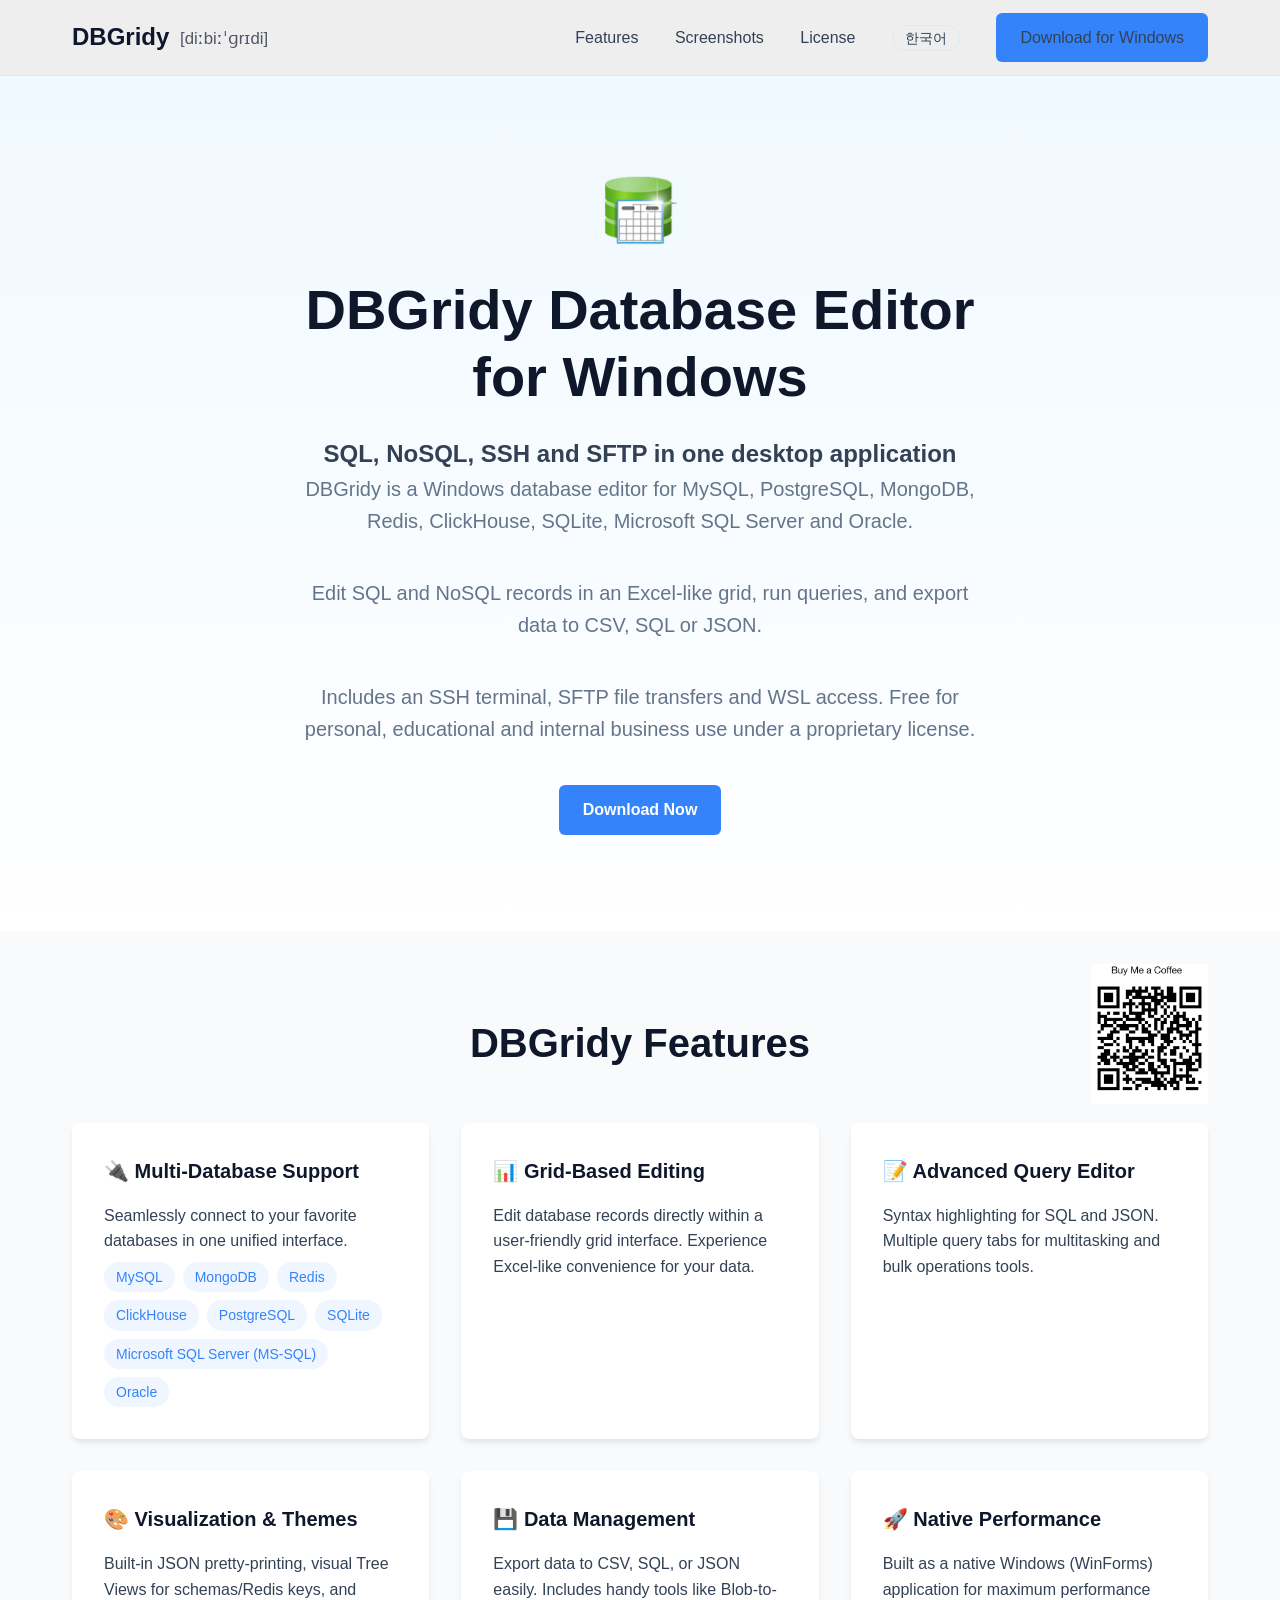
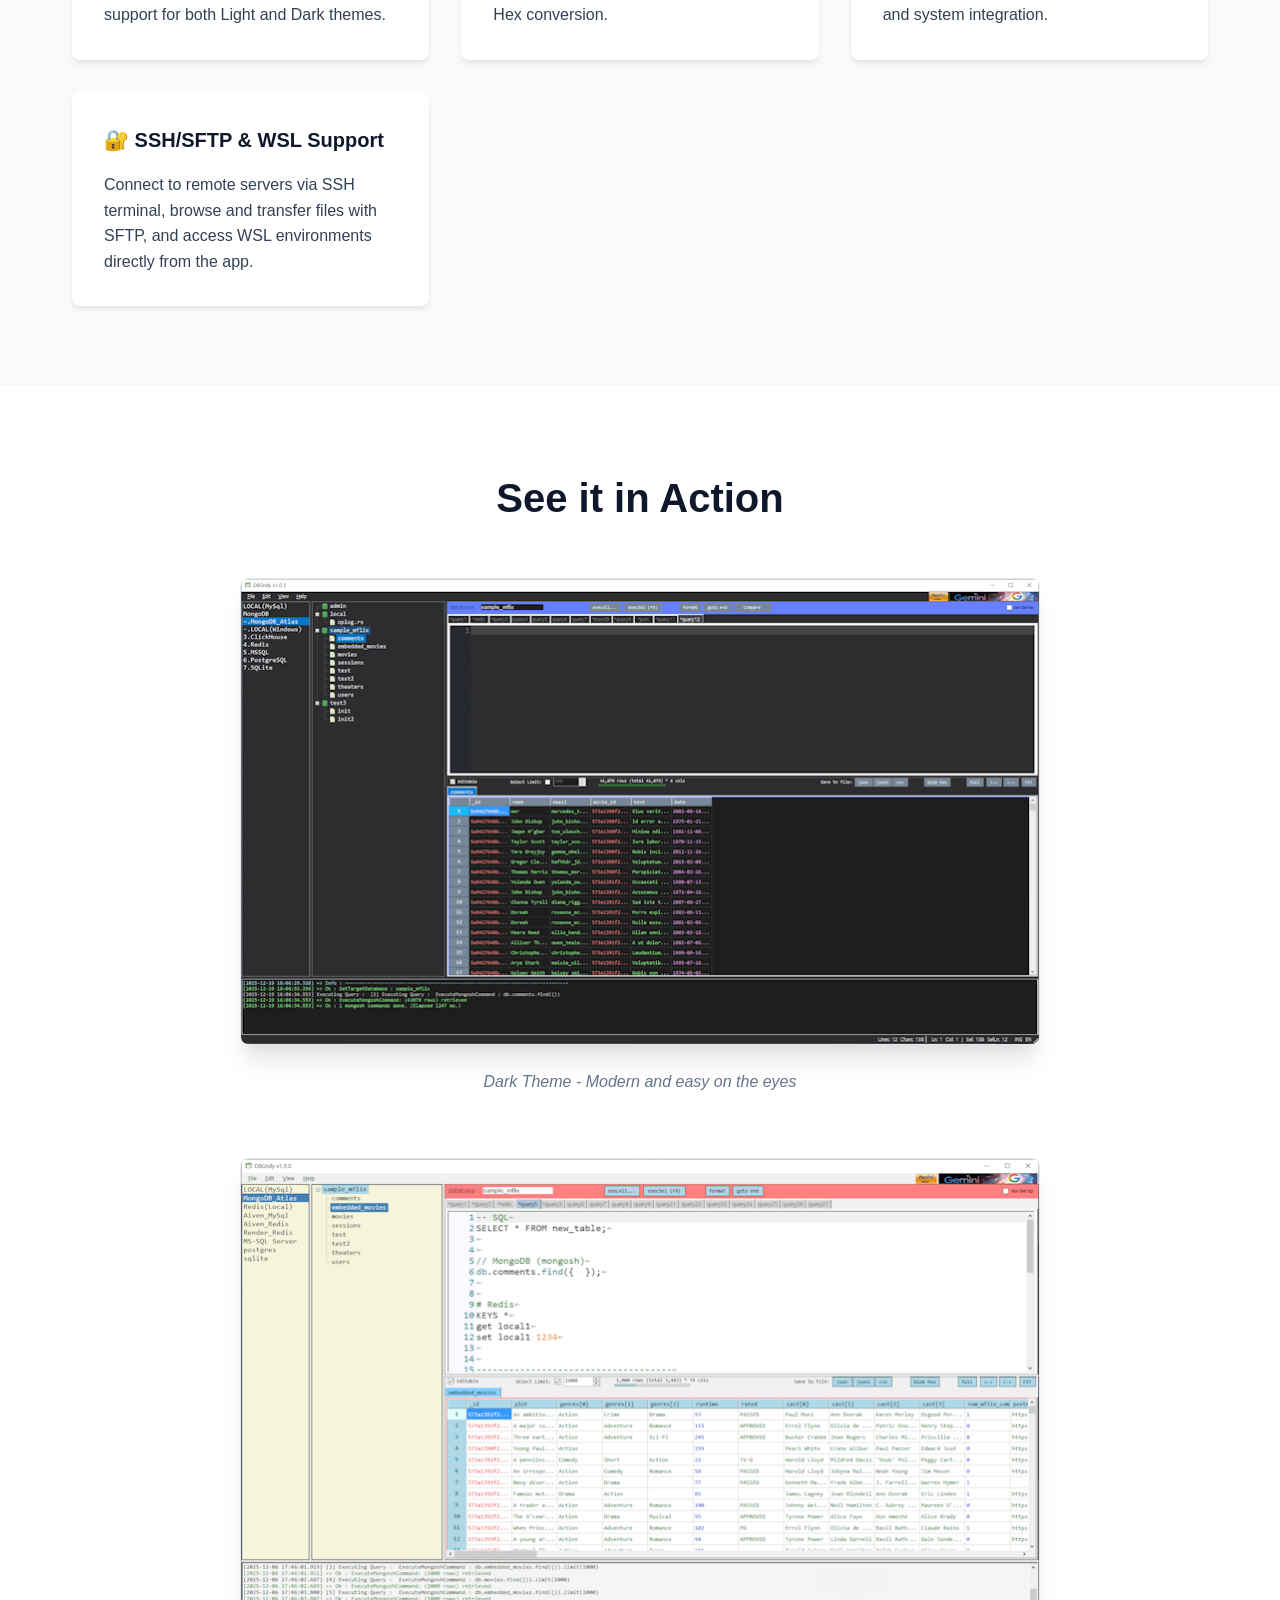
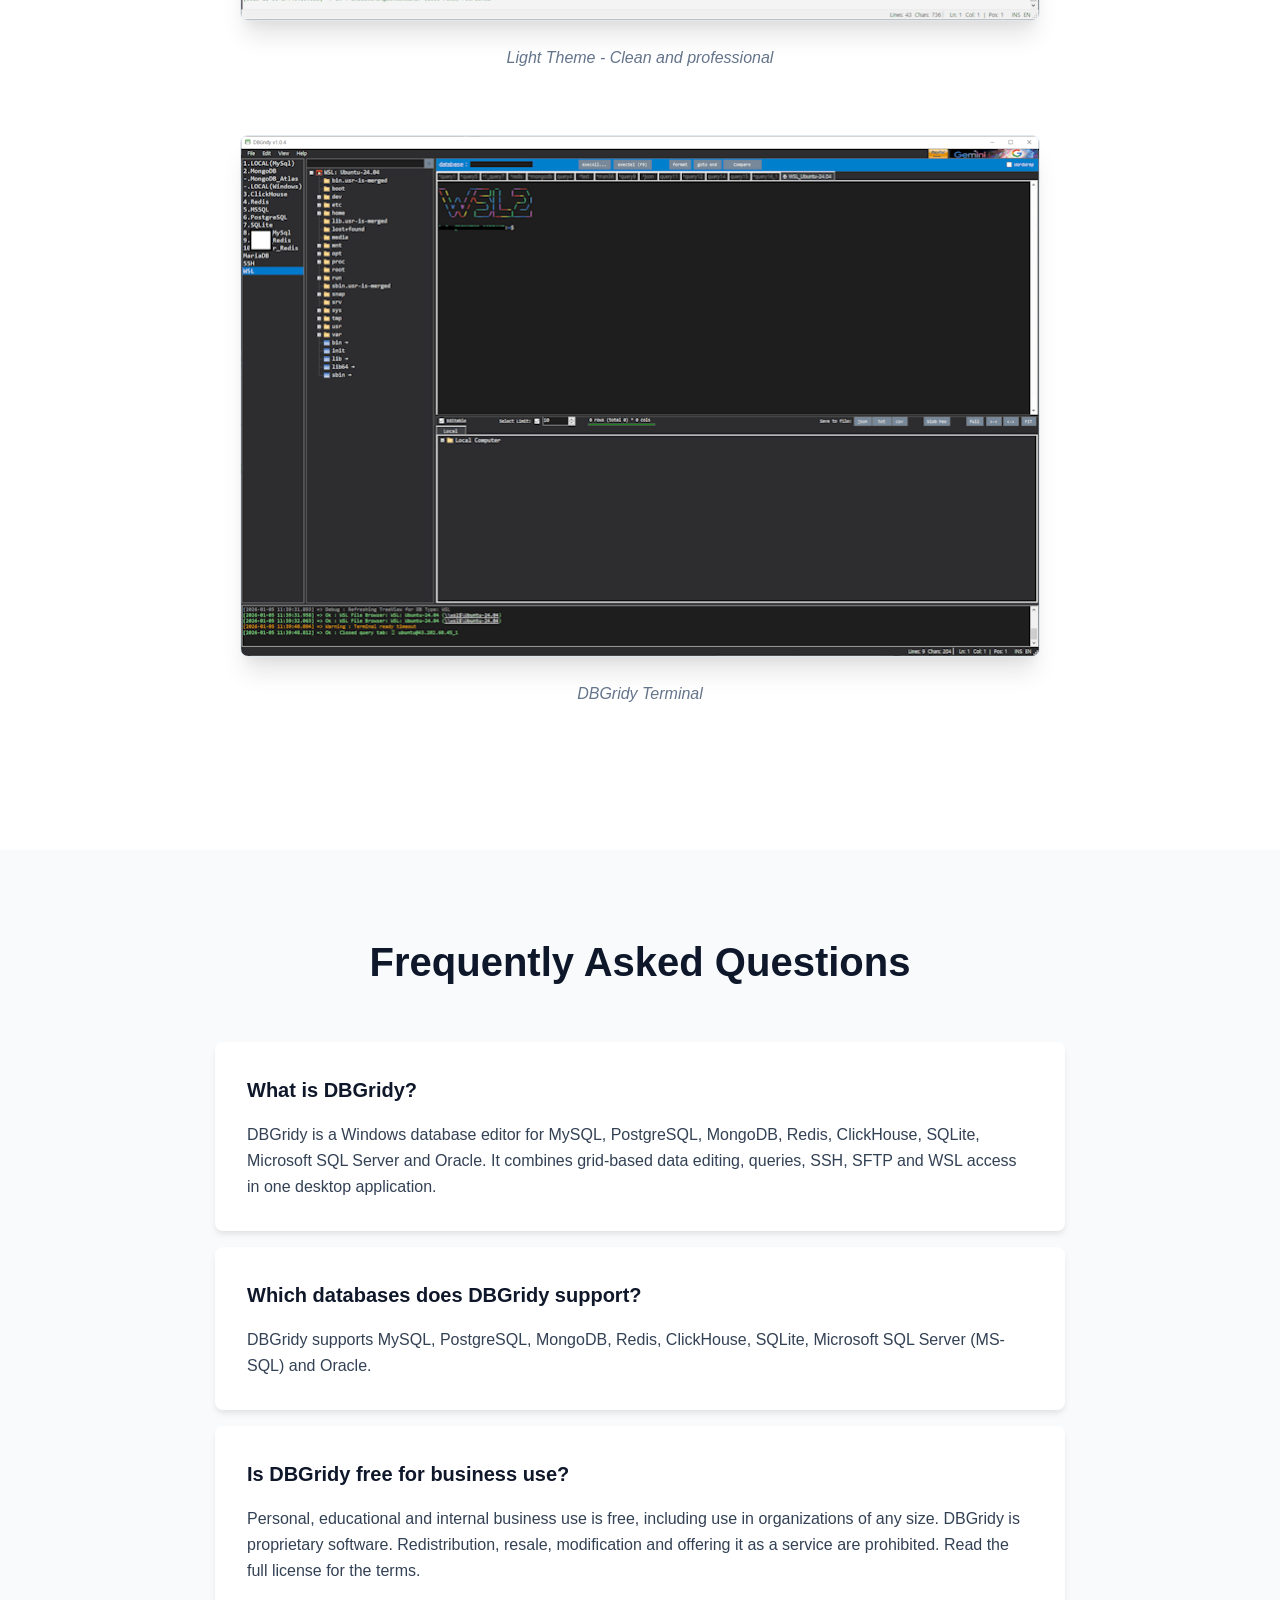
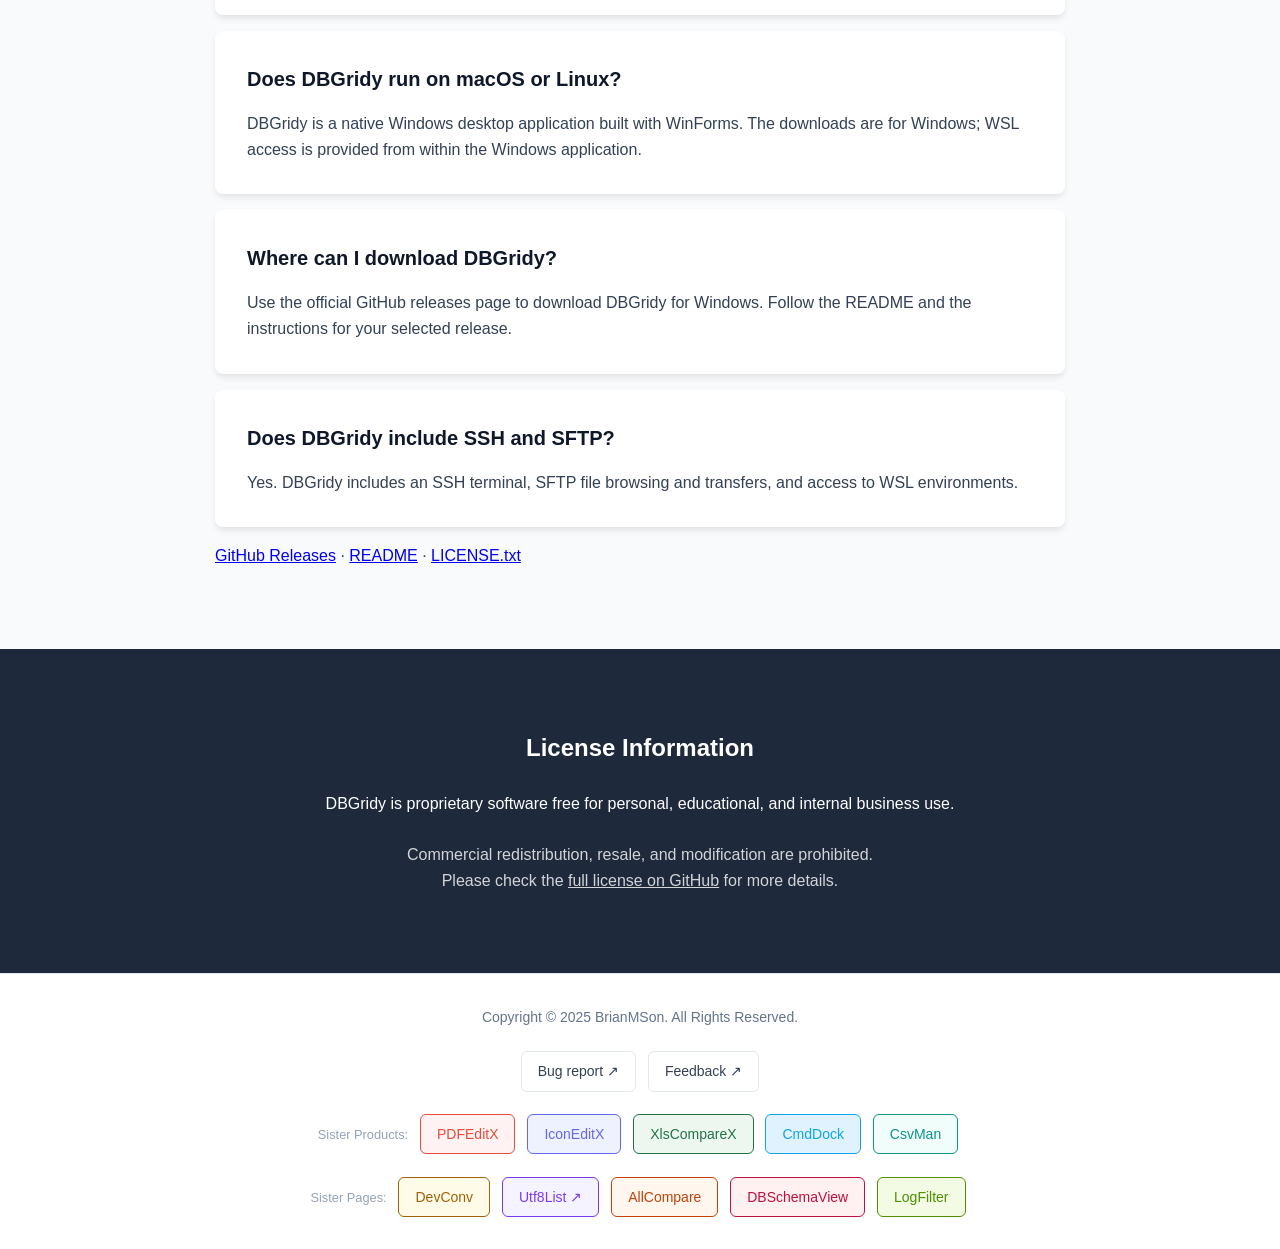
<file: index.html>
<!DOCTYPE html>
<html lang="en">
<head>
    <meta charset="UTF-8">
    <!-- Google tag (gtag.js) -->
    <script async src="https://www.googletagmanager.com/gtag/js?id=G-R4N5EPFZ1L"></script>
    <script>
      window.dataLayer = window.dataLayer || [];
      function gtag(){dataLayer.push(arguments);}
      gtag('js', new Date());

      gtag('config', 'G-R4N5EPFZ1L');
    </script>

    <!-- Google Tag Manager -->
    <script>(function(w,d,s,l,i){w[l]=w[l]||[];w[l].push({'gtm.start':
    new Date().getTime(),event:'gtm.js'});var f=d.getElementsByTagName(s)[0],
    j=d.createElement(s),dl=l!='dataLayer'?'&l='+l:'';j.async=true;j.src=
    'https://www.googletagmanager.com/gtm.js?id='+i+dl;f.parentNode.insertBefore(j,f);
    })(window,document,'script','dataLayer','GTM-PKTG3C6K');</script>
    <!-- End Google Tag Manager -->

    <meta name="viewport" content="width=device-width, initial-scale=1.0">
    <title>DBGridy | Windows Database Editor, SSH & SFTP Client</title>

    <link rel="icon" href="https://dbgridy.com/favicon-48.png">
    <link rel="shortcut icon" href="/favicon3.ico">

    <meta name="description" content="Edit SQL and NoSQL data in an Excel-like grid on Windows. DBGridy supports MySQL, PostgreSQL, MongoDB, Redis and more, with SSH, SFTP and WSL tools.">
    <meta name="robots" content="index, follow, max-image-preview:large">
    <link rel="canonical" href="https://dbgridy.com/">
    <link rel="alternate" hreflang="en" href="https://dbgridy.com/">
    <link rel="alternate" hreflang="ko" href="https://dbgridy.com/ko/">
    <link rel="alternate" hreflang="x-default" href="https://dbgridy.com/">

    <!-- Open Graph / Facebook -->
    <meta property="og:type" content="website">
    <meta property="og:site_name" content="DBGridy">
    <meta property="og:locale" content="en_US">
    <meta property="og:locale:alternate" content="ko_KR">
    <meta property="og:url" content="https://dbgridy.com/">
    <meta property="og:title" content="DBGridy | Windows Database Editor, SSH & SFTP Client">
    <meta property="og:description" content="Edit SQL and NoSQL data in an Excel-like grid on Windows. DBGridy supports MySQL, PostgreSQL, MongoDB, Redis and more, with SSH, SFTP and WSL tools.">
    <meta property="og:image" content="https://dbgridy.com/dbgridy-dark.png">
    <meta property="og:image:alt" content="DBGridy database editor with a dark theme">

    <!-- Twitter -->
    <meta property="twitter:card" content="summary_large_image">
    <meta property="twitter:url" content="https://dbgridy.com/">
    <meta property="twitter:title" content="DBGridy | Windows Database Editor, SSH & SFTP Client">
    <meta property="twitter:description" content="Edit SQL and NoSQL data in an Excel-like grid on Windows. DBGridy supports MySQL, PostgreSQL, MongoDB, Redis and more, with SSH, SFTP and WSL tools.">
    <meta property="twitter:image" content="https://dbgridy.com/dbgridy-dark.png">
    <meta property="twitter:image:alt" content="DBGridy database editor with a dark theme">

    <!-- Structured Data -->
    <script type="application/ld+json">
{
  "@context": "https://schema.org",
  "@graph": [
    {
      "@type": "WebSite",
      "@id": "https://dbgridy.com/#website",
      "url": "https://dbgridy.com/",
      "name": "DBGridy",
      "inLanguage": [
        "en",
        "ko"
      ]
    },
    {
      "@type": "WebPage",
      "@id": "https://dbgridy.com/#webpage",
      "url": "https://dbgridy.com/",
      "name": "DBGridy | Windows Database Editor, SSH & SFTP Client",
      "description": "Edit SQL and NoSQL data in an Excel-like grid on Windows. DBGridy supports MySQL, PostgreSQL, MongoDB, Redis and more, with SSH, SFTP and WSL tools.",
      "inLanguage": "en",
      "isPartOf": {
        "@id": "https://dbgridy.com/#website"
      },
      "about": {
        "@id": "https://dbgridy.com/#software"
      }
    },
    {
      "@type": "SoftwareApplication",
      "@id": "https://dbgridy.com/#software",
      "name": "DBGridy",
      "url": "https://dbgridy.com/",
      "operatingSystem": "Windows",
      "applicationCategory": "DeveloperApplication",
      "description": "DBGridy is a Windows database editor for MySQL, PostgreSQL, MongoDB, Redis, ClickHouse, SQLite, Microsoft SQL Server and Oracle.",
      "image": "https://dbgridy.com/dbgridy192.png",
      "screenshot": [
        "https://dbgridy.com/dbgridy-dark.png",
        "https://dbgridy.com/dbgridy-light.png",
        "https://dbgridy.com/terminal.png"
      ],
      "downloadUrl": "https://github.com/BrianMSon/DBGridy/releases",
      "license": "https://github.com/BrianMSon/DBGridy/blob/main/LICENSE.txt",
      "author": {
        "@type": "Person",
        "name": "BrianMSon",
        "url": "https://github.com/BrianMSon"
      },
      "offers": {
        "@type": "Offer",
        "price": "0",
        "priceCurrency": "USD",
        "url": "https://github.com/BrianMSon/DBGridy/releases"
      },
      "featureList": [
        "MySQL",
        "MongoDB",
        "Redis",
        "ClickHouse",
        "PostgreSQL",
        "SQLite",
        "Microsoft SQL Server",
        "Oracle",
        "Grid-based data editing",
        "SQL and JSON query editor",
        "CSV, SQL and JSON export",
        "SSH terminal",
        "SFTP",
        "WSL",
        "Light and dark themes"
      ]
    }
  ]
}
    </script>

    <style>
        :root {
            --primary-color: #3583fb;
            --secondary-color: #1e293b;
            --text-color: #334155;
            --light-bg: #f8fafc;
            --white: #ffffff;
            --gray: #eeeeee;
            --dark-text: #0f172a;
            --border-color: #e2e8f0;
        }

        * {
            margin: 0;
            padding: 0;
            box-sizing: border-box;
        }

        body {
            font-family: -apple-system, BlinkMacSystemFont, "Segoe UI", Roboto, Helvetica, Arial, sans-serif;
            line-height: 1.6;
            color: var(--text-color);
            background-color: var(--white);
        }

        body.lang-ko {
            font-family: "Pretendard", -apple-system, BlinkMacSystemFont, "Segoe UI", Roboto, Helvetica, Arial, sans-serif;
        }

        body.lang-ko .btn-primary {
            font-weight: 700;
            font-size: 1.05rem;
        }

        body.lang-ko .hero h1,
        body.lang-ko .hero p {
            word-break: keep-all;
        }

        header {
            background-color: var(--gray);
            border-bottom: 1px solid var(--border-color);
            position: sticky;
            top: 0;
            z-index: 100;
        }

        .container {
            max-width: 1200px;
            margin: 0 auto;
            padding: 0 2rem;
        }

        nav {
            display: flex;
            justify-content: space-between;
            align-items: center;
            padding-top: 0.8rem;
            padding-bottom: 0.8rem;
        }

        .logo {
            font-size: 1.5rem;
            font-weight: 800;
            color: var(--dark-text);
            text-decoration: none;
            cursor: pointer;
        }

        .phonetic {
            font-size: 0.7em;
            font-weight: 400;
            vertical-align: middle;
            opacity: 0.7;
            margin-left: 0.25rem;
        }

        .nav-links a {
            margin-left: 2rem;
            text-decoration: none;
            color: var(--text-color);
            font-weight: 500;
            transition: color 0.2s;
        }

        .nav-links a:hover {
            color: var(--primary-color);
        }

        .lang-switch {
            margin-left: 2rem;
            font-size: 0.9rem;
            border: 1px solid var(--border-color);
            padding: 0.25rem 0.75rem;
            border-radius: 20px;
            cursor: pointer;
        }

        .btn-primary {
            background-color: var(--primary-color);
            color: var(--white);
            padding: 0.75rem 1.5rem;
            border-radius: 6px;
            text-decoration: none;
            font-weight: 600;
            transition: background-color 0.2s;
            display: inline-block;
        }

        .btn-primary:hover {
            background-color: #1d5ee8;
        }

        /* Hero Section */
        .hero {
            padding: 6rem 0;
            text-align: center;
            background: linear-gradient(to bottom, #f0f9ff, #ffffff);
        }

        .hero h1 {
            font-size: 3.5rem;
            font-weight: 800;
            color: var(--dark-text);
            margin-bottom: 1.5rem;
            line-height: 1.2;
        }

        .hero p {
            font-size: 1.25rem;
            color: #64748b;
            max-width: 700px;
            margin: 0 auto 2.5rem;
        }

        .hero-icon {
            width: 80px;
            height: 80px;
            margin-bottom: 1.5rem;
            display: block;
            margin-left: auto;
            margin-right: auto;
        }

        /* Features Section */
        .features {
            padding: 5rem 0;
            background-color: var(--light-bg);
        }

        .section-title {
            text-align: center;
            font-size: 2.5rem;
            color: var(--dark-text);
            margin-bottom: 3rem;
        }

        .grid {
            display: grid;
            grid-template-columns: repeat(auto-fit, minmax(300px, 1fr));
            gap: 2rem;
        }

        .card {
            background: var(--white);
            padding: 2rem;
            border-radius: 8px;
            box-shadow: 0 4px 6px -1px rgba(0, 0, 0, 0.1);
            transition: transform 0.2s;
        }

        .card:hover {
            transform: translateY(-5px);
        }

        .card h3 {
            font-size: 1.25rem;
            margin-bottom: 1rem;
            color: var(--dark-text);
        }

        .db-list {
            list-style: none;
            display: flex;
            flex-wrap: wrap;
            gap: 0.5rem;
            margin-top: 0.5rem;
        }

        .db-tag {
            background: #eff6ff;
            color: var(--primary-color);
            padding: 0.25rem 0.75rem;
            border-radius: 15px;
            font-size: 0.875rem;
            font-weight: 500;
        }

        .buy-coffee-header {
            display: flex;
            justify-content: center;
            align-items: center;
            position: relative;
        }

        .buy-coffee-link {
            position: absolute;
            right: 0;
        }

        .buy-coffee-link img {
            height: 140px;
        }

        /* Screenshots Section */
        .screenshots {
            padding: 5rem 0;
        }

        .screenshot-container {
            text-align: center;
            margin-bottom: 4rem;
        }

        .screenshot-container img {
            max-width: 100%;
            height: auto;
            border-radius: 8px;
            box-shadow: 0 20px 25px -5px rgba(0, 0, 0, 0.1), 0 10px 10px -5px rgba(0, 0, 0, 0.04);
            border: 1px solid var(--border-color);
        }

        .screenshot-label {
            margin-top: 1rem;
            color: #64748b;
            font-style: italic;
        }

        /* License Section */
        .license-info {
            padding: 5rem 0;
            background-color: var(--secondary-color);
            color: var(--white);
            text-align: center;
        }

        .license-info h2 {
            color: var(--white);
            margin-bottom: 1.5rem;
        }

        .license-content {
            max-width: 800px;
            margin: 0 auto;
        }

        .license-content a {
            color: var(--white);
            text-decoration: underline;
        }

        .license-sub {
            opacity: 0.8;
        }

        .faq-list { max-width: 850px; margin: 0 auto; display: grid; gap: 1rem; }

        /* Footer */
        footer {
            padding: 2rem 0;
            border-top: 1px solid var(--border-color);
            text-align: center;
            color: #64748b;
            font-size: 0.875rem;
        }

        @media (max-width: 768px) {
            .buy-coffee-header {
                flex-direction: column;
            }

            .buy-coffee-link {
                position: static;
                margin-top: 1rem;
            }

            .hero h1 {
                font-size: 2.5rem;
            }

            .nav-links a:not(.lang-switch):not(.btn-primary) {
                display: none;
            }

            .nav-links {
                gap: 10px;
            }

            .nav-links a {
                margin-left: 0 !important;
            }

            .lang-switch {
                margin: 0;
                padding: 0.4rem 0.6rem;
            }

            .btn-primary {
                padding: 0.5rem 1rem;
                font-size: 0.9rem;
            }
        }

        .button-link {
            background-color: var(--white);
            border: 1px solid var(--border-color);
            color: var(--text-color);
            cursor: pointer;
            text-decoration: none;
            padding: 0.5rem 1rem;
            border-radius: 6px;
            font-size: 0.875rem;
            font-family: inherit;
            transition: all 0.2s ease;
            margin: 0 0.25rem;
            display: inline-block;
        }

        .button-link:hover {
            border-color: var(--primary-color);
            color: var(--primary-color);
            background-color: #f0f9ff;
        }
    </style>
</head>
<body class="lang-en">
    <!-- Google Tag Manager (noscript) -->
    <noscript><iframe src="https://www.googletagmanager.com/ns.html?id=GTM-PKTG3C6K"
    height="0" width="0" style="display:none;visibility:hidden"></iframe></noscript>
    <!-- End Google Tag Manager (noscript) -->

    <header>
        <div class="container">
            <nav>
                <a class="logo" href="/">DBGridy <span class="phonetic" data-i18n="phonetic">[diːbiːˈɡrɪdi]</span></a>
                <div class="nav-links">
                    <a href="#features" data-i18n="nav.features">Features</a>
                    <a href="#screenshots" data-i18n="nav.screenshots">Screenshots</a>
                    <a href="#license" data-i18n="nav.license">License</a>
                    <a href="/ko/" class="lang-switch" data-i18n="nav.langSwitch">한국어</a>
                    <a href="https://github.com/BrianMSon/DBGridy/releases" class="btn-primary" data-i18n="nav.download">Download for Windows</a>
                </div>
            </nav>
        </div>
    </header>

    <main>
    <section class="hero">
        <div class="container">
            <img width="192" height="192" src="/dbgridy192.png" alt="DBGridy Icon" class="hero-icon">
            <h1 data-i18n="hero.title">DBGridy Database Editor<br>for Windows</h1>
            <h2 data-i18n="hero.subtitle">SQL, NoSQL, SSH and SFTP in one desktop application</h2>
            <p data-i18n="hero.desc1">DBGridy is a Windows database editor for MySQL, PostgreSQL, MongoDB, Redis, ClickHouse, SQLite, Microsoft SQL Server and Oracle.</p>
            <p data-i18n="hero.desc2">Edit SQL and NoSQL records in an Excel-like grid, run queries, and export data to CSV, SQL or JSON.</p>
            <p data-i18n="hero.desc3">Includes an SSH terminal, SFTP file transfers and WSL access. Free for personal, educational and internal business use under a proprietary license.</p>
            <a href="https://github.com/BrianMSon/DBGridy/releases" class="btn-primary" data-i18n="hero.downloadBtn">Download Now</a>
        </div>
    </section>

    <section id="features" class="features">
        <div class="container">
            <h2 class="section-title buy-coffee-header">
                <span data-i18n="features.title">DBGridy Features</span>
                <a href="https://www.paypal.com/ncp/payment/YHJZY5GCV2ZAA" target="_blank" class="buy-coffee-link">
                    <img src="/buymeacoffee-brianmson.jpg" alt="Buy Me A Coffee">
                </a>
            </h2>
            <div class="grid">
                <div class="card">
                    <h3 data-i18n="features.multiDb.title">🔌 Multi-Database Support</h3>
                    <p data-i18n="features.multiDb.desc">Seamlessly connect to your favorite databases in one unified interface.</p>
                    <div class="db-list">
                        <span class="db-tag">MySQL</span>
                        <span class="db-tag">MongoDB</span>
                        <span class="db-tag">Redis</span>
                        <span class="db-tag">ClickHouse</span>
                        <span class="db-tag">PostgreSQL</span>
                        <span class="db-tag">SQLite</span>
                        <span class="db-tag">Microsoft SQL Server (MS-SQL)</span>
                        <span class="db-tag">Oracle</span>
                    </div>
                </div>

                <div class="card">
                    <h3 data-i18n="features.grid.title">📊 Grid-Based Editing</h3>
                    <p data-i18n="features.grid.desc">Edit database records directly within a user-friendly grid interface. Experience Excel-like convenience for your data.</p>
                </div>

                <div class="card">
                    <h3 data-i18n="features.query.title">📝 Advanced Query Editor</h3>
                    <p data-i18n="features.query.desc">Syntax highlighting for SQL and JSON. Multiple query tabs for multitasking and bulk operations tools.</p>
                </div>

                <div class="card">
                    <h3 data-i18n="features.visual.title">🎨 Visualization & Themes</h3>
                    <p data-i18n="features.visual.desc">Built-in JSON pretty-printing, visual Tree Views for schemas/Redis keys, and support for both Light and Dark themes.</p>
                </div>

                <div class="card">
                    <h3 data-i18n="features.data.title">💾 Data Management</h3>
                    <p data-i18n="features.data.desc">Export data to CSV, SQL, or JSON easily. Includes handy tools like Blob-to-Hex conversion.</p>
                </div>

                <div class="card">
                    <h3 data-i18n="features.native.title">🚀 Native Performance</h3>
                    <p data-i18n="features.native.desc">Built as a native Windows (WinForms) application for maximum performance and system integration.</p>
                </div>

                <div class="card">
                    <h3 data-i18n="features.ssh.title">🔐 SSH/SFTP & WSL Support</h3>
                    <p data-i18n="features.ssh.desc">Connect to remote servers via SSH terminal, browse and transfer files with SFTP, and access WSL environments directly from the app.</p>
                </div>
            </div>
        </div>
    </section>

    <section id="screenshots" class="screenshots">
        <div class="container">
            <h2 class="section-title" data-i18n="screenshots.title">See it in Action</h2>

            <div class="screenshot-container">
                <img width="800" height="466" loading="lazy" decoding="async" src="/dbgridy-dark.png" alt="DBGridy Dark Theme Interface">
                <p class="screenshot-label" data-i18n="screenshots.dark">Dark Theme - Modern and easy on the eyes</p>
            </div>

            <div class="screenshot-container">
                <img width="800" height="462" loading="lazy" decoding="async" src="/dbgridy-light.png" alt="DBGridy Light Theme Interface">
                <p class="screenshot-label" data-i18n="screenshots.light">Light Theme - Clean and professional</p>
            </div>

            <div class="screenshot-container">
                <img width="800" height="522" loading="lazy" decoding="async" src="/terminal.png" alt="DBGridy Terminal">
                <p class="screenshot-label">DBGridy Terminal</p>
            </div>
        </div>
    </section>

    <section id="faq" class="features">
        <div class="container">
            <h2 class="section-title" data-i18n="faq.title">Frequently Asked Questions</h2>
            <div class="faq-list">
                <article class="card">
                    <h3 data-i18n="faq.whatQ">What is DBGridy?</h3>
                    <p data-i18n="faq.whatA">DBGridy is a Windows database editor for MySQL, PostgreSQL, MongoDB, Redis, ClickHouse, SQLite, Microsoft SQL Server and Oracle. It combines grid-based data editing, queries, SSH, SFTP and WSL access in one desktop application.</p>
                </article>
                <article class="card">
                    <h3 data-i18n="faq.dbQ">Which databases does DBGridy support?</h3>
                    <p data-i18n="faq.dbA">DBGridy supports MySQL, PostgreSQL, MongoDB, Redis, ClickHouse, SQLite, Microsoft SQL Server (MS-SQL) and Oracle.</p>
                </article>
                <article class="card">
                    <h3 data-i18n="faq.freeQ">Is DBGridy free for business use?</h3>
                    <p data-i18n="faq.freeA">Personal, educational and internal business use is free, including use in organizations of any size. DBGridy is proprietary software. Redistribution, resale, modification and offering it as a service are prohibited. Read the full license for the terms.</p>
                </article>
                <article class="card">
                    <h3 data-i18n="faq.osQ">Does DBGridy run on macOS or Linux?</h3>
                    <p data-i18n="faq.osA">DBGridy is a native Windows desktop application built with WinForms. The downloads are for Windows; WSL access is provided from within the Windows application.</p>
                </article>
                <article class="card">
                    <h3 data-i18n="faq.downloadQ">Where can I download DBGridy?</h3>
                    <p data-i18n="faq.downloadA">Use the official GitHub releases page to download DBGridy for Windows. Follow the README and the instructions for your selected release.</p>
                </article>
                <article class="card">
                    <h3 data-i18n="faq.toolsQ">Does DBGridy include SSH and SFTP?</h3>
                    <p data-i18n="faq.toolsA">Yes. DBGridy includes an SSH terminal, SFTP file browsing and transfers, and access to WSL environments.</p>
                </article>
                <p><a href="https://github.com/BrianMSon/DBGridy/releases">GitHub Releases</a> · <a href="https://github.com/BrianMSon/DBGridy#readme">README</a> · <a href="https://github.com/BrianMSon/DBGridy/blob/main/LICENSE.txt">LICENSE.txt</a></p>
            </div>
        </div>
    </section>

    <section id="license" class="license-info">
        <div class="container">
            <h2 data-i18n="license.title">License Information</h2>
            <div class="license-content">
                <p data-i18n="license.desc">DBGridy is proprietary software free for personal, educational, and internal business use.</p>
                <br>
                <p class="license-sub" data-i18n-html="license.sub">Commercial redistribution, resale, and modification are prohibited.<br>Please check the <a href="https://github.com/BrianMSon/DBGridy/blob/main/LICENSE.txt" target="_blank">full license on GitHub</a> for more details.</p>
            </div>
        </div>
    </section>

    </main>

    <footer>
        <div class="container">
            <p>
                Copyright © 2025 BrianMSon. All Rights Reserved.
                <br><br>
                <a href="https://github.com/BrianMSon/DBGridy/issues" target="_blank" rel="noopener" class="button-link" data-i18n="footer.bugReport">Bug report <span aria-hidden='true'>↗</span></a>
                <a href="https://github.com/BrianMSon/DBGridy/discussions" target="_blank" rel="noopener" class="button-link" data-i18n="footer.feedback">Feedback <span aria-hidden='true'>↗</span></a>
                <br><br>
                <span style="color: #94a3b8; font-size: 0.8rem;" data-i18n="footer.sisterProduct">Sister Products:</span>
                <a href="/pdfeditx/" class="button-link" style="margin-left: 0.5rem; border-color: #e74c3c; color: #e74c3c; background-color: #fef2f2;">PDFEditX</a>
                <a href="/iconeditx/" class="button-link" style="border-color: #6366f1; color: #6366f1; background-color: #eef2ff;">IconEditX</a>
                <a href="/xlscomparex/" class="button-link" style="border-color: #217346; color: #217346; background-color: #edf7f0;">XlsCompareX</a>
                <a href="/cmddock/" class="button-link" style="border-color: #0ea5e9; color: #0ea5e9; background-color: #e0f2fe;">CmdDock</a>
                <a href="/csvman/" class="button-link" style="border-color: #0d9488; color: #0d9488; background-color: #f0fdfa;">CsvMan</a>
                <br><br>
                <span style="color: #94a3b8; font-size: 0.8rem;" data-i18n="footer.sisterPage">Sister Pages:</span>
                <a href="/devconv/" class="button-link" style="margin-left: 0.5rem; border-color: #a16207; color: #a16207; background-color: #fefce8;">DevConv</a>
                <a href="https://brianmson.github.io/utf8-character-list/" target="_blank" rel="noopener" class="button-link" style="border-color: #7c3aed; color: #7c3aed; background-color: #f5f3ff;">Utf8List <span aria-hidden="true">↗</span></a>
                <a href="/allcompare/" class="button-link" style="border-color: #c2410c; color: #c2410c; background-color: #fff7ed;">AllCompare</a>
                <a href="/dbschemaview/" class="button-link" style="border-color: #be123c; color: #be123c; background-color: #fff1f2;">DBSchemaView</a>
                <a href="/logfilter/" class="button-link" style="border-color: #4e9000; color: #4e9000; background-color: #f3fbe4;">LogFilter</a>
            </p>
        </div>
    </footer>

</body>
</html>
</file>
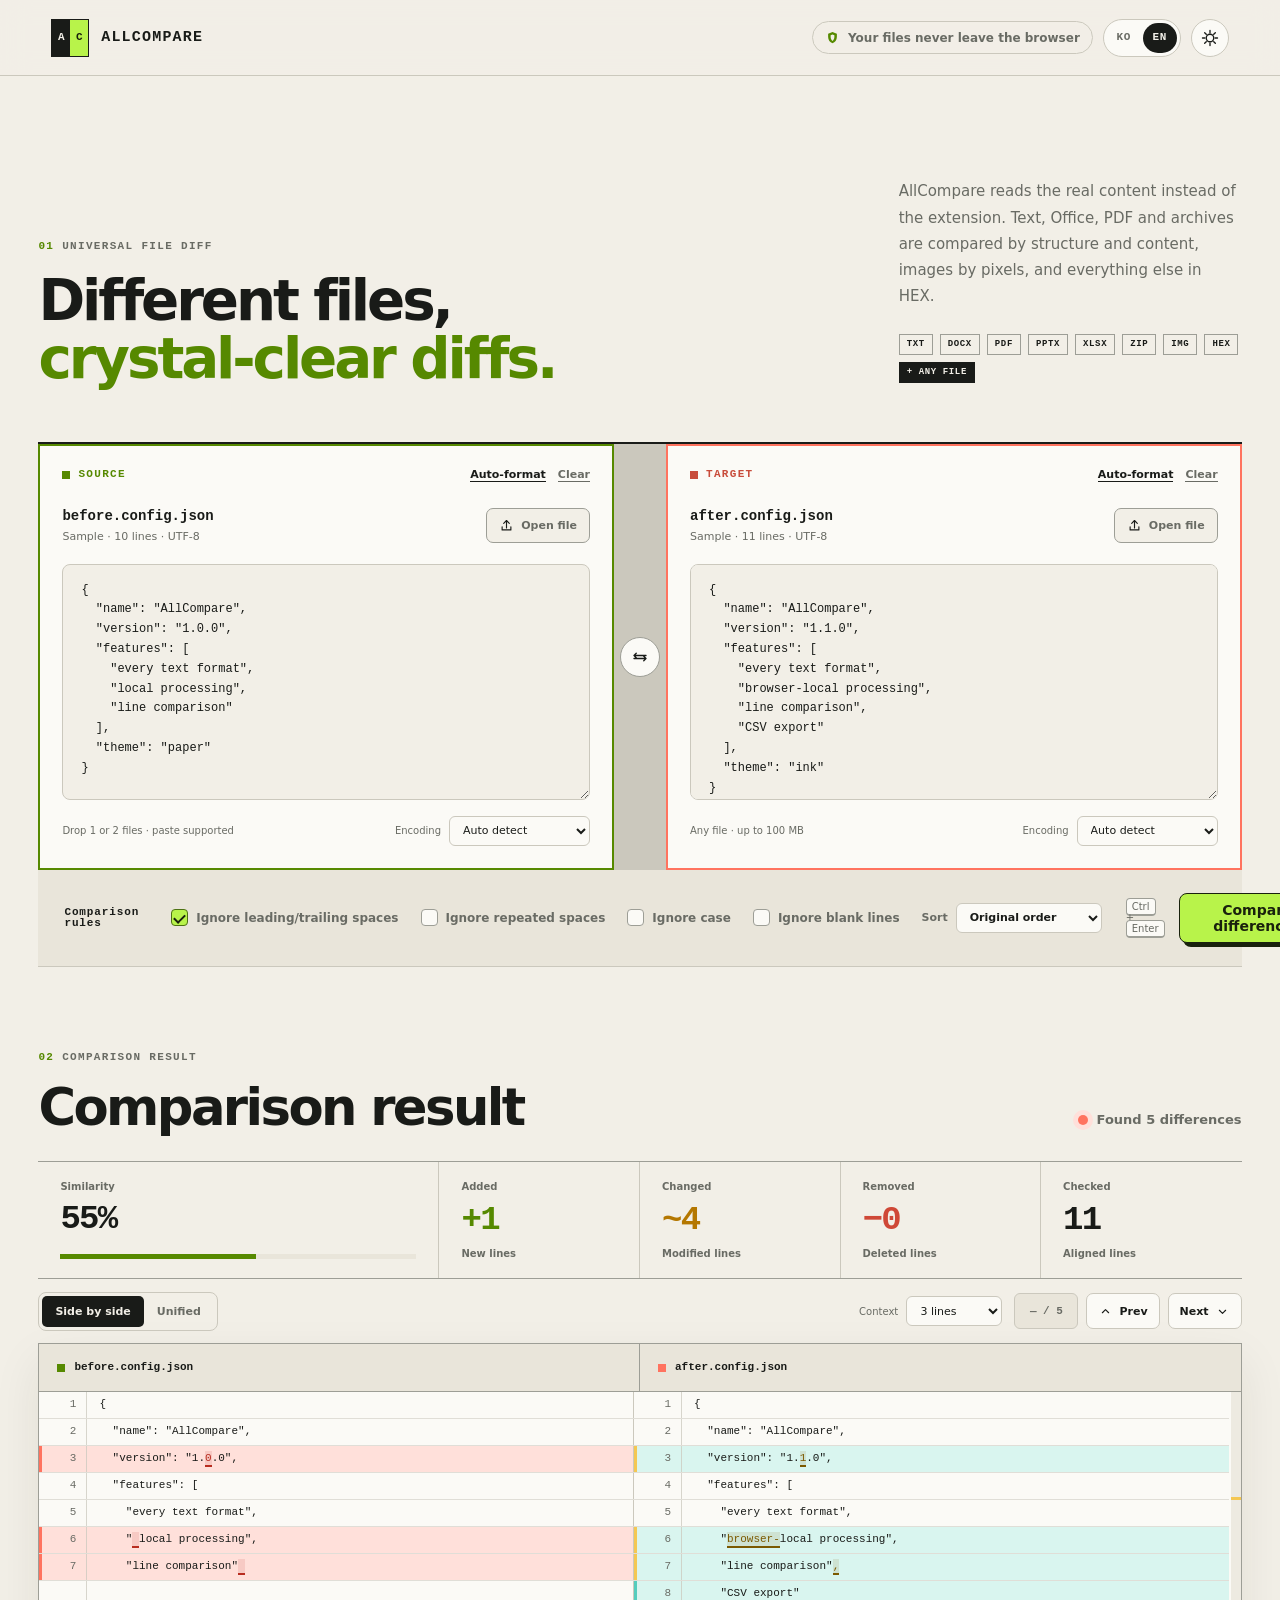
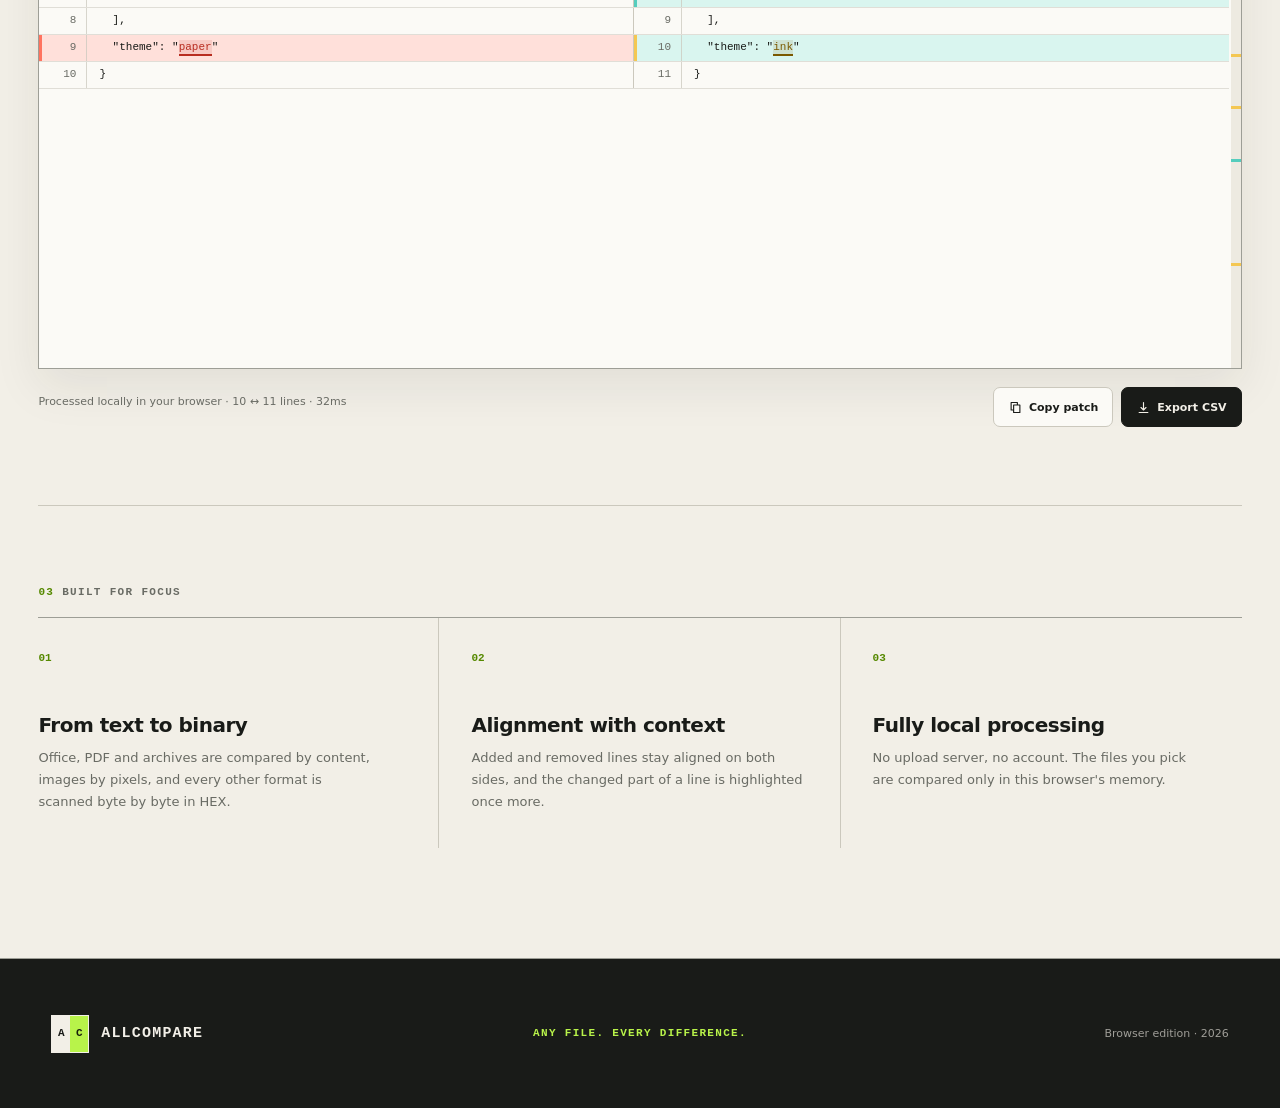
<file: allcompare/index.html>
<!doctype html>
<html lang="ko">
<head>
  <meta charset="utf-8">
  <meta name="viewport" content="width=device-width, initial-scale=1">
  <meta name="description" content="브라우저 안에서 텍스트, 문서, PDF, 압축파일과 모든 바이너리의 차이를 비교하는 AllCompare">
  <meta name="theme-color" content="#f2efe7">
  <title>AllCompare — 모든 파일 비교</title>
  <link rel="icon" href="favicon.svg" type="image/svg+xml">
  <link rel="stylesheet" href="styles.css">
</head>
<body>
  <header class="app-header">
    <a class="brand" href="#" data-i18n-attr="aria-label:header.brandHome">
      <span class="brand-mark" aria-hidden="true">
        <span>A</span>
        <span>C</span>
      </span>
      <span class="brand-name">ALLCOMPARE</span>
    </a>

    <div class="header-actions">
      <span class="privacy-note">
        <svg viewBox="0 0 24 24" aria-hidden="true"><path d="M12 3 5 6v5c0 4.7 2.9 8.7 7 10 4.1-1.3 7-5.3 7-10V6l-7-3Zm0 4.2 3 1.3V11c0 2.7-1.4 5.2-3 6.4-1.6-1.2-3-3.7-3-6.4V8.5l3-1.3Z"/></svg>
        <span data-i18n="header.privacy">파일은 브라우저 밖으로 나가지 않아요</span>
      </span>
      <div class="lang-switch" id="langSwitch" role="group" data-i18n-attr="aria-label:header.language">
        <button type="button" data-lang="ko" data-i18n-attr="title:header.languageKo">KO</button>
        <button type="button" data-lang="en" data-i18n-attr="title:header.languageEn">EN</button>
      </div>
      <button class="icon-button" id="themeButton" type="button" aria-label="다크 모드 전환" data-i18n-attr="title:header.themeTitle" title="화면 테마 전환">
        <svg class="sun-icon" viewBox="0 0 24 24" aria-hidden="true"><path d="M12 7a5 5 0 1 0 0 10 5 5 0 0 0 0-10Zm0-5v3m0 14v3M4.9 4.9 7 7m10 10 2.1 2.1M2 12h3m14 0h3M4.9 19.1 7 17m10-10 2.1-2.1"/></svg>
      </button>
    </div>
  </header>

  <main class="page-shell">
    <section class="hero" aria-labelledby="pageTitle">
      <div>
        <p class="eyebrow"><span>01</span> UNIVERSAL FILE DIFF</p>
        <h1 id="pageTitle" data-i18n-html="hero.title">파일은 달라도,<br><em>차이는 선명하게.</em></h1>
      </div>
      <div class="hero-copy">
        <p data-i18n="hero.copy">확장자 대신 실제 내용을 읽습니다. 텍스트, Office, PDF, 압축파일은 구조와 내용을, 이미지는 픽셀을, 그 밖의 파일은 HEX로 비교하세요.</p>
        <div class="format-row" data-i18n-attr="aria-label:hero.formats">
          <span>TXT</span><span>DOCX</span><span>PDF</span><span>PPTX</span><span>XLSX</span><span>ZIP</span><span>IMG</span><span>HEX</span><span>+ ANY FILE</span>
        </div>
      </div>
    </section>

    <section class="compare-workspace" data-i18n-attr="aria-label:workspace.label">
      <div class="input-grid">
        <article class="file-panel" id="leftDropzone" data-side="left">
          <div class="panel-kicker">
            <span class="side-label source">SOURCE</span>
            <div class="panel-actions">
              <button class="text-button" id="leftFormatButton" type="button" data-i18n="panel.format">자동 정리</button>
              <button class="text-button muted" id="leftClearButton" type="button" data-i18n="panel.clear">비우기</button>
            </div>
          </div>
          <div class="file-title-row">
            <div>
              <strong id="leftFileName">before.config.json</strong>
              <span id="leftFileMeta">샘플 · 10줄 · UTF-8</span>
            </div>
            <label class="file-picker" for="leftFileInput">
              <svg viewBox="0 0 24 24" aria-hidden="true"><path d="M12 16V4m0 0L7.5 8.5M12 4l4.5 4.5M5 14v5h14v-5"/></svg>
              <span data-i18n="panel.open">파일 열기</span>
            </label>
            <input id="leftFileInput" type="file" multiple hidden>
          </div>
          <figure class="image-preview" id="leftImagePreview" hidden>
            <div><img id="leftImage" alt="원본 이미지 미리보기" data-i18n-attr="alt:panel.sourceImageAlt" draggable="false"></div>
            <figcaption id="leftImageCaption"></figcaption>
          </figure>
          <textarea id="leftText" spellcheck="false" data-i18n-attr="aria-label:panel.sourceText;placeholder:panel.textPlaceholder" aria-label="원본 텍스트" placeholder="파일을 놓거나 비교할 텍스트를 붙여넣으세요."></textarea>
          <div class="file-footer">
            <span data-i18n="panel.sourceFooter">파일 1개/2개 드롭 · 붙여넣기 가능</span>
            <label><span data-i18n="panel.encoding">인코딩</span>
              <select id="leftEncoding" data-i18n-attr="aria-label:panel.sourceEncoding" aria-label="원본 파일 인코딩">
                <option value="auto" data-i18n="encoding.auto">자동 감지</option>
                <option value="utf-8">UTF-8</option>
                <option value="euc-kr">EUC-KR</option>
                <option value="utf-16le">UTF-16 LE</option>
                <option value="utf-16be">UTF-16 BE</option>
                <option value="windows-1252">Windows-1252</option>
              </select>
            </label>
          </div>
          <div class="drop-overlay" aria-hidden="true">
            <strong data-i18n="drop.title">한 개 또는 두 파일 놓기</strong>
            <span data-i18n="drop.hint">두 파일이면 SOURCE / TARGET에 자동 배치합니다</span>
          </div>
        </article>

        <button class="swap-button" id="swapButton" type="button" data-i18n-attr="aria-label:swap.label;title:swap.title" aria-label="원본과 대상 바꾸기" title="원본과 대상 바꾸기 · 이 영역에도 파일 드롭 가능">
          <svg viewBox="0 0 24 24" aria-hidden="true"><path d="m7 7-3 3 3 3m-3-3h16M17 17l3-3-3-3m3 3H4"/></svg>
        </button>

        <article class="file-panel" id="rightDropzone" data-side="right">
          <div class="panel-kicker">
            <span class="side-label target">TARGET</span>
            <div class="panel-actions">
              <button class="text-button" id="rightFormatButton" type="button" data-i18n="panel.format">자동 정리</button>
              <button class="text-button muted" id="rightClearButton" type="button" data-i18n="panel.clear">비우기</button>
            </div>
          </div>
          <div class="file-title-row">
            <div>
              <strong id="rightFileName">after.config.json</strong>
              <span id="rightFileMeta">샘플 · 11줄 · UTF-8</span>
            </div>
            <label class="file-picker" for="rightFileInput">
              <svg viewBox="0 0 24 24" aria-hidden="true"><path d="M12 16V4m0 0L7.5 8.5M12 4l4.5 4.5M5 14v5h14v-5"/></svg>
              <span data-i18n="panel.open">파일 열기</span>
            </label>
            <input id="rightFileInput" type="file" multiple hidden>
          </div>
          <figure class="image-preview" id="rightImagePreview" hidden>
            <div><img id="rightImage" alt="대상 이미지 미리보기" data-i18n-attr="alt:panel.targetImageAlt" draggable="false"></div>
            <figcaption id="rightImageCaption"></figcaption>
          </figure>
          <textarea id="rightText" spellcheck="false" data-i18n-attr="aria-label:panel.targetText;placeholder:panel.textPlaceholder" aria-label="대상 텍스트" placeholder="파일을 놓거나 비교할 텍스트를 붙여넣으세요."></textarea>
          <div class="file-footer">
            <span data-i18n="panel.targetFooter">모든 파일 · 최대 100 MB</span>
            <label><span data-i18n="panel.encoding">인코딩</span>
              <select id="rightEncoding" data-i18n-attr="aria-label:panel.targetEncoding" aria-label="대상 파일 인코딩">
                <option value="auto" data-i18n="encoding.auto">자동 감지</option>
                <option value="utf-8">UTF-8</option>
                <option value="euc-kr">EUC-KR</option>
                <option value="utf-16le">UTF-16 LE</option>
                <option value="utf-16be">UTF-16 BE</option>
                <option value="windows-1252">Windows-1252</option>
              </select>
            </label>
          </div>
          <div class="drop-overlay" aria-hidden="true">
            <strong data-i18n="drop.title">한 개 또는 두 파일 놓기</strong>
            <span data-i18n="drop.hint">두 파일이면 SOURCE / TARGET에 자동 배치합니다</span>
          </div>
        </article>
      </div>

      <div class="compare-controls">
        <fieldset class="option-list">
          <legend data-i18n="options.legend">비교 규칙</legend>
          <label class="check-control"><input id="trimWhitespace" type="checkbox" checked><span data-i18n="options.trim">앞뒤 공백 무시</span></label>
          <label class="check-control"><input id="collapseWhitespace" type="checkbox"><span data-i18n="options.collapse">연속 공백 무시</span></label>
          <label class="check-control"><input id="ignoreCase" type="checkbox"><span data-i18n="options.case">대소문자 무시</span></label>
          <label class="check-control"><input id="ignoreBlank" type="checkbox"><span data-i18n="options.blank">빈 줄 무시</span></label>
          <label class="sort-control">
            <span data-i18n="options.sort">정렬</span>
            <select id="sortMode" data-i18n-attr="aria-label:options.sortLabel" aria-label="정렬 후 비교 기준">
              <option value="none" data-i18n="sort.none">원본 순서</option>
              <option value="line-asc" data-i18n="sort.lineAsc">전체 라인 ↑</option>
              <option value="line-desc" data-i18n="sort.lineDesc">전체 라인 ↓</option>
              <option value="field-asc" data-i18n="sort.fieldAsc">첫 필드 ↑</option>
              <option value="field-desc" data-i18n="sort.fieldDesc">첫 필드 ↓</option>
            </select>
          </label>
        </fieldset>
        <div class="primary-actions">
          <span><kbd>Ctrl</kbd> + <kbd>Enter</kbd></span>
          <button class="compare-button" id="compareButton" type="button">
            <span data-i18n="action.compare">차이 비교하기</span>
            <svg viewBox="0 0 24 24" aria-hidden="true"><path d="M5 12h14m-5-5 5 5-5 5"/></svg>
          </button>
        </div>
      </div>
    </section>

    <section class="results-section" id="resultsSection" aria-labelledby="resultsTitle">
      <div class="results-topline">
        <div>
          <p class="eyebrow"><span>02</span> COMPARISON RESULT</p>
          <h2 id="resultsTitle" data-i18n="results.title">비교 결과</h2>
        </div>
        <div class="result-state" id="resultState">
          <span class="result-dot"></span>
          <strong id="resultStateText">차이 4개를 찾았습니다</strong>
        </div>
      </div>

      <div class="stats-grid" data-i18n-attr="aria-label:results.statsLabel">
        <div class="stat-cell">
          <span data-i18n="stat.similarity">유사도</span>
          <strong id="similarityStat">64%</strong>
          <div class="meter"><i id="similarityMeter" style="width:64%"></i></div>
        </div>
        <div class="stat-cell added">
          <span data-i18n="stat.added">추가</span>
          <strong id="addedStat">+1</strong>
          <small data-i18n="stat.addedNote">새로운 라인</small>
        </div>
        <div class="stat-cell changed">
          <span data-i18n="stat.changed">변경</span>
          <strong id="changedStat">~3</strong>
          <small data-i18n="stat.changedNote">수정된 라인</small>
        </div>
        <div class="stat-cell removed">
          <span data-i18n="stat.removed">삭제</span>
          <strong id="removedStat">−0</strong>
          <small data-i18n="stat.removedNote">사라진 라인</small>
        </div>
        <div class="stat-cell total">
          <span data-i18n="stat.total">검사</span>
          <strong id="totalStat">11</strong>
          <small data-i18n="stat.totalNote">정렬된 라인</small>
        </div>
      </div>

      <div class="result-toolbar">
        <div class="segmented" data-i18n-attr="aria-label:view.label">
          <button type="button" class="active" data-view="split" data-i18n="view.split">나란히</button>
          <button type="button" data-view="unified" data-i18n="view.unified">한 줄로</button>
        </div>
        <div class="toolbar-spacer"></div>
        <label class="compact-field"><span data-i18n="context.label">문맥</span>
          <select id="contextSelect">
            <option value="3" data-i18n="context.3">3줄</option>
            <option value="5" data-i18n="context.5">5줄</option>
            <option value="all" data-i18n="context.all">모두</option>
          </select>
        </label>
        <output class="diff-position" id="diffPosition" aria-live="polite" data-i18n-attr="aria-label:position.label" aria-label="현재 차이 위치">— / 5</output>
        <button class="tool-button" id="prevDiffButton" type="button" data-i18n-attr="title:nav.prevTitle" title="이전 차이">
          <svg viewBox="0 0 24 24" aria-hidden="true"><path d="m7 14 5-5 5 5"/></svg>
          <span data-i18n="nav.prev">이전</span>
        </button>
        <button class="tool-button" id="nextDiffButton" type="button" data-i18n-attr="title:nav.nextTitle" title="다음 차이">
          <span data-i18n="nav.next">다음</span>
          <svg viewBox="0 0 24 24" aria-hidden="true"><path d="m7 10 5 5 5-5"/></svg>
        </button>
      </div>

      <section class="image-diff-panel" id="imageDiffPanel" data-i18n-attr="aria-label:imageDiff.label" hidden>
        <div>
          <span>PIXEL DIFFERENCE</span>
          <strong id="imageDiffTitle" data-i18n="imageDiff.title">시각적 차이 마스크</strong>
          <p id="imageDiffMeta"></p>
        </div>
        <figure>
          <img id="imageDiffImage" alt="변경된 이미지 픽셀을 표시하는 차이 마스크" data-i18n-attr="alt:imageDiff.alt" draggable="false">
        </figure>
      </section>

      <div class="diff-frame">
        <div class="diff-head split-head" id="diffHead">
          <div><span class="source-dot"></span><strong id="leftDiffTitle">before.config.json</strong></div>
          <div><span class="target-dot"></span><strong id="rightDiffTitle">after.config.json</strong></div>
        </div>
        <div class="diff-body" id="diffBody" tabindex="0" data-i18n-attr="aria-label:diff.bodyLabel">
          <div id="diffRows"></div>
          <aside class="diff-map" id="diffMap" data-i18n-attr="aria-label:diff.mapLabel"></aside>
        </div>
      </div>

      <div class="result-footer">
        <p id="resultFootnote" data-i18n="result.footnoteIdle">모든 비교는 이 탭 안에서만 처리됩니다.</p>
        <div>
          <button class="secondary-button" id="copyButton" type="button">
            <svg viewBox="0 0 24 24" aria-hidden="true"><path d="M9 8h10v12H9zM5 4h10v4M5 4v12h4"/></svg>
            <span data-i18n="action.copyPatch">패치 복사</span>
          </button>
          <button class="secondary-button dark" id="exportButton" type="button">
            <svg viewBox="0 0 24 24" aria-hidden="true"><path d="M12 4v12m0 0 4-4m-4 4-4-4M5 20h14"/></svg>
            <span data-i18n="action.exportCsv">CSV 내보내기</span>
          </button>
        </div>
      </div>
    </section>

    <section class="how-it-works" data-i18n-attr="aria-label:features.label">
      <p class="eyebrow"><span>03</span> BUILT FOR FOCUS</p>
      <div class="feature-grid">
        <article><span>01</span><h3 data-i18n="feature.1.title">텍스트부터 바이너리까지</h3><p data-i18n="feature.1.body">Office·PDF·압축파일은 내용을, 이미지는 픽셀을 비교하고 나머지 형식은 전체 바이트를 HEX로 스캔합니다.</p></article>
        <article><span>02</span><h3 data-i18n="feature.2.title">맥락 있는 정렬</h3><p data-i18n="feature.2.body">추가·삭제된 줄을 정렬해 양쪽 위치를 유지하고, 바뀐 구간만 한 번 더 강조합니다.</p></article>
        <article><span>03</span><h3 data-i18n="feature.3.title">완전한 로컬 처리</h3><p data-i18n="feature.3.body">업로드 서버와 계정이 없습니다. 선택한 파일은 현재 브라우저 메모리 안에서만 비교됩니다.</p></article>
      </div>
    </section>
  </main>

  <footer class="site-footer">
    <div class="brand footer-brand"><span class="brand-mark" aria-hidden="true"><span>A</span><span>C</span></span><span class="brand-name">ALLCOMPARE</span></div>
    <p>ANY FILE. EVERY DIFFERENCE.</p>
    <span>Browser edition · 2026</span>
  </footer>

  <div class="toast" id="toast" role="status" aria-live="polite"></div>

  <script src="i18n.js"></script>
  <script src="binary-reader.js"></script>
  <script src="excel-reader.js"></script>
  <script src="app.js"></script>
</body>
</html>
</file>
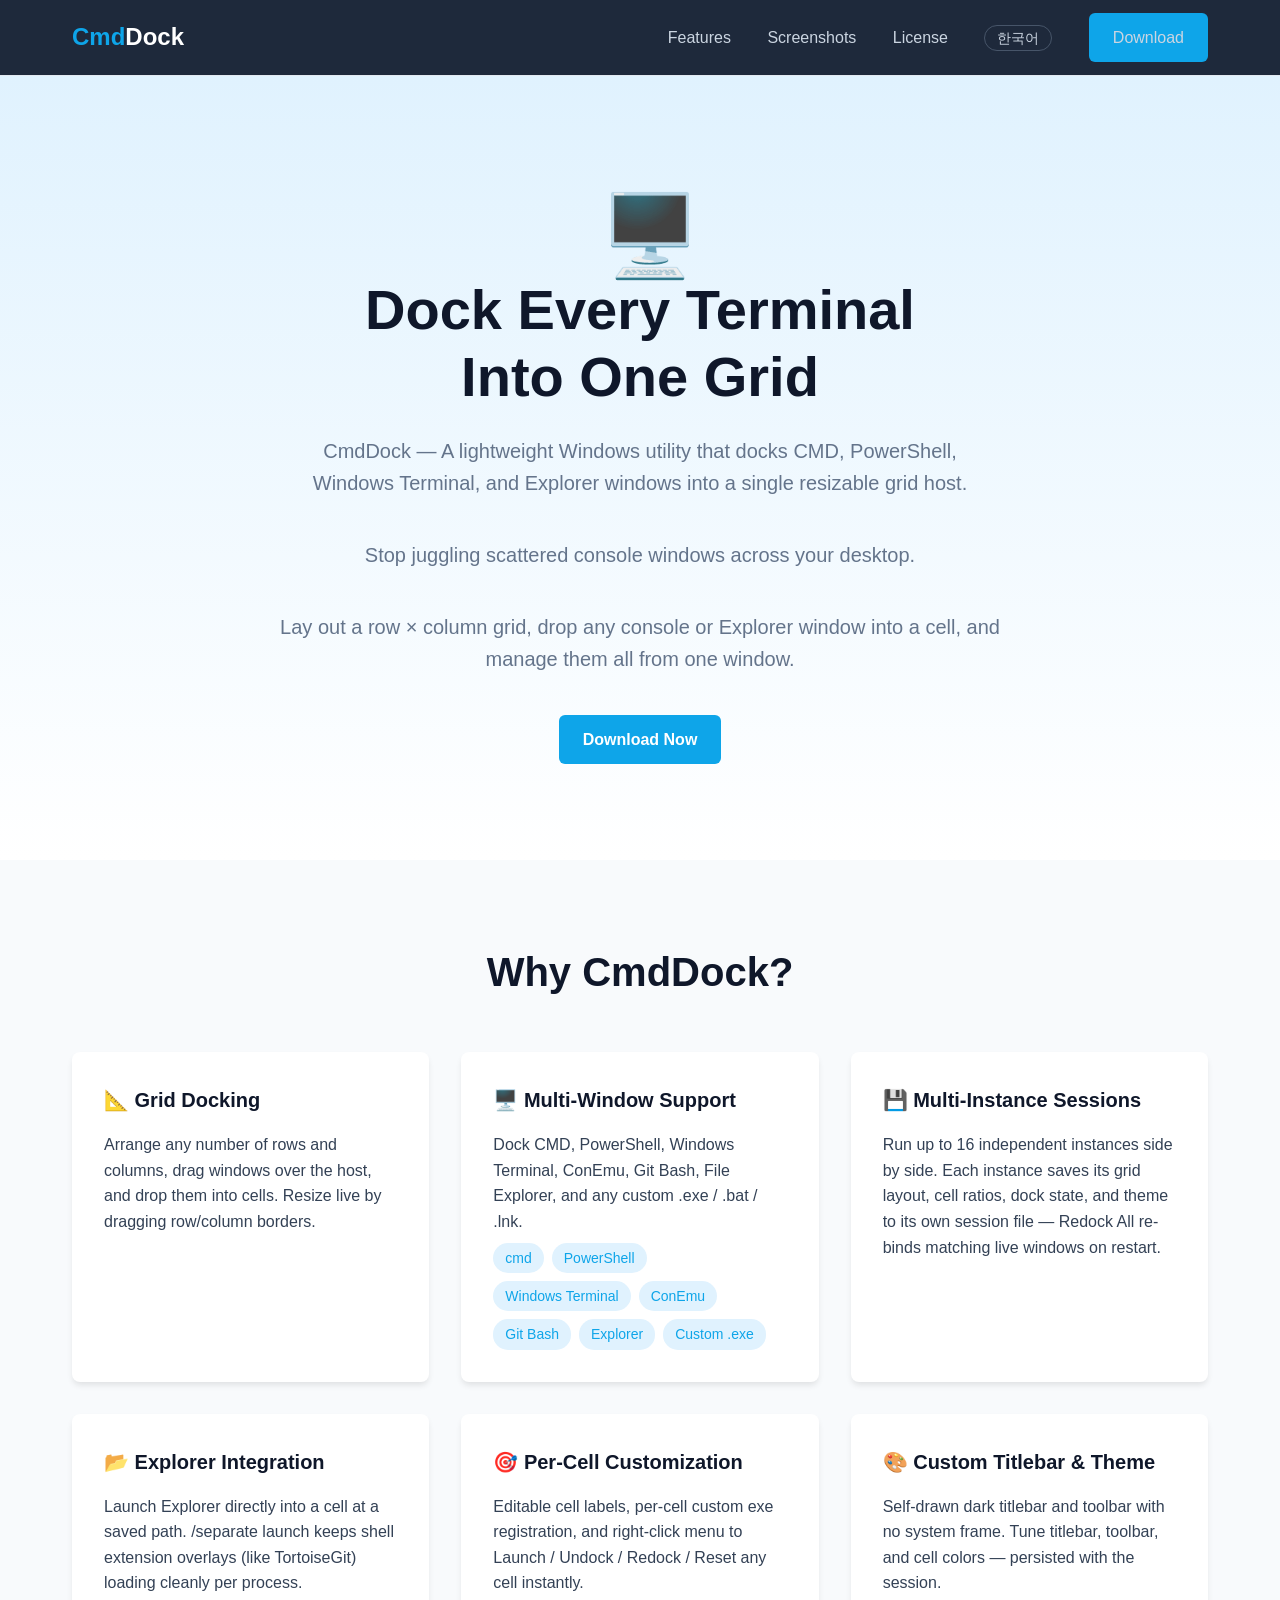
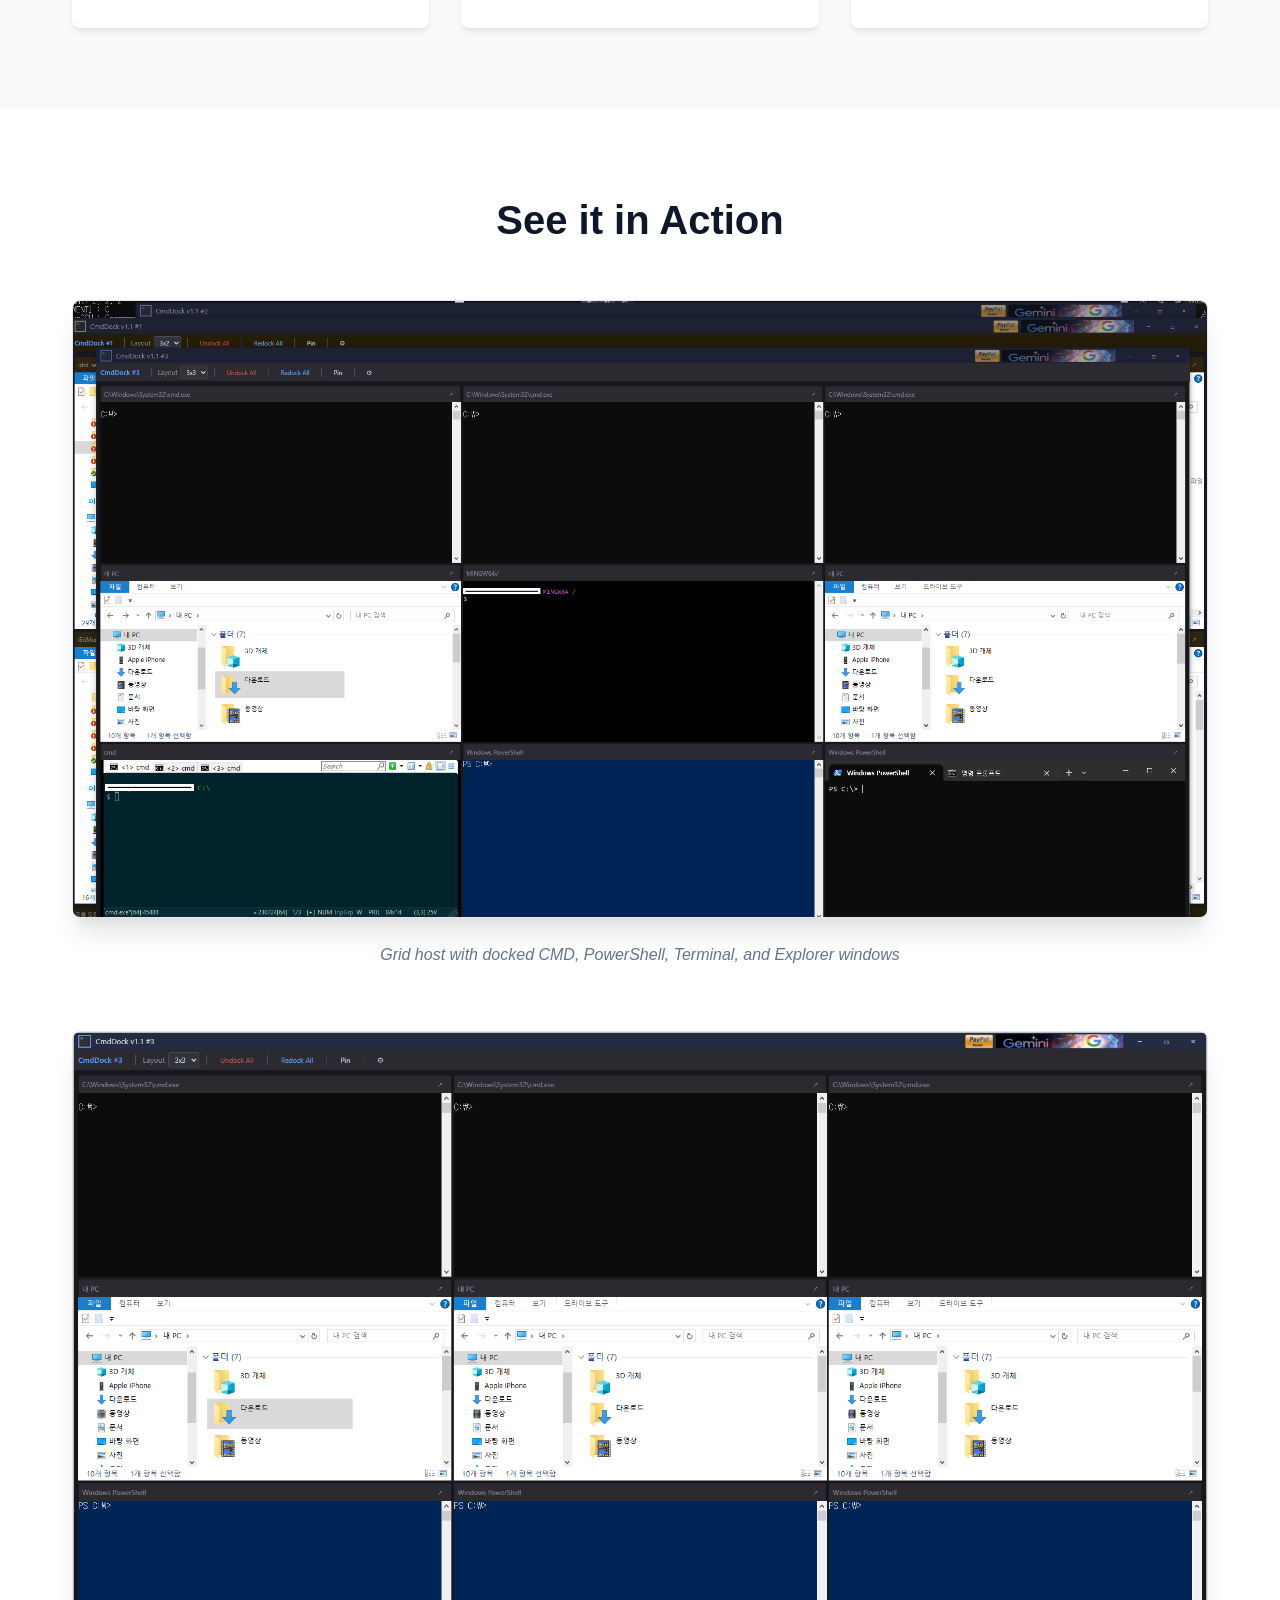
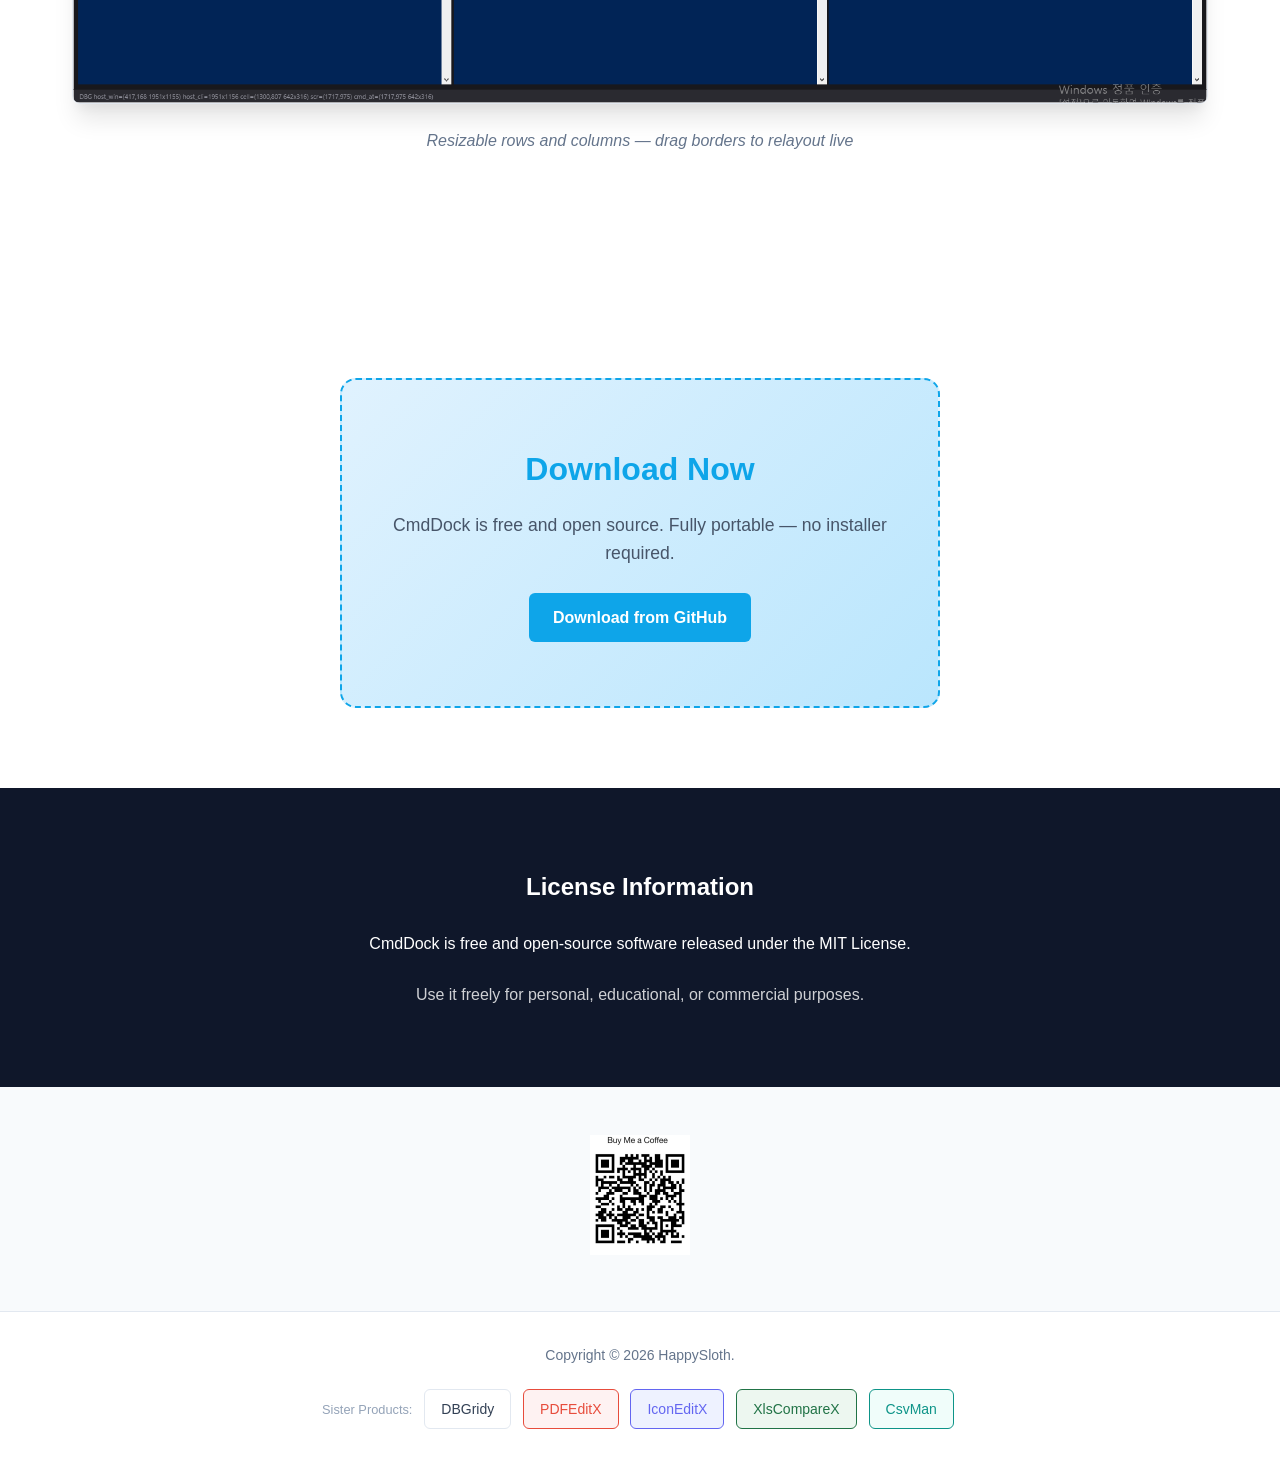
<file: cmddock/index.html>
<!DOCTYPE html>
<html lang="en">
<head>
    <!-- Google tag (gtag.js) -->
    <script async src="https://www.googletagmanager.com/gtag/js?id=G-R4N5EPFZ1L"></script>
    <script>
      window.dataLayer = window.dataLayer || [];
      function gtag(){dataLayer.push(arguments);}
      gtag('js', new Date());

      gtag('config', 'G-R4N5EPFZ1L');
    </script>

    <!-- Google Tag Manager -->
    <script>(function(w,d,s,l,i){w[l]=w[l]||[];w[l].push({'gtm.start':
    new Date().getTime(),event:'gtm.js'});var f=d.getElementsByTagName(s)[0],
    j=d.createElement(s),dl=l!='dataLayer'?'&l='+l:'';j.async=true;j.src=
    'https://www.googletagmanager.com/gtm.js?id='+i+dl;f.parentNode.insertBefore(j,f);
    })(window,document,'script','dataLayer','GTM-PKTG3C6K');</script>
    <!-- End Google Tag Manager -->

    <meta charset="UTF-8">
    <meta name="viewport" content="width=device-width, initial-scale=1.0">
    <title>CmdDock - Dock CMD, PowerShell & Terminal Windows into One Grid</title>

    <link rel="icon" href="https://dbgridy.com/favicon-48.png">
    <link rel="shortcut icon" href="../favicon3.ico">

    <meta name="description" content="CmdDock is a lightweight Windows utility that docks multiple CMD, PowerShell, Windows Terminal, and Explorer windows into a single resizable grid host.">
    <meta name="keywords" content="CmdDock, CMD Dock, PowerShell Dock, Windows Terminal Dock, Terminal Multiplexer Windows, Console Grid, Multi-Terminal, Explorer Dock, Window Tiling, Windows Productivity">
    <meta name="author" content="HappySloth">
    <meta name="robots" content="index, follow">
    <meta name="theme-color" content="#0ea5e9">
    <link rel="canonical" href="https://dbgridy.com/cmddock/">

    <!-- Open Graph / Facebook -->
    <meta property="og:type" content="website">
    <meta property="og:url" content="https://dbgridy.com/cmddock/">
    <meta property="og:site_name" content="CmdDock">
    <meta property="og:locale" content="en_US">
    <meta property="og:locale:alternate" content="ko_KR">
    <meta property="og:title" content="CmdDock - Dock CMD, PowerShell & Terminal Windows into One Grid">
    <meta property="og:description" content="A lightweight Windows utility that docks multiple CMD, PowerShell, Windows Terminal, and Explorer windows into a single resizable grid host.">
    <meta property="og:image" content="https://dbgridy.com/cmddock/screenshot-cmddock.png">

    <!-- Twitter -->
    <meta name="twitter:card" content="summary_large_image">
    <meta name="twitter:url" content="https://dbgridy.com/cmddock/">
    <meta name="twitter:title" content="CmdDock - Dock CMD, PowerShell & Terminal Windows into One Grid">
    <meta name="twitter:description" content="A lightweight Windows utility that docks multiple CMD, PowerShell, Windows Terminal, and Explorer windows into a single resizable grid host.">
    <meta name="twitter:image" content="https://dbgridy.com/cmddock/screenshot-cmddock.png">

    <!-- Structured Data -->
    <script type="application/ld+json">
    {
      "@context": "https://schema.org",
      "@type": "SoftwareApplication",
      "name": "CmdDock",
      "operatingSystem": "Windows",
      "applicationCategory": "DeveloperApplication",
      "offers": {
        "@type": "Offer",
        "price": "0",
        "priceCurrency": "USD"
      },
      "description": "A lightweight Windows utility that docks multiple CMD, PowerShell, Windows Terminal, and Explorer windows into a single resizable grid host.",
      "license": "https://opensource.org/licenses/MIT"
    }
    </script>

    <style>
        :root {
            --primary-color: #0ea5e9;
            --secondary-color: #0f172a;
            --text-color: #334155;
            --light-bg: #f8fafc;
            --white: #ffffff;
            --gray: #1e293b;
            --dark-text: #0f172a;
            --border-color: #e2e8f0;
        }

        * {
            margin: 0;
            padding: 0;
            box-sizing: border-box;
        }

        body {
            font-family: -apple-system, BlinkMacSystemFont, "Segoe UI", Roboto, Helvetica, Arial, "Segoe UI Emoji", "Segoe UI Symbol", "Apple Color Emoji", "Noto Color Emoji", sans-serif;
            line-height: 1.6;
            color: var(--text-color);
            background-color: var(--white);
        }

        body.lang-ko {
            font-family: "Pretendard", -apple-system, BlinkMacSystemFont, "Segoe UI", Roboto, Helvetica, Arial, "Segoe UI Emoji", "Segoe UI Symbol", "Apple Color Emoji", "Noto Color Emoji", sans-serif;
        }

        body.lang-ko .btn-primary {
            font-weight: 700;
            font-size: 1.05rem;
        }

        body.lang-ko .hero h1,
        body.lang-ko .hero p {
            word-break: keep-all;
        }

        header {
            background-color: var(--gray);
            border-bottom: 1px solid var(--border-color);
            position: sticky;
            top: 0;
            z-index: 100;
        }

        .container {
            max-width: 1200px;
            margin: 0 auto;
            padding: 0 2rem;
        }

        nav {
            display: flex;
            justify-content: space-between;
            align-items: center;
            padding-top: 0.8rem;
            padding-bottom: 0.8rem;
        }

        .logo {
            font-size: 1.5rem;
            font-weight: 800;
            color: var(--white);
            text-decoration: none;
            cursor: pointer;
        }

        .logo span.icon {
            color: var(--primary-color);
        }

        .nav-links a {
            margin-left: 2rem;
            text-decoration: none;
            color: #cbd5e1;
            font-weight: 500;
            transition: color 0.2s;
        }

        .nav-links a:hover {
            color: var(--primary-color);
        }

        .lang-switch {
            margin-left: 2rem;
            font-size: 0.9rem;
            border: 1px solid #475569;
            padding: 0.25rem 0.75rem;
            border-radius: 20px;
            cursor: pointer;
            color: #cbd5e1;
        }

        .btn-primary {
            background-color: var(--primary-color);
            color: var(--white);
            padding: 0.75rem 1.5rem;
            border-radius: 6px;
            text-decoration: none;
            font-weight: 600;
            transition: background-color 0.2s;
            display: inline-block;
        }

        .btn-primary:hover {
            background-color: #0284c7;
        }

        /* Hero Section */
        .hero {
            padding: 6rem 0;
            text-align: center;
            background: linear-gradient(to bottom, #e0f2fe, #ffffff);
        }

        .hero h1 {
            font-size: 3.5rem;
            font-weight: 800;
            color: var(--dark-text);
            margin-bottom: 1.5rem;
            line-height: 1.2;
        }

        .hero p {
            font-size: 1.25rem;
            color: #64748b;
            max-width: 720px;
            margin: 0 auto 2.5rem;
        }

        .hero-icon {
            width: 80px;
            height: 80px;
            margin-bottom: 1.5rem;
            display: block;
            margin-left: auto;
            margin-right: auto;
            font-size: 5rem;
        }

        /* Features Section */
        .features {
            padding: 5rem 0;
            background-color: var(--light-bg);
        }

        .section-title {
            text-align: center;
            font-size: 2.5rem;
            color: var(--dark-text);
            margin-bottom: 3rem;
        }

        .grid {
            display: grid;
            grid-template-columns: repeat(auto-fit, minmax(300px, 1fr));
            gap: 2rem;
        }

        .card {
            background: var(--white);
            padding: 2rem;
            border-radius: 8px;
            box-shadow: 0 4px 6px -1px rgba(0, 0, 0, 0.1);
            transition: transform 0.2s;
        }

        .card:hover {
            transform: translateY(-5px);
        }

        .card h3 {
            font-size: 1.25rem;
            margin-bottom: 1rem;
            color: var(--dark-text);
        }

        .feature-list {
            list-style: none;
            display: flex;
            flex-wrap: wrap;
            gap: 0.5rem;
            margin-top: 0.5rem;
        }

        .feature-tag {
            background: #e0f2fe;
            color: var(--primary-color);
            padding: 0.25rem 0.75rem;
            border-radius: 15px;
            font-size: 0.875rem;
            font-weight: 500;
        }

        /* Screenshots Section */
        .screenshots {
            padding: 5rem 0;
        }

        .screenshot-container {
            text-align: center;
            margin-bottom: 4rem;
        }

        .screenshot-container img {
            max-width: 100%;
            height: auto;
            border-radius: 8px;
            box-shadow: 0 20px 25px -5px rgba(0, 0, 0, 0.1), 0 10px 10px -5px rgba(0, 0, 0, 0.04);
            border: 1px solid var(--border-color);
        }

        .screenshot-label {
            margin-top: 1rem;
            color: #64748b;
            font-style: italic;
        }

        /* Download Section */
        .download-section {
            padding: 5rem 0;
            text-align: center;
        }

        .download-box {
            background: linear-gradient(135deg, #e0f2fe 0%, #bae6fd 100%);
            border: 2px dashed var(--primary-color);
            border-radius: 16px;
            padding: 4rem 2rem;
            max-width: 600px;
            margin: 0 auto;
        }

        .download-box h2 {
            font-size: 2rem;
            color: var(--primary-color);
            margin-bottom: 1rem;
        }

        .download-box p {
            color: #475569;
            font-size: 1.1rem;
        }

        /* License Section */
        .license-info {
            padding: 5rem 0;
            background-color: var(--secondary-color);
            color: var(--white);
            text-align: center;
        }

        .license-info h2 {
            color: var(--white);
            margin-bottom: 1.5rem;
        }

        .license-content {
            max-width: 800px;
            margin: 0 auto;
        }

        .license-content a {
            color: var(--white);
            text-decoration: underline;
        }

        .license-sub {
            opacity: 0.8;
        }

        /* Footer */
        footer {
            padding: 2rem 0;
            border-top: 1px solid var(--border-color);
            text-align: center;
            color: #64748b;
            font-size: 0.875rem;
        }

        @media (max-width: 768px) {
            .hero h1 {
                font-size: 2.5rem;
            }

            .nav-links a:not(.lang-switch):not(.btn-primary) {
                display: none;
            }

            .nav-links {
                gap: 10px;
            }

            .nav-links a {
                margin-left: 0 !important;
            }

            .lang-switch {
                margin: 0;
                padding: 0.4rem 0.6rem;
            }

            .btn-primary {
                padding: 0.5rem 1rem;
                font-size: 0.9rem;
            }
        }

        .button-link {
            background-color: var(--white);
            border: 1px solid var(--border-color);
            color: var(--text-color);
            cursor: pointer;
            text-decoration: none;
            padding: 0.5rem 1rem;
            border-radius: 6px;
            font-size: 0.875rem;
            font-family: inherit;
            transition: all 0.2s ease;
            margin: 0 0.25rem;
            display: inline-block;
        }

        .button-link:hover {
            border-color: var(--primary-color);
            color: var(--primary-color);
            background-color: #e0f2fe;
        }

        .buy-coffee-section {
            padding: 3rem 0;
            text-align: center;
            background-color: var(--light-bg);
        }

        .buy-coffee-link img {
            height: 120px;
            transition: transform 0.2s;
        }

        .buy-coffee-link img:hover {
            transform: scale(1.05);
        }
    </style>
</head>
<body>
    <!-- Google Tag Manager (noscript) -->
    <noscript><iframe src="https://www.googletagmanager.com/ns.html?id=GTM-PKTG3C6K"
    height="0" width="0" style="display:none;visibility:hidden"></iframe></noscript>
    <!-- End Google Tag Manager (noscript) -->

    <header>
        <div class="container">
            <nav>
                <a class="logo" href="#"><span class="icon">Cmd</span>Dock</a>
                <div class="nav-links">
                    <a href="#features" data-i18n="nav.features">Features</a>
                    <a href="#screenshots" data-i18n="nav.screenshots">Screenshots</a>
                    <a href="#license" data-i18n="nav.license">License</a>
                    <a href="#" onclick="toggleLanguage(); return false;" class="lang-switch" data-i18n="nav.langSwitch">한국어</a>
                    <a href="https://github.com/BrianMSon/CmdDock/releases" class="btn-primary" data-i18n="nav.download">Download</a>
                </div>
            </nav>
        </div>
    </header>

    <section class="hero">
        <div class="container">
            <div class="hero-icon">🖥️</div>
            <h1 data-i18n="hero.title">Dock Every Terminal<br>Into One Grid</h1>
            <p data-i18n="hero.desc1">CmdDock — A lightweight Windows utility that docks CMD, PowerShell, Windows Terminal, and Explorer windows into a single resizable grid host.</p>
            <p data-i18n="hero.desc2">Stop juggling scattered console windows across your desktop.</p>
            <p data-i18n="hero.desc3">Lay out a row × column grid, drop any console or Explorer window into a cell, and manage them all from one window.</p>
            <a href="https://github.com/BrianMSon/CmdDock/releases" class="btn-primary" data-i18n="hero.downloadBtn">Download Now</a>
        </div>
    </section>

    <section id="features" class="features">
        <div class="container">
            <h2 class="section-title" data-i18n="features.title">Why CmdDock?</h2>
            <div class="grid">
                <div class="card">
                    <h3 data-i18n="features.grid.title">📐 Grid Docking</h3>
                    <p data-i18n="features.grid.desc">Arrange any number of rows and columns, drag windows over the host, and drop them into cells. Resize live by dragging row/column borders.</p>
                </div>

                <div class="card">
                    <h3 data-i18n="features.windows.title">🖥️ Multi-Window Support</h3>
                    <p data-i18n="features.windows.desc">Dock CMD, PowerShell, Windows Terminal, ConEmu, Git Bash, File Explorer, and any custom .exe / .bat / .lnk.</p>
                    <div class="feature-list">
                        <span class="feature-tag">cmd</span>
                        <span class="feature-tag">PowerShell</span>
                        <span class="feature-tag">Windows Terminal</span>
                        <span class="feature-tag">ConEmu</span>
                        <span class="feature-tag">Git Bash</span>
                        <span class="feature-tag">Explorer</span>
                        <span class="feature-tag">Custom .exe</span>
                    </div>
                </div>

                <div class="card">
                    <h3 data-i18n="features.session.title">💾 Multi-Instance Sessions</h3>
                    <p data-i18n="features.session.desc">Run up to 16 independent instances side by side. Each instance saves its grid layout, cell ratios, dock state, and theme to its own session file — Redock All re-binds matching live windows on restart.</p>
                </div>

                <div class="card">
                    <h3 data-i18n="features.explorer.title">📂 Explorer Integration</h3>
                    <p data-i18n="features.explorer.desc">Launch Explorer directly into a cell at a saved path. /separate launch keeps shell extension overlays (like TortoiseGit) loading cleanly per process.</p>
                </div>

                <div class="card">
                    <h3 data-i18n="features.cell.title">🎯 Per-Cell Customization</h3>
                    <p data-i18n="features.cell.desc">Editable cell labels, per-cell custom exe registration, and right-click menu to Launch / Undock / Redock / Reset any cell instantly.</p>
                </div>

                <div class="card">
                    <h3 data-i18n="features.theme.title">🎨 Custom Titlebar &amp; Theme</h3>
                    <p data-i18n="features.theme.desc">Self-drawn dark titlebar and toolbar with no system frame. Tune titlebar, toolbar, and cell colors — persisted with the session.</p>
                </div>
            </div>
        </div>
    </section>

    <section id="screenshots" class="screenshots">
        <div class="container">
            <h2 class="section-title" data-i18n="screenshots.title">See it in Action</h2>

            <div class="screenshot-container">
                <img src="screenshot-cmddock.png" alt="CmdDock grid hosting multiple terminals">
                <p class="screenshot-label" data-i18n="screenshots.main">Grid host with docked CMD, PowerShell, Terminal, and Explorer windows</p>
            </div>

            <div class="screenshot-container">
                <img src="screenshot-cmddock1.png" alt="CmdDock layout example">
                <p class="screenshot-label" data-i18n="screenshots.alt">Resizable rows and columns — drag borders to relayout live</p>
            </div>
        </div>
    </section>

    <section class="download-section">
        <div class="container">
            <div class="download-box">
                <h2 data-i18n="download.title">Download Now</h2>
                <p data-i18n="download.desc">CmdDock is free and open source. Fully portable — no installer required.</p>
                <br>
                <a href="https://github.com/BrianMSon/CmdDock/releases" class="btn-primary" data-i18n="download.downloadBtn">Download from GitHub</a>
            </div>
        </div>
    </section>

    <section id="license" class="license-info">
        <div class="container">
            <h2 data-i18n="license.title">License Information</h2>
            <div class="license-content">
                <p data-i18n="license.desc">CmdDock is free and open-source software released under the MIT License.</p>
                <br>
                <p class="license-sub" data-i18n="license.sub">Use it freely for personal, educational, or commercial purposes.</p>
            </div>
        </div>
    </section>

    <section class="buy-coffee-section">
        <div class="container">
            <a href="https://www.paypal.com/ncp/payment/YHJZY5GCV2ZAA" target="_blank" class="buy-coffee-link">
                <img src="../buymeacoffee-brianmson.jpg" alt="Buy Me A Coffee">
            </a>
        </div>
    </section>

    <footer>
        <div class="container">
            <p>
                Copyright &copy; 2026 HappySloth.
                <br><br>
                <span style="color: #94a3b8; font-size: 0.8rem;" data-i18n="footer.sisterProduct">Sister Products:</span>
                <a href="https://dbgridy.com/" class="button-link" style="margin-left: 0.5rem;">DBGridy</a>
                <a href="https://dbgridy.com/pdfeditx/" class="button-link" style="border-color: #e74c3c; color: #e74c3c; background-color: #fef2f2;">PDFEditX</a>
                <a href="https://dbgridy.com/iconeditx/" class="button-link" style="border-color: #6366f1; color: #6366f1; background-color: #eef2ff;">IconEditX</a>
                <a href="https://dbgridy.com/xlscomparex/" class="button-link" style="border-color: #217346; color: #217346; background-color: #edf7f0;">XlsCompareX</a>
                <a href="https://dbgridy.com/csvman/" class="button-link" style="border-color: #0d9488; color: #0d9488; background-color: #f0fdfa;">CsvMan</a>
            </p>
        </div>
    </footer>

    <script>
        const i18n = {
            en: {
                title: "CmdDock - Dock CMD, PowerShell & Terminal Windows into One Grid",
                nav: {
                    features: "Features",
                    screenshots: "Screenshots",
                    license: "License",
                    langSwitch: "한국어",
                    download: "Download"
                },
                hero: {
                    title: "Dock Every Terminal<br>Into One Grid",
                    desc1: "CmdDock — A lightweight Windows utility that docks CMD, PowerShell, Windows Terminal, and Explorer windows into a single resizable grid host.",
                    desc2: "Stop juggling scattered console windows across your desktop.",
                    desc3: "Lay out a row × column grid, drop any console or Explorer window into a cell, and manage them all from one window.",
                    downloadBtn: "Download Now"
                },
                features: {
                    title: "Why CmdDock?",
                    grid: {
                        title: "📐 Grid Docking",
                        desc: "Arrange any number of rows and columns, drag windows over the host, and drop them into cells. Resize live by dragging row/column borders."
                    },
                    windows: {
                        title: "🖥️ Multi-Window Support",
                        desc: "Dock CMD, PowerShell, Windows Terminal, ConEmu, Git Bash, File Explorer, and any custom .exe / .bat / .lnk."
                    },
                    session: {
                        title: "💾 Multi-Instance Sessions",
                        desc: "Run up to 16 independent instances side by side. Each instance saves its grid layout, cell ratios, dock state, and theme to its own session file — Redock All re-binds matching live windows on restart."
                    },
                    explorer: {
                        title: "📂 Explorer Integration",
                        desc: "Launch Explorer directly into a cell at a saved path. /separate launch keeps shell extension overlays (like TortoiseGit) loading cleanly per process."
                    },
                    cell: {
                        title: "🎯 Per-Cell Customization",
                        desc: "Editable cell labels, per-cell custom exe registration, and right-click menu to Launch / Undock / Redock / Reset any cell instantly."
                    },
                    theme: {
                        title: "🎨 Custom Titlebar & Theme",
                        desc: "Self-drawn dark titlebar and toolbar with no system frame. Tune titlebar, toolbar, and cell colors — persisted with the session."
                    }
                },
                screenshots: {
                    title: "See it in Action",
                    main: "Grid host with docked CMD, PowerShell, Terminal, and Explorer windows",
                    alt: "Resizable rows and columns — drag borders to relayout live"
                },
                download: {
                    title: "Download Now",
                    desc: "CmdDock is free and open source. Fully portable — no installer required.",
                    downloadBtn: "Download from GitHub"
                },
                license: {
                    title: "License Information",
                    desc: "CmdDock is free and open-source software released under the MIT License.",
                    sub: "Use it freely for personal, educational, or commercial purposes."
                },
                footer: {
                    sisterProduct: "Sister Products:"
                }
            },
            ko: {
                title: "CmdDock - CMD, PowerShell, 터미널을 하나의 그리드로 도킹",
                nav: {
                    features: "주요기능",
                    screenshots: "스크린샷",
                    license: "라이선스",
                    langSwitch: "English",
                    download: "다운로드"
                },
                hero: {
                    title: "모든 터미널을<br>하나의 그리드로",
                    desc1: "CmdDock — CMD, PowerShell, Windows Terminal, 탐색기 창을 하나의 크기 조절 가능한 그리드 호스트에 도킹하는 가벼운 Windows 유틸리티입니다.",
                    desc2: "여기저기 흩어진 콘솔 창들과 씨름하지 마세요.",
                    desc3: "행 × 열 그리드를 구성하고, 콘솔이나 탐색기 창을 셀에 떨어뜨려서 한 창에서 모두 관리하세요.",
                    downloadBtn: "지금 다운로드"
                },
                features: {
                    title: "왜 CmdDock인가요?",
                    grid: {
                        title: "📐 그리드 도킹",
                        desc: "원하는 만큼 행과 열을 배치하고, 창을 호스트 위로 드래그하여 셀에 떨어뜨리세요. 행/열 경계를 드래그해 실시간으로 크기를 조절할 수 있습니다."
                    },
                    windows: {
                        title: "🖥️ 다양한 창 지원",
                        desc: "CMD, PowerShell, Windows Terminal, ConEmu, Git Bash, 파일 탐색기, 그리고 어떤 사용자 지정 .exe / .bat / .lnk도 도킹할 수 있습니다."
                    },
                    session: {
                        title: "💾 멀티 인스턴스 세션",
                        desc: "최대 16개의 독립 인스턴스를 나란히 실행할 수 있습니다. 각 인스턴스는 그리드 레이아웃, 셀 비율, 도킹 상태, 테마를 고유 세션 파일에 저장하며, Redock All로 살아 있는 창을 재시작 후 다시 도킹합니다."
                    },
                    explorer: {
                        title: "📂 탐색기 통합",
                        desc: "저장된 경로로 탐색기를 셀에 바로 실행합니다. /separate 실행으로 TortoiseGit 같은 셸 확장 오버레이가 프로세스마다 깨끗하게 로드됩니다."
                    },
                    cell: {
                        title: "🎯 셀 단위 커스터마이징",
                        desc: "셀 레이블 편집, 셀별 사용자 exe 등록, 우클릭 메뉴로 실행/도킹 해제/재도킹/리셋을 즉시 수행할 수 있습니다."
                    },
                    theme: {
                        title: "🎨 커스텀 타이틀바 & 테마",
                        desc: "시스템 프레임 없이 다크 타이틀바와 툴바를 직접 그립니다. 타이틀바, 툴바, 셀 색상을 자유롭게 조정하고 세션에 함께 저장됩니다."
                    }
                },
                screenshots: {
                    title: "실제 사용 화면",
                    main: "CMD, PowerShell, 터미널, 탐색기가 도킹된 그리드 호스트",
                    alt: "크기 조절 가능한 행/열 — 경계를 드래그해 실시간으로 재배치"
                },
                download: {
                    title: "지금 다운로드",
                    desc: "CmdDock는 무료 오픈소스이며, 설치 프로그램이 필요 없는 완전한 포터블 앱입니다.",
                    downloadBtn: "GitHub에서 다운로드"
                },
                license: {
                    title: "라이선스 정보",
                    desc: "CmdDock는 MIT 라이선스로 배포되는 무료 오픈소스 소프트웨어입니다.",
                    sub: "개인, 교육, 상업적 용도 모두 자유롭게 사용할 수 있습니다."
                },
                footer: {
                    sisterProduct: "자매품:"
                }
            }
        };

        let currentLang = 'en';

        function getNestedValue(obj, path) {
            return path.split('.').reduce((acc, part) => acc && acc[part], obj);
        }

        function applyTranslations(lang) {
            const translations = i18n[lang];

            // Update document title
            document.title = translations.title;
            document.documentElement.lang = lang;

            // Update body class for language-specific styles
            document.body.classList.remove('lang-en', 'lang-ko');
            document.body.classList.add('lang-' + lang);

            // Update all elements with data-i18n attribute
            document.querySelectorAll('[data-i18n]').forEach(el => {
                const key = el.getAttribute('data-i18n');
                const value = getNestedValue(translations, key);
                if (value) {
                    el.innerHTML = value;
                }
            });
        }

        function toggleLanguage(lang) {
            if (lang) {
                currentLang = lang;
            } else {
                currentLang = currentLang === 'en' ? 'ko' : 'en';
            }

            applyTranslations(currentLang);
            localStorage.setItem('cmddock-preferred-lang', currentLang);
        }

        document.addEventListener('DOMContentLoaded', () => {
            const savedLang = localStorage.getItem('cmddock-preferred-lang') || 'en';
            currentLang = savedLang;
            applyTranslations(currentLang);
        });
    </script>
</body>
</html>
</file>
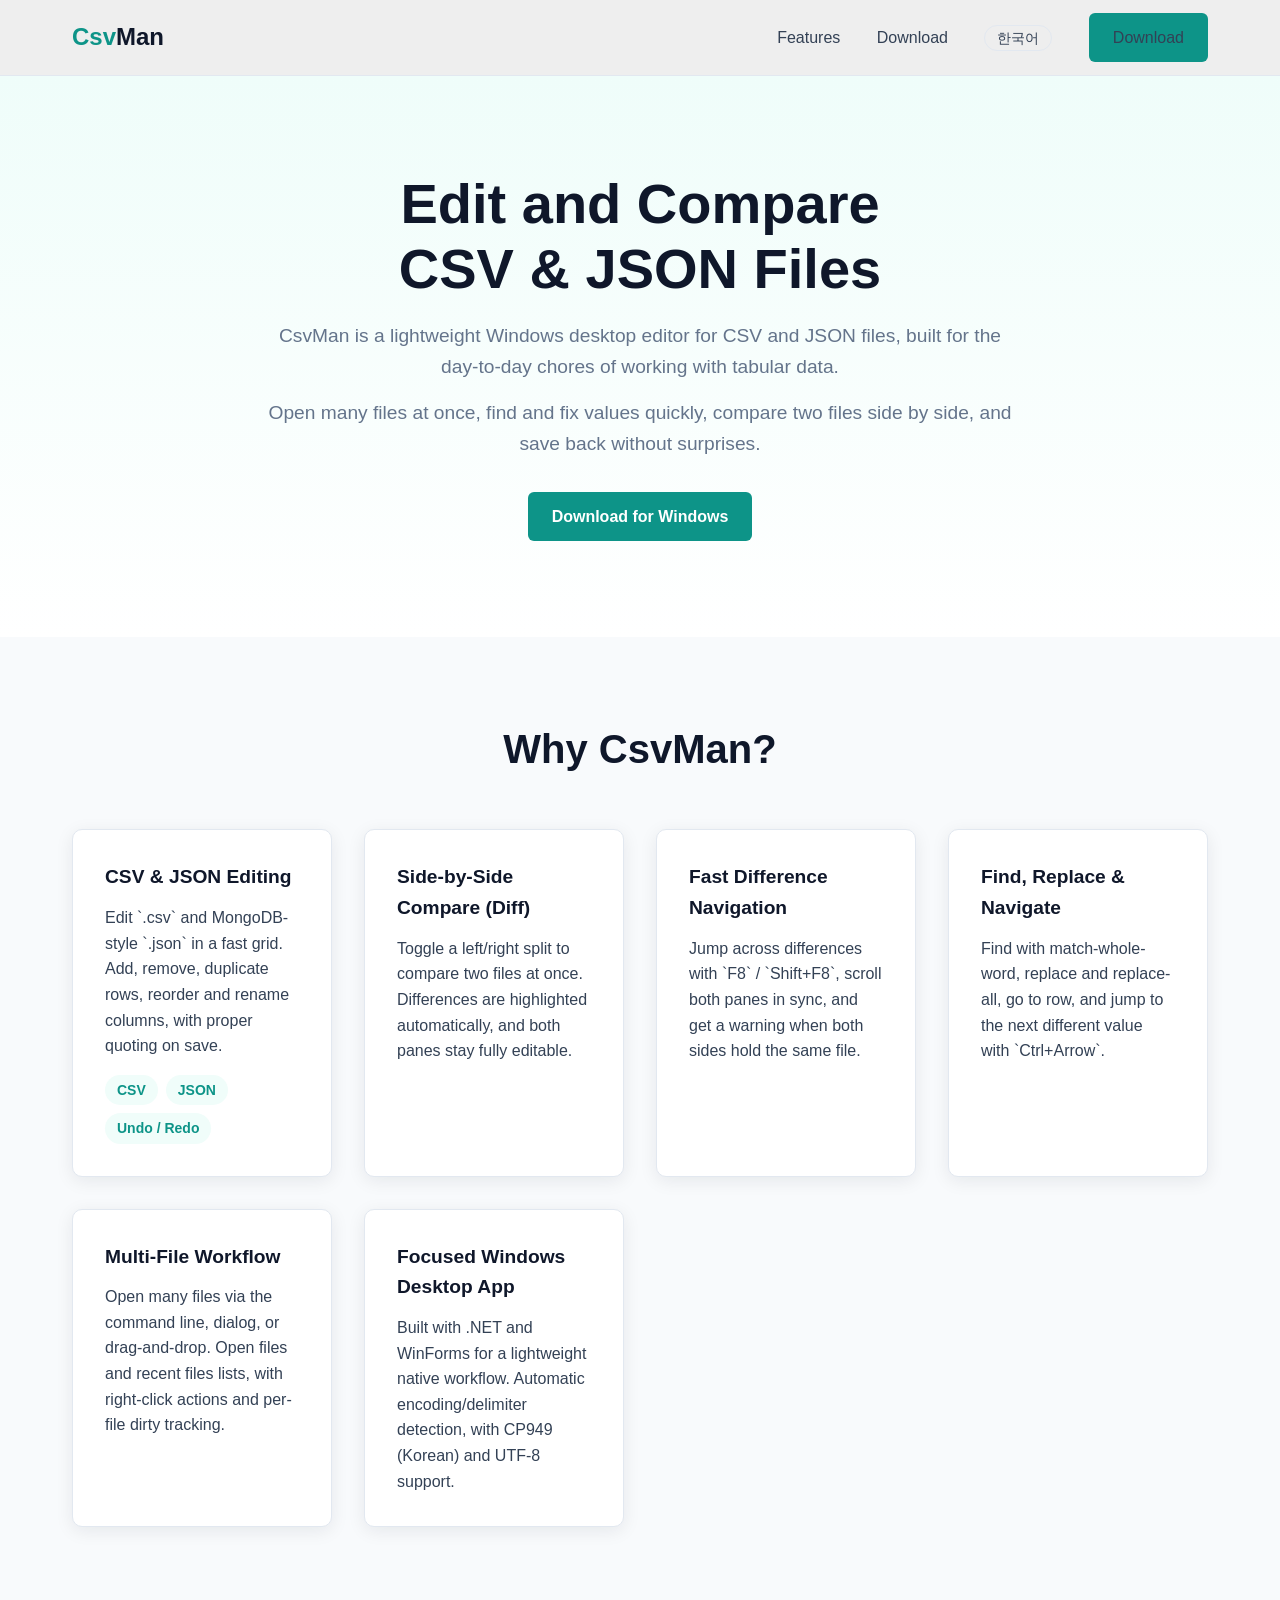
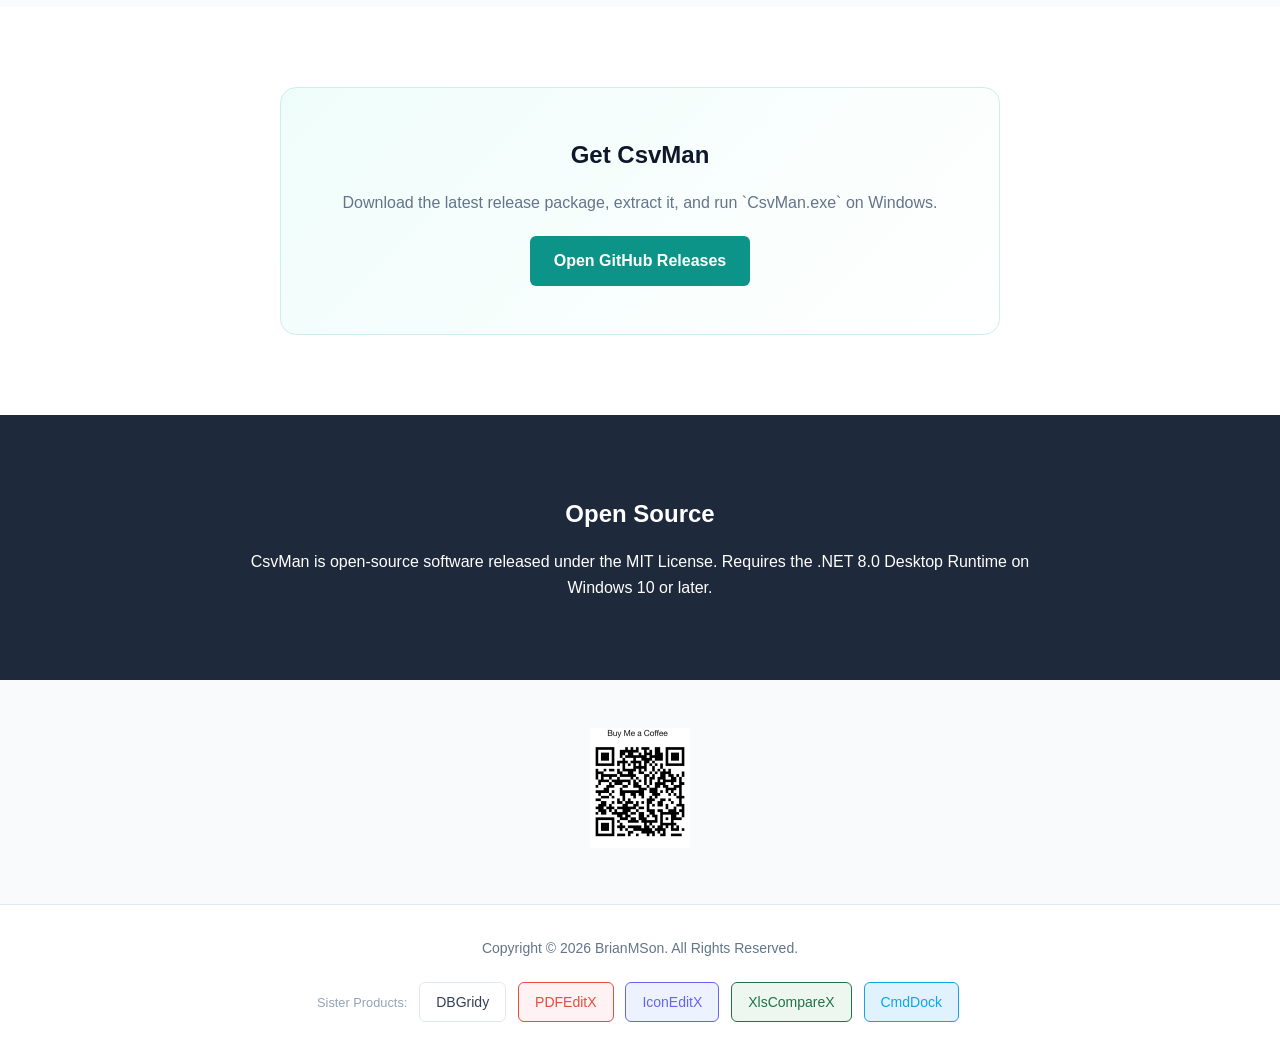
<file: csvman/index.html>
<!DOCTYPE html>
<html lang="en">
<head>
    <!-- Google tag (gtag.js) -->
    <script async src="https://www.googletagmanager.com/gtag/js?id=G-R4N5EPFZ1L"></script>
    <script>
      window.dataLayer = window.dataLayer || [];
      function gtag(){dataLayer.push(arguments);}
      gtag('js', new Date());
      gtag('config', 'G-R4N5EPFZ1L');
    </script>

    <!-- Google Tag Manager -->
    <script>(function(w,d,s,l,i){w[l]=w[l]||[];w[l].push({'gtm.start':
    new Date().getTime(),event:'gtm.js'});var f=d.getElementsByTagName(s)[0],
    j=d.createElement(s),dl=l!='dataLayer'?'&l='+l:'';j.async=true;j.src=
    'https://www.googletagmanager.com/gtm.js?id='+i+dl;f.parentNode.insertBefore(j,f);
    })(window,document,'script','dataLayer','GTM-PKTG3C6K');</script>
    <!-- End Google Tag Manager -->

    <meta charset="UTF-8">
    <meta name="viewport" content="width=device-width, initial-scale=1.0">
    <title>CsvMan - CSV and JSON Editor with Side-by-Side Compare for Windows</title>

    <link rel="icon" href="https://dbgridy.com/favicon-48.png">
    <link rel="shortcut icon" href="../favicon3.ico">

    <meta name="description" content="CsvMan is a lightweight Windows desktop editor for CSV and JSON files with a side-by-side compare (diff) mode, find/replace, undo/redo, and encoding/delimiter detection.">
    <meta name="keywords" content="CSV editor, JSON editor, CSV compare, CSV diff, JSON compare, Windows CSV tool, spreadsheet grid editor, CsvMan">
    <meta name="author" content="BrianMSon">
    <meta name="robots" content="index, follow">
    <meta name="theme-color" content="#0d9488">
    <link rel="canonical" href="https://dbgridy.com/csvman/">

    <meta property="og:type" content="website">
    <meta property="og:url" content="https://dbgridy.com/csvman/">
    <meta property="og:site_name" content="CsvMan">
    <meta property="og:locale" content="en_US">
    <meta property="og:locale:alternate" content="ko_KR">
    <meta property="og:title" content="CsvMan - CSV and JSON Editor with Side-by-Side Compare for Windows">
    <meta property="og:description" content="Edit CSV and JSON files in a fast grid, compare two files side by side, and save back without surprises.">

    <meta name="twitter:card" content="summary_large_image">
    <meta name="twitter:url" content="https://dbgridy.com/csvman/">
    <meta name="twitter:title" content="CsvMan - CSV and JSON Editor with Side-by-Side Compare for Windows">
    <meta name="twitter:description" content="Edit CSV and JSON files in a fast grid, compare two files side by side, and save back without surprises.">

    <script type="application/ld+json">
    {
      "@context": "https://schema.org",
      "@type": "SoftwareApplication",
      "name": "CsvMan",
      "operatingSystem": "Windows",
      "applicationCategory": "DeveloperApplication",
      "offers": {
        "@type": "Offer",
        "price": "0",
        "priceCurrency": "USD"
      },
      "description": "A lightweight Windows desktop editor for CSV and JSON files with a side-by-side compare (diff) mode."
    }
    </script>

    <style>
        :root {
            --primary-color: #0d9488;
            --secondary-color: #1e293b;
            --text-color: #334155;
            --light-bg: #f8fafc;
            --white: #ffffff;
            --gray: #eeeeee;
            --dark-text: #0f172a;
            --border-color: #e2e8f0;
            --brand-soft: #f0fdfa;
        }

        * {
            margin: 0;
            padding: 0;
            box-sizing: border-box;
        }

        body {
            font-family: -apple-system, BlinkMacSystemFont, "Segoe UI", Roboto, Helvetica, Arial, sans-serif;
            line-height: 1.6;
            color: var(--text-color);
            background-color: var(--white);
        }

        body.lang-ko {
            font-family: "Pretendard", -apple-system, BlinkMacSystemFont, "Segoe UI", Roboto, Helvetica, Arial, sans-serif;
        }

        body.lang-ko .btn-primary {
            font-weight: 700;
            font-size: 1.02rem;
        }

        body.lang-ko .hero h1,
        body.lang-ko .hero p,
        body.lang-ko .card p,
        body.lang-ko .download-box p,
        body.lang-ko .license-content p {
            word-break: keep-all;
        }

        header {
            background-color: var(--gray);
            border-bottom: 1px solid var(--border-color);
            position: sticky;
            top: 0;
            z-index: 100;
        }

        .container {
            max-width: 1200px;
            margin: 0 auto;
            padding: 0 2rem;
        }

        nav {
            display: flex;
            justify-content: space-between;
            align-items: center;
            padding-top: 0.8rem;
            padding-bottom: 0.8rem;
        }

        .logo {
            font-size: 1.5rem;
            font-weight: 800;
            color: var(--dark-text);
            text-decoration: none;
        }

        .logo span.csv {
            color: var(--primary-color);
        }

        .nav-links a {
            margin-left: 2rem;
            text-decoration: none;
            color: var(--text-color);
            font-weight: 500;
            transition: color 0.2s;
        }

        .nav-links a:hover {
            color: var(--primary-color);
        }

        .lang-switch {
            margin-left: 2rem;
            font-size: 0.9rem;
            border: 1px solid var(--border-color);
            padding: 0.25rem 0.75rem;
            border-radius: 20px;
            cursor: pointer;
        }

        .btn-primary {
            background-color: var(--primary-color);
            color: var(--white);
            padding: 0.75rem 1.5rem;
            border-radius: 6px;
            text-decoration: none;
            font-weight: 600;
            transition: background-color 0.2s;
            display: inline-block;
        }

        .btn-primary:hover {
            background-color: #0f766e;
        }

        .hero {
            padding: 6rem 0;
            text-align: center;
            background: linear-gradient(to bottom, #effdfa, #ffffff);
        }

        .hero h1 {
            font-size: 3.5rem;
            font-weight: 800;
            color: var(--dark-text);
            margin-bottom: 1.25rem;
            line-height: 1.15;
        }

        .hero p {
            font-size: 1.2rem;
            color: #64748b;
            max-width: 760px;
            margin: 0 auto 1rem;
        }

        .hero-actions {
            margin-top: 2rem;
        }

        .features {
            padding: 5rem 0;
            background-color: var(--light-bg);
        }

        .section-title {
            text-align: center;
            font-size: 2.5rem;
            color: var(--dark-text);
            margin-bottom: 3rem;
        }

        .grid {
            display: grid;
            grid-template-columns: repeat(auto-fit, minmax(260px, 1fr));
            gap: 2rem;
        }

        .card {
            background: var(--white);
            padding: 2rem;
            border-radius: 10px;
            box-shadow: 0 4px 18px rgba(15, 23, 42, 0.08);
            border: 1px solid var(--border-color);
        }

        .card h3 {
            font-size: 1.2rem;
            margin-bottom: 0.75rem;
            color: var(--dark-text);
        }

        .tag-list {
            list-style: none;
            display: flex;
            flex-wrap: wrap;
            gap: 0.5rem;
            margin-top: 1rem;
        }

        .tag {
            background: var(--brand-soft);
            color: var(--primary-color);
            padding: 0.25rem 0.75rem;
            border-radius: 999px;
            font-size: 0.875rem;
            font-weight: 600;
        }

        .download {
            padding: 5rem 0;
            text-align: center;
            background-color: var(--white);
        }

        .download-box {
            max-width: 720px;
            margin: 0 auto;
            padding: 3rem 2rem;
            background: linear-gradient(135deg, #effdfa 0%, #ffffff 100%);
            border: 1px solid #cdeee9;
            border-radius: 16px;
        }

        .download-box h2 {
            color: var(--dark-text);
            margin-bottom: 1rem;
        }

        .download-box p {
            color: #64748b;
            margin-bottom: 1.25rem;
        }

        .license-info {
            padding: 5rem 0;
            background-color: var(--secondary-color);
            color: var(--white);
            text-align: center;
        }

        .license-info h2 {
            color: var(--white);
            margin-bottom: 1rem;
        }

        .license-content {
            max-width: 820px;
            margin: 0 auto;
        }

        .buy-coffee-section {
            padding: 3rem 0;
            text-align: center;
            background-color: var(--light-bg);
        }

        .buy-coffee-link img {
            height: 120px;
            transition: transform 0.2s;
        }

        .buy-coffee-link img:hover {
            transform: scale(1.05);
        }

        footer {
            padding: 2rem 0;
            border-top: 1px solid var(--border-color);
            text-align: center;
            color: #64748b;
            font-size: 0.875rem;
        }

        .button-link {
            background-color: var(--white);
            border: 1px solid var(--border-color);
            color: var(--text-color);
            cursor: pointer;
            text-decoration: none;
            padding: 0.5rem 1rem;
            border-radius: 6px;
            font-size: 0.875rem;
            font-family: inherit;
            transition: all 0.2s ease;
            margin: 0 0.25rem;
            display: inline-block;
        }

        .button-link:hover {
            border-color: var(--primary-color);
            color: var(--primary-color);
            background-color: var(--brand-soft);
        }

        @media (max-width: 768px) {
            .hero h1 {
                font-size: 2.5rem;
            }

            .nav-links a:not(.lang-switch):not(.btn-primary) {
                display: none;
            }

            .nav-links {
                gap: 10px;
            }

            .nav-links a {
                margin-left: 0 !important;
            }

            .lang-switch {
                margin: 0;
                padding: 0.4rem 0.6rem;
            }

            .btn-primary {
                padding: 0.5rem 1rem;
                font-size: 0.9rem;
            }
        }
    </style>
</head>
<body>
    <!-- Google Tag Manager (noscript) -->
    <noscript><iframe src="https://www.googletagmanager.com/ns.html?id=GTM-PKTG3C6K"
    height="0" width="0" style="display:none;visibility:hidden"></iframe></noscript>
    <!-- End Google Tag Manager (noscript) -->

    <header>
        <div class="container">
            <nav>
                <a class="logo" href="#"><span class="csv">Csv</span>Man</a>
                <div class="nav-links">
                    <a href="#features" data-i18n="nav.features">Features</a>
                    <a href="#download" data-i18n="nav.downloadSection">Download</a>
                    <a href="#" onclick="toggleLanguage(); return false;" class="lang-switch" data-i18n="nav.langSwitch">한국어</a>
                    <a href="https://github.com/BrianMSon/CsvMan/releases" class="btn-primary" data-i18n="nav.download">Download</a>
                </div>
            </nav>
        </div>
    </header>

    <section class="hero">
        <div class="container">
            <h1 data-i18n="hero.title">Edit and Compare<br>CSV &amp; JSON Files</h1>
            <p data-i18n="hero.desc1">CsvMan is a lightweight Windows desktop editor for CSV and JSON files, built for the day-to-day chores of working with tabular data.</p>
            <p data-i18n="hero.desc2">Open many files at once, find and fix values quickly, compare two files side by side, and save back without surprises.</p>
            <div class="hero-actions">
                <a href="https://github.com/BrianMSon/CsvMan/releases" class="btn-primary" data-i18n="hero.downloadBtn">Download for Windows</a>
            </div>
        </div>
    </section>

    <section id="features" class="features">
        <div class="container">
            <h2 class="section-title" data-i18n="features.title">Why CsvMan?</h2>
            <div class="grid">
                <div class="card">
                    <h3 data-i18n="features.edit.title">CSV &amp; JSON Editing</h3>
                    <p data-i18n="features.edit.desc">Edit `.csv` and MongoDB-style `.json` in a fast grid. Add, remove, duplicate rows, reorder and rename columns, with proper quoting on save.</p>
                    <div class="tag-list">
                        <span class="tag">CSV</span>
                        <span class="tag">JSON</span>
                        <span class="tag">Undo / Redo</span>
                    </div>
                </div>

                <div class="card">
                    <h3 data-i18n="features.compare.title">Side-by-Side Compare (Diff)</h3>
                    <p data-i18n="features.compare.desc">Toggle a left/right split to compare two files at once. Differences are highlighted automatically, and both panes stay fully editable.</p>
                </div>

                <div class="card">
                    <h3 data-i18n="features.diffnav.title">Fast Difference Navigation</h3>
                    <p data-i18n="features.diffnav.desc">Jump across differences with `F8` / `Shift+F8`, scroll both panes in sync, and get a warning when both sides hold the same file.</p>
                </div>

                <div class="card">
                    <h3 data-i18n="features.search.title">Find, Replace &amp; Navigate</h3>
                    <p data-i18n="features.search.desc">Find with match-whole-word, replace and replace-all, go to row, and jump to the next different value with `Ctrl+Arrow`.</p>
                </div>

                <div class="card">
                    <h3 data-i18n="features.files.title">Multi-File Workflow</h3>
                    <p data-i18n="features.files.desc">Open many files via the command line, dialog, or drag-and-drop. Open files and recent files lists, with right-click actions and per-file dirty tracking.</p>
                </div>

                <div class="card">
                    <h3 data-i18n="features.desktop.title">Focused Windows Desktop App</h3>
                    <p data-i18n="features.desktop.desc">Built with .NET and WinForms for a lightweight native workflow. Automatic encoding/delimiter detection, with CP949 (Korean) and UTF-8 support.</p>
                </div>
            </div>
        </div>
    </section>

    <section id="download" class="download">
        <div class="container">
            <div class="download-box">
                <h2 data-i18n="download.title">Get CsvMan</h2>
                <p data-i18n="download.desc">Download the latest release package, extract it, and run `CsvMan.exe` on Windows.</p>
                <a href="https://github.com/BrianMSon/CsvMan/releases" class="btn-primary" data-i18n="download.button">Open GitHub Releases</a>
            </div>
        </div>
    </section>

    <section class="license-info">
        <div class="container">
            <h2 data-i18n="about.title">Open Source</h2>
            <div class="license-content">
                <p data-i18n="about.desc">CsvMan is open-source software released under the MIT License. Requires the .NET 8.0 Desktop Runtime on Windows 10 or later.</p>
            </div>
        </div>
    </section>

    <section class="buy-coffee-section">
        <div class="container">
            <a href="https://www.paypal.com/ncp/payment/YHJZY5GCV2ZAA" target="_blank" class="buy-coffee-link">
                <img src="../buymeacoffee-brianmson.jpg" alt="Buy Me A Coffee">
            </a>
        </div>
    </section>

    <footer>
        <div class="container">
            <p>
                Copyright &copy; 2026 BrianMSon. All Rights Reserved.
                <br><br>
                <span style="color: #94a3b8; font-size: 0.8rem;" data-i18n="footer.sisterProducts">Sister Products:</span>
                <a href="https://dbgridy.com/" class="button-link" style="margin-left: 0.5rem;">DBGridy</a>
                <a href="https://dbgridy.com/pdfeditx/" class="button-link" style="border-color: #e74c3c; color: #e74c3c; background-color: #fef2f2;">PDFEditX</a>
                <a href="https://dbgridy.com/iconeditx/" class="button-link" style="border-color: #6366f1; color: #6366f1; background-color: #eef2ff;">IconEditX</a>
                <a href="https://dbgridy.com/xlscomparex/" class="button-link" style="border-color: #217346; color: #217346; background-color: #edf7f0;">XlsCompareX</a>
                <a href="https://dbgridy.com/cmddock/" class="button-link" style="border-color: #0ea5e9; color: #0ea5e9; background-color: #e0f2fe;">CmdDock</a>
            </p>
        </div>
    </footer>

    <script>
        const i18n = {
            en: {
                title: "CsvMan - CSV and JSON Editor with Side-by-Side Compare for Windows",
                nav: {
                    features: "Features",
                    downloadSection: "Download",
                    langSwitch: "한국어",
                    download: "Download"
                },
                hero: {
                    title: "Edit and Compare<br>CSV &amp; JSON Files",
                    desc1: "CsvMan is a lightweight Windows desktop editor for CSV and JSON files, built for the day-to-day chores of working with tabular data.",
                    desc2: "Open many files at once, find and fix values quickly, compare two files side by side, and save back without surprises.",
                    downloadBtn: "Download for Windows"
                },
                features: {
                    title: "Why CsvMan?",
                    edit: {
                        title: "CSV & JSON Editing",
                        desc: "Edit `.csv` and MongoDB-style `.json` in a fast grid. Add, remove, duplicate rows, reorder and rename columns, with proper quoting on save."
                    },
                    compare: {
                        title: "Side-by-Side Compare (Diff)",
                        desc: "Toggle a left/right split to compare two files at once. Differences are highlighted automatically, and both panes stay fully editable."
                    },
                    diffnav: {
                        title: "Fast Difference Navigation",
                        desc: "Jump across differences with `F8` / `Shift+F8`, scroll both panes in sync, and get a warning when both sides hold the same file."
                    },
                    search: {
                        title: "Find, Replace & Navigate",
                        desc: "Find with match-whole-word, replace and replace-all, go to row, and jump to the next different value with `Ctrl+Arrow`."
                    },
                    files: {
                        title: "Multi-File Workflow",
                        desc: "Open many files via the command line, dialog, or drag-and-drop. Open files and recent files lists, with right-click actions and per-file dirty tracking."
                    },
                    desktop: {
                        title: "Focused Windows Desktop App",
                        desc: "Built with .NET and WinForms for a lightweight native workflow. Automatic encoding/delimiter detection, with CP949 (Korean) and UTF-8 support."
                    }
                },
                download: {
                    title: "Get CsvMan",
                    desc: "Download the latest release package, extract it, and run `CsvMan.exe` on Windows.",
                    button: "Open GitHub Releases"
                },
                about: {
                    title: "Open Source",
                    desc: "CsvMan is open-source software released under the MIT License. Requires the .NET 8.0 Desktop Runtime on Windows 10 or later."
                },
                footer: {
                    sisterProducts: "Sister Products:"
                }
            },
            ko: {
                title: "CsvMan - Windows용 CSV/JSON 편집기 및 좌우 비교 도구",
                nav: {
                    features: "주요기능",
                    downloadSection: "다운로드",
                    langSwitch: "English",
                    download: "다운로드"
                },
                hero: {
                    title: "CSV와 JSON 파일을<br>편집하고 비교하세요",
                    desc1: "CsvMan은 표 형태 데이터를 일상적으로 다루기 위해 만든 가벼운 Windows용 CSV/JSON 편집기입니다.",
                    desc2: "여러 파일을 한 번에 열고, 값을 빠르게 찾아 고치고, 두 파일을 좌우로 비교하고, 그대로 저장할 수 있습니다.",
                    downloadBtn: "Windows용 다운로드"
                },
                features: {
                    title: "왜 CsvMan인가요?",
                    edit: {
                        title: "CSV / JSON 편집",
                        desc: "`.csv`와 MongoDB 스타일 `.json`을 빠른 그리드에서 편집합니다. 행 추가/삭제/복제, 열 이동·이름변경을 지원하고 저장 시 따옴표 처리를 정확히 유지합니다."
                    },
                    compare: {
                        title: "좌우 비교 (Diff)",
                        desc: "좌/우 분할을 켜서 두 파일을 한 번에 비교합니다. 차이점이 자동으로 강조되며, 양쪽 패널 모두 편집할 수 있습니다."
                    },
                    diffnav: {
                        title: "빠른 차이 이동",
                        desc: "`F8` / `Shift+F8`로 차이 사이를 이동하고, 양쪽 패널을 동기 스크롤하며, 좌우가 같은 파일이면 경고를 표시합니다."
                    },
                    search: {
                        title: "찾기 · 바꾸기 · 이동",
                        desc: "단어 단위 찾기, 바꾸기/모두 바꾸기, 행 이동, `Ctrl+방향키`로 값이 다른 다음 셀로 이동을 지원합니다."
                    },
                    files: {
                        title: "다중 파일 작업 흐름",
                        desc: "명령줄, 대화상자, 드래그 앤 드롭으로 여러 파일을 엽니다. 열린 파일/최근 파일 목록과 우클릭 메뉴, 파일별 수정 상태 추적을 제공합니다."
                    },
                    desktop: {
                        title: "집중형 Windows 데스크톱 앱",
                        desc: ".NET과 WinForms로 만든 가벼운 네이티브 앱입니다. 인코딩/구분자 자동 감지와 CP949(한글)·UTF-8을 지원합니다."
                    }
                },
                download: {
                    title: "CsvMan 다운로드",
                    desc: "최신 릴리스 패키지를 내려받아 압축을 풀고 Windows에서 `CsvMan.exe`를 실행하세요.",
                    button: "GitHub Releases 열기"
                },
                about: {
                    title: "오픈 소스",
                    desc: "CsvMan은 MIT 라이선스로 배포되는 오픈 소스 소프트웨어입니다. Windows 10 이상에서 .NET 8.0 Desktop Runtime이 필요합니다."
                },
                footer: {
                    sisterProducts: "자매품:"
                }
            }
        };

        let currentLang = 'en';

        function getNestedValue(obj, path) {
            return path.split('.').reduce((acc, part) => acc && acc[part], obj);
        }

        function applyTranslations(lang) {
            const translations = i18n[lang];
            document.title = translations.title;
            document.documentElement.lang = lang;

            document.body.classList.remove('lang-en', 'lang-ko');
            document.body.classList.add('lang-' + lang);

            document.querySelectorAll('[data-i18n]').forEach(el => {
                const key = el.getAttribute('data-i18n');
                const value = getNestedValue(translations, key);
                if (value) {
                    el.innerHTML = value;
                }
            });
        }

        function toggleLanguage(lang) {
            if (lang) {
                currentLang = lang;
            } else {
                currentLang = currentLang === 'en' ? 'ko' : 'en';
            }

            applyTranslations(currentLang);
            localStorage.setItem('csvman-preferred-lang', currentLang);
        }

        document.addEventListener('DOMContentLoaded', () => {
            const savedLang = localStorage.getItem('csvman-preferred-lang') || 'en';
            currentLang = savedLang;
            applyTranslations(currentLang);
        });
    </script>
</body>
</html>
</file>
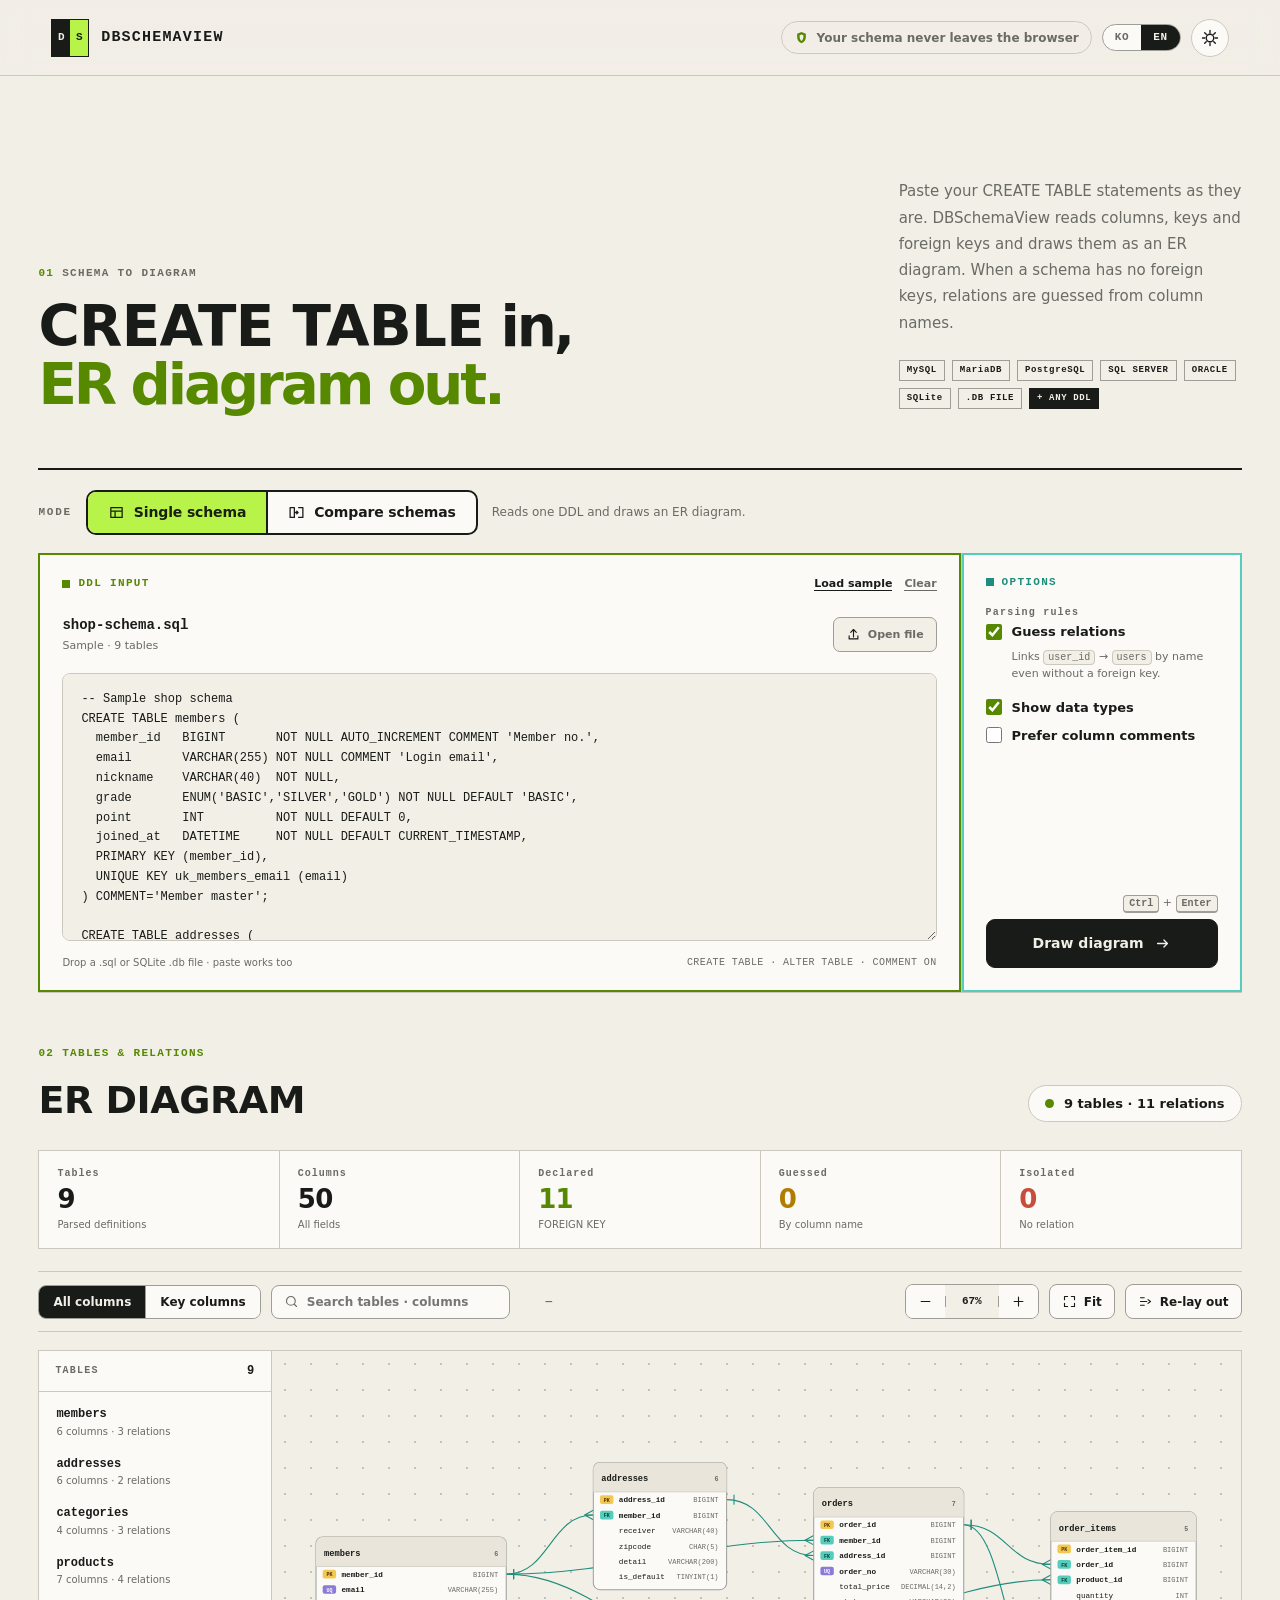
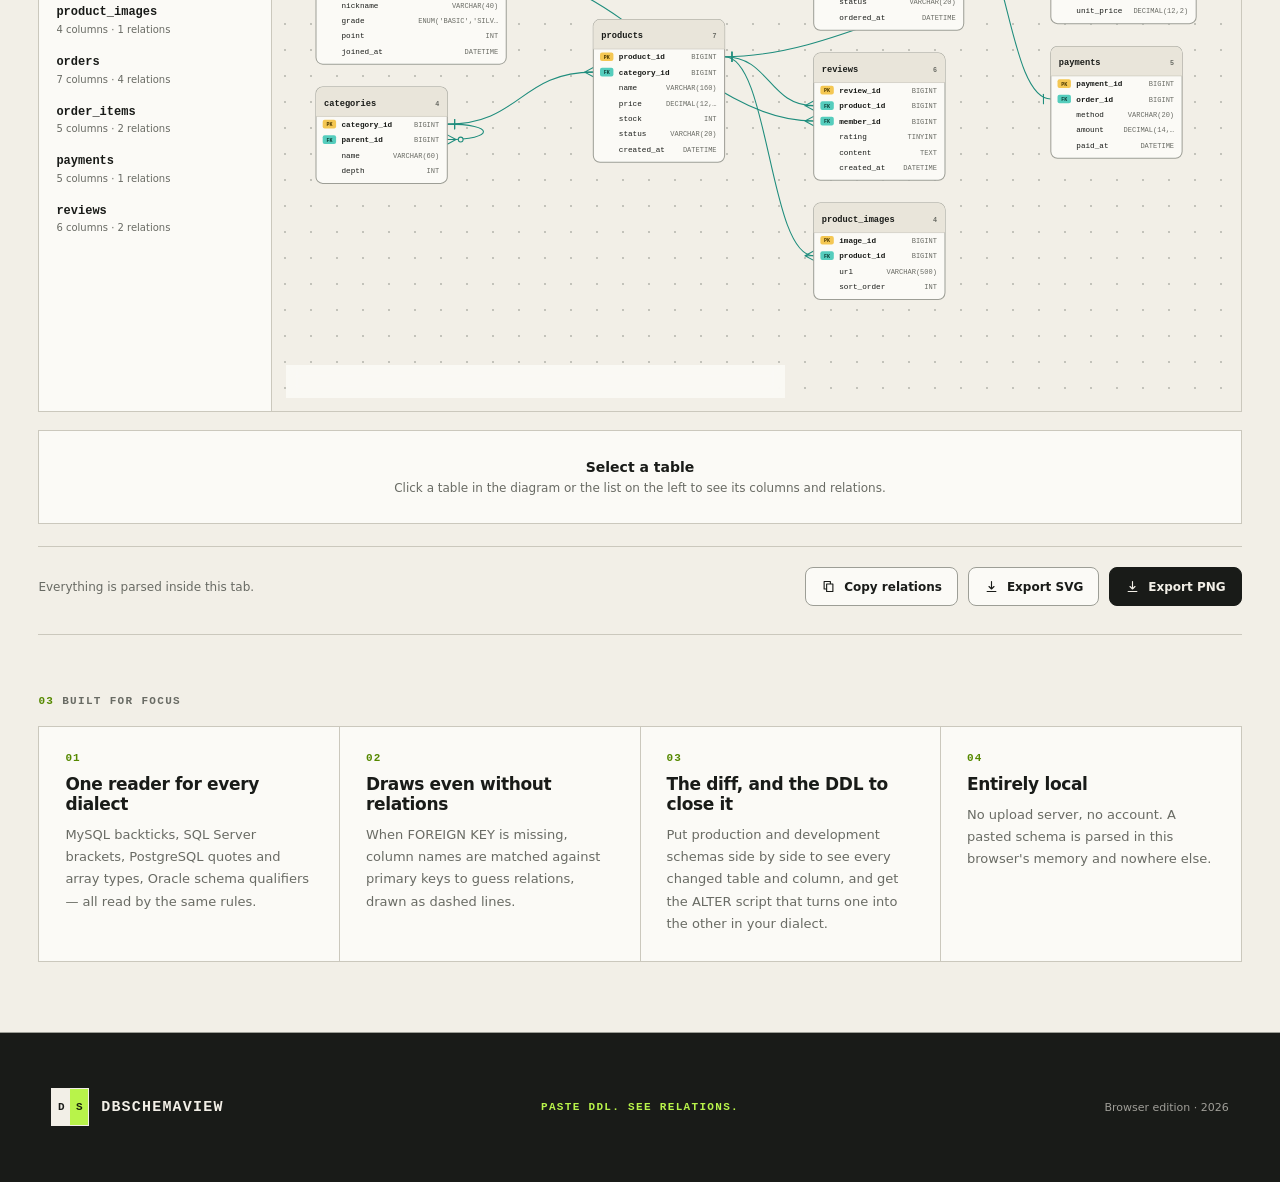
<file: dbschemaview/index.html>
<!doctype html>
<html lang="ko">
<head>
  <meta charset="utf-8">
  <meta name="viewport" content="width=device-width, initial-scale=1">
  <meta name="description" data-i18n-content="meta.description" content="CREATE TABLE 구문을 붙여넣으면 테이블 관계를 ER 다이어그램으로 그리고, 두 스키마를 비교해 마이그레이션 DDL을 만드는 DBSchemaView">
  <meta name="theme-color" content="#f2efe7">
  <title>DBSchemaView — DB 스키마 시각화와 비교</title>
  <link rel="icon" href="favicon.svg" type="image/svg+xml">
  <link rel="stylesheet" href="styles.css">
</head>
<body>
  <header class="app-header">
    <a class="brand" href="#" data-i18n-label="header.home" aria-label="DBSchemaView 홈">
      <span class="brand-mark" aria-hidden="true">
        <span>D</span>
        <span>S</span>
      </span>
      <span class="brand-name">DBSCHEMAVIEW</span>
    </a>

    <div class="header-actions">
      <span class="privacy-note">
        <svg viewBox="0 0 24 24" aria-hidden="true"><path d="M12 3 5 6v5c0 4.7 2.9 8.7 7 10 4.1-1.3 7-5.3 7-10V6l-7-3Zm0 4.2 3 1.3V11c0 2.7-1.4 5.2-3 6.4-1.6-1.2-3-3.7-3-6.4V8.5l3-1.3Z"/></svg>
        <span data-i18n="header.privacy">스키마는 브라우저 밖으로 나가지 않아요</span>
      </span>

      <div class="lang-switch" role="group" data-i18n-label="header.language" aria-label="언어 선택">
        <button type="button" data-lang="ko" aria-pressed="true">KO</button>
        <button type="button" data-lang="en" aria-pressed="false">EN</button>
      </div>

      <button class="icon-button" id="themeButton" type="button" data-i18n-title="header.themeTitle" aria-label="다크 모드 전환" title="화면 테마 전환">
        <svg class="sun-icon" viewBox="0 0 24 24" aria-hidden="true"><path d="M12 7a5 5 0 1 0 0 10 5 5 0 0 0 0-10Zm0-5v3m0 14v3M4.9 4.9 7 7m10 10 2.1 2.1M2 12h3m14 0h3M4.9 19.1 7 17m10-10 2.1-2.1"/></svg>
      </button>
    </div>
  </header>

  <main class="page-shell">
    <section class="hero" aria-labelledby="pageTitle">
      <div>
        <p class="eyebrow"><span>01</span> SCHEMA TO DIAGRAM</p>
        <h1 id="pageTitle" data-i18n-html="hero.title"><span class="sql-token">CREATE TABLE</span>에서<br><em>ER 다이어그램까지.</em></h1>
      </div>
      <div class="hero-copy">
        <p id="heroCopy">CREATE TABLE 구문을 그대로 붙여넣으세요. 컬럼과 키, 외래키를 읽어 ER 다이어그램으로 그립니다. 외래키가 없는 스키마는 컬럼 이름으로 관계를 추정합니다.</p>
        <div class="format-row" data-i18n-label="hero.dialects" aria-label="지원 방언">
          <span>MySQL</span><span>MariaDB</span><span>PostgreSQL</span><span>SQL SERVER</span><span>ORACLE</span><span>SQLite</span><span>.DB FILE</span><span>+ ANY DDL</span>
        </div>
      </div>
    </section>

    <section class="schema-workspace" data-i18n-label="workspace.aria" aria-label="스키마 입력 영역">
      <div class="mode-switch">
        <span class="mode-kicker">MODE</span>
        <div class="mode-tabs" role="group" data-i18n-label="mode.aria" aria-label="작업 모드">
          <button type="button" class="active" data-mode="single" aria-pressed="true">
            <svg viewBox="0 0 24 24" aria-hidden="true"><path d="M4 5h16v14H4zM4 10h16M10 10v9"/></svg>
            <span data-i18n="mode.single">단일 스키마</span>
          </button>
          <button type="button" data-mode="compare" aria-pressed="false">
            <svg viewBox="0 0 24 24" aria-hidden="true"><path d="M3 5h6v14H3zM15 5h6v14h-6M10 12h4m-1.6-1.8L14.2 12l-1.8 1.8"/></svg>
            <span data-i18n="mode.compare">스키마 비교</span>
          </button>
        </div>
        <span class="mode-note" id="modeNote">DDL 하나를 읽어 ER 다이어그램을 그립니다.</span>

        <button class="swap-button" id="swapButton" type="button" data-i18n-title="swap.title" title="SOURCE 와 TARGET 을 서로 바꿉니다" hidden>
          <svg viewBox="0 0 24 24" aria-hidden="true"><path d="M4 8h15l-3.5-3.5M19 8l-3.5 3.5M20 16H5l3.5-3.5M5 16l3.5 3.5"/></svg>
          <span data-i18n="swap.label">좌우 바꾸기</span>
        </button>
      </div>

      <div class="input-grid" id="inputGrid">
        <article class="ddl-panel" id="ddlDropzone">
          <div class="panel-kicker">
            <span class="side-label source" id="sourceLabel">DDL INPUT</span>
            <div class="panel-actions">
              <button class="text-button" id="sampleButton" type="button" data-i18n="panel.sample">샘플 넣기</button>
              <button class="text-button muted" id="clearButton" type="button" data-i18n="panel.clear">비우기</button>
            </div>
          </div>

          <div class="file-title-row">
            <div>
              <strong id="sourceName">shop-schema.sql</strong>
              <span id="sourceMeta">샘플 · 9개 테이블</span>
            </div>
            <label class="file-picker" for="ddlFileInput">
              <svg viewBox="0 0 24 24" aria-hidden="true"><path d="M12 16V4m0 0L7.5 8.5M12 4l4.5 4.5M5 14v5h14v-5"/></svg>
              <span data-i18n="panel.openFile">파일 열기</span>
            </label>
            <input id="ddlFileInput" type="file" accept=".sql,.ddl,.txt,.db,.sqlite,.sqlite3,.db3" hidden>
          </div>

          <textarea id="ddlText" spellcheck="false" data-i18n-label="panel.ddlAria" aria-label="테이블 구조 DDL" placeholder="CREATE TABLE users (&#10;  id BIGINT PRIMARY KEY,&#10;  email VARCHAR(255) NOT NULL&#10;);"></textarea>

          <div class="file-footer">
            <span id="sourceDropHint">.sql 또는 SQLite .db 파일 드롭 · 붙여넣기 가능</span>
            <span id="parseHint">CREATE TABLE · ALTER TABLE · COMMENT ON</span>
          </div>

          <div class="drop-overlay" aria-hidden="true">
            <strong id="sourceDropTitle">SQL 또는 SQLite 파일 놓기</strong>
            <span id="sourceDropNote">.db 파일은 안에 저장된 스키마를 꺼내 그립니다</span>
          </div>
        </article>

        <article class="ddl-panel target-panel" id="ddlDropzoneB" hidden>
          <div class="panel-kicker">
            <span class="side-label target" data-i18n="panel.target">TARGET · 목표</span>
            <div class="panel-actions">
              <button class="text-button" id="sampleButtonB" type="button" data-i18n="panel.sample">샘플 넣기</button>
              <button class="text-button muted" id="clearButtonB" type="button" data-i18n="panel.clear">비우기</button>
            </div>
          </div>

          <div class="file-title-row">
            <div>
              <strong id="targetName">shop-schema-v2.sql</strong>
              <span id="targetMeta">샘플 · 10개 테이블</span>
            </div>
            <label class="file-picker" for="ddlFileInputB">
              <svg viewBox="0 0 24 24" aria-hidden="true"><path d="M12 16V4m0 0L7.5 8.5M12 4l4.5 4.5M5 14v5h14v-5"/></svg>
              <span data-i18n="panel.openFile">파일 열기</span>
            </label>
            <input id="ddlFileInputB" type="file" accept=".sql,.ddl,.txt,.db,.sqlite,.sqlite3,.db3" hidden>
          </div>

          <textarea id="ddlTextB" spellcheck="false" data-i18n-label="panel.targetDdlAria" data-i18n-placeholder="panel.targetPlaceholder" aria-label="비교 대상 DDL" placeholder="바뀐 뒤의 스키마를 붙여넣으세요."></textarea>

          <div class="file-footer">
            <span data-i18n="panel.targetFooter">파일 1개/2개 드롭 · 이 모습이 되도록 만듭니다</span>
            <span>TARGET</span>
          </div>

          <div class="drop-overlay" aria-hidden="true">
            <strong data-i18n="panel.targetDropTitle">한 개 또는 두 파일 놓기</strong>
            <span data-i18n="panel.targetDropNote">두 파일이면 SOURCE / TARGET 에 자동 배치합니다</span>
          </div>
        </article>

        <aside class="option-panel">
          <div class="panel-kicker">
            <span class="side-label target">OPTIONS</span>
          </div>

          <fieldset class="option-list">
            <legend data-i18n="options.rules">해석 규칙</legend>
            <label class="check-control"><input id="inferRelations" type="checkbox" checked><span data-i18n="options.infer">관계 자동 추정</span></label>
            <p class="option-note" data-i18n-html="options.inferNote">외래키가 없어도 <code>user_id</code> → <code>users</code> 처럼 이름으로 연결합니다.</p>
            <label class="check-control"><input id="showTypes" type="checkbox" checked><span data-i18n="options.showTypes">데이터 타입 표시</span></label>
            <label class="check-control"><input id="showComments" type="checkbox"><span data-i18n="options.showComments">컬럼 설명 우선 표시</span></label>
          </fieldset>

          <fieldset class="option-list" id="dialectField" hidden>
            <legend data-i18n="options.migration">마이그레이션</legend>
            <label class="select-control">
              <span data-i18n="options.dialect">DDL 방언</span>
              <select id="dialectSelect" data-i18n-label="options.dialectAria" aria-label="마이그레이션 DDL 방언"></select>
            </label>
            <p class="option-note flush" data-i18n="options.dialectNote">SOURCE 를 TARGET 으로 만드는 스크립트를 이 문법으로 적습니다.</p>
            <label class="check-control"><input id="hideSameTables" type="checkbox" checked><span data-i18n="options.hideSame">변경된 테이블만 목록에 표시</span></label>
          </fieldset>

          <div class="warning-box" id="warningBox" hidden>
            <strong id="warningTitle" data-i18n="options.warningTitle">확인이 필요합니다</strong>
            <ul id="warningList"></ul>
          </div>

          <div class="primary-actions">
            <span><kbd>Ctrl</kbd> + <kbd>Enter</kbd></span>
            <button class="compare-button" id="renderButton" type="button">
              <span id="renderButtonLabel">다이어그램 그리기</span>
              <svg viewBox="0 0 24 24" aria-hidden="true"><path d="M5 12h14m-5-5 5 5-5 5"/></svg>
            </button>
          </div>
        </aside>
      </div>
    </section>

    <section class="results-section" id="resultsSection" aria-labelledby="resultsTitle">
      <div class="results-topline">
        <div>
          <p class="eyebrow"><span>02</span> <span id="resultsEyebrow">TABLES &amp; RELATIONS</span></p>
          <h2 id="resultsTitle">ER DIAGRAM</h2>
        </div>
        <div class="result-state" id="resultState">
          <span class="result-dot"></span>
          <strong id="resultStateText">—</strong>
        </div>
      </div>

      <div class="stats-grid" data-i18n-label="results.statsAria" aria-label="스키마 통계">
        <div class="stat-cell total">
          <span>테이블</span>
          <strong id="tableStat">0</strong>
          <small>해석된 정의</small>
        </div>
        <div class="stat-cell">
          <span>컬럼</span>
          <strong id="columnStat">0</strong>
          <small>전체 필드</small>
        </div>
        <div class="stat-cell added">
          <span>명시 관계</span>
          <strong id="explicitStat">0</strong>
          <small>FOREIGN KEY</small>
        </div>
        <div class="stat-cell changed">
          <span>추정 관계</span>
          <strong id="inferredStat">0</strong>
          <small>이름 기반</small>
        </div>
        <div class="stat-cell removed">
          <span>고립</span>
          <strong id="isolatedStat">0</strong>
          <small>연결 없음</small>
        </div>
      </div>

      <div class="result-toolbar">
        <div class="segmented" data-i18n-label="toolbar.columnsAria" aria-label="컬럼 표시 방식">
          <button type="button" class="active" data-columns="all" data-i18n="toolbar.allColumns">전체 컬럼</button>
          <button type="button" data-columns="keys" data-i18n="toolbar.keyColumns">키 컬럼만</button>
        </div>

        <label class="search-field">
          <svg viewBox="0 0 24 24" aria-hidden="true"><path d="M11 4a7 7 0 1 0 0 14 7 7 0 0 0 0-14Zm5 12 4 4"/></svg>
          <input id="searchInput" type="search" data-i18n-placeholder="toolbar.searchPlaceholder" data-i18n-label="toolbar.searchAria" placeholder="테이블 · 컬럼 검색" aria-label="테이블 또는 컬럼 검색">
        </label>

        <output class="diff-position" id="searchPosition" aria-live="polite">—</output>

        <div class="toolbar-spacer"></div>

        <div class="zoom-group" role="group" data-i18n-label="toolbar.zoomAria" aria-label="확대 축소">
          <button class="tool-button" id="zoomOutButton" type="button" data-i18n-title="toolbar.zoomOut" title="축소">
            <svg viewBox="0 0 24 24" aria-hidden="true"><path d="M5 12h14"/></svg>
          </button>
          <output id="zoomLevel">100%</output>
          <button class="tool-button" id="zoomInButton" type="button" data-i18n-title="toolbar.zoomIn" title="확대">
            <svg viewBox="0 0 24 24" aria-hidden="true"><path d="M12 5v14M5 12h14"/></svg>
          </button>
        </div>

        <button class="tool-button" id="fitButton" type="button" data-i18n-title="toolbar.fitTitle" title="화면에 맞추기">
          <svg viewBox="0 0 24 24" aria-hidden="true"><path d="M4 9V4h5M20 9V4h-5M4 15v5h5m11-5v5h-5"/></svg>
          <span data-i18n="toolbar.fit">맞춤</span>
        </button>
        <button class="tool-button" id="relayoutButton" type="button" data-i18n-title="toolbar.relayoutTitle" title="자동 재배치">
          <svg viewBox="0 0 24 24" aria-hidden="true"><path d="M4 6h6M4 12h10M4 18h6m6-9 4 3-4 3"/></svg>
          <span data-i18n="toolbar.relayout">재배치</span>
        </button>
      </div>

      <div class="diagram-frame">
        <aside class="table-rail" data-i18n-label="rail.aria" aria-label="테이블 목록">
          <div class="rail-head">
            <span>TABLES</span>
            <strong id="railCount">0</strong>
          </div>
          <ul id="tableRail"></ul>
        </aside>

        <div class="diagram-canvas" id="diagramCanvas" tabindex="0" role="group" data-i18n-label="canvas.aria" aria-label="관계 다이어그램. 위아래 방향키로 테이블을 선택하고, Ctrl과 마우스 휠로 확대·축소합니다.">
          <svg id="diagramSvg" data-i18n-label="canvas.svgAria" aria-label="테이블 관계 다이어그램" role="img">
            <g id="viewport">
              <g id="edgeLayer"></g>
              <g id="nodeLayer"></g>
            </g>
          </svg>

          <div class="diagram-empty" id="diagramEmpty" hidden>
            <strong data-i18n="diagram.emptyTitle">읽을 테이블이 없습니다</strong>
            <span data-i18n="diagram.emptyNote">CREATE TABLE 구문을 붙여넣고 다시 그려보세요.</span>
          </div>

          <div class="diagram-legend" data-i18n-label="legend.aria" aria-label="범례">
            <span><i class="legend-line explicit"></i><span data-i18n="legend.fk">외래키</span></span>
            <span><i class="legend-line inferred"></i><span data-i18n="legend.inferred">추정 관계</span></span>
            <span><i class="legend-badge pk">PK</i><span data-i18n="legend.pk">기본키</span></span>
            <span><i class="legend-badge fk">FK</i><span data-i18n="legend.fk">외래키</span></span>
            <span><i class="legend-badge uq">UQ</i><span data-i18n="legend.unique">고유</span></span>
          </div>

          <div class="diagram-legend diff-legend" id="diffLegend" data-i18n-label="legend.diffAria" aria-label="변경 범례" hidden>
            <span><i class="legend-swatch added"></i><span data-i18n="legend.added">추가</span></span>
            <span><i class="legend-swatch changed"></i><span data-i18n="legend.changed">변경</span></span>
            <span><i class="legend-swatch removed"></i><span data-i18n="legend.removed">삭제</span></span>
            <span><i class="legend-swatch same"></i><span data-i18n="legend.same">그대로</span></span>
          </div>
        </div>
      </div>

      <section class="compare-report" id="compareReport" aria-labelledby="reportTitle" hidden>
        <div class="report-head">
          <div>
            <p class="eyebrow"><span>03</span> MIGRATION</p>
            <h3 id="reportTitle" data-i18n="report.title">변경 목록과 마이그레이션 스크립트</h3>
          </div>
          <div class="report-actions">
            <button class="secondary-button" id="copyChangesButton" type="button">
              <svg viewBox="0 0 24 24" aria-hidden="true"><path d="M9 8h10v12H9zM5 4h10v4M5 4v12h4"/></svg>
              <span data-i18n="report.copyChanges">변경 목록 CSV</span>
            </button>
            <button class="secondary-button" id="copyScriptButton" type="button">
              <svg viewBox="0 0 24 24" aria-hidden="true"><path d="M9 8h10v12H9zM5 4h10v4M5 4v12h4"/></svg>
              <span data-i18n="report.copyScript">스크립트 복사</span>
            </button>
            <button class="secondary-button dark" id="saveScriptButton" type="button">
              <svg viewBox="0 0 24 24" aria-hidden="true"><path d="M12 4v12m0 0 4-4m-4 4-4-4M5 20h14"/></svg>
              <span data-i18n="report.saveScript">.sql 저장</span>
            </button>
          </div>
        </div>

        <div class="report-grid">
          <div class="change-list" id="changeList"></div>

          <div class="script-box">
            <div class="script-head">
              <span class="side-label target">MIGRATION DDL</span>
              <output id="scriptMeta">—</output>
            </div>
            <pre id="migrationScript" tabindex="0" data-i18n-label="report.scriptAria" aria-label="생성된 마이그레이션 스크립트"></pre>
            <div class="script-notes" id="scriptNotes" hidden>
              <strong data-i18n="report.notesTitle">확인이 필요합니다</strong>
              <ul id="scriptNoteList"></ul>
            </div>
          </div>
        </div>
      </section>

      <section class="detail-panel" id="detailPanel" aria-live="polite">
        <div class="detail-empty" id="detailEmpty">
          <strong data-i18n="detail.emptyTitle">테이블을 선택하세요</strong>
          <span data-i18n="detail.emptyNote">다이어그램이나 왼쪽 목록에서 테이블을 누르면 컬럼과 관계를 자세히 보여줍니다.</span>
        </div>
        <div class="detail-body" id="detailBody" hidden>
          <div class="detail-head">
            <div>
              <span class="detail-schema" id="detailSchema"></span>
              <strong id="detailName"></strong>
              <p id="detailComment"></p>
            </div>
            <button class="text-button muted" id="detailCloseButton" type="button" data-i18n="detail.close">선택 해제</button>
          </div>
          <div class="detail-columns">
            <table>
              <thead>
                <tr>
                  <th data-i18n="detail.key">키</th>
                  <th data-i18n="detail.column">컬럼</th>
                  <th data-i18n="detail.type">타입</th>
                  <th data-i18n="detail.null">NULL</th>
                  <th data-i18n="detail.default">기본값</th>
                  <th data-i18n="detail.comment">설명</th>
                </tr>
              </thead>
              <tbody id="detailColumnBody"></tbody>
            </table>
          </div>
          <div class="detail-relations" id="detailRelations"></div>
        </div>
      </section>

      <div class="result-footer">
        <p id="resultFootnote">모든 해석은 이 탭 안에서만 처리됩니다.</p>
        <div>
          <button class="secondary-button" id="copyButton" type="button">
            <svg viewBox="0 0 24 24" aria-hidden="true"><path d="M9 8h10v12H9zM5 4h10v4M5 4v12h4"/></svg>
            <span data-i18n="footer.copyRelations">관계 목록 복사</span>
          </button>
          <button class="secondary-button" id="exportSvgButton" type="button">
            <svg viewBox="0 0 24 24" aria-hidden="true"><path d="M12 4v12m0 0 4-4m-4 4-4-4M5 20h14"/></svg>
            <span data-i18n="footer.exportSvg">SVG 내보내기</span>
          </button>
          <button class="secondary-button dark" id="exportPngButton" type="button">
            <svg viewBox="0 0 24 24" aria-hidden="true"><path d="M12 4v12m0 0 4-4m-4 4-4-4M5 20h14"/></svg>
            <span data-i18n="footer.exportPng">PNG 내보내기</span>
          </button>
        </div>
      </div>
    </section>

    <section class="how-it-works" data-i18n-label="features.aria" aria-label="DBSchemaView 특징">
      <p class="eyebrow"><span id="focusStep">03</span> BUILT FOR FOCUS</p>
      <div class="feature-grid">
        <article><span>01</span><h3 data-i18n="features.1.title">방언을 가리지 않는 해석</h3><p data-i18n="features.1.body">MySQL 백틱, SQL Server 대괄호, PostgreSQL 따옴표와 배열 타입, Oracle 스키마 한정자를 같은 규칙으로 읽습니다.</p></article>
        <article><span>02</span><h3 data-i18n="features.2.title">관계가 없어도 그립니다</h3><p data-i18n="features.2.body">FOREIGN KEY가 빠진 스키마는 컬럼 이름과 기본키를 대조해 관계를 추정하고, 점선으로 구분해 표시합니다.</p></article>
        <article><span>03</span><h3 data-i18n="features.3.title">두 스키마의 차이와 이어 붙일 DDL</h3><p data-i18n="features.3.body">운영과 개발 스키마를 나란히 놓으면 바뀐 테이블과 컬럼을 짚어주고, 한쪽을 다른 쪽으로 만드는 ALTER 스크립트를 방언에 맞춰 적어줍니다.</p></article>
        <article><span>04</span><h3 data-i18n="features.4.title">완전한 로컬 처리</h3><p data-i18n="features.4.body">업로드 서버와 계정이 없습니다. 붙여넣은 스키마는 현재 브라우저 메모리 안에서만 해석됩니다.</p></article>
      </div>
    </section>
  </main>

  <footer class="site-footer">
    <div class="brand footer-brand"><span class="brand-mark" aria-hidden="true"><span>D</span><span>S</span></span><span class="brand-name">DBSCHEMAVIEW</span></div>
    <p>PASTE DDL. SEE RELATIONS.</p>
    <span>Browser edition · 2026</span>
  </footer>

  <div class="toast" id="toast" role="status" aria-live="polite"></div>

  <script src="i18n.js"></script>
  <script src="sqlite-reader.js"></script>
  <script src="sql-parser.js"></script>
  <script src="schema-diff.js"></script>
  <script src="ddl-writer.js"></script>
  <script src="layout.js"></script>
  <script src="app.js"></script>
</body>
</html>
</file>
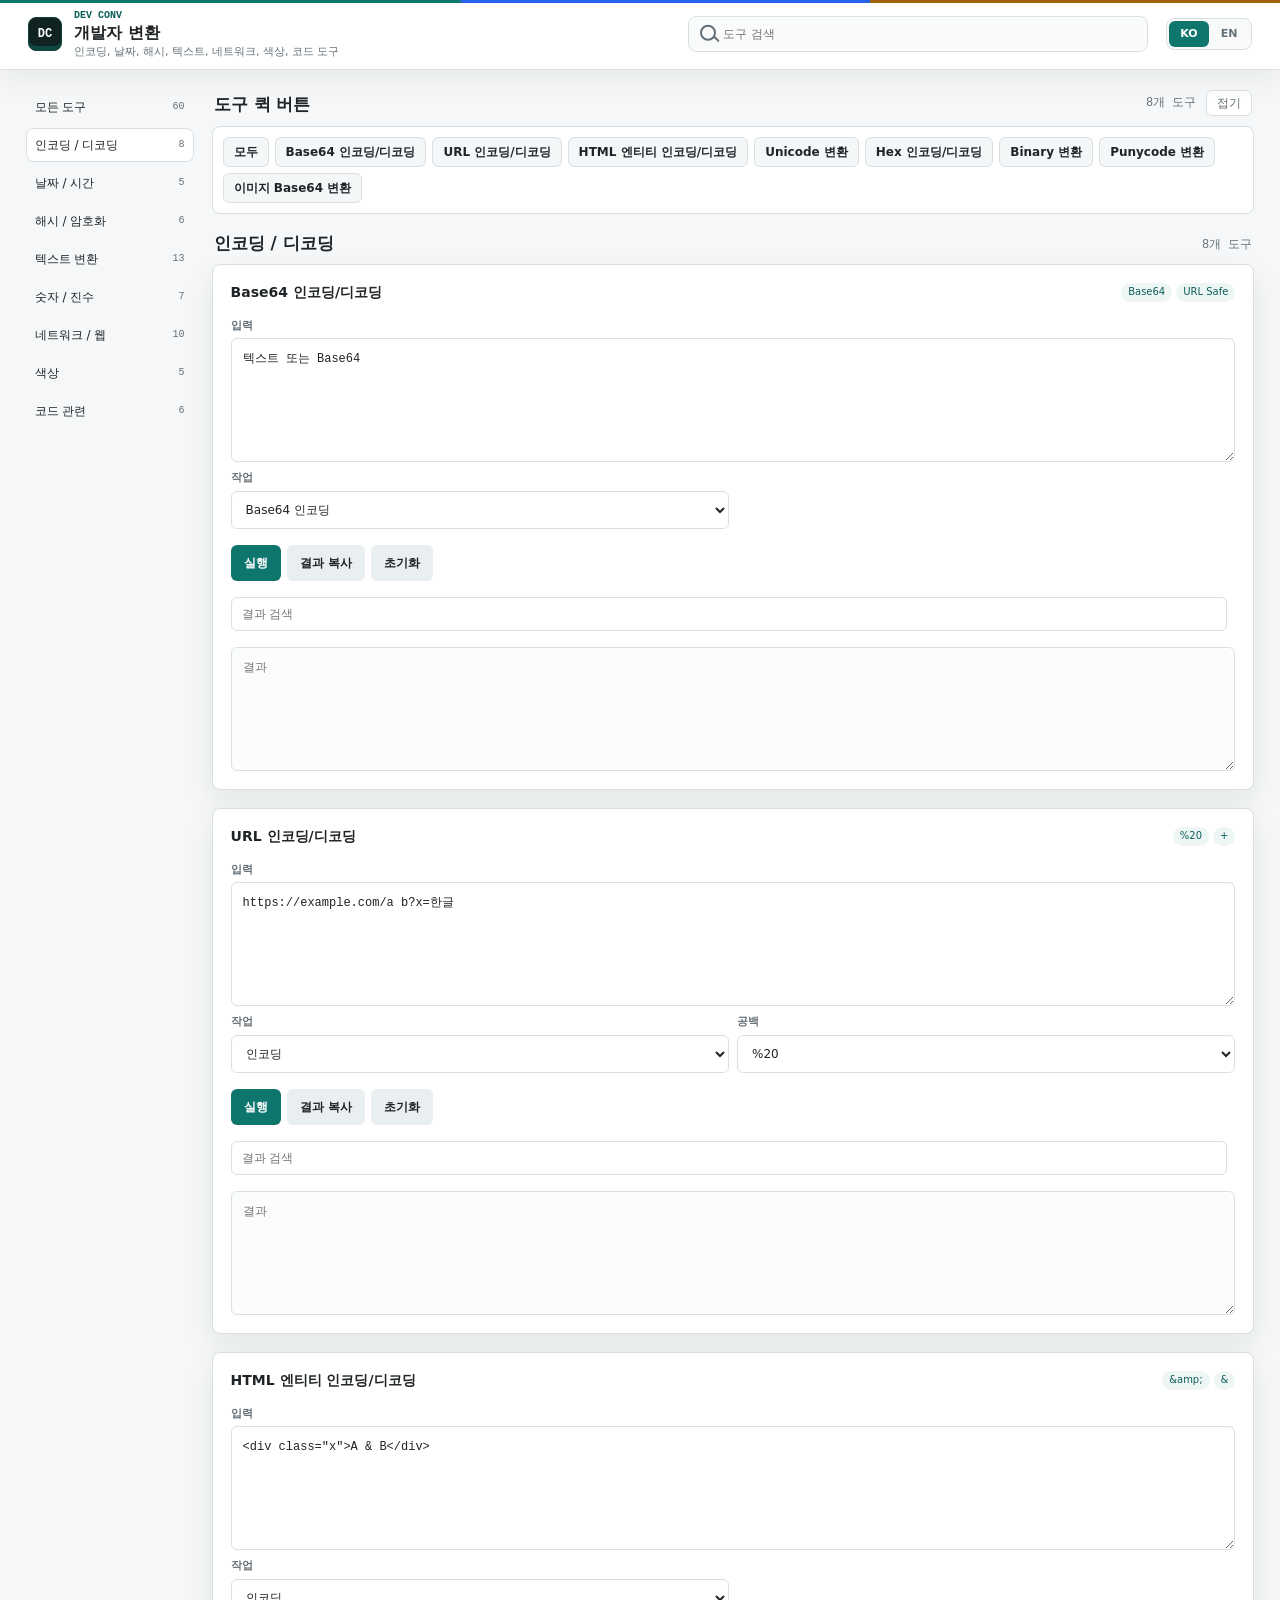
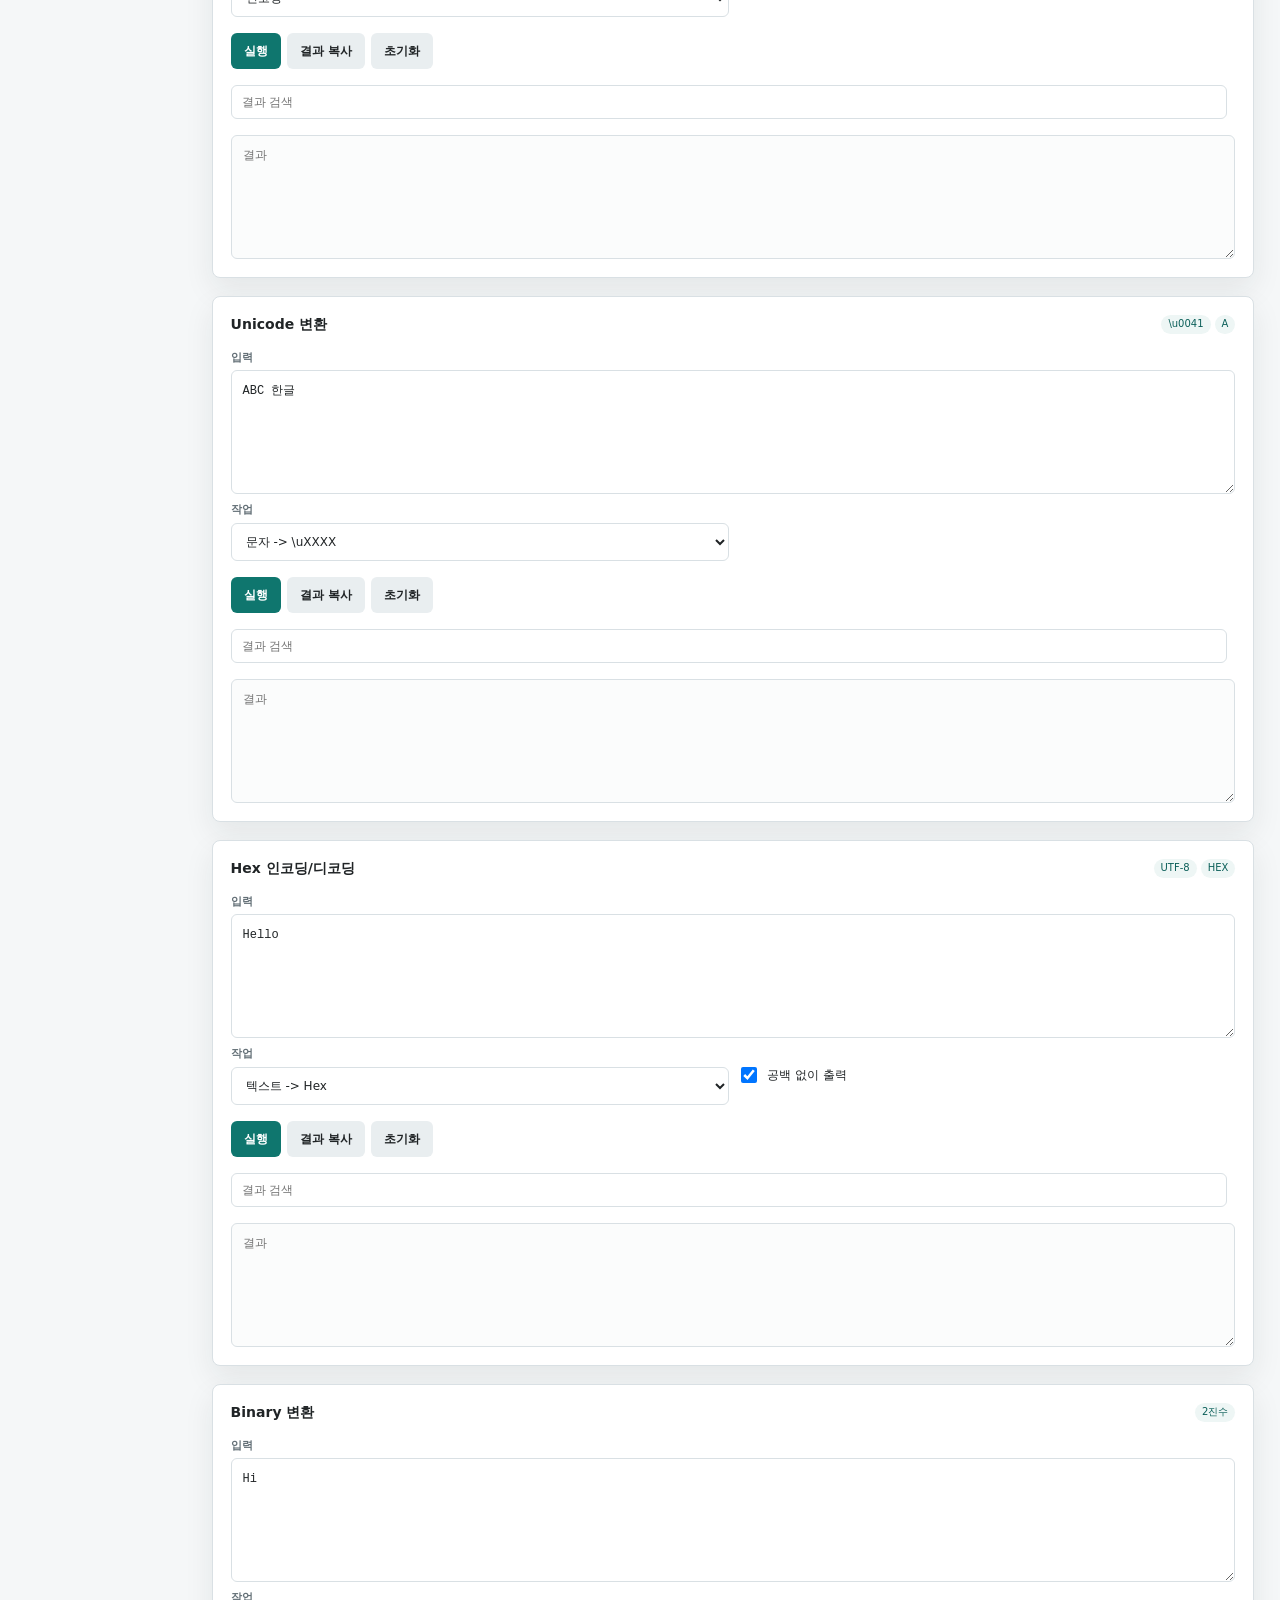
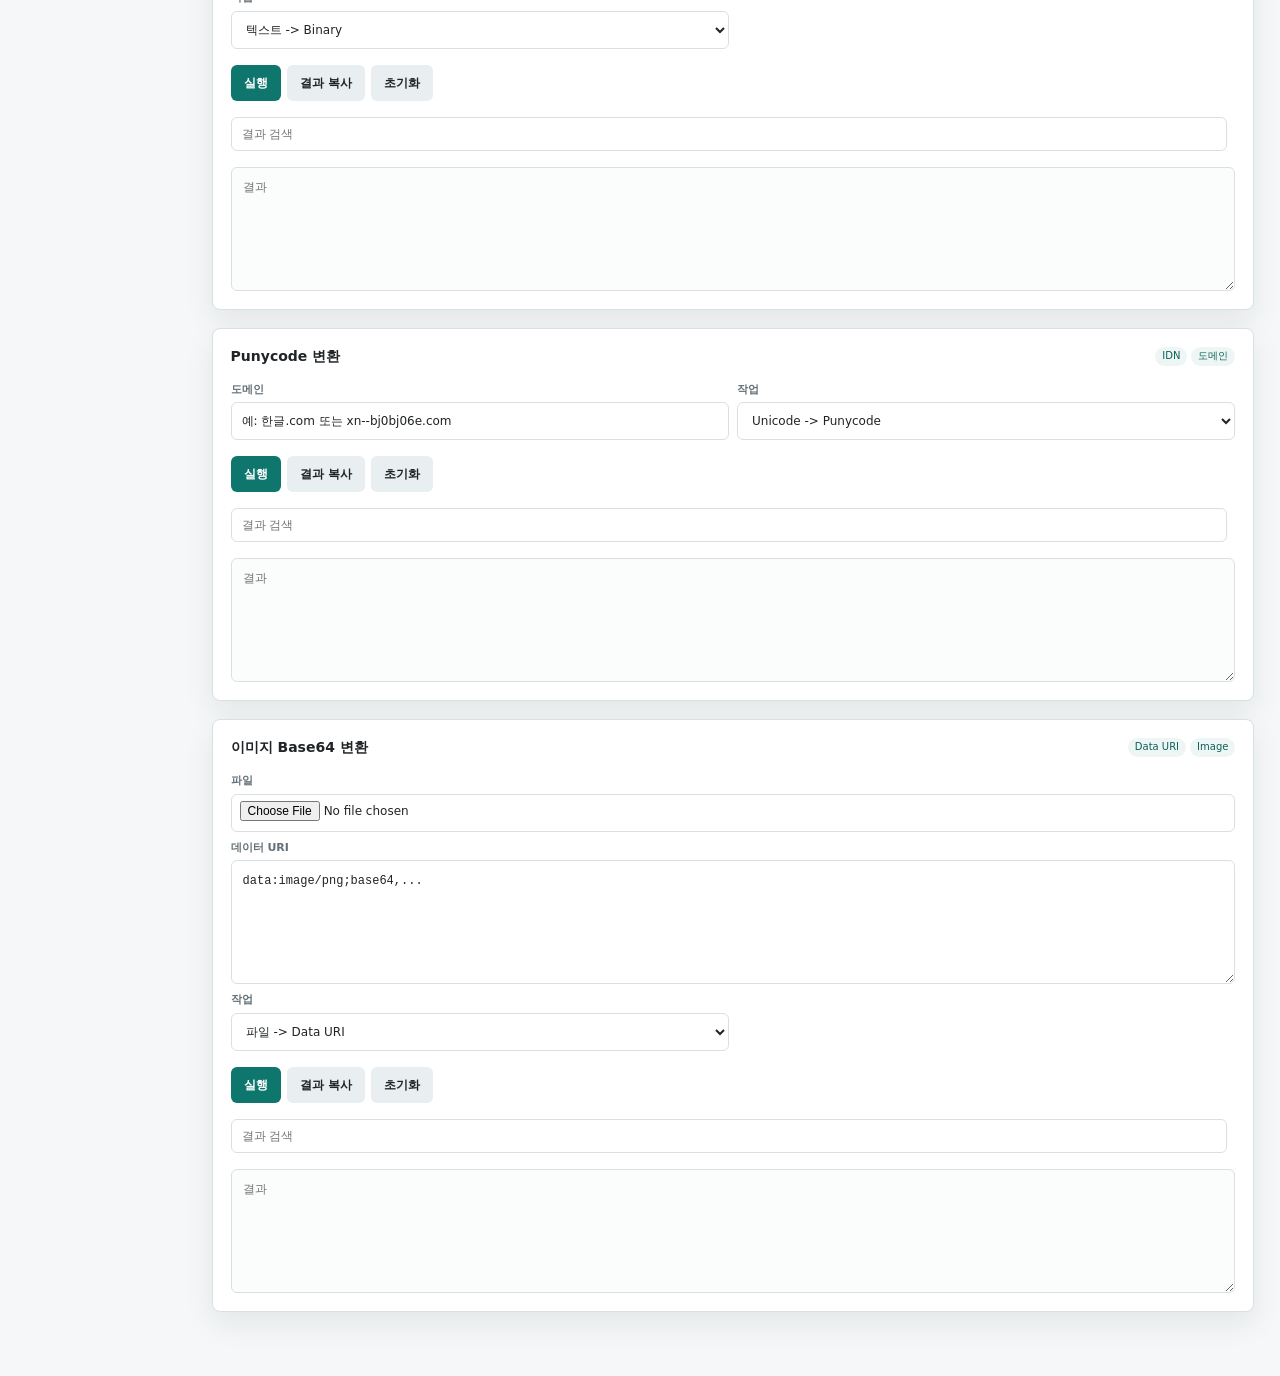
<file: devconv/index.html>
<!DOCTYPE html>
<html lang="ko">
<head>
<meta charset="UTF-8">
<meta name="viewport" content="width=device-width, initial-scale=1.0">
<title>개발자 변환 도구</title>
<style>
:root {
  --font-sans: "Malgun Gothic", "Apple SD Gothic Neo", system-ui, -apple-system, BlinkMacSystemFont, "Segoe UI", sans-serif;
  --font-mono: Consolas, "SFMono-Regular", Menlo, Monaco, monospace;
  --text: #202426;
  --muted: #647077;
  --bg: #f5f7f8;
  --panel: #ffffff;
  --line: #d9e0e4;
  --line-strong: #b8c3ca;
  --accent: #0f766e;
  --accent-dark: #0b5f59;
  --blue: #2563eb;
  --amber: #a16207;
  --red: #b91c1c;
  --shadow: 0 12px 30px rgba(22, 34, 39, 0.08);
}
* { box-sizing: border-box; }
html { scroll-behavior: smooth; -webkit-text-size-adjust: 100%; }
body {
  margin: 0;
  font-family: var(--font-sans);
  color: var(--text);
  background: var(--bg);
  line-height: 1.5;
}
button, input, textarea, select {
  font: inherit;
}
button {
  border: 0;
  cursor: pointer;
}
.app-header {
  position: sticky;
  top: 0;
  z-index: 10;
  padding: 0 clamp(12px, 3vw, 28px);
  border-bottom: 1px solid var(--line);
  background: rgba(255, 255, 255, 0.96);
  backdrop-filter: blur(14px);
  box-shadow: 0 10px 30px rgba(22, 34, 39, 0.06);
}
.app-header::before {
  content: "";
  position: absolute;
  left: 0;
  right: 0;
  top: 0;
  height: 3px;
  background: linear-gradient(90deg, var(--accent) 0 36%, var(--blue) 36% 68%, var(--amber) 68% 100%);
}
.header-inner {
  display: grid;
  grid-template-columns: minmax(260px, 1fr) minmax(240px, 460px) auto;
  gap: 18px;
  align-items: center;
  width: 100%;
  max-width: 1920px;
  min-height: 58px;
  margin: 0 auto;
  padding: 8px 0;
}
.brand {
  display: flex;
  align-items: center;
  gap: 12px;
  min-width: 0;
}
.brand-mark {
  display: grid;
  place-items: center;
  flex: 0 0 auto;
  width: 34px;
  height: 34px;
  border: 1px solid #113f3b;
  border-radius: 8px;
  background: #102321;
  color: #ffffff;
  font-family: var(--font-mono);
  font-size: 12px;
  font-weight: 800;
  letter-spacing: 0;
  box-shadow: inset 0 -4px 0 rgba(15, 118, 110, 0.45);
}
.brand-text {
  min-width: 0;
}
.title-wrap h1 {
  margin: 0;
  font-size: 16px;
  line-height: 1.25;
  font-weight: 800;
}
.title-wrap p {
  margin: 1px 0 0;
  color: var(--muted);
  font-size: 11px;
  white-space: nowrap;
  overflow: hidden;
  text-overflow: ellipsis;
}
.brand-kicker {
  display: block;
  margin: 0;
  color: var(--accent-dark);
  font-family: var(--font-mono);
  font-size: 10px;
  font-weight: 800;
  letter-spacing: 0;
  text-transform: uppercase;
}
.search-wrap {
  position: relative;
}
.search-wrap::before {
  content: "";
  position: absolute;
  left: 12px;
  top: 50%;
  width: 12px;
  height: 12px;
  border: 2px solid var(--muted);
  border-radius: 50%;
  transform: translateY(-58%);
  pointer-events: none;
}
.search-wrap::after {
  content: "";
  position: absolute;
  left: 25px;
  top: 22px;
  width: 7px;
  height: 2px;
  border-radius: 999px;
  background: var(--muted);
  transform: rotate(45deg);
  pointer-events: none;
}
.search {
  width: 100%;
  min-height: 36px;
  border: 1px solid var(--line);
  border-radius: 8px;
  padding: 0 12px 0 34px;
  background: #f9fbfb;
  color: var(--text);
  box-shadow: inset 0 1px 0 rgba(255,255,255,0.9);
}
.header-actions {
  display: flex;
  justify-content: flex-end;
}
.lang-toggle {
  display: inline-grid;
  grid-template-columns: repeat(2, 40px);
  min-height: 32px;
  border: 1px solid var(--line);
  border-radius: 8px;
  padding: 2px;
  background: #f7faf9;
}
.lang-btn {
  border-radius: 6px;
  background: transparent;
  color: var(--muted);
  font-size: 11px;
  font-weight: 700;
}
.lang-btn.active {
  background: var(--accent);
  color: #fff;
}
.layout {
  display: grid;
  grid-template-columns: 168px minmax(0, 1fr);
  gap: 18px;
  width: 100%;
  max-width: 1920px;
  margin: 0 auto;
  padding: 20px clamp(14px, 2vw, 34px) 38px;
}
.side {
  position: sticky;
  top: 74px;
  align-self: start;
  display: grid;
  gap: 4px;
}
.nav-btn {
  display: flex;
  align-items: center;
  justify-content: space-between;
  min-height: 34px;
  border: 1px solid transparent;
  border-radius: 8px;
  padding: 0 8px;
  background: transparent;
  color: var(--text);
  font-size: 12px;
  text-align: left;
}
.nav-btn:hover, .nav-btn.active {
  border-color: var(--line);
  background: #fff;
}
.nav-btn span:last-child {
  color: var(--muted);
  font-size: 10px;
  font-family: var(--font-mono);
}
.main {
  min-width: 0;
}
.category {
  margin-bottom: 26px;
  scroll-margin-top: 82px;
}
.quick-panel {
  margin-bottom: 18px;
}
.quick-panel.hidden {
  display: none;
}
.recent-panel h2 {
  color: var(--accent-dark);
}
.recent-panel .tool-jumps {
  border-color: var(--accent);
  background: #f2fbf9;
}
.quick-panel-head,
.category-head {
  display: flex;
  align-items: end;
  justify-content: space-between;
  gap: 12px;
  margin: 0 0 10px;
  padding: 0 2px;
}
.quick-panel h2,
.category h2 {
  margin: 0;
  font-size: 17px;
  line-height: 1.3;
}
.quick-panel-count,
.category-count {
  color: var(--muted);
  font-size: 12px;
  font-family: var(--font-mono);
}
.quick-panel-head-right {
  display: flex;
  align-items: center;
  gap: 10px;
}
.quick-toggle-btn {
  border: 1px solid var(--line);
  background: #fff;
  color: var(--muted);
  font-size: 12px;
  padding: 3px 10px;
  border-radius: 6px;
  cursor: pointer;
}
.quick-toggle-btn:hover {
  border-color: var(--accent);
  color: var(--accent-dark);
}
.quick-panel.collapsed .tool-jumps {
  display: none;
}
.tool-jumps {
  display: flex;
  flex-wrap: wrap;
  gap: 6px;
  margin: 0 0 14px;
  padding: 10px;
  border: 1px solid var(--line);
  border-radius: 8px;
  background: #fff;
}
.tool-jump-btn {
  min-height: 30px;
  max-width: 100%;
  border: 1px solid var(--line);
  border-radius: 6px;
  padding: 0 10px;
  background: #f4f7f8;
  color: var(--text);
  font-size: 12px;
  font-weight: 700;
  text-align: left;
  overflow-wrap: anywhere;
}
.recent-tool-chip {
  display: inline-flex;
  align-items: stretch;
  max-width: 100%;
}
.recent-tool-chip .tool-jump-btn {
  border-top-right-radius: 0;
  border-bottom-right-radius: 0;
}
.recent-remove-btn {
  min-width: 30px;
  min-height: 30px;
  border: 1px solid var(--line);
  border-left: 0;
  border-radius: 0 6px 6px 0;
  background: #fff;
  color: var(--muted);
  font-size: 12px;
  font-weight: 700;
}
.recent-remove-btn:hover {
  border-color: var(--accent);
  background: #eef6f5;
  color: var(--red);
}
.tool-jump-btn:hover {
  border-color: var(--accent);
  background: #eef6f5;
  color: var(--accent-dark);
}
.tool-jump-btn.hidden {
  display: none;
}
.tools-grid {
  display: grid;
  grid-template-columns: 1fr;
  gap: 18px;
}
.tool-card {
  display: grid;
  gap: 16px;
  align-content: start;
  min-width: 0;
  scroll-margin-top: 84px;
  border: 1px solid var(--line);
  border-radius: 8px;
  padding: 18px;
  background: var(--panel);
  box-shadow: var(--shadow);
}
.tool-card.hidden, .category.hidden {
  display: none;
}
.tool-top {
  display: flex;
  align-items: start;
  justify-content: space-between;
  gap: 10px;
}
.tool-title {
  margin: 0;
  font-size: 14px;
  line-height: 1.35;
  font-weight: 700;
}
.tool-tags {
  display: flex;
  flex-wrap: wrap;
  gap: 4px;
  justify-content: flex-end;
}
.tag {
  border-radius: 999px;
  padding: 1px 7px 2px;
  background: #eef6f5;
  color: var(--accent-dark);
  font-size: 10px;
  line-height: 1.6;
}
.fields {
  display: grid;
  grid-template-columns: repeat(2, minmax(0, 1fr));
  gap: 8px;
}
.field {
  display: grid;
  gap: 4px;
  min-width: 0;
}
.field.wide {
  grid-column: 1 / -1;
}
.field.check {
  display: flex;
  align-items: center;
  gap: 7px;
  min-height: 34px;
}
.field label {
  color: var(--muted);
  font-size: 11px;
  font-weight: 700;
}
.field.check label {
  color: var(--text);
  font-size: 12px;
  font-weight: 500;
}
textarea, input, select {
  width: 100%;
  min-width: 0;
  border: 1px solid var(--line);
  border-radius: 6px;
  background: #fff;
  color: var(--text);
  outline: 0;
}
textarea:focus, input:focus, select:focus {
  border-color: var(--accent);
  box-shadow: 0 0 0 3px rgba(15, 118, 110, 0.13);
}
textarea {
  min-height: 124px;
  max-height: 320px;
  overflow-y: auto;
  resize: vertical;
  padding: 11px;
  font-family: var(--font-mono);
  font-size: 12px;
  line-height: 1.5;
}
input, select {
  min-height: 38px;
  padding: 0 10px;
  font-size: 12px;
}
input[type="checkbox"] {
  width: 16px;
  height: 16px;
  min-height: 16px;
}
input[type="color"] {
  padding: 2px;
  height: 36px;
}
input[type="file"] {
  padding: 6px 8px;
}
.date-pick {
  position: relative;
  display: flex;
  gap: 6px;
}
.date-pick .btn {
  flex: none;
}
.date-pick-native {
  position: absolute;
  right: 0;
  bottom: 0;
  width: 1px;
  height: 1px;
  min-height: 1px;
  padding: 0;
  border: 0;
  opacity: 0;
  pointer-events: none;
}
.actions {
  display: flex;
  flex-wrap: wrap;
  gap: 6px;
}
.btn {
  min-height: 36px;
  border-radius: 6px;
  padding: 0 13px;
  background: #e9eef0;
  color: var(--text);
  font-size: 12px;
  font-weight: 700;
}
.btn.primary {
  background: var(--accent);
  color: #fff;
}
.btn.primary:hover {
  background: var(--accent-dark);
}
.btn:hover {
  filter: brightness(0.97);
}
.result-tools {
  display: grid;
  grid-template-columns: minmax(0, 1fr) auto;
  gap: 8px;
  align-items: center;
}
.result-search {
  min-height: 34px;
}
.result-match-count {
  color: var(--muted);
  font-family: var(--font-mono);
  font-size: 11px;
}
.output {
  min-height: 124px;
  max-height: none;
  overflow-y: hidden;
  background: #fbfcfc;
}
.result-highlight {
  display: none;
  max-height: 260px;
  overflow: auto;
  border: 1px solid var(--line);
  border-radius: 6px;
  padding: 11px;
  background: #fffdf4;
  font-family: var(--font-mono);
  font-size: 12px;
  line-height: 1.5;
  white-space: pre-wrap;
  overflow-wrap: anywhere;
}
.result-highlight.on {
  display: block;
}
.preview {
  display: none;
  min-height: 34px;
  border: 1px dashed var(--line-strong);
  border-radius: 8px;
  padding: 8px;
  overflow: auto;
  background: #fbfcfc;
}
.preview.on {
  display: block;
}
.swatches {
  display: grid;
  grid-template-columns: repeat(auto-fit, minmax(78px, 1fr));
  gap: 8px;
}
.swatch {
  min-height: 66px;
  border: 1px solid rgba(0,0,0,0.12);
  border-radius: 8px;
  display: grid;
  align-content: end;
  overflow: hidden;
}
.swatch span {
  display: block;
  padding: 3px 5px;
  background: rgba(255,255,255,0.88);
  color: #111;
  font-family: var(--font-mono);
  font-size: 10px;
}
.swatches.named .swatch span {
  overflow-wrap: anywhere;
}
.noise-meter {
  display: grid;
  gap: 10px;
}
.noise-meter-head {
  display: flex;
  align-items: center;
  justify-content: space-between;
  gap: 12px;
}
.noise-meter-value {
  font-family: var(--font-mono);
  font-size: 28px;
  line-height: 1.1;
  font-weight: 700;
}
.noise-meter-sub {
  color: var(--muted);
  font-size: 12px;
}
.noise-meter-bar {
  height: 14px;
  border-radius: 999px;
  overflow: hidden;
  background: #e9eef0;
}
.noise-meter-bar span {
  display: block;
  width: 0;
  height: 100%;
  border-radius: inherit;
  background: var(--accent);
  transition: width 0.08s linear, background 0.08s linear;
}
.noise-meter-graph {
  width: 100%;
  height: 100px;
  display: block;
  border-radius: 10px;
  background: #f4f7f8;
  border: 1px solid #dde4e6;
}
.noise-meter-graph-cap {
  display: flex;
  justify-content: space-between;
  color: var(--muted);
  font-family: var(--font-mono);
  font-size: 10px;
}
.noise-meter-scale {
  display: flex;
  justify-content: space-between;
  color: var(--muted);
  font-family: var(--font-mono);
  font-size: 10px;
}
.noise-meter-note {
  margin: 0;
  color: var(--muted);
  font-size: 11px;
}
.mini-table {
  width: 100%;
  border-collapse: collapse;
  font-size: 12px;
}
.mini-table th, .mini-table td {
  border-bottom: 1px solid var(--line);
  padding: 5px 6px;
  text-align: left;
  vertical-align: top;
}
.mini-table th {
  color: var(--muted);
  font-size: 11px;
}
.diff-table td:first-child {
  width: 38px;
  font-family: var(--font-mono);
  text-align: center;
}
.diff-add td {
  background: #ecfdf5;
}
.diff-del td {
  background: #fef2f2;
}
.diff-same td {
  background: #fbfcfc;
}
.match {
  border-radius: 3px;
  background: #fff3bf;
  color: #312700;
}
.toast {
  position: fixed;
  right: 16px;
  bottom: 72px;
  z-index: 20;
  max-width: min(420px, calc(100vw - 32px));
  border-radius: 8px;
  padding: 10px 12px;
  background: #1f2933;
  color: #fff;
  font-size: 12px;
  box-shadow: 0 14px 34px rgba(0,0,0,0.22);
  opacity: 0;
  transform: translateY(8px);
  pointer-events: none;
  transition: opacity 0.18s ease, transform 0.18s ease;
}
.toast.on {
  opacity: 1;
  transform: translateY(0);
}
.toast.error {
  background: var(--red);
}
.top-btn {
  position: fixed;
  right: 16px;
  bottom: 16px;
  z-index: 19;
  display: grid;
  place-items: center;
  width: 44px;
  height: 44px;
  border: 1px solid var(--line-strong);
  border-radius: 8px;
  background: #ffffff;
  color: var(--accent-dark);
  box-shadow: 0 12px 28px rgba(22, 34, 39, 0.16);
  opacity: 0;
  transform: translateY(8px);
  pointer-events: none;
  transition: opacity 0.18s ease, transform 0.18s ease, background 0.18s ease;
}
.top-btn.on {
  opacity: 1;
  transform: translateY(0);
  pointer-events: auto;
}
.top-btn:hover {
  background: #eef6f5;
}
.top-btn svg {
  width: 22px;
  height: 22px;
  stroke: currentColor;
}
.muted {
  color: var(--muted);
}
@media (max-width: 1120px) {
  .header-inner {
    grid-template-columns: minmax(230px, 1fr) minmax(220px, 380px) auto;
  }
  .tools-grid {
    gap: 14px;
  }
  .tool-card {
    padding: 14px;
  }
}
@media (max-width: 760px) {
  .app-header {
    position: static;
    padding: 0 14px;
  }
  .header-inner {
    grid-template-columns: 1fr;
    gap: 10px;
    min-height: 0;
    padding: 10px 0;
  }
  .brand {
    align-items: flex-start;
  }
  .brand-mark {
    width: 34px;
    height: 34px;
  }
  .title-wrap p {
    white-space: normal;
  }
  .header-actions {
    justify-content: flex-start;
  }
  .layout {
    grid-template-columns: 1fr;
    padding-top: 12px;
  }
  .side {
    position: static;
    grid-template-columns: repeat(2, minmax(0, 1fr));
  }
  .fields {
    grid-template-columns: 1fr;
  }
  .category {
    scroll-margin-top: 12px;
  }
}
</style>
</head>
<body>
<header class="app-header">
  <div class="header-inner">
    <div class="brand">
      <div class="brand-mark" aria-hidden="true">DC</div>
      <div class="title-wrap brand-text">
        <span class="brand-kicker">Dev Conv</span>
        <h1>개발자 변환</h1>
        <p>인코딩, 날짜, 해시, 텍스트, 네트워크, 색상, 코드 도구</p>
      </div>
    </div>
    <div class="search-wrap">
      <input id="toolSearch" class="search" type="search" placeholder="도구 검색">
    </div>
    <div class="header-actions">
      <div id="languageToggle" class="lang-toggle" role="group" aria-label="언어 선택">
        <button id="langKo" class="lang-btn" type="button" data-lang="ko">KO</button>
        <button id="langEn" class="lang-btn" type="button" data-lang="en">EN</button>
      </div>
    </div>
  </div>
</header>
<div class="layout">
  <nav id="sideNav" class="side" aria-label="도구 카테고리"></nav>
  <main id="main" class="main"></main>
</div>
<div id="toast" class="toast" role="status" aria-live="polite"></div>
<button id="topButton" class="top-btn" type="button" aria-label="맨 위로 이동">
  <svg viewBox="0 0 24 24" fill="none" stroke-width="2.2" stroke-linecap="round" stroke-linejoin="round" aria-hidden="true">
    <path d="M12 19V5"></path>
    <path d="M5 12l7-7 7 7"></path>
  </svg>
</button>

<script>
"use strict";

const categories = [
  ["encoding", "인코딩 / 디코딩"],
  ["datetime", "날짜 / 시간"],
  ["crypto", "해시 / 암호화"],
  ["text", "텍스트 변환"],
  ["number", "숫자 / 진수"],
  ["network", "네트워크 / 웹"],
  ["color", "색상"],
  ["code", "코드 관련"]
];
const ALL_CATEGORY = "all";
const LANG_STORAGE_KEY = "devconv.lang";
const RECENT_STORAGE_KEY = "devconv.recent";
const QUICK_COLLAPSE_STORAGE_KEY = "devconv.quickCollapsed";
const MAX_RECENT = 8;
const SUPPORTED_LANGS = new Set(["ko", "en"]);

const I18N = {
  ko: {
    documentTitle: "개발자 변환 도구",
    appTitle: "개발자 변환",
    appSubtitle: "인코딩, 날짜, 해시, 텍스트, 네트워크, 색상, 코드 도구",
    searchPlaceholder: "도구 검색",
    navAria: "도구 카테고리",
    topAria: "맨 위로 이동",
    languageAria: "언어 선택",
    koLabel: "한국어",
    enLabel: "영어",
    allTools: "모든 도구",
    quickPanelTitle: "도구 퀵 버튼",
    quickPanelAria: "도구 퀵 버튼",
    quickAll: "모두",
    quickPanelCollapse: "접기",
    quickPanelExpand: "펼치기",
    recentPanelTitle: "최근 사용한 도구",
    recentPanelAria: "최근 사용한 도구 퀵 버튼",
    recentRemoveAria: "최근 사용한 도구에서 제거",
    run: "실행",
    copy: "결과 복사",
    clear: "초기화",
    now: "현재시간",
    pickDate: "달력에서 날짜/시간 선택",
    stop: "정지",
    remeasure: "재측정",
    resultPlaceholder: "결과",
    resultSearchPlaceholder: "결과 검색",
    resultSearchAria: "결과 텍스트 검색",
    noCopyResult: "복사할 결과가 없습니다.",
    copiedResult: "결과를 복사했습니다.",
    processing: "처리 중...",
    genericError: "오류가 발생했습니다.",
    languageChanged: "언어를 한국어로 전환했습니다."
  },
  en: {
    documentTitle: "Developer Conversion Tools",
    appTitle: "Developer Converter",
    appSubtitle: "Encoding, dates, hashes, text, network, color, and code tools",
    searchPlaceholder: "Search tools",
    navAria: "Tool categories",
    topAria: "Back to top",
    languageAria: "Language",
    koLabel: "Korean",
    enLabel: "English",
    allTools: "All Tools",
    quickPanelTitle: "Tool Shortcuts",
    quickPanelAria: "Tool shortcuts",
    quickAll: "All",
    quickPanelCollapse: "Collapse",
    quickPanelExpand: "Expand",
    recentPanelTitle: "Recently Used",
    recentPanelAria: "Recently used tool shortcuts",
    recentRemoveAria: "Remove from recently used",
    run: "Run",
    copy: "Copy Result",
    clear: "Clear",
    now: "Now",
    pickDate: "Pick date/time from calendar",
    stop: "Stop",
    remeasure: "Re-measure",
    resultPlaceholder: "Result",
    resultSearchPlaceholder: "Search result",
    resultSearchAria: "Search result text",
    noCopyResult: "There is no result to copy.",
    copiedResult: "Result copied.",
    processing: "Processing...",
    genericError: "An error occurred.",
    languageChanged: "Language changed to English."
  }
};

const EN_LABELS = {
  "인코딩 / 디코딩": "Encoding / Decoding",
  "날짜 / 시간": "Date / Time",
  "해시 / 암호화": "Hash / Crypto",
  "텍스트 변환": "Text Conversion",
  "숫자 / 진수": "Numbers / Radix",
  "네트워크 / 웹": "Network / Web",
  "색상": "Color",
  "코드 관련": "Code",
  "Base64 인코딩/디코딩": "Base64 Encode/Decode",
  "URL 인코딩/디코딩": "URL Encode/Decode",
  "HTML 엔티티 인코딩/디코딩": "HTML Entity Encode/Decode",
  "Unicode 변환": "Unicode Converter",
  "Hex 인코딩/디코딩": "Hex Encode/Decode",
  "Binary 변환": "Binary Converter",
  "Punycode 변환": "Punycode Converter",
  "Unix Timestamp 변환": "Unix Timestamp Converter",
  "타임존 변환": "Time Zone Converter",
  "날짜 포맷 변환": "Date Format Converter",
  "날짜 계산": "Date Calculator",
  "Cron 표현식 해석": "Cron Expression Parser",
  "MD5 / SHA 해시 생성": "MD5 / SHA Hash Generator",
  "HMAC 생성": "HMAC Generator",
  "파일 해시 체크섬 계산": "File Hash Checksum",
  "bcrypt 해시 생성": "bcrypt Hash Generator",
  "UUID 생성": "UUID Generator",
  "랜덤 비밀번호/토큰 생성": "Random Password/Token Generator",
  "대소문자/케이스 변환": "Case Converter",
  "JSON 포맷팅 / 압축 / 검사": "JSON Format / Minify / Validate",
  "JSONPath / jq 테스트": "JSONPath / jq Tester",
  "JSON Schema 검사": "JSON Schema Validator",
  "XML / JSON 변환": "XML / JSON Converter",
  "YAML / JSON 변환": "YAML / JSON Converter",
  "CSV / JSON 변환": "CSV / JSON Converter",
  "Markdown / HTML 변환": "Markdown / HTML Converter",
  "줄바꿈 변환": "Line Ending Converter",
  "문자 수 / 바이트 수 / 줄 수": "Character / Byte / Line Count",
  "중복 줄 제거": "Remove Duplicate Lines",
  "줄 정렬": "Sort Lines",
  "Diff 도구": "Diff Tool",
  "진수 변환": "Radix Converter",
  "숫자 포맷": "Number Format",
  "파일 크기 단위 변환": "File Size Converter",
  "길이 단위 변환": "Length Unit Converter",
  "온도 단위 변환": "Temperature Converter",
  "데이터 속도 단위 변환": "Data Rate Converter",
  "소음(데시벨) 측정기": "Noise (Decibel) Meter",
  "IP 주소 정보 조회": "IP Address Lookup",
  "URL 파서": "URL Parser",
  "IP / 정수 변환": "IP / Integer Converter",
  "서브넷 마스크 계산": "Subnet Calculator",
  "MAC 주소 포맷 변환": "MAC Address Formatter",
  "DNS 조회": "DNS Lookup",
  "JWT 디코딩": "JWT Decode",
  "HTTP 상태 코드 설명": "HTTP Status Code Description",
  "HTTP Header 파서": "HTTP Header Parser",
  "User-Agent 파싱": "User-Agent Parser",
  "HEX / RGB / HSL 변환": "HEX / RGB / HSL Converter",
  "색상 팔레트 생성": "Color Palette Generator",
  "색상 대비 비율 계산": "Color Contrast Ratio",
  "CSS 색상명 / HEX 변환": "CSS Color Name / HEX Converter",
  "C# 색상명 테이블": "C# Color Name Table",
  "정규식 테스터": "Regex Tester",
  "JWT 인코딩/디코딩": "JWT Encode/Decode",
  "SQL 포맷팅": "SQL Formatter",
  "HTML/CSS/JS 압축": "HTML/CSS/JS Minifier",
  "이미지 Base64 변환": "Image Base64 Converter",
  "QR코드 생성": "QR Code Generator",
  "바코드 생성": "Barcode Generator",
  "입력": "Input",
  "작업": "Operation",
  "공백": "Space",
  "도메인": "Domain",
  "단위": "Unit",
  "날짜 입력": "Date Input",
  "날짜 입력 기준": "Date Input Zone",
  "날짜/시간": "Date/Time",
  "날짜": "Date",
  "출력 포맷": "Output Format",
  "시작일": "Start Date",
  "종료일": "End Date",
  "시작일에 더할 일수": "Days to Add to Start Date",
  "다음 실행 수": "Next Run Count",
  "알고리즘": "Algorithm",
  "메시지": "Message",
  "비밀키": "Secret Key",
  "파일": "File",
  "비밀번호": "Password",
  "버전": "Version",
  "개수": "Count",
  "종류": "Type",
  "길이": "Length",
  "대문자": "Uppercase",
  "소문자": "Lowercase",
  "숫자": "Numbers",
  "특수문자": "Symbols",
  "출력": "Output",
  "루트명": "Root Name",
  "앞뒤 공백 무시": "Ignore surrounding spaces",
  "순서": "Order",
  "숫자 정렬": "Numeric sort",
  "값": "Value",
  "입력 진수": "Input Base",
  "기준": "Base",
  "보정 오프셋(dB)": "Calibration Offset (dB)",
  "IP 주소": "IP Address",
  "IPv4 또는 정수": "IPv4 or Integer",
  "상태 코드": "Status Code",
  "기준 색상": "Base Color",
  "전경색": "Foreground",
  "배경색": "Background",
  "색상명 또는 HEX": "Color name or HEX",
  "검색 (이름 또는 HEX, 비우면 전체)": "Search (name or HEX, empty = all)",
  "패턴": "Pattern",
  "플래그": "Flags",
  "테스트 텍스트": "Test Text",
  "코드": "Code",
  "데이터": "Data",
  "데이터 URI": "Data URI",
  "크기": "Size",
  "형식": "Format",
  "경로": "Path",
  "왼쪽": "Left",
  "오른쪽": "Right",
  "치환": "Replacement",
  "스키마": "Schema",
  "URL": "URL",
  "헤더": "Header",
  "레코드": "Record",
  "인코딩": "Encode",
  "디코딩": "Decode",
  "파일 -> Data URI": "File -> Data URI",
  "Data URI -> 미리보기": "Data URI -> Preview",
  "Base64 인코딩": "Base64 Encode",
  "Base64 디코딩": "Base64 Decode",
  "URL Safe 인코딩": "URL Safe Encode",
  "URL Safe 디코딩": "URL Safe Decode",
  "문자 -> \\uXXXX": "Text -> \\uXXXX",
  "\\uXXXX -> 문자": "\\uXXXX -> Text",
  "텍스트 -> Hex": "Text -> Hex",
  "Hex -> 텍스트": "Hex -> Text",
  "공백 없이 출력": "Output without spaces",
  "텍스트 -> Binary": "Text -> Binary",
  "Binary -> 텍스트": "Binary -> Text",
  "자동 인식": "Auto Detect",
  "초": "Seconds",
  "밀리초": "Milliseconds",
  "Timestamp -> 날짜": "Timestamp -> Date",
  "날짜 -> Timestamp": "Date -> Timestamp",
  "5개": "5",
  "10개": "10",
  "20개": "20",
  "Hex 토큰": "Hex Token",
  "Base64 URL 토큰": "Base64 URL Token",
  "포맷팅": "Format",
  "압축": "Minify",
  "유효성 검사": "Validate",
  "HTML 태그 제거": "Strip HTML Tags",
  "오름차순": "Ascending",
  "내림차순": "Descending",
  "2진수": "Binary",
  "8진수": "Octal",
  "10진수": "Decimal",
  "16진수": "Hex",
  "콤마 추가": "Add commas",
  "콤마 제거": "Remove commas",
  "IP -> 정수": "IP -> Integer",
  "정수 -> IP": "Integer -> IP",
  "색상": "Color",
  "마이크": "Microphone",
  "텍스트 또는 Base64": "Text or Base64",
  "https://example.com/a b?x=한글": "https://example.com/a b?x=korean",
  "ABC 한글": "ABC Korean",
  "예: 한글.com 또는 xn--bj0bj06e.com": "e.g. hangul.com or xn--bj0bj06e.com",
  "# 제목\n\n**bold** and [link](https://example.com)": "# Title\n\n**bold** and [link](https://example.com)",
  "hello\n한글": "hello\nKorean",
  "차이": "Diff"
};

let currentLang = initLanguage();

const tzOptions = [
  ["UTC-12:00", "-720"], ["UTC-08:00", "-480"], ["UTC-05:00", "-300"],
  ["UTC", "0"], ["CET UTC+01:00", "60"], ["UTC+05:30", "330"],
  ["KST UTC+09:00", "540"], ["JST UTC+09:00", "540"], ["AEST UTC+10:00", "600"]
];

const BARCODE_DEFAULT_DATA = "1234567890";
const BARCODE_FORMAT_SAMPLES = {
  EAN13: { sample: "5901234123457", pattern: /^\d{13}$/, koRule: "숫자 13자리", enRule: "13 digits" },
  UPCA: { sample: "042100005264", pattern: /^\d{12}$/, koRule: "숫자 12자리", enRule: "12 digits" }
};

const tools = [
  { id: "base64", category: "encoding", title: "Base64 인코딩/디코딩", tags: ["Base64", "URL Safe"], fields: [
    area("input", "입력", "텍스트 또는 Base64"),
    select("mode", "작업", [["Base64 인코딩","b64enc"],["Base64 디코딩","b64dec"],["URL Safe 인코딩","b64uenc"],["URL Safe 디코딩","b64udec"]], "b64enc")
  ]},
  { id: "url", category: "encoding", title: "URL 인코딩/디코딩", tags: ["%20", "+"], fields: [
    area("input", "입력", "https://example.com/a b?x=한글"),
    select("mode", "작업", [["인코딩","enc"],["디코딩","dec"]], "enc"),
    select("space", "공백", [["%20","%20"],["+","plus"]], "%20")
  ]},
  { id: "htmlEntity", category: "encoding", title: "HTML 엔티티 인코딩/디코딩", tags: ["&amp;", "&"], fields: [
    area("input", "입력", "<div class=\"x\">A & B</div>"),
    select("mode", "작업", [["인코딩","enc"],["디코딩","dec"]], "enc")
  ]},
  { id: "unicode", category: "encoding", title: "Unicode 변환", tags: ["\\u0041", "A"], fields: [
    area("input", "입력", "ABC 한글"),
    select("mode", "작업", [["문자 -> \\uXXXX","enc"],["\\uXXXX -> 문자","dec"]], "enc")
  ]},
  { id: "hex", category: "encoding", title: "Hex 인코딩/디코딩", tags: ["UTF-8", "HEX"], fields: [
    area("input", "입력", "Hello"),
    select("mode", "작업", [["텍스트 -> Hex","enc"],["Hex -> 텍스트","dec"]], "enc"),
    checkbox("compact", "공백 없이 출력", true)
  ]},
  { id: "binary", category: "encoding", title: "Binary 변환", tags: ["2진수"], fields: [
    area("input", "입력", "Hi"),
    select("mode", "작업", [["텍스트 -> Binary","enc"],["Binary -> 텍스트","dec"]], "enc")
  ]},
  { id: "punycode", category: "encoding", title: "Punycode 변환", tags: ["IDN", "도메인"], fields: [
    input("domain", "도메인", "예: 한글.com 또는 xn--bj0bj06e.com"),
    select("mode", "작업", [["Unicode -> Punycode","enc"],["Punycode -> Unicode","dec"]], "enc")
  ]},
  { id: "imageBase64", category: "encoding", title: "이미지 Base64 변환", tags: ["Data URI", "Image"], fields: [
    file("file", "파일"),
    area("dataUri", "데이터 URI", "data:image/png;base64,..."),
    select("mode", "작업", [["파일 -> Data URI","fileToData"],["Data URI -> 미리보기","dataToPreview"]], "fileToData")
  ]},

  { id: "timestamp", category: "datetime", title: "Unix Timestamp 변환", tags: ["초", "밀리초"], fields: [
    input("value", "Timestamp", String(Math.floor(Date.now() / 1000))),
    select("unit", "단위", [["자동 인식","auto"],["초","s"],["밀리초","ms"]], "auto"),
    datetime("dateText", "날짜 입력", "2024-01-01 09:00:00"),
    select("zone", "날짜 입력 기준", [["Local","local"],["UTC","utc"]], "local"),
    select("mode", "작업", [["Timestamp -> 날짜","toDate"],["날짜 -> Timestamp","toTs"]], "toDate")
  ]},
  { id: "timezone", category: "datetime", title: "타임존 변환", tags: ["UTC", "KST"], fields: [
    datetime("dateText", "날짜/시간", "2024-01-01 09:00:00"),
    select("from", "From", tzOptions, "0"),
    select("to", "To", tzOptions, "540")
  ]},
  { id: "dateFormat", category: "datetime", title: "날짜 포맷 변환", tags: ["YYYY-MM-DD"], fields: [
    datetime("dateText", "날짜", "2024-01-01 09:05:07"),
    select("format", "출력 포맷", [["YYYY-MM-DD","YYYY-MM-DD"],["YYYY/MM/DD","YYYY/MM/DD"],["MM/DD/YYYY","MM/DD/YYYY"],["DD/MM/YYYY","DD/MM/YYYY"],["YYYY.MM.DD HH:mm:ss","YYYY.MM.DD HH:mm:ss"],["ISO 8601","ISO"]], "MM/DD/YYYY")
  ]},
  { id: "dateDiff", category: "datetime", title: "날짜 계산", tags: ["D-day", "차이"], fields: [
    date("start", "시작일", "2024-01-01"),
    date("end", "종료일", "2024-12-31"),
    input("addDays", "시작일에 더할 일수", "100")
  ]},
  { id: "cron", category: "datetime", title: "Cron 표현식 해석", tags: ["0 9 * * 1"], fields: [
    input("expr", "Cron", "0 9 * * 1"),
    select("count", "다음 실행 수", [["5개","5"],["10개","10"],["20개","20"]], "5"),
    select("tz", "타임존", tzOptions, "540")
  ]},

  { id: "hashText", category: "crypto", title: "MD5 / SHA 해시 생성", tags: ["MD5", "SHA"], fields: [
    area("input", "입력", "hello"),
    select("alg", "알고리즘", [["MD5","MD5"],["SHA1","SHA-1"],["SHA256","SHA-256"],["SHA384","SHA-384"],["SHA512","SHA-512"]], "SHA-256")
  ]},
  { id: "hmac", category: "crypto", title: "HMAC 생성", tags: ["Secret"], fields: [
    area("input", "메시지", "message"),
    input("key", "비밀키", "secret"),
    select("alg", "알고리즘", [["HMAC-MD5","MD5"],["HMAC-SHA1","SHA-1"],["HMAC-SHA256","SHA-256"],["HMAC-SHA512","SHA-512"]], "SHA-256")
  ]},
  { id: "fileHash", category: "crypto", title: "파일 해시 체크섬 계산", tags: ["File"], fields: [
    file("file", "파일"),
    select("alg", "알고리즘", [["MD5","MD5"],["SHA1","SHA-1"],["SHA256","SHA-256"],["SHA512","SHA-512"]], "SHA-256")
  ]},
  { id: "bcrypt", category: "crypto", title: "bcrypt 해시 생성", tags: ["bcryptjs"], fields: [
    input("password", "비밀번호", "password"),
    select("rounds", "Cost", [["8","8"],["10","10"],["12","12"]], "10")
  ]},
  { id: "uuid", category: "crypto", title: "UUID 생성", tags: ["v1", "v4", "v7"], fields: [
    select("version", "버전", [["v1","v1"],["v4","v4"],["v7","v7"]], "v4"),
    select("count", "개수", [["1","1"],["5","5"],["10","10"]], "5")
  ]},
  { id: "random", category: "crypto", title: "랜덤 비밀번호/토큰 생성", tags: ["Password", "Token"], fields: [
    select("kind", "종류", [["비밀번호","password"],["Hex 토큰","hex"],["Base64 URL 토큰","base64url"]], "password"),
    input("length", "길이", "32"),
    checkbox("upper", "대문자", true),
    checkbox("lower", "소문자", true),
    checkbox("number", "숫자", true),
    checkbox("symbol", "특수문자", true)
  ]},

  { id: "case", category: "text", title: "대소문자/케이스 변환", tags: ["camel", "snake"], fields: [
    area("input", "입력", "hello world sample_text"),
    select("target", "출력", [["camelCase","camel"],["snake_case","snake"],["PascalCase","pascal"],["kebab-case","kebab"],["UPPER CASE","upper"],["lower case","lower"],["Title Case","title"]], "camel")
  ]},
  { id: "json", category: "text", title: "JSON 포맷팅 / 압축 / 검사", tags: ["JSON"], fields: [
    area("input", "JSON", "{\"hello\":\"world\",\"n\":1}"),
    select("mode", "작업", [["포맷팅","format"],["압축","minify"],["유효성 검사","validate"]], "format")
  ]},
  { id: "jsonPath", category: "text", title: "JSONPath / jq 테스트", tags: ["JSONPath", "jq"], fields: [
    area("input", "JSON", "{\"items\":[{\"name\":\"alpha\"},{\"name\":\"beta\"}]}"),
    input("path", "경로", "$.items[0].name")
  ]},
  { id: "jsonSchema", category: "text", title: "JSON Schema 검사", tags: ["Schema", "JSON"], fields: [
    area("input", "JSON", "{\"name\":\"jinny\",\"count\":3}"),
    area("schema", "스키마", "{\"type\":\"object\",\"required\":[\"name\"],\"properties\":{\"name\":{\"type\":\"string\"},\"count\":{\"type\":\"number\"}}}")
  ]},
  { id: "xmlJson", category: "text", title: "XML / JSON 변환", tags: ["XML"], fields: [
    area("input", "입력", "<root><name>jinny</name></root>"),
    select("mode", "작업", [["XML -> JSON","xmlToJson"],["JSON -> XML","jsonToXml"]], "xmlToJson"),
    input("root", "루트명", "root")
  ]},
  { id: "yamlJson", category: "text", title: "YAML / JSON 변환", tags: ["YAML"], fields: [
    area("input", "입력", "name: jinny\ncount: 3"),
    select("mode", "작업", [["YAML -> JSON","yamlToJson"],["JSON -> YAML","jsonToYaml"]], "yamlToJson")
  ]},
  { id: "csvJson", category: "text", title: "CSV / JSON 변환", tags: ["CSV"], fields: [
    area("input", "입력", "name,age\njinny,3"),
    select("mode", "작업", [["CSV -> JSON","csvToJson"],["JSON -> CSV","jsonToCsv"]], "csvToJson")
  ]},
  { id: "markdownHtml", category: "text", title: "Markdown / HTML 변환", tags: ["MD"], fields: [
    area("input", "Markdown", "# 제목\n\n**bold** and [link](https://example.com)"),
    select("mode", "작업", [["Markdown -> HTML","mdToHtml"],["HTML 태그 제거","htmlToText"]], "mdToHtml")
  ]},
  { id: "newline", category: "text", title: "줄바꿈 변환", tags: ["CRLF", "LF"], fields: [
    area("input", "입력", "a\nb\nc"),
    select("target", "출력", [["LF","lf"],["CRLF","crlf"],["CR","cr"]], "lf")
  ]},
  { id: "counts", category: "text", title: "문자 수 / 바이트 수 / 줄 수", tags: ["Count"], fields: [
    area("input", "입력", "hello\n한글")
  ]},
  { id: "dedupeLines", category: "text", title: "중복 줄 제거", tags: ["Unique"], fields: [
    area("input", "입력", "b\na\nb\na\nc"),
    checkbox("trim", "앞뒤 공백 무시", true)
  ]},
  { id: "sortLines", category: "text", title: "줄 정렬", tags: ["Sort"], fields: [
    area("input", "입력", "b\na\nc"),
    select("order", "순서", [["오름차순","asc"],["내림차순","desc"]], "asc"),
    checkbox("numeric", "숫자 정렬", false)
  ]},
  { id: "diffText", category: "text", title: "Diff 도구", tags: ["Diff"], fields: [
    area("left", "왼쪽", "alpha\nbeta\ngamma"),
    area("right", "오른쪽", "alpha\nbeta changed\ngamma"),
    checkbox("trim", "앞뒤 공백 무시", false)
  ]},

  { id: "radix", category: "number", title: "진수 변환", tags: ["2", "8", "10", "16"], fields: [
    input("value", "값", "255"),
    select("from", "입력 진수", [["2진수","2"],["8진수","8"],["10진수","10"],["16진수","16"]], "10")
  ]},
  { id: "numberFormat", category: "number", title: "숫자 포맷", tags: ["1,000"], fields: [
    input("value", "숫자", "1000000.5"),
    select("mode", "작업", [["콤마 추가","format"],["콤마 제거","parse"]], "format")
  ]},
  { id: "fileSize", category: "number", title: "파일 크기 단위 변환", tags: ["Byte", "GB"], fields: [
    input("value", "값", "1024"),
    select("from", "From", [["Byte","B"],["KB","KB"],["MB","MB"],["GB","GB"],["TB","TB"]], "B"),
    select("to", "To", [["Byte","B"],["KB","KB"],["MB","MB"],["GB","GB"],["TB","TB"]], "KB"),
    select("base", "기준", [["1024","1024"],["1000","1000"]], "1024")
  ]},
  { id: "lengthUnit", category: "number", title: "길이 단위 변환", tags: ["km", "mile"], fields: [
    input("value", "값", "1"),
    select("from", "From", [["m","m"],["km","km"],["mile","mile"],["inch","inch"],["ft","ft"],["cm","cm"]], "km"),
    select("to", "To", [["m","m"],["km","km"],["mile","mile"],["inch","inch"],["ft","ft"],["cm","cm"]], "mile")
  ]},
  { id: "temperature", category: "number", title: "온도 단위 변환", tags: ["C", "F", "K"], fields: [
    input("value", "값", "25"),
    select("from", "From", [["Celsius","C"],["Fahrenheit","F"],["Kelvin","K"]], "C"),
    select("to", "To", [["Celsius","C"],["Fahrenheit","F"],["Kelvin","K"]], "F")
  ]},
  { id: "dataRate", category: "number", title: "데이터 속도 단위 변환", tags: ["Mbps", "MBps"], fields: [
    input("value", "값", "100"),
    select("from", "From", [["bps","bps"],["Kbps","Kbps"],["Mbps","Mbps"],["Gbps","Gbps"],["Bps","Bps"],["KBps","KBps"],["MBps","MBps"],["GBps","GBps"]], "Mbps"),
    select("to", "To", [["bps","bps"],["Kbps","Kbps"],["Mbps","Mbps"],["Gbps","Gbps"],["Bps","Bps"],["KBps","KBps"],["MBps","MBps"],["GBps","GBps"]], "MBps")
  ]},
  { id: "noiseMeter", category: "number", title: "소음(데시벨) 측정기", tags: ["dB", "마이크", "Live"], fields: [
    input("offset", "보정 오프셋(dB)", "100")
  ]},

  { id: "ipInfo", category: "network", title: "IP 주소 정보 조회", tags: ["Country", "ISP"], fields: [
    input("ip", "IP 주소", "8.8.8.8")
  ]},
  { id: "urlParser", category: "network", title: "URL 파서", tags: ["URL", "Query"], fields: [
    input("url", "URL", "https://example.com:8443/path/to/page?foo=1&bar=hello#section")
  ]},
  { id: "ipInteger", category: "network", title: "IP / 정수 변환", tags: ["IPv4"], fields: [
    input("value", "IPv4 또는 정수", "192.168.0.1"),
    select("mode", "작업", [["IP -> 정수","ipToInt"],["정수 -> IP","intToIp"]], "ipToInt")
  ]},
  { id: "subnet", category: "network", title: "서브넷 마스크 계산", tags: ["CIDR"], fields: [
    input("cidr", "CIDR", "192.168.0.10/24")
  ]},
  { id: "mac", category: "network", title: "MAC 주소 포맷 변환", tags: ["MAC"], fields: [
    input("value", "MAC", "aa:bb:cc:dd:ee:ff"),
    select("format", "출력", [["AA:BB:CC:DD:EE:FF","colonUpper"],["aa:bb:cc:dd:ee:ff","colonLower"],["AA-BB-CC-DD-EE-FF","dashUpper"],["aabb.ccdd.eeff","cisco"],["AABBCCDDEEFF","plainUpper"],["aabbccddeeff","plainLower"]], "colonUpper")
  ]},
  { id: "dns", category: "network", title: "DNS 조회", tags: ["A", "TXT"], fields: [
    input("name", "도메인", "example.com"),
    select("type", "레코드", [["A","A"],["AAAA","AAAA"],["CNAME","CNAME"],["MX","MX"],["NS","NS"],["TXT","TXT"],["SOA","SOA"]], "A")
  ]},
  { id: "jwtDecode", category: "network", title: "JWT 디코딩", tags: ["Payload"], fields: [
    area("token", "JWT", "eyJhbGciOiJub25lIiwidHlwIjoiSldUIn0.eyJzdWIiOiIxMjMiLCJleHAiOjE3MDQwNjcyMDB9.")
  ]},
  { id: "httpStatus", category: "network", title: "HTTP 상태 코드 설명", tags: ["HTTP"], fields: [
    input("code", "상태 코드", "404")
  ]},
  { id: "httpHeaders", category: "network", title: "HTTP Header 파서", tags: ["Header", "Cookie"], fields: [
    area("raw", "헤더", "HTTP/1.1 200 OK\ncontent-type: application/json\ncache-control: max-age=60, public\nset-cookie: sid=abc; Path=/; HttpOnly")
  ]},
  { id: "userAgent", category: "network", title: "User-Agent 파싱", tags: ["UA"], fields: [
    area("ua", "User-Agent", navigator.userAgent)
  ]},

  { id: "colorConvert", category: "color", title: "HEX / RGB / HSL 변환", tags: ["HEX", "RGB"], fields: [
    input("value", "색상", "#0f766e")
  ]},
  { id: "palette", category: "color", title: "색상 팔레트 생성", tags: ["Palette"], fields: [
    input("value", "기준 색상", "#0f766e")
  ]},
  { id: "contrast", category: "color", title: "색상 대비 비율 계산", tags: ["WCAG"], fields: [
    input("fg", "전경색", "#111827"),
    input("bg", "배경색", "#ffffff")
  ]},
  { id: "cssColor", category: "color", title: "CSS 색상명 / HEX 변환", tags: ["CSS"], fields: [
    input("value", "색상명 또는 HEX", "rebeccapurple")
  ]},
  { id: "csharpColor", category: "color", title: "C# 색상명 테이블", tags: ["C#", "System.Drawing"], fields: [
    input("filter", "검색 (이름 또는 HEX, 비우면 전체)", "")
  ]},

  { id: "regex", category: "code", title: "정규식 테스터", tags: ["RegExp"], fields: [
    input("pattern", "패턴", "\\b\\w+\\b"),
    input("flags", "플래그", "gi"),
    input("replacement", "치환", "[$&]"),
    area("text", "테스트 텍스트", "Hello hello 123")
  ]},
  { id: "jwtEncode", category: "code", title: "JWT 인코딩/디코딩", tags: ["HS256"], fields: [
    area("header", "Header JSON", "{\"alg\":\"HS256\",\"typ\":\"JWT\"}"),
    area("payload", "Payload JSON", "{\"sub\":\"123\",\"name\":\"jinny\"}"),
    input("secret", "HS256 Secret", "secret"),
    select("mode", "작업", [["인코딩","enc"],["디코딩","dec"]], "enc")
  ]},
  { id: "sqlFormat", category: "code", title: "SQL 포맷팅", tags: ["SQL"], fields: [
    area("input", "SQL", "select id,name from users where active=1 order by id desc")
  ]},
  { id: "minify", category: "code", title: "HTML/CSS/JS 압축", tags: ["Minify"], fields: [
    area("input", "코드", "function hello() {\n  console.log('hi');\n}"),
    select("kind", "종류", [["HTML","html"],["CSS","css"],["JS","js"]], "js")
  ]},
  { id: "qr", category: "code", title: "QR코드 생성", tags: ["QR"], fields: [
    area("data", "데이터", "https://example.com"),
    select("size", "크기", [["160","160"],["240","240"],["320","320"]], "240")
  ]},
  { id: "barcode", category: "code", title: "바코드 생성", tags: ["Code128"], fields: [
    input("data", "데이터", BARCODE_DEFAULT_DATA),
    select("format", "형식", [["Code128","Code128"],["Code39","Code39"],["EAN13","EAN13"],["UPC-A","UPCA"]], "Code128")
  ]}
];

function area(name, label, placeholder) { return { type: "textarea", name, label, placeholder: placeholder || "", wide: true }; }
function input(name, label, placeholder) { return { type: "input", name, label, placeholder: placeholder || "" }; }
function datetime(name, label, placeholder) { return { type: "datetime", name, label, placeholder: placeholder || "" }; }
function date(name, label, placeholder) { return { type: "date", name, label, placeholder: placeholder || "" }; }
function select(name, label, options, value) { return { type: "select", name, label, options, value }; }
function checkbox(name, label, checked) { return { type: "checkbox", name, label, checked: !!checked }; }
function file(name, label) { return { type: "file", name, label, wide: true }; }

const enc = new TextEncoder();
const dec = new TextDecoder();
let toastTimer = 0;
let activeCategory = categories[0][0];
let soloToolId = null;
let eventsBound = false;
const noiseMeters = new Map();
const INPUT_TEXTAREA_MAX_HEIGHT = 320;
let recentToolIds = loadRecentTools();
let quickCollapsed = loadQuickCollapsed();

function loadQuickCollapsed() {
  try {
    return localStorage.getItem(QUICK_COLLAPSE_STORAGE_KEY) === "1";
  } catch (_) {
    return false;
  }
}

function setQuickCollapsed(collapsed) {
  quickCollapsed = collapsed;
  try {
    localStorage.setItem(QUICK_COLLAPSE_STORAGE_KEY, collapsed ? "1" : "0");
  } catch (_) {
    // Collapse state still works in-memory without persisted storage.
  }
  applyQuickCollapsed();
}

function applyQuickCollapsed() {
  const panel = document.getElementById("toolQuickPanel");
  const toggle = document.getElementById("quickToggle");
  if (!panel) return;
  panel.classList.toggle("collapsed", quickCollapsed);
  if (toggle) {
    toggle.textContent = uiText(quickCollapsed ? "quickPanelExpand" : "quickPanelCollapse");
    toggle.setAttribute("aria-expanded", quickCollapsed ? "false" : "true");
  }
}

function loadRecentTools() {
  try {
    const raw = JSON.parse(localStorage.getItem(RECENT_STORAGE_KEY) || "[]");
    if (!Array.isArray(raw)) return [];
    const valid = new Set(tools.map(t => t.id));
    return raw.filter(id => valid.has(id)).slice(0, MAX_RECENT);
  } catch (_) {
    return [];
  }
}

function recordRecentTool(id) {
  if (!id) return;
  recentToolIds = [id, ...recentToolIds.filter(x => x !== id)].slice(0, MAX_RECENT);
  try {
    localStorage.setItem(RECENT_STORAGE_KEY, JSON.stringify(recentToolIds));
  } catch (_) {
    // Recent list still works in-memory without persisted storage.
  }
  renderRecentPanel();
}

function removeRecentTool(id) {
  recentToolIds = recentToolIds.filter(x => x !== id);
  try {
    localStorage.setItem(RECENT_STORAGE_KEY, JSON.stringify(recentToolIds));
  } catch (_) {
    // Recent list still works in-memory without persisted storage.
  }
  renderRecentPanel();
}

function renderRecentPanel() {
  const panel = document.getElementById("recentPanel");
  const buttons = document.getElementById("recentButtons");
  if (!panel || !buttons) return;
  const recentTools = recentToolIds
    .map(id => tools.find(t => t.id === id))
    .filter(Boolean);
  panel.classList.toggle("hidden", recentTools.length === 0);
  buttons.innerHTML = recentTools.map(recentButtonHtml).join("");
}

function recentButtonHtml(tool) {
  const id = escapeHtml(tool.id);
  const title = escapeHtml(localText(tool.title));
  return `<span class="recent-tool-chip"><button class="tool-jump-btn" data-recent="${id}">${title}</button><button class="recent-remove-btn" type="button" data-recent-remove="${id}" aria-label="${escapeHtml(uiText("recentRemoveAria"))}: ${title}" title="${escapeHtml(uiText("recentRemoveAria"))}">x</button></span>`;
}

function escapeHtml(value) {
  return String(value).replace(/[&<>"']/g, ch => ({ "&": "&amp;", "<": "&lt;", ">": "&gt;", '"': "&quot;", "'": "&#39;" }[ch]));
}

function initLanguage() {
  try {
    const saved = localStorage.getItem(LANG_STORAGE_KEY);
    if (SUPPORTED_LANGS.has(saved)) return saved;
  } catch (_) {
    // Ignore storage failures in private or restricted browser contexts.
  }
  return "ko";
}

function uiText(key) {
  return (I18N[currentLang] && I18N[currentLang][key]) || I18N.ko[key] || key;
}

function localText(value) {
  const text = String(value ?? "");
  return currentLang === "en" ? EN_LABELS[text] || text : text;
}

function langText(ko, en) {
  return currentLang === "en" ? en : ko;
}

function searchTextVariant(value) {
  const text = String(value ?? "");
  const en = EN_LABELS[text];
  return en && en !== text ? `${text} ${en}` : text;
}

function toolSearchText(tool) {
  const parts = [tool.title, ...tool.tags];
  for (const field of tool.fields) {
    parts.push(field.label, field.placeholder);
    if (field.options) {
      for (const [label] of field.options) parts.push(label);
    }
  }
  return parts.map(searchTextVariant).join(" ").toLowerCase();
}

function formatToolCount(count) {
  if (currentLang === "en") return `${count} ${count === 1 ? "tool" : "tools"}`;
  return `${count}개 도구`;
}

function formatSearchResultCount(count) {
  if (currentLang === "en") return `${count} ${count === 1 ? "search result" : "search results"}`;
  return `${count}개 검색 결과`;
}

function applyLanguageText() {
  document.documentElement.lang = currentLang;
  document.title = uiText("documentTitle");
  const title = document.querySelector(".title-wrap h1");
  const subtitle = document.querySelector(".title-wrap p");
  const search = document.getElementById("toolSearch");
  const nav = document.getElementById("sideNav");
  const topButton = document.getElementById("topButton");
  const langGroup = document.getElementById("languageToggle");

  if (title) title.textContent = uiText("appTitle");
  if (subtitle) subtitle.textContent = uiText("appSubtitle");
  if (search) search.placeholder = uiText("searchPlaceholder");
  if (nav) nav.setAttribute("aria-label", uiText("navAria"));
  if (topButton) topButton.setAttribute("aria-label", uiText("topAria"));
  if (langGroup) langGroup.setAttribute("aria-label", uiText("languageAria"));

  document.querySelectorAll(".lang-btn").forEach(button => {
    const active = button.dataset.lang === currentLang;
    button.classList.toggle("active", active);
    button.setAttribute("aria-pressed", String(active));
    button.setAttribute("aria-label", button.dataset.lang === "ko" ? uiText("koLabel") : uiText("enLabel"));
    button.title = button.getAttribute("aria-label");
  });
}

function setLanguage(lang) {
  if (!SUPPORTED_LANGS.has(lang) || lang === currentLang) return;
  stopAllNoiseMeters(false);
  const state = captureToolState();
  currentLang = lang;
  try {
    localStorage.setItem(LANG_STORAGE_KEY, currentLang);
  } catch (_) {
    // Language switching still works without persisted storage.
  }
  render(state);
  showToast(uiText("languageChanged"));
}

function captureToolState() {
  const state = {};
  document.querySelectorAll(".tool-card").forEach(card => {
    const values = {};
    card.querySelectorAll("[data-field]").forEach(el => {
      if (el.type === "file") return;
      values[el.dataset.field] = el.type === "checkbox" ? el.checked : el.value;
    });
    state[card.dataset.tool] = {
      values,
      output: card.querySelector(".output")?.value || "",
      resultQuery: card.querySelector(".result-search")?.value || "",
      preview: card.querySelector(".preview")?.innerHTML || ""
    };
  });
  return state;
}

function restoreToolState(state) {
  if (!state) return;
  document.querySelectorAll(".tool-card").forEach(card => {
    const item = state[card.dataset.tool];
    if (!item) return;
    card.querySelectorAll("[data-field]").forEach(el => {
      if (!(el.dataset.field in item.values) || el.type === "file") return;
      if (el.type === "checkbox") el.checked = !!item.values[el.dataset.field];
      else el.value = item.values[el.dataset.field];
      if (el.tagName === "TEXTAREA") autoResizeTextarea(el, INPUT_TEXTAREA_MAX_HEIGHT);
    });
    const output = card.querySelector(".output");
    const preview = card.querySelector(".preview");
    if (output) {
      output.value = item.output || "";
      autoResizeTextarea(output);
    }
    const resultSearch = card.querySelector(".result-search");
    if (resultSearch) resultSearch.value = item.resultQuery || "";
    updateResultHighlight(card);
    if (preview) {
      preview.innerHTML = item.preview || "";
      preview.classList.toggle("on", !!item.preview);
    }
  });
}

function render(state) {
  applyLanguageText();
  const nav = document.getElementById("sideNav");
  const main = document.getElementById("main");
  const counts = new Map(categories.map(([id]) => [id, tools.filter(t => t.category === id).length]));
  const navItems = [[ALL_CATEGORY, uiText("allTools")], ...categories.map(([id, name]) => [id, localText(name)])];
  counts.set(ALL_CATEGORY, tools.length);
  nav.innerHTML = navItems.map(([id, name]) => `<button class="nav-btn" data-target="${id}"><span>${escapeHtml(name)}</span><span>${counts.get(id)}</span></button>`).join("");
  main.innerHTML = `<section id="recentPanel" class="quick-panel recent-panel hidden">
    <div class="quick-panel-head"><h2>${escapeHtml(uiText("recentPanelTitle"))}</h2></div>
    <div id="recentButtons" class="tool-jumps" aria-label="${escapeHtml(uiText("recentPanelAria"))}"></div>
  </section>
  <section id="toolQuickPanel" class="quick-panel">
    <div class="quick-panel-head"><h2>${escapeHtml(uiText("quickPanelTitle"))}</h2><div class="quick-panel-head-right"><span id="toolQuickCount" class="quick-panel-count"></span><button type="button" id="quickToggle" class="quick-toggle-btn" data-quick-toggle aria-expanded="true"></button></div></div>
    <div id="toolQuickButtons" class="tool-jumps" aria-label="${escapeHtml(uiText("quickPanelAria"))}"></div>
  </section>` + categories.map(([id, name]) => {
    const categoryTools = tools.filter(t => t.category === id);
    const cards = categoryTools.map(toolHtml).join("");
    return `<section id="${id}" class="category" data-category="${id}">
      <div class="category-head"><h2>${escapeHtml(localText(name))}</h2><span class="category-count">${formatToolCount(counts.get(id))}</span></div>
      <div class="tools-grid">${cards}</div>
    </section>`;
  }).join("");

  bindEvents();
  restoreToolState(state);
  setActiveCategory(activeCategory, false);
  renderRecentPanel();
}

function bindEvents() {
  if (eventsBound) return;
  document.getElementById("sideNav").addEventListener("click", onNavClick);
  document.getElementById("main").addEventListener("click", onMainClick);
  document.getElementById("main").addEventListener("input", onMainInput);
  document.getElementById("main").addEventListener("change", onMainChange);
  document.getElementById("main").addEventListener("keydown", onMainKeydown);
  document.getElementById("toolSearch").addEventListener("input", filterTools);
  document.querySelectorAll(".lang-btn").forEach(button => {
    button.addEventListener("click", () => setLanguage(button.dataset.lang));
  });
  window.addEventListener("beforeunload", () => stopAllNoiseMeters(false));
  window.addEventListener("popstate", e => { if (e.state && e.state.devconvView) restoreViewState(e.state); });
  setupTopButton();
  eventsBound = true;
}

function onNavClick(e) {
  const btn = e.target.closest(".nav-btn");
  if (!btn) return;
  setActiveCategory(btn.dataset.target);
}

function toolHtml(tool) {
  return `<article class="tool-card" data-tool="${tool.id}" data-search="${escapeHtml(toolSearchText(tool))}">
    <div class="tool-top">
      <h3 class="tool-title">${escapeHtml(localText(tool.title))}</h3>
      <div class="tool-tags">${tool.tags.map(tag => `<span class="tag">${escapeHtml(localText(tag))}</span>`).join("")}</div>
    </div>
    <div class="fields">${tool.fields.map(fieldHtml).join("")}</div>
    <div class="actions">
      <button class="btn primary" data-action="run">${escapeHtml(uiText("run"))}</button>
      <button class="btn" data-action="copy">${escapeHtml(uiText("copy"))}</button>
      <button class="btn" data-action="clear">${escapeHtml(uiText("clear"))}</button>
    </div>
    <div class="result-tools">
      <input class="result-search" type="search" placeholder="${escapeHtml(uiText("resultSearchPlaceholder"))}" aria-label="${escapeHtml(uiText("resultSearchAria"))}">
      <span class="result-match-count" aria-live="polite"></span>
    </div>
    <textarea class="output" readonly placeholder="${escapeHtml(uiText("resultPlaceholder"))}"></textarea>
    <div class="result-highlight" aria-live="polite"></div>
    <div class="preview" aria-live="polite"></div>
  </article>`;
}

function toolQuickButtonHtml(tool) {
  return `<button class="tool-jump-btn" data-jump="${escapeHtml(tool.id)}" data-search="${escapeHtml(toolSearchText(tool))}">${escapeHtml(localText(tool.title))}</button>`;
}

function fieldHtml(f) {
  const wide = f.wide || f.type === "textarea" ? " wide" : "";
  const label = localText(f.label);
  const placeholder = localText(f.placeholder);
  if (f.type === "textarea") {
    return `<div class="field${wide}"><label>${escapeHtml(label)}</label><textarea data-field="${f.name}" placeholder="${escapeHtml(placeholder)}">${escapeHtml(placeholder || "")}</textarea></div>`;
  }
  if (f.type === "select") {
    return `<div class="field${wide}"><label>${escapeHtml(label)}</label><select data-field="${f.name}">${f.options.map(([optionLabel, value]) => `<option value="${escapeHtml(value)}"${value === f.value ? " selected" : ""}>${escapeHtml(localText(optionLabel))}</option>`).join("")}</select></div>`;
  }
  if (f.type === "checkbox") {
    return `<div class="field check"><input type="checkbox" data-field="${f.name}"${f.checked ? " checked" : ""}><label>${escapeHtml(label)}</label></div>`;
  }
  if (f.type === "file") {
    return `<div class="field${wide}"><label>${escapeHtml(label)}</label><input type="file" data-field="${f.name}"></div>`;
  }
  if (f.type === "datetime" || f.type === "date") {
    const pickLabel = escapeHtml(uiText("pickDate"));
    const nativeAttrs = f.type === "date" ? 'type="date"' : 'type="datetime-local" step="1"';
    return `<div class="field${wide}"><label>${escapeHtml(label)}</label><div class="date-pick"><input data-field="${f.name}" placeholder="${escapeHtml(placeholder)}" value="${escapeHtml(placeholder || "")}"><input class="date-pick-native" ${nativeAttrs} tabindex="-1" aria-hidden="true"><button class="btn" type="button" data-action="pickDate" title="${pickLabel}" aria-label="${pickLabel}">📅</button><button class="btn" type="button" data-action="now">${escapeHtml(uiText("now"))}</button></div></div>`;
  }
  return `<div class="field${wide}"><label>${escapeHtml(label)}</label><input data-field="${f.name}" placeholder="${escapeHtml(placeholder)}" value="${escapeHtml(placeholder || "")}"></div>`;
}

async function onMainClick(e) {
  const recentRemoveButton = e.target.closest("button[data-recent-remove]");
  if (recentRemoveButton) {
    removeRecentTool(recentRemoveButton.dataset.recentRemove);
    return;
  }
  const recentButton = e.target.closest("button[data-recent]");
  if (recentButton) {
    showSingleTool(recentButton.dataset.recent);
    return;
  }
  const quickToggle = e.target.closest("button[data-quick-toggle]");
  if (quickToggle) {
    setQuickCollapsed(!quickCollapsed);
    return;
  }
  if (e.target.closest("button[data-jump-all]")) {
    setActiveCategory(activeCategory);
    return;
  }
  const jumpButton = e.target.closest("button[data-jump]");
  if (jumpButton) {
    // Save the current view so the browser Back button can return to it
    history.replaceState(currentViewState(), "");
    showSingleTool(jumpButton.dataset.jump, { keepCategory: true });
    history.pushState({ devconvView: true, search: "", category: activeCategory, solo: soloToolId }, "");
    return;
  }
  const button = e.target.closest("button[data-action]");
  if (!button) return;
  const card = button.closest(".tool-card");
  const action = button.dataset.action;
  if (action === "run") {
    await runTool(card);
  } else if (action === "now") {
    const now = Date.now();
    const v = readFields(card);
    const wrap = button.closest(".date-pick");
    const tool = card.dataset.tool;
    if (tool === "timestamp") card.querySelector('[data-field="value"]').value = String(v.unit === "ms" ? now : Math.floor(now / 1000));
    const parts = tool === "timezone" ? dateToParts(new Date(now + Number(v.from) * 60000), "utc") : dateToParts(new Date(now), v.zone);
    const text = formatDateParts(parts, " ");
    wrap.querySelector("input[data-field]").value = wrap.querySelector(".date-pick-native").type === "date" ? text.slice(0, 10) : text;
    await runTool(card);
  } else if (action === "pickDate") {
    const wrap = button.closest(".date-pick");
    const native = wrap.querySelector(".date-pick-native");
    let parts;
    try {
      parts = parseDateParts(wrap.querySelector("input[data-field]").value);
    } catch (_) {
      parts = dateToParts(new Date(), readFields(card).zone);
    }
    native.value = native.type === "date" ? formatDateParts(parts, "T").slice(0, 10) : formatDateParts(parts, "T");
    native.showPicker();
  } else if (action === "noiseStop") {
    stopNoiseMeter(card, true);
  } else if (action === "noiseRestart") {
    await runTool(card);
  } else if (action === "copy") {
    const output = card.querySelector(".output").value;
    if (!output) return showToast(uiText("noCopyResult"), true);
    await navigator.clipboard.writeText(output);
    showToast(uiText("copiedResult"));
  } else if (action === "clear") {
    stopNoiseMeter(card, false);
    card.querySelectorAll("textarea[data-field], input[data-field]").forEach(el => {
      if (el.type === "checkbox") return;
      if (el.type === "file") el.value = "";
      else el.value = "";
      if (el.tagName === "TEXTAREA") autoResizeTextarea(el, INPUT_TEXTAREA_MAX_HEIGHT);
    });
    const resultSearch = card.querySelector(".result-search");
    if (resultSearch) resultSearch.value = "";
    setOutput(card, "");
    setPreview(card, "");
  }
}

function onMainInput(e) {
  if (e.target.matches(".result-search")) {
    updateResultHighlight(e.target.closest(".tool-card"));
    return;
  }
  if (e.target.matches("textarea[data-field]")) {
    autoResizeTextarea(e.target, INPUT_TEXTAREA_MAX_HEIGHT);
  }
}

function onMainKeydown(e) {
  // Enter in a single-line tool input runs the tool (skip while IME is composing)
  if (e.key !== "Enter" || e.isComposing || e.keyCode === 229) return;
  if (!e.target.matches(".tool-card input[data-field]:not([type])")) return;
  e.preventDefault();
  runTool(e.target.closest(".tool-card"));
}

function onMainChange(e) {
  if (e.target.matches(".date-pick-native")) {
    const picked = e.target.value;
    if (picked) e.target.closest(".date-pick").querySelector("input[data-field]").value = picked.replace("T", " ") + (picked.length === 16 ? ":00" : "");
    return;
  }
  if (e.target.matches('select[data-field="format"]')) {
    const card = e.target.closest(".tool-card");
    if (card && card.dataset.tool === "barcode") applyBarcodeFormatSample(card);
  }
}

function showSingleTool(id, options = {}) {
  if (!id) return;
  const search = document.getElementById("toolSearch");
  if (search) search.value = "";
  soloToolId = id;
  const tool = tools.find(t => t.id === id);
  if (!options.keepCategory) {
    activeCategory = ALL_CATEGORY;
  } else if (activeCategory !== ALL_CATEGORY && tool && tool.category !== activeCategory) {
    activeCategory = tool.category;
  }
  document.querySelectorAll(".nav-btn").forEach(btn => btn.classList.toggle("active", btn.dataset.target === activeCategory));
  filterTools();
  const target = document.querySelector(`.tool-card[data-tool="${id}"]`);
  if (target) target.scrollIntoView({ block: "start", behavior: "smooth" });
}

function currentViewState() {
  return { devconvView: true, search: document.getElementById("toolSearch").value, category: activeCategory, solo: soloToolId, scrollY: window.scrollY };
}

function restoreViewState(state) {
  document.getElementById("toolSearch").value = state.search || "";
  activeCategory = state.category || ALL_CATEGORY;
  soloToolId = state.solo || null;
  document.querySelectorAll(".nav-btn").forEach(btn => btn.classList.toggle("active", btn.dataset.target === activeCategory));
  filterTools();
  requestAnimationFrame(() => {
    if (typeof state.scrollY === "number") {
      window.scrollTo({ top: state.scrollY, behavior: "instant" });
    } else if (soloToolId) {
      const target = document.querySelector(`.tool-card[data-tool="${soloToolId}"]`);
      if (target) target.scrollIntoView({ block: "start", behavior: "instant" });
    }
  });
}

async function runTool(card) {
  const id = card.dataset.tool;
  try {
    setOutput(card, uiText("processing"));
    setPreview(card, "");
    await handlers[id](card, readFields(card));
    recordRecentTool(id);
  } catch (err) {
    setOutput(card, err && err.message ? err.message : String(err));
    showToast(uiText("genericError"), true);
  }
}

function readFields(card) {
  const values = {};
  card.querySelectorAll("[data-field]").forEach(el => {
    const name = el.dataset.field;
    if (el.type === "checkbox") values[name] = el.checked;
    else if (el.type === "file") values[name] = el.files && el.files[0] ? el.files[0] : null;
    else values[name] = el.value;
  });
  return values;
}

function setOutput(card, value) {
  const output = card.querySelector(".output");
  output.value = typeof value === "string" ? value : JSON.stringify(value, null, 2);
  autoResizeTextarea(output);
  updateResultHighlight(card);
}

function updateResultHighlight(card) {
  if (!card) return;
  const search = card.querySelector(".result-search");
  const output = card.querySelector(".output");
  const highlight = card.querySelector(".result-highlight");
  const count = card.querySelector(".result-match-count");
  if (!search || !output || !highlight || !count) return;
  const query = search.value.trim();
  if (!query || !output.value) {
    highlight.innerHTML = "";
    highlight.classList.remove("on");
    count.textContent = query ? formatResultMatchCount(0) : "";
    return;
  }
  const result = highlightLiteral(output.value, query);
  highlight.innerHTML = result.html;
  highlight.classList.add("on");
  count.textContent = formatResultMatchCount(result.count);
}

function highlightLiteral(text, query) {
  const re = new RegExp(escapeRegExp(query), "gi");
  let out = "", last = 0, count = 0, m;
  while ((m = re.exec(text))) {
    out += escapeHtml(text.slice(last, m.index)) + `<mark class="match">${escapeHtml(m[0])}</mark>`;
    last = m.index + m[0].length;
    count++;
    if (m[0] === "") re.lastIndex++;
  }
  out += escapeHtml(text.slice(last));
  return { html: out, count };
}

function escapeRegExp(value) {
  return String(value).replace(/[.*+?^${}()|[\]\\]/g, "\\$&");
}

function formatResultMatchCount(count) {
  if (currentLang === "en") return `${count} ${count === 1 ? "match" : "matches"}`;
  return `${count}개 일치`;
}

function setPreview(card, html) {
  const preview = card.querySelector(".preview");
  preview.innerHTML = html || "";
  preview.classList.toggle("on", !!html);
}

async function startNoiseMeter(card, offset) {
  if (!navigator.mediaDevices || !navigator.mediaDevices.getUserMedia) {
    throw new Error(langText("이 브라우저는 마이크 입력을 지원하지 않습니다.", "This browser does not support microphone input."));
  }
  const AudioContextClass = window.AudioContext || window.webkitAudioContext;
  if (!AudioContextClass) {
    throw new Error(langText("이 브라우저는 Web Audio API를 지원하지 않습니다.", "This browser does not support the Web Audio API."));
  }

  stopNoiseMeter(card, false);
  const calibration = Number.isFinite(offset) ? offset : 100;
  const stream = await navigator.mediaDevices.getUserMedia({
    audio: { echoCancellation: false, noiseSuppression: false, autoGainControl: false },
    video: false
  });
  let audioContext;
  try {
    audioContext = new AudioContextClass();
    if (audioContext.state === "suspended") await audioContext.resume();
    const source = audioContext.createMediaStreamSource(stream);
    const analyser = audioContext.createAnalyser();
    analyser.fftSize = 2048;
    analyser.smoothingTimeConstant = 0.72;
    source.connect(analyser);

    const useFloat = typeof analyser.getFloatTimeDomainData === "function";
    const data = useFloat ? new Float32Array(analyser.fftSize) : new Uint8Array(analyser.fftSize);
    const state = { stream, audioContext, source, analyser, data, useFloat, calibration, raf: 0, last: null, nextOutputAt: 0, history: [], viewPoints: 240, capPoints: 36000, nextSampleAt: 0, startAt: 0, warmupMs: 1000 };
    noiseMeters.set(card, state);
    setOutput(card, langText("측정 중...\n마이크 권한을 허용하면 값이 갱신됩니다.", "Measuring...\nValues will update after microphone permission is allowed."));
    setPreview(card, noiseMeterHtml());

    const tick = () => {
      if (!noiseMeters.has(card)) return;
      updateNoiseMeter(card, state);
      state.raf = requestAnimationFrame(tick);
    };
    tick();
  } catch (err) {
    for (const track of stream.getTracks()) track.stop();
    if (audioContext) {
      try { audioContext.close(); } catch (_) {}
    }
    throw err;
  }
}

function updateNoiseMeter(card, state) {
  if (state.useFloat) state.analyser.getFloatTimeDomainData(state.data);
  else state.analyser.getByteTimeDomainData(state.data);

  let sum = 0, peak = 0;
  for (let i = 0; i < state.data.length; i++) {
    const sample = state.useFloat ? state.data[i] : (state.data[i] - 128) / 128;
    sum += sample * sample;
    peak = Math.max(peak, Math.abs(sample));
  }
  const rms = Math.sqrt(sum / state.data.length);
  const dbfs = 20 * Math.log10(Math.max(rms, 0.00000001));
  const db = Math.max(0, Math.min(140, dbfs + state.calibration));
  state.last = { db, dbfs, peak, at: new Date() };

  const level = card.querySelector("[data-noise-level]");
  const sub = card.querySelector("[data-noise-sub]");
  const bar = card.querySelector("[data-noise-bar]");
  if (level) level.textContent = `${formatNoiseNumber(db)} dB`;
  if (sub) sub.textContent = `dBFS ${formatNoiseNumber(dbfs)} / peak ${peak.toFixed(3)}`;
  if (bar) {
    bar.style.width = `${Math.min(100, (db / 120) * 100)}%`;
    bar.style.background = noiseColor(db);
  }

  const now = Date.now();
  if (!state.startAt) state.startAt = now;
  const warmedUp = now - state.startAt >= state.warmupMs;
  if (warmedUp && now >= state.nextSampleAt) {
    state.history.push(db);
    if (state.history.length > state.capPoints) state.history.shift();
    state.nextSampleAt = now + 100;
    drawNoiseGraph(card, state, false);
  }
  if (now >= state.nextOutputAt) {
    setOutput(card, formatNoiseOutput(state, langText("측정 중", "Measuring")));
    state.nextOutputAt = now + 700;
  }
}

function drawNoiseGraph(card, state, isFinal) {
  const canvas = card.querySelector("[data-noise-graph]");
  if (!canvas) return;
  const dpr = window.devicePixelRatio || 1;
  const cssW = canvas.clientWidth || 320;
  const cssH = canvas.clientHeight || 100;
  const pxW = Math.round(cssW * dpr);
  const pxH = Math.round(cssH * dpr);
  if (canvas.width !== pxW || canvas.height !== pxH) {
    canvas.width = pxW;
    canvas.height = pxH;
  }
  const ctx = canvas.getContext("2d");
  if (!ctx) return;
  const w = canvas.width, h = canvas.height, maxDb = 120;
  ctx.clearRect(0, 0, w, h);

  ctx.lineWidth = Math.max(1, dpr);
  ctx.strokeStyle = "rgba(100,112,119,0.22)";
  ctx.fillStyle = "rgba(100,112,119,0.85)";
  ctx.font = `${Math.round(10 * dpr)}px Consolas, monospace`;
  ctx.textBaseline = "bottom";
  for (const g of [30, 60, 90, 120]) {
    const y = h - (g / maxDb) * h;
    ctx.beginPath();
    ctx.moveTo(0, y + 0.5);
    ctx.lineTo(w, y + 0.5);
    ctx.stroke();
    ctx.fillText(String(g), 3 * dpr, y - 2 * dpr);
  }

  const all = state.history;
  const hist = isFinal ? all : all.slice(-state.viewPoints);
  if (hist.length < 2) return;
  const len = hist.length;
  const denom = isFinal ? Math.max(len - 1, 1) : (state.viewPoints - 1);
  const stepX = w / denom;
  const xAt = (i) => isFinal ? i * stepX : w - (len - 1 - i) * stepX;
  const yAt = (db) => h - (Math.min(Math.max(db, 0), maxDb) / maxDb) * h;

  // filled area under the line
  ctx.beginPath();
  ctx.moveTo(xAt(0), h);
  for (let i = 0; i < len; i++) ctx.lineTo(xAt(i), yAt(hist[i]));
  ctx.lineTo(xAt(len - 1), h);
  ctx.closePath();
  ctx.fillStyle = "rgba(15,118,110,0.12)";
  ctx.fill();

  // line
  ctx.beginPath();
  for (let i = 0; i < len; i++) {
    const x = xAt(i), y = yAt(hist[i]);
    if (i === 0) ctx.moveTo(x, y); else ctx.lineTo(x, y);
  }
  ctx.lineWidth = Math.max(1.5, 1.5 * dpr);
  ctx.lineJoin = "round";
  ctx.strokeStyle = noiseCanvasColor(hist[len - 1]);
  ctx.stroke();

  // latest point marker
  const lx = xAt(len - 1), ly = yAt(hist[len - 1]);
  ctx.beginPath();
  ctx.arc(lx, ly, Math.max(2, 2.5 * dpr), 0, Math.PI * 2);
  ctx.fillStyle = noiseCanvasColor(hist[len - 1]);
  ctx.fill();
}

function noiseCanvasColor(db) {
  if (db >= 90) return "#b91c1c";
  if (db >= 70) return "#a16207";
  return "#0f766e";
}

function stopNoiseMeter(card, showResult) {
  const state = card ? noiseMeters.get(card) : null;
  if (!state) return false;
  if (state.raf) cancelAnimationFrame(state.raf);
  try { state.source.disconnect(); } catch (_) {}
  for (const track of state.stream.getTracks()) track.stop();
  try { state.audioContext.close(); } catch (_) {}
  noiseMeters.delete(card);
  if (showResult) {
    setOutput(card, formatNoiseOutput(state, langText("정지", "Stopped")));
    drawNoiseGraph(card, state, true);
    const label = card.querySelector("[data-noise-graph-label]");
    if (label) label.textContent = langText("전체 구간", "Full range");
    const span = card.querySelector("[data-noise-graph-span]");
    if (span) span.textContent = `${(state.history.length * 0.1).toFixed(1)}s`;
    const btn = card.querySelector("button[data-action='noiseStop']");
    if (btn) {
      btn.dataset.action = "noiseRestart";
      btn.textContent = uiText("remeasure");
    }
  } else {
    setPreview(card, "");
  }
  return true;
}

function stopAllNoiseMeters(showResult) {
  for (const card of [...noiseMeters.keys()]) stopNoiseMeter(card, showResult);
}

function noiseMeterHtml() {
  return `<div class="noise-meter">
    <div class="noise-meter-head">
      <div>
        <div class="noise-meter-value" data-noise-level>--.- dB</div>
        <div class="noise-meter-sub" data-noise-sub>${escapeHtml(langText("마이크 입력 대기 중", "Waiting for microphone input"))}</div>
      </div>
      <button class="btn" type="button" data-action="noiseStop">${escapeHtml(uiText("stop"))}</button>
    </div>
    <div class="noise-meter-bar" aria-hidden="true"><span data-noise-bar></span></div>
    <div class="noise-meter-scale"><span>0</span><span>30</span><span>60</span><span>90</span><span>120 dB</span></div>
    <canvas class="noise-meter-graph" data-noise-graph aria-hidden="true"></canvas>
    <div class="noise-meter-graph-cap"><span data-noise-graph-label>${escapeHtml(langText("최근 시계열", "Recent timeline"))}</span><span data-noise-graph-span>~24s</span></div>
    <p class="noise-meter-note">${escapeHtml(langText("마이크와 브라우저 gain 기반 추정치입니다. 보정된 소음계가 아닙니다.", "Estimated from microphone and browser gain. This is not a calibrated sound level meter."))}</p>
  </div>`;
}

function formatNoiseOutput(state, status) {
  const last = state.last || {};
  const lines = [
    `${langText("상태", "Status")}: ${status}`,
    `${langText("추정 소음", "Estimated noise")}: ${formatNoiseNumber(last.db)} dB`,
    `dBFS: ${formatNoiseNumber(last.dbfs)}`,
    `Peak: ${Number.isFinite(last.peak) ? last.peak.toFixed(4) : "----"}`
  ];
  const stats = noiseStats(state.history);
  if (stats) {
    lines.push(`${langText("최고", "Max")}: ${formatNoiseNumber(stats.max)} dB / ${langText("최저", "Min")}: ${formatNoiseNumber(stats.min)} dB / ${langText("평균", "Avg")}: ${formatNoiseNumber(stats.avg)} dB`);
    lines.push(`${langText("측정 구간", "Duration")}: ${(stats.count * 0.1).toFixed(1)}s (${stats.count} ${langText("샘플", "samples")})`);
  }
  lines.push(`${langText("보정 오프셋", "Calibration offset")}: ${formatNoiseNumber(state.calibration)} dB`);
  lines.push(langText("참고: 기기별 마이크 감도와 자동 보정에 따라 실제 SPL과 다를 수 있습니다.", "Note: actual SPL may differ depending on microphone sensitivity and device processing."));
  return lines.join("\n");
}

function noiseStats(history) {
  if (!history || !history.length) return null;
  let min = Infinity, max = -Infinity, sum = 0;
  for (const v of history) {
    if (v > 0 && v < min) min = v;
    if (v > max) max = v;
    sum += v;
  }
  if (!Number.isFinite(min)) min = max;
  return { min, max, avg: sum / history.length, count: history.length };
}

function formatNoiseNumber(value) {
  return Number.isFinite(value) ? value.toFixed(1) : "--.-";
}

function noiseColor(db) {
  if (db >= 90) return "var(--red)";
  if (db >= 70) return "var(--amber)";
  return "var(--accent)";
}

function applyBarcodeFormatSample(card) {
  const data = card.querySelector('[data-field="data"]');
  const format = card.querySelector('[data-field="format"]');
  if (!data || !format) return;
  const spec = BARCODE_FORMAT_SAMPLES[format.value];
  const knownSamples = [BARCODE_DEFAULT_DATA, ...Object.values(BARCODE_FORMAT_SAMPLES).map(item => item.sample)];
  const current = data.value.trim();
  if (spec) {
    data.placeholder = `${langText("샘플", "Sample")}: ${spec.sample}`;
    if (!current || knownSamples.includes(current)) data.value = spec.sample;
  } else {
    data.placeholder = BARCODE_DEFAULT_DATA;
    if (knownSamples.includes(current)) data.value = BARCODE_DEFAULT_DATA;
  }
}

function validateBarcodeData(format, data) {
  if (!data) {
    return {
      ok: false,
      message: `${langText("바코드 데이터를 입력하세요.", "Enter barcode data.")}\n\n${barcodeSampleText()}`
    };
  }
  const spec = BARCODE_FORMAT_SAMPLES[format];
  if (!spec || spec.pattern.test(data)) return { ok: true };
  return {
    ok: false,
    message: [
      `${barcodeFormatLabel(format)} ${langText("입력 형식 오류", "input format error")}`,
      `${langText("필요 조건", "Required")}: ${langText(spec.koRule, spec.enRule)}`,
      `${langText("샘플", "Sample")}: ${spec.sample}`,
      "",
      barcodeSampleText()
    ].join("\n")
  };
}

function barcodeSampleText() {
  return [
    `${langText("데이터 샘플", "Data samples")}:`,
    `- EAN13: ${BARCODE_FORMAT_SAMPLES.EAN13.sample} (${langText(BARCODE_FORMAT_SAMPLES.EAN13.koRule, BARCODE_FORMAT_SAMPLES.EAN13.enRule)})`,
    `- UPC-A: ${BARCODE_FORMAT_SAMPLES.UPCA.sample} (${langText(BARCODE_FORMAT_SAMPLES.UPCA.koRule, BARCODE_FORMAT_SAMPLES.UPCA.enRule)})`
  ].join("\n");
}

function barcodeSampleHtml() {
  return `<table class="mini-table">
    <thead><tr><th>${escapeHtml(langText("형식", "Format"))}</th><th>${escapeHtml(langText("샘플", "Sample"))}</th><th>${escapeHtml(langText("필요 조건", "Required"))}</th></tr></thead>
    <tbody>
      <tr><td>EAN13</td><td>${BARCODE_FORMAT_SAMPLES.EAN13.sample}</td><td>${escapeHtml(langText(BARCODE_FORMAT_SAMPLES.EAN13.koRule, BARCODE_FORMAT_SAMPLES.EAN13.enRule))}</td></tr>
      <tr><td>UPC-A</td><td>${BARCODE_FORMAT_SAMPLES.UPCA.sample}</td><td>${escapeHtml(langText(BARCODE_FORMAT_SAMPLES.UPCA.koRule, BARCODE_FORMAT_SAMPLES.UPCA.enRule))}</td></tr>
    </tbody>
  </table>`;
}

function barcodeFormatLabel(format) {
  return format === "UPCA" ? "UPC-A" : format;
}

function queryJsonPath(root, path) {
  let p = String(path || "$").trim();
  if (!p || p === "$" || p === ".") return [root];
  if (p.startsWith(".")) p = "$" + p;
  if (!p.startsWith("$")) p = "$." + p;
  const tokens = [];
  const re = /\.([A-Za-z_$][\w$-]*)|\[['"]([^'"]+)['"]\]|\[(\d+|\*)\]|\.\*/g;
  let m;
  while ((m = re.exec(p))) {
    if (m[1]) tokens.push({ type: "key", value: m[1] });
    else if (m[2]) tokens.push({ type: "key", value: m[2] });
    else if (m[3]) tokens.push({ type: m[3] === "*" ? "wild" : "index", value: Number(m[3]) });
    else tokens.push({ type: "wild" });
  }
  let current = [root];
  for (const token of tokens) {
    const next = [];
    for (const item of current) {
      if (token.type === "key" && item != null && Object.prototype.hasOwnProperty.call(Object(item), token.value)) {
        next.push(item[token.value]);
      } else if (token.type === "index" && Array.isArray(item) && token.value < item.length) {
        next.push(item[token.value]);
      } else if (token.type === "wild" && item != null) {
        if (Array.isArray(item)) next.push(...item);
        else if (typeof item === "object") next.push(...Object.values(item));
      }
    }
    current = next;
  }
  return current;
}

function jsonPathPreviewHtml(result) {
  return `<table class="mini-table"><tbody><tr><th>${escapeHtml(langText("결과 수", "Result count"))}</th><td>${result.length}</td></tr></tbody></table>`;
}

function validateJsonSchema(value, schema, path = "$") {
  const errors = [];
  if (!schema || typeof schema !== "object") return errors;
  const types = Array.isArray(schema.type) ? schema.type : schema.type ? [schema.type] : [];
  if (types.length && !types.some(type => jsonSchemaTypeMatches(value, type))) {
    errors.push(`${path}: ${langText("타입 불일치", "type mismatch")} (${types.join("|")})`);
    return errors;
  }
  if (schema.enum && !schema.enum.some(v => JSON.stringify(v) === JSON.stringify(value))) errors.push(`${path}: enum`);
  if ("const" in schema && JSON.stringify(schema.const) !== JSON.stringify(value)) errors.push(`${path}: const`);
  if (typeof value === "number") {
    if (typeof schema.minimum === "number" && value < schema.minimum) errors.push(`${path}: minimum ${schema.minimum}`);
    if (typeof schema.maximum === "number" && value > schema.maximum) errors.push(`${path}: maximum ${schema.maximum}`);
  }
  if (typeof value === "string") {
    if (typeof schema.minLength === "number" && value.length < schema.minLength) errors.push(`${path}: minLength ${schema.minLength}`);
    if (typeof schema.maxLength === "number" && value.length > schema.maxLength) errors.push(`${path}: maxLength ${schema.maxLength}`);
    if (schema.pattern && !(new RegExp(schema.pattern).test(value))) errors.push(`${path}: pattern ${schema.pattern}`);
  }
  if (Array.isArray(value)) {
    if (typeof schema.minItems === "number" && value.length < schema.minItems) errors.push(`${path}: minItems ${schema.minItems}`);
    if (typeof schema.maxItems === "number" && value.length > schema.maxItems) errors.push(`${path}: maxItems ${schema.maxItems}`);
    if (schema.items) value.forEach((item, i) => errors.push(...validateJsonSchema(item, schema.items, `${path}[${i}]`)));
  }
  if (value && typeof value === "object" && !Array.isArray(value)) {
    for (const key of schema.required || []) {
      if (!Object.prototype.hasOwnProperty.call(value, key)) errors.push(`${path}.${key}: ${langText("필수 값 누락", "required value missing")}`);
    }
    if (schema.properties && typeof schema.properties === "object") {
      for (const [key, childSchema] of Object.entries(schema.properties)) {
        if (Object.prototype.hasOwnProperty.call(value, key)) errors.push(...validateJsonSchema(value[key], childSchema, `${path}.${key}`));
      }
    }
  }
  return errors;
}

function jsonSchemaTypeMatches(value, type) {
  if (type === "array") return Array.isArray(value);
  if (type === "null") return value === null;
  if (type === "integer") return Number.isInteger(value);
  if (type === "number") return typeof value === "number" && Number.isFinite(value);
  if (type === "object") return value !== null && typeof value === "object" && !Array.isArray(value);
  return typeof value === type;
}

function buildLineDiff(left, right, trim) {
  const a = String(left).split(/\r\n|\r|\n/);
  const b = String(right).split(/\r\n|\r|\n/);
  const ak = trim ? a.map(line => line.trim()) : a;
  const bk = trim ? b.map(line => line.trim()) : b;
  const dp = Array.from({ length: a.length + 1 }, () => Array(b.length + 1).fill(0));
  for (let i = a.length - 1; i >= 0; i--) {
    for (let j = b.length - 1; j >= 0; j--) {
      dp[i][j] = ak[i] === bk[j] ? dp[i + 1][j + 1] + 1 : Math.max(dp[i + 1][j], dp[i][j + 1]);
    }
  }
  const out = [];
  let i = 0, j = 0;
  while (i < a.length || j < b.length) {
    if (i < a.length && j < b.length && ak[i] === bk[j]) {
      out.push({ type: "same", text: a[i] });
      i++; j++;
    } else if (j < b.length && (i === a.length || dp[i][j + 1] >= dp[i + 1][j])) {
      out.push({ type: "add", text: b[j++] });
    } else {
      out.push({ type: "del", text: a[i++] });
    }
  }
  return out;
}

function diffPreviewHtml(diff) {
  return `<table class="mini-table diff-table"><tbody>${diff.map(row => `<tr class="diff-${row.type}"><td>${row.type === "add" ? "+" : row.type === "del" ? "-" : ""}</td><td><pre style="margin:0;white-space:pre-wrap">${escapeHtml(row.text)}</pre></td></tr>`).join("")}</tbody></table>`;
}

function parseUrlDetails(value) {
  const url = new URL(String(value).trim(), window.location.href);
  const params = {};
  for (const [key, val] of url.searchParams.entries()) {
    if (Object.prototype.hasOwnProperty.call(params, key)) {
      if (!Array.isArray(params[key])) params[key] = [params[key]];
      params[key].push(val);
    } else params[key] = val;
  }
  return {
    href: url.href,
    protocol: url.protocol.replace(/:$/, ""),
    username: url.username,
    password: url.password ? "(set)" : "",
    host: url.host,
    hostname: url.hostname,
    port: url.port,
    pathname: url.pathname,
    search: url.search,
    hash: url.hash,
    queryParams: params
  };
}

function urlDetailsHtml(parsed) {
  const rows = Object.entries(parsed).filter(([key]) => key !== "queryParams").map(([key, value]) => `<tr><th>${escapeHtml(key)}</th><td>${escapeHtml(value)}</td></tr>`).join("");
  const params = Object.entries(parsed.queryParams).map(([key, value]) => `<tr><td>${escapeHtml(key)}</td><td>${escapeHtml(Array.isArray(value) ? value.join(", ") : value)}</td></tr>`).join("");
  return `<table class="mini-table"><tbody>${rows}</tbody></table>${params ? `<table class="mini-table"><thead><tr><th>query</th><th>value</th></tr></thead><tbody>${params}</tbody></table>` : ""}`;
}

function parseHttpHeaders(raw) {
  const lines = String(raw).split(/\r\n|\r|\n/).map(line => line.trim()).filter(Boolean);
  const startLine = lines[0] && !lines[0].includes(":") ? lines.shift() : "";
  const headers = {};
  const list = [];
  for (const line of lines) {
    const idx = line.indexOf(":");
    if (idx < 0) continue;
    const name = line.slice(0, idx).trim();
    const key = name.toLowerCase();
    const value = line.slice(idx + 1).trim();
    list.push({ name, value });
    if (headers[key]) {
      if (!Array.isArray(headers[key])) headers[key] = [headers[key]];
      headers[key].push(value);
    } else headers[key] = value;
  }
  return {
    startLine,
    headers,
    cacheControl: parseHeaderDirectives(headers["cache-control"]),
    cookies: list.filter(h => h.name.toLowerCase() === "set-cookie" || h.name.toLowerCase() === "cookie").map(h => parseCookieHeader(h.value))
  };
}

function parseHeaderDirectives(value) {
  const out = {};
  const text = Array.isArray(value) ? value.join(",") : String(value || "");
  for (const part of text.split(",")) {
    if (!part.trim()) continue;
    const [k, ...rest] = part.trim().split("=");
    out[k.toLowerCase()] = rest.length ? rest.join("=").replace(/^"|"$/g, "") : true;
  }
  return out;
}

function parseCookieHeader(value) {
  const parts = String(value).split(";").map(part => part.trim()).filter(Boolean);
  const [nameValue, ...attrs] = parts;
  const idx = nameValue.indexOf("=");
  const cookie = { name: idx >= 0 ? nameValue.slice(0, idx) : nameValue, value: idx >= 0 ? nameValue.slice(idx + 1) : "" };
  cookie.attributes = Object.fromEntries(attrs.map(attr => {
    const i = attr.indexOf("=");
    return i >= 0 ? [attr.slice(0, i).toLowerCase(), attr.slice(i + 1)] : [attr.toLowerCase(), true];
  }));
  return cookie;
}

function httpHeadersHtml(parsed) {
  const rows = Object.entries(parsed.headers).map(([key, value]) => `<tr><th>${escapeHtml(key)}</th><td>${escapeHtml(Array.isArray(value) ? value.join("\n") : value)}</td></tr>`).join("");
  return `<table class="mini-table"><tbody>${parsed.startLine ? `<tr><th>start</th><td>${escapeHtml(parsed.startLine)}</td></tr>` : ""}${rows}</tbody></table>`;
}

function readFileAsDataURL(file) {
  return new Promise((resolve, reject) => {
    const reader = new FileReader();
    reader.onload = () => resolve(String(reader.result || ""));
    reader.onerror = () => reject(reader.error || new Error("File read failed."));
    reader.readAsDataURL(file);
  });
}

function imageDataUriPreview(dataUri) {
  return `<img src="${escapeHtml(dataUri)}" alt="Image preview" style="max-width:100%;height:auto">`;
}

function showToast(message, error) {
  const toast = document.getElementById("toast");
  toast.textContent = message;
  toast.classList.toggle("error", !!error);
  toast.classList.add("on");
  clearTimeout(toastTimer);
  toastTimer = setTimeout(() => toast.classList.remove("on"), 2600);
}

function filterTools() {
  const q = document.getElementById("toolSearch").value.trim().toLowerCase();
  const hasSearch = q.length > 0;
  if (hasSearch) soloToolId = null;
  const solo = soloToolId;
  document.querySelectorAll(".tool-card").forEach(card => {
    const hide = solo ? card.dataset.tool !== solo : (hasSearch && !card.dataset.search.includes(q));
    card.classList.toggle("hidden", hide);
  });
  document.querySelectorAll(".category").forEach(section => {
    const total = section.querySelectorAll(".tool-card").length;
    const visible = section.querySelectorAll(".tool-card:not(.hidden)").length;
    const inActiveScope = activeCategory === ALL_CATEGORY || section.dataset.category === activeCategory;
    const shouldShow = (solo || hasSearch) ? visible > 0 : inActiveScope;
    section.classList.toggle("hidden", !shouldShow);
    const count = section.querySelector(".category-count");
    if (count) count.textContent = (solo || hasSearch) ? `${visible} / ${formatToolCount(total)}` : formatToolCount(total);
  });
  updateToolQuickPanel(q);
  requestAnimationFrame(autoResizeVisibleTextareas);
}

function setActiveCategory(categoryId, scrollToTop = true) {
  soloToolId = null;
  activeCategory = categoryId;
  document.querySelectorAll(".nav-btn").forEach(btn => btn.classList.toggle("active", btn.dataset.target === activeCategory));
  filterTools();
  if (scrollToTop) window.scrollTo({ top: 0, behavior: "smooth" });
}

function setupTopButton() {
  const button = document.getElementById("topButton");
  if (!button) return;
  button.addEventListener("click", () => window.scrollTo({ top: 0, behavior: "smooth" }));
  window.addEventListener("scroll", updateTopButton, { passive: true });
  updateTopButton();
}

function updateTopButton() {
  const button = document.getElementById("topButton");
  if (!button) return;
  button.classList.toggle("on", window.scrollY > 240);
}

function autoResizeTextarea(textarea, maxHeight) {
  textarea.style.height = "auto";
  const nextHeight = Math.ceil(textarea.scrollHeight) + 2;
  if (maxHeight && nextHeight > maxHeight) {
    textarea.style.height = `${maxHeight}px`;
    textarea.style.overflowY = "auto";
  } else {
    textarea.style.height = `${nextHeight}px`;
    textarea.style.overflowY = "hidden";
  }
}

function autoResizeVisibleTextareas() {
  document.querySelectorAll(".tool-card:not(.hidden) textarea").forEach(textarea => {
    if (textarea.offsetParent === null) return;
    autoResizeTextarea(textarea, textarea.classList.contains("output") ? 0 : INPUT_TEXTAREA_MAX_HEIGHT);
  });
}

function updateToolQuickPanel(query) {
  const q = String(query || "").trim().toLowerCase();
  const hasSearch = q.length > 0;
  const quickPanel = document.getElementById("toolQuickPanel");
  const quickButtons = document.getElementById("toolQuickButtons");
  const quickCount = document.getElementById("toolQuickCount");
  if (!quickPanel || !quickButtons || !quickCount) return;
  const scopedTools = hasSearch
    ? tools.filter(tool => toolMatchesSearch(tool, q))
    : activeCategory === ALL_CATEGORY
      ? tools
      : tools.filter(tool => tool.category === activeCategory);
  quickPanel.classList.toggle("hidden", scopedTools.length === 0);
  quickButtons.innerHTML = `<button class="tool-jump-btn" data-jump-all>${escapeHtml(uiText("quickAll"))}</button>` + scopedTools.map(toolQuickButtonHtml).join("");
  quickCount.textContent = hasSearch ? formatSearchResultCount(scopedTools.length) : formatToolCount(scopedTools.length);
  applyQuickCollapsed();
}

function toolMatchesSearch(tool, query) {
  return toolSearchText(tool).includes(query);
}

const handlers = {
  base64(card, v) {
    const bytes = enc.encode(v.input);
    if (v.mode === "b64enc") return setOutput(card, bytesToBase64(bytes));
    if (v.mode === "b64uenc") return setOutput(card, toBase64Url(bytesToBase64(bytes)));
    const input = v.mode === "b64udec" ? fromBase64Url(v.input) : v.input;
    setOutput(card, dec.decode(base64ToBytes(input)));
  },
  url(card, v) {
    if (v.mode === "enc") {
      let out = encodeURIComponent(v.input);
      if (v.space === "plus") out = out.replace(/%20/g, "+");
      setOutput(card, out);
    } else {
      const text = v.space === "plus" ? v.input.replace(/\+/g, "%20") : v.input;
      setOutput(card, decodeURIComponent(text));
    }
  },
  htmlEntity(card, v) {
    if (v.mode === "enc") return setOutput(card, escapeHtml(v.input));
    const textarea = document.createElement("textarea");
    textarea.innerHTML = v.input;
    setOutput(card, textarea.value);
  },
  unicode(card, v) {
    if (v.mode === "enc") {
      setOutput(card, [...v.input].map(ch => {
        const cp = ch.codePointAt(0);
        return cp <= 0xffff ? "\\u" + cp.toString(16).padStart(4, "0") : "\\u{" + cp.toString(16) + "}";
      }).join(""));
    } else {
      setOutput(card, v.input.replace(/\\u\{([0-9a-fA-F]+)\}|\\u([0-9a-fA-F]{4})/g, (_, braced, short) => String.fromCodePoint(parseInt(braced || short, 16))));
    }
  },
  hex(card, v) {
    if (v.mode === "enc") {
      const out = [...enc.encode(v.input)].map(b => b.toString(16).padStart(2, "0"));
      setOutput(card, v.compact ? out.join("") : out.join(" "));
    } else {
      const clean = v.input.replace(/[^0-9a-fA-F]/g, "");
      if (clean.length % 2) throw new Error(langText("Hex 길이가 짝수여야 합니다.", "Hex length must be even."));
      if (!clean) return setOutput(card, "");
      const bytes = new Uint8Array(clean.match(/.{2}/g).map(h => parseInt(h, 16)));
      setOutput(card, dec.decode(bytes));
    }
  },
  binary(card, v) {
    if (v.mode === "enc") {
      setOutput(card, [...enc.encode(v.input)].map(b => b.toString(2).padStart(8, "0")).join(" "));
    } else {
      const parts = v.input.trim().split(/\s+/).filter(Boolean);
      if (parts.some(part => !/^[01]{1,8}$/.test(part))) throw new Error(langText("2진수 바이트는 1~8자리 0/1로 입력하세요.", "Binary bytes must be 1 to 8 digits of 0 or 1."));
      const bytes = new Uint8Array(parts.map(b => parseInt(b, 2)));
      setOutput(card, dec.decode(bytes));
    }
  },
  punycode(card, v) {
    setOutput(card, v.mode === "enc" ? domainToAscii(v.domain) : domainToUnicode(v.domain));
  },

  timestamp(card, v) {
    if (v.mode === "toDate") {
      const rawText = v.value.trim();
      const raw = Number(rawText);
      if (!Number.isFinite(raw)) throw new Error(langText("Timestamp 숫자를 입력하세요.", "Enter a numeric timestamp."));
      const unit = detectTimestampUnit(rawText, raw, v.unit);
      const ms = unit === "s" ? raw * 1000 : raw;
      setOutput(card, [
        `${v.unit === "auto" ? langText("감지 단위", "Detected unit") : langText("선택 단위", "Selected unit")}: ${unit === "ms" ? langText("밀리초", "milliseconds") : langText("초", "seconds")}`,
        `Local: ${formatDateOffset(ms, -new Date(ms).getTimezoneOffset())}`,
        `UTC: ${formatDateOffset(ms, 0)}`,
        `KST: ${formatDateOffset(ms, 540)}`,
        `ISO: ${new Date(ms).toISOString()}`
      ].join("\n"));
    } else {
      let d;
      let basis;
      try {
        const p = parseDateParts(v.dateText);
        d = v.zone === "utc" ? new Date(Date.UTC(p.y, p.m - 1, p.d, p.hh, p.mm, p.ss)) : new Date(p.y, p.m - 1, p.d, p.hh, p.mm, p.ss);
        basis = v.zone === "utc" ? "UTC" : "Local";
      } catch (_) {
        d = parseDateLoose(v.dateText);
        basis = langText("입력값 그대로 해석", "Parsed as written");
      }
      const ms = d.getTime();
      setOutput(card, [
        `${langText("입력 기준", "Input zone")}: ${basis}`,
        `seconds: ${Math.floor(ms / 1000)}`,
        `milliseconds: ${ms}`,
        `Local: ${formatDateOffset(ms, -d.getTimezoneOffset())}`,
        `UTC: ${formatDateOffset(ms, 0)}`,
        `ISO: ${d.toISOString()}`
      ].join("\n"));
    }
  },
  timezone(card, v) {
    const from = Number(v.from);
    const to = Number(v.to);
    const parts = parseDateParts(v.dateText);
    const utcMs = Date.UTC(parts.y, parts.m - 1, parts.d, parts.hh, parts.mm, parts.ss) - from * 60000;
    setOutput(card, `UTC: ${formatDateOffset(utcMs, 0)}\n${langText("변환 결과", "Converted")}: ${formatDateOffset(utcMs, to)}`);
  },
  dateFormat(card, v) {
    const d = parseDateLoose(v.dateText);
    setOutput(card, formatByPattern(d, v.format));
  },
  dateDiff(card, v) {
    const start = parseDateLoose(v.start);
    const end = parseDateLoose(v.end);
    const diffMs = end.getTime() - start.getTime();
    const days = diffMs / 86400000;
    const add = Number(v.addDays || 0);
    const added = new Date(start.getTime() + add * 86400000);
    setOutput(card, [
      `${langText("차이", "Difference")}: ${days.toLocaleString()} ${langText("일", "days")}`,
      `${langText("시간", "Hours")}: ${(diffMs / 3600000).toLocaleString()}`,
      `${langText("분", "Minutes")}: ${(diffMs / 60000).toLocaleString()}`,
      `D-day: ${days >= 0 ? "D-" + Math.ceil(days) : "D+" + Math.abs(Math.floor(days))}`,
      `${langText("시작일", "Start date")} + ${add} ${langText("일", "days")}: ${formatDate(added).slice(0, 10)}`
    ].join("\n"));
  },
  cron(card, v) {
    const parsed = parseCron(v.expr);
    const offset = Number(v.tz || 0);
    const runs = nextCronRunsOffset(parsed, Number(v.count), offset);
    setOutput(card, `${describeCron(v.expr)}\n\n${langText("다음 실행", "Next runs")}:\n${runs.map(d => "- " + formatDateOffset(d.getTime(), offset)).join("\n")}`);
  },

  async hashText(card, v) {
    setOutput(card, bytesToHex(await digestBytes(v.alg, enc.encode(v.input))));
  },
  async hmac(card, v) {
    setOutput(card, bytesToHex(await hmacBytes(v.alg, enc.encode(v.key), enc.encode(v.input))));
  },
  async fileHash(card, v) {
    if (!v.file) throw new Error(langText("파일을 선택하세요.", "Select a file."));
    const bytes = new Uint8Array(await v.file.arrayBuffer());
    const hash = bytesToHex(await digestBytes(v.alg, bytes));
    setOutput(card, `${v.file.name}\nsize: ${v.file.size.toLocaleString()} bytes\n${v.alg}: ${hash}`);
  },
  async bcrypt(card, v) {
    const bcrypt = await loadBcrypt();
    const rounds = Math.max(4, Math.min(14, Number(v.rounds) || 10));
    const hash = bcrypt.hashSync ? bcrypt.hashSync(v.password, rounds) : await bcrypt.hash(v.password, rounds);
    setOutput(card, hash);
  },
  uuid(card, v) {
    const count = Number(v.count);
    const out = [];
    for (let i = 0; i < count; i++) {
      if (v.version === "v1") out.push(uuidV1());
      else if (v.version === "v7") out.push(uuidV7());
      else out.push(crypto.randomUUID());
    }
    setOutput(card, out.join("\n"));
  },
  random(card, v) {
    const len = Math.max(1, Math.min(4096, Number(v.length) || 32));
    if (v.kind === "hex") return setOutput(card, bytesToHex(randomBytes(Math.ceil(len / 2))).slice(0, len));
    if (v.kind === "base64url") return setOutput(card, toBase64Url(bytesToBase64(randomBytes(Math.ceil(len * 0.75 + 2)))).slice(0, len));
    let chars = "";
    if (v.upper) chars += "ABCDEFGHIJKLMNOPQRSTUVWXYZ";
    if (v.lower) chars += "abcdefghijklmnopqrstuvwxyz";
    if (v.number) chars += "0123456789";
    if (v.symbol) chars += "!@#$%^&*()-_=+[]{};:,.?/|~";
    if (!chars) throw new Error(langText("문자 종류를 하나 이상 선택하세요.", "Select at least one character type."));
    const bytes = randomBytes(len);
    setOutput(card, [...bytes].map(b => chars[b % chars.length]).join(""));
  },

  case(card, v) {
    const words = wordsOf(v.input);
    const map = {
      camel: words.map((w, i) => i ? cap(w) : w.toLowerCase()).join(""),
      snake: words.map(w => w.toLowerCase()).join("_"),
      pascal: words.map(cap).join(""),
      kebab: words.map(w => w.toLowerCase()).join("-"),
      upper: v.input.toUpperCase(),
      lower: v.input.toLowerCase(),
      title: words.map(cap).join(" ")
    };
    setOutput(card, map[v.target]);
  },
  json(card, v) {
    const obj = JSON.parse(v.input);
    if (v.mode === "format") setOutput(card, JSON.stringify(obj, null, 2));
    else if (v.mode === "minify") setOutput(card, JSON.stringify(obj));
    else setOutput(card, langText("유효한 JSON입니다.", "Valid JSON."));
  },
  jsonPath(card, v) {
    const obj = JSON.parse(v.input);
    const result = queryJsonPath(obj, v.path);
    setOutput(card, JSON.stringify(result.length === 1 ? result[0] : result, null, 2));
    setPreview(card, jsonPathPreviewHtml(result));
  },
  jsonSchema(card, v) {
    const obj = JSON.parse(v.input);
    const schema = JSON.parse(v.schema);
    const errors = validateJsonSchema(obj, schema);
    setOutput(card, errors.length ? errors.join("\n") : langText("스키마 검사를 통과했습니다.", "Schema validation passed."));
    setPreview(card, `<table class="mini-table"><tbody><tr><th>${escapeHtml(langText("결과", "Result"))}</th><td>${escapeHtml(errors.length ? langText("실패", "Failed") : langText("통과", "Passed"))}</td></tr><tr><th>${escapeHtml(langText("오류", "Errors"))}</th><td>${escapeHtml(String(errors.length))}</td></tr></tbody></table>`);
  },
  xmlJson(card, v) {
    if (v.mode === "xmlToJson") {
      const doc = new DOMParser().parseFromString(v.input, "application/xml");
      const err = doc.querySelector("parsererror");
      if (err) throw new Error(langText("XML 파싱 오류", "XML parse error."));
      setOutput(card, JSON.stringify(xmlNodeToJson(doc.documentElement), null, 2));
    } else {
      setOutput(card, jsonToXml(JSON.parse(v.input), v.root || "root"));
    }
  },
  yamlJson(card, v) {
    if (v.mode === "yamlToJson") setOutput(card, JSON.stringify(parseSimpleYaml(v.input), null, 2));
    else setOutput(card, jsonToYaml(JSON.parse(v.input)));
  },
  csvJson(card, v) {
    if (v.mode === "csvToJson") setOutput(card, JSON.stringify(csvToJson(v.input), null, 2));
    else setOutput(card, jsonToCsv(JSON.parse(v.input)));
  },
  markdownHtml(card, v) {
    if (v.mode === "mdToHtml") {
      const html = markdownToHtml(v.input);
      setOutput(card, html);
      setPreview(card, html);
    } else {
      const div = document.createElement("div");
      div.innerHTML = v.input;
      setOutput(card, div.textContent || "");
    }
  },
  newline(card, v) {
    const normalized = v.input.replace(/\r\n|\r|\n/g, "\n");
    const sep = v.target === "crlf" ? "\r\n" : v.target === "cr" ? "\r" : "\n";
    setOutput(card, normalized.split("\n").join(sep));
  },
  counts(card, v) {
    const bytes = enc.encode(v.input).length;
    const lines = v.input.length ? v.input.split(/\r\n|\r|\n/).length : 0;
    const words = (v.input.match(/\S+/g) || []).length;
    setOutput(card, `${langText("문자 수", "Characters")}: ${[...v.input].length}\nUTF-16 length: ${v.input.length}\nUTF-8 bytes: ${bytes}\n${langText("줄 수", "Lines")}: ${lines}\n${langText("단어 수", "Words")}: ${words}`);
  },
  dedupeLines(card, v) {
    const seen = new Set();
    const out = [];
    for (const line of v.input.split(/\r\n|\r|\n/)) {
      const key = v.trim ? line.trim() : line;
      if (!seen.has(key)) {
        seen.add(key);
        out.push(line);
      }
    }
    setOutput(card, out.join("\n"));
  },
  sortLines(card, v) {
    const lines = v.input.split(/\r\n|\r|\n/);
    lines.sort((a, b) => v.numeric ? Number(a) - Number(b) : a.localeCompare(b, "ko"));
    if (v.order === "desc") lines.reverse();
    setOutput(card, lines.join("\n"));
  },
  diffText(card, v) {
    const diff = buildLineDiff(v.left, v.right, v.trim);
    setOutput(card, diff.map(row => `${row.type === "add" ? "+" : row.type === "del" ? "-" : " "} ${row.text}`).join("\n"));
    setPreview(card, diffPreviewHtml(diff));
  },

  radix(card, v) {
    const n = parseBigIntBase(v.value.trim(), Number(v.from));
    setOutput(card, `${localText("2진수")}: ${n.toString(2)}\n${localText("8진수")}: ${n.toString(8)}\n${localText("10진수")}: ${n.toString(10)}\n${localText("16진수")}: ${n.toString(16).toUpperCase()}`);
  },
  numberFormat(card, v) {
    if (v.mode === "parse") return setOutput(card, v.value.replace(/,/g, ""));
    const n = Number(v.value.replace(/,/g, ""));
    if (!Number.isFinite(n)) throw new Error(langText("숫자를 입력하세요.", "Enter a number."));
    setOutput(card, n.toLocaleString());
  },
  fileSize(card, v) {
    const units = ["B","KB","MB","GB","TB"];
    const base = Number(v.base);
    const bytes = Number(v.value) * Math.pow(base, units.indexOf(v.from));
    const out = bytes / Math.pow(base, units.indexOf(v.to));
    setOutput(card, `${formatNumber(out)} ${v.to}\n${formatNumber(bytes)} bytes`);
  },
  lengthUnit(card, v) {
    const toMeters = { m: 1, km: 1000, mile: 1609.344, inch: 0.0254, ft: 0.3048, cm: 0.01 };
    const meters = Number(v.value) * toMeters[v.from];
    setOutput(card, `${formatNumber(meters / toMeters[v.to])} ${v.to}\n${formatNumber(meters)} m`);
  },
  temperature(card, v) {
    let c = Number(v.value);
    if (v.from === "F") c = (c - 32) * 5 / 9;
    if (v.from === "K") c = c - 273.15;
    const out = v.to === "F" ? c * 9 / 5 + 32 : v.to === "K" ? c + 273.15 : c;
    setOutput(card, `${formatNumber(out)} ${v.to}\n${formatNumber(c)} C`);
  },
  dataRate(card, v) {
    const factors = { bps: 1, Kbps: 1e3, Mbps: 1e6, Gbps: 1e9, Bps: 8, KBps: 8e3, MBps: 8e6, GBps: 8e9 };
    const bps = Number(v.value) * factors[v.from];
    setOutput(card, `${formatNumber(bps / factors[v.to])} ${v.to}\n${formatNumber(bps)} bps`);
  },
  async noiseMeter(card, v) {
    await startNoiseMeter(card, Number(v.offset));
  },

  async ipInfo(card, v) {
    const res = await fetch(`https://ipwho.is/${encodeURIComponent(v.ip.trim())}`);
    const data = await res.json();
    if (data.success === false) throw new Error(data.message || langText("IP 조회 실패", "IP lookup failed."));
    setOutput(card, JSON.stringify({
      ip: data.ip,
      country: data.country,
      region: data.region,
      city: data.city,
      isp: data.connection && data.connection.isp,
      org: data.connection && data.connection.org,
      timezone: data.timezone && data.timezone.id,
      latitude: data.latitude,
      longitude: data.longitude
    }, null, 2));
  },
  urlParser(card, v) {
    const parsed = parseUrlDetails(v.url);
    setOutput(card, JSON.stringify(parsed, null, 2));
    setPreview(card, urlDetailsHtml(parsed));
  },
  ipInteger(card, v) {
    if (v.mode === "ipToInt") setOutput(card, String(ipToInt(v.value)));
    else setOutput(card, intToIp(BigInt(v.value)));
  },
  subnet(card, v) {
    const [ip, prefixText] = v.cidr.split("/");
    const prefix = Number(prefixText);
    if (!ip || prefix < 0 || prefix > 32) throw new Error(langText("예: 192.168.0.10/24", "Example: 192.168.0.10/24"));
    const ipNum = ipToInt(ip);
    const mask = prefix === 0 ? 0n : (0xffffffffn << BigInt(32 - prefix)) & 0xffffffffn;
    const network = ipNum & mask;
    const broadcast = network | (~mask & 0xffffffffn);
    const hosts = prefix >= 31 ? broadcast - network + 1n : broadcast - network - 1n;
    setOutput(card, [
      `IP: ${ip}`,
      `Prefix: /${prefix}`,
      `Mask: ${intToIp(mask)}`,
      `Network: ${intToIp(network)}`,
      `Broadcast: ${intToIp(broadcast)}`,
      `First host: ${intToIp(prefix >= 31 ? network : network + 1n)}`,
      `Last host: ${intToIp(prefix >= 31 ? broadcast : broadcast - 1n)}`,
      `Hosts: ${hosts.toString()}`
    ].join("\n"));
  },
  mac(card, v) {
    const clean = v.value.replace(/[^0-9a-fA-F]/g, "");
    if (clean.length !== 12) throw new Error(langText("MAC 주소는 12자리 Hex여야 합니다.", "MAC address must be 12 hexadecimal digits."));
    const upper = clean.toUpperCase();
    const lower = clean.toLowerCase();
    const pairs = upper.match(/.{2}/g);
    const lowerPairs = lower.match(/.{2}/g);
    const out = {
      colonUpper: pairs.join(":"),
      colonLower: lowerPairs.join(":"),
      dashUpper: pairs.join("-"),
      cisco: lower.match(/.{4}/g).join("."),
      plainUpper: upper,
      plainLower: lower
    };
    setOutput(card, out[v.format]);
  },
  async dns(card, v) {
    const url = `https://dns.google/resolve?name=${encodeURIComponent(v.name.trim())}&type=${encodeURIComponent(v.type)}`;
    const res = await fetch(url);
    const data = await res.json();
    setOutput(card, JSON.stringify(data.Answer || data, null, 2));
  },
  jwtDecode(card, v) {
    setOutput(card, JSON.stringify(decodeJwt(v.token), null, 2));
  },
  httpStatus(card, v) {
    const info = httpStatusMap[String(v.code).trim()];
    setOutput(card, info ? `${v.code} ${info[0]}\n${info[currentLang === "en" ? 2 : 1]}` : langText("등록되지 않은 상태 코드입니다.", "Unknown status code."));
  },
  httpHeaders(card, v) {
    const parsed = parseHttpHeaders(v.raw);
    setOutput(card, JSON.stringify(parsed, null, 2));
    setPreview(card, httpHeadersHtml(parsed));
  },
  userAgent(card, v) {
    setOutput(card, JSON.stringify(parseUserAgent(v.ua), null, 2));
  },

  colorConvert(card, v) {
    const rgb = parseColor(v.value);
    const hsl = rgbToHsl(rgb.r, rgb.g, rgb.b);
    const hex = rgbToHex(rgb.r, rgb.g, rgb.b);
    setOutput(card, `HEX: ${hex}\nRGB: rgb(${rgb.r}, ${rgb.g}, ${rgb.b})\nHSL: hsl(${Math.round(hsl.h)}, ${Math.round(hsl.s)}%, ${Math.round(hsl.l)}%)`);
    setPreview(card, `<div class="swatches"><div class="swatch" style="background:${hex}"><span>${hex}</span></div></div>`);
  },
  palette(card, v) {
    const rgb = parseColor(v.value);
    const hsl = rgbToHsl(rgb.r, rgb.g, rgb.b);
    const colors = [
      ["base", hslToHex(hsl.h, hsl.s, hsl.l)],
      ["complement", hslToHex(hsl.h + 180, hsl.s, hsl.l)],
      ["analogous -30", hslToHex(hsl.h - 30, hsl.s, hsl.l)],
      ["analogous +30", hslToHex(hsl.h + 30, hsl.s, hsl.l)],
      ["triad 120", hslToHex(hsl.h + 120, hsl.s, hsl.l)],
      ["triad 240", hslToHex(hsl.h + 240, hsl.s, hsl.l)],
      ["tint", hslToHex(hsl.h, Math.max(0, hsl.s - 8), Math.min(96, hsl.l + 22))],
      ["shade", hslToHex(hsl.h, hsl.s, Math.max(8, hsl.l - 24))]
    ];
    setOutput(card, colors.map(([name, hex]) => `${name}: ${hex}`).join("\n"));
    setPreview(card, `<div class="swatches">${colors.map(([name, hex]) => `<div class="swatch" style="background:${hex}"><span>${escapeHtml(name)}<br>${hex}</span></div>`).join("")}</div>`);
  },
  contrast(card, v) {
    const fg = parseColor(v.fg);
    const bg = parseColor(v.bg);
    const ratio = contrastRatio(fg, bg);
    setOutput(card, [
      `${langText("대비 비율", "Contrast ratio")}: ${ratio.toFixed(2)}:1`,
      `WCAG AA ${langText("일반 텍스트", "normal text")}: ${ratio >= 4.5 ? langText("통과", "pass") : langText("실패", "fail")}`,
      `WCAG AA ${langText("큰 텍스트", "large text")}: ${ratio >= 3 ? langText("통과", "pass") : langText("실패", "fail")}`,
      `WCAG AAA ${langText("일반 텍스트", "normal text")}: ${ratio >= 7 ? langText("통과", "pass") : langText("실패", "fail")}`
    ].join("\n"));
    setPreview(card, `<div style="padding:16px;border-radius:8px;background:${rgbToHex(bg.r,bg.g,bg.b)};color:${rgbToHex(fg.r,fg.g,fg.b)};font-weight:700">Contrast Sample</div>`);
  },
  cssColor(card, v) {
    const value = v.value.trim();
    const rgb = parseColor(value);
    const hex = rgbToHex(rgb.r, rgb.g, rgb.b);
    const exactName = CSS_COLOR_NAMES.find(name => {
      const c = parseColor(name);
      return rgbToHex(c.r, c.g, c.b).toLowerCase() === hex.toLowerCase();
    });
    setOutput(card, `HEX: ${hex}\nCSS name: ${exactName || langText("(정확히 일치하는 표준 이름 없음)", "(no exact standard name)")}`);
    setPreview(card, `<div class="swatches"><div class="swatch" style="background:${hex}"><span>${escapeHtml(value)}<br>${hex}</span></div></div>`);
  },
  csharpColor(card, v) {
    const q = v.filter.trim().toLowerCase().replace(/^#/, "").replace(/^color\./, "");
    const rows = CSHARP_COLOR_NAMES.map(name => {
      // .NET Transparent is ARGB(0, 255, 255, 255)
      const c = name === "Transparent" ? { r: 255, g: 255, b: 255 } : parseColor(name);
      return { name, hex: name === "Transparent" ? "#00FFFFFF" : rgbToHex(c.r, c.g, c.b), c };
    }).filter(row => !q || row.name.toLowerCase().includes(q) || row.hex.toLowerCase().includes(q));
    if (!rows.length) throw new Error(langText("일치하는 C# 색상이 없습니다.", "No matching C# color."));
    setOutput(card, [
      `System.Drawing.Color - ${rows.length}${langText("개", " colors")}`,
      ...rows.map(row => `${("Color." + row.name).padEnd(28)}${row.hex.padEnd(10)}${row.c.r}, ${row.c.g}, ${row.c.b}${row.name === "RebeccaPurple" ? "  (.NET 8+)" : ""}`)
    ].join("\n"));
    setPreview(card, `<div class="swatches named">${rows.map(row => `<div class="swatch" style="background:${row.name === "Transparent" ? "transparent" : row.hex}"><span>${row.name}<br>${row.hex}</span></div>`).join("")}</div>`);
  },

  regex(card, v) {
    const flags = v.flags.includes("g") ? v.flags : v.flags + "g";
    const re = new RegExp(v.pattern, flags);
    const rows = [];
    let match;
    while ((match = re.exec(v.text)) && rows.length < 200) {
      rows.push({ match: match[0], index: match.index, groups: match.slice(1) });
      if (match[0] === "") re.lastIndex++;
    }
    const replaced = v.text.replace(new RegExp(v.pattern, flags), v.replacement || "");
    setOutput(card, JSON.stringify({ matches: rows, replaced }, null, 2));
    setPreview(card, highlightRegex(v.text, new RegExp(v.pattern, flags)));
  },
  async jwtEncode(card, v) {
    if (v.mode === "dec") return setOutput(card, JSON.stringify(decodeJwt(v.header), null, 2));
    const header = JSON.parse(v.header);
    const payload = JSON.parse(v.payload);
    const body = `${base64UrlJson(header)}.${base64UrlJson(payload)}`;
    let sig = "";
    if (header.alg === "HS256") {
      sig = toBase64Url(bytesToBase64(await hmacBytes("SHA-256", enc.encode(v.secret), enc.encode(body))));
    } else if (header.alg && header.alg !== "none") {
      throw new Error(langText("현재 인코딩은 alg none 또는 HS256만 지원합니다.", "Encoding currently supports only alg none or HS256."));
    }
    setOutput(card, `${body}.${sig}`);
  },
  sqlFormat(card, v) {
    setOutput(card, formatSql(v.input));
  },
  minify(card, v) {
    setOutput(card, minifyCode(v.input, v.kind));
  },
  qr(card, v) {
    const size = Number(v.size) || 240;
    const url = `https://api.qrserver.com/v1/create-qr-code/?size=${size}x${size}&data=${encodeURIComponent(v.data)}`;
    setOutput(card, url);
    setPreview(card, `<img src="${url}" width="${size}" height="${size}" alt="QR code">`);
  },
  async imageBase64(card, v) {
    if (v.mode === "fileToData") {
      if (!v.file) throw new Error(langText("이미지 파일을 선택하세요.", "Select an image file."));
      const dataUri = await readFileAsDataURL(v.file);
      setOutput(card, dataUri);
      setPreview(card, imageDataUriPreview(dataUri));
    } else {
      const dataUri = v.dataUri.trim();
      if (!/^data:image\/[a-z0-9.+-]+;base64,/i.test(dataUri)) throw new Error(langText("이미지 Data URI를 입력하세요.", "Enter an image Data URI."));
      setOutput(card, dataUri);
      setPreview(card, imageDataUriPreview(dataUri));
    }
  },
  barcode(card, v) {
    const data = String(v.data || "").trim();
    const validation = validateBarcodeData(v.format, data);
    if (!validation.ok) {
      setOutput(card, validation.message);
      setPreview(card, barcodeSampleHtml());
      return;
    }
    const url = `https://barcode.tec-it.com/barcode.ashx?data=${encodeURIComponent(data)}&code=${encodeURIComponent(v.format)}&translate-esc=on`;
    setOutput(card, url);
    setPreview(card, `<img src="${url}" alt="Barcode" style="max-width:100%;height:auto">`);
  }
};

function bytesToBase64(bytes) {
  let bin = "";
  for (let i = 0; i < bytes.length; i += 0x8000) {
    bin += String.fromCharCode(...bytes.subarray(i, i + 0x8000));
  }
  return btoa(bin);
}
function base64ToBytes(str) {
  const clean = str.replace(/\s/g, "");
  const bin = atob(clean);
  return Uint8Array.from(bin, ch => ch.charCodeAt(0));
}
function toBase64Url(str) { return str.replace(/\+/g, "-").replace(/\//g, "_").replace(/=+$/g, ""); }
function fromBase64Url(str) {
  const base = str.replace(/-/g, "+").replace(/_/g, "/");
  return base + "=".repeat((4 - base.length % 4) % 4);
}
function bytesToHex(bytes) { return [...bytes].map(b => b.toString(16).padStart(2, "0")).join(""); }
function randomBytes(length) {
  const bytes = new Uint8Array(length);
  crypto.getRandomValues(bytes);
  return bytes;
}

function parseDateLoose(text) {
  const s = String(text || "").trim();
  if (!s) throw new Error(langText("날짜를 입력하세요.", "Enter a date."));
  const normalized = s.replace(" ", "T");
  const d = new Date(normalized);
  if (Number.isNaN(d.getTime())) throw new Error(langText("날짜 형식을 확인하세요.", "Check the date format."));
  return d;
}
function detectTimestampUnit(rawText, raw, selectedUnit) {
  if (selectedUnit === "s" || selectedUnit === "ms") return selectedUnit;
  const digits = rawText.replace(/[^\d]/g, "");
  return digits.length >= 13 || Math.abs(raw) >= 1e12 ? "ms" : "s";
}
function parseDateParts(text) {
  const m = String(text).trim().match(/^(\d{4})[-/.](\d{1,2})[-/.](\d{1,2})(?:[ T](\d{1,2}):?(\d{2})?:?(\d{2})?)?$/);
  if (!m) throw new Error(langText("예: 2024-01-01 09:00:00", "Example: 2024-01-01 09:00:00"));
  return { y: +m[1], m: +m[2], d: +m[3], hh: +(m[4] || 0), mm: +(m[5] || 0), ss: +(m[6] || 0) };
}
function pad2(n) { return String(n).padStart(2, "0"); }
function dateToParts(d, zone) {
  return zone === "utc"
    ? { y: d.getUTCFullYear(), m: d.getUTCMonth() + 1, d: d.getUTCDate(), hh: d.getUTCHours(), mm: d.getUTCMinutes(), ss: d.getUTCSeconds() }
    : { y: d.getFullYear(), m: d.getMonth() + 1, d: d.getDate(), hh: d.getHours(), mm: d.getMinutes(), ss: d.getSeconds() };
}
function formatDateParts(p, sep) {
  return `${p.y}-${pad2(p.m)}-${pad2(p.d)}${sep}${pad2(p.hh)}:${pad2(p.mm)}:${pad2(p.ss)}`;
}
function formatDate(d) {
  return `${d.getFullYear()}-${pad2(d.getMonth() + 1)}-${pad2(d.getDate())} ${pad2(d.getHours())}:${pad2(d.getMinutes())}:${pad2(d.getSeconds())}`;
}
function formatDateOffset(ms, offsetMinutes) {
  const d = new Date(ms + offsetMinutes * 60000);
  const sign = offsetMinutes >= 0 ? "+" : "-";
  const abs = Math.abs(offsetMinutes);
  return `${d.getUTCFullYear()}-${pad2(d.getUTCMonth() + 1)}-${pad2(d.getUTCDate())} ${pad2(d.getUTCHours())}:${pad2(d.getUTCMinutes())}:${pad2(d.getUTCSeconds())} UTC${sign}${pad2(Math.floor(abs / 60))}:${pad2(abs % 60)}`;
}
function formatByPattern(d, pattern) {
  if (pattern === "ISO") return d.toISOString();
  const map = {
    YYYY: d.getFullYear(),
    MM: pad2(d.getMonth() + 1),
    DD: pad2(d.getDate()),
    HH: pad2(d.getHours()),
    mm: pad2(d.getMinutes()),
    ss: pad2(d.getSeconds())
  };
  return pattern.replace(/YYYY|MM|DD|HH|mm|ss/g, token => map[token]);
}

function parseCron(expr) {
  const parts = expr.trim().split(/\s+/);
  if (parts.length !== 5) throw new Error(langText("Cron은 5필드 형식이어야 합니다: minute hour day month weekday", "Cron must use five fields: minute hour day month weekday"));
  return {
    minute: parseCronField(parts[0], 0, 59),
    hour: parseCronField(parts[1], 0, 23),
    day: parseCronField(parts[2], 1, 31),
    month: parseCronField(parts[3], 1, 12),
    weekday: parseCronField(parts[4].replace(/7/g, "0"), 0, 6)
  };
}
function parseCronField(part, min, max) {
  const set = new Set();
  for (const piece of part.split(",")) {
    const [rangePart, stepText] = piece.split("/");
    const step = Number(stepText || 1);
    let start, end;
    if (rangePart === "*") [start, end] = [min, max];
    else if (rangePart.includes("-")) [start, end] = rangePart.split("-").map(Number);
    else start = end = Number(rangePart);
    if (!Number.isFinite(start) || !Number.isFinite(end) || step < 1) throw new Error(langText("Cron 필드 형식 오류", "Invalid cron field format."));
    for (let i = start; i <= end; i += step) if (i >= min && i <= max) set.add(i);
  }
  return set;
}
function nextCronRuns(parsed, count) {
  const out = [];
  const d = new Date();
  d.setSeconds(0, 0);
  d.setMinutes(d.getMinutes() + 1);
  const max = 366 * 24 * 60 * 2;
  for (let i = 0; i < max && out.length < count; i++) {
    if (parsed.minute.has(d.getMinutes()) && parsed.hour.has(d.getHours()) && parsed.day.has(d.getDate()) && parsed.month.has(d.getMonth() + 1) && parsed.weekday.has(d.getDay())) {
      out.push(new Date(d));
    }
    d.setMinutes(d.getMinutes() + 1);
  }
  if (!out.length) throw new Error(langText("향후 2년 안의 실행 시간을 찾지 못했습니다.", "No run time was found within the next two years."));
  return out;
}
function nextCronRunsOffset(parsed, count, offsetMinutes) {
  const out = [];
  let ms = Math.floor(Date.now() / 60000) * 60000 + 60000;
  const max = 366 * 24 * 60 * 2;
  for (let i = 0; i < max && out.length < count; i++, ms += 60000) {
    const d = new Date(ms + offsetMinutes * 60000);
    if (parsed.minute.has(d.getUTCMinutes()) && parsed.hour.has(d.getUTCHours()) && parsed.day.has(d.getUTCDate()) && parsed.month.has(d.getUTCMonth() + 1) && parsed.weekday.has(d.getUTCDay())) {
      out.push(new Date(ms));
    }
  }
  if (!out.length) throw new Error(langText("향후 2년 안의 실행 시간을 찾지 못했습니다.", "No run time was found within the next two years."));
  return out;
}
function describeCron(expr) {
  const parts = expr.trim().split(/\s+/);
  if (currentLang === "en") {
    const dow = ["Sunday", "Monday", "Tuesday", "Wednesday", "Thursday", "Friday", "Saturday"];
    if (parts.join(" ") === "0 9 * * 1") return "Every Monday at 09:00";
    const min = parts[0] === "*" ? "every minute" : `minute ${parts[0]}`;
    const hour = parts[1] === "*" ? "every hour" : `hour ${parts[1]}`;
    const day = parts[2] === "*" ? "every day" : `day ${parts[2]}`;
    const month = parts[3] === "*" ? "every month" : `month ${parts[3]}`;
    const week = parts[4] === "*" ? "" : `${dow[Number(parts[4].replace("7", "0"))] || parts[4]}`;
    return [month, day, week, hour, min].filter(Boolean).join(", ");
  }
  const dow = ["일요일", "월요일", "화요일", "수요일", "목요일", "금요일", "토요일"];
  if (parts.join(" ") === "0 9 * * 1") return "매주 월요일 오전 9시";
  const min = parts[0] === "*" ? "매분" : `${parts[0]}분`;
  const hour = parts[1] === "*" ? "매시간" : `${parts[1]}시`;
  const day = parts[2] === "*" ? "매일" : `매월 ${parts[2]}일`;
  const month = parts[3] === "*" ? "매월" : `${parts[3]}월`;
  const week = parts[4] === "*" ? "" : `${dow[Number(parts[4].replace("7", "0"))] || parts[4]}`;
  return [month, day, week, hour, min].filter(Boolean).join(" ");
}

async function digestBytes(alg, bytes) {
  if (alg === "MD5") return md5(bytes);
  return new Uint8Array(await crypto.subtle.digest(alg, bytes));
}
async function hmacBytes(alg, keyBytes, msgBytes) {
  if (alg === "MD5") return hmacMd5(keyBytes, msgBytes);
  const key = await crypto.subtle.importKey("raw", keyBytes, { name: "HMAC", hash: alg }, false, ["sign"]);
  return new Uint8Array(await crypto.subtle.sign("HMAC", key, msgBytes));
}
function md5(input) {
  const msg = input instanceof Uint8Array ? input : new Uint8Array(input);
  const bitLen = BigInt(msg.length) * 8n;
  const len = (((msg.length + 8) >> 6) + 1) * 64;
  const bytes = new Uint8Array(len);
  bytes.set(msg);
  bytes[msg.length] = 0x80;
  for (let i = 0; i < 8; i++) bytes[len - 8 + i] = Number((bitLen >> BigInt(8 * i)) & 0xffn);
  let a0 = 0x67452301, b0 = 0xefcdab89, c0 = 0x98badcfe, d0 = 0x10325476;
  const s = [7,12,17,22,7,12,17,22,7,12,17,22,7,12,17,22,5,9,14,20,5,9,14,20,5,9,14,20,5,9,14,20,4,11,16,23,4,11,16,23,4,11,16,23,4,11,16,23,6,10,15,21,6,10,15,21,6,10,15,21,6,10,15,21];
  const K = Array.from({ length: 64 }, (_, i) => Math.floor(Math.abs(Math.sin(i + 1)) * 2 ** 32) >>> 0);
  for (let i = 0; i < bytes.length; i += 64) {
    const M = Array.from({ length: 16 }, (_, j) => bytes[i + j * 4] | (bytes[i + j * 4 + 1] << 8) | (bytes[i + j * 4 + 2] << 16) | (bytes[i + j * 4 + 3] << 24));
    let A = a0, B = b0, C = c0, D = d0;
    for (let j = 0; j < 64; j++) {
      let F, g;
      if (j < 16) { F = (B & C) | (~B & D); g = j; }
      else if (j < 32) { F = (D & B) | (~D & C); g = (5 * j + 1) % 16; }
      else if (j < 48) { F = B ^ C ^ D; g = (3 * j + 5) % 16; }
      else { F = C ^ (B | ~D); g = (7 * j) % 16; }
      const tmp = D;
      D = C;
      C = B;
      B = (B + rotl((A + F + K[j] + M[g]) >>> 0, s[j])) >>> 0;
      A = tmp;
    }
    a0 = (a0 + A) >>> 0;
    b0 = (b0 + B) >>> 0;
    c0 = (c0 + C) >>> 0;
    d0 = (d0 + D) >>> 0;
  }
  const out = new Uint8Array(16);
  [a0,b0,c0,d0].forEach((n, i) => {
    out[i * 4] = n & 255;
    out[i * 4 + 1] = (n >>> 8) & 255;
    out[i * 4 + 2] = (n >>> 16) & 255;
    out[i * 4 + 3] = (n >>> 24) & 255;
  });
  return out;
}
function rotl(x, c) { return (x << c) | (x >>> (32 - c)); }
function hmacMd5(key, msg) {
  if (key.length > 64) key = md5(key);
  const ipad = new Uint8Array(64);
  const opad = new Uint8Array(64);
  ipad.fill(0x36);
  opad.fill(0x5c);
  key.forEach((b, i) => { ipad[i] ^= b; opad[i] ^= b; });
  const inner = new Uint8Array(ipad.length + msg.length);
  inner.set(ipad); inner.set(msg, ipad.length);
  const innerHash = md5(inner);
  const outer = new Uint8Array(opad.length + innerHash.length);
  outer.set(opad); outer.set(innerHash, opad.length);
  return md5(outer);
}
async function loadBcrypt() {
  if (window.dcodeIO && window.dcodeIO.bcrypt) return window.dcodeIO.bcrypt;
  if (window.bcrypt) return window.bcrypt;
  await new Promise((resolve, reject) => {
    const script = document.createElement("script");
    script.src = "https://cdn.jsdelivr.net/npm/bcryptjs@2.4.3/dist/bcrypt.min.js";
    script.onload = resolve;
    script.onerror = () => reject(new Error(langText("bcryptjs 로드 실패: 인터넷 연결 또는 CDN 접근을 확인하세요.", "Failed to load bcryptjs. Check the internet connection or CDN access.")));
    document.head.appendChild(script);
  });
  const bcrypt = (window.dcodeIO && window.dcodeIO.bcrypt) || window.bcrypt;
  if (!bcrypt) throw new Error(langText("bcryptjs 객체를 찾지 못했습니다.", "Could not find the bcryptjs object."));
  return bcrypt;
}

let uuidClockSeq = crypto.getRandomValues(new Uint8Array(2));
let uuidNode = crypto.getRandomValues(new Uint8Array(6));
uuidNode[0] |= 0x01;
function uuidV1() {
  const gregorianOffset = 12219292800000n;
  const now100ns = (BigInt(Date.now()) + gregorianOffset) * 10000n + BigInt(Math.floor(Math.random() * 10000));
  const timeLow = Number(now100ns & 0xffffffffn);
  const timeMid = Number((now100ns >> 32n) & 0xffffn);
  const timeHi = Number((now100ns >> 48n) & 0x0fffn) | 0x1000;
  const seq = ((uuidClockSeq[0] << 8) | uuidClockSeq[1]) & 0x3fff;
  const b = new Uint8Array(16);
  writeHexInt(b, 0, timeLow, 4);
  writeHexInt(b, 4, timeMid, 2);
  writeHexInt(b, 6, timeHi, 2);
  b[8] = (seq >>> 8) | 0x80;
  b[9] = seq & 255;
  b.set(uuidNode, 10);
  return uuidString(b);
}
function uuidV7() {
  const b = randomBytes(16);
  const ts = BigInt(Date.now());
  for (let i = 5; i >= 0; i--) b[5 - i] = Number((ts >> BigInt(i * 8)) & 255n);
  b[6] = (b[6] & 0x0f) | 0x70;
  b[8] = (b[8] & 0x3f) | 0x80;
  return uuidString(b);
}
function writeHexInt(bytes, offset, value, size) {
  for (let i = size - 1; i >= 0; i--) bytes[offset + size - 1 - i] = (value >>> (i * 8)) & 255;
}
function uuidString(b) {
  const h = bytesToHex(b);
  return `${h.slice(0,8)}-${h.slice(8,12)}-${h.slice(12,16)}-${h.slice(16,20)}-${h.slice(20)}`;
}

function wordsOf(text) {
  return String(text).replace(/([a-z0-9])([A-Z])/g, "$1 $2").split(/[^A-Za-z0-9가-힣]+/).filter(Boolean);
}
function cap(w) { return w.charAt(0).toUpperCase() + w.slice(1).toLowerCase(); }

function xmlNodeToJson(node) {
  const obj = {};
  if (node.attributes && node.attributes.length) {
    obj["@attributes"] = {};
    for (const attr of node.attributes) obj["@attributes"][attr.name] = attr.value;
  }
  const children = [...node.childNodes].filter(n => n.nodeType !== 8);
  if (children.length === 1 && children[0].nodeType === 3) return children[0].nodeValue.trim();
  for (const child of children) {
    if (child.nodeType === 3) {
      const text = child.nodeValue.trim();
      if (text) obj["#text"] = text;
    } else if (child.nodeType === 1) {
      const value = xmlNodeToJson(child);
      if (obj[child.nodeName]) {
        if (!Array.isArray(obj[child.nodeName])) obj[child.nodeName] = [obj[child.nodeName]];
        obj[child.nodeName].push(value);
      } else obj[child.nodeName] = value;
    }
  }
  return { [node.nodeName]: obj };
}
function jsonToXml(value, name) {
  if (Array.isArray(value)) return value.map(item => jsonToXml(item, name)).join("");
  if (value !== null && typeof value === "object") {
    const attrs = value["@attributes"] ? Object.entries(value["@attributes"]).map(([k, v]) => ` ${k}="${escapeHtml(v)}"`).join("") : "";
    const body = Object.entries(value).filter(([k]) => k !== "@attributes").map(([k, v]) => k === "#text" ? escapeHtml(v) : jsonToXml(v, k)).join("");
    return `<${name}${attrs}>${body}</${name}>`;
  }
  return `<${name}>${escapeHtml(value ?? "")}</${name}>`;
}

function parseSimpleYaml(text) {
  const lines = text.split(/\r?\n/).filter(line => line.trim() && !line.trim().startsWith("#"));
  const root = {};
  for (const line of lines) {
    const m = line.match(/^\s*([^:]+):\s*(.*)$/);
    if (!m) continue;
    root[m[1].trim()] = parseYamlValue(m[2].trim());
  }
  return root;
}
function parseYamlValue(value) {
  if (value === "") return null;
  if (value === "true") return true;
  if (value === "false") return false;
  if (value === "null") return null;
  if (/^-?\d+(\.\d+)?$/.test(value)) return Number(value);
  if ((value.startsWith('"') && value.endsWith('"')) || (value.startsWith("'") && value.endsWith("'"))) return value.slice(1, -1);
  return value;
}
function jsonToYaml(obj, indent = 0) {
  const pad = " ".repeat(indent);
  if (Array.isArray(obj)) return obj.map(v => `${pad}- ${typeof v === "object" && v !== null ? "\n" + jsonToYaml(v, indent + 2) : yamlScalar(v)}`).join("\n");
  if (obj && typeof obj === "object") {
    return Object.entries(obj).map(([k, v]) => `${pad}${k}: ${typeof v === "object" && v !== null ? "\n" + jsonToYaml(v, indent + 2) : yamlScalar(v)}`).join("\n");
  }
  return pad + yamlScalar(obj);
}
function yamlScalar(v) {
  if (typeof v === "string") return /[:#\n]/.test(v) ? JSON.stringify(v) : v;
  return String(v);
}

function parseCsv(text) {
  const rows = [];
  let row = [], cell = "", quote = false;
  for (let i = 0; i < text.length; i++) {
    const ch = text[i];
    if (quote) {
      if (ch === '"' && text[i + 1] === '"') { cell += '"'; i++; }
      else if (ch === '"') quote = false;
      else cell += ch;
    } else {
      if (ch === '"') quote = true;
      else if (ch === ",") { row.push(cell); cell = ""; }
      else if (ch === "\n") { row.push(cell); rows.push(row); row = []; cell = ""; }
      else if (ch !== "\r") cell += ch;
    }
  }
  row.push(cell);
  rows.push(row);
  return rows;
}
function csvToJson(text) {
  const rows = parseCsv(text);
  const header = rows.shift() || [];
  return rows.filter(r => r.some(c => c !== "")).map(row => Object.fromEntries(header.map((h, i) => [h, row[i] ?? ""])));
}
function jsonToCsv(arr) {
  if (!Array.isArray(arr)) throw new Error(langText("JSON 배열을 입력하세요.", "Enter a JSON array."));
  const keys = [...new Set(arr.flatMap(obj => Object.keys(obj)))];
  const esc = v => `"${String(v ?? "").replace(/"/g, '""')}"`;
  return [keys.map(esc).join(","), ...arr.map(obj => keys.map(k => esc(obj[k])).join(","))].join("\n");
}

function markdownToHtml(md) {
  const lines = md.split(/\r?\n/);
  let html = "", inList = false;
  for (let line of lines) {
    if (/^\s*[-*]\s+/.test(line)) {
      if (!inList) { html += "<ul>"; inList = true; }
      html += `<li>${inlineMd(line.replace(/^\s*[-*]\s+/, ""))}</li>`;
      continue;
    }
    if (inList) { html += "</ul>"; inList = false; }
    if (/^#{1,6}\s/.test(line)) {
      const level = line.match(/^#+/)[0].length;
      html += `<h${level}>${inlineMd(line.slice(level).trim())}</h${level}>`;
    } else if (line.trim()) {
      html += `<p>${inlineMd(line)}</p>`;
    }
  }
  if (inList) html += "</ul>";
  return html;
}
function inlineMd(text) {
  return escapeHtml(text)
    .replace(/`([^`]+)`/g, "<code>$1</code>")
    .replace(/\*\*([^*]+)\*\*/g, "<strong>$1</strong>")
    .replace(/\*([^*]+)\*/g, "<em>$1</em>")
    .replace(/\[([^\]]+)\]\(([^)]+)\)/g, '<a href="$2">$1</a>');
}

function parseBigIntBase(value, base) {
  const chars = "0123456789abcdef";
  let n = 0n;
  for (const ch of value.toLowerCase().replace(/^0x/, "")) {
    const digit = chars.indexOf(ch);
    if (digit < 0 || digit >= base) throw new Error(langText("입력 값과 진수가 맞지 않습니다.", "The input value does not match the selected base."));
    n = n * BigInt(base) + BigInt(digit);
  }
  return n;
}
function formatNumber(n) {
  return Number(n).toLocaleString(undefined, { maximumFractionDigits: 8 });
}

function ipToInt(ip) {
  const parts = String(ip).trim().split(".").map(Number);
  if (parts.length !== 4 || parts.some(p => !Number.isInteger(p) || p < 0 || p > 255)) throw new Error(langText("IPv4 형식 오류", "Invalid IPv4 format."));
  return parts.reduce((acc, p) => (acc << 8n) + BigInt(p), 0n);
}
function intToIp(n) {
  n = BigInt(n);
  if (n < 0n || n > 0xffffffffn) throw new Error(langText("0 ~ 4294967295 범위여야 합니다.", "Value must be in the range 0 to 4294967295."));
  return [24n,16n,8n,0n].map(s => Number((n >> s) & 255n)).join(".");
}

function decodeJwt(token) {
  const parts = token.trim().split(".");
  if (parts.length < 2) throw new Error(langText("JWT는 header.payload.signature 형식이어야 합니다.", "JWT must use the header.payload.signature format."));
  const header = JSON.parse(dec.decode(base64ToBytes(fromBase64Url(parts[0]))));
  const payload = JSON.parse(dec.decode(base64ToBytes(fromBase64Url(parts[1]))));
  const dates = {};
  const dateDetails = {};
  for (const key of ["iat", "nbf", "exp"]) {
    if (payload[key] !== undefined && payload[key] !== null && Number.isFinite(Number(payload[key]))) {
      const d = new Date(Number(payload[key]) * 1000);
      dates[key] = formatDate(d);
      dateDetails[key] = describeJwtTime(key, d);
    }
  }
  return { header, payload, dates, dateDetails, signature: parts[2] || "" };
}
function describeJwtTime(key, date) {
  const diff = date.getTime() - Date.now();
  const seconds = Math.round(diff / 1000);
  const abs = Math.abs(seconds);
  const days = Math.floor(abs / 86400);
  const hours = Math.floor((abs % 86400) / 3600);
  const minutes = Math.floor((abs % 3600) / 60);
  const relative = days ? `${days}d ${hours}h` : hours ? `${hours}h ${minutes}m` : `${minutes}m`;
  const status = key === "exp"
    ? diff < 0 ? langText("만료됨", "expired") : langText("유효", "valid")
    : key === "nbf"
      ? diff > 0 ? langText("아직 사용 전", "not active yet") : langText("사용 가능", "active")
      : diff > 0 ? langText("미래 시간", "future time") : langText("발급됨", "issued");
  return {
    local: formatDate(date),
    iso: date.toISOString(),
    status,
    relative: diff < 0 ? `${relative} ${langText("전", "ago")}` : `${relative} ${langText("남음", "left")}`,
    seconds
  };
}
function base64UrlJson(obj) {
  return toBase64Url(bytesToBase64(enc.encode(JSON.stringify(obj))));
}

const httpStatusMap = {
  100:["Continue","요청의 첫 부분을 받았고 계속 진행할 수 있습니다.","The first part of the request was received and processing can continue."],
  101:["Switching Protocols","프로토콜 전환을 승인했습니다.","The server accepted the protocol switch."],
  200:["OK","요청이 성공했습니다.","The request succeeded."],
  201:["Created","새 리소스가 생성되었습니다.","A new resource was created."],
  202:["Accepted","요청을 접수했지만 처리는 완료되지 않았습니다.","The request was accepted, but processing is not complete."],
  204:["No Content","성공했지만 응답 본문이 없습니다.","The request succeeded, but there is no response body."],
  301:["Moved Permanently","리소스가 영구 이동했습니다.","The resource has moved permanently."],
  302:["Found","리소스가 임시 이동했습니다.","The resource has moved temporarily."],
  304:["Not Modified","캐시된 리소스를 사용할 수 있습니다.","The cached resource can be used."],
  307:["Temporary Redirect","메서드를 유지하는 임시 리다이렉트입니다.","Temporary redirect while preserving the request method."],
  308:["Permanent Redirect","메서드를 유지하는 영구 리다이렉트입니다.","Permanent redirect while preserving the request method."],
  400:["Bad Request","요청 형식이 잘못되었습니다.","The request syntax is invalid."],
  401:["Unauthorized","인증이 필요합니다.","Authentication is required."],
  403:["Forbidden","권한이 없습니다.","Permission is denied."],
  404:["Not Found","리소스를 찾을 수 없습니다.","The resource was not found."],
  405:["Method Not Allowed","허용되지 않은 HTTP 메서드입니다.","The HTTP method is not allowed."],
  409:["Conflict","리소스 상태 충돌이 있습니다.","There is a conflict with the resource state."],
  422:["Unprocessable Content","문법은 맞지만 의미상 처리할 수 없습니다.","The syntax is valid, but the content cannot be processed semantically."],
  429:["Too Many Requests","요청 횟수 제한을 초과했습니다.","The request rate limit was exceeded."],
  500:["Internal Server Error","서버 내부 오류입니다.","The server encountered an internal error."],
  502:["Bad Gateway","상위 서버에서 잘못된 응답을 받았습니다.","An invalid response was received from an upstream server."],
  503:["Service Unavailable","서버가 일시적으로 요청을 처리할 수 없습니다.","The server is temporarily unable to handle the request."],
  504:["Gateway Timeout","상위 서버 응답 시간이 초과되었습니다.","The upstream server response timed out."]
};

function parseUserAgent(ua) {
  const browser = /Edg\/([\d.]+)/.exec(ua) ? ["Edge", RegExp.$1] :
    /Chrome\/([\d.]+)/.exec(ua) ? ["Chrome", RegExp.$1] :
    /Firefox\/([\d.]+)/.exec(ua) ? ["Firefox", RegExp.$1] :
    /Version\/([\d.]+).*Safari/.exec(ua) ? ["Safari", RegExp.$1] :
    /MSIE ([\d.]+)|Trident.*rv:([\d.]+)/.exec(ua) ? ["Internet Explorer", RegExp.$1 || RegExp.$2] : ["Unknown", ""];
  const os = /Windows NT 10/.test(ua) ? "Windows 10/11" :
    /Windows NT 6\.1/.test(ua) ? "Windows 7" :
    /Mac OS X ([\d_]+)/.test(ua) ? "macOS " + RegExp.$1.replace(/_/g, ".") :
    /Android ([\d.]+)/.test(ua) ? "Android " + RegExp.$1 :
    /iPhone OS ([\d_]+)/.test(ua) ? "iOS " + RegExp.$1.replace(/_/g, ".") :
    /Linux/.test(ua) ? "Linux" : "Unknown";
  return { browser: browser[0], browserVersion: browser[1], os, mobile: /Mobile|Android|iPhone|iPad/.test(ua), raw: ua };
}

function parseColor(value) {
  const s = value.trim();
  let m = s.match(/^#?([0-9a-f]{3}|[0-9a-f]{6})$/i);
  if (m) {
    let hex = m[1];
    if (hex.length === 3) hex = hex.split("").map(ch => ch + ch).join("");
    return { r: parseInt(hex.slice(0,2), 16), g: parseInt(hex.slice(2,4), 16), b: parseInt(hex.slice(4,6), 16) };
  }
  m = s.match(/^rgb\(\s*(\d+)\s*,\s*(\d+)\s*,\s*(\d+)\s*\)$/i);
  if (m) return { r: +m[1], g: +m[2], b: +m[3] };
  m = s.match(/^hsl\(\s*([\d.]+)\s*,\s*([\d.]+)%\s*,\s*([\d.]+)%\s*\)$/i);
  if (m) return hslToRgb(+m[1], +m[2], +m[3]);
  const el = document.createElement("span");
  el.style.color = s;
  if (!el.style.color) throw new Error(langText("색상을 해석할 수 없습니다.", "Could not parse the color."));
  document.body.appendChild(el);
  const computed = getComputedStyle(el).color;
  el.remove();
  m = computed.match(/rgba?\((\d+),\s*(\d+),\s*(\d+)/);
  if (!m) throw new Error(langText("색상을 해석할 수 없습니다.", "Could not parse the color."));
  return { r: +m[1], g: +m[2], b: +m[3] };
}
function rgbToHex(r, g, b) {
  return "#" + [r,g,b].map(n => Math.max(0, Math.min(255, Math.round(n))).toString(16).padStart(2, "0")).join("").toUpperCase();
}
function rgbToHsl(r, g, b) {
  r /= 255; g /= 255; b /= 255;
  const max = Math.max(r,g,b), min = Math.min(r,g,b);
  let h = 0, s = 0, l = (max + min) / 2;
  if (max !== min) {
    const d = max - min;
    s = l > 0.5 ? d / (2 - max - min) : d / (max + min);
    h = max === r ? (g - b) / d + (g < b ? 6 : 0) : max === g ? (b - r) / d + 2 : (r - g) / d + 4;
    h *= 60;
  }
  return { h, s: s * 100, l: l * 100 };
}
function hslToRgb(h, s, l) {
  h = ((h % 360) + 360) % 360 / 360;
  s /= 100; l /= 100;
  if (s === 0) {
    const v = Math.round(l * 255);
    return { r: v, g: v, b: v };
  }
  const hue2rgb = (p, q, t) => {
    if (t < 0) t += 1;
    if (t > 1) t -= 1;
    if (t < 1/6) return p + (q - p) * 6 * t;
    if (t < 1/2) return q;
    if (t < 2/3) return p + (q - p) * (2/3 - t) * 6;
    return p;
  };
  const q = l < 0.5 ? l * (1 + s) : l + s - l * s;
  const p = 2 * l - q;
  return { r: Math.round(hue2rgb(p, q, h + 1/3) * 255), g: Math.round(hue2rgb(p, q, h) * 255), b: Math.round(hue2rgb(p, q, h - 1/3) * 255) };
}
function hslToHex(h, s, l) {
  const rgb = hslToRgb(h, s, l);
  return rgbToHex(rgb.r, rgb.g, rgb.b);
}
function relLum(c) {
  const f = v => {
    v /= 255;
    return v <= 0.03928 ? v / 12.92 : Math.pow((v + 0.055) / 1.055, 2.4);
  };
  return 0.2126 * f(c.r) + 0.7152 * f(c.g) + 0.0722 * f(c.b);
}
function contrastRatio(a, b) {
  const l1 = relLum(a), l2 = relLum(b);
  return (Math.max(l1, l2) + 0.05) / (Math.min(l1, l2) + 0.05);
}

function highlightRegex(text, re) {
  let out = "", last = 0, m, count = 0;
  while ((m = re.exec(text)) && count++ < 200) {
    out += escapeHtml(text.slice(last, m.index)) + `<mark class="match">${escapeHtml(m[0])}</mark>`;
    last = m.index + m[0].length;
    if (m[0] === "") re.lastIndex++;
  }
  out += escapeHtml(text.slice(last));
  return `<pre style="white-space:pre-wrap;margin:0;font-family:var(--font-mono);font-size:12px">${out}</pre>`;
}
function formatSql(sql) {
  const keywords = ["SELECT","FROM","WHERE","INNER JOIN","LEFT JOIN","RIGHT JOIN","FULL JOIN","JOIN","GROUP BY","ORDER BY","HAVING","LIMIT","OFFSET","VALUES","SET","UPDATE","INSERT INTO","DELETE FROM","AND","OR"];
  let out = sql.replace(/\s+/g, " ").trim();
  for (const kw of keywords.sort((a,b) => b.length - a.length)) {
    out = out.replace(new RegExp("\\b" + kw.replace(" ", "\\s+") + "\\b", "ig"), "\n" + kw);
  }
  out = out.replace(/,\s*/g, ",\n  ").trim();
  return out;
}
function minifyCode(code, kind) {
  if (kind === "html") return code.replace(/<!--[\s\S]*?-->/g, "").replace(/>\s+</g, "><").replace(/\s{2,}/g, " ").trim();
  if (kind === "css") return code.replace(/\/\*[\s\S]*?\*\//g, "").replace(/\s*([{}:;,>+~])\s*/g, "$1").replace(/\s{2,}/g, " ").trim();
  return code.replace(/\/\*[\s\S]*?\*\//g, "").replace(/(^|[^:])\/\/.*$/gm, "$1").replace(/\s+/g, " ").replace(/\s*([{}();,:=+\-*/<>])\s*/g, "$1").trim();
}

const puny = (() => {
  const base = 36, tMin = 1, tMax = 26, skew = 38, damp = 700, initialBias = 72, initialN = 128, delimiter = "-";
  const adapt = (delta, points, first) => {
    delta = first ? Math.floor(delta / damp) : delta >> 1;
    delta += Math.floor(delta / points);
    let k = 0;
    while (delta > ((base - tMin) * tMax) >> 1) {
      delta = Math.floor(delta / (base - tMin));
      k += base;
    }
    return k + Math.floor(((base - tMin + 1) * delta) / (delta + skew));
  };
  const digit = d => String.fromCharCode(d + 22 + 75 * (d < 26));
  const value = cp => cp - 48 < 10 ? cp - 22 : cp - 65 < 26 ? cp - 65 : cp - 97 < 26 ? cp - 97 : base;
  function encode(input) {
    const cps = [...input].map(ch => ch.codePointAt(0));
    let n = initialN, delta = 0, bias = initialBias, out = "";
    for (const cp of cps) if (cp < 0x80) out += String.fromCharCode(cp);
    let handled = out.length;
    const basic = handled;
    if (basic) out += delimiter;
    while (handled < cps.length) {
      let m = Infinity;
      for (const cp of cps) if (cp >= n && cp < m) m = cp;
      delta += (m - n) * (handled + 1);
      n = m;
      for (const cp of cps) {
        if (cp < n) delta++;
        if (cp === n) {
          let q = delta;
          for (let k = base; ; k += base) {
            const t = k <= bias ? tMin : k >= bias + tMax ? tMax : k - bias;
            if (q < t) break;
            out += digit(t + ((q - t) % (base - t)));
            q = Math.floor((q - t) / (base - t));
          }
          out += digit(q);
          bias = adapt(delta, handled + 1, handled === basic);
          delta = 0;
          handled++;
        }
      }
      delta++;
      n++;
    }
    return out;
  }
  function decode(input) {
    let n = initialN, i = 0, bias = initialBias;
    const out = [];
    const dash = input.lastIndexOf(delimiter);
    if (dash > -1) {
      for (let j = 0; j < dash; j++) out.push(input.charCodeAt(j));
    }
    let index = dash > -1 ? dash + 1 : 0;
    while (index < input.length) {
      const oldi = i;
      let w = 1;
      for (let k = base; ; k += base) {
        const d = value(input.charCodeAt(index++));
        i += d * w;
        const t = k <= bias ? tMin : k >= bias + tMax ? tMax : k - bias;
        if (d < t) break;
        w *= base - t;
      }
      const len = out.length + 1;
      bias = adapt(i - oldi, len, oldi === 0);
      n += Math.floor(i / len);
      i %= len;
      out.splice(i, 0, n);
      i++;
    }
    return String.fromCodePoint(...out);
  }
  return { encode, decode };
})();
function domainToAscii(domain) {
  return domain.split(".").map(label => /^[\x00-\x7f]*$/.test(label) ? label : "xn--" + puny.encode(label)).join(".");
}
function domainToUnicode(domain) {
  return domain.split(".").map(label => label.toLowerCase().startsWith("xn--") ? puny.decode(label.slice(4)) : label).join(".");
}

const CSHARP_COLOR_NAMES = "AliceBlue,AntiqueWhite,Aqua,Aquamarine,Azure,Beige,Bisque,Black,BlanchedAlmond,Blue,BlueViolet,Brown,BurlyWood,CadetBlue,Chartreuse,Chocolate,Coral,CornflowerBlue,Cornsilk,Crimson,Cyan,DarkBlue,DarkCyan,DarkGoldenrod,DarkGray,DarkGreen,DarkKhaki,DarkMagenta,DarkOliveGreen,DarkOrange,DarkOrchid,DarkRed,DarkSalmon,DarkSeaGreen,DarkSlateBlue,DarkSlateGray,DarkTurquoise,DarkViolet,DeepPink,DeepSkyBlue,DimGray,DodgerBlue,Firebrick,FloralWhite,ForestGreen,Fuchsia,Gainsboro,GhostWhite,Gold,Goldenrod,Gray,Green,GreenYellow,Honeydew,HotPink,IndianRed,Indigo,Ivory,Khaki,Lavender,LavenderBlush,LawnGreen,LemonChiffon,LightBlue,LightCoral,LightCyan,LightGoldenrodYellow,LightGray,LightGreen,LightPink,LightSalmon,LightSeaGreen,LightSkyBlue,LightSlateGray,LightSteelBlue,LightYellow,Lime,LimeGreen,Linen,Magenta,Maroon,MediumAquamarine,MediumBlue,MediumOrchid,MediumPurple,MediumSeaGreen,MediumSlateBlue,MediumSpringGreen,MediumTurquoise,MediumVioletRed,MidnightBlue,MintCream,MistyRose,Moccasin,NavajoWhite,Navy,OldLace,Olive,OliveDrab,Orange,OrangeRed,Orchid,PaleGoldenrod,PaleGreen,PaleTurquoise,PaleVioletRed,PapayaWhip,PeachPuff,Peru,Pink,Plum,PowderBlue,Purple,RebeccaPurple,Red,RosyBrown,RoyalBlue,SaddleBrown,Salmon,SandyBrown,SeaGreen,SeaShell,Sienna,Silver,SkyBlue,SlateBlue,SlateGray,Snow,SpringGreen,SteelBlue,Tan,Teal,Thistle,Tomato,Transparent,Turquoise,Violet,Wheat,White,WhiteSmoke,Yellow,YellowGreen".split(",");
const CSS_COLOR_NAMES = "aliceblue,antiquewhite,aqua,aquamarine,azure,beige,bisque,black,blanchedalmond,blue,blueviolet,brown,burlywood,cadetblue,chartreuse,chocolate,coral,cornflowerblue,cornsilk,crimson,cyan,darkblue,darkcyan,darkgoldenrod,darkgray,darkgreen,darkgrey,darkkhaki,darkmagenta,darkolivegreen,darkorange,darkorchid,darkred,darksalmon,darkseagreen,darkslateblue,darkslategray,darkslategrey,darkturquoise,darkviolet,deeppink,deepskyblue,dimgray,dimgrey,dodgerblue,firebrick,floralwhite,forestgreen,fuchsia,gainsboro,ghostwhite,gold,goldenrod,gray,green,greenyellow,grey,honeydew,hotpink,indianred,indigo,ivory,khaki,lavender,lavenderblush,lawngreen,lemonchiffon,lightblue,lightcoral,lightcyan,lightgoldenrodyellow,lightgray,lightgreen,lightgrey,lightpink,lightsalmon,lightseagreen,lightskyblue,lightslategray,lightslategrey,lightsteelblue,lightyellow,lime,limegreen,linen,magenta,maroon,mediumaquamarine,mediumblue,mediumorchid,mediumpurple,mediumseagreen,mediumslateblue,mediumspringgreen,mediumturquoise,mediumvioletred,midnightblue,mintcream,mistyrose,moccasin,navajowhite,navy,oldlace,olive,olivedrab,orange,orangered,orchid,palegoldenrod,palegreen,paleturquoise,palevioletred,papayawhip,peachpuff,peru,pink,plum,powderblue,purple,rebeccapurple,red,rosybrown,royalblue,saddlebrown,salmon,sandybrown,seagreen,seashell,sienna,silver,skyblue,slateblue,slategray,slategrey,snow,springgreen,steelblue,tan,teal,thistle,tomato,turquoise,violet,wheat,white,whitesmoke,yellow,yellowgreen".split(",");

render();
</script>
</body>
</html>
</file>
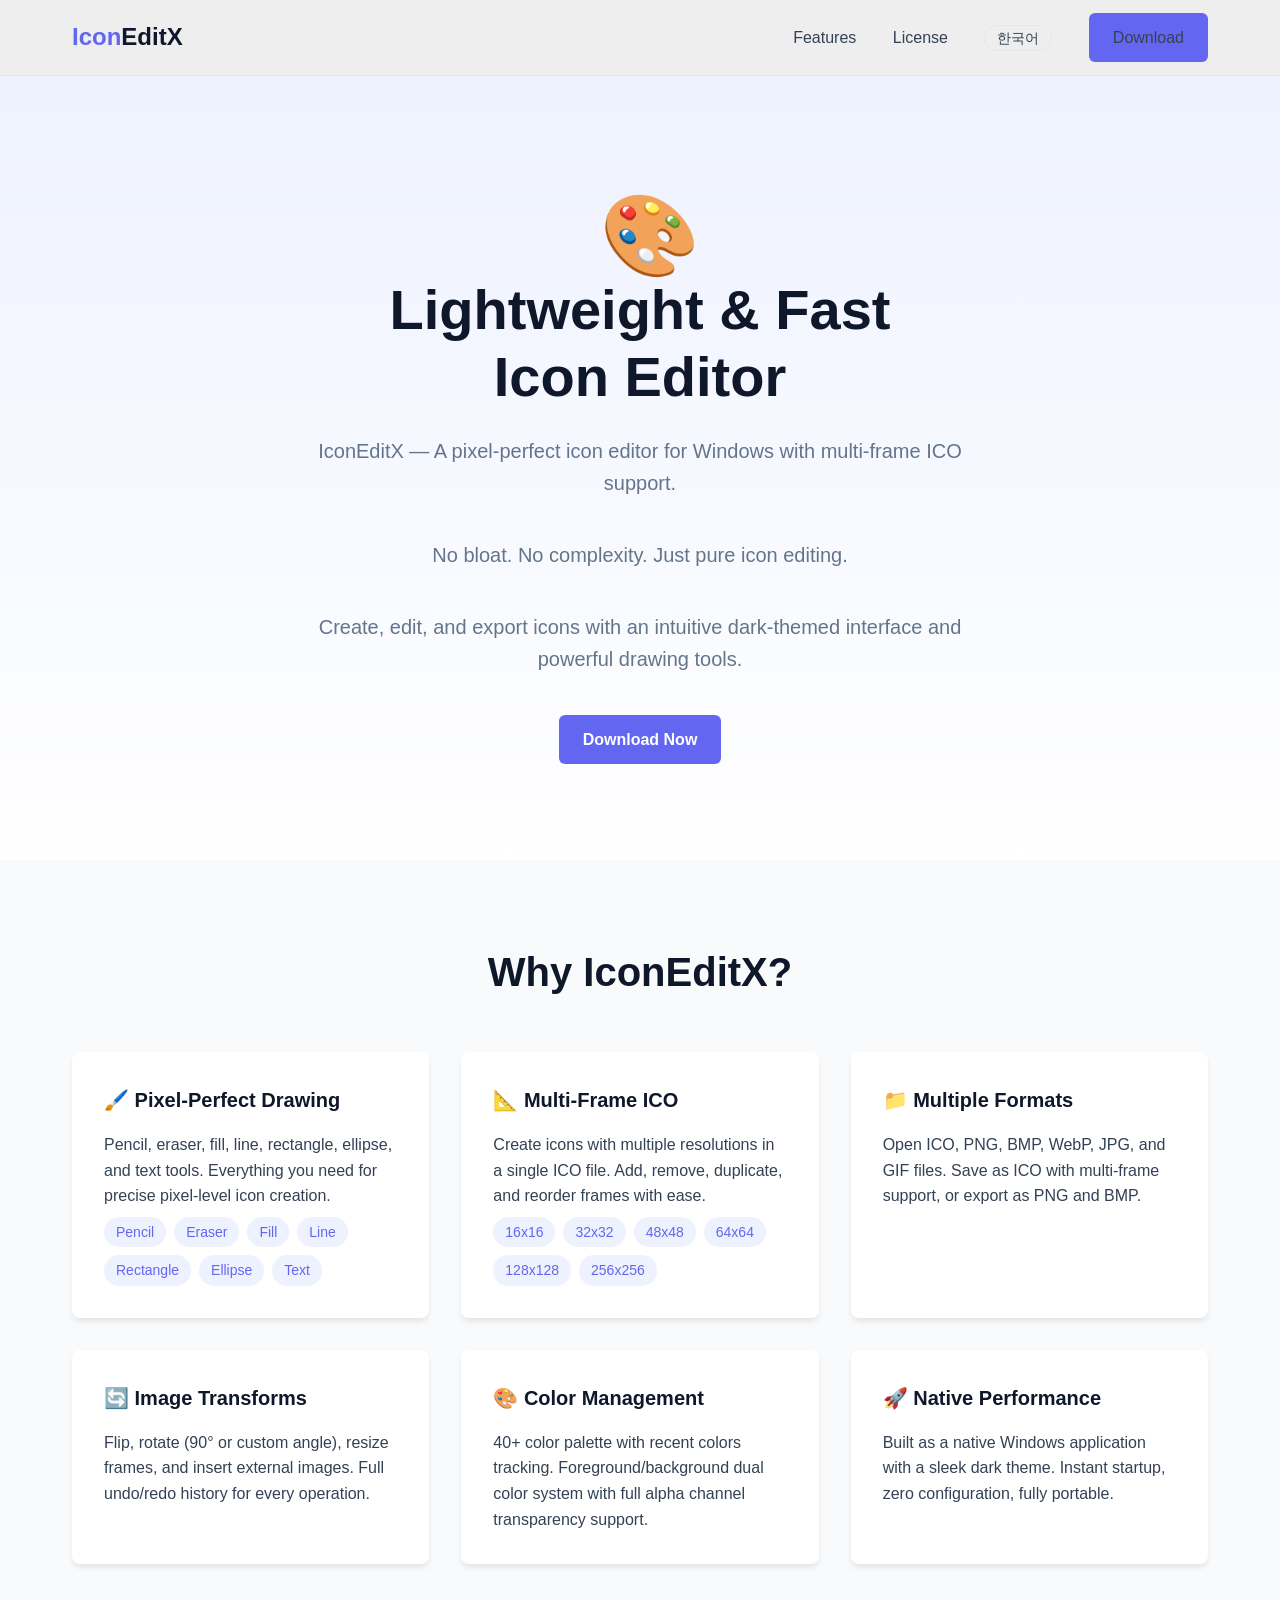
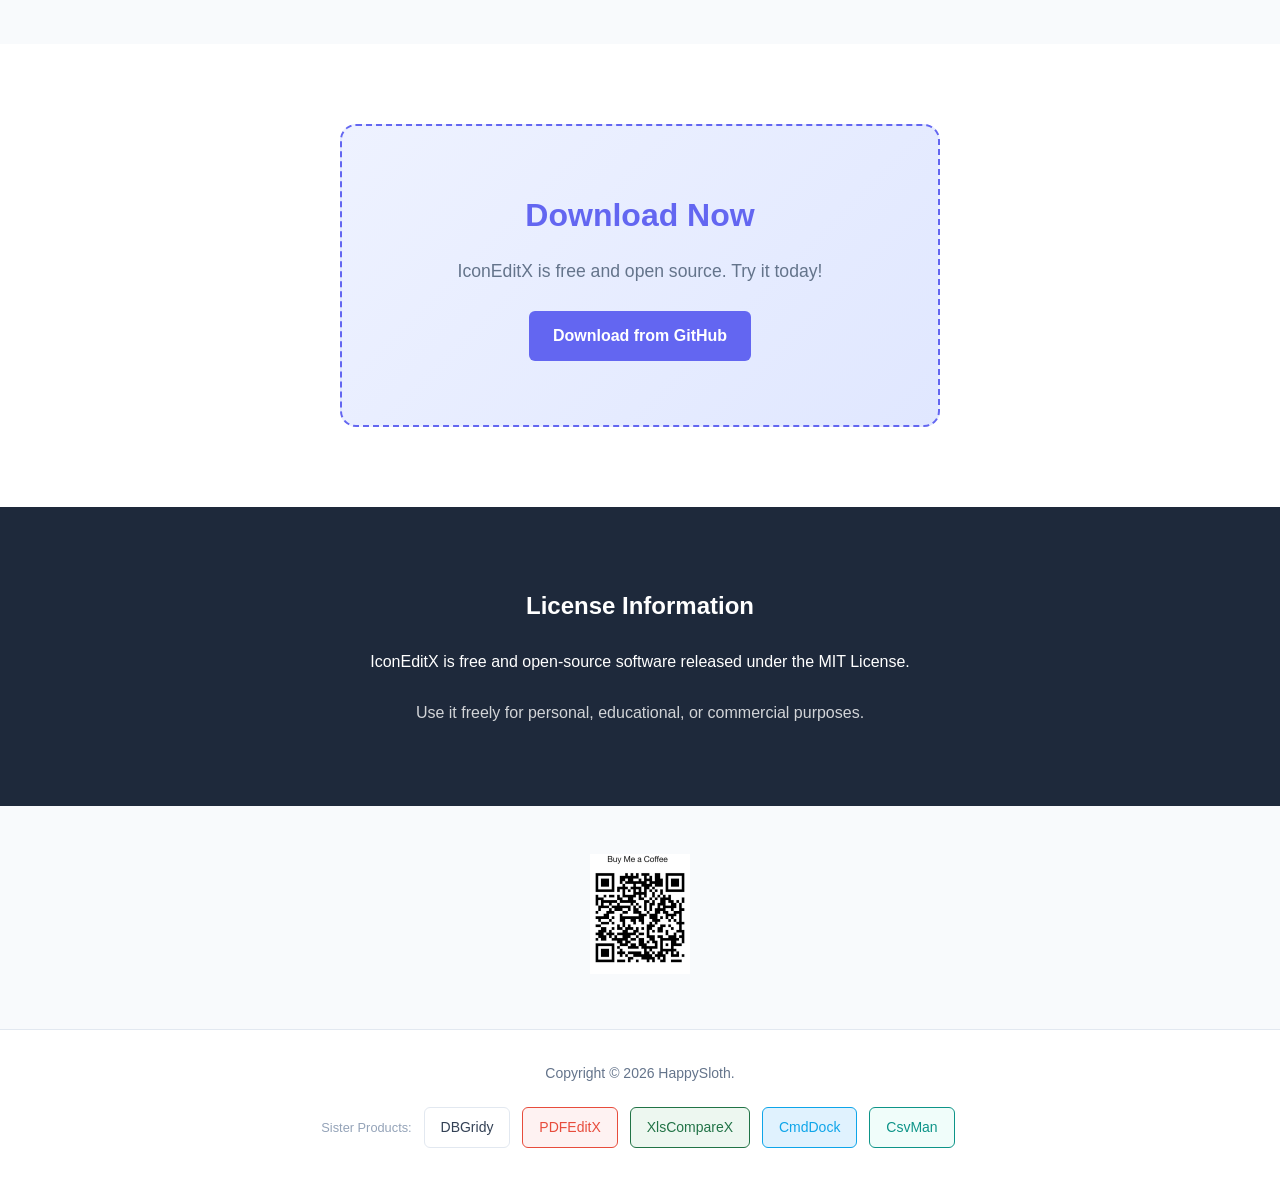
<file: iconeditx/index.html>
<!DOCTYPE html>
<html lang="en">
<head>
    <!-- Google tag (gtag.js) -->
    <script async src="https://www.googletagmanager.com/gtag/js?id=G-R4N5EPFZ1L"></script>
    <script>
      window.dataLayer = window.dataLayer || [];
      function gtag(){dataLayer.push(arguments);}
      gtag('js', new Date());

      gtag('config', 'G-R4N5EPFZ1L');
    </script>

    <!-- Google Tag Manager -->
    <script>(function(w,d,s,l,i){w[l]=w[l]||[];w[l].push({'gtm.start':
    new Date().getTime(),event:'gtm.js'});var f=d.getElementsByTagName(s)[0],
    j=d.createElement(s),dl=l!='dataLayer'?'&l='+l:'';j.async=true;j.src=
    'https://www.googletagmanager.com/gtm.js?id='+i+dl;f.parentNode.insertBefore(j,f);
    })(window,document,'script','dataLayer','GTM-PKTG3C6K');</script>
    <!-- End Google Tag Manager -->

    <meta charset="UTF-8">
    <meta name="viewport" content="width=device-width, initial-scale=1.0">
    <title>IconEditX - Lightweight Icon Editor for Windows</title>

    <link rel="icon" href="https://dbgridy.com/favicon-48.png">
    <link rel="shortcut icon" href="../favicon3.ico">

    <meta name="description" content="IconEditX is a lightweight and fast icon editor for Windows. Create and edit ICO files with multi-frame support, pixel-perfect drawing tools, and dark theme.">
    <meta name="keywords" content="Icon Editor, ICO Editor, Icon Editor Windows, Free Icon Editor, Pixel Editor, ICO File Editor, Multi-frame ICO, IconEditX, Open Source Icon Editor">
    <meta name="author" content="HappySloth">
    <meta name="robots" content="index, follow">
    <meta name="theme-color" content="#6366f1">
    <link rel="canonical" href="https://dbgridy.com/iconeditx/">

    <!-- Open Graph / Facebook -->
    <meta property="og:type" content="website">
    <meta property="og:url" content="https://dbgridy.com/iconeditx/">
    <meta property="og:site_name" content="IconEditX">
    <meta property="og:locale" content="en_US">
    <meta property="og:locale:alternate" content="ko_KR">
    <meta property="og:title" content="IconEditX - Lightweight Icon Editor for Windows">
    <meta property="og:description" content="IconEditX is a lightweight and fast icon editor for Windows. Create and edit ICO files with multi-frame support.">
    <meta property="og:image" content="https://dbgridy.com/dbgridy192.png">

    <!-- Twitter -->
    <meta name="twitter:card" content="summary_large_image">
    <meta name="twitter:url" content="https://dbgridy.com/iconeditx/">
    <meta name="twitter:title" content="IconEditX - Lightweight Icon Editor for Windows">
    <meta name="twitter:description" content="IconEditX is a lightweight and fast icon editor for Windows. Create and edit ICO files with multi-frame support.">
    <meta name="twitter:image" content="https://dbgridy.com/dbgridy192.png">

    <!-- Structured Data -->
    <script type="application/ld+json">
    {
      "@context": "https://schema.org",
      "@type": "SoftwareApplication",
      "name": "IconEditX",
      "operatingSystem": "Windows",
      "applicationCategory": "DesignApplication",
      "offers": {
        "@type": "Offer",
        "price": "0",
        "priceCurrency": "USD"
      },
      "description": "A lightweight and fast icon editor for Windows. Create and edit ICO files with multi-frame support and pixel-perfect drawing tools.",
      "license": "https://opensource.org/licenses/MIT"
    }
    </script>

    <style>
        :root {
            --primary-color: #6366f1;
            --secondary-color: #1e293b;
            --text-color: #334155;
            --light-bg: #f8fafc;
            --white: #ffffff;
            --gray: #eeeeee;
            --dark-text: #0f172a;
            --border-color: #e2e8f0;
        }

        * {
            margin: 0;
            padding: 0;
            box-sizing: border-box;
        }

        body {
            font-family: -apple-system, BlinkMacSystemFont, "Segoe UI", Roboto, Helvetica, Arial, sans-serif;
            line-height: 1.6;
            color: var(--text-color);
            background-color: var(--white);
        }

        body.lang-ko {
            font-family: "Pretendard", -apple-system, BlinkMacSystemFont, "Segoe UI", Roboto, Helvetica, Arial, sans-serif;
        }

        body.lang-ko .btn-primary {
            font-weight: 700;
            font-size: 1.05rem;
        }

        body.lang-ko .hero h1,
        body.lang-ko .hero p {
            word-break: keep-all;
        }

        header {
            background-color: var(--gray);
            border-bottom: 1px solid var(--border-color);
            position: sticky;
            top: 0;
            z-index: 100;
        }

        .container {
            max-width: 1200px;
            margin: 0 auto;
            padding: 0 2rem;
        }

        nav {
            display: flex;
            justify-content: space-between;
            align-items: center;
            padding-top: 0.8rem;
            padding-bottom: 0.8rem;
        }

        .logo {
            font-size: 1.5rem;
            font-weight: 800;
            color: var(--dark-text);
            text-decoration: none;
            cursor: pointer;
        }

        .logo span.icon {
            color: var(--primary-color);
        }

        .nav-links a {
            margin-left: 2rem;
            text-decoration: none;
            color: var(--text-color);
            font-weight: 500;
            transition: color 0.2s;
        }

        .nav-links a:hover {
            color: var(--primary-color);
        }

        .lang-switch {
            margin-left: 2rem;
            font-size: 0.9rem;
            border: 1px solid var(--border-color);
            padding: 0.25rem 0.75rem;
            border-radius: 20px;
            cursor: pointer;
        }

        .btn-primary {
            background-color: var(--primary-color);
            color: var(--white);
            padding: 0.75rem 1.5rem;
            border-radius: 6px;
            text-decoration: none;
            font-weight: 600;
            transition: background-color 0.2s;
            display: inline-block;
        }

        .btn-primary:hover {
            background-color: #4f46e5;
        }

        /* Hero Section */
        .hero {
            padding: 6rem 0;
            text-align: center;
            background: linear-gradient(to bottom, #eef2ff, #ffffff);
        }

        .hero h1 {
            font-size: 3.5rem;
            font-weight: 800;
            color: var(--dark-text);
            margin-bottom: 1.5rem;
            line-height: 1.2;
        }

        .hero p {
            font-size: 1.25rem;
            color: #64748b;
            max-width: 700px;
            margin: 0 auto 2.5rem;
        }

        .hero-icon {
            width: 80px;
            height: 80px;
            margin-bottom: 1.5rem;
            display: block;
            margin-left: auto;
            margin-right: auto;
            font-size: 5rem;
        }

        /* Features Section */
        .features {
            padding: 5rem 0;
            background-color: var(--light-bg);
        }

        .section-title {
            text-align: center;
            font-size: 2.5rem;
            color: var(--dark-text);
            margin-bottom: 3rem;
        }

        .grid {
            display: grid;
            grid-template-columns: repeat(auto-fit, minmax(300px, 1fr));
            gap: 2rem;
        }

        .card {
            background: var(--white);
            padding: 2rem;
            border-radius: 8px;
            box-shadow: 0 4px 6px -1px rgba(0, 0, 0, 0.1);
            transition: transform 0.2s;
        }

        .card:hover {
            transform: translateY(-5px);
        }

        .card h3 {
            font-size: 1.25rem;
            margin-bottom: 1rem;
            color: var(--dark-text);
        }

        .feature-list {
            list-style: none;
            display: flex;
            flex-wrap: wrap;
            gap: 0.5rem;
            margin-top: 0.5rem;
        }

        .feature-tag {
            background: #eef2ff;
            color: var(--primary-color);
            padding: 0.25rem 0.75rem;
            border-radius: 15px;
            font-size: 0.875rem;
            font-weight: 500;
        }

        /* Coming Soon Section */
        .coming-soon {
            padding: 5rem 0;
            text-align: center;
        }

        .coming-soon-box {
            background: linear-gradient(135deg, #eef2ff 0%, #e0e7ff 100%);
            border: 2px dashed var(--primary-color);
            border-radius: 16px;
            padding: 4rem 2rem;
            max-width: 600px;
            margin: 0 auto;
        }

        .coming-soon-box h2 {
            font-size: 2rem;
            color: var(--primary-color);
            margin-bottom: 1rem;
        }

        .coming-soon-box p {
            color: #64748b;
            font-size: 1.1rem;
        }

        /* License Section */
        .license-info {
            padding: 5rem 0;
            background-color: var(--secondary-color);
            color: var(--white);
            text-align: center;
        }

        .license-info h2 {
            color: var(--white);
            margin-bottom: 1.5rem;
        }

        .license-content {
            max-width: 800px;
            margin: 0 auto;
        }

        .license-content a {
            color: var(--white);
            text-decoration: underline;
        }

        .license-sub {
            opacity: 0.8;
        }

        /* Footer */
        footer {
            padding: 2rem 0;
            border-top: 1px solid var(--border-color);
            text-align: center;
            color: #64748b;
            font-size: 0.875rem;
        }

        @media (max-width: 768px) {
            .hero h1 {
                font-size: 2.5rem;
            }

            .nav-links a:not(.lang-switch):not(.btn-primary) {
                display: none;
            }

            .nav-links {
                gap: 10px;
            }

            .nav-links a {
                margin-left: 0 !important;
            }

            .lang-switch {
                margin: 0;
                padding: 0.4rem 0.6rem;
            }

            .btn-primary {
                padding: 0.5rem 1rem;
                font-size: 0.9rem;
            }
        }

        .button-link {
            background-color: var(--white);
            border: 1px solid var(--border-color);
            color: var(--text-color);
            cursor: pointer;
            text-decoration: none;
            padding: 0.5rem 1rem;
            border-radius: 6px;
            font-size: 0.875rem;
            font-family: inherit;
            transition: all 0.2s ease;
            margin: 0 0.25rem;
            display: inline-block;
        }

        .button-link:hover {
            border-color: var(--primary-color);
            color: var(--primary-color);
            background-color: #eef2ff;
        }

        .buy-coffee-section {
            padding: 3rem 0;
            text-align: center;
            background-color: var(--light-bg);
        }

        .buy-coffee-link img {
            height: 120px;
            transition: transform 0.2s;
        }

        .buy-coffee-link img:hover {
            transform: scale(1.05);
        }
    </style>
</head>
<body>
    <!-- Google Tag Manager (noscript) -->
    <noscript><iframe src="https://www.googletagmanager.com/ns.html?id=GTM-PKTG3C6K"
    height="0" width="0" style="display:none;visibility:hidden"></iframe></noscript>
    <!-- End Google Tag Manager (noscript) -->

    <header>
        <div class="container">
            <nav>
                <a class="logo" href="#"><span class="icon">Icon</span>EditX</a>
                <div class="nav-links">
                    <a href="#features" data-i18n="nav.features">Features</a>
                    <a href="#license" data-i18n="nav.license">License</a>
                    <a href="#" onclick="toggleLanguage(); return false;" class="lang-switch" data-i18n="nav.langSwitch">한국어</a>
                    <a href="https://github.com/BrianMSon/IconEditX/releases" class="btn-primary" data-i18n="nav.download">Download</a>
                </div>
            </nav>
        </div>
    </header>

    <section class="hero">
        <div class="container">
            <div class="hero-icon">🎨</div>
            <h1 data-i18n="hero.title">Lightweight & Fast<br>Icon Editor</h1>
            <p data-i18n="hero.desc1">IconEditX — A pixel-perfect icon editor for Windows with multi-frame ICO support.</p>
            <p data-i18n="hero.desc2">No bloat. No complexity. Just pure icon editing.</p>
            <p data-i18n="hero.desc3">Create, edit, and export icons with an intuitive dark-themed interface and powerful drawing tools.</p>
            <a href="https://github.com/BrianMSon/IconEditX/releases" class="btn-primary" data-i18n="hero.downloadBtn">Download Now</a>
        </div>
    </section>

    <section id="features" class="features">
        <div class="container">
            <h2 class="section-title" data-i18n="features.title">Why IconEditX?</h2>
            <div class="grid">
                <div class="card">
                    <h3 data-i18n="features.drawing.title">🖌️ Pixel-Perfect Drawing</h3>
                    <p data-i18n="features.drawing.desc">Pencil, eraser, fill, line, rectangle, ellipse, and text tools. Everything you need for precise pixel-level icon creation.</p>
                    <div class="feature-list">
                        <span class="feature-tag">Pencil</span>
                        <span class="feature-tag">Eraser</span>
                        <span class="feature-tag">Fill</span>
                        <span class="feature-tag">Line</span>
                        <span class="feature-tag">Rectangle</span>
                        <span class="feature-tag">Ellipse</span>
                        <span class="feature-tag">Text</span>
                    </div>
                </div>

                <div class="card">
                    <h3 data-i18n="features.multiframe.title">📐 Multi-Frame ICO</h3>
                    <p data-i18n="features.multiframe.desc">Create icons with multiple resolutions in a single ICO file. Add, remove, duplicate, and reorder frames with ease.</p>
                    <div class="feature-list">
                        <span class="feature-tag">16x16</span>
                        <span class="feature-tag">32x32</span>
                        <span class="feature-tag">48x48</span>
                        <span class="feature-tag">64x64</span>
                        <span class="feature-tag">128x128</span>
                        <span class="feature-tag">256x256</span>
                    </div>
                </div>

                <div class="card">
                    <h3 data-i18n="features.formats.title">📁 Multiple Formats</h3>
                    <p data-i18n="features.formats.desc">Open ICO, PNG, BMP, WebP, JPG, and GIF files. Save as ICO with multi-frame support, or export as PNG and BMP.</p>
                </div>

                <div class="card">
                    <h3 data-i18n="features.transform.title">🔄 Image Transforms</h3>
                    <p data-i18n="features.transform.desc">Flip, rotate (90° or custom angle), resize frames, and insert external images. Full undo/redo history for every operation.</p>
                </div>

                <div class="card">
                    <h3 data-i18n="features.color.title">🎨 Color Management</h3>
                    <p data-i18n="features.color.desc">40+ color palette with recent colors tracking. Foreground/background dual color system with full alpha channel transparency support.</p>
                </div>

                <div class="card">
                    <h3 data-i18n="features.performance.title">🚀 Native Performance</h3>
                    <p data-i18n="features.performance.desc">Built as a native Windows application with a sleek dark theme. Instant startup, zero configuration, fully portable.</p>
                </div>
            </div>
        </div>
    </section>

    <section class="coming-soon">
        <div class="container">
            <div class="coming-soon-box">
                <h2 data-i18n="coming.title">Download Now</h2>
                <p data-i18n="coming.desc">IconEditX is free and open source. Try it today!</p>
                <br>
                <a href="https://github.com/BrianMSon/IconEditX/releases" class="btn-primary" data-i18n="coming.downloadBtn">Download from GitHub</a>
            </div>
        </div>
    </section>

    <section id="license" class="license-info">
        <div class="container">
            <h2 data-i18n="license.title">License Information</h2>
            <div class="license-content">
                <p data-i18n="license.desc">IconEditX is free and open-source software released under the MIT License.</p>
                <br>
                <p class="license-sub" data-i18n="license.sub">Use it freely for personal, educational, or commercial purposes.</p>
            </div>
        </div>
    </section>

    <section class="buy-coffee-section">
        <div class="container">
            <a href="https://www.paypal.com/ncp/payment/YHJZY5GCV2ZAA" target="_blank" class="buy-coffee-link">
                <img src="../buymeacoffee-brianmson.jpg" alt="Buy Me A Coffee">
            </a>
        </div>
    </section>

    <footer>
        <div class="container">
            <p>
                Copyright &copy; 2026 HappySloth.
                <br><br>
                <span style="color: #94a3b8; font-size: 0.8rem;" data-i18n="footer.sisterProduct">Sister Products:</span>
                <a href="https://dbgridy.com/" class="button-link" style="margin-left: 0.5rem;">DBGridy</a>
                <a href="https://dbgridy.com/pdfeditx/" class="button-link" style="border-color: #e74c3c; color: #e74c3c; background-color: #fef2f2;">PDFEditX</a>
                <a href="https://dbgridy.com/xlscomparex/" class="button-link" style="border-color: #217346; color: #217346; background-color: #edf7f0;">XlsCompareX</a>
                <a href="https://dbgridy.com/cmddock/" class="button-link" style="border-color: #0ea5e9; color: #0ea5e9; background-color: #e0f2fe;">CmdDock</a>
                <a href="https://dbgridy.com/csvman/" class="button-link" style="border-color: #0d9488; color: #0d9488; background-color: #f0fdfa;">CsvMan</a>
            </p>
        </div>
    </footer>

    <script>
        const i18n = {
            en: {
                title: "IconEditX - Lightweight Icon Editor for Windows",
                nav: {
                    features: "Features",
                    license: "License",
                    langSwitch: "한국어",
                    download: "Download"
                },
                hero: {
                    title: "Lightweight & Fast<br>Icon Editor",
                    desc1: "IconEditX — A pixel-perfect icon editor for Windows with multi-frame ICO support.",
                    desc2: "No bloat. No complexity. Just pure icon editing.",
                    desc3: "Create, edit, and export icons with an intuitive dark-themed interface and powerful drawing tools.",
                    downloadBtn: "Download Now"
                },
                features: {
                    title: "Why IconEditX?",
                    drawing: {
                        title: "🖌️ Pixel-Perfect Drawing",
                        desc: "Pencil, eraser, fill, line, rectangle, ellipse, and text tools. Everything you need for precise pixel-level icon creation."
                    },
                    multiframe: {
                        title: "📐 Multi-Frame ICO",
                        desc: "Create icons with multiple resolutions in a single ICO file. Add, remove, duplicate, and reorder frames with ease."
                    },
                    formats: {
                        title: "📁 Multiple Formats",
                        desc: "Open ICO, PNG, BMP, WebP, JPG, and GIF files. Save as ICO with multi-frame support, or export as PNG and BMP."
                    },
                    transform: {
                        title: "🔄 Image Transforms",
                        desc: "Flip, rotate (90° or custom angle), resize frames, and insert external images. Full undo/redo history for every operation."
                    },
                    color: {
                        title: "🎨 Color Management",
                        desc: "40+ color palette with recent colors tracking. Foreground/background dual color system with full alpha channel transparency support."
                    },
                    performance: {
                        title: "🚀 Native Performance",
                        desc: "Built as a native Windows application with a sleek dark theme. Instant startup, zero configuration, fully portable."
                    }
                },
                coming: {
                    title: "Download Now",
                    desc: "IconEditX is free and open source. Try it today!",
                    downloadBtn: "Download from GitHub"
                },
                license: {
                    title: "License Information",
                    desc: "IconEditX is free and open-source software released under the MIT License.",
                    sub: "Use it freely for personal, educational, or commercial purposes."
                },
                footer: {
                    sisterProduct: "Sister Products:"
                }
            },
            ko: {
                title: "IconEditX - 가볍고 빠른 Windows용 아이콘 편집기",
                nav: {
                    features: "주요기능",
                    license: "라이선스",
                    langSwitch: "English",
                    download: "다운로드"
                },
                hero: {
                    title: "가볍고 빠른<br>아이콘 편집기",
                    desc1: "IconEditX — 멀티 프레임 ICO를 지원하는 픽셀 단위 아이콘 편집기입니다.",
                    desc2: "불필요한 기능 없음. 복잡함 없음. 순수한 아이콘 편집 기능만.",
                    desc3: "직관적인 다크 테마 인터페이스와 강력한 드로잉 도구로 아이콘을 만들고 편집하세요.",
                    downloadBtn: "지금 다운로드"
                },
                features: {
                    title: "왜 IconEditX인가요?",
                    drawing: {
                        title: "🖌️ 픽셀 단위 드로잉",
                        desc: "연필, 지우개, 채우기, 선, 사각형, 타원, 텍스트 도구를 제공합니다. 정밀한 픽셀 수준의 아이콘 제작에 필요한 모든 것을 갖추고 있습니다."
                    },
                    multiframe: {
                        title: "📐 멀티 프레임 ICO",
                        desc: "하나의 ICO 파일에 여러 해상도의 아이콘을 담을 수 있습니다. 프레임 추가, 삭제, 복제, 순서 변경이 자유롭습니다."
                    },
                    formats: {
                        title: "📁 다양한 파일 형식",
                        desc: "ICO, PNG, BMP, WebP, JPG, GIF 파일을 열 수 있습니다. 멀티 프레임 ICO로 저장하거나 PNG, BMP로 내보낼 수 있습니다."
                    },
                    transform: {
                        title: "🔄 이미지 변환",
                        desc: "뒤집기, 회전(90° 또는 사용자 지정 각도), 프레임 크기 조정, 외부 이미지 삽입을 지원합니다. 모든 작업에 대한 실행취소/다시실행을 지원합니다."
                    },
                    color: {
                        title: "🎨 색상 관리",
                        desc: "40가지 이상의 색상 팔레트와 최근 사용 색상 기록을 제공합니다. 전경/배경 이중 색상 시스템과 알파 채널 투명도를 완벽히 지원합니다."
                    },
                    performance: {
                        title: "🚀 네이티브 성능",
                        desc: "세련된 다크 테마의 Windows 네이티브 애플리케이션입니다. 즉시 실행, 설정 불필요, 완전한 포터블 앱입니다."
                    }
                },
                coming: {
                    title: "지금 다운로드",
                    desc: "IconEditX는 무료 오픈소스입니다. 지금 사용해 보세요!",
                    downloadBtn: "GitHub에서 다운로드"
                },
                license: {
                    title: "라이선스 정보",
                    desc: "IconEditX는 MIT 라이선스로 배포되는 무료 오픈소스 소프트웨어입니다.",
                    sub: "개인, 교육, 상업적 용도 모두 자유롭게 사용할 수 있습니다."
                },
                footer: {
                    sisterProduct: "자매품:"
                }
            }
        };

        let currentLang = 'en';

        function getNestedValue(obj, path) {
            return path.split('.').reduce((acc, part) => acc && acc[part], obj);
        }

        function applyTranslations(lang) {
            const translations = i18n[lang];

            // Update document title
            document.title = translations.title;
            document.documentElement.lang = lang;

            // Update body class for language-specific styles
            document.body.classList.remove('lang-en', 'lang-ko');
            document.body.classList.add('lang-' + lang);

            // Update all elements with data-i18n attribute
            document.querySelectorAll('[data-i18n]').forEach(el => {
                const key = el.getAttribute('data-i18n');
                const value = getNestedValue(translations, key);
                if (value) {
                    el.innerHTML = value;
                }
            });
        }

        function toggleLanguage(lang) {
            if (lang) {
                currentLang = lang;
            } else {
                currentLang = currentLang === 'en' ? 'ko' : 'en';
            }

            applyTranslations(currentLang);
            localStorage.setItem('iconeditx-preferred-lang', currentLang);
        }

        document.addEventListener('DOMContentLoaded', () => {
            const savedLang = localStorage.getItem('iconeditx-preferred-lang') || 'en';
            currentLang = savedLang;
            applyTranslations(currentLang);
        });
    </script>
</body>
</html>
</file>
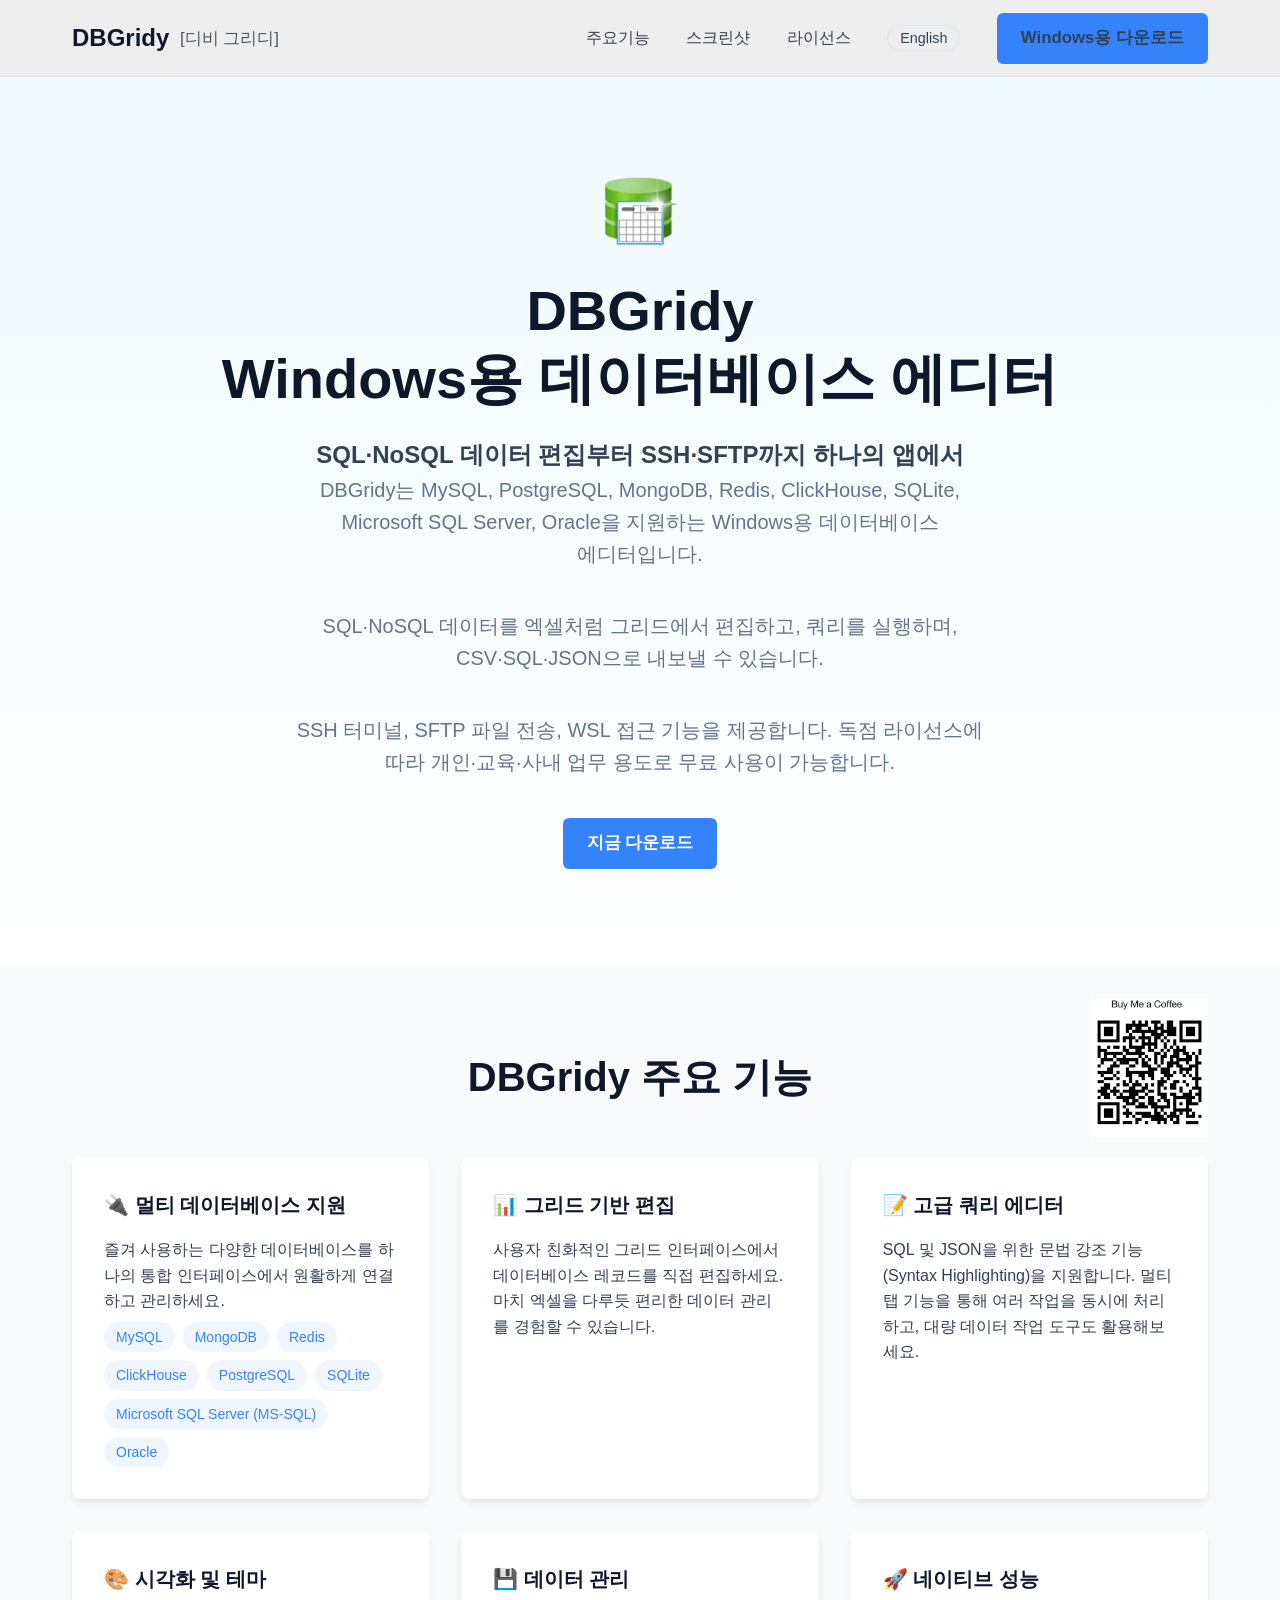
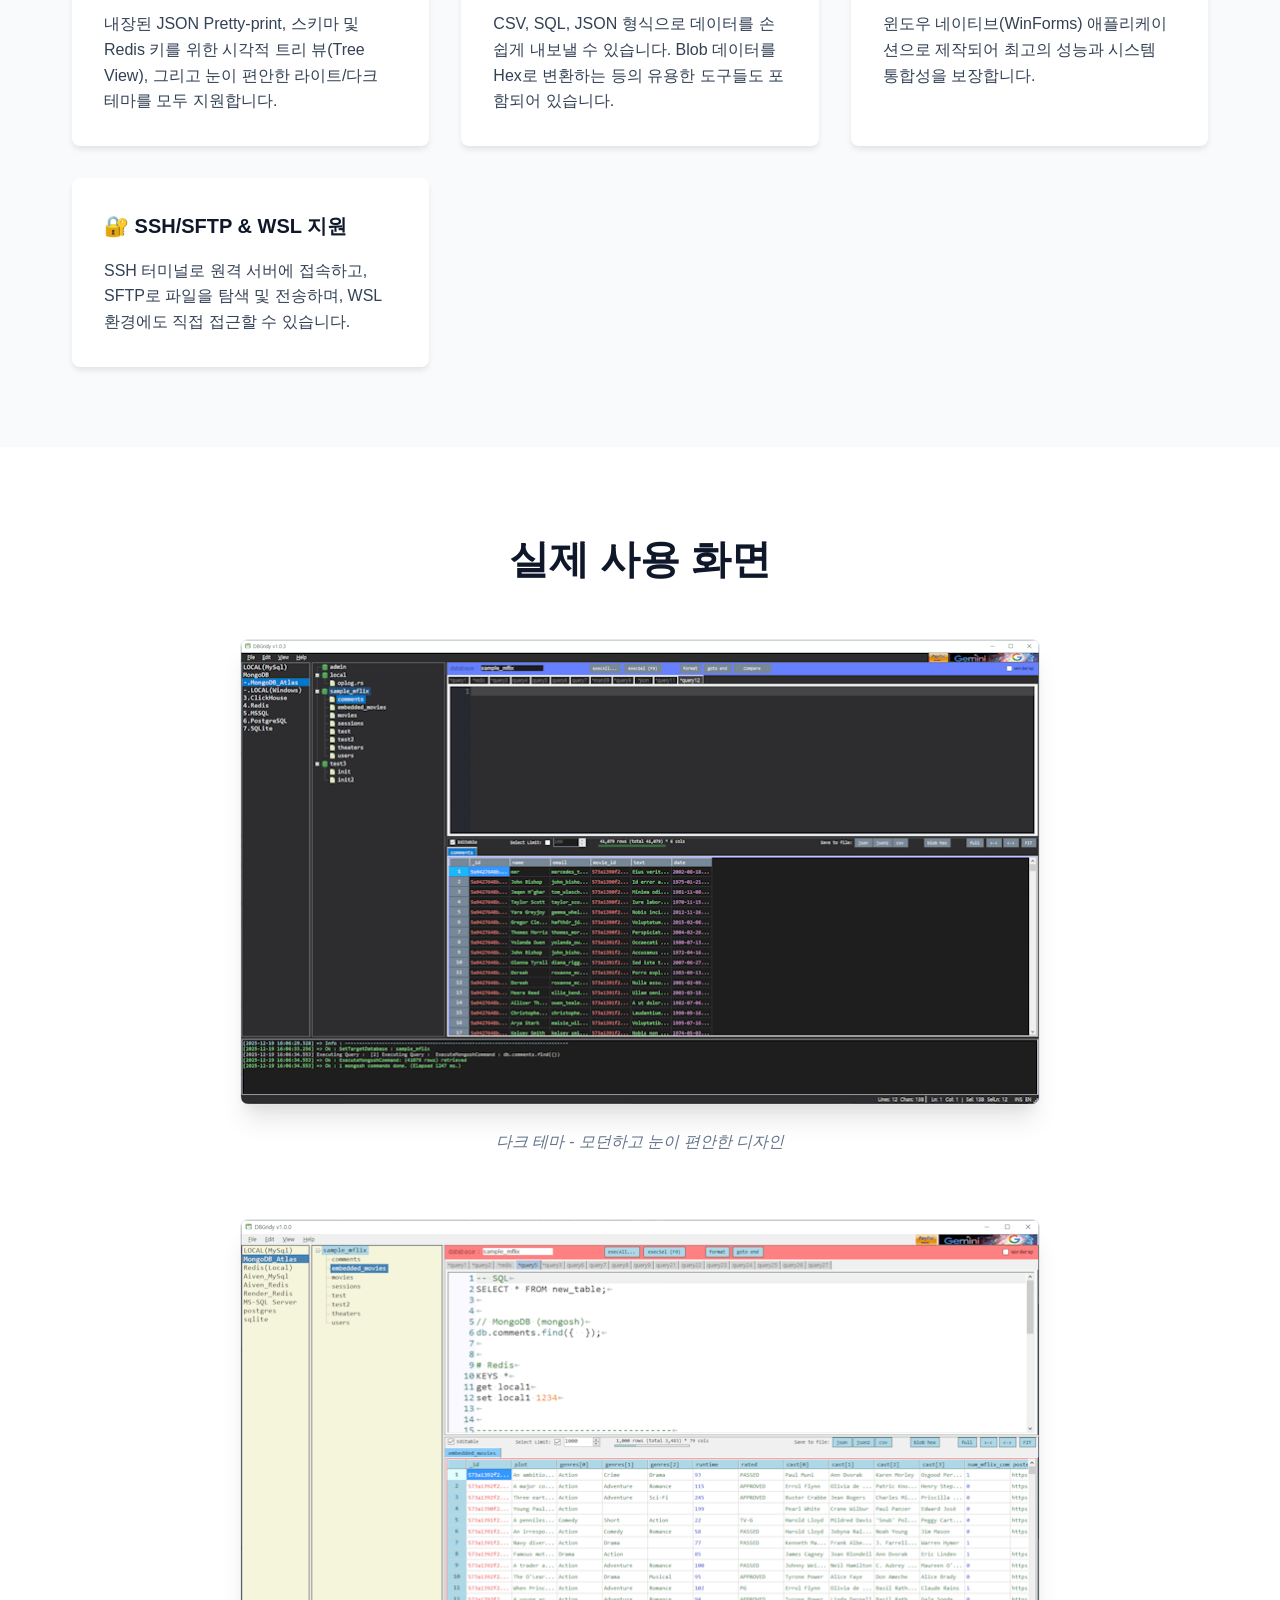
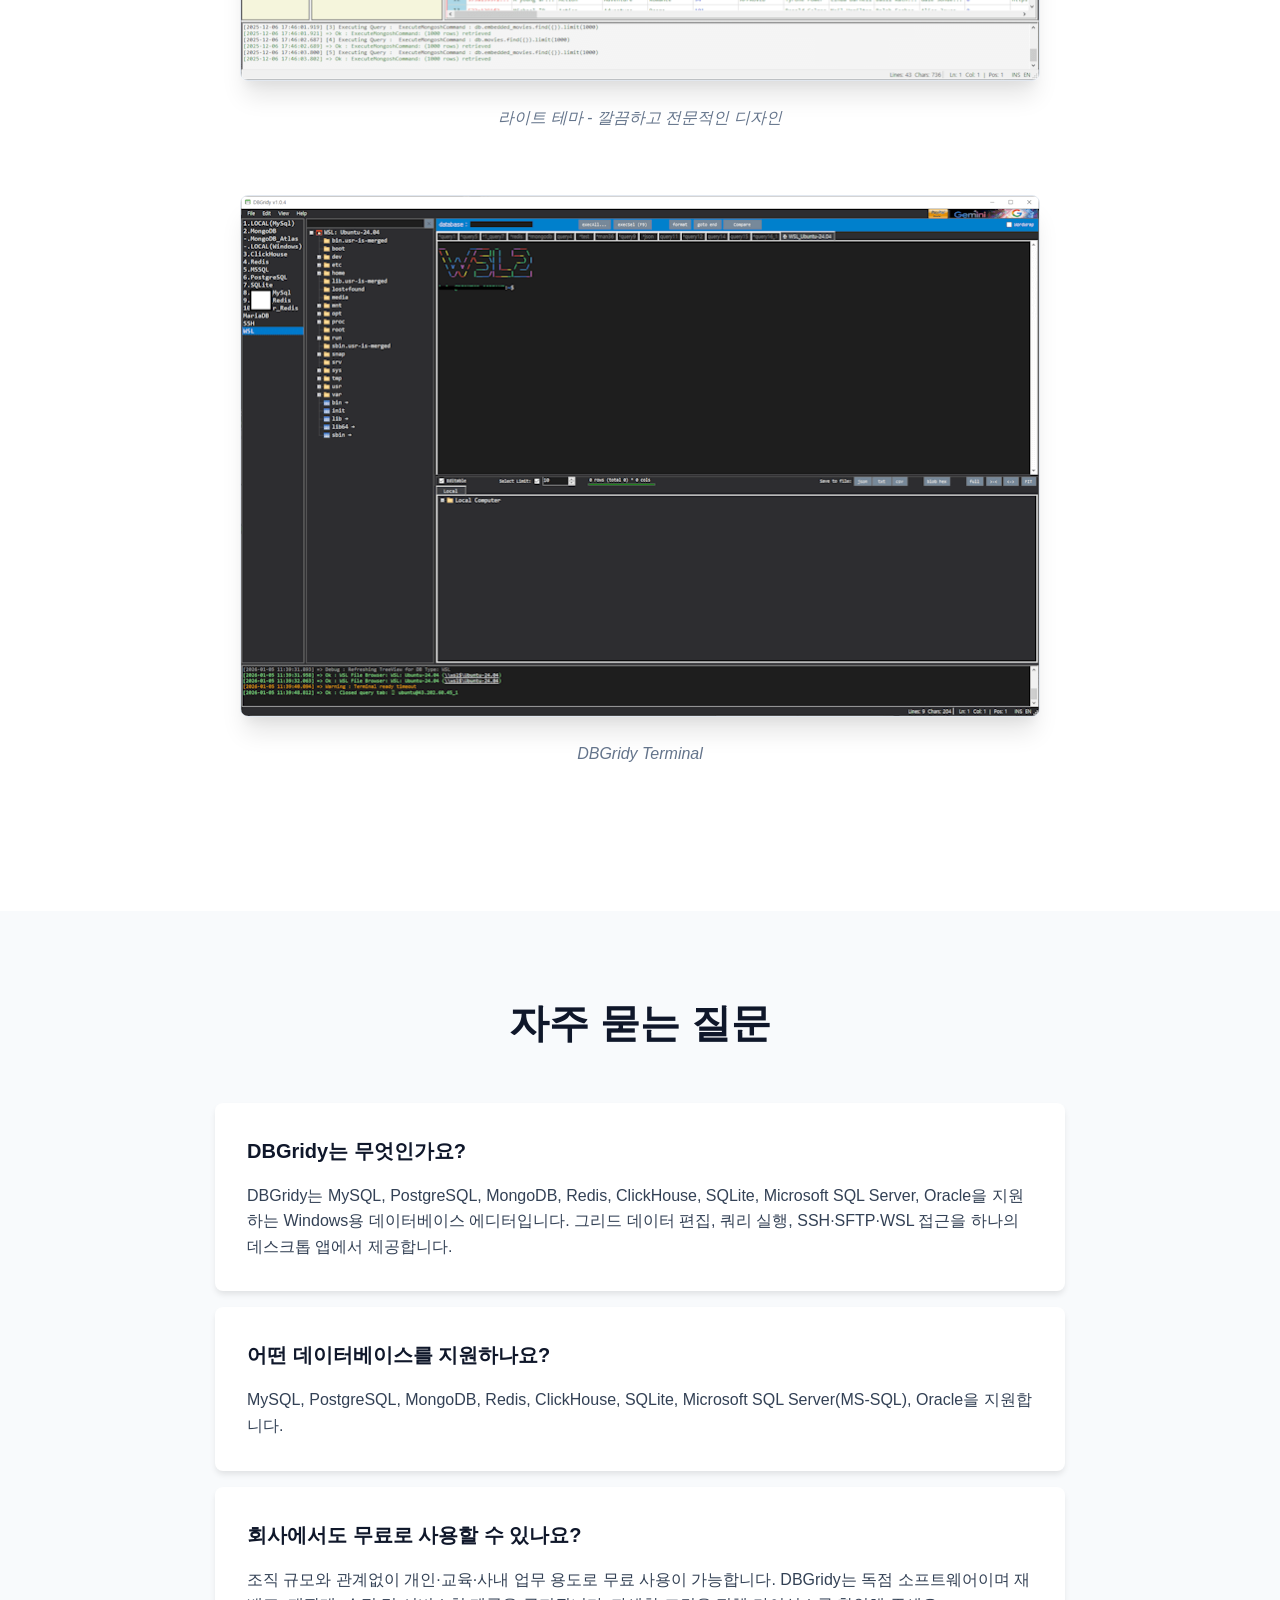
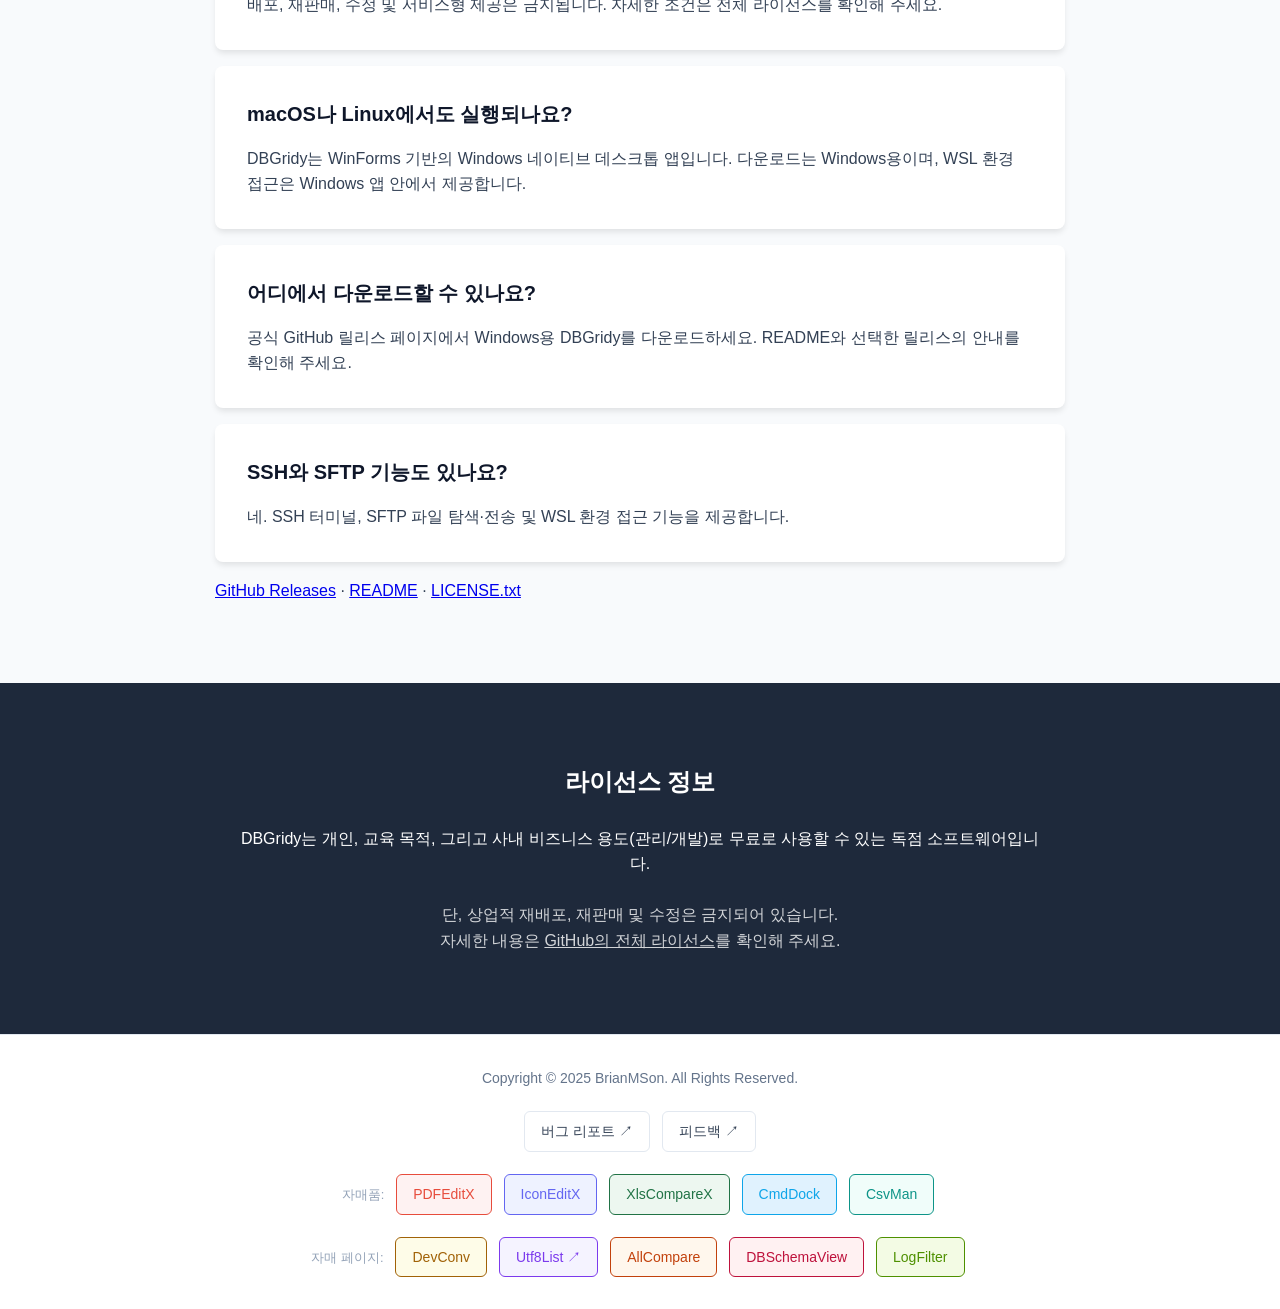
<file: ko/index.html>
<!DOCTYPE html>
<html lang="ko">
<head>
    <meta charset="UTF-8">
    <!-- Google tag (gtag.js) -->
    <script async src="https://www.googletagmanager.com/gtag/js?id=G-R4N5EPFZ1L"></script>
    <script>
      window.dataLayer = window.dataLayer || [];
      function gtag(){dataLayer.push(arguments);}
      gtag('js', new Date());

      gtag('config', 'G-R4N5EPFZ1L');
    </script>

    <!-- Google Tag Manager -->
    <script>(function(w,d,s,l,i){w[l]=w[l]||[];w[l].push({'gtm.start':
    new Date().getTime(),event:'gtm.js'});var f=d.getElementsByTagName(s)[0],
    j=d.createElement(s),dl=l!='dataLayer'?'&l='+l:'';j.async=true;j.src=
    'https://www.googletagmanager.com/gtm.js?id='+i+dl;f.parentNode.insertBefore(j,f);
    })(window,document,'script','dataLayer','GTM-PKTG3C6K');</script>
    <!-- End Google Tag Manager -->

    <meta name="viewport" content="width=device-width, initial-scale=1.0">
    <title>DBGridy | Windows DB 에디터 · SSH 터미널 · SFTP 클라이언트</title>

    <link rel="icon" href="https://dbgridy.com/favicon-48.png">
    <link rel="shortcut icon" href="/favicon3.ico">

    <meta name="description" content="DBGridy는 SQL·NoSQL 데이터를 엑셀처럼 편집하는 Windows DB 에디터입니다. MySQL, PostgreSQL, MongoDB, Redis 등 8개 DB와 SSH 터미널, SFTP, WSL을 지원합니다.">
    <meta name="robots" content="index, follow, max-image-preview:large">
    <link rel="canonical" href="https://dbgridy.com/ko/">
    <link rel="alternate" hreflang="en" href="https://dbgridy.com/">
    <link rel="alternate" hreflang="ko" href="https://dbgridy.com/ko/">
    <link rel="alternate" hreflang="x-default" href="https://dbgridy.com/">

    <!-- Open Graph / Facebook -->
    <meta property="og:type" content="website">
    <meta property="og:site_name" content="DBGridy">
    <meta property="og:locale" content="ko_KR">
    <meta property="og:locale:alternate" content="en_US">
    <meta property="og:url" content="https://dbgridy.com/ko/">
    <meta property="og:title" content="DBGridy | Windows DB 에디터 · SSH 터미널 · SFTP 클라이언트">
    <meta property="og:description" content="DBGridy는 SQL·NoSQL 데이터를 엑셀처럼 편집하는 Windows DB 에디터입니다. MySQL, PostgreSQL, MongoDB, Redis 등 8개 DB와 SSH 터미널, SFTP, WSL을 지원합니다.">
    <meta property="og:image" content="https://dbgridy.com/dbgridy-dark.png">
    <meta property="og:image:alt" content="DBGridy database editor with a dark theme">

    <!-- Twitter -->
    <meta property="twitter:card" content="summary_large_image">
    <meta property="twitter:url" content="https://dbgridy.com/ko/">
    <meta property="twitter:title" content="DBGridy | Windows DB 에디터 · SSH 터미널 · SFTP 클라이언트">
    <meta property="twitter:description" content="DBGridy는 SQL·NoSQL 데이터를 엑셀처럼 편집하는 Windows DB 에디터입니다. MySQL, PostgreSQL, MongoDB, Redis 등 8개 DB와 SSH 터미널, SFTP, WSL을 지원합니다.">
    <meta property="twitter:image" content="https://dbgridy.com/dbgridy-dark.png">
    <meta property="twitter:image:alt" content="DBGridy database editor with a dark theme">

    <!-- Structured Data -->
    <script type="application/ld+json">
{
  "@context": "https://schema.org",
  "@graph": [
    {
      "@type": "WebSite",
      "@id": "https://dbgridy.com/#website",
      "url": "https://dbgridy.com/",
      "name": "DBGridy",
      "inLanguage": [
        "en",
        "ko"
      ]
    },
    {
      "@type": "WebPage",
      "@id": "https://dbgridy.com/ko/#webpage",
      "url": "https://dbgridy.com/ko/",
      "name": "DBGridy | Windows DB 에디터 · SSH 터미널 · SFTP 클라이언트",
      "description": "DBGridy는 SQL·NoSQL 데이터를 엑셀처럼 편집하는 Windows DB 에디터입니다. MySQL, PostgreSQL, MongoDB, Redis 등 8개 DB와 SSH 터미널, SFTP, WSL을 지원합니다.",
      "inLanguage": "ko",
      "isPartOf": {
        "@id": "https://dbgridy.com/#website"
      },
      "about": {
        "@id": "https://dbgridy.com/#software"
      }
    },
    {
      "@type": "SoftwareApplication",
      "@id": "https://dbgridy.com/#software",
      "name": "DBGridy",
      "url": "https://dbgridy.com/",
      "operatingSystem": "Windows",
      "applicationCategory": "DeveloperApplication",
      "description": "DBGridy는 MySQL, PostgreSQL, MongoDB, Redis, ClickHouse, SQLite, Microsoft SQL Server, Oracle을 지원하는 Windows용 데이터베이스 에디터입니다.",
      "image": "https://dbgridy.com/dbgridy192.png",
      "screenshot": [
        "https://dbgridy.com/dbgridy-dark.png",
        "https://dbgridy.com/dbgridy-light.png",
        "https://dbgridy.com/terminal.png"
      ],
      "downloadUrl": "https://github.com/BrianMSon/DBGridy/releases",
      "license": "https://github.com/BrianMSon/DBGridy/blob/main/LICENSE.txt",
      "author": {
        "@type": "Person",
        "name": "BrianMSon",
        "url": "https://github.com/BrianMSon"
      },
      "offers": {
        "@type": "Offer",
        "price": "0",
        "priceCurrency": "USD",
        "url": "https://github.com/BrianMSon/DBGridy/releases"
      },
      "featureList": [
        "MySQL",
        "MongoDB",
        "Redis",
        "ClickHouse",
        "PostgreSQL",
        "SQLite",
        "Microsoft SQL Server",
        "Oracle",
        "Grid-based data editing",
        "SQL and JSON query editor",
        "CSV, SQL and JSON export",
        "SSH terminal",
        "SFTP",
        "WSL",
        "Light and dark themes"
      ]
    }
  ]
}
    </script>

    <style>
        :root {
            --primary-color: #3583fb;
            --secondary-color: #1e293b;
            --text-color: #334155;
            --light-bg: #f8fafc;
            --white: #ffffff;
            --gray: #eeeeee;
            --dark-text: #0f172a;
            --border-color: #e2e8f0;
        }

        * {
            margin: 0;
            padding: 0;
            box-sizing: border-box;
        }

        body {
            font-family: -apple-system, BlinkMacSystemFont, "Segoe UI", Roboto, Helvetica, Arial, sans-serif;
            line-height: 1.6;
            color: var(--text-color);
            background-color: var(--white);
        }

        body.lang-ko {
            font-family: "Pretendard", -apple-system, BlinkMacSystemFont, "Segoe UI", Roboto, Helvetica, Arial, sans-serif;
        }

        body.lang-ko .btn-primary {
            font-weight: 700;
            font-size: 1.05rem;
        }

        body.lang-ko .hero h1,
        body.lang-ko .hero p {
            word-break: keep-all;
        }

        header {
            background-color: var(--gray);
            border-bottom: 1px solid var(--border-color);
            position: sticky;
            top: 0;
            z-index: 100;
        }

        .container {
            max-width: 1200px;
            margin: 0 auto;
            padding: 0 2rem;
        }

        nav {
            display: flex;
            justify-content: space-between;
            align-items: center;
            padding-top: 0.8rem;
            padding-bottom: 0.8rem;
        }

        .logo {
            font-size: 1.5rem;
            font-weight: 800;
            color: var(--dark-text);
            text-decoration: none;
            cursor: pointer;
        }

        .phonetic {
            font-size: 0.7em;
            font-weight: 400;
            vertical-align: middle;
            opacity: 0.7;
            margin-left: 0.25rem;
        }

        .nav-links a {
            margin-left: 2rem;
            text-decoration: none;
            color: var(--text-color);
            font-weight: 500;
            transition: color 0.2s;
        }

        .nav-links a:hover {
            color: var(--primary-color);
        }

        .lang-switch {
            margin-left: 2rem;
            font-size: 0.9rem;
            border: 1px solid var(--border-color);
            padding: 0.25rem 0.75rem;
            border-radius: 20px;
            cursor: pointer;
        }

        .btn-primary {
            background-color: var(--primary-color);
            color: var(--white);
            padding: 0.75rem 1.5rem;
            border-radius: 6px;
            text-decoration: none;
            font-weight: 600;
            transition: background-color 0.2s;
            display: inline-block;
        }

        .btn-primary:hover {
            background-color: #1d5ee8;
        }

        /* Hero Section */
        .hero {
            padding: 6rem 0;
            text-align: center;
            background: linear-gradient(to bottom, #f0f9ff, #ffffff);
        }

        .hero h1 {
            font-size: 3.5rem;
            font-weight: 800;
            color: var(--dark-text);
            margin-bottom: 1.5rem;
            line-height: 1.2;
        }

        .hero p {
            font-size: 1.25rem;
            color: #64748b;
            max-width: 700px;
            margin: 0 auto 2.5rem;
        }

        .hero-icon {
            width: 80px;
            height: 80px;
            margin-bottom: 1.5rem;
            display: block;
            margin-left: auto;
            margin-right: auto;
        }

        /* Features Section */
        .features {
            padding: 5rem 0;
            background-color: var(--light-bg);
        }

        .section-title {
            text-align: center;
            font-size: 2.5rem;
            color: var(--dark-text);
            margin-bottom: 3rem;
        }

        .grid {
            display: grid;
            grid-template-columns: repeat(auto-fit, minmax(300px, 1fr));
            gap: 2rem;
        }

        .card {
            background: var(--white);
            padding: 2rem;
            border-radius: 8px;
            box-shadow: 0 4px 6px -1px rgba(0, 0, 0, 0.1);
            transition: transform 0.2s;
        }

        .card:hover {
            transform: translateY(-5px);
        }

        .card h3 {
            font-size: 1.25rem;
            margin-bottom: 1rem;
            color: var(--dark-text);
        }

        .db-list {
            list-style: none;
            display: flex;
            flex-wrap: wrap;
            gap: 0.5rem;
            margin-top: 0.5rem;
        }

        .db-tag {
            background: #eff6ff;
            color: var(--primary-color);
            padding: 0.25rem 0.75rem;
            border-radius: 15px;
            font-size: 0.875rem;
            font-weight: 500;
        }

        .buy-coffee-header {
            display: flex;
            justify-content: center;
            align-items: center;
            position: relative;
        }

        .buy-coffee-link {
            position: absolute;
            right: 0;
        }

        .buy-coffee-link img {
            height: 140px;
        }

        /* Screenshots Section */
        .screenshots {
            padding: 5rem 0;
        }

        .screenshot-container {
            text-align: center;
            margin-bottom: 4rem;
        }

        .screenshot-container img {
            max-width: 100%;
            height: auto;
            border-radius: 8px;
            box-shadow: 0 20px 25px -5px rgba(0, 0, 0, 0.1), 0 10px 10px -5px rgba(0, 0, 0, 0.04);
            border: 1px solid var(--border-color);
        }

        .screenshot-label {
            margin-top: 1rem;
            color: #64748b;
            font-style: italic;
        }

        /* License Section */
        .license-info {
            padding: 5rem 0;
            background-color: var(--secondary-color);
            color: var(--white);
            text-align: center;
        }

        .license-info h2 {
            color: var(--white);
            margin-bottom: 1.5rem;
        }

        .license-content {
            max-width: 800px;
            margin: 0 auto;
        }

        .license-content a {
            color: var(--white);
            text-decoration: underline;
        }

        .license-sub {
            opacity: 0.8;
        }

        .faq-list { max-width: 850px; margin: 0 auto; display: grid; gap: 1rem; }

        /* Footer */
        footer {
            padding: 2rem 0;
            border-top: 1px solid var(--border-color);
            text-align: center;
            color: #64748b;
            font-size: 0.875rem;
        }

        @media (max-width: 768px) {
            .buy-coffee-header {
                flex-direction: column;
            }

            .buy-coffee-link {
                position: static;
                margin-top: 1rem;
            }

            .hero h1 {
                font-size: 2.5rem;
            }

            .nav-links a:not(.lang-switch):not(.btn-primary) {
                display: none;
            }

            .nav-links {
                gap: 10px;
            }

            .nav-links a {
                margin-left: 0 !important;
            }

            .lang-switch {
                margin: 0;
                padding: 0.4rem 0.6rem;
            }

            .btn-primary {
                padding: 0.5rem 1rem;
                font-size: 0.9rem;
            }
        }

        .button-link {
            background-color: var(--white);
            border: 1px solid var(--border-color);
            color: var(--text-color);
            cursor: pointer;
            text-decoration: none;
            padding: 0.5rem 1rem;
            border-radius: 6px;
            font-size: 0.875rem;
            font-family: inherit;
            transition: all 0.2s ease;
            margin: 0 0.25rem;
            display: inline-block;
        }

        .button-link:hover {
            border-color: var(--primary-color);
            color: var(--primary-color);
            background-color: #f0f9ff;
        }
    </style>
</head>
<body class="lang-ko">
    <!-- Google Tag Manager (noscript) -->
    <noscript><iframe src="https://www.googletagmanager.com/ns.html?id=GTM-PKTG3C6K"
    height="0" width="0" style="display:none;visibility:hidden"></iframe></noscript>
    <!-- End Google Tag Manager (noscript) -->

    <header>
        <div class="container">
            <nav>
                <a class="logo" href="/ko/">DBGridy <span class="phonetic" data-i18n="phonetic">[디비 그리디]</span></a>
                <div class="nav-links">
                    <a href="#features" data-i18n="nav.features">주요기능</a>
                    <a href="#screenshots" data-i18n="nav.screenshots">스크린샷</a>
                    <a href="#license" data-i18n="nav.license">라이선스</a>
                    <a href="/" class="lang-switch" data-i18n="nav.langSwitch">English</a>
                    <a href="https://github.com/BrianMSon/DBGridy/releases" class="btn-primary" data-i18n="nav.download">Windows용 다운로드</a>
                </div>
            </nav>
        </div>
    </header>

    <main>
    <section class="hero">
        <div class="container">
            <img width="192" height="192" src="/dbgridy192.png" alt="DBGridy Icon" class="hero-icon">
            <h1 data-i18n="hero.title">DBGridy<br>Windows용 데이터베이스 에디터</h1>
            <h2 data-i18n="hero.subtitle">SQL·NoSQL 데이터 편집부터 SSH·SFTP까지 하나의 앱에서</h2>
            <p data-i18n="hero.desc1">DBGridy는 MySQL, PostgreSQL, MongoDB, Redis, ClickHouse, SQLite, Microsoft SQL Server, Oracle을 지원하는 Windows용 데이터베이스 에디터입니다.</p>
            <p data-i18n="hero.desc2">SQL·NoSQL 데이터를 엑셀처럼 그리드에서 편집하고, 쿼리를 실행하며, CSV·SQL·JSON으로 내보낼 수 있습니다.</p>
            <p data-i18n="hero.desc3">SSH 터미널, SFTP 파일 전송, WSL 접근 기능을 제공합니다. 독점 라이선스에 따라 개인·교육·사내 업무 용도로 무료 사용이 가능합니다.</p>
            <a href="https://github.com/BrianMSon/DBGridy/releases" class="btn-primary" data-i18n="hero.downloadBtn">지금 다운로드</a>
        </div>
    </section>

    <section id="features" class="features">
        <div class="container">
            <h2 class="section-title buy-coffee-header">
                <span data-i18n="features.title">DBGridy 주요 기능</span>
                <a href="https://www.paypal.com/ncp/payment/YHJZY5GCV2ZAA" target="_blank" class="buy-coffee-link">
                    <img src="/buymeacoffee-brianmson.jpg" alt="Buy Me A Coffee">
                </a>
            </h2>
            <div class="grid">
                <div class="card">
                    <h3 data-i18n="features.multiDb.title">🔌 멀티 데이터베이스 지원</h3>
                    <p data-i18n="features.multiDb.desc">즐겨 사용하는 다양한 데이터베이스를 하나의 통합 인터페이스에서 원활하게 연결하고 관리하세요.</p>
                    <div class="db-list">
                        <span class="db-tag">MySQL</span>
                        <span class="db-tag">MongoDB</span>
                        <span class="db-tag">Redis</span>
                        <span class="db-tag">ClickHouse</span>
                        <span class="db-tag">PostgreSQL</span>
                        <span class="db-tag">SQLite</span>
                        <span class="db-tag">Microsoft SQL Server (MS-SQL)</span>
                        <span class="db-tag">Oracle</span>
                    </div>
                </div>

                <div class="card">
                    <h3 data-i18n="features.grid.title">📊 그리드 기반 편집</h3>
                    <p data-i18n="features.grid.desc">사용자 친화적인 그리드 인터페이스에서 데이터베이스 레코드를 직접 편집하세요. 마치 엑셀을 다루듯 편리한 데이터 관리를 경험할 수 있습니다.</p>
                </div>

                <div class="card">
                    <h3 data-i18n="features.query.title">📝 고급 쿼리 에디터</h3>
                    <p data-i18n="features.query.desc">SQL 및 JSON을 위한 문법 강조 기능(Syntax Highlighting)을 지원합니다. 멀티 탭 기능을 통해 여러 작업을 동시에 처리하고, 대량 데이터 작업 도구도 활용해보세요.</p>
                </div>

                <div class="card">
                    <h3 data-i18n="features.visual.title">🎨 시각화 및 테마</h3>
                    <p data-i18n="features.visual.desc">내장된 JSON Pretty-print, 스키마 및 Redis 키를 위한 시각적 트리 뷰(Tree View), 그리고 눈이 편안한 라이트/다크 테마를 모두 지원합니다.</p>
                </div>

                <div class="card">
                    <h3 data-i18n="features.data.title">💾 데이터 관리</h3>
                    <p data-i18n="features.data.desc">CSV, SQL, JSON 형식으로 데이터를 손쉽게 내보낼 수 있습니다. Blob 데이터를 Hex로 변환하는 등의 유용한 도구들도 포함되어 있습니다.</p>
                </div>

                <div class="card">
                    <h3 data-i18n="features.native.title">🚀 네이티브 성능</h3>
                    <p data-i18n="features.native.desc">윈도우 네이티브(WinForms) 애플리케이션으로 제작되어 최고의 성능과 시스템 통합성을 보장합니다.</p>
                </div>

                <div class="card">
                    <h3 data-i18n="features.ssh.title">🔐 SSH/SFTP & WSL 지원</h3>
                    <p data-i18n="features.ssh.desc">SSH 터미널로 원격 서버에 접속하고, SFTP로 파일을 탐색 및 전송하며, WSL 환경에도 직접 접근할 수 있습니다.</p>
                </div>
            </div>
        </div>
    </section>

    <section id="screenshots" class="screenshots">
        <div class="container">
            <h2 class="section-title" data-i18n="screenshots.title">실제 사용 화면</h2>

            <div class="screenshot-container">
                <img width="800" height="466" loading="lazy" decoding="async" src="/dbgridy-dark.png" alt="DBGridy Dark Theme Interface">
                <p class="screenshot-label" data-i18n="screenshots.dark">다크 테마 - 모던하고 눈이 편안한 디자인</p>
            </div>

            <div class="screenshot-container">
                <img width="800" height="462" loading="lazy" decoding="async" src="/dbgridy-light.png" alt="DBGridy Light Theme Interface">
                <p class="screenshot-label" data-i18n="screenshots.light">라이트 테마 - 깔끔하고 전문적인 디자인</p>
            </div>

            <div class="screenshot-container">
                <img width="800" height="522" loading="lazy" decoding="async" src="/terminal.png" alt="DBGridy Terminal">
                <p class="screenshot-label">DBGridy Terminal</p>
            </div>
        </div>
    </section>

    <section id="faq" class="features">
        <div class="container">
            <h2 class="section-title" data-i18n="faq.title">자주 묻는 질문</h2>
            <div class="faq-list">
                <article class="card">
                    <h3 data-i18n="faq.whatQ">DBGridy는 무엇인가요?</h3>
                    <p data-i18n="faq.whatA">DBGridy는 MySQL, PostgreSQL, MongoDB, Redis, ClickHouse, SQLite, Microsoft SQL Server, Oracle을 지원하는 Windows용 데이터베이스 에디터입니다. 그리드 데이터 편집, 쿼리 실행, SSH·SFTP·WSL 접근을 하나의 데스크톱 앱에서 제공합니다.</p>
                </article>
                <article class="card">
                    <h3 data-i18n="faq.dbQ">어떤 데이터베이스를 지원하나요?</h3>
                    <p data-i18n="faq.dbA">MySQL, PostgreSQL, MongoDB, Redis, ClickHouse, SQLite, Microsoft SQL Server(MS-SQL), Oracle을 지원합니다.</p>
                </article>
                <article class="card">
                    <h3 data-i18n="faq.freeQ">회사에서도 무료로 사용할 수 있나요?</h3>
                    <p data-i18n="faq.freeA">조직 규모와 관계없이 개인·교육·사내 업무 용도로 무료 사용이 가능합니다. DBGridy는 독점 소프트웨어이며 재배포, 재판매, 수정 및 서비스형 제공은 금지됩니다. 자세한 조건은 전체 라이선스를 확인해 주세요.</p>
                </article>
                <article class="card">
                    <h3 data-i18n="faq.osQ">macOS나 Linux에서도 실행되나요?</h3>
                    <p data-i18n="faq.osA">DBGridy는 WinForms 기반의 Windows 네이티브 데스크톱 앱입니다. 다운로드는 Windows용이며, WSL 환경 접근은 Windows 앱 안에서 제공합니다.</p>
                </article>
                <article class="card">
                    <h3 data-i18n="faq.downloadQ">어디에서 다운로드할 수 있나요?</h3>
                    <p data-i18n="faq.downloadA">공식 GitHub 릴리스 페이지에서 Windows용 DBGridy를 다운로드하세요. README와 선택한 릴리스의 안내를 확인해 주세요.</p>
                </article>
                <article class="card">
                    <h3 data-i18n="faq.toolsQ">SSH와 SFTP 기능도 있나요?</h3>
                    <p data-i18n="faq.toolsA">네. SSH 터미널, SFTP 파일 탐색·전송 및 WSL 환경 접근 기능을 제공합니다.</p>
                </article>
                <p><a href="https://github.com/BrianMSon/DBGridy/releases">GitHub Releases</a> · <a href="https://github.com/BrianMSon/DBGridy#readme">README</a> · <a href="https://github.com/BrianMSon/DBGridy/blob/main/LICENSE.txt">LICENSE.txt</a></p>
            </div>
        </div>
    </section>

    <section id="license" class="license-info">
        <div class="container">
            <h2 data-i18n="license.title">라이선스 정보</h2>
            <div class="license-content">
                <p data-i18n="license.desc">DBGridy는 개인, 교육 목적, 그리고 사내 비즈니스 용도(관리/개발)로 무료로 사용할 수 있는 독점 소프트웨어입니다.</p>
                <br>
                <p class="license-sub" data-i18n-html="license.sub">단, 상업적 재배포, 재판매 및 수정은 금지되어 있습니다.<br>자세한 내용은 <a href="https://github.com/BrianMSon/DBGridy/blob/main/LICENSE.txt" target="_blank">GitHub의 전체 라이선스</a>를 확인해 주세요.</p>
            </div>
        </div>
    </section>

    </main>

    <footer>
        <div class="container">
            <p>
                Copyright © 2025 BrianMSon. All Rights Reserved.
                <br><br>
                <a href="https://github.com/BrianMSon/DBGridy/issues" target="_blank" rel="noopener" class="button-link" data-i18n="footer.bugReport">버그 리포트 <span aria-hidden='true'>↗</span></a>
                <a href="https://github.com/BrianMSon/DBGridy/discussions" target="_blank" rel="noopener" class="button-link" data-i18n="footer.feedback">피드백 <span aria-hidden='true'>↗</span></a>
                <br><br>
                <span style="color: #94a3b8; font-size: 0.8rem;" data-i18n="footer.sisterProduct">자매품:</span>
                <a href="/pdfeditx/" class="button-link" style="margin-left: 0.5rem; border-color: #e74c3c; color: #e74c3c; background-color: #fef2f2;">PDFEditX</a>
                <a href="/iconeditx/" class="button-link" style="border-color: #6366f1; color: #6366f1; background-color: #eef2ff;">IconEditX</a>
                <a href="/xlscomparex/" class="button-link" style="border-color: #217346; color: #217346; background-color: #edf7f0;">XlsCompareX</a>
                <a href="/cmddock/" class="button-link" style="border-color: #0ea5e9; color: #0ea5e9; background-color: #e0f2fe;">CmdDock</a>
                <a href="/csvman/" class="button-link" style="border-color: #0d9488; color: #0d9488; background-color: #f0fdfa;">CsvMan</a>
                <br><br>
                <span style="color: #94a3b8; font-size: 0.8rem;" data-i18n="footer.sisterPage">자매 페이지:</span>
                <a href="/devconv/" class="button-link" style="margin-left: 0.5rem; border-color: #a16207; color: #a16207; background-color: #fefce8;">DevConv</a>
                <a href="https://brianmson.github.io/utf8-character-list/" target="_blank" rel="noopener" class="button-link" style="border-color: #7c3aed; color: #7c3aed; background-color: #f5f3ff;">Utf8List <span aria-hidden="true">↗</span></a>
                <a href="/allcompare/" class="button-link" style="border-color: #c2410c; color: #c2410c; background-color: #fff7ed;">AllCompare</a>
                <a href="/dbschemaview/" class="button-link" style="border-color: #be123c; color: #be123c; background-color: #fff1f2;">DBSchemaView</a>
                <a href="/logfilter/" class="button-link" style="border-color: #4e9000; color: #4e9000; background-color: #f3fbe4;">LogFilter</a>
            </p>
        </div>
    </footer>

</body>
</html>
</file>
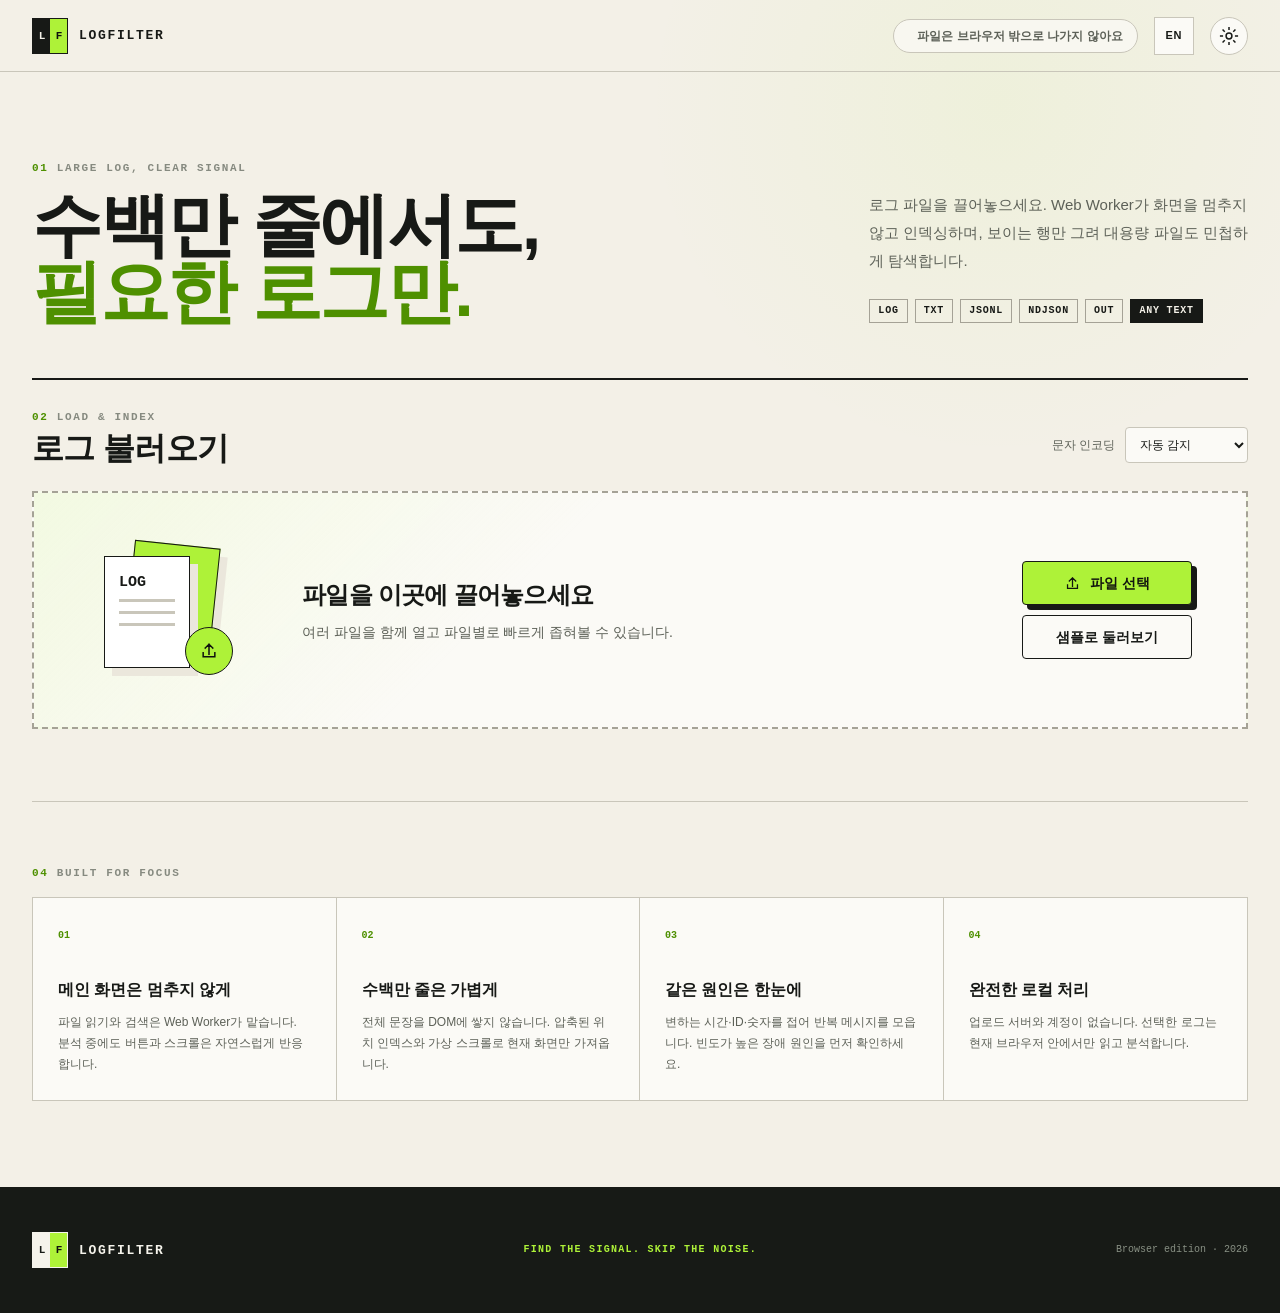
<file: logfilter/index.html>
<!doctype html>
<html lang="ko">
<head>
  <meta charset="utf-8">
  <meta name="viewport" content="width=device-width, initial-scale=1">
  <meta name="color-scheme" content="light dark">
  <meta name="theme-color" content="#f3f0e7">
  <title>LogFilter — 대용량 로그 분석기</title>
  <meta name="description" content="대용량 로그 파일을 브라우저에서 빠르게 검색하고, 필터링하고, 반복 패턴별로 모아보는 로컬 로그 분석기">
  <link rel="icon" href="data:image/svg+xml,%3Csvg%20xmlns%3D%22http%3A%2F%2Fwww.w3.org%2F2000%2Fsvg%22%20viewBox%3D%220%200%2064%2064%22%3E%0A%20%20%3Crect%20width%3D%2264%22%20height%3D%2264%22%20rx%3D%224%22%20fill%3D%22%23171916%22%2F%3E%0A%20%20%3Cpath%20d%3D%22M8%208h24v48H8z%22%20fill%3D%22%23f3f0e7%22%2F%3E%0A%20%20%3Cpath%20d%3D%22M32%208h24v48H32z%22%20fill%3D%22%23aef238%22%2F%3E%0A%20%20%3Cpath%20d%3D%22M16%2020v24h12%22%20fill%3D%22none%22%20stroke%3D%22%23171916%22%20stroke-width%3D%225%22%2F%3E%0A%20%20%3Cpath%20d%3D%22M39%2020h13M39%2020v24M39%2031h11%22%20fill%3D%22none%22%20stroke%3D%22%23171916%22%20stroke-width%3D%225%22%2F%3E%0A%3C%2Fsvg%3E%0A" type="image/svg+xml">
  <style>
:root {
  --paper: #f3f0e7;
  --paper-2: #ebe7dc;
  --surface: #fbfaf6;
  --surface-strong: #ffffff;
  --ink: #171916;
  --ink-soft: #5d6158;
  --muted: #868a80;
  --line: #c9c6ba;
  --line-strong: #a5a296;
  --lime: #aef238;
  --lime-dark: #4e9000;
  --lime-pale: #e4f8bd;
  --teal: #24b7a8;
  --teal-pale: #d8f3ed;
  --coral: #ff7564;
  --coral-pale: #ffe0da;
  --amber: #e5a900;
  --amber-pale: #fff0bc;
  --violet: #8467d7;
  --shadow: 0 18px 50px rgba(24, 27, 20, 0.1);
  --radius: 4px;
  --mono: "Cascadia Code", "JetBrains Mono", "SFMono-Regular", Consolas, "Liberation Mono", monospace;
  --sans: Inter, Pretendard, "Noto Sans KR", "Segoe UI", Arial, sans-serif;
  --display: "Arial Narrow", "Roboto Condensed", Impact, Haettenschweiler, sans-serif;
  color-scheme: light;
}

html[data-theme="dark"] {
  --paper: #161814;
  --paper-2: #1e211c;
  --surface: #20231e;
  --surface-strong: #282c25;
  --ink: #f3f1e9;
  --ink-soft: #b7bcb0;
  --muted: #898f83;
  --line: #3c4138;
  --line-strong: #555c4e;
  --lime: #a9ed38;
  --lime-dark: #91d52b;
  --lime-pale: #293a1a;
  --teal: #56d0c3;
  --teal-pale: #183b37;
  --coral: #ff8272;
  --coral-pale: #43251f;
  --amber: #f4bd29;
  --amber-pale: #403519;
  --violet: #aa91ef;
  --shadow: 0 18px 50px rgba(0, 0, 0, 0.26);
  color-scheme: dark;
}

* {
  box-sizing: border-box;
}

html {
  scroll-behavior: smooth;
}

body {
  margin: 0;
  min-width: 320px;
  background:
    radial-gradient(circle at 78% 8%, color-mix(in srgb, var(--lime) 7%, transparent), transparent 22rem),
    var(--paper);
  color: var(--ink);
  font-family: var(--sans);
  font-size: 14px;
  line-height: 1.5;
  transition: background-color 180ms ease, color 180ms ease;
}

button,
input,
select {
  font: inherit;
}

button,
select,
input[type="checkbox"] {
  cursor: pointer;
}

button {
  color: inherit;
}

button:focus-visible,
input:focus-visible,
select:focus-visible,
summary:focus-visible,
[tabindex]:focus-visible {
  outline: 3px solid color-mix(in srgb, var(--lime) 65%, transparent);
  outline-offset: 2px;
}

svg {
  width: 20px;
  height: 20px;
  fill: none;
  stroke: currentColor;
  stroke-width: 1.8;
  stroke-linecap: square;
  stroke-linejoin: miter;
}

.svg-sprite {
  position: absolute;
  width: 0;
  height: 0;
  overflow: hidden;
}

[hidden] {
  display: none !important;
}

.site-header {
  height: 72px;
  display: flex;
  align-items: center;
  justify-content: space-between;
  padding: 0 max(32px, calc((100vw - 1460px) / 2));
  border-bottom: 1px solid var(--line);
}

.brand {
  display: inline-flex;
  align-items: center;
  gap: 11px;
  color: var(--ink);
  text-decoration: none;
}

.brand-mark {
  display: grid;
  grid-template-columns: 1fr 1fr;
  width: 36px;
  height: 36px;
  border: 1px solid var(--ink);
  font: 800 11px/34px var(--mono);
  text-align: center;
  letter-spacing: -1px;
}

.brand-mark span:first-child {
  color: var(--paper);
  background: var(--ink);
}

.brand-mark span:last-child {
  color: #10120f;
  background: var(--lime);
}

.brand-name {
  font: 900 13px/1 var(--mono);
  letter-spacing: 0.13em;
}

.header-actions {
  display: flex;
  align-items: center;
  gap: 16px;
}

.privacy-chip,
.result-state {
  display: inline-flex;
  align-items: center;
  gap: 9px;
  min-height: 34px;
  padding: 0 14px;
  border: 1px solid var(--line);
  border-radius: 999px;
  background: color-mix(in srgb, var(--surface) 76%, transparent);
  color: var(--ink-soft);
  font-size: 12px;
  font-weight: 750;
}

.privacy-dot,
.result-state.busy .result-dot {
  animation: pulse 1.2s ease-in-out infinite;
}

/* `progress` rather than `wait`: the page stays usable while the worker searches, and
 * the override has to beat the cursor every control sets for itself. */
body.is-busy,
body.is-busy * {
  cursor: progress !important;
}

.result-dot,
.pulse-dot {
  display: inline-block;
  width: 8px;
  height: 8px;
  border-radius: 50%;
  background: var(--lime-dark);
  box-shadow: 0 0 0 4px color-mix(in srgb, var(--lime) 17%, transparent);
}

.lang-button {
  height: 38px;
  padding: 0 11px;
  border: 1px solid var(--line);
  background: var(--surface);
  font-size: 11px;
  font-weight: 800;
  letter-spacing: 0.05em;
}

.lang-button:hover {
  border-color: var(--ink);
}

.icon-button {
  width: 38px;
  height: 38px;
  display: inline-grid;
  place-items: center;
  border: 1px solid var(--line);
  border-radius: 50%;
  background: var(--surface);
}

.icon-button:hover {
  border-color: var(--ink);
}

.icon-button.small {
  width: 30px;
  height: 30px;
}

.icon-button.small svg {
  width: 16px;
  height: 16px;
}

.theme-moon {
  display: none;
}

html[data-theme="dark"] .theme-sun {
  display: none;
}

html[data-theme="dark"] .theme-moon {
  display: block;
}

main {
  width: min(1460px, calc(100% - 64px));
  margin: 0 auto;
}

/* The workbench is the one section that benefits from a wide monitor, so it breaks out
 * of the reading-width container and keeps tracking the window instead of being capped
 * with the prose. The 64px keeps a gutter and absorbs the scrollbar 100vw includes. */
.results-section {
  --stage-width: calc(100vw - 64px);
  width: var(--stage-width);
  margin-inline: calc((100% - var(--stage-width)) / 2);
}

.hero-section {
  min-height: 306px;
  display: grid;
  grid-template-columns: minmax(0, 1.4fr) minmax(360px, 0.7fr);
  align-items: end;
  gap: 80px;
  padding: 74px 0 52px;
}

.eyebrow {
  margin: 0 0 18px;
  color: var(--muted);
  font: 700 11px/1 var(--mono);
  letter-spacing: 0.15em;
}

.eyebrow span {
  color: var(--lime-dark);
}

h1,
h2 {
  margin: 0;
  font-family: var(--display);
  font-weight: 900;
  letter-spacing: -0.035em;
  line-height: 0.95;
}

h1 {
  font-size: clamp(52px, 5.5vw, 86px);
}

h1 em {
  color: var(--lime-dark);
  font-style: normal;
}

h2 {
  font-size: clamp(34px, 4vw, 54px);
}

.hero-note {
  align-self: center;
  padding-top: 42px;
}

.hero-note p {
  margin: 0 0 24px;
  color: var(--ink-soft);
  font-size: 15px;
  line-height: 1.85;
}

.format-badges {
  display: flex;
  flex-wrap: wrap;
  gap: 7px;
}

.format-badges span,
.side-label {
  display: inline-flex;
  align-items: center;
  min-height: 24px;
  padding: 0 8px;
  border: 1px solid var(--line-strong);
  font: 800 10px/1 var(--mono);
  letter-spacing: 0.08em;
}

.format-badges span:last-child {
  border-color: var(--ink);
  color: var(--paper);
  background: var(--ink);
}

.ingest-section {
  padding: 32px 0 72px;
  border-top: 2px solid var(--ink);
}

.section-topline {
  display: flex;
  align-items: end;
  justify-content: space-between;
  gap: 24px;
  margin-bottom: 28px;
}

.section-topline.compact h2 {
  font-size: 32px;
  letter-spacing: -0.02em;
}

.section-topline .eyebrow {
  margin-bottom: 10px;
}

.encoding-control {
  display: flex;
  align-items: center;
  gap: 10px;
  color: var(--ink-soft);
  font-size: 12px;
}

select,
input[type="datetime-local"] {
  height: 36px;
  border: 1px solid var(--line);
  border-radius: var(--radius);
  background: var(--surface);
  color: var(--ink);
}

select {
  padding: 0 30px 0 10px;
}

.dropzone {
  min-height: 238px;
  display: grid;
  grid-template-columns: 180px minmax(0, 1fr) auto;
  align-items: center;
  gap: 34px;
  padding: 42px 54px;
  border: 2px dashed var(--line-strong);
  background:
    linear-gradient(135deg, color-mix(in srgb, var(--lime-pale) 36%, transparent), transparent 40%),
    var(--surface);
  transition: border-color 150ms ease, background-color 150ms ease, transform 150ms ease;
}

.dropzone:hover,
.dropzone.is-dragging {
  border-color: var(--lime-dark);
  background-color: color-mix(in srgb, var(--lime-pale) 35%, var(--surface));
}

.dropzone.is-dragging {
  transform: translateY(-2px);
}

.drop-visual {
  position: relative;
  width: 145px;
  height: 132px;
}

.file-sheet {
  position: absolute;
  display: flex;
  flex-direction: column;
  gap: 9px;
  width: 86px;
  height: 112px;
  padding: 18px 14px;
  border: 1px solid var(--ink);
  background: var(--surface-strong);
  box-shadow: 8px 8px 0 var(--paper-2);
}

.file-sheet.rear {
  top: 0;
  left: 41px;
  transform: rotate(6deg);
  background: var(--lime);
}

.file-sheet.front {
  left: 16px;
  top: 12px;
}

.file-sheet b {
  font: 900 15px/1 var(--mono);
}

.file-sheet i {
  width: 100%;
  height: 3px;
  background: var(--line);
}

.upload-badge {
  position: absolute;
  right: 0;
  bottom: 1px;
  width: 48px;
  height: 48px;
  display: grid;
  place-items: center;
  border: 1px solid var(--ink);
  border-radius: 50%;
  color: #10120f;
  background: var(--lime);
}

.drop-copy strong {
  display: block;
  margin-bottom: 9px;
  font-size: 24px;
  letter-spacing: -0.03em;
}

.drop-copy span {
  color: var(--ink-soft);
}

.drop-actions {
  display: flex;
  flex-direction: column;
  gap: 10px;
  min-width: 170px;
}

.primary-button,
.secondary-button,
.bookmark-button {
  min-height: 44px;
  display: inline-flex;
  align-items: center;
  justify-content: center;
  gap: 9px;
  padding: 0 18px;
  border: 1px solid var(--ink);
  border-radius: var(--radius);
  font-weight: 800;
}

.primary-button {
  color: #11140e;
  background: var(--lime);
  box-shadow: 5px 5px 0 var(--ink);
}

.primary-button:hover {
  transform: translate(1px, 1px);
  box-shadow: 4px 4px 0 var(--ink);
}

.secondary-button {
  background: var(--surface);
}

.secondary-button:hover {
  background: var(--paper-2);
}

.primary-button svg,
.secondary-button svg {
  width: 17px;
  height: 17px;
}

.load-progress,
.loaded-files {
  border: 1px solid var(--line);
  border-top: 3px solid var(--lime-dark);
  background: var(--surface);
}

.load-progress {
  padding: 22px 26px;
}

.progress-head,
.progress-head > div,
.progress-meta,
.loaded-head {
  display: flex;
  align-items: center;
}

.progress-head,
.loaded-head {
  justify-content: space-between;
  gap: 20px;
}

.progress-head > div {
  gap: 10px;
  min-width: 0;
}

.progress-head strong {
  white-space: nowrap;
}

.progress-head span:last-child {
  min-width: 0;
  overflow: hidden;
  color: var(--ink-soft);
  text-overflow: ellipsis;
  white-space: nowrap;
}

.progress-head output {
  font: 800 18px/1 var(--mono);
}

/* The file name on the left is the part that may be clipped, never the cancel button. */
.progress-actions {
  flex: 0 0 auto;
}

.progress-actions button[disabled] {
  opacity: 0.5;
}

.pulse-dot {
  animation: pulse 1.2s ease-in-out infinite;
}

.pulse-dot.ready {
  animation: none;
}

@keyframes pulse {
  50% { opacity: 0.45; transform: scale(0.78); }
}

.progress-track {
  height: 8px;
  margin: 18px 0 12px;
  overflow: hidden;
  background: var(--paper-2);
}

.progress-track span {
  display: block;
  width: 0;
  height: 100%;
  background: var(--lime-dark);
  transition: width 120ms linear;
}

.progress-meta {
  gap: 22px;
  color: var(--muted);
  font-size: 11px;
}

.progress-meta span:last-child {
  margin-left: auto;
}

.loaded-files {
  border-top-color: var(--teal);
}

.recent-files {
  border: 1px solid var(--line);
  border-top: 3px solid var(--violet);
  background: var(--surface);
}

.recent-head {
  display: flex;
  align-items: center;
  justify-content: space-between;
  min-height: 44px;
  padding: 0 16px;
  border-bottom: 1px solid var(--line);
}

/* One row, scrolled sideways — like the open-file chips — so a long history can
 * never push the sections below it further down the page. */
.recent-list {
  display: flex;
  gap: 8px;
  overflow-x: auto;
  padding: 13px 16px 15px;
}

.recent-item {
  display: flex;
  flex: 0 0 auto;
  align-items: stretch;
}

.recent-open {
  padding: 8px 11px;
  border: 1px solid var(--line);
  background: var(--paper);
  text-align: left;
}

.recent-open strong {
  display: block;
  max-width: 220px;
  overflow: hidden;
  font: 700 11px/1.4 var(--mono);
  text-overflow: ellipsis;
  white-space: nowrap;
}

.recent-open span {
  display: block;
  margin-top: 2px;
  color: var(--muted);
  font-size: 10px;
}

.recent-open:hover {
  border-color: var(--ink);
}

.recent-add {
  width: 28px;
  border: 1px solid var(--line);
  border-left: 0;
  background: var(--surface);
  color: var(--ink-soft);
  font-weight: 800;
}

.recent-add:hover {
  border-color: var(--ink);
  color: var(--ink);
}

/* Appending only means something while an index is open to append to. */
.recent-files:not(.can-append) .recent-add {
  display: none;
}

.loaded-head {
  min-height: 48px;
  padding: 0 16px;
  border-bottom: 1px solid var(--line);
}

.loaded-head .side-label {
  border: 0;
  color: var(--teal);
}

.text-button {
  display: inline-flex;
  align-items: center;
  gap: 5px;
  padding: 3px 5px;
  border: 0;
  border-bottom: 1px solid currentColor;
  background: transparent;
  font-size: 11px;
  font-weight: 750;
}

.text-button.muted {
  color: var(--muted);
}

.text-button svg {
  width: 14px;
  height: 14px;
}

.file-chip-list {
  display: flex;
  gap: 9px;
  overflow-x: auto;
  padding: 14px 16px 16px;
}

.file-chip {
  position: relative;
  flex: 0 0 auto;
  min-width: 188px;
  padding: 11px 30px 11px 13px;
  border: 1px solid var(--line);
  background: var(--paper);
}

.chip-close {
  position: absolute;
  top: 5px;
  right: 5px;
  width: 20px;
  height: 20px;
  border: 0;
  background: transparent;
  color: var(--muted);
  font-size: 14px;
  line-height: 1;
}

.chip-close:hover {
  color: var(--coral);
}

.file-chip strong,
.file-chip span {
  display: block;
  max-width: 240px;
  overflow: hidden;
  text-overflow: ellipsis;
  white-space: nowrap;
}

.file-chip strong {
  font: 700 12px/1.4 var(--mono);
}

.file-chip span {
  margin-top: 4px;
  color: var(--muted);
  font-size: 10px;
}

.chip-move {
  display: flex;
  gap: 4px;
  margin-top: 8px;
}

.chip-move button {
  width: 24px;
  height: 20px;
  border: 1px solid var(--line);
  color: var(--ink-soft);
  background: var(--surface);
  font: 700 13px/1 var(--mono);
}

.chip-move button:hover:not([disabled]) {
  border-color: var(--ink);
  color: var(--ink);
}

.chip-move button[disabled] {
  cursor: default;
  opacity: 0.35;
}

.results-section {
  padding: 48px 0 76px;
  border-top: 1px solid var(--line);
}

.result-state {
  color: var(--ink);
  background: var(--surface);
}

.stats-grid {
  display: grid;
  grid-template-columns: 1.1fr repeat(4, 1fr);
  border: 1px solid var(--line);
  background: var(--surface);
}

.stat-cell {
  min-width: 0;
  min-height: 118px;
  padding: 19px 24px;
  border-right: 1px solid var(--line);
}

.stat-cell:last-child {
  border-right: 0;
}

.stat-cell > span,
.stat-cell > small {
  display: block;
}

.stat-cell > span {
  color: var(--ink-soft);
  font-size: 11px;
  font-weight: 750;
}

.stat-cell strong {
  display: block;
  margin: 8px 0 4px;
  overflow: hidden;
  font: 900 31px/1 var(--mono);
  letter-spacing: -0.06em;
  text-overflow: ellipsis;
  white-space: nowrap;
}

.stat-cell small {
  color: var(--muted);
  font-size: 10px;
}

.stat-cell.error strong { color: var(--coral); }
.stat-cell.warn strong { color: var(--amber); }
.stat-cell.pattern strong { color: var(--teal); }
.stat-cell.span strong { font-size: 24px; }

.activity-strip {
  display: grid;
  grid-template-columns: 190px minmax(0, 1fr);
  grid-template-rows: 76px 20px;
  align-items: end;
  gap: 0 22px;
  padding: 16px 22px 8px;
  border: 1px solid var(--line);
  border-top: 0;
  background: color-mix(in srgb, var(--surface) 72%, var(--paper));
}

.activity-copy {
  align-self: center;
}

.activity-copy .side-label {
  min-height: auto;
  padding: 0;
  border: 0;
  color: var(--lime-dark);
}

.activity-copy strong {
  display: block;
  margin-top: 7px;
  font-size: 12px;
}

.activity-chart {
  height: 62px;
  display: flex;
  align-items: end;
  gap: 2px;
  border-bottom: 1px solid var(--line-strong);
}

.activity-bar {
  flex: 1 1 0;
  min-width: 2px;
  height: max(2px, calc(var(--height) * 1%));
  background: color-mix(in srgb, var(--teal) 70%, var(--line));
  transition: height 240ms ease;
}

.activity-bar.hot {
  background: var(--lime-dark);
}

.activity-range {
  grid-column: 2;
  display: flex;
  justify-content: space-between;
  color: var(--muted);
  font: 10px/1 var(--mono);
}

.workbench {
  margin-top: 18px;
  border: 1px solid var(--line-strong);
  background: var(--surface);
  box-shadow: var(--shadow);
}

.result-toolbar {
  min-height: 64px;
  display: flex;
  align-items: center;
  gap: 12px;
  padding: 10px 12px;
  border-bottom: 1px solid var(--line);
  background: var(--paper-2);
}

.view-tabs {
  display: flex;
  flex: 0 0 auto;
  padding: 3px;
  border: 1px solid var(--line-strong);
  border-radius: 5px;
  background: var(--surface);
}

.view-tabs button {
  min-height: 34px;
  display: inline-flex;
  align-items: center;
  gap: 8px;
  padding: 0 12px;
  border: 0;
  border-radius: 3px;
  background: transparent;
  font-size: 12px;
  font-weight: 800;
}

.view-tabs button.active {
  color: var(--paper);
  background: var(--ink);
}

.view-tabs button span {
  min-width: 19px;
  padding: 1px 4px;
  border-radius: 10px;
  color: var(--ink);
  background: var(--paper-2);
  font: 700 9px/1.5 var(--mono);
}

.search-field {
  min-width: 220px;
  height: 42px;
  flex: 1 1 420px;
  display: flex;
  align-items: center;
  gap: 9px;
  padding: 0 10px 0 13px;
  border: 1px solid var(--line-strong);
  border-radius: var(--radius);
  background: var(--surface-strong);
}

.search-field:focus-within {
  border-color: var(--lime-dark);
  box-shadow: 0 0 0 2px color-mix(in srgb, var(--lime) 22%, transparent);
}

.search-field > svg {
  width: 18px;
  flex: 0 0 auto;
  color: var(--muted);
}

.search-field input,
.mini-search input {
  width: 100%;
  min-width: 0;
  border: 0;
  outline: 0;
  background: transparent;
  color: var(--ink);
}

/* The browser draws its own clear button on a search field, which appears on hover
 * beside the one this page already provides. */
.search-field input::-webkit-search-cancel-button,
.mini-search input::-webkit-search-cancel-button,
.search-field input::-webkit-search-decoration,
.mini-search input::-webkit-search-decoration {
  appearance: none;
  -webkit-appearance: none;
}

.search-field kbd,
.shortcut-list kbd {
  padding: 2px 5px;
  border: 1px solid var(--line);
  border-bottom-width: 2px;
  border-radius: 3px;
  color: var(--muted);
  background: var(--paper);
  font: 9px/1.4 var(--mono);
  white-space: nowrap;
}

.search-field button {
  width: 24px;
  height: 24px;
  padding: 0;
  border: 0;
  background: transparent;
}

.search-field button svg {
  width: 15px;
  height: 15px;
}

.toolbar-options {
  display: flex;
  flex: 0 0 auto;
  gap: 5px;
}

.option-toggle {
  width: 34px;
  height: 34px;
  padding: 0;
  border: 1px solid var(--line);
  border-radius: 3px;
  background: var(--surface);
  font: 800 11px/1 var(--mono);
}

.option-toggle[aria-pressed="true"] {
  border-color: var(--ink);
  color: #11140e;
  background: var(--lime);
}

.context-select {
  height: 34px;
  display: flex;
  align-items: center;
  border: 1px solid var(--line);
  border-radius: 3px;
  background: var(--surface);
}

.context-select span {
  padding-left: 8px;
  color: var(--muted);
  font-size: 10px;
}

.context-select select {
  height: 32px;
  padding-left: 5px;
  border: 0;
  background: transparent;
  font-size: 11px;
}

.compact-button {
  min-height: 38px;
  padding: 0 12px;
  font-size: 11px;
}

.compact-button .chevron {
  width: 13px;
  height: 13px;
}

.export-menu {
  position: relative;
}

.export-popover {
  position: absolute;
  z-index: 30;
  top: calc(100% + 8px);
  right: 0;
  width: 230px;
  padding: 5px;
  border: 1px solid var(--ink);
  background: var(--surface-strong);
  box-shadow: var(--shadow);
}

.export-popover button {
  width: 100%;
  display: block;
  padding: 10px;
  border: 0;
  text-align: left;
  background: transparent;
}

.export-popover button:hover {
  background: var(--lime-pale);
}

.export-popover strong,
.export-popover span {
  display: block;
}

.export-popover strong {
  font-size: 12px;
}

.export-popover span {
  margin-top: 2px;
  color: var(--muted);
  font-size: 10px;
}

.workbench-grid {
  --filter-panel-width: 236px;
  --detail-panel-width: 310px;
  --panel-resizer-width: 8px;
  display: grid;
  grid-template-columns:
    minmax(190px, var(--filter-panel-width))
    var(--panel-resizer-width)
    minmax(450px, 1fr)
    var(--panel-resizer-width)
    minmax(250px, var(--detail-panel-width));
  min-height: 690px;
}

.panel-resizer {
  position: relative;
  z-index: 2;
  min-width: 0;
  cursor: col-resize;
  touch-action: none;
  background: color-mix(in srgb, var(--surface) 72%, var(--paper));
}

.panel-resizer::after {
  position: absolute;
  top: 50%;
  left: 50%;
  width: 2px;
  height: 34px;
  border-radius: 2px;
  background: var(--line-strong);
  content: "";
  transform: translate(-50%, -50%);
  transition: height 120ms ease, background-color 120ms ease;
}

.panel-resizer:hover::after,
.panel-resizer:focus-visible::after,
.panel-resizer.is-dragging::after {
  height: 54px;
  background: var(--teal);
}

body.is-panel-resizing {
  cursor: col-resize;
  user-select: none;
}

.filter-panel,
.detail-panel {
  background: color-mix(in srgb, var(--surface) 70%, var(--paper));
}

.filter-panel {
  min-width: 0;
}

.panel-heading {
  min-height: 50px;
  display: flex;
  align-items: center;
  justify-content: space-between;
  padding: 0 15px;
  border-bottom: 1px solid var(--line);
}

.panel-heading > div {
  display: flex;
  align-items: center;
  gap: 8px;
}

.panel-heading svg {
  width: 16px;
  height: 16px;
}

.filter-group {
  min-width: 0;
  /* A legend ignores the fieldset's top padding, so the gap that keeps the rule above
   * off the label has to come from the fieldset's margin. */
  margin: 14px 0 0;
  padding: 14px 15px 16px;
  border: 0;
  border-bottom: 1px solid var(--line);
}

.filter-group legend {
  width: 100%;
  margin: 0 0 10px;
  padding: 0;
  color: var(--muted);
  font: 800 10px/1 var(--mono);
  letter-spacing: 0.08em;
}

.level-filter {
  display: grid;
  grid-template-columns: 1fr 1fr;
  gap: 6px;
}

.level-filter legend {
  grid-column: 1 / -1;
}

.level-choice {
  min-width: 0;
  height: 34px;
  display: flex;
  align-items: center;
  justify-content: space-between;
  gap: 5px;
  padding: 0 8px;
  border: 1px solid var(--line);
  border-left: 3px solid var(--level-color);
  border-radius: 2px;
  opacity: 0.5;
  background: var(--surface);
}

.level-choice.selected {
  opacity: 1;
  background: color-mix(in srgb, var(--level-color) 10%, var(--surface));
}

.level-choice span {
  overflow: hidden;
  font: 750 9px/1 var(--mono);
  text-overflow: ellipsis;
}

.level-choice output {
  color: var(--muted);
  font: 9px/1 var(--mono);
}

.trace { --level-color: #8a8f86; }
.debug { --level-color: var(--violet); }
.info { --level-color: var(--teal); }
.warn { --level-color: var(--amber); }
.error { --level-color: var(--coral); }
.fatal { --level-color: #d93852; }
.other { --level-color: #7c8277; }

.file-filter-list {
  display: grid;
  gap: 8px;
}

.file-filter-item {
  min-width: 0;
  display: grid;
  grid-template-columns: 17px minmax(0, 1fr) auto;
  align-items: center;
  gap: 7px;
}

.file-filter-item input {
  accent-color: var(--lime-dark);
}

.file-filter-item span {
  overflow: hidden;
  font: 11px/1.4 var(--mono);
  text-overflow: ellipsis;
  white-space: nowrap;
}

.file-filter-item output {
  color: var(--muted);
  font: 9px/1 var(--mono);
}

.date-field {
  display: grid;
  grid-template-columns: 34px 1fr;
  align-items: center;
  gap: 7px;
  margin-bottom: 7px;
}

.date-field span {
  color: var(--muted);
  font-size: 10px;
}

.date-field input {
  width: 100%;
  min-width: 0;
  padding: 0 6px;
  font-size: 10px;
}

.check-control {
  min-height: 28px;
  display: flex;
  align-items: center;
  gap: 7px;
  color: var(--ink-soft);
  font-size: 11px;
}

.check-control input {
  width: 15px;
  height: 15px;
  accent-color: var(--lime-dark);
}

.date-field + .check-control {
  margin-top: 9px;
}

.star-control svg {
  width: 16px;
  height: 16px;
  color: var(--amber);
}

.star-control output {
  margin-left: auto;
  color: var(--muted);
  font: 10px/1 var(--mono);
}

.log-stage {
  min-width: 0;
  background: var(--surface-strong);
}

.filter-summary {
  min-height: 50px;
  display: flex;
  align-items: center;
  justify-content: space-between;
  gap: 12px;
  padding: 0 14px;
  border-bottom: 1px solid var(--line);
}

.filter-summary > div {
  min-width: 0;
  display: flex;
  align-items: center;
  gap: 9px;
}

.filter-summary strong,
.filter-summary span {
  overflow: hidden;
  text-overflow: ellipsis;
  white-space: nowrap;
}

.filter-summary strong {
  font-size: 12px;
}

.filter-summary span {
  color: var(--muted);
  font-size: 10px;
}

.flow-view {
  min-width: 0;
  overflow: hidden;
}

.log-columns,
.log-row {
  display: grid;
  grid-template-columns: 34px 62px 68px 92px 70px 118px minmax(220px, 1fr);
  align-items: center;
}

/* Wide mode: rows grow past the viewport so a long message can be panned to its
 * tail. --row-width is set from the longest row currently rendered. */
.flow-view.wide .log-columns,
.flow-view.wide .virtual-rows,
.flow-view.wide .log-row {
  width: var(--row-width);
  min-width: 100%;
}

.flow-view.wide .virtual-rows {
  right: auto;
}

.line-cell,
.seq-cell {
  color: var(--muted);
  font-size: 10px;
  text-align: right;
  font-variant-numeric: tabular-nums;
}

/* The position in the current list is the one that keeps counting while scrolling, so
 * it reads a little stronger than the line number it came from. */
.seq-cell {
  color: var(--ink-soft);
  font-weight: 700;
}

.log-columns {
  height: 32px;
  border-bottom: 1px solid var(--line);
  color: var(--muted);
  background: var(--paper-2);
  font: 800 9px/1 var(--mono);
  letter-spacing: 0.08em;
}

.log-columns span {
  padding: 0 9px;
}

.log-viewport {
  position: relative;
  height: 575px;
  overflow: auto;
  overscroll-behavior: contain;
  background: var(--surface-strong);
}

.virtual-space {
  width: 1px;
  height: 0;
  pointer-events: none;
}

.virtual-rows {
  position: absolute;
  inset: 0 0 auto;
  height: 0;
}

.log-row {
  position: absolute;
  left: 0;
  width: 100%;
  height: 38px;
  border-left: 3px solid var(--level-color);
  color: var(--ink-soft);
  background: color-mix(in srgb, var(--surface-strong) 92%, var(--level-color));
  /* The row guide is drawn on the row itself. Painting it as a viewport background
   * left it standing still while the rows scrolled, so the two drifted apart — most
   * visibly through the translucent context rows. */
  box-shadow: inset 0 -1px 0 color-mix(in srgb, var(--line) 55%, transparent);
  font: 11px/1 var(--mono);
  cursor: default;
}

/* Neutral on purpose: the earlier lime tint was read as the amber WARN row. */
.log-row:hover {
  z-index: 1;
  background: color-mix(in srgb, var(--surface) 88%, var(--ink));
}

.log-row.selected {
  z-index: 2;
  outline: 1px solid var(--ink);
  outline-offset: -1px;
  background: var(--lime-pale);
}

.log-row.context-row {
  opacity: 0.58;
  border-left-color: transparent;
}

.log-cell {
  min-width: 0;
  padding: 0 8px;
  overflow: hidden;
  text-overflow: ellipsis;
  white-space: nowrap;
}

.time-cell {
  color: var(--muted);
  font-size: 10px;
}

.level-badge {
  display: inline-flex;
  width: 50px;
  height: 20px;
  align-items: center;
  justify-content: center;
  border: 1px solid color-mix(in srgb, var(--level-color) 65%, var(--line));
  color: var(--level-color);
  background: color-mix(in srgb, var(--level-color) 9%, var(--surface-strong));
  font: 800 9px/1 var(--mono);
}

.source-cell {
  color: var(--muted);
  font-size: 9px;
}

.message-cell {
  color: var(--ink);
}

.message-cell mark {
  padding: 1px 0;
  color: #11140e;
  background: var(--lime);
}

.row-star {
  width: 29px;
  height: 29px;
  display: grid;
  place-items: center;
  padding: 0;
  border: 0;
  color: var(--line-strong);
  background: transparent;
}

.row-star svg {
  width: 15px;
  height: 15px;
}

.row-star.active {
  color: var(--amber);
}

.row-star.active svg {
  fill: currentColor;
}

.log-empty {
  position: sticky;
  top: 110px;
  width: min(360px, calc(100% - 40px));
  margin: 110px auto 0;
  padding: 28px;
  border: 1px solid var(--line);
  text-align: center;
  background: var(--surface);
}

.empty-mark {
  display: grid;
  width: 48px;
  height: 48px;
  place-items: center;
  margin: 0 auto 14px;
  border-radius: 50%;
  color: var(--paper);
  background: var(--ink);
  font: 800 18px/1 var(--mono);
}

.log-empty strong {
  display: block;
}

.log-empty p {
  margin: 6px 0 16px;
  color: var(--muted);
  font-size: 11px;
}

.list-footer {
  height: 32px;
  display: flex;
  align-items: center;
  justify-content: space-between;
  padding: 0 12px;
  border-top: 1px solid var(--line);
  color: var(--muted);
  background: var(--paper-2);
  font: 9px/1 var(--mono);
}

.group-view {
  min-height: 639px;
  padding: 20px;
}

.group-intro {
  display: flex;
  align-items: end;
  justify-content: space-between;
  gap: 20px;
  margin-bottom: 18px;
  padding-bottom: 18px;
  border-bottom: 1px solid var(--line);
}

.group-intro .side-label {
  min-height: auto;
  padding: 0;
  border: 0;
  color: var(--teal);
}

.group-intro strong {
  display: block;
  margin-top: 6px;
}

.group-intro p {
  margin: 4px 0 0;
  color: var(--muted);
  font-size: 11px;
}

.mini-search {
  width: 220px;
  height: 36px;
  flex: 0 0 auto;
  display: flex;
  align-items: center;
  gap: 8px;
  padding: 0 10px;
  border: 1px solid var(--line);
  background: var(--surface);
}

.mini-search svg {
  width: 16px;
  height: 16px;
  color: var(--muted);
}

.pattern-list {
  display: grid;
  gap: 9px;
}

.pattern-card {
  display: grid;
  grid-template-columns: 78px minmax(0, 1fr) 110px 24px;
  align-items: center;
  gap: 12px;
  min-height: 72px;
  padding: 10px 12px;
  border: 1px solid var(--line);
  border-left: 4px solid var(--level-color);
  background: var(--surface);
  text-align: left;
}

.pattern-card:hover {
  border-color: var(--ink);
  transform: translateX(2px);
}

.pattern-rank {
  font: 900 27px/1 var(--mono);
  letter-spacing: -0.07em;
}

.pattern-rank small {
  display: block;
  margin-top: 5px;
  color: var(--muted);
  font: 9px/1 var(--mono);
  letter-spacing: 0;
}

.pattern-copy {
  min-width: 0;
}

.pattern-copy code,
.pattern-copy span {
  display: block;
  overflow: hidden;
  text-overflow: ellipsis;
  white-space: nowrap;
}

.pattern-copy code {
  color: var(--ink);
  font: 11px/1.5 var(--mono);
}

/* Folded-value chips: visibly UI, not log text. */
.pattern-copy code .ph {
  display: inline-block;
  margin: 0 1px;
  padding: 0 4px;
  border-radius: 3px;
  background: color-mix(in srgb, var(--teal) 15%, transparent);
  color: var(--teal);
  font-size: 9px;
  font-style: normal;
  font-weight: 800;
  letter-spacing: 0.02em;
  vertical-align: 0.5px;
}

.pattern-copy span {
  margin-top: 4px;
  color: var(--muted);
  font-size: 10px;
}

.pattern-count {
  text-align: right;
}

.pattern-count strong,
.pattern-count span {
  display: block;
}

.pattern-count strong {
  font: 800 17px/1 var(--mono);
}

.pattern-count span {
  margin-top: 5px;
  color: var(--muted);
  font-size: 9px;
}

.pattern-card > svg {
  width: 17px;
  height: 17px;
}

.goto-bar {
  display: flex;
  align-items: center;
  gap: 10px;
  min-height: 40px;
  padding: 0 12px;
  border: 1px solid var(--line);
  border-bottom: 0;
  background: var(--paper-2);
  font-size: 12px;
  font-weight: 750;
}

.goto-bar input {
  width: 190px;
  padding: 5px 8px;
  border: 1px solid var(--line-strong);
  background: var(--surface);
  color: var(--ink);
  font: 700 12px/1.2 var(--mono);
}

.goto-hint {
  color: var(--muted);
  font-size: 10px;
  font-weight: 700;
}

.goto-bar .icon-button {
  margin-left: auto;
}

/* Sits between the toolbar and the list, where the eye already is while waiting. It
 * always holds its 3px so appearing costs no layout shift. */
.filter-progress {
  height: 3px;
  overflow: hidden;
}

.filter-progress.busy {
  background: var(--paper-2);
}

.filter-progress > span {
  display: block;
  width: 0;
  height: 100%;
  background: var(--lime-dark);
  transition: width 120ms linear;
}

.filter-progress.busy > span {
  width: var(--progress, 0%);
}

/* Until the worker reports a percentage there is nothing to measure, so the bar sweeps. */
.filter-progress.indeterminate > span {
  width: 32%;
  transition: none;
  animation: filter-sweep 1.1s ease-in-out infinite;
}

@keyframes filter-sweep {
  from { transform: translateX(-110%); }
  to { transform: translateX(330%); }
}

.group-empty {
  padding: 60px 20px;
  color: var(--muted);
  text-align: center;
}

.pattern-summary {
  padding: 14px 4px 0;
  color: var(--muted);
  font-size: 11px;
  text-align: center;
}

/* Visible while a pattern filter narrows the list: the one way back out should not
 * have to be hunted for. Teal is the pattern accent throughout. */
.pattern-clear {
  display: inline-flex;
  align-items: center;
  flex: 0 0 auto;
  gap: 6px;
  padding: 5px 13px;
  border: 1px solid var(--teal);
  border-radius: 999px;
  background: color-mix(in srgb, var(--teal) 14%, var(--surface));
  color: color-mix(in srgb, var(--teal) 72%, var(--ink));
  font-size: 11px;
  font-weight: 800;
}

.pattern-clear:hover {
  background: color-mix(in srgb, var(--teal) 26%, var(--surface));
}

.pattern-clear svg {
  width: 12px;
  height: 12px;
  stroke-width: 2.4;
}

.detail-panel {
  min-width: 0;
}

.detail-placeholder {
  padding: 74px 26px 30px;
  text-align: center;
}

.detail-icon {
  display: grid;
  width: 58px;
  height: 58px;
  place-items: center;
  margin: 0 auto 18px;
  border: 1px solid var(--line-strong);
  border-radius: 50%;
  color: var(--teal);
  background: var(--surface);
}

.detail-placeholder strong {
  display: block;
}

.detail-placeholder p {
  margin: 8px 0 22px;
  color: var(--muted);
  font-size: 11px;
}

.shortcut-list {
  display: flex;
  flex-wrap: wrap;
  justify-content: center;
  gap: 8px 13px;
  color: var(--muted);
  font-size: 10px;
}

.shortcut-list span {
  display: inline-flex;
  align-items: center;
  gap: 3px;
}

.detail-content {
  height: 100%;
  padding: 14px;
  overflow: auto;
}

.detail-head {
  display: flex;
  align-items: center;
  justify-content: space-between;
  gap: 12px;
  padding-bottom: 14px;
  border-bottom: 1px solid var(--line);
}

.detail-head > div {
  display: flex;
  align-items: center;
  gap: 9px;
  min-width: 0;
}

.level-pill {
  padding: 4px 6px;
  border: 1px solid var(--level-color);
  color: var(--level-color);
  font: 800 9px/1 var(--mono);
}

.detail-head strong {
  overflow: hidden;
  font: 700 11px/1 var(--mono);
  text-overflow: ellipsis;
  white-space: nowrap;
}

.detail-meta {
  margin: 0;
}

.detail-meta div {
  display: grid;
  grid-template-columns: 48px minmax(0, 1fr);
  gap: 8px;
  padding: 9px 0;
  border-bottom: 1px solid var(--line);
}

.detail-meta dt,
.detail-meta dd {
  min-width: 0;
  margin: 0;
}

.detail-meta dt {
  color: var(--muted);
  font-size: 10px;
}

.detail-meta dd {
  overflow: hidden;
  font: 10px/1.5 var(--mono);
  overflow-wrap: anywhere;
}

.detail-section {
  margin-top: 16px;
}

.detail-section-head {
  display: flex;
  align-items: center;
  justify-content: space-between;
  margin-bottom: 7px;
  color: var(--muted);
  font: 800 9px/1 var(--mono);
  letter-spacing: 0.08em;
}

.json-section-head {
  align-items: flex-start;
  gap: 8px;
}

.json-tree-actions {
  display: flex;
  flex-wrap: wrap;
  justify-content: flex-end;
  gap: 5px 8px;
  letter-spacing: normal;
}

.json-tree-actions .text-button {
  flex: 0 0 auto;
  padding-top: 1px;
  padding-bottom: 1px;
  font-size: 9px;
}

.detail-section pre {
  max-height: 210px;
  margin: 0;
  padding: 12px;
  overflow: auto;
  border: 1px solid var(--line);
  background: var(--paper-2);
  color: var(--ink);
  font: 10px/1.65 var(--mono);
  white-space: pre-wrap;
  overflow-wrap: anywhere;
}

.field-list {
  margin: 0;
  max-height: min(65vh, 520px);
  overflow: auto;
  border: 1px solid var(--line);
  resize: vertical;
}

.field-list-adjustable {
  min-height: 100px;
}

.field-list div {
  display: grid;
  grid-template-columns: minmax(70px, 0.7fr) minmax(90px, 1.3fr);
  border-bottom: 1px solid var(--line);
}

.field-list div:last-child {
  border-bottom: 0;
}

.field-list dt,
.field-list dd {
  min-width: 0;
  margin: 0;
  padding: 7px 8px;
  overflow-wrap: anywhere;
  font: 9px/1.45 var(--mono);
}

.field-list dt {
  color: var(--muted);
  background: var(--paper-2);
}

.field-list dd {
  border-left: 1px solid var(--line);
}

.detail-inspections {
  min-width: 0;
}

.json-tree {
  max-height: 330px;
  overflow: auto;
  border: 1px solid var(--line);
  background: var(--paper-2);
  color: var(--ink-soft);
  font: 10px/1.5 var(--mono);
}

.json-tree summary,
.json-tree-leaf {
  display: flex;
  align-items: baseline;
  gap: 5px;
  min-width: max-content;
  padding: 4px 8px;
}

.json-tree summary {
  cursor: pointer;
  list-style: none;
  user-select: none;
}

.json-tree summary::-webkit-details-marker {
  display: none;
}

.json-tree summary::before,
.json-tree-leaf::before {
  width: 10px;
  flex: 0 0 10px;
  color: var(--muted);
  content: '';
}

.json-tree summary::before {
  content: '›';
  font: 800 14px/0.8 var(--mono);
  transform: translateY(1px);
  transform-origin: center;
}

.json-tree details[open] > summary::before {
  transform: translateY(1px) rotate(90deg);
}

.json-tree summary:hover,
.json-tree summary:focus-visible,
.json-tree-leaf:hover {
  background: color-mix(in srgb, var(--teal) 10%, transparent);
}

.json-tree-branch.root > summary {
  position: sticky;
  z-index: 1;
  top: 0;
  padding-top: 7px;
  padding-bottom: 7px;
  border-bottom: 1px solid var(--line);
  background: var(--surface);
}

.json-tree-children {
  margin-left: 13px;
  border-left: 1px solid color-mix(in srgb, var(--teal) 45%, var(--line));
}

.json-key {
  max-width: 180px;
  color: var(--ink);
  font-weight: 750;
  overflow-wrap: anywhere;
}

.json-index,
.json-separator,
.json-container-count {
  color: var(--muted);
}

.json-root-type,
.json-container-marker {
  color: var(--teal);
  font-weight: 800;
}

.json-container-count {
  font-size: 9px;
}

.json-value {
  max-width: 360px;
  white-space: pre-wrap;
  overflow-wrap: anywhere;
}

.json-value.string { color: var(--lime-dark); }
.json-value.number { color: var(--violet); }
.json-value.boolean { color: var(--amber); }
.json-value.null { color: var(--coral); font-style: italic; }

.json-tree-notice {
  padding: 5px 8px 5px 24px;
  color: var(--muted);
  font-style: italic;
}

.bookmark-button {
  width: 100%;
  margin-top: 18px;
  background: var(--surface);
}

.bookmark-button.active {
  border-color: var(--amber);
  color: #2a2107;
  background: var(--amber-pale);
}

.bookmark-button.active svg {
  fill: currentColor;
}

.guide-section {
  padding: 66px 0 86px;
  border-top: 1px solid var(--line);
}

.feature-grid {
  display: grid;
  grid-template-columns: repeat(4, 1fr);
  border: 1px solid var(--line);
  background: var(--surface);
}

.feature-grid article {
  min-height: 198px;
  padding: 25px;
  border-right: 1px solid var(--line);
}

.feature-grid article:last-child {
  border-right: 0;
}

.feature-grid article > span {
  color: var(--lime-dark);
  font: 800 10px/1 var(--mono);
}

.feature-grid h3 {
  margin: 34px 0 10px;
  font-size: 16px;
}

.feature-grid p {
  margin: 0;
  color: var(--ink-soft);
  font-size: 12px;
  line-height: 1.75;
}

.site-footer {
  min-height: 126px;
  display: flex;
  align-items: center;
  justify-content: space-between;
  padding: 0 max(32px, calc((100vw - 1460px) / 2));
  color: #f5f3eb;
  background: #171a16;
}

.footer-brand {
  color: #f5f3eb;
}

.footer-brand .brand-mark {
  border-color: #f5f3eb;
}

.footer-brand .brand-mark span:first-child {
  color: #171a16;
  background: #f5f3eb;
}

.site-footer p {
  color: var(--lime);
  font: 800 10px/1 var(--mono);
  letter-spacing: 0.13em;
}

.site-footer > span {
  color: #889084;
  font: 10px/1 var(--mono);
}

.global-drop-overlay {
  position: fixed;
  z-index: 100;
  inset: 0;
  display: grid;
  place-items: center;
  padding: 30px;
  background: color-mix(in srgb, var(--ink) 78%, transparent);
  backdrop-filter: blur(5px);
}

.global-drop-overlay .drop-single,
.global-drop-overlay .drop-choice {
  min-height: 240px;
  display: grid;
  place-items: center;
  align-content: center;
  gap: 10px;
  border: 2px dashed var(--lime);
  color: #f5f3eb;
  background: #171a16;
  text-align: center;
  padding: 20px;
}

.global-drop-overlay .drop-single {
  width: min(560px, 100%);
}

/* The anchor is a visible two-way switch. Shaped as a joined segmented pill with the
 * chosen side filled, so it reads as a mode — unlike the square action chips below,
 * which each do something when pressed. */
.anchor-toggle {
  display: inline-flex;
  margin-bottom: 8px;
  padding: 2px;
  border: 1px solid var(--line);
  border-radius: 999px;
  background: var(--paper-2);
}

.anchor-toggle button {
  padding: 3px 12px;
  border: 0;
  border-radius: 999px;
  background: transparent;
  color: var(--muted);
  font-size: 10px;
  font-weight: 750;
}

.anchor-toggle button:hover {
  color: var(--ink);
}

.anchor-toggle button.selected {
  background: var(--ink);
  color: var(--paper);
}

.moment-range {
  margin: 2px 0 11px;
}

.moment-range summary {
  cursor: pointer;
  color: var(--ink-soft);
  font-size: 11px;
  font-weight: 750;
}

.moment-range input[type="datetime-local"] {
  width: 100%;
  margin-top: 8px;
  padding: 6px 8px;
  border: 1px solid var(--line-strong);
  background: var(--surface);
  color: var(--ink);
  font-size: 11px;
}

.moment-row {
  display: flex;
  gap: 6px;
  margin-top: 7px;
}

.moment-row select,
.moment-row button {
  flex: 0 0 auto;
  padding: 3px 9px;
  border: 1px solid var(--line);
  background: var(--surface);
  color: var(--ink-soft);
  font-size: 11px;
  font-weight: 750;
}

.moment-row button:hover {
  border-color: var(--ink);
  color: var(--ink);
}

.moment-row .relative-input {
  flex: 1;
  width: auto;
  min-width: 0;
}

.quick-ranges {
  display: flex;
  flex-wrap: wrap;
  gap: 6px;
  margin-bottom: 11px;
}

.relative-input {
  width: 98px;
  padding: 3px 8px;
  border: 1px solid var(--line);
  background: var(--surface);
  color: var(--ink);
  font: 700 10px/1.7 var(--mono);
}

.quick-ranges button {
  padding: 3px 9px;
  border: 1px solid var(--line);
  background: var(--surface);
  color: var(--ink-soft);
  font-size: 10px;
  font-weight: 750;
}

.quick-ranges button:hover {
  border-color: var(--ink);
  color: var(--ink);
}

.bookmark-nav {
  display: flex;
  gap: 12px;
  margin-top: 9px;
}

/* Two landing areas once files are open: hovering one makes the aim unmistakable. */
.drop-split {
  width: min(760px, 100%);
  display: grid;
  grid-template-columns: 1fr 1fr;
  gap: 18px;
}

.drop-choice.hot {
  border-style: solid;
  background: color-mix(in srgb, var(--lime) 16%, #171a16);
}

@media (max-width: 700px) {
  .drop-split {
    grid-template-columns: 1fr;
  }
}

.global-drop-overlay svg {
  width: 44px;
  height: 44px;
  color: var(--lime);
}

.global-drop-overlay strong {
  font-size: 24px;
}

.global-drop-overlay span {
  color: #b9beb5;
}

.toast {
  position: fixed;
  z-index: 120;
  left: 50%;
  bottom: 28px;
  max-width: min(520px, calc(100% - 32px));
  padding: 12px 17px;
  border: 1px solid var(--ink);
  border-left: 5px solid var(--lime);
  color: var(--paper);
  background: var(--ink);
  box-shadow: var(--shadow);
  font-size: 12px;
  font-weight: 700;
  opacity: 0;
  pointer-events: none;
  transform: translate(-50%, 12px);
  transition: opacity 160ms ease, transform 160ms ease;
}

.toast.show {
  opacity: 1;
  transform: translate(-50%, 0);
}

.toast.error {
  border-left-color: var(--coral);
}

/* Only errors take the pointer: an ordinary toast must not swallow a click meant for
 * the list underneath it. */
.toast.error.show {
  cursor: pointer;
  pointer-events: auto;
  user-select: text;
}

.toast-copy {
  display: inline-flex;
  align-items: center;
  justify-content: center;
  width: 23px;
  height: 23px;
  margin-left: 12px;
  border: 1px solid currentColor;
  border-radius: 3px;
  opacity: 0.75;
  vertical-align: -6px;
}

.toast-copy svg {
  width: 13px;
  height: 13px;
}

.toast.error:hover .toast-copy {
  opacity: 1;
}

@media (max-width: 1240px) {
  .workbench-grid {
    grid-template-columns:
      minmax(190px, var(--filter-panel-width))
      var(--panel-resizer-width)
      minmax(420px, 1fr);
  }

  .panel-resizer[data-panel-resizer="detail"] {
    display: none;
  }

  .detail-panel {
    grid-column: 1 / -1;
    min-height: 240px;
    border-top: 1px solid var(--line);
    border-left: 0;
  }

  .detail-placeholder {
    padding: 38px 26px;
  }

  .detail-content {
    display: grid;
    grid-template-columns: 220px minmax(280px, 1fr) minmax(240px, 0.8fr);
    gap: 16px;
  }

  .detail-content .detail-head,
  .detail-content .detail-meta,
  .detail-content .bookmark-button {
    grid-column: 1;
  }

  .detail-content > .raw-section {
    grid-column: 2;
    grid-row: 1 / span 4;
    margin-top: 0;
  }

  .detail-content > .detail-inspections {
    grid-column: 3;
    grid-row: 1 / span 4;
  }

  .detail-inspections > .detail-section:first-child {
    margin-top: 0;
  }

  .result-toolbar {
    flex-wrap: wrap;
  }

  .search-field {
    order: 3;
    flex-basis: calc(100% - 12px);
  }
}

@media (max-width: 900px) {
  main {
    width: min(100% - 34px, 1460px);
  }

  .site-header {
    padding: 0 17px;
  }

  .privacy-chip {
    display: none;
  }

  .hero-section {
    grid-template-columns: 1fr;
    gap: 22px;
    padding-top: 56px;
  }

  .hero-note {
    padding-top: 0;
  }

  .dropzone {
    grid-template-columns: 120px 1fr;
    padding: 32px;
  }

  .drop-actions {
    grid-column: 1 / -1;
    flex-direction: row;
  }

  .drop-visual {
    transform: scale(0.78);
    transform-origin: left center;
  }

  .stats-grid {
    grid-template-columns: repeat(2, 1fr);
  }

  .stat-cell {
    border-bottom: 1px solid var(--line);
  }

  .stat-cell:nth-child(2n) {
    border-right: 0;
  }

  .stat-cell:last-child {
    grid-column: 1 / -1;
    border-bottom: 0;
  }

  .activity-strip {
    grid-template-columns: 1fr;
    grid-template-rows: auto 70px 18px;
    gap: 10px;
  }

  .activity-range {
    grid-column: 1;
  }

  .workbench-grid {
    grid-template-columns: 1fr;
  }

  .panel-resizer {
    display: none;
  }

  .filter-panel {
    display: grid;
    grid-template-columns: repeat(2, 1fr);
    border-right: 0;
    border-bottom: 1px solid var(--line);
  }

  .panel-heading {
    grid-column: 1 / -1;
  }

  .filter-group {
    border-right: 1px solid var(--line);
  }

  .filter-group:nth-child(odd) {
    border-right: 0;
  }

  .feature-grid {
    grid-template-columns: repeat(2, 1fr);
  }

  .feature-grid article:nth-child(2) {
    border-right: 0;
  }

  .feature-grid article:nth-child(-n + 2) {
    border-bottom: 1px solid var(--line);
  }

  .detail-content {
    display: block;
  }

  .detail-content > .raw-section,
  .detail-inspections > .detail-section:first-child {
    margin-top: 16px;
  }

  .site-footer {
    padding: 34px 17px;
  }
}

@media (max-width: 620px) {
  h1 {
    font-size: 47px;
  }

  .section-topline {
    align-items: start;
  }

  .encoding-control {
    align-items: end;
    flex-direction: column;
    gap: 4px;
  }

  .dropzone {
    grid-template-columns: 1fr;
    padding: 28px 22px;
    text-align: center;
  }

  .drop-visual {
    margin: 0 auto;
    transform-origin: center;
  }

  .drop-actions {
    grid-column: 1;
    flex-direction: column;
  }

  .progress-meta span:last-child {
    display: none;
  }

  .stats-grid {
    grid-template-columns: 1fr;
  }

  .stat-cell,
  .stat-cell:nth-child(2n) {
    border-right: 0;
  }

  .stat-cell:last-child {
    grid-column: 1;
  }

  .toolbar-options {
    order: 4;
  }

  .export-menu {
    margin-left: auto;
  }

  .view-tabs {
    width: 100%;
  }

  .view-tabs button {
    flex: 1;
    justify-content: center;
  }

  .filter-panel {
    grid-template-columns: 1fr;
  }

  .filter-group,
  .filter-group:nth-child(odd) {
    border-right: 0;
  }

  .log-columns,
  .log-row {
    grid-template-columns: 32px 78px 62px minmax(180px, 1fr);
  }

  .log-columns span:nth-child(2),
  .log-columns span:nth-child(3),
  .log-columns span:nth-child(6),
  .seq-cell,
  .line-cell,
  .source-cell {
    display: none;
  }

  .group-intro {
    align-items: stretch;
    flex-direction: column;
  }

  .mini-search {
    width: 100%;
  }

  .pattern-card {
    grid-template-columns: 58px minmax(0, 1fr) 24px;
  }

  .pattern-count {
    display: none;
  }

  .feature-grid {
    grid-template-columns: 1fr;
  }

  .feature-grid article,
  .feature-grid article:nth-child(2) {
    border-right: 0;
    border-bottom: 1px solid var(--line);
  }

  .site-footer {
    align-items: flex-start;
    flex-direction: column;
    gap: 22px;
  }
}

@media (prefers-reduced-motion: reduce) {
  *,
  *::before,
  *::after {
    scroll-behavior: auto !important;
    animation-duration: 0.01ms !important;
    animation-iteration-count: 1 !important;
    transition-duration: 0.01ms !important;
  }
}

</style>
</head>
<body>
  <svg class="svg-sprite" aria-hidden="true">
    <symbol id="icon-upload" viewBox="0 0 24 24"><path d="M12 16V4m0 0L7.5 8.5M12 4l4.5 4.5M5 14v5h14v-5"/></symbol>
    <symbol id="icon-search" viewBox="0 0 24 24"><path d="M10.8 4a6.8 6.8 0 1 0 0 13.6 6.8 6.8 0 0 0 0-13.6Zm5 11.8L20 20"/></symbol>
    <symbol id="icon-filter" viewBox="0 0 24 24"><path d="M4 6h16M7 12h10m-7 6h4"/></symbol>
    <symbol id="icon-download" viewBox="0 0 24 24"><path d="M12 4v12m0 0 4-4m-4 4-4-4M5 20h14"/></symbol>
    <symbol id="icon-sun" viewBox="0 0 24 24"><circle cx="12" cy="12" r="3.5"/><path d="M12 2v2m0 16v2M4.9 4.9l1.4 1.4m11.4 11.4 1.4 1.4M2 12h2m16 0h2M4.9 19.1l1.4-1.4M17.7 6.3l1.4-1.4"/></symbol>
    <symbol id="icon-moon" viewBox="0 0 24 24"><path d="M20 15.2A8 8 0 0 1 8.8 4 8 8 0 1 0 20 15.2Z"/></symbol>
    <symbol id="icon-star" viewBox="0 0 24 24"><path d="m12 3 2.8 5.7 6.2.9-4.5 4.4 1.1 6.2-5.6-2.9-5.6 2.9 1.1-6.2L3 9.6l6.2-.9L12 3Z"/></symbol>
    <symbol id="icon-copy" viewBox="0 0 24 24"><path d="M9 8h10v12H9zM5 4h10v4M5 4v12h4"/></symbol>
    <symbol id="icon-chevron" viewBox="0 0 24 24"><path d="m8 10 4 4 4-4"/></symbol>
    <symbol id="icon-close" viewBox="0 0 24 24"><path d="m6 6 12 12M18 6 6 18"/></symbol>
    <symbol id="icon-arrow" viewBox="0 0 24 24"><path d="M4 12h15m-5-5 5 5-5 5"/></symbol>
    <symbol id="icon-clock" viewBox="0 0 24 24"><circle cx="12" cy="12" r="8"/><path d="M12 7v5l3 2"/></symbol>
    <symbol id="icon-brackets" viewBox="0 0 24 24"><path d="M9 4H5v16h4m6-16h4v16h-4"/></symbol>
  </svg>

  <header class="site-header">
    <a class="brand" href="#" aria-label="LogFilter 처음으로" data-i18n-aria="brandAria">
      <span class="brand-mark" aria-hidden="true"><span>L</span><span>F</span></span>
      <span class="brand-name">LOGFILTER</span>
    </a>
    <div class="header-actions">
      <span class="privacy-chip" data-i18n="privacy">
        <span class="privacy-dot"></span>
        파일은 브라우저 밖으로 나가지 않아요
      </span>
      <button class="lang-button" id="langButton" type="button" aria-label="Switch to English">EN</button>
      <button class="icon-button" id="themeButton" type="button" aria-label="다크 모드 전환" title="테마 전환" data-i18n-aria="themeAria" data-i18n-title="themeTitle">
        <svg class="theme-sun"><use href="#icon-sun"/></svg>
        <svg class="theme-moon"><use href="#icon-moon"/></svg>
      </button>
    </div>
  </header>

  <main>
    <section class="hero-section">
      <div class="hero-copy">
        <p class="eyebrow"><span>01</span> LARGE LOG, CLEAR SIGNAL</p>
        <h1 data-i18n="heroTitle" data-i18n-rich>수백만 줄에서도,<br><em>필요한 로그만.</em></h1>
      </div>
      <div class="hero-note">
        <p data-i18n="heroNote">로그 파일을 끌어놓으세요. Web Worker가 화면을 멈추지 않고 인덱싱하며, 보이는 행만 그려 대용량 파일도 민첩하게 탐색합니다.</p>
        <div class="format-badges" aria-label="지원 형식" data-i18n-aria="formatsAria">
          <span>LOG</span><span>TXT</span><span>JSONL</span><span>NDJSON</span><span>OUT</span><span>ANY TEXT</span>
        </div>
      </div>
    </section>

    <section class="ingest-section" aria-labelledby="ingestTitle">
      <div class="section-topline compact">
        <div>
          <p class="eyebrow"><span>02</span> LOAD &amp; INDEX</p>
          <h2 id="ingestTitle" data-i18n="ingestTitle">로그 불러오기</h2>
        </div>
        <div class="encoding-control">
          <label for="encodingSelect" data-i18n="encodingLabel">문자 인코딩</label>
          <select id="encodingSelect">
            <option value="auto" data-i18n="encodingAuto">자동 감지</option>
            <option value="utf-8">UTF-8</option>
            <option value="euc-kr">EUC-KR</option>
            <option value="utf-16le">UTF-16 LE</option>
            <option value="utf-16be">UTF-16 BE</option>
          </select>
        </div>
      </div>

      <div class="dropzone" id="dropzone" tabindex="0" role="button" aria-label="로그 파일 선택 또는 끌어놓기" data-i18n-aria="dropAria">
        <div class="drop-visual" aria-hidden="true">
          <span class="file-sheet rear"></span>
          <span class="file-sheet front"><b>LOG</b><i></i><i></i><i></i></span>
          <span class="upload-badge"><svg><use href="#icon-upload"/></svg></span>
        </div>
        <div class="drop-copy">
          <strong data-i18n="dropTitle">파일을 이곳에 끌어놓으세요</strong>
          <span data-i18n="dropSub">여러 파일을 함께 열고 파일별로 빠르게 좁혀볼 수 있습니다.</span>
        </div>
        <div class="drop-actions">
          <button class="primary-button" id="openButton" type="button" data-i18n="chooseFiles">
            <svg><use href="#icon-upload"/></svg>
            파일 선택
          </button>
          <button class="secondary-button" id="sampleButton" type="button" data-i18n="sampleButton">샘플로 둘러보기</button>
        </div>
      </div>

      <input id="fileInput" type="file" multiple accept=".log,.txt,.jsonl,.ndjson,.out,.trace,.csv,text/*" hidden>

      <div class="load-progress" id="loadProgress" hidden>
        <div class="progress-head">
          <div>
            <span class="pulse-dot"></span>
            <strong id="progressTitle" data-i18n="indexingTitle">인덱스를 만들고 있습니다</strong>
            <span id="progressFile">—</span>
          </div>
          <div class="progress-actions">
            <output id="progressPercent">0%</output>
            <button class="text-button muted" id="cancelIndexButton" type="button" data-i18n="cancelEsc">취소 (Esc)</button>
          </div>
        </div>
        <div class="progress-track"><span id="progressBar"></span></div>
        <div class="progress-meta">
          <span id="progressBytes">0 B / 0 B</span>
          <span id="progressLines" data-i18n="zeroFound">0줄 발견</span>
          <span data-i18n="progressThread">분석은 별도 스레드에서 진행됩니다</span>
        </div>
      </div>

      <div class="loaded-files" id="loadedFiles" hidden>
        <div class="loaded-head">
          <span class="side-label">OPEN FILES</span>
          <div>
            <button class="text-button" id="addFilesButton" type="button" data-i18n="addFiles">파일 추가</button>
            <button class="text-button muted" id="reloadFilesButton" type="button" data-i18n="reloadFiles">다시 읽기</button>
            <button class="text-button muted" id="replaceFilesButton" type="button" data-i18n="replaceFiles">파일 다시 선택</button>
            <button class="text-button muted" id="clearFilesButton" type="button" data-i18n="closeAll">모두 닫기</button>
          </div>
        </div>
        <div class="file-chip-list" id="fileChipList"></div>
      </div>

      <div class="recent-files" id="recentFiles" hidden>
        <div class="recent-head">
          <span class="side-label">RECENT FILES</span>
          <button class="text-button muted" id="clearRecentButton" type="button" data-i18n="clearRecent">목록 지우기</button>
        </div>
        <div class="recent-list" id="recentList"></div>
      </div>
    </section>

    <section class="results-section" id="resultsSection" aria-labelledby="resultsTitle" hidden>
      <div class="section-topline">
        <div>
          <p class="eyebrow"><span>03</span> SEARCH &amp; TRIAGE</p>
          <h2 id="resultsTitle" data-i18n="resultsTitle">분석 결과</h2>
        </div>
        <div class="result-state" id="resultState">
          <span class="result-dot"></span>
          <strong id="resultStateText" data-i18n="ready">준비됨</strong>
        </div>
      </div>

      <div class="stats-grid" aria-label="로그 요약 통계" data-i18n-aria="statsAria">
        <article class="stat-cell total">
          <span data-i18n="totalLabel">전체 로그</span>
          <strong id="totalStat">0</strong>
          <small id="totalMeta">0 B</small>
        </article>
        <article class="stat-cell error">
          <span>ERROR · FATAL</span>
          <strong id="errorStat">0</strong>
          <small id="errorMeta">0%</small>
        </article>
        <article class="stat-cell warn">
          <span>WARN</span>
          <strong id="warnStat">0</strong>
          <small data-i18n="warnHint">주의 신호</small>
        </article>
        <article class="stat-cell pattern">
          <span data-i18n="patternLabel">반복 패턴</span>
          <strong id="patternStat">0</strong>
          <small data-i18n="patternHint">상위 패턴 집계</small>
        </article>
        <article class="stat-cell span">
          <span data-i18n="statSpanLabel">시간 범위</span>
          <strong id="spanStat">—</strong>
          <small id="spanMeta" data-i18n="beforeTs">타임스탬프 감지 전</small>
        </article>
      </div>

      <div class="activity-strip">
        <div class="activity-copy">
          <span class="side-label">ACTIVITY</span>
          <strong data-i18n="activityTitle">시간대별 로그 밀도</strong>
        </div>
        <div class="activity-chart" id="activityChart" aria-label="시간대별 로그 밀도 차트" data-i18n-aria="activityAria"></div>
        <div class="activity-range">
          <span id="activityStart">—</span>
          <span id="activityEnd">—</span>
        </div>
      </div>

      <div class="workbench">
        <div class="result-toolbar">
          <div class="view-tabs" role="tablist" aria-label="결과 보기 방식" data-i18n-aria="tabsAria">
            <button class="active" id="flowTab" type="button" role="tab" aria-selected="true" aria-controls="flowView" data-i18n="tabFlow">
              로그 흐름
              <span id="flowCount">0</span>
            </button>
            <button id="groupTab" type="button" role="tab" aria-selected="false" aria-controls="groupView" data-i18n="tabGroup">
              패턴
              <span id="groupCount">0</span>
            </button>
          </div>

          <label class="search-field" for="searchInput">
            <svg><use href="#icon-search"/></svg>
            <input id="searchInput" type="search" placeholder="메시지 검색 · / 또는 Ctrl K" data-i18n-placeholder="searchPh" autocomplete="off" spellcheck="false">
            <kbd>Ctrl K</kbd>
            <button id="clearSearchButton" type="button" aria-label="검색어 지우기" data-i18n-aria="clearSearchAria" hidden><svg><use href="#icon-close"/></svg></button>
          </label>

          <div class="toolbar-options">
            <button class="option-toggle" id="caseButton" type="button" aria-pressed="false" title="대/소문자 구분" data-i18n-title="caseTitle"><span>Aa</span></button>
            <button class="option-toggle" id="wordButton" type="button" aria-pressed="false" title="단어 단위" data-i18n-title="wordTitle"><span>ab</span></button>
            <button class="option-toggle" id="regexButton" type="button" aria-pressed="false" title="정규식" data-i18n-title="regexTitle"><span>.*</span></button>
            <button class="option-toggle" id="wideButton" type="button" aria-pressed="false" title="긴 줄 펼치기 · 가로로 밀어 뒷부분 보기" data-i18n-title="wideTitle"><span>&gt;&gt;</span></button>
            <label class="context-select" title="여러 파일을 한 줄기로 섞어 시간순으로 보기" data-i18n-title="sortTitle">
              <span data-i18n="sortLabel">정렬</span>
              <select id="sortSelect">
                <option value="file" selected data-i18n="sortFile">파일 순서</option>
                <option value="time" data-i18n="sortTime">시간순</option>
                <option value="time-desc" data-i18n="sortTimeDesc">시간역순</option>
              </select>
            </label>
            <label class="context-select" title="검색 결과 앞뒤의 로그도 함께 표시" data-i18n-title="contextTitle">
              <span data-i18n="contextLabel">주변</span>
              <select id="contextSelect">
                <option value="0" selected data-i18n="ctx0">0줄</option>
                <option value="1" data-i18n="ctx1">1줄</option>
                <option value="2" data-i18n="ctx2">2줄</option>
                <option value="5" data-i18n="ctx5">5줄</option>
                <option value="10" data-i18n="ctx10">10줄</option>
              </select>
            </label>
          </div>

          <div class="export-menu">
            <button class="secondary-button compact-button" id="exportButton" type="button" aria-expanded="false" data-i18n="exportLabel">
              <svg><use href="#icon-download"/></svg>
              내보내기
              <svg class="chevron"><use href="#icon-chevron"/></svg>
            </button>
            <div class="export-popover" id="exportPopover" hidden>
              <button type="button" data-format="log"><strong data-i18n="expLog">원문 .log</strong><span data-i18n="expLogSub">현재 결과 최대 10만 줄</span></button>
              <button type="button" data-format="csv"><strong data-i18n="expCsv">테이블 .csv</strong><span data-i18n="expCsvSub">파일·줄·시간·레벨 포함</span></button>
            </div>
          </div>
        </div>

        <div class="goto-bar" id="gotoBar" hidden>
          <label for="gotoInput" data-i18n="gotoLabel">이동</label>
          <input id="gotoInput" type="text" inputmode="numeric" autocomplete="off" spellcheck="false"
            placeholder="순번 · 원본 줄은 #1234" data-i18n-placeholder="gotoPh" aria-describedby="gotoHint">
          <span class="goto-hint" id="gotoHint" data-i18n="gotoHint">Enter 이동 · Esc 닫기</span>
          <button class="icon-button small" id="gotoClose" type="button" aria-label="이동 닫기" data-i18n-aria="gotoCloseAria">
            <svg><use href="#icon-close"/></svg>
          </button>
        </div>

        <div class="filter-progress" id="filterProgress" aria-hidden="true"><span></span></div>

        <div class="workbench-grid" id="workbenchGrid">
          <aside class="filter-panel" id="filterPanel" aria-label="로그 필터" data-i18n-aria="filterAria">
            <div class="panel-heading">
              <div><svg><use href="#icon-filter"/></svg><strong data-i18n="filtersTitle">필터</strong></div>
              <button class="text-button muted" id="resetFilterButton" type="button" data-i18n="resetLabel">초기화</button>
            </div>

            <fieldset class="filter-group level-filter">
              <legend data-i18n="legendLevel">로그 레벨</legend>
              <button type="button" class="level-choice trace selected" data-level="0"><span>TRACE</span><output id="traceCount">0</output></button>
              <button type="button" class="level-choice debug selected" data-level="1"><span>DEBUG</span><output id="debugCount">0</output></button>
              <button type="button" class="level-choice info selected" data-level="2"><span>INFO</span><output id="infoCount">0</output></button>
              <button type="button" class="level-choice warn selected" data-level="3"><span>WARN</span><output id="levelWarnCount">0</output></button>
              <button type="button" class="level-choice error selected" data-level="4"><span>ERROR</span><output id="levelErrorCount">0</output></button>
              <button type="button" class="level-choice fatal selected" data-level="5"><span>FATAL</span><output id="fatalCount">0</output></button>
              <button type="button" class="level-choice other selected" data-level="6"><span>OTHER</span><output id="otherCount">0</output></button>
            </fieldset>

            <fieldset class="filter-group">
              <legend data-i18n="legendFiles">파일</legend>
              <div class="file-filter-list" id="fileFilterList"></div>
            </fieldset>

            <fieldset class="filter-group">
              <legend data-i18n="legendTimeRange">시간 범위</legend>
              <div class="anchor-toggle" id="anchorToggle" role="group"
                title="단축 버튼과 상대 시간이 어느 시점에서 거슬러 갈지" data-i18n-title="anchorTitle">
                <button type="button" data-anchor="log" class="selected" data-i18n="anchorLog">로그 끝</button>
                <button type="button" data-anchor="now" data-i18n="anchorNow">지금</button>
              </div>
              <div class="quick-ranges" id="quickRanges">
                <button type="button" data-range="1h" data-i18n="qr1h">1시간</button>
                <button type="button" data-range="day" data-i18n="qrDay">당일</button>
                <button type="button" data-range="1d" data-i18n="qr1d">1일</button>
                <button type="button" data-range="2d" data-i18n="qr2d">2일</button>
                <button type="button" data-range="1w" data-i18n="qr1w">1주일</button>
                <button type="button" data-range="all" data-i18n="qrAll">전체</button>
                <input id="relativeInput" class="relative-input" type="text" autocomplete="off" spellcheck="false"
                  placeholder="90m · 6h · 3d" title="기준에서 거슬러 갈 상대 시간 · Enter로 적용" data-i18n-title="relTitle">
              </div>
              <details class="moment-range" id="momentRange">
                <summary data-i18n="momentTitle">특정 시각 기준…</summary>
                <input id="momentInput" type="datetime-local" step="1">
                <div class="moment-row">
                  <select id="momentDirection">
                    <option value="before" selected data-i18n="dirBefore">이전</option>
                    <option value="after" data-i18n="dirAfter">이후</option>
                    <option value="around" data-i18n="dirAround">전후</option>
                  </select>
                  <input id="momentSpan" class="relative-input" type="text" autocomplete="off" spellcheck="false" placeholder="90m · 6h · 3d">
                  <button id="momentApply" type="button" data-i18n="applyLabel">적용</button>
                </div>
              </details>
              <label class="date-field"><span data-i18n="fromLabel">시작</span><input id="fromInput" type="datetime-local" step="1"></label>
              <label class="date-field"><span data-i18n="toLabel">종료</span><input id="toInput" type="datetime-local" step="1"></label>
              <label class="check-control"><input id="includeUndated" type="checkbox" checked><span data-i18n="inclUndated">시간 없는 로그 포함</span></label>
            </fieldset>

            <fieldset class="filter-group">
              <legend data-i18n="legendShow">표시</legend>
              <label class="check-control star-control">
                <input id="bookmarkOnly" type="checkbox">
                <svg><use href="#icon-star"/></svg>
                <span data-i18n="starredOnly">별표한 로그만</span>
                <output id="bookmarkCount">0</output>
              </label>
              <div class="bookmark-nav">
                <button class="text-button muted" id="prevBookmarkButton" type="button" data-i18n="prevStar">‹ 이전 별표</button>
                <button class="text-button muted" id="nextBookmarkButton" type="button" data-i18n="nextStar">다음 별표 ›</button>
              </div>
            </fieldset>
          </aside>

          <div class="panel-resizer" id="filterPanelResizer" data-panel-resizer="filter" role="separator"
            tabindex="0" aria-orientation="vertical" aria-controls="filterPanel logStage" aria-valuemin="190"
            aria-valuemax="420" aria-valuenow="236" aria-label="필터 패널 너비 조절"
            data-i18n-aria="filterResizeAria"></div>

          <section class="log-stage" id="logStage">
            <div class="filter-summary" id="filterSummary">
              <div>
                <span class="pulse-dot ready"></span>
                <strong id="matchSummary">전체 로그를 표시합니다</strong>
                <span id="searchDuration"></span>
              </div>
              <button class="pattern-clear" id="clearPatternButton" type="button" data-i18n="clearPattern" hidden>
                <svg><use href="#icon-close"/></svg>
                패턴 필터 해제
              </button>
            </div>

            <div class="flow-view" id="flowView" role="tabpanel" aria-labelledby="flowTab">
              <div class="log-columns" id="logColumns" aria-hidden="true">
                <span></span><span>NO</span><span>#</span><span>TIME</span><span>LEVEL</span><span>SOURCE</span><span>MESSAGE</span>
              </div>
              <div class="log-viewport" id="logViewport" tabindex="0" aria-label="검색된 로그 목록" data-i18n-aria="listAria">
                <div class="virtual-space" id="virtualSpace"></div>
                <div class="virtual-rows" id="virtualRows"></div>
                <div class="log-empty" id="logEmpty" hidden>
                  <span class="empty-mark">0</span>
                  <strong data-i18n="emptyTitle">조건에 맞는 로그가 없습니다</strong>
                  <p data-i18n="emptySub">검색어 또는 왼쪽 필터를 조금 넓혀보세요.</p>
                  <button class="secondary-button" id="emptyResetButton" type="button" data-i18n="resetFilters">필터 초기화</button>
                </div>
              </div>
              <div class="list-footer">
                <span id="listPosition">—</span>
              </div>
            </div>

            <div class="group-view" id="groupView" role="tabpanel" aria-labelledby="groupTab" hidden>
              <div class="group-intro">
                <div>
                  <span class="side-label">REPEATED PATTERNS</span>
                  <strong data-i18n="groupTitle">변하는 값은 접고, 같은 메시지는 한곳에.</strong>
                  <p data-i18n="groupSub">시간·숫자·UUID·IP처럼 매번 바뀌는 값은 자리표시자로 정규화했습니다.</p>
                </div>
                <label class="mini-search">
                  <svg><use href="#icon-search"/></svg>
                  <input id="groupSearchInput" type="search" placeholder="패턴 안에서 찾기" data-i18n-placeholder="groupPh">
                </label>
              </div>
              <div class="pattern-list" id="patternList"></div>
              <p class="pattern-summary" id="patternSummary" hidden></p>
              <div class="group-empty" id="groupEmpty" data-i18n="groupEmpty" hidden>일치하는 반복 패턴이 없습니다.</div>
            </div>
          </section>

          <div class="panel-resizer" id="detailPanelResizer" data-panel-resizer="detail" role="separator"
            tabindex="0" aria-orientation="vertical" aria-controls="logStage detailPanel" aria-valuemin="250"
            aria-valuemax="600" aria-valuenow="310" aria-label="상세 패널 너비 조절"
            data-i18n-aria="detailResizeAria"></div>

          <aside class="detail-panel" id="detailPanel" aria-label="로그 상세" data-i18n-aria="detailAria">
            <div class="detail-placeholder" id="detailPlaceholder">
              <span class="detail-icon"><svg><use href="#icon-brackets"/></svg></span>
              <strong data-i18n="pickTitle">로그 한 줄을 선택하세요</strong>
              <p data-i18n="pickSub">원문, 감지된 필드, 파일 위치를 이곳에서 자세히 볼 수 있습니다.</p>
              <div class="shortcut-list">
                <span data-i18n="scSearch"><kbd>/</kbd> 검색</span>
                <span data-i18n="scMove"><kbd>J</kbd><kbd>K</kbd> 행 이동</span>
                <span data-i18n="scStar"><kbd>S</kbd> 별표</span>
                <span data-i18n="scStarNav"><kbd>[</kbd><kbd>]</kbd> 별표 이동</span>
              </div>
            </div>
            <div class="detail-content" id="detailContent" hidden>
              <div class="detail-head">
                <div>
                  <span class="level-pill" id="detailLevel">INFO</span>
                  <strong id="detailPosition">—</strong>
                </div>
                <button class="icon-button small" id="detailCloseButton" type="button" aria-label="상세 닫기" data-i18n-aria="detailCloseAria"><svg><use href="#icon-close"/></svg></button>
              </div>
              <dl class="detail-meta">
                <div><dt data-i18n="dtFile">파일</dt><dd id="detailFile">—</dd></div>
                <div><dt data-i18n="dtLine">줄</dt><dd id="detailLine">—</dd></div>
                <div><dt data-i18n="dtTime">시간</dt><dd id="detailTime">—</dd></div>
              </dl>
              <div class="detail-section raw-section">
                <div class="detail-section-head"><span data-i18n="rawLabel">원문</span><button class="text-button" id="copyRowButton" type="button" data-i18n="copyLabel"><svg><use href="#icon-copy"/></svg> 복사</button></div>
                <pre id="detailRaw"></pre>
              </div>
              <div class="detail-inspections">
                <div class="detail-section fields-section">
                  <div class="detail-section-head"><span data-i18n="fieldsLabel">감지된 필드</span><output id="fieldCount">0</output></div>
                  <dl class="field-list" id="fieldList" tabindex="0" aria-label="감지된 필드 목록" title="오른쪽 아래 모서리를 드래그해 필드 목록 높이 조절" data-i18n-aria="fieldListAria" data-i18n-title="fieldResizeTitle"></dl>
                </div>
                <div class="detail-section json-section" id="jsonSection" hidden>
                  <div class="detail-section-head json-section-head">
                    <span data-i18n="jsonLabel">감지된 JSON</span>
                    <div class="json-tree-actions">
                      <button class="text-button" id="jsonExpandAllButton" type="button" aria-controls="jsonTree" data-i18n="jsonExpandAllLabel">모두 펼치기</button>
                      <button class="text-button" id="jsonCollapseAllButton" type="button" aria-controls="jsonTree" data-i18n="jsonCollapseAllLabel">모두 접기</button>
                      <button class="text-button" id="copyJsonButton" type="button" data-i18n="copyJsonLabel"><svg><use href="#icon-copy"/></svg> JSON 복사</button>
                    </div>
                  </div>
                  <div class="json-tree" id="jsonTree" role="tree" aria-label="JSON 트리" data-i18n-aria="jsonTreeAria"></div>
                </div>
              </div>
              <button class="bookmark-button" id="detailBookmarkButton" type="button">
                <svg><use href="#icon-star"/></svg>
                <span data-i18n="starThis">이 로그에 별표</span>
              </button>
            </div>
          </aside>
        </div>
      </div>
    </section>

    <section class="guide-section" id="guide" aria-label="LogFilter 특징">
      <p class="eyebrow"><span>04</span> BUILT FOR FOCUS</p>
      <div class="feature-grid">
        <article><span>01</span><h3 data-i18n="g1t">메인 화면은 멈추지 않게</h3><p data-i18n="g1p">파일 읽기와 검색은 Web Worker가 맡습니다. 분석 중에도 버튼과 스크롤은 자연스럽게 반응합니다.</p></article>
        <article><span>02</span><h3 data-i18n="g2t">수백만 줄은 가볍게</h3><p data-i18n="g2p">전체 문장을 DOM에 쌓지 않습니다. 압축된 위치 인덱스와 가상 스크롤로 현재 화면만 가져옵니다.</p></article>
        <article><span>03</span><h3 data-i18n="g3t">같은 원인은 한눈에</h3><p data-i18n="g3p">변하는 시간·ID·숫자를 접어 반복 메시지를 모읍니다. 빈도가 높은 장애 원인을 먼저 확인하세요.</p></article>
        <article><span>04</span><h3 data-i18n="g4t">완전한 로컬 처리</h3><p data-i18n="g4p">업로드 서버와 계정이 없습니다. 선택한 로그는 현재 브라우저 안에서만 읽고 분석합니다.</p></article>
      </div>
    </section>
  </main>

  <footer class="site-footer">
    <div class="brand footer-brand"><span class="brand-mark" aria-hidden="true"><span>L</span><span>F</span></span><span class="brand-name">LOGFILTER</span></div>
    <p>FIND THE SIGNAL. SKIP THE NOISE.</p>
    <span>Browser edition · 2026</span>
  </footer>

  <div class="global-drop-overlay" id="globalDropOverlay" aria-hidden="true">
    <div class="drop-single" id="dropSingle"><svg><use href="#icon-upload"/></svg><strong data-i18n="overlayTitle">놓아서 바로 분석하기</strong><span data-i18n="overlaySub">여러 로그 파일을 한 번에 열 수 있습니다</span></div>
    <div class="drop-split" id="dropSplit" hidden>
      <div class="drop-choice" data-drop="replace">
        <svg><use href="#icon-upload"/></svg>
        <strong data-i18n="overlayOpenTitle">새로 열기</strong>
        <span data-i18n="overlayOpenSub">열려 있는 로그를 닫고 이 파일로 시작합니다</span>
      </div>
      <div class="drop-choice" data-drop="append">
        <svg><use href="#icon-copy"/></svg>
        <strong data-i18n="overlayAddTitle">파일 추가</strong>
        <span data-i18n="overlayAddSub">열려 있는 로그는 그대로 두고 이어서 인덱싱합니다</span>
      </div>
    </div>
  </div>
  <div class="toast" id="toast" role="status" aria-live="polite" title="클릭하면 메시지를 복사합니다" data-i18n-title="toastTitle"></div>

  <script id="workerSource" type="text/js-worker">
/* LogFilter worker
 * Large files stay inside this worker. The main thread only receives summaries
 * and the small row window currently visible on screen.
 */
'use strict';

const READ_SIZE = 4 * 1024 * 1024;
const RECORD_CHUNK = 65_536;
const MAX_PATTERN_KEYS = 50_000;
const PATTERN_PAGE = 160;
const MAX_SAMPLE_LENGTH = 360;
const MAX_NORMALIZE_LENGTH = 4096;

const LEVELS = Object.freeze({
  TRACE: 0,
  DEBUG: 1,
  INFO: 2,
  WARN: 3,
  ERROR: 4,
  FATAL: 5,
  OTHER: 6,
});

const LEVEL_NAMES = ['TRACE', 'DEBUG', 'INFO', 'WARN', 'ERROR', 'FATAL', 'OTHER'];

class RecordStore {
  constructor() {
    this.length = 0;
    this.chunks = [];
  }

  push(offset, length, timestamp, level, fileId, lineNo) {
    const index = this.length;
    const chunkIndex = Math.floor(index / RECORD_CHUNK);
    const itemIndex = index % RECORD_CHUNK;
    if (!this.chunks[chunkIndex]) {
      this.chunks[chunkIndex] = {
        offsets: new Float64Array(RECORD_CHUNK),
        lengths: new Uint32Array(RECORD_CHUNK),
        timestamps: new Float64Array(RECORD_CHUNK),
        levels: new Uint8Array(RECORD_CHUNK),
        fileIds: new Uint16Array(RECORD_CHUNK),
        lineNos: new Uint32Array(RECORD_CHUNK),
      };
      this.chunks[chunkIndex].timestamps.fill(Number.NaN);
    }
    const chunk = this.chunks[chunkIndex];
    chunk.offsets[itemIndex] = offset;
    chunk.lengths[itemIndex] = length;
    chunk.timestamps[itemIndex] = timestamp;
    chunk.levels[itemIndex] = level;
    chunk.fileIds[itemIndex] = fileId;
    chunk.lineNos[itemIndex] = lineNo;
    this.length += 1;
    return index;
  }

  get(index) {
    const chunk = this.chunks[Math.floor(index / RECORD_CHUNK)];
    const item = index % RECORD_CHUNK;
    return {
      offset: chunk.offsets[item],
      length: chunk.lengths[item],
      timestamp: chunk.timestamps[item],
      level: chunk.levels[item],
      fileId: chunk.fileIds[item],
      lineNo: chunk.lineNos[item],
    };
  }

  // Filter loops read millions of records, so they read fields straight off the
  // typed arrays instead of allocating a record object per line.
  chunkAt(index) {
    return this.chunks[Math.floor(index / RECORD_CHUNK)];
  }

  // Slots past `length` are never read, and a later push overwrites them, so the
  // partially filled chunk at the boundary can stay as it is.
  truncate(length) {
    if (length >= this.length) return;
    this.length = length;
    this.chunks.length = Math.ceil(length / RECORD_CHUNK);
  }
}

class ResultStore {
  constructor() {
    this.length = 0;
    this.ids = [];
    this.matches = [];
    // Where the last row sits in the view order, which is the record id itself until
    // the rows are sorted by time. Context windows are merged against this.
    this.lastPosition = -1;
  }

  push(id, isMatch = true, position = id) {
    const index = this.length;
    const chunkIndex = Math.floor(index / RECORD_CHUNK);
    const itemIndex = index % RECORD_CHUNK;
    if (!this.ids[chunkIndex]) {
      this.ids[chunkIndex] = new Uint32Array(RECORD_CHUNK);
      this.matches[chunkIndex] = new Uint8Array(RECORD_CHUNK);
    }
    this.ids[chunkIndex][itemIndex] = id;
    this.matches[chunkIndex][itemIndex] = isMatch ? 1 : 0;
    this.length += 1;
    this.lastPosition = position;
  }

  setMatch(index) {
    if (index < 0 || index >= this.length) return;
    this.matches[Math.floor(index / RECORD_CHUNK)][index % RECORD_CHUNK] = 1;
  }

  getId(index) {
    return this.ids[Math.floor(index / RECORD_CHUNK)][index % RECORD_CHUNK];
  }

  isMatch(index) {
    return this.matches[Math.floor(index / RECORD_CHUNK)][index % RECORD_CHUNK] === 1;
  }
}

let records = new RecordStore();
let fileEntries = [];
let timeOrder = false;
let sortMode = 'file';
let fileSequence = [];
/* View order as a permutation of record ids, and its inverse. Both stay null while the
 * rows follow the files as they were opened, where a view position is already the
 * record id. `orderSignature` records what the pair was built from. */
let orderIndex = null;
let orderRank = null;
let orderSignature = '';
let indexActive = false;
let indexRestore = null;
let indexGeneration = 0;
let filterGeneration = 0;
let currentView = { identity: true, count: 0, matchedCount: 0, results: null };
let globalSummary = null;
let patterns = new Map();
let levelCounts = new Array(7).fill(0);
let firstTimestamp = Number.POSITIVE_INFINITY;
let lastTimestamp = Number.NEGATIVE_INFINITY;
let timestampedLines = 0;
let bucketCounts = new Map();

function send(type, payload = {}) {
  self.postMessage({ type, ...payload });
}

class StaleFileError extends Error {
  // The reason travels as a code so the page can word it in its own language.
  constructor(message, reason) {
    super(message);
    this.code = 'stale-file';
    this.reason = reason;
  }
}

/* A log that is still being written invalidates the File the page was handed: every read
 * after the file changed on disk fails. A file handle can produce a fresh File, so the
 * read is taken once more against it. Byte offsets survive because bytes already written
 * do not move; a file that shrank has been rotated or truncated, and the index that
 * describes it is gone, so that case is reported instead of read. */
async function readSlice(meta, start, end) {
  try {
    return new Uint8Array(await meta.file.slice(start, end).arrayBuffer());
  } catch (error) {
    if (!meta.handle) {
      throw new StaleFileError('파일이 디스크에서 바뀌어 더 읽을 수 없습니다', 'changed');
    }
    meta.file = await meta.handle.getFile();
    if (meta.size && meta.file.size < meta.size) {
      throw new StaleFileError('파일이 짧아져 지금 인덱스로는 읽을 수 없습니다', 'shrunk');
    }
    // Whatever was appended since is outside the index, and searches cannot cover it.
    if (meta.file.size > meta.size) meta.outdated = true;
    return new Uint8Array(await meta.file.slice(start, end).arrayBuffer());
  }
}

function concatBytes(left, right) {
  if (!left.length) return right;
  const combined = new Uint8Array(left.length + right.length);
  combined.set(left);
  combined.set(right, left.length);
  return combined;
}

function detectEncoding(bytes, requested) {
  if (requested && requested !== 'auto') return requested;
  if (bytes[0] === 0xff && bytes[1] === 0xfe) return 'utf-16le';
  if (bytes[0] === 0xfe && bytes[1] === 0xff) return 'utf-16be';
  return 'utf-8';
}

function newlineLength(encoding) {
  return encoding.startsWith('utf-16') ? 2 : 1;
}

function findLineBreak(bytes, start, encoding) {
  if (encoding === 'utf-16le') {
    for (let index = start + (start % 2); index + 1 < bytes.length; index += 2) {
      if (bytes[index] === 0x0a && bytes[index + 1] === 0x00) return index;
    }
    return -1;
  }
  if (encoding === 'utf-16be') {
    for (let index = start + (start % 2); index + 1 < bytes.length; index += 2) {
      if (bytes[index] === 0x00 && bytes[index + 1] === 0x0a) return index;
    }
    return -1;
  }
  return bytes.indexOf(0x0a, start);
}

function withoutCarriageReturn(bytes, start, end, encoding) {
  if (encoding === 'utf-16le' && end - start >= 2 && bytes[end - 2] === 0x0d && bytes[end - 1] === 0x00) {
    return end - 2;
  }
  if (encoding === 'utf-16be' && end - start >= 2 && bytes[end - 2] === 0x00 && bytes[end - 1] === 0x0d) {
    return end - 2;
  }
  if (!encoding.startsWith('utf-16') && end > start && bytes[end - 1] === 0x0d) return end - 1;
  return end;
}

function cleanDecodedText(text) {
  const size = text.length;
  if (!size) return text;
  const start = text.charCodeAt(0) === 0xfeff ? 1 : 0;
  let end = size;
  while (end > start && text.charCodeAt(end - 1) === 0) end -= 1;
  return start === 0 && end === size ? text : text.slice(start, end);
}

function parseLevel(text) {
  const head = text.slice(0, 600);
  // The JSON form starts with a quote, so a line without one cannot match; the indexOf
  // gate spares every plain-text line the more expensive scan.
  const quoted = head.indexOf('"') >= 0 || head.indexOf("'") >= 0;
  const jsonLevel = quoted ? head.match(/["'](?:level|severity|loglevel)["']\s*:\s*["']?([a-z]+)["']?/i) : null;
  const token = jsonLevel?.[1] || head.match(/\b(TRACE|DEBUG|INFO|NOTICE|WARN(?:ING)?|ERROR|ERR|FATAL|CRITICAL|CRIT|SEVERE)\b/i)?.[1];
  if (!token) return LEVELS.OTHER;
  const value = token.toUpperCase();
  if (value === 'TRACE') return LEVELS.TRACE;
  if (value === 'DEBUG') return LEVELS.DEBUG;
  if (value === 'INFO' || value === 'NOTICE') return LEVELS.INFO;
  if (value.startsWith('WARN')) return LEVELS.WARN;
  if (value === 'ERROR' || value === 'ERR' || value === 'SEVERE') return LEVELS.ERROR;
  return LEVELS.FATAL;
}

function safeDate(value) {
  const parsed = Date.parse(value);
  return Number.isFinite(parsed) ? parsed : Number.NaN;
}

function parseTimestamp(text) {
  const head = text.slice(0, 240);
  let match = head.match(/\b(\d{4}-\d{2}-\d{2}[T ][0-2]\d:[0-5]\d:[0-5]\d(?:[.,]\d{1,9})?(?:Z|[+-]\d{2}:?\d{2})?)\b/);
  if (match) {
    let value = match[1].replace(',', '.');
    if (value[10] === ' ') value = `${value.slice(0, 10)}T${value.slice(11)}`;
    return safeDate(value);
  }

  match = head.match(/\b(\d{4}[/.]\d{2}[/.]\d{2})\s+([0-2]\d:[0-5]\d:[0-5]\d(?:[.,]\d{1,6})?)/);
  if (match) return safeDate(`${match[1].replace(/[/.]/g, '-')}T${match[2].replace(',', '.')}`);

  match = head.match(/\b(1[5-9]\d{8,11}|2\d{9,12})\b/);
  if (match) {
    const raw = Number(match[1]);
    const millis = match[1].length === 10 ? raw * 1000 : raw;
    if (millis > 946684800000 && millis < 4102444800000) return millis;
  }

  return Number.NaN;
}

const TIME_PREFIX = /^\s*(?:\d{4}-\d{2}-\d{2}[T ][0-2]\d:[0-5]\d:[0-5]\d(?:[.,]\d+)?(?:Z|[+-]\d{2}:?\d{2})?|\d{4}[/.]\d{2}[/.]\d{2}\s+[0-2]\d:[0-5]\d:[0-5]\d(?:[.,]\d+)?)\s*/i;

/* Every varying token class in one ordered alternation so a line is scanned once
 * instead of eight times. The quoted-text branch spells the escape case as
 * `\\[\s\S]` against `[^\\]`; the two can never match the same character, which
 * is what keeps a run of backslashes from backtracking exponentially.
 *
 * Whitespace is matched as `\s{2,}|[^\S ]`, not `\s+`: a lone plain space would map to
 * itself anyway, and leaving it unmatched keeps the most common character in a log line
 * from dragging the replace callback into the hottest loop (~35% of indexing time). */
const VARIABLE_TOKEN = /([?&](?:token|key|secret|password|signature)=)[^&\s]+|(["'])(?:\\[\s\S]|(?!\2)[^\\]){24,}\2|\[[^[\]\r\n]{0,400}\]|\b[0-9a-f]{8}-[0-9a-f]{4}-[1-5][0-9a-f]{3}-[89ab][0-9a-f]{3}-[0-9a-f]{12}\b|\b(?:\d{1,3}\.){3}\d{1,3}\b|\b0x[0-9a-f]+\b|\b[a-f0-9]{16,}\b|-?\b\d+(?:\.\d+)?\b|\s{2,}|[^\S ]/gi;

function variableToken(match, secretKey, quote) {
  if (secretKey) return `${secretKey}<VALUE>`;
  if (quote) return `${quote}<TEXT>${quote}`;
  const head = match.charCodeAt(0);
  if (head === 32 || head === 9 || head === 10 || head === 13 || head === 12 || head === 11) return ' ';
  /* A bracketed run whose contents vary — "Cards=[400039,401032]" — collapses whole so
   * that lines differing only in how many entries they list group together. Invariant
   * tags such as [INFO] or [main] carry no digits and are left alone. */
  if (head === 91) return /[\d,]/.test(match) ? '<LIST>' : match.replace(/\s+/g, ' ');
  if (match.length === 36 && match.charCodeAt(8) === 45 && match.charCodeAt(23) === 45) return '<UUID>';
  if (head === 48 && (match.charCodeAt(1) | 32) === 120) return '<HEX>';
  if (match.indexOf('.') !== match.lastIndexOf('.')) return '<IP>';
  return match.length >= 16 && match.indexOf('.') < 0 ? '<ID>' : '<N>';
}

function normalizePattern(text) {
  const value = (text.length > MAX_NORMALIZE_LENGTH ? text.slice(0, MAX_NORMALIZE_LENGTH) : text)
    .replace(TIME_PREFIX, '<TIME> ')
    .replace(VARIABLE_TOKEN, variableToken)
    .trim();
  if (!value) return '<EMPTY>';
  return value.length > MAX_SAMPLE_LENGTH ? value.slice(0, MAX_SAMPLE_LENGTH) : value;
}

function addPattern(text, level, timestamp, recordId) {
  const signature = normalizePattern(text);
  let entry = patterns.get(signature);
  if (!entry) {
    if (patterns.size >= MAX_PATTERN_KEYS) return;
    entry = {
      signature,
      sample: text.trim().slice(0, MAX_SAMPLE_LENGTH),
      count: 0,
      levels: new Array(7).fill(0),
      firstTimestamp: Number.NaN,
      lastTimestamp: Number.NaN,
      sampleId: recordId,
    };
    patterns.set(signature, entry);
  }
  entry.count += 1;
  entry.levels[level] += 1;
  if (Number.isFinite(timestamp)) {
    if (!Number.isFinite(entry.firstTimestamp)) entry.firstTimestamp = timestamp;
    entry.lastTimestamp = timestamp;
  }
}

function addTimeBucket(timestamp) {
  if (!Number.isFinite(timestamp) || bucketCounts.size > 20_000) return;
  const bucket = Math.floor(timestamp / 300_000) * 300_000;
  bucketCounts.set(bucket, (bucketCounts.get(bucket) || 0) + 1);
}

function summarizeTimeline() {
  const source = [...bucketCounts.entries()].sort((a, b) => a[0] - b[0]);
  if (source.length <= 80) return source.map(([time, count]) => ({ time, count }));
  const start = source[0][0];
  const end = source[source.length - 1][0];
  const width = Math.max(300_000, Math.ceil((end - start) / 79 / 300_000) * 300_000);
  const output = new Map();
  for (const [time, count] of source) {
    const bucket = start + Math.floor((time - start) / width) * width;
    output.set(bucket, (output.get(bucket) || 0) + count);
  }
  return [...output.entries()].map(([time, count]) => ({ time, count }));
}

/* Searching happens here rather than on the page: only the busiest PATTERN_PAGE entries
 * are ever sent over, so a page-side search would silently never see the rest of them.
 *
 * Levels narrow a pattern rather than drop it: a message that is mostly INFO but turns
 * up as an ERROR a few times still belongs in an ERROR-only list, counted by those few
 * lines. Patterns hold a per level tally, so the counts stay exact and the ranking
 * follows the levels being looked at. */
function matchPatterns(query = '', levels) {
  const needle = String(query).trim().toLocaleLowerCase();
  const chosen = Array.isArray(levels) && levels.length < LEVEL_NAMES.length
    ? new Set(levels.map(Number))
    : null;
  const countIn = (entry) => (chosen
    ? entry.levels.reduce((sum, value, level) => (chosen.has(level) ? sum + value : sum), 0)
    : entry.count);

  const entries = [];
  for (const entry of patterns.values()) {
    if (needle
      && !entry.signature.toLocaleLowerCase().includes(needle)
      && !entry.sample.toLocaleLowerCase().includes(needle)) continue;
    const count = countIn(entry);
    if (!count) continue;
    entries.push({ entry, count });
  }

  const list = entries
    .sort((a, b) => b.count - a.count)
    .slice(0, PATTERN_PAGE)
    .map(({ entry, count }) => {
      let dominantLevel = -1;
      for (let level = 0; level < entry.levels.length; level += 1) {
        if (chosen && !chosen.has(level)) continue;
        if (dominantLevel < 0 || entry.levels[level] > entry.levels[dominantLevel]) dominantLevel = level;
      }
      return {
        signature: entry.signature,
        sample: entry.sample,
        count,
        level: dominantLevel < 0 ? LEVELS.OTHER : dominantLevel,
        levels: entry.levels,
        firstTimestamp: entry.firstTimestamp,
        lastTimestamp: entry.lastTimestamp,
        sampleId: entry.sampleId,
      };
    });
  return { list, matched: entries.length, total: patterns.size };
}

/* onLine receives (lineNo, offset, length, decode). `decode` is a shared closure over
 * the current line's byte range, so a caller that rejects the line on metadata alone
 * never pays for decoding it. */
async function readFileLines(meta, onLine, generation, mode) {
  const { encoding } = meta;
  /* Always the size the index was built from, never `meta.file.size`: reading a live
   * log can swap in a longer File, and reading past what the index describes would
   * hand the caller line numbers no record answers to. */
  const limit = meta.size;
  let carry = new Uint8Array(0);
  let carryStart = 0;
  let filePosition = 0;
  let lineNo = 0;
  const decoder = new TextDecoder(encoding);
  const breakLength = newlineLength(encoding);
  let lineSource = null;
  let lineFrom = 0;
  let lineTo = 0;
  /* Indexing decodes every line, and one decoder call per chunk costs half of what a
   * call per line does, so index mode decodes the chunk whole and hands out the split
   * parts. A 0x0A byte can only ever be a newline in the supported encodings, which is
   * what keeps the byte scan and the string split describing the same lines; if broken
   * input desyncs them anyway, the per-line decode below is the fallback. Filtering
   * keeps the lazy per-line decode, so metadata can reject lines that are never paid
   * for. */
  let preparedLine = null;
  const decode = () => (preparedLine !== null
    ? preparedLine
    : cleanDecodedText(decoder.decode(lineSource.subarray(lineFrom, lineTo))));
  const cleanPart = (part) => cleanDecodedText(
    part.charCodeAt(part.length - 1) === 13 ? part.slice(0, -1) : part,
  );

  // The next chunk is requested before this one is parsed, so the file read and the
  // CPU work overlap instead of taking turns.
  const startRead = (from) => {
    const read = readSlice(meta, from, Math.min(limit, from + READ_SIZE));
    // Marks an abandoned prefetch as handled; awaiting it still rethrows.
    read.catch(() => {});
    return read;
  };
  let pendingRead = limit > 0 ? startRead(0) : null;

  while (filePosition < limit) {
    const end = Math.min(limit, filePosition + READ_SIZE);
    const fresh = await pendingRead;
    // Checked after the read, not before it: a cancel can only arrive while this
    // await is pending, and the chunk that follows must not be written afterwards.
    if ((mode === 'index' ? generation !== indexGeneration : generation !== filterGeneration)) return false;
    pendingRead = end < limit ? startRead(end) : null;
    const bytes = concatBytes(carry, fresh);
    const parts = mode === 'index' ? decoder.decode(bytes).split('\n') : null;
    let partIndex = 0;
    let lineStart = 0;
    let lineBreak = findLineBreak(bytes, lineStart, encoding);

    while (lineBreak >= 0) {
      const contentEnd = withoutCarriageReturn(bytes, lineStart, lineBreak, encoding);
      lineSource = bytes;
      lineFrom = lineStart;
      lineTo = contentEnd;
      preparedLine = parts && partIndex < parts.length - 1 ? cleanPart(parts[partIndex]) : null;
      partIndex += 1;
      lineNo += 1;
      const keepGoing = onLine(lineNo, carryStart + lineStart, Math.max(0, contentEnd - lineStart), decode);
      // A caller that stops early already has what it needs. Only a newer run leaves
      // the read incomplete, and callers check the generation for that themselves.
      if (keepGoing === false) return true;
      lineStart = lineBreak + breakLength;
      lineBreak = findLineBreak(bytes, lineStart, encoding);
    }

    carry = bytes.slice(lineStart);
    filePosition = end;
    carryStart = filePosition - carry.length;

    if (mode === 'index') {
      send('index-progress', {
        fileId: meta.id,
        fileName: meta.name,
        fileBytes: filePosition,
        fileSize: limit,
        totalLines: records.length,
      });
    } else {
      send('filter-progress', {
        fileId: meta.id,
        fileName: meta.name,
        fileBytes: filePosition,
        fileSize: limit,
      });
    }
  }

  if (carry.length) {
    lineSource = carry;
    lineFrom = 0;
    lineTo = carry.length;
    // The last line never went through a chunk split, so it decodes on its own.
    preparedLine = null;
    lineNo += 1;
    onLine(lineNo, carryStart, carry.length, decode);
  }
  return true;
}

/* Cancelling an append has to put back exactly what the appended lines changed, and
 * every aggregate here is additive, so the cheapest undo is a copy taken up front.
 * `patterns` is capped at MAX_PATTERN_KEYS and buckets at 20k, so the copy is bounded. */
function snapshotIndex() {
  return {
    recordCount: records.length,
    fileCount: fileEntries.length,
    levelCounts: [...levelCounts],
    firstTimestamp,
    lastTimestamp,
    timestampedLines,
    bucketCounts: new Map(bucketCounts),
    patterns: new Map([...patterns].map(([key, entry]) => [key, { ...entry, levels: [...entry.levels] }])),
    summary: globalSummary,
    orderIndex,
    orderRank,
    orderSignature,
    sortMode,
    fileSequence,
  };
}

function restoreIndex(snapshot) {
  records.truncate(snapshot.recordCount);
  orderIndex = snapshot.orderIndex;
  orderRank = snapshot.orderRank;
  orderSignature = snapshot.orderSignature;
  sortMode = snapshot.sortMode;
  fileSequence = snapshot.fileSequence;
  fileEntries.length = snapshot.fileCount;
  levelCounts = snapshot.levelCounts;
  firstTimestamp = snapshot.firstTimestamp;
  lastTimestamp = snapshot.lastTimestamp;
  timestampedLines = snapshot.timestampedLines;
  bucketCounts = snapshot.bucketCounts;
  patterns = snapshot.patterns;
  globalSummary = snapshot.summary;
}

// A newer run, or a cancel, already owns the state when the generation has moved on.
function endIndexRun(generation) {
  if (generation !== indexGeneration) return;
  indexActive = false;
  indexRestore = null;
}

function cancelIndex() {
  if (!indexActive) return;
  indexActive = false;
  const snapshot = indexRestore;
  indexRestore = null;
  // The running read loop stops at the chunk boundary it is waiting on.
  indexGeneration += 1;
  filterGeneration += 1;

  if (!snapshot) {
    // A first index has no earlier state to go back to; the page drops this worker.
    send('index-cancelled', { summary: null });
    return;
  }

  restoreIndex(snapshot);
  applyOrderMode(sortMode, fileSequence);
  currentView = { identity: true, count: records.length, matchedCount: records.length, results: null };
  send('index-cancelled', {
    summary: globalSummary,
    patterns: matchPatterns().list,
    view: { count: records.length, matchedCount: records.length, contextCount: 0 },
  });
}

async function buildIndex(request) {
  const generation = ++indexGeneration;
  filterGeneration += 1;
  indexActive = true;
  indexRestore = null;
  sortMode = request.sort === 'time' || request.sort === 'time-desc' ? request.sort : 'file';
  timeOrder = sortMode !== 'file';
  fileSequence = [];
  orderIndex = null;
  orderRank = null;
  orderSignature = '';
  records = new RecordStore();
  fileEntries = [];
  patterns = new Map();
  levelCounts = new Array(7).fill(0);
  firstTimestamp = Number.POSITIVE_INFINITY;
  lastTimestamp = Number.NEGATIVE_INFINITY;
  timestampedLines = 0;
  bucketCounts = new Map();
  globalSummary = null;
  currentView = { identity: true, count: 0, matchedCount: 0, results: null };

  try {
    await indexFiles(request, generation);
  } finally {
    endIndexRun(generation);
  }
}

/* Appended files are indexed onto the end of the existing store. Records already held
 * keep their ids, and every aggregate (patterns, level counts, time buckets) simply
 * keeps accumulating, so nothing that is already open is read a second time. */
async function appendIndex(request) {
  if (!fileEntries.length) return buildIndex(request);
  const restore = snapshotIndex();
  sortMode = request.sort === 'time' || request.sort === 'time-desc' ? request.sort : 'file';
  timeOrder = sortMode !== 'file';
  const generation = ++indexGeneration;
  filterGeneration += 1;
  indexActive = true;
  indexRestore = restore;
  globalSummary = null;
  currentView = { identity: true, count: 0, matchedCount: 0, results: null };
  try {
    await indexFiles(request, generation);
  } finally {
    endIndexRun(generation);
  }
}

async function indexFiles({ files: inputFiles, handles: inputHandles, encoding: requestedEncoding }, generation) {
  const baseFileId = fileEntries.length;

  send('index-start', {
    totalBytes: inputFiles.reduce((sum, file) => sum + file.size, 0),
    fileCount: inputFiles.length,
    baseFileId,
  });

  for (let index = 0; index < inputFiles.length; index += 1) {
    if (generation !== indexGeneration) return;
    const fileId = baseFileId + index;
    const file = inputFiles[index];
    const meta = {
      id: fileId,
      file,
      handle: inputHandles?.[index] || null,
      name: file.name,
      size: file.size,
      encoding: 'utf-8',
      startId: records.length,
      count: 0,
    };
    const probe = await readSlice(meta, 0, 4);
    if (generation !== indexGeneration) return;
    meta.encoding = detectEncoding(probe, requestedEncoding);
    fileEntries.push(meta);

    const complete = await readFileLines(meta, (lineNo, offset, length, decode) => {
      const text = decode();
      const level = parseLevel(text);
      const timestamp = parseTimestamp(text);
      const recordId = records.push(offset, length, timestamp, level, fileId, lineNo);
      meta.count += 1;
      levelCounts[level] += 1;
      if (Number.isFinite(timestamp)) {
        timestampedLines += 1;
        firstTimestamp = Math.min(firstTimestamp, timestamp);
        lastTimestamp = Math.max(lastTimestamp, timestamp);
        addTimeBucket(timestamp);
      }
      addPattern(text, level, timestamp, recordId);
      return true;
    }, generation, 'index');
    if (!complete) return;
  }

  if (generation !== indexGeneration) return;
  applyOrderMode(sortMode, fileSequence);
  currentView = { identity: true, count: records.length, matchedCount: records.length, results: null };
  globalSummary = {
    totalLines: records.length,
    totalBytes: fileEntries.reduce((sum, entry) => sum + entry.size, 0),
    fileCount: fileEntries.length,
    patternCount: patterns.size,
    levelCounts,
    firstTimestamp: Number.isFinite(firstTimestamp) ? firstTimestamp : Number.NaN,
    lastTimestamp: Number.isFinite(lastTimestamp) ? lastTimestamp : Number.NaN,
    timestampedLines,
    timeline: summarizeTimeline(),
    files: fileEntries.map((entry) => ({
      id: entry.id,
      name: entry.name,
      size: entry.size,
      count: entry.count,
      encoding: entry.encoding,
    })),
  };

  send('index-complete', {
    summary: globalSummary,
    patterns: matchPatterns().list,
    view: { count: records.length, matchedCount: records.length, contextCount: 0 },
  });
}

const recordIdAt = (position) => (orderIndex ? orderIndex[position] : position);
const orderPositionOf = (id) => (orderRank ? orderRank[id] : id);

/* Sort keys carry the last timestamp seen in the same file forward, so a stack trace or
 * any other undated continuation stays directly under the line it belongs to. Lines
 * above a file's first timestamp borrow the one that follows them, and a file with no
 * timestamps at all keeps its own order at the end of the list. */
function buildOrderKeys(total) {
  const keys = new Float64Array(total);
  let carried = Number.NaN;
  let currentFile = -1;
  for (let id = 0; id < total; id += 1) {
    const chunk = records.chunkAt(id);
    const item = id % RECORD_CHUNK;
    if (chunk.fileIds[item] !== currentFile) {
      currentFile = chunk.fileIds[item];
      carried = Number.NaN;
    }
    const timestamp = chunk.timestamps[item];
    if (Number.isFinite(timestamp)) carried = timestamp;
    keys[id] = carried;
  }

  let following = Number.NaN;
  currentFile = -1;
  for (let id = total - 1; id >= 0; id -= 1) {
    const chunk = records.chunkAt(id);
    const item = id % RECORD_CHUNK;
    if (chunk.fileIds[item] !== currentFile) {
      currentFile = chunk.fileIds[item];
      following = Number.NaN;
    }
    if (Number.isNaN(keys[id])) keys[id] = following;
    else following = keys[id];
  }
  return keys;
}

function buildTimeOrder(descending) {
  const total = records.length;
  const keys = buildOrderKeys(total);
  const order = new Uint32Array(total);
  // Files with no timestamps at all land at the end in either direction.
  const missing = descending ? Number.NEGATIVE_INFINITY : Number.POSITIVE_INFINITY;
  for (let id = 0; id < total; id += 1) {
    order[id] = id;
    if (Number.isNaN(keys[id])) keys[id] = missing;
  }
  /* The record id breaks ties in ascending file order both ways, so a stack trace that
   * inherited its parent's timestamp stays right below the parent even newest-first. */
  order.sort(descending
    ? (a, b) => keys[b] - keys[a] || a - b
    : (a, b) => keys[a] - keys[b] || a - b);
  const rank = new Uint32Array(total);
  for (let position = 0; position < total; position += 1) rank[order[position]] = position;
  orderIndex = order;
  orderRank = rank;
}

function buildFileOrder() {
  const order = new Uint32Array(records.length);
  const rank = new Uint32Array(records.length);
  let position = 0;
  for (const fileId of fileSequence) {
    const meta = fileEntries[fileId];
    for (let offset = 0; offset < meta.count; offset += 1) {
      order[position] = meta.startId + offset;
      rank[meta.startId + offset] = position;
      position += 1;
    }
  }
  orderIndex = order;
  orderRank = rank;
}

/* Repaired rather than rejected: files opened after the order was chosen join the end,
 * and anything unknown drops out, so a stale sequence still names every file once. */
function normalizeFileOrder(sequence) {
  const seen = new Set();
  const output = [];
  for (const value of Array.isArray(sequence) ? sequence : []) {
    const fileId = Number(value);
    if (Number.isInteger(fileId) && fileId >= 0 && fileId < fileEntries.length && !seen.has(fileId)) {
      seen.add(fileId);
      output.push(fileId);
    }
  }
  for (let fileId = 0; fileId < fileEntries.length; fileId += 1) {
    if (!seen.has(fileId)) output.push(fileId);
  }
  return output;
}

function applyOrderMode(sort, requestedFileOrder) {
  sortMode = sort === 'time' || sort === 'time-desc' ? sort : 'file';
  timeOrder = sortMode !== 'file';
  fileSequence = normalizeFileOrder(requestedFileOrder);
  const signature = timeOrder
    ? `${sortMode}:${records.length}`
    : `file:${records.length}:${fileSequence.join(',')}`;
  if (signature === orderSignature) return;
  orderSignature = signature;

  if (timeOrder) {
    buildTimeOrder(sortMode === 'time-desc');
    return;
  }
  // Files in the order they were opened need no permutation at all.
  if (fileSequence.every((fileId, index) => fileId === index)) {
    orderIndex = null;
    orderRank = null;
    return;
  }
  buildFileOrder();
}

function isIdentityFilter(filter) {
  const allLevels = !filter.levels || filter.levels.length === 7;
  const allFiles = !filter.files || filter.files.length === fileEntries.length;
  return !filter.query
    && !filter.pattern
    && !filter.from
    && !filter.to
    && filter.includeUndated !== false
    && !filter.onlyBookmarks
    && allLevels
    && allFiles
    && !filter.context;
}

function makeTextMatcher(filter) {
  if (filter.pattern) {
    return (text) => normalizePattern(text) === filter.pattern;
  }
  if (!filter.query) return null;
  if (filter.regex) {
    const flags = filter.caseSensitive ? '' : 'i';
    const expression = new RegExp(filter.query, flags);
    return (text) => expression.test(text);
  }
  const escaped = filter.query.replace(/[.*+?^${}()|[\]\\]/g, '\\$&');
  if (filter.wholeWord) {
    const expression = new RegExp(`(^|[^\\p{L}\\p{N}_])${escaped}(?=$|[^\\p{L}\\p{N}_])`, filter.caseSensitive ? 'u' : 'iu');
    return (text) => expression.test(text);
  }
  if (filter.caseSensitive) return (text) => text.includes(filter.query);
  // Matching with an /i regexp avoids allocating a lower-cased copy of every line.
  const expression = new RegExp(escaped, 'i');
  return (text) => expression.test(text);
}

function makeBaseMatcher(filter) {
  const levels = new Set(Array.isArray(filter.levels) ? filter.levels : LEVEL_NAMES.map((_, index) => index));
  const files = new Set(Array.isArray(filter.files) ? filter.files : fileEntries.map((entry) => entry.id));
  const bookmarks = filter.onlyBookmarks ? new Set(filter.bookmarks || []) : null;
  const from = filter.from ? Number(filter.from) : Number.NEGATIVE_INFINITY;
  const to = filter.to ? Number(filter.to) : Number.POSITIVE_INFINITY;
  const includeUndated = filter.includeUndated !== false;
  return (id, level, fileId, timestamp) => {
    if (!levels.has(level) || !files.has(fileId)) return false;
    if (bookmarks && !bookmarks.has(id)) return false;
    if (Number.isFinite(timestamp)) {
      if (timestamp < from || timestamp > to) return false;
    } else if (!includeUndated) {
      return false;
    }
    return true;
  };
}

/* Context rows are the neighbours in the order the list is shown in: the rest of the
 * same file when rows follow the files, and whatever happened around that moment across
 * every file when they are sorted by time. Matches must arrive in ascending position. */
function pushMatchWithContext(result, matchPosition, context, firstPosition, finalPosition) {
  if (!context) {
    result.push(recordIdAt(matchPosition), true, matchPosition);
    return;
  }
  const start = Math.max(firstPosition, matchPosition - context);
  const end = Math.min(finalPosition, matchPosition + context);

  if (result.length === 0 || start > result.lastPosition + 1) {
    for (let position = start; position <= end; position += 1) {
      result.push(recordIdAt(position), position === matchPosition, position);
    }
    return;
  }

  if (matchPosition <= result.lastPosition) {
    result.setMatch((result.length - 1) - (result.lastPosition - matchPosition));
  }
  for (let position = result.lastPosition + 1; position <= end; position += 1) {
    result.push(recordIdAt(position), position === matchPosition, position);
  }
}

async function applyFilter(filter) {
  const generation = ++filterGeneration;
  if (!globalSummary) return;
  applyOrderMode(filter.sort, filter.fileOrder);

  if (isIdentityFilter(filter)) {
    currentView = { identity: true, count: records.length, matchedCount: records.length, results: null };
    send('filter-complete', {
      view: { count: records.length, matchedCount: records.length, contextCount: 0 },
      duration: 0,
    });
    return;
  }

  let textMatcher;
  try {
    textMatcher = makeTextMatcher(filter);
  } catch (error) {
    send('filter-error', { message: error.message || 'Invalid regular expression' });
    return;
  }

  const started = performance.now();
  const baseMatcher = makeBaseMatcher(filter);
  const result = new ResultStore();
  const context = Math.max(0, Math.min(20, Number(filter.context) || 0));
  let matchedCount = 0;
  // Set when a file turns out to hold more than the index describes.
  let outdated = fileEntries.some((meta) => meta.outdated);

  const lastPosition = records.length - 1;
  /* Where a match may pull context from, in view positions: the block its own file
   * occupies, or the whole merged list once the rows are sorted by time. */
  const blockStarts = fileEntries.map((meta) => (timeOrder ? 0 : orderPositionOf(meta.startId)));
  const blockEnds = fileEntries.map((meta, index) => (timeOrder ? lastPosition : blockStarts[index] + meta.count - 1));

  if (!textMatcher) {
    for (let position = 0; position < records.length; position += 1) {
      if (generation !== filterGeneration) return;
      const id = recordIdAt(position);
      const chunk = records.chunkAt(id);
      const item = id % RECORD_CHUNK;
      const fileId = chunk.fileIds[item];
      if (baseMatcher(id, chunk.levels[item], fileId, chunk.timestamps[item])) {
        matchedCount += 1;
        pushMatchWithContext(result, position, context, blockStarts[fileId], blockEnds[fileId]);
      }
      if (position > 0 && position % 250_000 === 0) {
        send('filter-progress', { metadataLines: position, metadataTotal: records.length });
        await new Promise((resolve) => setTimeout(resolve, 0));
      }
    }
  } else {
    /* Text matching has to read each file end to end, so whenever the view is not in
     * file order the matches turn up out of sequence: they are collected first, then
     * replayed in view order. */
    const pending = orderIndex ? [] : null;
    for (const meta of fileEntries) {
      const complete = await readFileLines(meta, (lineNo, offset, length, decode) => {
        // Lines the index never saw (the log grew since) have no record to match against.
        if (lineNo > meta.count) {
          outdated = true;
          return false;
        }
        const id = meta.startId + lineNo - 1;
        const chunk = records.chunkAt(id);
        const item = id % RECORD_CHUNK;
        // Metadata rejects the line before it is ever decoded.
        if (baseMatcher(id, chunk.levels[item], chunk.fileIds[item], chunk.timestamps[item]) && textMatcher(decode())) {
          matchedCount += 1;
          if (pending) pending.push(orderPositionOf(id));
          else pushMatchWithContext(result, id, context, blockStarts[meta.id], blockEnds[meta.id]);
        }
        return generation === filterGeneration;
      }, generation, 'filter');
      if (!complete || generation !== filterGeneration) return;
    }
    if (pending) {
      pending.sort((a, b) => a - b);
      for (const position of pending) {
        const id = recordIdAt(position);
        const fileId = records.chunkAt(id).fileIds[id % RECORD_CHUNK];
        pushMatchWithContext(result, position, context, blockStarts[fileId], blockEnds[fileId]);
      }
    }
  }

  if (generation !== filterGeneration) return;
  currentView = { identity: false, count: result.length, matchedCount, results: result };
  send('filter-complete', {
    view: {
      count: result.length,
      matchedCount,
      contextCount: Math.max(0, result.length - matchedCount),
    },
    outdated,
    duration: performance.now() - started,
  });
}

/* Where a source line number sits in the list as it stands. The view can hold a couple
 * of million positions, so the fields are read straight off the typed arrays. */
function findLinePosition(lineNo, fileId) {
  const wanted = Number(lineNo);
  if (!Number.isFinite(wanted)) return null;
  const wantedFile = Number.isInteger(fileId) ? fileId : null;
  for (let position = 0; position < currentView.count; position += 1) {
    const id = currentView.identity ? recordIdAt(position) : currentView.results.getId(position);
    const chunk = records.chunkAt(id);
    const item = id % RECORD_CHUNK;
    if (chunk.lineNos[item] !== wanted) continue;
    if (wantedFile !== null && chunk.fileIds[item] !== wantedFile) continue;
    return { position, fileId: chunk.fileIds[item], fileName: fileEntries[chunk.fileIds[item]].name };
  }
  return null;
}

/* The next starred row in view order, in the asked direction only — reaching the last
 * star stays put rather than rolling over. When nothing lies ahead, the other side is
 * still checked so the page can say "no more this way" apart from "none in this view".
 * Bookmarks live on the page as record ids; the view resolves them. */
function findBookmarkPosition(from, direction, ids) {
  const wanted = new Set((Array.isArray(ids) ? ids : []).map(Number));
  const count = currentView.count;
  if (!wanted.size || !count) return { position: -1, anyInView: false };
  const step = direction < 0 ? -1 : 1;
  const start = Number.isFinite(from) ? from : (step > 0 ? -1 : count);
  const idAt = (position) => (currentView.identity ? recordIdAt(position) : currentView.results.getId(position));

  for (let position = start + step; position >= 0 && position < count; position += step) {
    if (wanted.has(idAt(position))) return { position, anyInView: true };
  }
  for (let position = start; position >= 0 && position < count; position -= step) {
    if (wanted.has(idAt(position))) return { position: -1, anyInView: true };
  }
  return { position: -1, anyInView: false };
}

function viewRecordAt(position) {
  if (position < 0 || position >= currentView.count) return null;
  const id = currentView.identity ? recordIdAt(position) : currentView.results.getId(position);
  return {
    id,
    isMatch: currentView.identity ? true : currentView.results.isMatch(position),
    ...records.get(id),
  };
}

/* Rows are read file by file in offset order and written back to the caller's own
 * order. Sorting by time interleaves the files, and reading the window as it appears
 * on screen would turn one slice per file into one slice per row. */
async function readRowTexts(descriptors) {
  const output = new Array(descriptors.length);
  const sequence = descriptors.map((descriptor, index) => index);
  sequence.sort((a, b) => descriptors[a].fileId - descriptors[b].fileId
    || descriptors[a].offset - descriptors[b].offset);

  let cursor = 0;
  while (cursor < sequence.length) {
    const first = descriptors[sequence[cursor]];
    const meta = fileEntries[first.fileId];
    let endCursor = cursor + 1;
    let sliceEnd = first.offset + first.length;
    while (endCursor < sequence.length) {
      const next = descriptors[sequence[endCursor]];
      if (next.fileId !== first.fileId) break;
      const nextEnd = next.offset + next.length;
      if (next.offset - sliceEnd > 65_536 || nextEnd - first.offset > 2 * 1024 * 1024) break;
      sliceEnd = Math.max(sliceEnd, nextEnd);
      endCursor += 1;
    }

    const buffer = await readSlice(meta, first.offset, sliceEnd);
    const decoder = new TextDecoder(meta.encoding);
    for (let index = cursor; index < endCursor; index += 1) {
      const descriptor = descriptors[sequence[index]];
      const start = descriptor.offset - first.offset;
      output[sequence[index]] = cleanDecodedText(decoder.decode(buffer.subarray(start, start + descriptor.length)));
    }
    cursor = endCursor;
  }
  return output;
}

async function getRows(requestId, start, count) {
  const safeStart = Math.max(0, Math.min(currentView.count, Number(start) || 0));
  const safeCount = Math.max(0, Math.min(500, Number(count) || 0));
  const descriptors = [];
  for (let position = safeStart; position < Math.min(currentView.count, safeStart + safeCount); position += 1) {
    const record = viewRecordAt(position);
    if (record) descriptors.push({ position, ...record });
  }
  const texts = await readRowTexts(descriptors);
  const rows = descriptors.map((descriptor, index) => ({
    id: descriptor.id,
    position: descriptor.position,
    lineNo: descriptor.lineNo,
    fileId: descriptor.fileId,
    fileName: fileEntries[descriptor.fileId].name,
    level: descriptor.level,
    timestamp: descriptor.timestamp,
    text: texts[index],
    isMatch: descriptor.isMatch,
  }));
  send('rows', { requestId, start: safeStart, rows });
}

function csvCell(value) {
  const text = String(value ?? '');
  return /[",\r\n]/.test(text) ? `"${text.replace(/"/g, '""')}"` : text;
}

async function exportView(requestId, format, limit) {
  const safeLimit = Math.max(1, Math.min(100_000, Number(limit) || 50_000));
  const count = Math.min(currentView.count, safeLimit);
  const parts = [];
  if (format === 'csv') parts.push('\uFEFFfile,line,time,level,message\r\n');

  for (let start = 0; start < count; start += 1000) {
    const descriptors = [];
    for (let position = start; position < Math.min(count, start + 1000); position += 1) {
      const record = viewRecordAt(position);
      if (record) descriptors.push({ position, ...record });
    }
    const texts = await readRowTexts(descriptors);
    for (let index = 0; index < descriptors.length; index += 1) {
      const descriptor = descriptors[index];
      const meta = fileEntries[descriptor.fileId];
      const time = Number.isFinite(descriptor.timestamp) ? new Date(descriptor.timestamp).toISOString() : '';
      if (format === 'csv') {
        parts.push([
          csvCell(meta.name),
          descriptor.lineNo,
          csvCell(time),
          LEVEL_NAMES[descriptor.level],
          csvCell(texts[index]),
        ].join(','), '\r\n');
      } else {
        parts.push(texts[index], '\n');
      }
    }
    send('export-progress', { requestId, completed: Math.min(count, start + 1000), total: count });
    await new Promise((resolve) => setTimeout(resolve, 0));
  }

  const mime = format === 'csv' ? 'text/csv;charset=utf-8' : 'text/plain;charset=utf-8';
  const extension = format === 'csv' ? 'csv' : 'log';
  send('export-complete', {
    requestId,
    blob: new Blob(parts, { type: mime }),
    fileName: `logfilter-results-${new Date().toISOString().slice(0, 10)}.${extension}`,
    exported: count,
    truncated: currentView.count > count,
  });
}

const indexRequest = (message) => ({
  files: message.files || [],
  handles: message.handles || null,
  encoding: message.encoding || 'auto',
  sort: message.sort,
});

self.onmessage = (event) => {
  const message = event.data || {};
  if (message.type === 'init') {
    buildIndex(indexRequest(message)).catch((error) => {
      send('fatal-error', { message: error.message || String(error), code: error.code, reason: error.reason });
    });
  } else if (message.type === 'add') {
    appendIndex(indexRequest(message)).catch((error) => {
      send('fatal-error', { message: error.message || String(error), code: error.code, reason: error.reason });
    });
  } else if (message.type === 'patterns') {
    const found = matchPatterns(message.query, message.levels);
    send('patterns', { requestId: message.requestId, ...found });
  } else if (message.type === 'find-bookmark') {
    send('bookmark-position', {
      requestId: message.requestId,
      ...findBookmarkPosition(message.from, message.direction, message.ids),
    });
  } else if (message.type === 'find-line') {
    send('line-position', {
      requestId: message.requestId,
      found: findLinePosition(message.lineNo, message.fileId),
    });
  } else if (message.type === 'cancel-index') {
    cancelIndex();
  } else if (message.type === 'filter') {
    applyFilter(message.filter || {}).catch((error) => {
      send('filter-error', { message: error.message || String(error), code: error.code, reason: error.reason });
    });
  } else if (message.type === 'get-rows') {
    getRows(message.requestId, message.start, message.count).catch((error) => {
      send('rows-error', { requestId: message.requestId, message: error.message || String(error), code: error.code, reason: error.reason });
    });
  } else if (message.type === 'export') {
    exportView(message.requestId, message.format, message.limit).catch((error) => {
      send('export-error', { requestId: message.requestId, message: error.message || String(error), code: error.code, reason: error.reason });
    });
  }
};

</script>
  <script>
'use strict';

const $ = (id) => document.getElementById(id);
const $$ = (selector, root = document) => [...root.querySelectorAll(selector)];

const LEVEL_NAMES = ['TRACE', 'DEBUG', 'INFO', 'WARN', 'ERROR', 'FATAL', 'OTHER'];
const LEVEL_CLASSES = ['trace', 'debug', 'info', 'warn', 'error', 'fatal', 'other'];
const ROW_HEIGHT = 38;
const MAX_SCROLL_HEIGHT = 16_000_000;
const ROW_BUFFER = 8;
const MAX_JSON_TREE_NODES = 500;
const MAX_JSON_TREE_DEPTH = 20;
const FIELD_LIST_INITIAL_HEIGHT = 230;
const PANEL_SIZE_KEY = 'logfilter-panel-sizes';
const PANEL_DEFAULT_SIZES = { filter: 236, detail: 310 };
const PANEL_MIN_SIZES = { filter: 190, detail: 250 };
const PANEL_MAX_SIZES = { filter: 420, detail: 600 };
const PANEL_RESIZER_WIDTH = 8;
const LOG_PANEL_MIN_WIDTH = 450;
// Rows fetched beyond the visible window on each side, so ordinary scrolling and
// arrow-key stepping repaint from cache instead of waiting on the worker.
const ROW_OVERFETCH = 90;
let uiLang = 'ko';
let numberFormat = new Intl.NumberFormat('ko-KR');
const uiLocale = () => (uiLang === 'en' ? 'en-US' : 'ko-KR');

const state = {
  worker: null,
  workerUrl: '',
  files: [],
  summary: null,
  patterns: [],
  patternResults: [],
  patternMatched: 0,
  patternRequest: 0,
  patternTimer: 0,
  view: { count: 0, matchedCount: 0, contextCount: 0 },
  selectedLevels: new Set([0, 1, 2, 3, 4, 5, 6]),
  selectedFiles: new Set(),
  fileOrder: [],
  bookmarks: new Set(),
  activePattern: '',
  activeTab: 'flow',
  selectedRow: null,
  selectedJson: null,
  selectedPosition: -1,
  pendingSelectPosition: -1,
  currentRows: new Map(),
  rowElements: new Map(),
  cacheStart: 0,
  cacheEnd: 0,
  renderEpoch: 0,
  rowRequest: 0,
  exportRequest: 0,
  gotoRequest: 0,
  gotoLine: 0,
  bookmarkNavRequest: 0,
  recentEntries: [],
  anchorMode: 'log',
  filterTimer: 0,
  filterBusyTimer: 0,
  toastTimer: 0,
  toastMessage: '',
  pendingFilterToast: '',
  outdatedNotified: false,
  wideRows: false,
  rowWidth: 0,
  renderFrame: 0,
  dragging: 0,
  totalBytes: 0,
  indexStarted: 0,
  indexBaseFileId: 0,
  indexing: false,
  pendingAppend: false,
};

/* ---------- Language (ko / en) ----------
 * Korean is the source of truth: the page ships in Korean, and at startup every
 * element marked with data-i18n* has that Korean harvested into UI_KO. Switching to
 * English lays UI_EN over the same keys; switching back restores the harvest, so the
 * two dictionaries can never drift apart in coverage without a key going missing.
 * Strings composed at runtime live in MSG with both languages side by side. */
const LANG_KEY = 'logfilter-lang';
const UI_KO = {};
const UI_EN = {
  privacy: 'Files never leave your browser',
  brandAria: 'LogFilter home',
  themeAria: 'Toggle dark mode',
  themeTitle: 'Switch theme',
  heroTitle: 'From millions of lines,<br><em>only the logs you need.</em>',
  heroNote: 'Drop a log file. A Web Worker indexes it without freezing the page, and only visible rows are drawn, so even huge files stay quick to explore.',
  formatsAria: 'Supported formats',
  ingestTitle: 'Load logs',
  encodingLabel: 'Encoding',
  encodingAuto: 'Auto detect',
  dropAria: 'Choose or drop log files',
  dropTitle: 'Drop files here',
  dropSub: 'Open several files together and narrow down by file.',
  chooseFiles: 'Choose files',
  sampleButton: 'Try the sample',
  indexingTitle: 'Building the index',
  cancelEsc: 'Cancel (Esc)',
  zeroFound: '0 lines found',
  progressThread: 'Analysis runs on a separate thread',
  addFiles: 'Add files',
  reloadFiles: 'Reload',
  replaceFiles: 'Replace files',
  closeAll: 'Close all',
  resultsTitle: 'Results',
  ready: 'Ready',
  statsAria: 'Log summary',
  totalLabel: 'Total lines',
  warnHint: 'Warning signs',
  patternLabel: 'Repeated patterns',
  patternHint: 'Top patterns',
  statSpanLabel: 'Time span',
  beforeTs: 'Before timestamp detection',
  activityTitle: 'Log density over time',
  activityAria: 'Log density chart',
  tabsAria: 'Result views',
  tabFlow: 'Log flow',
  tabGroup: 'Patterns',
  searchPh: 'Search messages · / or Ctrl K',
  clearSearchAria: 'Clear search',
  caseTitle: 'Match case',
  wordTitle: 'Whole word',
  regexTitle: 'Regular expression',
  wideTitle: 'Expand long lines · pan sideways to the tail',
  sortTitle: 'Merge the open files into one timeline',
  sortLabel: 'Sort',
  sortFile: 'File order',
  sortTime: 'By time',
  sortTimeDesc: 'Newest first',
  contextTitle: 'Show surrounding lines with each match',
  contextLabel: 'Context',
  ctx0: '0 lines',
  ctx1: '1 line',
  ctx2: '2 lines',
  ctx5: '5 lines',
  ctx10: '10 lines',
  exportLabel: 'Export',
  expLog: 'Raw .log',
  expLogSub: 'Current results, up to 100k lines',
  expCsv: 'Table .csv',
  expCsvSub: 'With file, line, time and level',
  gotoLabel: 'Go to',
  gotoPh: 'Position · #1234 for a source line',
  gotoHint: 'Enter to jump · Esc to close',
  gotoCloseAria: 'Close go-to',
  filterAria: 'Log filters',
  filterResizeAria: 'Resize filter panel',
  filtersTitle: 'Filters',
  resetLabel: 'Reset',
  legendLevel: 'Log level',
  legendFiles: 'Files',
  legendTimeRange: 'Time range',
  legendShow: 'Show',
  fromLabel: 'From',
  toLabel: 'To',
  inclUndated: 'Include undated lines',
  starredOnly: 'Starred only',
  clearPattern: 'Clear pattern filter',
  listAria: 'Log list',
  emptyTitle: 'No logs match',
  emptySub: 'Loosen the search or the filters on the left.',
  resetFilters: 'Reset filters',
  groupTitle: 'Fold the changing values, gather the same message.',
  groupSub: 'Values that differ every line — times, numbers, UUIDs, IPs — are folded into placeholders.',
  groupPh: 'Search within patterns',
  groupEmpty: 'No matching patterns.',
  detailAria: 'Log detail',
  detailResizeAria: 'Resize detail panel',
  pickTitle: 'Select a log line',
  pickSub: 'The raw line, detected fields and file position appear here.',
  scSearch: ' Search',
  scMove: ' Move',
  scStar: ' Star',
  scStarNav: ' Stars',
  qr1h: '1h',
  qrDay: 'Day',
  qr1d: '1d',
  qr2d: '2d',
  qr1w: '1w',
  qrAll: 'All',
  prevStar: '‹ Prev star',
  nextStar: 'Next star ›',
  clearRecent: 'Clear list',
  anchorTitle: 'What the quick buttons and relative spans measure back from',
  anchorLog: 'Log end',
  anchorNow: 'Now',
  relTitle: 'Relative span back from the anchor · Enter to apply',
  momentTitle: 'Around a specific time…',
  dirBefore: 'Before',
  dirAfter: 'After',
  dirAround: 'Around',
  applyLabel: 'Apply',
  detailCloseAria: 'Close detail',
  dtFile: 'File',
  dtLine: 'Line',
  dtTime: 'Time',
  rawLabel: 'Raw',
  copyLabel: ' Copy',
  fieldsLabel: 'Detected fields',
  fieldListAria: 'Detected field list',
  fieldResizeTitle: 'Drag the lower-right corner to resize the field list',
  jsonLabel: 'Detected JSON',
  jsonExpandAllLabel: 'Expand all',
  jsonCollapseAllLabel: 'Collapse all',
  copyJsonLabel: ' Copy JSON',
  jsonTreeAria: 'Detected JSON tree',
  starThis: 'Star this line',
  g1t: 'The main screen never stalls',
  g1p: 'Reading and searching run in a Web Worker, so buttons and scrolling stay responsive during analysis.',
  g2t: 'Millions of lines, kept light',
  g2p: 'Full text never piles into the DOM. A compact positional index and virtual scrolling fetch only the visible screen.',
  g3t: 'Same cause at a glance',
  g3p: 'Changing times, IDs and numbers are folded so repeated messages group together. Check the busiest causes first.',
  g4t: 'Fully local processing',
  g4p: 'No upload server, no account. Selected logs are read and analyzed inside this browser only.',
  overlayTitle: 'Drop to analyze',
  overlaySub: 'Open several log files at once',
  overlayOpenTitle: 'Open fresh',
  overlayOpenSub: 'Close the open logs and start with these files',
  overlayAddTitle: 'Add files',
  overlayAddSub: 'Keep the open logs and index these after them',
  toastTitle: 'Click to copy this message',
};

const MSG = {
  ko: {
    docTitle: 'LogFilter — 대용량 로그 분석기',
    elapsedSec: (v) => `${v}초`,
    elapsedMinSec: (m, sec) => `${m}분 ${sec}초`,
    spanSec: (v) => `${v}초`,
    spanMin: (v) => `${v}분`,
    spanHM: (h, m) => `${h}시간 ${m}분`,
    spanDH: (d, h) => `${d}일 ${h}시간`,
    notDetected: '감지되지 않음',
    copyHint: '복사',
    copied: '메시지를 복사했습니다',
    copyFailed: '복사하지 못했습니다 · 직접 선택해 복사해주세요',
    rawCopied: '로그 원문을 복사했습니다',
    jsonCopied: 'JSON을 복사했습니다',
    staleChanged: "파일이 디스크에서 바뀌어 더 읽을 수 없습니다 · OPEN FILES의 '다시 읽기'를 눌러 지금 내용으로 다시 읽어주세요",
    staleShrunk: "파일이 짧아져 지금 인덱스로는 읽을 수 없습니다 · OPEN FILES의 '다시 읽기'를 눌러 지금 내용으로 다시 읽어주세요",
    workerStartFail: 'Web Worker를 시작할 수 없습니다. README 안내처럼 로컬 HTTP 서버로 열어주세요.',
    engineError: (m) => `분석 엔진 오류: ${m}`,
    error: '오류',
    appendingTitle: '추가한 파일을 인덱싱하고 있습니다',
    indexingTitle: '인덱스를 만들고 있습니다',
    cancelTitle: '인덱싱을 취소하고 있습니다',
    cancelling: '취소하는 중…',
    cancelEsc: '취소 (Esc)',
    searchExprError: '검색식 오류',
    checkQuery: (m) => `검색식을 확인하세요: ${m}`,
    rowsReadFail: (m) => `로그 행을 읽지 못했습니다: ${m}`,
    exporting: (p) => `내보내는 중 ${p}%`,
    exportingPlain: '내보내는 중',
    ready: '준비됨',
    readyIn: (t) => `준비됨 · ${t}`,
    exportFail: (m) => `내보내기 실패: ${m}`,
    analyzeFail: (m) => `파일을 분석하지 못했습니다: ${m}`,
    linesFound: (n) => `${n}줄 발견`,
    appendCancelled: (n) => `추가를 취소했습니다 · 열려 있던 ${n}줄은 그대로입니다`,
    indexedDone: (n) => `${n}줄 인덱싱을 마쳤습니다`,
    indexCancelled: '인덱싱을 취소했습니다',
    filtering: (p) => `필터링 중 · ${p}%`,
    searching: (p) => `검색 중 · ${p}%`,
    searchingPlain: '검색 중',
    searchPrep: '검색 준비 중',
    patternGathering: '선택한 반복 패턴의 로그를 모으는 중…',
    patternGathered: (n) => `선택한 반복 패턴 ${n}줄을 모았습니다`,
    outdatedNote: '인덱싱 이후 늘어난 줄은 검색에서 빠집니다 · 다시 읽기로 최신 내용을 담을 수 있습니다',
    chipMeta: (size, count, enc) => `${size} · ${count}줄 · ${enc}`,
    moveEarlier: '앞으로',
    moveLater: '뒤로',
    moveEarlierAria: (name) => `${name} 앞으로`,
    moveLaterAria: (name) => `${name} 뒤로`,
    filesMeta: (size, n) => `${size} · ${n}개 파일`,
    ofTotal: (p) => `전체의 ${p}%`,
    timesDetected: (n) => `${n}줄에서 시간 감지`,
    noTimestamps: '타임스탬프를 찾지 못함',
    noTimeInfo: '시간 정보 없음',
    densityTitle: (time, n) => `${time} · ${n}줄`,
    contextNote: (n) => ` · 주변 ${n}줄 포함`,
    matches: (n) => `${n}개 일치`,
    showingAll: (n) => `전체 ${n}줄을 표시합니다`,
    zeroResults: '0개 결과',
    rowAria: (level, file, line) => `${level} ${file} ${line}줄`,
    starAdd: '별표 추가',
    starRemove: '별표 해제',
    resultN: (n) => `결과 ${n}`,
    lineN: (n) => `${n}번째 줄`,
    noFields: '구조화된 필드를 찾지 못했습니다',
    jsonObject: '객체',
    jsonArray: '배열',
    jsonKeys: (n) => `${formatNumber(n)}개 키`,
    jsonItems: (n) => `${formatNumber(n)}개 항목`,
    jsonMore: (n) => `나머지 ${formatNumber(n)}개 항목은 생략됨`,
    jsonDepthLimit: '더 깊은 항목은 생략됨',
    starThis: '이 로그에 별표',
    patternCardTitle: '이 패턴의 로그만 보기',
    patternCap: (m, n) => `${m}개 패턴 중 많이 나온 순으로 ${n}개만 표시합니다`,
    pickNonEmpty: '내용이 있는 로그 파일을 선택하세요',
    addAfterIndex: '인덱싱이 끝난 뒤에 파일을 추가할 수 있습니다',
    alreadyOpen: '이미 열려 있는 파일입니다',
    confirmClose: (n) => `열려 있는 로그 ${n}개를 모두 닫습니다. 계속할까요?`,
    closeFile: '이 파일 닫기',
    closeFileAria: (name) => `${name} 닫기`,
    confirmRemoveFile: (name) => `${name}을(를) 닫고 나머지를 다시 인덱싱합니다. 별표는 사라집니다. 계속할까요?`,
    closedAll: '열린 로그를 모두 닫았습니다',
    nothingToExport: '내보낼 결과가 없습니다',
    saved: (n, capped) => `${n}줄을 저장했습니다${capped ? ' · 최대 10만 줄까지만 포함' : ''}`,
    gotoAskNumber: '이동할 번호를 입력하세요',
    gotoMax: (n) => `목록에는 ${n}개까지 있습니다`,
    gotoNotVisible: '그 줄은 지금 목록에 없습니다 · 필터를 넓혀보세요',
    gotoWent: (file, n) => `${file} · ${n}번째 줄`,
    noBookmarks: '별표한 로그가 없습니다',
    noStarInView: '현재 목록에는 별표한 로그가 없습니다 · 필터를 넓혀보세요',
    noMoreStars: '이 방향으로는 더 이상 별표가 없습니다',
    recentOpenTitle: '이 파일 열기',
    recentAddTitle: '열려 있는 로그 뒤에 추가',
    recentDenied: '파일 읽기 권한이 거부되었습니다',
    recentGone: '파일을 찾을 수 없어 목록에서 제거했습니다',
    relBad: '상대 시간을 이해하지 못했습니다 · 예: 90m, 6h, 3d',
    momentNeed: '기준 시각을 입력하세요',
  },
  en: {
    docTitle: 'LogFilter — Large log analyzer',
    elapsedSec: (v) => `${v}s`,
    elapsedMinSec: (m, sec) => `${m}m ${sec}s`,
    spanSec: (v) => `${v}s`,
    spanMin: (v) => `${v}m`,
    spanHM: (h, m) => `${h}h ${m}m`,
    spanDH: (d, h) => `${d}d ${h}h`,
    notDetected: 'Not detected',
    copyHint: 'Copy',
    copied: 'Message copied',
    copyFailed: 'Copy failed · select the text by hand',
    rawCopied: 'Raw line copied',
    jsonCopied: 'JSON copied',
    staleChanged: "The file changed on disk and can no longer be read · press 'Reload' under OPEN FILES to read it as it is now",
    staleShrunk: "The file shrank and no longer matches the index · press 'Reload' under OPEN FILES to read it as it is now",
    workerStartFail: 'The Web Worker could not start. Serve the folder over a local HTTP server as the README describes.',
    engineError: (m) => `Engine error: ${m}`,
    error: 'Error',
    appendingTitle: 'Indexing the added files',
    indexingTitle: 'Building the index',
    cancelTitle: 'Cancelling the indexing',
    cancelling: 'Cancelling…',
    cancelEsc: 'Cancel (Esc)',
    searchExprError: 'Bad search expression',
    checkQuery: (m) => `Check the search expression: ${m}`,
    rowsReadFail: (m) => `Could not read log rows: ${m}`,
    exporting: (p) => `Exporting ${p}%`,
    exportingPlain: 'Exporting',
    ready: 'Ready',
    readyIn: (t) => `Ready · ${t}`,
    exportFail: (m) => `Export failed: ${m}`,
    analyzeFail: (m) => `Could not analyze the files: ${m}`,
    linesFound: (n) => `${n} lines found`,
    appendCancelled: (n) => `Append cancelled · the ${n} lines already open are untouched`,
    indexedDone: (n) => `Indexed ${n} lines`,
    indexCancelled: 'Indexing cancelled',
    filtering: (p) => `Filtering · ${p}%`,
    searching: (p) => `Searching · ${p}%`,
    searchingPlain: 'Searching',
    searchPrep: 'Preparing search',
    patternGathering: 'Gathering the chosen pattern…',
    patternGathered: (n) => `Gathered ${n} lines of the chosen pattern`,
    outdatedNote: 'Lines added after indexing are left out of searches · Reload to include the latest content',
    chipMeta: (size, count, enc) => `${size} · ${count} lines · ${enc}`,
    moveEarlier: 'Move forward',
    moveLater: 'Move back',
    moveEarlierAria: (name) => `Move ${name} forward`,
    moveLaterAria: (name) => `Move ${name} back`,
    filesMeta: (size, n) => `${size} · ${n} files`,
    ofTotal: (p) => `${p}% of all lines`,
    timesDetected: (n) => `Timestamps on ${n} lines`,
    noTimestamps: 'No timestamps found',
    noTimeInfo: 'No time info',
    densityTitle: (time, n) => `${time} · ${n} lines`,
    contextNote: (n) => ` · incl. ${n} context lines`,
    matches: (n) => `${n} matches`,
    showingAll: (n) => `Showing all ${n} lines`,
    zeroResults: '0 results',
    rowAria: (level, file, line) => `${level} ${file} line ${line}`,
    starAdd: 'Add star',
    starRemove: 'Remove star',
    resultN: (n) => `Result ${n}`,
    lineN: (n) => `Line ${n}`,
    noFields: 'No structured fields found',
    jsonObject: 'Object',
    jsonArray: 'Array',
    jsonKeys: (n) => `${formatNumber(n)} ${n === 1 ? 'key' : 'keys'}`,
    jsonItems: (n) => `${formatNumber(n)} ${n === 1 ? 'item' : 'items'}`,
    jsonMore: (n) => `${formatNumber(n)} more items omitted`,
    jsonDepthLimit: 'Deeper items omitted',
    starThis: 'Star this line',
    patternCardTitle: 'Show only this pattern',
    patternCap: (m, n) => `Showing the ${n} most frequent of ${m} patterns`,
    pickNonEmpty: 'Choose log files that are not empty',
    addAfterIndex: 'Files can be added once indexing finishes',
    alreadyOpen: 'Those files are already open',
    confirmClose: (n) => `Close all ${n} open logs?`,
    closeFile: 'Close this file',
    closeFileAria: (name) => `Close ${name}`,
    confirmRemoveFile: (name) => `Close ${name} and re-index the rest? Stars will be lost.`,
    closedAll: 'All logs closed',
    nothingToExport: 'Nothing to export',
    saved: (n, capped) => `Saved ${n} lines${capped ? ' · capped at 100k lines' : ''}`,
    gotoAskNumber: 'Enter a number to jump to',
    gotoMax: (n) => `The list only has ${n} rows`,
    gotoNotVisible: 'That line is not in the current list · loosen the filters',
    gotoWent: (file, n) => `${file} · line ${n}`,
    noBookmarks: 'No starred lines yet',
    noStarInView: 'No starred lines in the current list · loosen the filters',
    noMoreStars: 'No more starred lines in this direction',
    recentOpenTitle: 'Open this file',
    recentAddTitle: 'Append after the open logs',
    recentDenied: 'Permission to read the file was denied',
    recentGone: 'The file could not be found and was removed from the list',
    relBad: 'Could not read that span · e.g. 90m, 6h, 3d',
    momentNeed: 'Enter the reference time',
  },
};

const msg = (key, ...args) => {
  const entry = MSG[uiLang][key];
  return typeof entry === 'function' ? entry(...args) : entry;
};

const I18N_ATTRS = [
  ['data-i18n-title', 'title'],
  ['data-i18n-placeholder', 'placeholder'],
  ['data-i18n-aria', 'aria-label'],
];

function findI18nTextNode(element) {
  for (const node of element.childNodes) {
    if (node.nodeType === Node.TEXT_NODE && node.nodeValue.trim()) return node;
  }
  return null;
}

function harvestKoreanTexts() {
  $$('[data-i18n]').forEach((element) => {
    const key = element.dataset.i18n;
    if (element.hasAttribute('data-i18n-rich')) {
      UI_KO[key] = element.innerHTML;
      return;
    }
    const node = findI18nTextNode(element);
    UI_KO[key] = node ? node.nodeValue : element.textContent;
  });
  for (const [marker, attribute] of I18N_ATTRS) {
    $$(`[${marker}]`).forEach((element) => {
      UI_KO[element.getAttribute(marker)] = element.getAttribute(attribute);
    });
  }
}

function applyUiTexts() {
  const dictionary = uiLang === 'en' ? UI_EN : UI_KO;
  $$('[data-i18n]').forEach((element) => {
    const value = dictionary[element.dataset.i18n];
    if (value == null) return;
    if (element.hasAttribute('data-i18n-rich')) {
      element.innerHTML = value;
      return;
    }
    const node = findI18nTextNode(element);
    if (node) node.nodeValue = value;
    else element.textContent = value;
  });
  for (const [marker, attribute] of I18N_ATTRS) {
    $$(`[${marker}]`).forEach((element) => {
      const value = dictionary[element.getAttribute(marker)];
      if (value != null) element.setAttribute(attribute, value);
    });
  }
}

function setLanguage(next, { save = true } = {}) {
  uiLang = next === 'en' ? 'en' : 'ko';
  if (save) localStorage.setItem(LANG_KEY, uiLang);
  document.documentElement.lang = uiLang;
  document.title = msg('docTitle');
  numberFormat = new Intl.NumberFormat(uiLocale());
  $('langButton').textContent = uiLang === 'en' ? '한국어' : 'EN';
  $('langButton').setAttribute('aria-label', uiLang === 'en' ? '한국어로 전환' : 'Switch to English');
  applyUiTexts();
  renderRecentFiles();
  // Everything painted from data carries language too; redraw what is on screen.
  if (state.summary) {
    renderLoadedFiles();
    renderFileFilters();
    renderStats();
    renderPatterns();
    updateViewCounts();
    if (!state.indexing) setBusy(msg('ready'));
    if (state.selectedRow) selectRow(state.selectedRow);
    state.renderEpoch += 1;
    scheduleRowsRender();
  }
}

function initializeLanguage() {
  harvestKoreanTexts();
  const requested = new URLSearchParams(window.location.search).get('lang');
  const saved = localStorage.getItem(LANG_KEY);
  setLanguage(saved || requested || 'ko', { save: false });
}

function escapeHtml(value) {
  return String(value)
    .replace(/&/g, '&amp;')
    .replace(/</g, '&lt;')
    .replace(/>/g, '&gt;')
    .replace(/"/g, '&quot;')
    .replace(/'/g, '&#039;');
}

function formatNumber(value) {
  return numberFormat.format(Number(value) || 0);
}

function formatCompact(value) {
  const number = Number(value) || 0;
  if (number < 10_000) return formatNumber(number);
  return new Intl.NumberFormat(uiLocale(), { notation: 'compact', maximumFractionDigits: 1 }).format(number);
}

function formatBytes(bytes) {
  const value = Number(bytes) || 0;
  if (value < 1024) return `${value} B`;
  const units = ['KB', 'MB', 'GB', 'TB'];
  let number = value / 1024;
  let unit = units[0];
  for (let index = 1; index < units.length && number >= 1024; index += 1) {
    number /= 1024;
    unit = units[index];
  }
  return `${number >= 100 ? number.toFixed(0) : number.toFixed(1)} ${unit}`;
}

function formatElapsed(milliseconds) {
  const value = Math.max(0, Number(milliseconds) || 0);
  if (value < 1000) return `${Math.round(value)}ms`;
  if (value < 60_000) return msg('elapsedSec', (value / 1000).toFixed(1));
  return msg('elapsedMinSec', Math.floor(value / 60_000), Math.round((value % 60_000) / 1000));
}

function formatSpan(start, end) {
  if (!Number.isFinite(start) || !Number.isFinite(end)) return '—';
  const milliseconds = Math.max(0, end - start);
  if (milliseconds < 1000) return `${milliseconds}ms`;
  if (milliseconds < 60_000) return msg('spanSec', Math.round(milliseconds / 1000));
  if (milliseconds < 3_600_000) return msg('spanMin', Math.floor(milliseconds / 60_000));
  if (milliseconds < 86_400_000) {
    const hours = Math.floor(milliseconds / 3_600_000);
    const minutes = Math.floor((milliseconds % 3_600_000) / 60_000);
    return msg('spanHM', hours, minutes);
  }
  const days = Math.floor(milliseconds / 86_400_000);
  const hours = Math.floor((milliseconds % 86_400_000) / 3_600_000);
  return msg('spanDH', days, hours);
}

function formatFullTime(timestamp) {
  if (!Number.isFinite(timestamp)) return msg('notDetected');
  const date = new Date(timestamp);
  const main = new Intl.DateTimeFormat(uiLocale(), {
    year: 'numeric',
    month: '2-digit',
    day: '2-digit',
    hour: '2-digit',
    minute: '2-digit',
    second: '2-digit',
    hour12: false,
  }).format(date);
  return `${main}.${String(date.getMilliseconds()).padStart(3, '0')}`;
}

function formatRowTime(timestamp) {
  if (!Number.isFinite(timestamp)) return '—';
  const date = new Date(timestamp);
  return `${String(date.getHours()).padStart(2, '0')}:${String(date.getMinutes()).padStart(2, '0')}:${String(date.getSeconds()).padStart(2, '0')}.${String(date.getMilliseconds()).padStart(3, '0')}`;
}

function formatShortDate(timestamp) {
  if (!Number.isFinite(timestamp)) return '—';
  return new Intl.DateTimeFormat(uiLocale(), {
    month: '2-digit',
    day: '2-digit',
    hour: '2-digit',
    minute: '2-digit',
    hour12: false,
  }).format(new Date(timestamp));
}

function toast(message, type = '') {
  clearTimeout(state.toastTimer);
  const element = $('toast');
  state.toastMessage = message;
  element.textContent = message;
  if (type === 'error') {
    // An error is worth reporting elsewhere, so it stays long enough to read and offers
    // to put itself on the clipboard.
    const hint = document.createElement('span');
    hint.className = 'toast-copy';
    hint.innerHTML = '<svg><use href="#icon-copy"/></svg>';
    hint.title = msg('copyHint');
    hint.setAttribute('aria-label', msg('copyHint'));
    element.append(hint);
  }
  element.className = `toast show ${type}`.trim();
  state.toastTimer = window.setTimeout(() => {
    element.className = 'toast';
  }, type === 'error' ? 12_000 : 2600);
}

async function copyText(text) {
  try {
    await navigator.clipboard.writeText(text);
    return true;
  } catch {
    // Clipboard permission can be refused; a throwaway selection still copies.
    const area = document.createElement('textarea');
    area.value = text;
    area.setAttribute('readonly', '');
    area.style.cssText = 'position:fixed;top:-1000px;opacity:0';
    document.body.append(area);
    area.select();
    const copied = document.execCommand('copy');
    area.remove();
    return copied;
  }
}

async function copyToast() {
  // Selecting part of the message by hand must not be interrupted by the click.
  if (!state.toastMessage || window.getSelection()?.toString()) return;
  const copied = await copyText(state.toastMessage);
  const element = $('toast');
  element.textContent = copied ? msg('copied') : msg('copyFailed');
  clearTimeout(state.toastTimer);
  state.toastTimer = window.setTimeout(() => {
    element.className = 'toast';
  }, 2000);
}

function setBusy(label) {
  $('resultStateText').textContent = label;
}

/* Reading a log that is still being written fails once the file changes on disk. The
 * browser wording for it explains nothing, so it is replaced by what to do about it. */
function reportStaleFile(message) {
  if (message.code !== 'stale-file') return false;
  toast(msg(message.reason === 'shrunk' ? 'staleShrunk' : 'staleChanged'), 'error');
  return true;
}

/* The single file build carries the worker as inline source, and a Blob URL is both the
 * only way to start it and what lets the page run straight from disk with no server.
 * Served as separate files the plain path is used, so the worker stays debuggable. */
function workerSourceUrl() {
  const inline = document.getElementById('workerSource');
  if (!inline) return 'worker.js';
  if (!state.workerUrl) {
    state.workerUrl = URL.createObjectURL(new Blob([inline.textContent], { type: 'text/javascript' }));
  }
  return state.workerUrl;
}

function createWorker() {
  if (state.worker) state.worker.terminate();
  try {
    state.worker = new Worker(workerSourceUrl());
  } catch {
    state.worker = null;
    $('loadProgress').hidden = true;
    $('dropzone').hidden = false;
    toast(msg('workerStartFail'), 'error');
    return false;
  }
  state.worker.addEventListener('message', handleWorkerMessage);
  state.worker.addEventListener('error', (event) => {
    toast(msg('engineError', event.message), 'error');
    setBusy(msg('error'));
  });
  return true;
}

function handleWorkerMessage(event) {
  const message = event.data || {};
  switch (message.type) {
    case 'index-start':
      state.totalBytes = message.totalBytes;
      state.indexBaseFileId = message.baseFileId || 0;
      state.indexStarted = performance.now();
      $('progressTitle').textContent = state.indexBaseFileId
        ? msg('appendingTitle')
        : msg('indexingTitle');
      $('progressBar').style.width = '0%';
      $('progressPercent').textContent = '0%';
      break;
    case 'index-progress':
      updateIndexProgress(message);
      break;
    case 'index-complete':
      finishIndex(message);
      break;
    case 'index-cancelled':
      finishCancel(message);
      break;
    case 'filter-progress':
      updateFilterProgress(message);
      break;
    case 'filter-complete':
      finishFilter(message);
      break;
    case 'filter-error':
      endFilterBusy();
      state.pendingFilterToast = '';
      setBusy(msg('error'));
      if (reportStaleFile(message)) break;
      $('searchInput').setAttribute('aria-invalid', 'true');
      setBusy(msg('searchExprError'));
      toast(msg('checkQuery', message.message), 'error');
      break;
    case 'patterns':
      receivePatterns(message);
      break;
    case 'line-position':
      receiveLinePosition(message);
      break;
    case 'bookmark-position':
      receiveBookmarkPosition(message);
      break;
    case 'rows':
      receiveRows(message);
      break;
    case 'rows-error':
      if (message.requestId !== state.rowRequest) break;
      if (reportStaleFile(message)) break;
      toast(msg('rowsReadFail', message.message), 'error');
      break;
    case 'export-progress':
      if (message.requestId === state.exportRequest) {
        setBusy(msg('exporting', Math.round(message.completed / Math.max(1, message.total) * 100)));
      }
      break;
    case 'export-complete':
      finishExport(message);
      break;
    case 'export-error':
      setBusy(msg('ready'));
      if (reportStaleFile(message)) break;
      toast(msg('exportFail', message.message), 'error');
      break;
    case 'fatal-error':
      endFilterBusy();
      state.indexing = false;
      $('loadProgress').hidden = true;
      $('dropzone').hidden = false;
      setBusy(msg('error'));
      if (reportStaleFile(message)) break;
      toast(msg('analyzeFail', message.message), 'error');
      break;
    default:
      break;
  }
}

function updateIndexProgress(message) {
  // Progress is measured over the files being read now, not the ones already indexed.
  const previousBytes = state.files
    .slice(state.indexBaseFileId, message.fileId)
    .reduce((sum, file) => sum + file.size, 0);
  const completed = previousBytes + message.fileBytes;
  const percent = Math.min(100, Math.round(completed / Math.max(1, state.totalBytes) * 100));
  $('progressFile').textContent = message.fileName;
  $('progressPercent').textContent = `${percent}%`;
  $('progressBar').style.width = `${percent}%`;
  $('progressBytes').textContent = `${formatBytes(completed)} / ${formatBytes(state.totalBytes)}`;
  $('progressLines').textContent = msg('linesFound', formatNumber(message.totalLines));
}

function finishIndex(message, cancelled = false) {
  state.indexing = false;
  state.summary = message.summary;
  state.patterns = message.patterns || [];
  state.patternResults = state.patterns;
  state.patternMatched = message.summary.patternCount ?? state.patterns.length;
  state.outdatedNotified = false;
  $('groupSearchInput').value = '';
  state.view = message.view;
  state.selectedFiles = new Set(state.summary.files.map((file) => file.id));
  syncFileOrder();

  $('loadProgress').hidden = true;
  $('loadedFiles').hidden = false;
  $('resultsSection').hidden = false;
  renderPanelSizes();
  renderLoadedFiles();
  renderFileFilters();
  renderStats();
  renderPatterns();
  // The + on recent entries only makes sense while an index is open to append to.
  renderRecentFiles();
  // The list that arrived with the index covers every level; narrow it if the reader
  // had already put some levels aside.
  if (state.selectedLevels.size !== LEVEL_NAMES.length) requestPatterns();
  updateViewCounts();
  resetVirtualScroll();
  setBusy(cancelled ? msg('ready') : msg('readyIn', formatElapsed(performance.now() - state.indexStarted)));
  // Only when something is actually filtered, so a plain load does not pay for a second
  // render pass. Without this a stale query would sit in the toolbar beside a full list.
  if (hasActiveFilter()) scheduleFilter(0);
  if (cancelled) {
    toast(msg('appendCancelled', formatNumber(state.summary.totalLines)));
    return;
  }
  $('resultsSection').scrollIntoView({ behavior: 'smooth', block: 'start' });
  toast(msg('indexedDone', formatNumber(state.summary.totalLines)));
}

/* The worker answers a cancel with the state it fell back to: the index that was open
 * before `파일 추가`, or nothing at all when the cancelled run was the first one. */
function finishCancel(message) {
  if (!message.summary) {
    resetWorkspace();
    toast(msg('indexCancelled'));
    return;
  }
  state.files = state.files.slice(0, message.summary.fileCount);
  finishIndex(message, true);
}

function cancelIndexing() {
  if (!state.indexing) return;
  if (!state.worker) {
    resetWorkspace();
    return;
  }
  $('cancelIndexButton').disabled = true;
  $('cancelIndexButton').textContent = msg('cancelling');
  $('progressTitle').textContent = msg('cancelTitle');
  state.worker.postMessage({ type: 'cancel-index' });
}

/* A search over a large log runs long enough to look like nothing is happening. The bar
 * only appears once the wait is worth reporting, so ordinary quick searches do not make
 * the toolbar flicker. */
function markFilterBusy() {
  $('filterProgress').classList.add('busy');
  $('resultState').classList.add('busy');
  // The pointer says "working" over the whole page, which is the part a reader notices
  // without looking for it.
  document.body.classList.add('is-busy');
}

function beginFilterBusy() {
  clearTimeout(state.filterBusyTimer);
  state.filterBusyTimer = window.setTimeout(() => {
    markFilterBusy();
    $('filterProgress').classList.add('indeterminate');
  }, 250);
}

function updateFilterBusy(percent) {
  clearTimeout(state.filterBusyTimer);
  markFilterBusy();
  const bar = $('filterProgress');
  bar.classList.remove('indeterminate');
  bar.style.setProperty('--progress', `${Math.max(3, Math.min(100, percent))}%`);
}

function endFilterBusy() {
  clearTimeout(state.filterBusyTimer);
  $('filterProgress').classList.remove('busy', 'indeterminate');
  $('resultState').classList.remove('busy');
  document.body.classList.remove('is-busy');
}

function updateFilterProgress(message) {
  if (Number.isFinite(message.metadataLines)) {
    const percent = Math.round(message.metadataLines / Math.max(1, message.metadataTotal) * 100);
    setBusy(msg('filtering', percent));
    updateFilterBusy(percent);
    return;
  }
  if (message.fileSize) {
    // Measured over every file being searched, so the bar does not restart per file.
    const earlier = state.summary.files
      .slice(0, message.fileId)
      .reduce((sum, file) => sum + file.size, 0);
    const percent = Math.round((earlier + message.fileBytes) / Math.max(1, state.summary.totalBytes) * 100);
    setBusy(msg('searching', percent));
    updateFilterBusy(percent);
  }
}

function finishFilter(message) {
  endFilterBusy();
  state.view = message.view;
  $('searchInput').removeAttribute('aria-invalid');
  $('searchDuration').textContent = message.duration ? `${formatElapsed(message.duration)}` : '';
  setBusy(msg('ready'));
  updateViewCounts();
  resetVirtualScroll();
  if (state.pendingFilterToast) {
    toast(msg('patternGathered', formatNumber(state.view.matchedCount)));
    state.pendingFilterToast = '';
    return;
  }
  // Said once per index: searching a log that kept growing can only cover what was read.
  if (message.outdated && !state.outdatedNotified) {
    state.outdatedNotified = true;
    toast(msg('outdatedNote'));
  }
}

/* Files opened later join the end of the chosen order, and files that closed drop out,
 * so `파일 추가` never disturbs an order the reader arranged by hand. */
function syncFileOrder() {
  const ids = state.summary.files.map((file) => file.id);
  const known = new Set(ids);
  state.fileOrder = state.fileOrder.filter((id) => known.has(id));
  for (const id of ids) {
    if (!state.fileOrder.includes(id)) state.fileOrder.push(id);
  }
}

function orderedFiles() {
  const byId = new Map(state.summary.files.map((file) => [file.id, file]));
  return state.fileOrder.map((id) => byId.get(id)).filter(Boolean);
}

function renderLoadedFiles() {
  const files = orderedFiles();
  $('fileChipList').innerHTML = files.map((file, index) => `
    <article class="file-chip">
      <button type="button" class="chip-close" data-close="${file.id}"
        title="${msg('closeFile')}" aria-label="${msg('closeFileAria', escapeHtml(file.name))}">×</button>
      <strong title="${escapeHtml(file.name)}">${escapeHtml(file.name)}</strong>
      <span>${msg('chipMeta', formatBytes(file.size), formatNumber(file.count), escapeHtml(file.encoding.toUpperCase()))}</span>
      ${files.length < 2 ? '' : `
      <div class="chip-move">
        <button type="button" data-move="${file.id}" data-step="-1" title="${msg('moveEarlier')}" aria-label="${msg('moveEarlierAria', escapeHtml(file.name))}"${index === 0 ? ' disabled' : ''}>‹</button>
        <button type="button" data-move="${file.id}" data-step="1" title="${msg('moveLater')}" aria-label="${msg('moveLaterAria', escapeHtml(file.name))}"${index === files.length - 1 ? ' disabled' : ''}>›</button>
      </div>`}
    </article>
  `).join('');
}

function moveFile(fileId, step) {
  const from = state.fileOrder.indexOf(fileId);
  const to = from + step;
  if (from < 0 || to < 0 || to >= state.fileOrder.length) return;
  state.fileOrder.splice(to, 0, state.fileOrder.splice(from, 1)[0]);
  renderLoadedFiles();
  renderFileFilters();
  scheduleFilter(0);
}

function renderFileFilters() {
  $('fileFilterList').innerHTML = orderedFiles().map((file) => `
    <label class="file-filter-item">
      <input type="checkbox" value="${file.id}"${state.selectedFiles.has(file.id) ? ' checked' : ''}>
      <span title="${escapeHtml(file.name)}">${escapeHtml(file.name)}</span>
      <output>${formatCompact(file.count)}</output>
    </label>
  `).join('');
}

function renderStats() {
  const summary = state.summary;
  const errorCount = summary.levelCounts[4] + summary.levelCounts[5];
  const errorPercent = summary.totalLines ? errorCount / summary.totalLines * 100 : 0;
  $('totalStat').textContent = formatNumber(summary.totalLines);
  $('totalMeta').textContent = msg('filesMeta', formatBytes(summary.totalBytes), summary.fileCount);
  $('errorStat').textContent = formatNumber(errorCount);
  $('errorMeta').textContent = msg('ofTotal', errorPercent < 0.1 && errorPercent > 0 ? '<0.1' : errorPercent.toFixed(1));
  $('warnStat').textContent = formatNumber(summary.levelCounts[3]);
  $('patternStat').textContent = formatNumber(summary.patternCount ?? state.patterns.length);
  $('spanStat').textContent = formatSpan(summary.firstTimestamp, summary.lastTimestamp);
  $('spanMeta').textContent = summary.timestampedLines
    ? msg('timesDetected', formatNumber(summary.timestampedLines))
    : msg('noTimestamps');

  const countIds = ['traceCount', 'debugCount', 'infoCount', 'levelWarnCount', 'levelErrorCount', 'fatalCount', 'otherCount'];
  countIds.forEach((id, index) => {
    $(id).textContent = formatCompact(summary.levelCounts[index]);
  });

  renderActivity(summary.timeline || []);
}

function renderActivity(timeline) {
  const chart = $('activityChart');
  if (!timeline.length) {
    chart.innerHTML = '<span class="activity-bar" style="--height:2"></span>';
    $('activityStart').textContent = msg('noTimeInfo');
    $('activityEnd').textContent = '—';
    return;
  }
  const max = Math.max(...timeline.map((entry) => entry.count), 1);
  chart.innerHTML = timeline.map((entry) => {
    const height = Math.max(3, Math.round(entry.count / max * 100));
    const hot = entry.count / max > 0.82 ? ' hot' : '';
    return `<span class="activity-bar${hot}" style="--height:${height}" title="${msg('densityTitle', escapeHtml(formatFullTime(entry.time)), formatNumber(entry.count))}"></span>`;
  }).join('');
  $('activityStart').textContent = formatShortDate(timeline[0].time);
  $('activityEnd').textContent = formatShortDate(timeline[timeline.length - 1].time);
}

function updateViewCounts() {
  $('flowCount').textContent = formatCompact(state.view.count);
  const contextNote = state.view.contextCount ? msg('contextNote', formatNumber(state.view.contextCount)) : '';
  const filtered = state.summary && state.view.matchedCount !== state.summary.totalLines;
  $('matchSummary').textContent = filtered || state.activePattern || $('searchInput').value
    ? `${msg('matches', formatNumber(state.view.matchedCount))}${contextNote}`
    : msg('showingAll', formatNumber(state.view.count));
  $('clearPatternButton').hidden = !state.activePattern;
  $('logEmpty').hidden = state.view.count !== 0;
  $('virtualRows').hidden = state.view.count === 0;
  $('listPosition').textContent = state.view.count ? `1–${Math.min(state.view.count, 1)} / ${formatNumber(state.view.count)}` : msg('zeroResults');
}

function dateInputValue(value) {
  if (!value) return 0;
  const parsed = new Date(value).getTime();
  return Number.isFinite(parsed) ? parsed : 0;
}

function hasActiveFilter() {
  return Boolean($('searchInput').value.trim())
    || Boolean(state.activePattern)
    || state.selectedLevels.size !== LEVEL_NAMES.length
    || Boolean($('fromInput').value)
    || Boolean($('toInput').value)
    || !$('includeUndated').checked
    || $('bookmarkOnly').checked;
}

function collectFilter() {
  const query = $('searchInput').value.trim();
  return {
    query,
    pattern: state.activePattern,
    regex: $('regexButton').getAttribute('aria-pressed') === 'true',
    caseSensitive: $('caseButton').getAttribute('aria-pressed') === 'true',
    wholeWord: $('wordButton').getAttribute('aria-pressed') === 'true',
    context: (query || state.activePattern) ? Number($('contextSelect').value) : 0,
    levels: [...state.selectedLevels],
    files: [...state.selectedFiles],
    from: dateInputValue($('fromInput').value),
    to: dateInputValue($('toInput').value),
    includeUndated: $('includeUndated').checked,
    onlyBookmarks: $('bookmarkOnly').checked,
    bookmarks: [...state.bookmarks],
    sort: $('sortSelect').value,
    fileOrder: state.fileOrder,
  };
}

function scheduleFilter(delay = 180) {
  if (!state.summary) return;
  clearTimeout(state.filterTimer);
  setBusy(msg('searchPrep'));
  state.filterTimer = window.setTimeout(() => {
    state.worker.postMessage({ type: 'filter', filter: collectFilter() });
    setBusy(msg('searchingPlain'));
    beginFilterBusy();
  }, delay);
}

function resetFilters({ keepSearch = false } = {}) {
  state.selectedLevels = new Set([0, 1, 2, 3, 4, 5, 6]);
  state.selectedFiles = new Set(state.summary?.files.map((file) => file.id) || []);
  state.activePattern = '';
  $$('.level-choice').forEach((button) => button.classList.add('selected'));
  $$('#fileFilterList input').forEach((input) => { input.checked = true; });
  $('fromInput').value = '';
  $('toInput').value = '';
  $('includeUndated').checked = true;
  $('bookmarkOnly').checked = false;
  $('contextSelect').value = '0';
  if (!keepSearch) {
    $('searchInput').value = '';
    $('clearSearchButton').hidden = true;
  }
  ['caseButton', 'wordButton', 'regexButton'].forEach((id) => {
    $(id).setAttribute('aria-pressed', 'false');
  });
  scheduleFilter(0);
  requestPatterns();
}

function toggleOption(button) {
  const enabled = button.getAttribute('aria-pressed') === 'true';
  button.setAttribute('aria-pressed', String(!enabled));
  scheduleFilter(0);
}

function clearRowCache() {
  state.currentRows.clear();
  state.cacheStart = 0;
  state.cacheEnd = 0;
  state.rowWidth = 0;
  for (const element of state.rowElements.values()) element.remove();
  state.rowElements.clear();
}

function resetVirtualScroll() {
  clearRowCache();
  state.selectedRow = null;
  state.selectedPosition = -1;
  state.pendingSelectPosition = -1;
  state.renderEpoch += 1;
  $('logViewport').scrollTop = 0;
  hideDetails();
  scheduleRowsRender();
}

function scheduleRowsRender() {
  cancelAnimationFrame(state.renderFrame);
  state.renderFrame = requestAnimationFrame(renderVisibleRows);
}

function virtualMetrics() {
  const viewport = $('logViewport');
  const logicalHeight = state.view.count * ROW_HEIGHT;
  const scrollHeight = Math.min(MAX_SCROLL_HEIGHT, logicalHeight);
  const visibleCore = Math.ceil(viewport.clientHeight / ROW_HEIGHT);
  const requestCount = Math.min(state.view.count, visibleCore + ROW_BUFFER * 2);
  let start = 0;
  let top = 0;

  if (logicalHeight <= MAX_SCROLL_HEIGHT) {
    start = Math.max(0, Math.floor(viewport.scrollTop / ROW_HEIGHT) - ROW_BUFFER);
    start = Math.min(start, Math.max(0, state.view.count - requestCount));
    top = start * ROW_HEIGHT;
  } else {
    const maxScroll = Math.max(1, scrollHeight - viewport.clientHeight);
    const ratio = viewport.scrollTop / maxScroll;
    const anchor = Math.floor(ratio * Math.max(0, state.view.count - visibleCore));
    start = Math.max(0, Math.min(state.view.count - requestCount, anchor - ROW_BUFFER));
    top = Math.max(0, viewport.scrollTop - ROW_BUFFER * ROW_HEIGHT);
  }
  return { logicalHeight, scrollHeight, visibleCore, requestCount, start, top };
}

function windowEnd(metrics) {
  return Math.min(state.view.count, metrics.start + metrics.requestCount);
}

// Fixed 11px monospace cells, so character count estimates the pixel width closely
// enough to size the pannable area without measuring the DOM.
const MESSAGE_CHAR_WIDTH = 6.7;
const NON_MESSAGE_WIDTH = 382;
const ROW_WIDTH_STEP = 400;

/* Grows to fit the longest row rendered so far and never shrinks inside one view,
 * so panning right does not make the scrollbar jump under the cursor. */
function updateRowWidth() {
  const flow = $('flowView');
  if (!state.wideRows) {
    flow.style.removeProperty('--row-width');
    return;
  }
  let longest = 0;
  for (const row of state.currentRows.values()) longest = Math.max(longest, row.text.length);
  const needed = NON_MESSAGE_WIDTH + Math.ceil(longest * MESSAGE_CHAR_WIDTH);
  const quantized = Math.ceil(needed / ROW_WIDTH_STEP) * ROW_WIDTH_STEP;
  if (quantized <= state.rowWidth) return;
  state.rowWidth = quantized;
  flow.style.setProperty('--row-width', `${state.rowWidth}px`);
}

function syncColumnHeader() {
  $('logColumns').style.transform = `translateX(${-$('logViewport').scrollLeft}px)`;
}

function setWideRows(enabled) {
  state.wideRows = enabled;
  state.rowWidth = 0;
  $('wideButton').setAttribute('aria-pressed', String(enabled));
  $('flowView').classList.toggle('wide', enabled);
  if (!enabled) {
    $('logViewport').scrollLeft = 0;
    syncColumnHeader();
  }
  updateRowWidth();
  scheduleRowsRender();
}

/* The worker answers asynchronously, so the previously painted rows stay on screen
 * until replacements arrive. Blanking the list here is what used to make every
 * scroll frame flash empty. */
function renderVisibleRows() {
  const viewport = $('logViewport');
  if (!state.summary || !state.view.count || !viewport.clientHeight) {
    $('virtualSpace').style.height = '0px';
    clearRowCache();
    return;
  }
  const metrics = virtualMetrics();
  $('virtualSpace').style.height = `${metrics.scrollHeight}px`;
  if (metrics.start >= state.cacheStart && windowEnd(metrics) <= state.cacheEnd) {
    paintRows(metrics);
    return;
  }
  const start = Math.max(0, metrics.start - ROW_OVERFETCH);
  const end = Math.min(state.view.count, windowEnd(metrics) + ROW_OVERFETCH);
  state.rowRequest += 1;
  state.worker.postMessage({
    type: 'get-rows',
    requestId: state.rowRequest,
    start,
    count: end - start,
  });
}

function receiveRows(message) {
  if (message.requestId !== state.rowRequest) return;
  state.currentRows.clear();
  for (const row of message.rows) state.currentRows.set(row.position, row);
  state.cacheStart = message.start;
  state.cacheEnd = message.start + message.rows.length;
  const metrics = virtualMetrics();
  if (metrics.start >= state.cacheStart && windowEnd(metrics) <= state.cacheEnd) paintRows(metrics);
  else scheduleRowsRender();
}

function createRowElement() {
  const element = document.createElement('div');
  element.className = 'log-row';
  element.setAttribute('role', 'row');
  element.innerHTML = '<button class="row-star" type="button"><svg><use href="#icon-star"/></svg></button>'
    + '<span class="log-cell seq-cell"></span>'
    + '<span class="log-cell line-cell"></span>'
    + '<span class="log-cell time-cell"></span>'
    + '<span class="log-cell"><i class="level-badge"></i></span>'
    + '<span class="log-cell source-cell"></span>'
    + '<span class="log-cell message-cell"></span>';
  return element;
}

function updateRowElement(element, row) {
  const levelName = LEVEL_NAMES[row.level] || 'OTHER';
  const levelClass = LEVEL_CLASSES[row.level] || 'other';
  const starred = state.bookmarks.has(row.id);
  const selected = state.selectedRow?.id === row.id;
  const [star, seqCell, lineCell, timeCell, levelCell, sourceCell, messageCell] = element.children;

  element.className = `log-row ${levelClass}${selected ? ' selected' : ''}${row.isMatch ? '' : ' context-row'}`;
  element.dataset.position = row.position;
  element.dataset.id = row.id;
  element.setAttribute('aria-label', msg('rowAria', levelName, row.fileName, row.lineNo));
  // Where the row sits in what is on screen now, beside its number in the original file.
  seqCell.textContent = formatNumber(row.position + 1);
  lineCell.textContent = formatNumber(row.lineNo);
  timeCell.textContent = formatRowTime(row.timestamp);
  timeCell.title = formatFullTime(row.timestamp);
  levelCell.firstElementChild.textContent = levelName;
  sourceCell.textContent = row.fileName;
  sourceCell.title = row.fileName;
  messageCell.innerHTML = highlightMessage(row.text.length > 30_000 ? `${row.text.slice(0, 30_000)}…` : row.text);
  messageCell.title = row.text.slice(0, 800);
  star.classList.toggle('active', starred);
  star.setAttribute('aria-label', starred ? msg('starRemove') : msg('starAdd'));
  star.dataset.star = row.id;
}

/* Row elements are keyed by record id, so scrolling reuses the elements already on
 * screen and only builds the few rows that actually entered the window. */
function paintRows(metrics) {
  const container = $('virtualRows');
  const end = windowEnd(metrics);
  const live = new Set();
  updateRowWidth();

  for (let position = metrics.start; position < end; position += 1) {
    const row = state.currentRows.get(position);
    if (!row) continue;
    live.add(row.id);
    let element = state.rowElements.get(row.id);
    if (!element) {
      element = createRowElement();
      state.rowElements.set(row.id, element);
      container.appendChild(element);
    }
    if (element.__epoch !== state.renderEpoch || element.__position !== position) {
      updateRowElement(element, row);
      element.__epoch = state.renderEpoch;
      element.__position = position;
    }
    element.style.transform = `translateY(${metrics.top + (position - metrics.start) * ROW_HEIGHT}px)`;
  }

  for (const [id, element] of state.rowElements) {
    if (live.has(id)) continue;
    element.remove();
    state.rowElements.delete(id);
  }

  const firstVisible = Math.max(0, Math.floor(($('logViewport').scrollTop - metrics.top) / ROW_HEIGHT) + metrics.start);
  const lastVisible = Math.min(state.view.count, firstVisible + metrics.visibleCore);
  $('listPosition').textContent = `${formatNumber(firstVisible + 1)}–${formatNumber(lastVisible)} / ${formatNumber(state.view.count)}`;

  if (state.pendingSelectPosition >= 0) {
    const row = state.currentRows.get(state.pendingSelectPosition);
    if (row) {
      selectRow(row);
      state.pendingSelectPosition = -1;
    }
  }
}

function highlightMessage(text) {
  const value = String(text);
  const query = $('searchInput').value.trim();
  if (!query || $('regexButton').getAttribute('aria-pressed') === 'true') return escapeHtml(value);
  const caseSensitive = $('caseButton').getAttribute('aria-pressed') === 'true';
  const haystack = caseSensitive ? value : value.toLocaleLowerCase();
  const needle = caseSensitive ? query : query.toLocaleLowerCase();
  if (!needle) return escapeHtml(value);

  let cursor = 0;
  let index = haystack.indexOf(needle);
  const parts = [];
  let matches = 0;
  while (index >= 0 && matches < 40) {
    parts.push(escapeHtml(value.slice(cursor, index)));
    parts.push(`<mark>${escapeHtml(value.slice(index, index + query.length))}</mark>`);
    cursor = index + query.length;
    matches += 1;
    index = haystack.indexOf(needle, cursor);
  }
  parts.push(escapeHtml(value.slice(cursor)));
  return parts.join('');
}

function scrollToPosition(position) {
  const viewport = $('logViewport');
  const safePosition = Math.max(0, Math.min(state.view.count - 1, position));
  const logicalHeight = state.view.count * ROW_HEIGHT;
  if (logicalHeight <= MAX_SCROLL_HEIGHT) {
    const rowTop = safePosition * ROW_HEIGHT;
    if (rowTop < viewport.scrollTop) viewport.scrollTop = rowTop;
    else if (rowTop + ROW_HEIGHT > viewport.scrollTop + viewport.clientHeight) {
      viewport.scrollTop = rowTop - viewport.clientHeight + ROW_HEIGHT;
    }
  } else {
    const ratio = safePosition / Math.max(1, state.view.count - 1);
    viewport.scrollTop = ratio * Math.max(0, MAX_SCROLL_HEIGHT - viewport.clientHeight);
  }
  state.pendingSelectPosition = safePosition;
  scheduleRowsRender();
}

/* Finds the first complete JSON object or array even when a timestamp, level, or
 * message surrounds it. A balanced scan prevents braces inside quoted strings from
 * ending the candidate early; JSON.parse remains the final validity check. */
function detectJson(text) {
  const source = String(text);
  let attempts = 0;

  for (let start = 0; start < source.length && attempts < 100; start += 1) {
    const opening = source[start];
    if (opening !== '{' && opening !== '[') continue;
    attempts += 1;

    const stack = [opening];
    let inString = false;
    let escaped = false;
    for (let cursor = start + 1; cursor < source.length; cursor += 1) {
      const character = source[cursor];
      if (inString) {
        if (escaped) escaped = false;
        else if (character === '\\') escaped = true;
        else if (character === '"') inString = false;
        continue;
      }
      if (character === '"') {
        inString = true;
        continue;
      }
      if (character === '{' || character === '[') {
        stack.push(character);
        continue;
      }
      if (character !== '}' && character !== ']') continue;

      const expected = character === '}' ? '{' : '[';
      if (stack.at(-1) !== expected) break;
      stack.pop();
      if (stack.length) continue;

      const json = source.slice(start, cursor + 1);
      try {
        const value = JSON.parse(json);
        /* Numeric bracket tokens such as [444] and [0,401120] are common log
         * context/field notation. Treating those root fragments as JSON makes the
         * detail pane noisy, while numeric arrays nested in a JSON object remain
         * visible through that enclosing object. */
        const structuredArray = Array.isArray(value)
          && value.length > 0
          && value.some((item) => typeof item !== 'number');
        if (value && typeof value === 'object' && (!Array.isArray(value) || structuredArray)) {
          return { value, source: json, formatted: JSON.stringify(value, null, 2) };
        }
      } catch {
        // A balanced bracket expression may still be ordinary log text.
      }
      break;
    }
  }
  return null;
}

function jsonContainerInfo(value) {
  const array = Array.isArray(value);
  const size = array ? value.length : Object.keys(value).length;
  return { array, size };
}

function appendJsonKey(parent, key, arrayItem) {
  const name = document.createElement('span');
  name.className = arrayItem ? 'json-key json-index' : 'json-key';
  name.textContent = arrayItem ? `[${key}]` : key;
  parent.append(name);

  const separator = document.createElement('span');
  separator.className = 'json-separator';
  separator.textContent = ':';
  parent.append(separator);
}

function appendJsonNotice(parent, message) {
  const notice = document.createElement('div');
  notice.className = 'json-tree-notice';
  notice.textContent = `… ${message}`;
  parent.append(notice);
}

function appendJsonTreeNode(parent, key, value, depth, context, { root = false, arrayItem = false } = {}) {
  context.rendered += 1;
  const container = value !== null && typeof value === 'object';
  if (!container) {
    const row = document.createElement('div');
    row.className = 'json-tree-leaf';
    row.setAttribute('role', 'treeitem');
    appendJsonKey(row, key, arrayItem);

    const rendered = document.createElement('span');
    const kind = value === null ? 'null' : typeof value;
    rendered.className = `json-value ${kind}`;
    rendered.textContent = kind === 'string' ? JSON.stringify(value) : String(value);
    row.append(rendered);
    parent.append(row);
    return;
  }

  const { array, size } = jsonContainerInfo(value);
  const branch = document.createElement('details');
  branch.className = `json-tree-branch${root ? ' root' : ''}`;
  branch.open = root || depth < 2;
  const summary = document.createElement('summary');
  if (root) {
    const type = document.createElement('span');
    type.className = 'json-root-type';
    type.textContent = `${array ? '[ ]' : '{ }'} ${msg(array ? 'jsonArray' : 'jsonObject')}`;
    summary.append(type);
  } else {
    appendJsonKey(summary, key, arrayItem);
    const marker = document.createElement('span');
    marker.className = 'json-container-marker';
    marker.textContent = array ? '[ ]' : '{ }';
    summary.append(marker);
  }
  const count = document.createElement('span');
  count.className = 'json-container-count';
  count.textContent = msg(array ? 'jsonItems' : 'jsonKeys', size);
  summary.append(count);
  branch.append(summary);

  const children = document.createElement('div');
  children.className = 'json-tree-children';
  children.setAttribute('role', 'group');
  if (depth >= MAX_JSON_TREE_DEPTH) {
    appendJsonNotice(children, msg('jsonDepthLimit'));
  } else if (array) {
    for (let index = 0; index < value.length; index += 1) {
      if (context.rendered >= MAX_JSON_TREE_NODES) {
        appendJsonNotice(children, msg('jsonMore', value.length - index));
        break;
      }
      appendJsonTreeNode(children, index, value[index], depth + 1, context, { arrayItem: true });
    }
  } else {
    const entries = Object.entries(value);
    for (let index = 0; index < entries.length; index += 1) {
      if (context.rendered >= MAX_JSON_TREE_NODES) {
        appendJsonNotice(children, msg('jsonMore', entries.length - index));
        break;
      }
      const [childKey, childValue] = entries[index];
      appendJsonTreeNode(children, childKey, childValue, depth + 1, context);
    }
  }
  branch.append(children);
  parent.append(branch);
}

function renderJsonTree(value) {
  const tree = $('jsonTree');
  tree.replaceChildren();
  appendJsonTreeNode(tree, '', value, 0, { rendered: 0 }, { root: true });
}

function setJsonTreeExpanded(expanded) {
  $$('details', $('jsonTree')).forEach((branch) => {
    branch.open = expanded;
  });
}

function parseFields(text, detectedJson = detectJson(text)) {
  const trimmed = String(text).trim();
  const candidates = [];
  if (detectedJson && !Array.isArray(detectedJson.value)) {
    for (const [key, value] of Object.entries(detectedJson.value).slice(0, 60)) {
      candidates.push([key, typeof value === 'object' && value !== null ? JSON.stringify(value) : String(value)]);
    }
    return candidates;
  }

  /* A bracketed value is taken whole, so "Cards=[0,401120]" or "Client={0, 402135}"
   * keeps both entries instead of stopping at the first comma or space. Each bracket
   * branch excludes its own pair, so an unclosed one falls through to the plain value.
   * The escape branches use `[^"\\]` / `[^'\\]` so they cannot overlap `\\.` and
   * backtrack exponentially on a run of backslashes. */
  const expression = /(?:^|[\s,;])([A-Za-z_][\w.-]{1,40})\s*(?:=|:)\s*("(?:\\[\s\S]|[^"\\])*"|'(?:\\[\s\S]|[^'\\])*'|\[[^[\]\r\n]{0,200}\]|\{[^{}\r\n]{0,200}\}|\([^()\r\n]{0,200}\)|<[^<>\r\n]{0,200}>|[^\s,;]+)/g;
  let match = expression.exec(trimmed);
  while (match && candidates.length < 60) {
    candidates.push([match[1], match[2].replace(/^(['"])(.*)\1$/, '$2')]);
    match = expression.exec(trimmed);
  }

  // Brackets already reported as a field value would only repeat themselves here.
  const claimed = new Set(candidates.map(([, value]) => value));
  const bracketTokens = [...trimmed.matchAll(/\[([^\]\r\n]{1,80})\]/g)]
    .filter((token) => !claimed.has(token[0]))
    .slice(0, 8);
  bracketTokens.forEach((token, index) => {
    if (!candidates.some(([key]) => key === `context_${index + 1}`)) {
      candidates.push([`context_${index + 1}`, token[1]]);
    }
  });
  return candidates;
}

function selectRow(row) {
  state.selectedRow = row;
  state.selectedPosition = row.position;
  state.renderEpoch += 1;
  $$('.log-row.selected', $('virtualRows')).forEach((element) => element.classList.remove('selected'));
  const element = state.rowElements.get(row.id);
  if (element) element.classList.add('selected');

  $('detailPlaceholder').hidden = true;
  $('detailContent').hidden = false;
  const levelName = LEVEL_NAMES[row.level] || 'OTHER';
  $('detailLevel').textContent = levelName;
  $('detailLevel').className = `level-pill ${LEVEL_CLASSES[row.level] || 'other'}`;
  $('detailPosition').textContent = msg('resultN', formatNumber(row.position + 1));
  $('detailFile').textContent = row.fileName;
  $('detailLine').textContent = msg('lineN', formatNumber(row.lineNo));
  $('detailTime').textContent = formatFullTime(row.timestamp);
  $('detailRaw').textContent = row.text;

  const detectedJson = detectJson(row.text);
  state.selectedJson = detectedJson;
  const fields = parseFields(row.text, detectedJson);
  $('fieldCount').textContent = `${fields.length}`;
  const fieldList = $('fieldList');
  fieldList.classList.remove('field-list-adjustable');
  fieldList.style.height = '';
  fieldList.innerHTML = fields.length
    ? fields.map(([key, value]) => `<div><dt>${escapeHtml(key)}</dt><dd>${escapeHtml(value)}</dd></div>`).join('')
    : `<div><dt>—</dt><dd>${msg('noFields')}</dd></div>`;
  if (fieldList.scrollHeight > FIELD_LIST_INITIAL_HEIGHT) {
    fieldList.style.height = `${FIELD_LIST_INITIAL_HEIGHT}px`;
    fieldList.classList.add('field-list-adjustable');
  }
  $('jsonSection').hidden = !detectedJson;
  if (detectedJson) renderJsonTree(detectedJson.value);
  else $('jsonTree').replaceChildren();
  updateDetailBookmark();
}

function hideDetails() {
  state.selectedJson = null;
  $('detailPlaceholder').hidden = false;
  $('detailContent').hidden = true;
}

function clearSelection() {
  state.selectedRow = null;
  state.selectedPosition = -1;
  state.renderEpoch += 1;
  hideDetails();
  scheduleRowsRender();
}

function updateDetailBookmark() {
  const active = state.selectedRow && state.bookmarks.has(state.selectedRow.id);
  $('detailBookmarkButton').classList.toggle('active', Boolean(active));
  $('detailBookmarkButton').querySelector('span').textContent = active ? msg('starRemove') : msg('starThis');
}

function toggleBookmark(id) {
  if (state.bookmarks.has(id)) state.bookmarks.delete(id);
  else state.bookmarks.add(id);
  $('bookmarkCount').textContent = formatNumber(state.bookmarks.size);
  updateDetailBookmark();
  state.renderEpoch += 1;
  scheduleRowsRender();
  if ($('bookmarkOnly').checked) scheduleFilter(0);
}

/* The worker holds every pattern but only sends the busiest ones over, so searching has
 * to happen there: filtering the page's copy would never see the rest of them. */
function requestPatterns() {
  if (!state.summary || !state.worker) return;
  clearTimeout(state.patternTimer);
  const query = $('groupSearchInput').value.trim();
  state.patternTimer = window.setTimeout(() => {
    state.patternRequest += 1;
    state.worker.postMessage({
      type: 'patterns',
      requestId: state.patternRequest,
      query,
      levels: [...state.selectedLevels],
    });
  }, query ? 200 : 0);
}

function receivePatterns(message) {
  if (message.requestId !== state.patternRequest) return;
  state.patternResults = message.list;
  state.patternMatched = message.matched;
  renderPatterns();
}

/* The worker folds varying values into <TIME>/<N>/… placeholder tokens. Printed as-is
 * they read like log content, or like the page glitched, so they render as labelled
 * chips that say what was folded away. */
const PLACEHOLDER_LABELS = {
  ko: {
    TIME: ['시간', '줄마다 바뀌는 시각'],
    N: ['숫자', '줄마다 바뀌는 숫자'],
    UUID: ['UUID', '줄마다 바뀌는 UUID'],
    IP: ['IP', '줄마다 바뀌는 IP 주소'],
    HEX: ['HEX', '줄마다 바뀌는 16진수 값'],
    ID: ['ID', '줄마다 바뀌는 긴 식별자'],
    LIST: ['목록', '항목이 바뀌는 대괄호 목록'],
    TEXT: ['문자열', '내용이 바뀌는 따옴표 문자열'],
    VALUE: ['값', '가려진 토큰·키 값'],
    EMPTY: ['빈 줄', '내용이 없는 줄'],
  },
  en: {
    TIME: ['time', 'timestamp that changes every line'],
    N: ['num', 'number that changes every line'],
    UUID: ['UUID', 'UUID that changes every line'],
    IP: ['IP', 'IP address that changes every line'],
    HEX: ['HEX', 'hex value that changes every line'],
    ID: ['ID', 'long identifier that changes every line'],
    LIST: ['list', 'bracketed list with changing entries'],
    TEXT: ['text', 'quoted text with changing content'],
    VALUE: ['value', 'masked token or key value'],
    EMPTY: ['empty', 'line with no content'],
  },
};

function renderSignature(signature) {
  return escapeHtml(signature).replace(
    /&lt;(TIME|N|UUID|IP|HEX|ID|LIST|TEXT|VALUE|EMPTY)&gt;/g,
    (match, key) => `<i class="ph" title="${PLACEHOLDER_LABELS[uiLang][key][1]}">${PLACEHOLDER_LABELS[uiLang][key][0]}</i>`,
  );
}

function renderPatterns() {
  const filtered = state.patternResults;
  // Share of the lines currently being looked at, not of the whole log.
  const scope = [...state.selectedLevels].reduce((sum, level) => sum + state.summary.levelCounts[level], 0);
  $('patternList').innerHTML = filtered.map((pattern, index) => {
    const levelClass = LEVEL_CLASSES[pattern.level] || 'other';
    const percentage = scope ? pattern.count / scope * 100 : 0;
    const span = Number.isFinite(pattern.firstTimestamp)
      ? `${formatShortDate(pattern.firstTimestamp)} → ${formatShortDate(pattern.lastTimestamp)}`
      : msg('noTimeInfo');
    return `
      <button class="pattern-card ${levelClass}" type="button" data-pattern-index="${index}" title="${msg('patternCardTitle')}">
        <span class="pattern-rank">${String(index + 1).padStart(2, '0')}<small>${LEVEL_NAMES[pattern.level]}</small></span>
        <span class="pattern-copy"><code>${renderSignature(pattern.signature)}</code><span>${escapeHtml(span)} · ${escapeHtml(pattern.sample)}</span></span>
        <span class="pattern-count"><strong>${formatNumber(pattern.count)}</strong><span>${percentage < 0.1 ? '<0.1' : percentage.toFixed(1)}%</span></span>
        <svg><use href="#icon-arrow"/></svg>
      </button>
    `;
  }).join('');
  $('groupEmpty').hidden = filtered.length !== 0;
  // The tab counts every pattern in scope, not the page of them that fits on screen.
  $('groupCount').textContent = formatCompact(state.patternMatched);
  // Saying so beats letting a capped list look like the whole answer.
  const capped = state.patternMatched > filtered.length;
  $('patternSummary').hidden = !capped;
  $('patternSummary').textContent = capped
    ? msg('patternCap', formatNumber(state.patternMatched), formatNumber(filtered.length))
    : '';
}

function activatePattern(index) {
  const pattern = state.patternResults[index];
  if (!pattern) return;
  state.activePattern = pattern.signature;
  $('searchInput').value = '';
  $('clearSearchButton').hidden = true;
  switchTab('flow');
  // Gathering a pattern out of a large log takes a moment, so the news of it having
  // been gathered waits for the filter to actually come back.
  state.pendingFilterToast = 'pattern';
  toast(msg('patternGathering'));
  scheduleFilter(0);
}

function switchTab(tab) {
  state.activeTab = tab;
  const isFlow = tab === 'flow';
  $('flowView').hidden = !isFlow;
  $('groupView').hidden = isFlow;
  $('flowTab').classList.toggle('active', isFlow);
  $('groupTab').classList.toggle('active', !isFlow);
  $('flowTab').setAttribute('aria-selected', String(isFlow));
  $('groupTab').setAttribute('aria-selected', String(!isFlow));
  if (isFlow) scheduleRowsRender();
  else renderPatterns();
}

function buildSampleFiles() {
  const gateway = [];
  const worker = [];
  const start = Date.now() - 42 * 60 * 1000;
  const routes = ['/api/orders', '/api/products', '/api/members', '/api/payments'];
  const regions = ['ap-northeast-2', 'us-west-2', 'eu-central-1'];

  for (let index = 0; index < 3600; index += 1) {
    const timestamp = new Date(start + index * 700).toISOString();
    const route = routes[index % routes.length];
    const requestId = `${(index * 2654435761 >>> 0).toString(16).padStart(8, '0')}-cafe-4bee-8bad-${String(index).padStart(12, '0')}`;
    if (index % 173 === 0) {
      gateway.push(`${timestamp} ERROR gateway request failed route=${route} status=502 duration=${1800 + index % 700}ms request_id=${requestId} upstream=checkout`);
    } else if (index % 47 === 0) {
      gateway.push(`${timestamp} WARN gateway slow response route=${route} status=200 duration=${840 + index % 300}ms request_id=${requestId}`);
    } else if (index % 5 === 0) {
      gateway.push(JSON.stringify({ timestamp, level: 'DEBUG', service: 'gateway', route, cache: index % 10 ? 'hit' : 'miss', request_id: requestId }));
    } else {
      gateway.push(`${timestamp} INFO gateway request completed route=${route} status=200 duration=${18 + index % 120}ms request_id=${requestId}`);
    }
  }

  for (let index = 0; index < 2800; index += 1) {
    const timestamp = new Date(start + index * 910 + 250).toISOString();
    const orderId = 820_000 + index;
    const region = regions[index % regions.length];
    if (index % 211 === 0) {
      worker.push(`${timestamp} FATAL payment-worker circuit breaker opened provider=fastpay failures=${6 + index % 5} region=${region}`);
      worker.push(`java.net.SocketTimeoutException: Read timed out`);
      worker.push(`\tat com.example.payment.FastPayClient.charge(FastPayClient.java:${80 + index % 30})`);
    } else if (index % 83 === 0) {
      worker.push(`${timestamp} ERROR payment-worker payment declined order_id=${orderId} code=CARD_DECLINED region=${region}`);
    } else if (index % 29 === 0) {
      worker.push(`${timestamp} WARN payment-worker queue lag high partition=${index % 8} lag=${1400 + index % 900}`);
    } else {
      worker.push(`${timestamp} INFO payment-worker order processed order_id=${orderId} amount=${1000 + index % 90000} region=${region} duration=${22 + index % 180}ms`);
    }
  }

  return [
    new File([gateway.join('\n')], 'gateway-demo.log', { type: 'text/plain', lastModified: Date.now() }),
    new File([worker.join('\n')], 'payment-worker-demo.log', { type: 'text/plain', lastModified: Date.now() }),
  ];
}

const fileKey = (file) => `${file.name}:${file.size}:${file.lastModified}`;

/* Appending reuses the running worker so the files already open keep their index.
 * Only the new files are read, and existing record ids never move, which is what
 * lets the bookmarks stay on the same lines. */
function loadFiles(files, { append = false } = {}) {
  const incoming = [...files].filter((file) => file.size > 0);
  if (!incoming.length) {
    toast(msg('pickNonEmpty'), 'error');
    return;
  }

  let selected = incoming;
  if (append) {
    if (!state.summary || !state.worker) {
      toast(msg('addAfterIndex'), 'error');
      return;
    }
    const open = new Set(state.files.map(fileKey));
    selected = incoming.filter((file) => !open.has(fileKey(file)));
    if (!selected.length) {
      toast(msg('alreadyOpen'), 'error');
      return;
    }
  }

  state.files = append ? [...state.files, ...selected] : selected;
  saveRecentFiles(selected);
  if (!append) state.fileOrder = [];
  state.summary = null;
  state.patterns = [];
  state.activePattern = '';
  state.view = { count: 0, matchedCount: 0, contextCount: 0 };
  if (!append) {
    state.bookmarks.clear();
    $('bookmarkCount').textContent = '0';
  }
  closeGoto();
  $('dropzone').hidden = true;
  $('loadedFiles').hidden = true;
  $('loadProgress').hidden = false;
  $('resultsSection').hidden = true;
  $('progressFile').textContent = selected[0].name;
  $('progressBytes').textContent = `0 B / ${formatBytes(selected.reduce((sum, file) => sum + file.size, 0))}`;
  $('progressLines').textContent = msg('linesFound', '0');
  $('cancelIndexButton').disabled = false;
  $('cancelIndexButton').textContent = msg('cancelEsc');
  state.indexing = true;
  if (!append && !createWorker()) {
    state.indexing = false;
    return;
  }
  const payload = {
    type: append ? 'add' : 'init',
    files: selected,
    handles: selected.map((file) => fileHandles.get(file) || null),
    encoding: $('encodingSelect').value,
    sort: $('sortSelect').value,
  };
  try {
    state.worker.postMessage(payload);
  } catch {
    // A browser that cannot pass handles to a worker still indexes the files themselves.
    state.worker.postMessage({ ...payload, handles: null });
  }
}

function resetWorkspace() {
  if (state.worker) state.worker.terminate();
  state.worker = null;
  state.files = [];
  state.summary = null;
  state.patterns = [];
  state.patternResults = [];
  state.patternMatched = 0;
  state.bookmarks.clear();
  state.activePattern = '';
  state.fileOrder = [];
  state.indexing = false;
  state.view = { count: 0, matchedCount: 0, contextCount: 0 };
  $('fileInput').value = '';
  $('loadedFiles').hidden = true;
  $('loadProgress').hidden = true;
  $('resultsSection').hidden = true;
  $('dropzone').hidden = false;
  clearRowCache();
  renderRecentFiles();
}

/* Files opened through a handle are asked for a fresh snapshot, so a log that kept
 * growing is re-indexed as it is now. Files that came from the plain picker can only be
 * read as they were, because the browser refuses a reference whose file has changed. */
async function freshCopies(files) {
  return Promise.all(files.map(async (file) => {
    const handle = fileHandles.get(file);
    if (!handle) return file;
    try {
      const fresh = await handle.getFile();
      fileHandles.set(fresh, handle);
      return fresh;
    } catch {
      return file;
    }
  }));
}

async function reloadFiles() {
  if (!state.files.length) return;
  loadFiles(await freshCopies(state.files));
}

/* Aggregates and record ids are tied to whole file blocks, so dropping one file means
 * re-indexing the rest. The order the reader arranged carries over into the new index,
 * and closing the last file simply closes the workspace. */
async function removeFile(fileId) {
  const file = state.files[fileId];
  if (!file) return;
  if (state.files.length === 1) {
    resetWorkspace();
    toast(msg('closedAll'));
    return;
  }
  if (state.bookmarks.size && !window.confirm(msg('confirmRemoveFile', file.name))) return;
  const rank = new Map(state.fileOrder.map((id, position) => [id, position]));
  const remaining = state.files
    .map((entry, id) => ({ entry, id }))
    .filter(({ id }) => id !== fileId)
    .sort((a, b) => (rank.get(a.id) ?? a.id) - (rank.get(b.id) ?? b.id))
    .map(({ entry }) => entry);
  loadFiles(await freshCopies(remaining));
}

function clearFiles() {
  if (state.files.length && !window.confirm(msg('confirmClose', state.files.length))) return;
  resetWorkspace();
  toast(msg('closedAll'));
}

function startExport(format) {
  if (!state.view.count) {
    toast(msg('nothingToExport'), 'error');
    return;
  }
  $('exportPopover').hidden = true;
  $('exportButton').setAttribute('aria-expanded', 'false');
  const requestId = ++state.exportRequest;
  setBusy(msg('exportingPlain'));
  state.worker.postMessage({ type: 'export', requestId, format, limit: 100_000 });
}

function finishExport(message) {
  if (message.requestId !== state.exportRequest) return;
  const url = URL.createObjectURL(message.blob);
  const anchor = document.createElement('a');
  anchor.href = url;
  anchor.download = message.fileName;
  document.body.appendChild(anchor);
  anchor.click();
  anchor.remove();
  setTimeout(() => URL.revokeObjectURL(url), 1000);
  setBusy(msg('ready'));
  toast(msg('saved', formatNumber(message.exported), message.truncated));
}

function initializeTheme() {
  const saved = localStorage.getItem('logfilter-theme');
  const dark = saved ? saved === 'dark' : window.matchMedia('(prefers-color-scheme: dark)').matches;
  document.documentElement.dataset.theme = dark ? 'dark' : 'light';
}

function toggleTheme() {
  const next = document.documentElement.dataset.theme === 'dark' ? 'light' : 'dark';
  document.documentElement.dataset.theme = next;
  localStorage.setItem('logfilter-theme', next);
}

/* A File taken from <input type="file"> is a snapshot: once the log grows on disk every
 * read against it fails. A file handle keeps giving out fresh Files, which is what lets
 * a log that is still being written stay readable, so it is preferred where it exists
 * and remembered next to the File it produced. */
const fileHandles = new WeakMap();

function rememberHandles(files, handles) {
  files.forEach((file, index) => {
    if (handles[index]) fileHandles.set(file, handles[index]);
  });
  return files;
}

/* ---------- Recently opened files ----------
 * A file handle can be kept in IndexedDB and asked for the file again later, even in a
 * new session (after a permission prompt). Files that arrived without a handle — the
 * plain <input> fallback, browsers without the File System Access API — cannot be
 * reopened this way and simply never join the list. */
const RECENT_LIMIT = 12;
const recentDb = new Promise((resolve) => {
  if (!window.indexedDB || !window.showOpenFilePicker) {
    resolve(null);
    return;
  }
  const request = indexedDB.open('logfilter-recent', 1);
  request.onupgradeneeded = () => request.result.createObjectStore('files', { keyPath: 'key' });
  request.onsuccess = () => resolve(request.result);
  request.onerror = () => resolve(null);
});

const idbRequest = (request) => new Promise((resolve, reject) => {
  request.onsuccess = () => resolve(request.result);
  request.onerror = () => reject(request.error);
});

async function refreshRecentFiles() {
  const db = await recentDb;
  if (!db) return;
  try {
    const entries = await idbRequest(db.transaction('files').objectStore('files').getAll());
    entries.sort((a, b) => b.lastOpened - a.lastOpened);
    if (entries.length > RECENT_LIMIT) {
      const store = db.transaction('files', 'readwrite').objectStore('files');
      entries.slice(RECENT_LIMIT).forEach((entry) => store.delete(entry.key));
    }
    state.recentEntries = entries.slice(0, RECENT_LIMIT);
  } catch {
    state.recentEntries = [];
  }
  renderRecentFiles();
}

async function saveRecentFiles(files) {
  const db = await recentDb;
  if (!db) return;
  const stamps = files
    .map((file) => ({ file, handle: fileHandles.get(file) }))
    .filter((stamp) => stamp.handle);
  if (!stamps.length) return;
  try {
    const store = db.transaction('files', 'readwrite').objectStore('files');
    for (const { file, handle } of stamps) {
      store.put({ key: file.name, name: file.name, size: file.size, lastOpened: Date.now(), handle });
    }
  } catch {
    // A handle that cannot be stored just stays out of the list.
  }
  refreshRecentFiles();
}

async function removeRecentEntry(key) {
  const db = await recentDb;
  if (db) {
    try {
      db.transaction('files', 'readwrite').objectStore('files').delete(key);
    } catch {
      // Nothing to remove is fine.
    }
  }
  refreshRecentFiles();
}

function renderRecentFiles() {
  const entries = state.recentEntries;
  $('recentFiles').hidden = !entries.length;
  $('recentFiles').classList.toggle('can-append', Boolean(state.summary));
  $('recentList').innerHTML = entries.map((entry, index) => `
    <div class="recent-item">
      <button class="recent-open" type="button" data-recent-open="${index}" title="${msg('recentOpenTitle')}">
        <strong>${escapeHtml(entry.name)}</strong>
        <span>${formatBytes(entry.size)} · ${formatShortDate(entry.lastOpened)}</span>
      </button>
      <button class="recent-add" type="button" data-recent-add="${index}" title="${msg('recentAddTitle')}">+</button>
    </div>
  `).join('');
}

async function openRecent(index, { append = false } = {}) {
  const entry = state.recentEntries[index];
  if (!entry) return;
  try {
    let permission = await entry.handle.queryPermission({ mode: 'read' });
    if (permission === 'prompt') permission = await entry.handle.requestPermission({ mode: 'read' });
    if (permission !== 'granted') {
      toast(msg('recentDenied'), 'error');
      return;
    }
    const file = await entry.handle.getFile();
    fileHandles.set(file, entry.handle);
    loadFiles([file], { append });
  } catch {
    // Deleted, moved, or the stored handle is unusable: say so and drop the entry.
    toast(msg('recentGone'), 'error');
    removeRecentEntry(entry.key);
  }
}

async function openFilePicker({ append = false } = {}) {
  if (window.showOpenFilePicker) {
    try {
      const handles = await window.showOpenFilePicker({ multiple: true });
      const files = await Promise.all(handles.map((handle) => handle.getFile()));
      loadFiles(rememberHandles(files, handles), { append });
      return;
    } catch (error) {
      if (error.name === 'AbortError') return;
      // Any other refusal (a context the picker is not allowed in) falls back below.
    }
  }
  state.pendingAppend = append;
  $('fileInput').value = '';
  $('fileInput').click();
}

function isFileDrag(event) {
  return [...(event.dataTransfer?.types || [])].includes('Files');
}

function handleGlobalDragEnter(event) {
  if (!isFileDrag(event)) return;
  event.preventDefault();
  state.dragging += 1;
  // With logs already open the drop has two meanings, so the overlay offers both.
  const split = Boolean(state.summary);
  $('dropSplit').hidden = !split;
  $('dropSingle').hidden = split;
  $('globalDropOverlay').hidden = false;
  $('globalDropOverlay').setAttribute('aria-hidden', 'false');
}

function hideDropOverlay() {
  $('globalDropOverlay').hidden = true;
  $('globalDropOverlay').setAttribute('aria-hidden', 'true');
  $$('.drop-choice').forEach((element) => element.classList.remove('hot'));
}

function handleGlobalDragLeave(event) {
  if (!isFileDrag(event)) return;
  event.preventDefault();
  state.dragging = Math.max(0, state.dragging - 1);
  if (!state.dragging) hideDropOverlay();
}

async function handleDrop(event) {
  if (!isFileDrag(event)) return;
  event.preventDefault();
  state.dragging = 0;
  // Which half of the overlay took the drop decides between opening fresh and
  // appending; with nothing open there is only one meaning.
  const append = Boolean(state.summary)
    && Boolean(event.target instanceof Element && event.target.closest('[data-drop="append"]'));
  hideDropOverlay();
  // The transfer is emptied as soon as this handler returns, so everything it holds is
  // taken now and awaited afterwards.
  const dropped = [...event.dataTransfer.files];
  const items = [...(event.dataTransfer.items || [])].filter((item) => item.kind === 'file');
  const pending = items[0]?.getAsFileSystemHandle
    ? items.map((item) => item.getAsFileSystemHandle())
    : null;
  if (!pending) {
    loadFiles(dropped, { append });
    return;
  }

  const handles = (await Promise.all(pending.map((promise) => promise.catch(() => null))))
    .filter((handle) => handle?.kind === 'file');
  if (handles.length !== dropped.length) {
    loadFiles(dropped, { append });
    return;
  }
  const files = await Promise.all(handles.map((handle) => handle.getFile()));
  loadFiles(rememberHandles(files, handles), { append });
}

function firstVisiblePosition() {
  const metrics = virtualMetrics();
  const offset = Math.floor(($('logViewport').scrollTop - metrics.top) / ROW_HEIGHT);
  return Math.max(0, Math.min(state.view.count - 1, metrics.start + offset));
}

function navigateRows(delta) {
  if (!state.view.count || state.activeTab !== 'flow') return;
  const current = state.selectedPosition >= 0 ? state.selectedPosition : firstVisiblePosition();
  scrollToPosition(Math.max(0, Math.min(state.view.count - 1, current + delta)));
}

function navigatePage(direction) {
  navigateRows(direction * Math.max(1, virtualMetrics().visibleCore - 1));
}

function navigateEdge(position) {
  if (!state.view.count || state.activeTab !== 'flow') return;
  scrollToPosition(position < 0 ? state.view.count - 1 : position);
}

/* Cycles through the starred rows in view order, wrapping at the ends. The worker owns
 * the view, so it resolves which position the next starred record sits at. */
function navigateBookmarks(direction) {
  if (!state.view.count || state.activeTab !== 'flow' || !state.worker) return;
  if (!state.bookmarks.size) {
    toast(msg('noBookmarks'), 'error');
    return;
  }
  const from = state.selectedPosition >= 0 ? state.selectedPosition : firstVisiblePosition() - direction;
  state.bookmarkNavRequest += 1;
  state.worker.postMessage({
    type: 'find-bookmark',
    requestId: state.bookmarkNavRequest,
    from,
    direction,
    ids: [...state.bookmarks],
  });
}

function receiveBookmarkPosition(message) {
  if (message.requestId !== state.bookmarkNavRequest) return;
  if (message.position < 0) {
    // Stars exist behind the cursor: the edge was reached, nothing rolled over.
    toast(msg(message.anyInView ? 'noMoreStars' : 'noStarInView'), 'error');
    return;
  }
  scrollToPosition(message.position);
}

function toDateInputValue(timestamp) {
  const date = new Date(timestamp);
  const pad = (value) => String(value).padStart(2, '0');
  return `${date.getFullYear()}-${pad(date.getMonth() + 1)}-${pad(date.getDate())}`
    + `T${pad(date.getHours())}:${pad(date.getMinutes())}:${pad(date.getSeconds())}`;
}

/* Quick ranges measure back from a chosen reference: the newest timestamp in the log
 * (so an archived log still answers for the last day it covers), the wall clock, or a
 * date the reader typed in. */
function anchorTimestamp() {
  if (state.anchorMode === 'now') return Date.now();
  return state.summary && Number.isFinite(state.summary.lastTimestamp)
    ? state.summary.lastTimestamp
    : Date.now();
}

function parseSpan(raw) {
  const match = String(raw).trim().match(/^(\d+(?:\.\d+)?)\s*([smhd])?$/i);
  if (!match) return null;
  return Number(match[1]) * { s: 1000, m: 60_000, h: 3_600_000, d: 86_400_000 }[(match[2] || 'h').toLowerCase()];
}

function applyRange(from, to) {
  $('fromInput').value = from === '' ? '' : toDateInputValue(from);
  $('toInput').value = to === '' ? '' : toDateInputValue(to);
  scheduleFilter(0);
}

/* Presets and the inline span always measure back from the anchor the two-chip toggle
 * shows — the end of the log or the wall clock — with the end left open, since nothing
 * meaningful lies beyond either. 당일 is the calendar day that anchor falls on. */
function applyQuickRange(range) {
  if (!state.summary) return;
  if (range === 'all') {
    applyRange('', '');
    return;
  }
  const anchor = anchorTimestamp();
  if (range === 'day') {
    const day = new Date(anchor);
    day.setHours(0, 0, 0, 0);
    applyRange(day.getTime(), day.getTime() + 86_399_000);
    return;
  }
  applyRange(anchor - { '1h': 1, '1d': 24, '2d': 48, '1w': 168 }[range] * 3_600_000, '');
}

function applyRelativeRange(raw) {
  if (!state.summary) return;
  const span = parseSpan(raw);
  if (span === null) {
    toast(msg('relBad'), 'error');
    return;
  }
  applyRange(anchorTimestamp() - span, '');
}

/* Reads as one sentence: this moment, then a direction, then a span. 이전 runs back to
 * the moment, 이후 forward from it, 전후 the same span on either side of it. */
function applyMomentRange() {
  if (!state.summary) return;
  const moment = dateInputValue($('momentInput').value);
  if (!moment) {
    toast(msg('momentNeed'), 'error');
    return;
  }
  const span = parseSpan($('momentSpan').value);
  if (span === null) {
    toast(msg('relBad'), 'error');
    return;
  }
  const direction = $('momentDirection').value;
  if (direction === 'before') applyRange(moment - span, moment);
  else if (direction === 'after') applyRange(moment, moment + span);
  else applyRange(moment - span, moment + span);
}

function focusLogList() {
  $('logViewport').focus({ preventScroll: true });
}

/* Two numbers name a row: where it sits in the list right now, and which line it was in
 * its file. A plain number means the first, `#` means the second, matching the NO and #
 * column headers. */
function openGoto() {
  if (!state.view.count) return;
  $('gotoBar').hidden = false;
  $('gotoInput').select();
  $('gotoInput').focus();
}

function closeGoto({ toList = false } = {}) {
  $('gotoBar').hidden = true;
  if (toList) focusLogList();
}

function submitGoto() {
  const raw = $('gotoInput').value.trim();
  const bySourceLine = raw.startsWith('#');
  const number = Number(raw.replace(/^#/, '').replace(/[\s,]/g, ''));
  if (!Number.isFinite(number) || number < 1) {
    toast(msg('gotoAskNumber'), 'error');
    return;
  }

  if (!bySourceLine) {
    if (number > state.view.count) {
      toast(msg('gotoMax', formatNumber(state.view.count)), 'error');
      return;
    }
    closeGoto({ toList: true });
    scrollToPosition(number - 1);
    return;
  }

  state.gotoRequest += 1;
  state.gotoLine = number;
  state.worker.postMessage({ type: 'find-line', requestId: state.gotoRequest, lineNo: number });
}

function receiveLinePosition(message) {
  if (message.requestId !== state.gotoRequest) return;
  if (!message.found) {
    toast(msg('gotoNotVisible'), 'error');
    return;
  }
  closeGoto({ toList: true });
  scrollToPosition(message.found.position);
  // With several files open, the same line number exists in each of them.
  if (state.summary.fileCount > 1) {
    toast(msg('gotoWent', message.found.fileName, formatNumber(state.gotoLine)));
  }
}

let panelSizes = { ...PANEL_DEFAULT_SIZES };
let renderedPanelSizes = { ...PANEL_DEFAULT_SIZES };

function panelLayoutMode() {
  if (window.matchMedia('(max-width: 900px)').matches) return 'stacked';
  if (window.matchMedia('(max-width: 1240px)').matches) return 'compact';
  return 'wide';
}

function clamp(value, minimum, maximum) {
  return Math.max(minimum, Math.min(maximum, value));
}

function renderPanelSizes(activePanel = null) {
  const grid = $('workbenchGrid');
  if (!grid) return;

  const mode = panelLayoutMode();
  let filter = clamp(
    activePanel === 'detail' ? renderedPanelSizes.filter : panelSizes.filter,
    PANEL_MIN_SIZES.filter,
    PANEL_MAX_SIZES.filter,
  );
  let detail = clamp(
    activePanel === 'filter' ? renderedPanelSizes.detail : panelSizes.detail,
    PANEL_MIN_SIZES.detail,
    PANEL_MAX_SIZES.detail,
  );
  let filterMax = PANEL_MAX_SIZES.filter;
  let detailMax = PANEL_MAX_SIZES.detail;

  if (grid.clientWidth > 0 && mode === 'wide') {
    const sidePanelSpace = Math.max(
      PANEL_MIN_SIZES.filter + PANEL_MIN_SIZES.detail,
      grid.clientWidth - LOG_PANEL_MIN_WIDTH - PANEL_RESIZER_WIDTH * 2,
    );
    filter = Math.min(filter, sidePanelSpace - PANEL_MIN_SIZES.detail);
    detail = Math.min(detail, sidePanelSpace - PANEL_MIN_SIZES.filter);
    if (filter + detail > sidePanelSpace) {
      if (activePanel === 'filter') {
        filter = Math.max(PANEL_MIN_SIZES.filter, sidePanelSpace - detail);
      } else {
        detail = Math.max(PANEL_MIN_SIZES.detail, sidePanelSpace - filter);
      }
    }
    filterMax = Math.min(PANEL_MAX_SIZES.filter, sidePanelSpace - detail);
    detailMax = Math.min(PANEL_MAX_SIZES.detail, sidePanelSpace - filter);
  } else if (grid.clientWidth > 0 && mode === 'compact') {
    filterMax = Math.min(
      PANEL_MAX_SIZES.filter,
      Math.max(PANEL_MIN_SIZES.filter, grid.clientWidth - LOG_PANEL_MIN_WIDTH - PANEL_RESIZER_WIDTH),
    );
    filter = clamp(filter, PANEL_MIN_SIZES.filter, filterMax);
  }

  grid.style.setProperty('--filter-panel-width', `${filter}px`);
  grid.style.setProperty('--detail-panel-width', `${detail}px`);
  renderedPanelSizes = { filter, detail };

  const values = { filter, detail };
  const maxima = { filter: filterMax, detail: detailMax };
  for (const panel of ['filter', 'detail']) {
    const handle = $(`${panel}PanelResizer`);
    handle.setAttribute('aria-valuenow', String(Math.round(values[panel])));
    handle.setAttribute('aria-valuemax', String(Math.round(maxima[panel])));
  }
  scheduleRowsRender();
}

function savePanelSizes() {
  try {
    localStorage.setItem(PANEL_SIZE_KEY, JSON.stringify(panelSizes));
  } catch {
    // Resizing should still work when storage is unavailable or full.
  }
}

function setPanelSize(panel, value, { save = true } = {}) {
  panelSizes[panel] = clamp(
    Math.round(value),
    PANEL_MIN_SIZES[panel],
    PANEL_MAX_SIZES[panel],
  );
  renderPanelSizes(panel);
  if (save) savePanelSizes();
}

function initializePanelResizers() {
  try {
    const saved = JSON.parse(localStorage.getItem(PANEL_SIZE_KEY) || '{}');
    for (const panel of ['filter', 'detail']) {
      if (Number.isFinite(saved[panel])) panelSizes[panel] = saved[panel];
    }
  } catch {
    panelSizes = { ...PANEL_DEFAULT_SIZES };
  }
  renderPanelSizes();

  for (const panel of ['filter', 'detail']) {
    const handle = $(`${panel}PanelResizer`);
    let drag = null;

    const finishDrag = (event) => {
      if (!drag || (event.pointerId != null && event.pointerId !== drag.pointerId)) return;
      panelSizes[panel] = Number(handle.getAttribute('aria-valuenow'));
      drag = null;
      handle.classList.remove('is-dragging');
      document.body.classList.remove('is-panel-resizing');
      savePanelSizes();
    };

    handle.addEventListener('pointerdown', (event) => {
      if (event.button !== 0 || panelLayoutMode() === 'stacked') return;
      event.preventDefault();
      drag = {
        pointerId: event.pointerId,
        startX: event.clientX,
        startSize: Number(handle.getAttribute('aria-valuenow')),
      };
      handle.classList.add('is-dragging');
      document.body.classList.add('is-panel-resizing');
      try {
        handle.setPointerCapture(event.pointerId);
      } catch {
        // Synthetic pointers and older browsers can still resize without capture.
      }
    });
    handle.addEventListener('pointermove', (event) => {
      if (!drag || event.pointerId !== drag.pointerId) return;
      const direction = panel === 'filter' ? 1 : -1;
      setPanelSize(panel, drag.startSize + (event.clientX - drag.startX) * direction, { save: false });
    });
    handle.addEventListener('pointerup', finishDrag);
    handle.addEventListener('pointercancel', finishDrag);
    handle.addEventListener('lostpointercapture', finishDrag);

    handle.addEventListener('keydown', (event) => {
      const direction = panel === 'filter' ? 1 : -1;
      const step = event.shiftKey ? 40 : 12;
      const current = Number(handle.getAttribute('aria-valuenow'));
      let next = null;
      if (event.key === 'ArrowLeft') next = current - step * direction;
      else if (event.key === 'ArrowRight') next = current + step * direction;
      else if (event.key === 'Home') next = PANEL_MIN_SIZES[panel];
      else if (event.key === 'End') next = Number(handle.getAttribute('aria-valuemax'));
      if (next == null) return;
      event.preventDefault();
      setPanelSize(panel, next);
    });

    handle.addEventListener('dblclick', () => setPanelSize(panel, PANEL_DEFAULT_SIZES[panel]));
  }
}

function bindEvents() {
  $('themeButton').addEventListener('click', toggleTheme);
  $('langButton').addEventListener('click', () => setLanguage(uiLang === 'en' ? 'ko' : 'en'));
  $('openButton').addEventListener('click', (event) => {
    event.stopPropagation();
    openFilePicker();
  });
  $('addFilesButton').addEventListener('click', () => openFilePicker({ append: true }));
  $('reloadFilesButton').addEventListener('click', reloadFiles);
  $('fileChipList').addEventListener('click', (event) => {
    const close = event.target.closest('[data-close]');
    if (close) {
      removeFile(Number(close.dataset.close));
      return;
    }
    const button = event.target.closest('[data-move]');
    if (button) moveFile(Number(button.dataset.move), Number(button.dataset.step));
  });
  $('replaceFilesButton').addEventListener('click', () => openFilePicker());
  $('sampleButton').addEventListener('click', (event) => {
    event.stopPropagation();
    loadFiles(buildSampleFiles());
  });
  $('dropzone').addEventListener('click', (event) => {
    if (!event.target.closest('button')) openFilePicker();
  });
  $('dropzone').addEventListener('keydown', (event) => {
    if (event.key === 'Enter' || event.key === ' ') {
      event.preventDefault();
      openFilePicker();
    }
  });
  $('fileInput').addEventListener('change', () => {
    if ($('fileInput').files.length) loadFiles($('fileInput').files, { append: state.pendingAppend });
    state.pendingAppend = false;
  });
  $('clearFilesButton').addEventListener('click', clearFiles);
  $('cancelIndexButton').addEventListener('click', cancelIndexing);
  $('toast').addEventListener('click', copyToast);
  $('prevBookmarkButton').addEventListener('click', () => navigateBookmarks(-1));
  $('nextBookmarkButton').addEventListener('click', () => navigateBookmarks(1));
  $('recentList').addEventListener('click', (event) => {
    const add = event.target.closest('[data-recent-add]');
    if (add) {
      openRecent(Number(add.dataset.recentAdd), { append: true });
      return;
    }
    const open = event.target.closest('[data-recent-open]');
    if (open) openRecent(Number(open.dataset.recentOpen));
  });
  $('clearRecentButton').addEventListener('click', async () => {
    const db = await recentDb;
    if (db) {
      try {
        db.transaction('files', 'readwrite').objectStore('files').clear();
      } catch {
        // An unwritable store leaves nothing worth keeping anyway.
      }
    }
    state.recentEntries = [];
    renderRecentFiles();
  });
  $('quickRanges').addEventListener('click', (event) => {
    const button = event.target.closest('[data-range]');
    if (button) applyQuickRange(button.dataset.range);
  });
  $('anchorToggle').addEventListener('click', (event) => {
    const button = event.target.closest('[data-anchor]');
    if (!button) return;
    state.anchorMode = button.dataset.anchor;
    $$('#anchorToggle button').forEach((chip) => chip.classList.toggle('selected', chip === button));
  });
  $('relativeInput').addEventListener('keydown', (event) => {
    if (event.key === 'Enter') {
      event.preventDefault();
      applyRelativeRange($('relativeInput').value);
    }
  });
  $('momentRange').addEventListener('toggle', () => {
    // Opening starts from the end of the log, which is almost always the day in question.
    if ($('momentRange').open && !$('momentInput').value) {
      $('momentInput').value = toDateInputValue(anchorTimestamp());
    }
  });
  $('momentApply').addEventListener('click', applyMomentRange);
  $('momentSpan').addEventListener('keydown', (event) => {
    if (event.key === 'Enter') {
      event.preventDefault();
      applyMomentRange();
    }
  });
  $('encodingSelect').addEventListener('change', () => {
    if (state.files.length) loadFiles(state.files);
  });

  window.addEventListener('dragenter', handleGlobalDragEnter);
  window.addEventListener('dragleave', handleGlobalDragLeave);
  window.addEventListener('dragover', (event) => {
    if (!isFileDrag(event)) return;
    event.preventDefault();
    // Light up the half the pointer is over, so the aim is visible before letting go.
    if ($('dropSplit').hidden) return;
    const zone = event.target instanceof Element ? event.target.closest('.drop-choice') : null;
    $$('.drop-choice').forEach((element) => element.classList.toggle('hot', element === zone));
  });
  window.addEventListener('drop', handleDrop);

  $('searchInput').addEventListener('input', () => {
    $('clearSearchButton').hidden = !$('searchInput').value;
    state.activePattern = '';
    scheduleFilter(260);
  });
  $('searchInput').addEventListener('keydown', (event) => {
    // Escape leaves the field for the log list, keeping the query so the arrow keys
    // can walk the results that were just found.
    if (event.key === 'Escape') {
      event.preventDefault();
      event.stopPropagation();
      focusLogList();
    } else if (event.key === 'Enter') {
      scheduleFilter(0);
    }
  });
  $('clearSearchButton').addEventListener('click', () => {
    $('searchInput').value = '';
    $('clearSearchButton').hidden = true;
    state.activePattern = '';
    scheduleFilter(0);
    $('searchInput').focus();
  });

  ['caseButton', 'wordButton', 'regexButton'].forEach((id) => {
    $(id).addEventListener('click', () => toggleOption($(id)));
  });
  $('contextSelect').addEventListener('change', () => scheduleFilter(0));
  // Re-running the filter is what reorders the list: the worker rebuilds the view order
  // first, and finishFilter drops the row cache that belonged to the previous order.
  $('sortSelect').addEventListener('change', () => scheduleFilter(0));

  $$('.level-choice').forEach((button) => {
    button.addEventListener('click', () => {
      const level = Number(button.dataset.level);
      if (state.selectedLevels.has(level)) state.selectedLevels.delete(level);
      else state.selectedLevels.add(level);
      button.classList.toggle('selected', state.selectedLevels.has(level));
      scheduleFilter(0);
      // The pattern list is scoped to the same levels, so it has to be asked again.
      requestPatterns();
    });
  });

  $('fileFilterList').addEventListener('change', (event) => {
    const input = event.target.closest('input[type="checkbox"]');
    if (!input) return;
    const fileId = Number(input.value);
    if (input.checked) state.selectedFiles.add(fileId);
    else state.selectedFiles.delete(fileId);
    scheduleFilter(0);
  });

  ['fromInput', 'toInput', 'includeUndated', 'bookmarkOnly'].forEach((id) => {
    $(id).addEventListener('change', () => scheduleFilter(0));
  });
  $('resetFilterButton').addEventListener('click', () => resetFilters());
  $('emptyResetButton').addEventListener('click', () => resetFilters());
  $('clearPatternButton').addEventListener('click', () => {
    state.activePattern = '';
    scheduleFilter(0);
  });

  $('flowTab').addEventListener('click', () => switchTab('flow'));
  $('groupTab').addEventListener('click', () => switchTab('group'));
  $('groupSearchInput').addEventListener('input', requestPatterns);
  $('patternList').addEventListener('click', (event) => {
    const card = event.target.closest('[data-pattern-index]');
    if (card) activatePattern(Number(card.dataset.patternIndex));
  });

  $('wideButton').addEventListener('click', () => {
    setWideRows($('wideButton').getAttribute('aria-pressed') !== 'true');
  });
  $('logViewport').addEventListener('scroll', () => {
    syncColumnHeader();
    scheduleRowsRender();
  }, { passive: true });
  $('virtualRows').addEventListener('click', (event) => {
    const star = event.target.closest('[data-star]');
    if (star) {
      event.stopPropagation();
      toggleBookmark(Number(star.dataset.star));
      return;
    }
    const rowElement = event.target.closest('.log-row');
    if (!rowElement) return;
    const row = state.currentRows.get(Number(rowElement.dataset.position));
    if (row) selectRow(row);
  });

  $('detailCloseButton').addEventListener('click', clearSelection);
  $('detailBookmarkButton').addEventListener('click', () => {
    if (state.selectedRow) toggleBookmark(state.selectedRow.id);
  });
  $('copyRowButton').addEventListener('click', async () => {
    if (!state.selectedRow) return;
    const copied = await copyText(state.selectedRow.text);
    toast(copied ? msg('rawCopied') : msg('copyFailed'), copied ? '' : 'error');
  });
  $('copyJsonButton').addEventListener('click', async () => {
    if (!state.selectedJson) return;
    const copied = await copyText(state.selectedJson.formatted);
    toast(copied ? msg('jsonCopied') : msg('copyFailed'), copied ? '' : 'error');
  });
  $('jsonExpandAllButton').addEventListener('click', () => setJsonTreeExpanded(true));
  $('jsonCollapseAllButton').addEventListener('click', () => setJsonTreeExpanded(false));

  $('exportButton').addEventListener('click', () => {
    const willOpen = $('exportPopover').hidden;
    $('exportPopover').hidden = !willOpen;
    $('exportButton').setAttribute('aria-expanded', String(willOpen));
  });
  $('exportPopover').addEventListener('click', (event) => {
    const button = event.target.closest('[data-format]');
    if (button) startExport(button.dataset.format);
  });
  document.addEventListener('click', (event) => {
    if (!event.target.closest('.export-menu')) {
      $('exportPopover').hidden = true;
      $('exportButton').setAttribute('aria-expanded', 'false');
    }
  });

  $('gotoInput').addEventListener('keydown', (event) => {
    if (event.key === 'Enter') {
      event.preventDefault();
      submitGoto();
    } else if (event.key === 'Escape') {
      event.preventDefault();
      event.stopPropagation();
      closeGoto({ toList: true });
    }
  });
  $('gotoClose').addEventListener('click', () => closeGoto({ toList: true }));

  document.addEventListener('keydown', (event) => {
    const typing = /INPUT|TEXTAREA|SELECT/.test(document.activeElement?.tagName || '');
    if ((event.ctrlKey || event.metaKey) && event.key.toLocaleLowerCase() === 'g') {
      event.preventDefault();
      openGoto();
      return;
    }
    if (event.key === 'Escape' && state.indexing) {
      event.preventDefault();
      cancelIndexing();
      return;
    }
    if ((event.ctrlKey || event.metaKey) && event.key.toLocaleLowerCase() === 'k') {
      event.preventDefault();
      $('searchInput').focus();
      $('searchInput').select();
      return;
    }
    if (!typing && event.key === '/') {
      event.preventDefault();
      $('searchInput').focus();
      return;
    }
    if (typing) return;
    // Arrow and page keys would otherwise scroll the viewport on their own, which
    // would fight the row cursor.
    if (event.key === 'ArrowDown') {
      event.preventDefault();
      navigateRows(1);
    } else if (event.key === 'ArrowUp') {
      event.preventDefault();
      navigateRows(-1);
    } else if (event.key === 'PageDown') {
      event.preventDefault();
      navigatePage(1);
    } else if (event.key === 'PageUp') {
      event.preventDefault();
      navigatePage(-1);
    } else if (event.key === 'Home') {
      event.preventDefault();
      navigateEdge(0);
    } else if (event.key === 'End') {
      event.preventDefault();
      navigateEdge(-1);
    } else if (event.key === ']') {
      navigateBookmarks(1);
    } else if (event.key === '[') {
      navigateBookmarks(-1);
    } else if (event.key.toLocaleLowerCase() === 'j') navigateRows(1);
    else if (event.key.toLocaleLowerCase() === 'k') navigateRows(-1);
    else if (event.key.toLocaleLowerCase() === 's' && state.selectedRow) toggleBookmark(state.selectedRow.id);
    else if (event.key === 'Escape' && state.selectedRow) clearSelection();
  });

  window.addEventListener('resize', renderPanelSizes);
}

initializeTheme();
initializePanelResizers();
bindEvents();
initializeLanguage();
refreshRecentFiles();
$('globalDropOverlay').hidden = true;

</script>
</body>
</html>
</file>
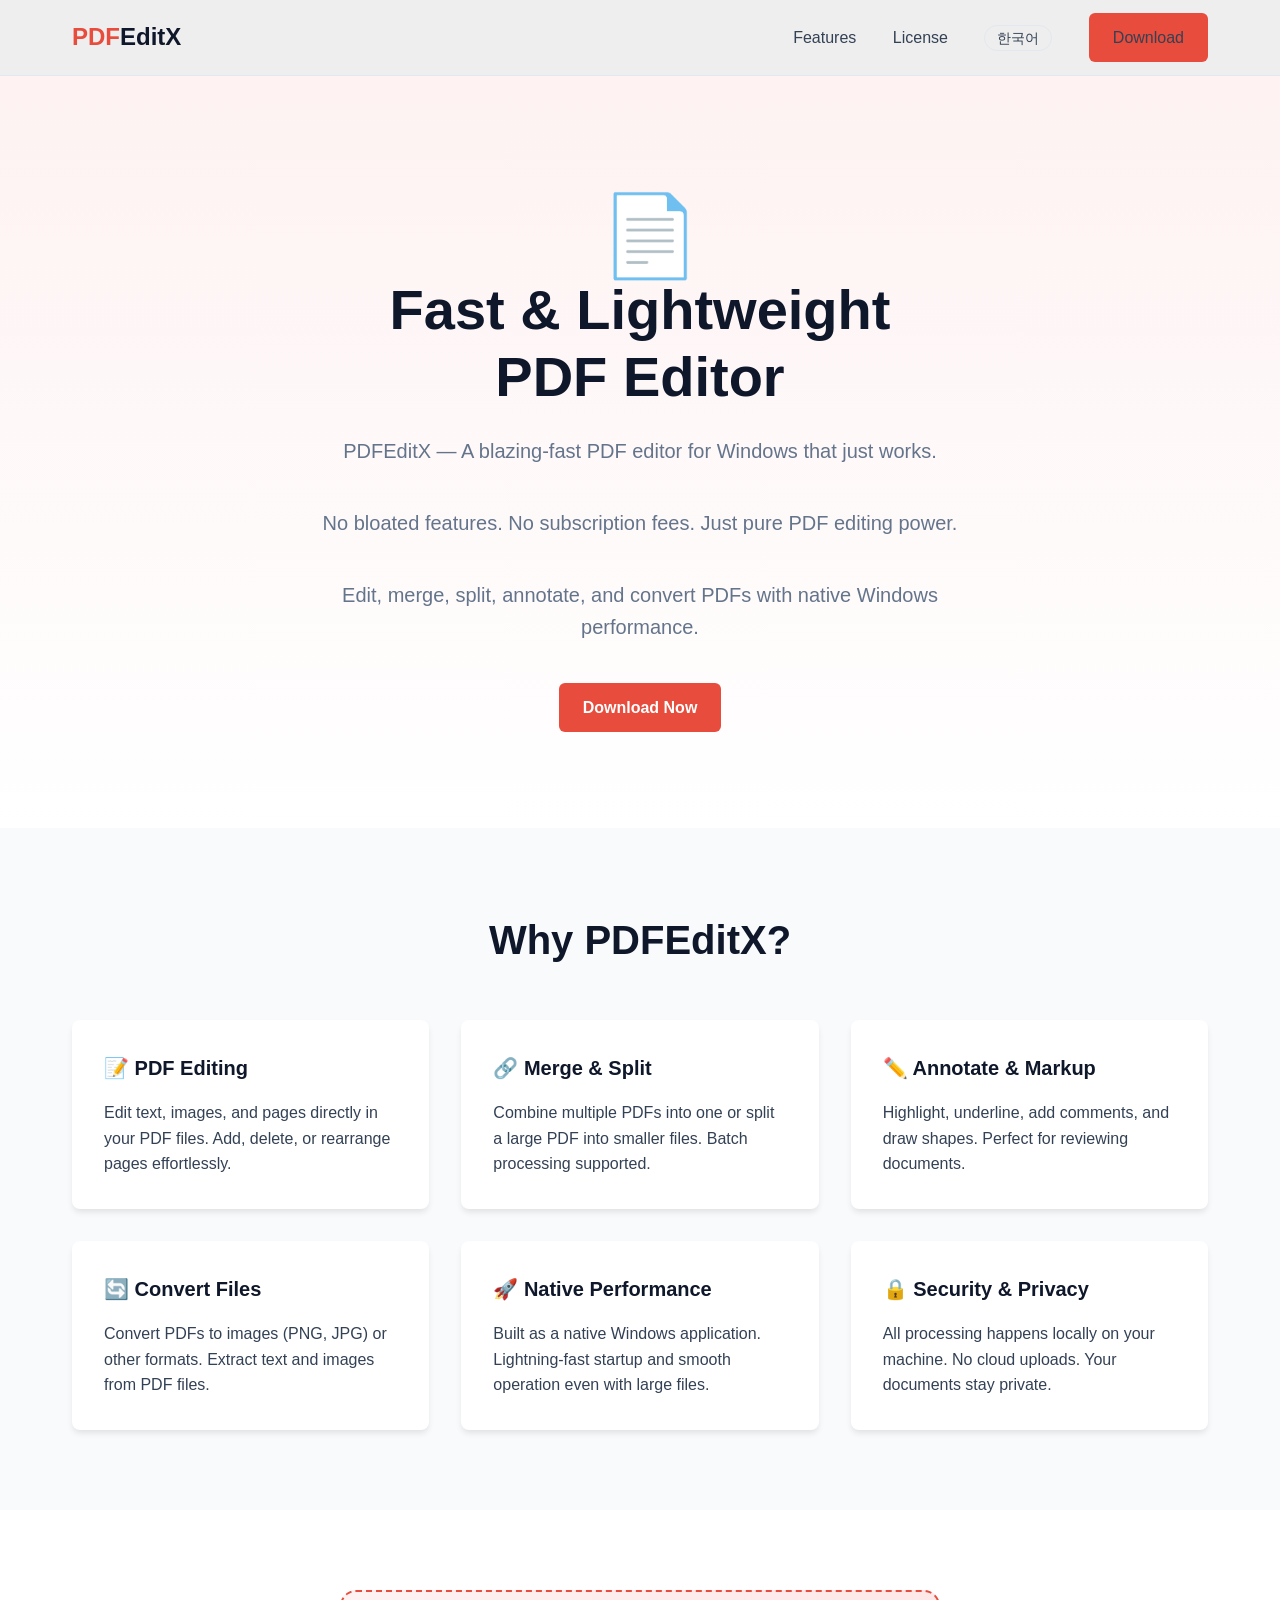
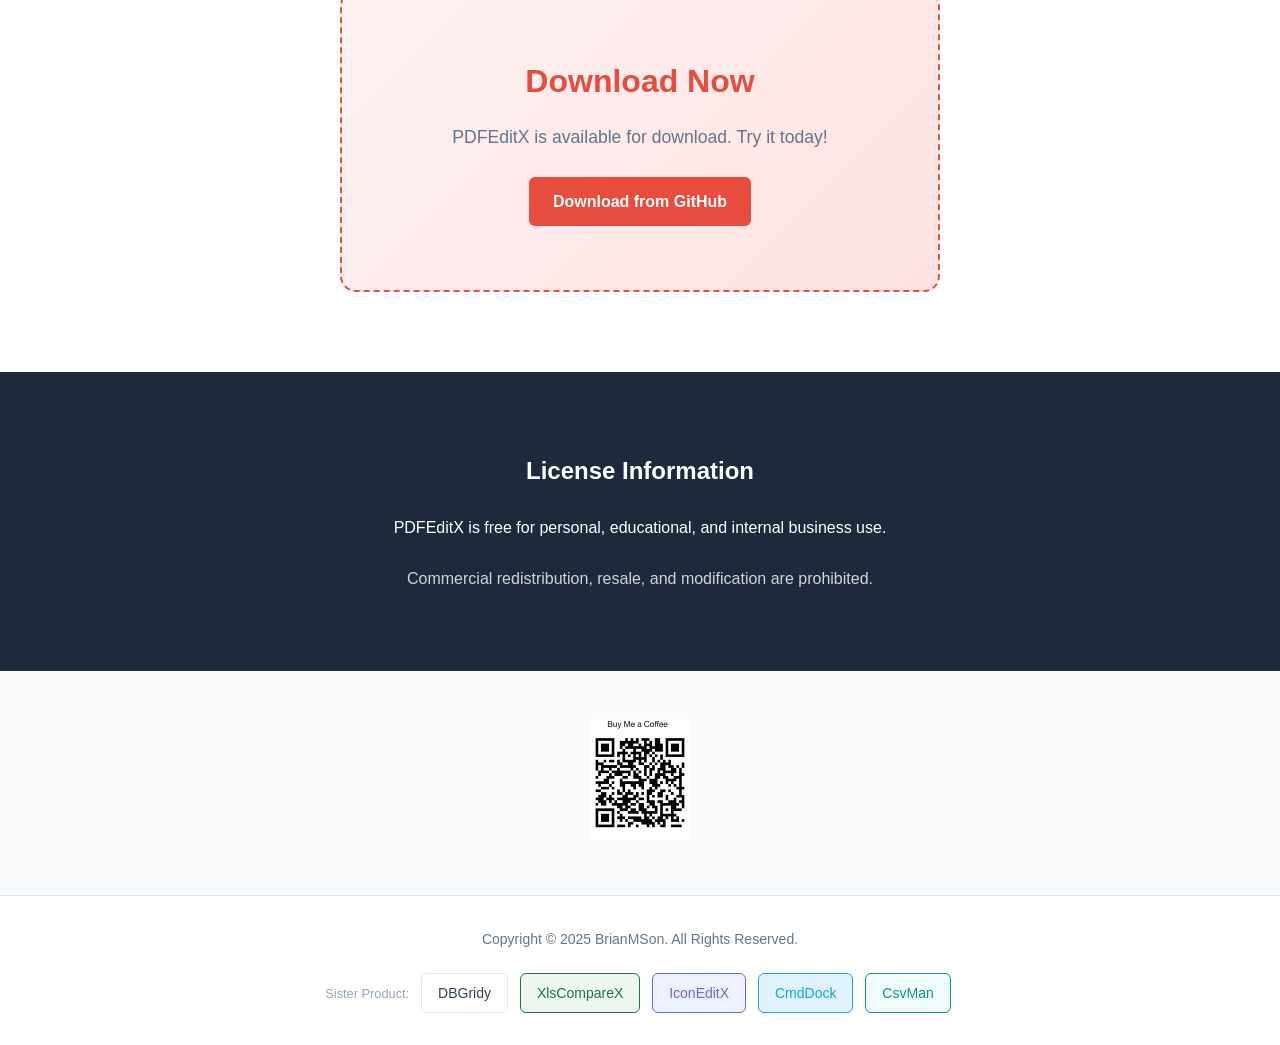
<file: pdfeditx/index.html>
<!DOCTYPE html>
<html lang="en">
<head>
    <!-- Google tag (gtag.js) -->
    <script async src="https://www.googletagmanager.com/gtag/js?id=G-R4N5EPFZ1L"></script>
    <script>
      window.dataLayer = window.dataLayer || [];
      function gtag(){dataLayer.push(arguments);}
      gtag('js', new Date());

      gtag('config', 'G-R4N5EPFZ1L');
    </script>

    <!-- Google Tag Manager -->
    <script>(function(w,d,s,l,i){w[l]=w[l]||[];w[l].push({'gtm.start':
    new Date().getTime(),event:'gtm.js'});var f=d.getElementsByTagName(s)[0],
    j=d.createElement(s),dl=l!='dataLayer'?'&l='+l:'';j.async=true;j.src=
    'https://www.googletagmanager.com/gtm.js?id='+i+dl;f.parentNode.insertBefore(j,f);
    })(window,document,'script','dataLayer','GTM-PKTG3C6K');</script>
    <!-- End Google Tag Manager -->

    <meta charset="UTF-8">
    <meta name="viewport" content="width=device-width, initial-scale=1.0">
    <title>PDFEditX - Fast & Lightweight PDF Editor for Windows</title>

    <link rel="icon" href="https://dbgridy.com/favicon-48.png">
    <link rel="shortcut icon" href="../favicon3.ico">

    <meta name="description" content="PDFEditX is a fast, lightweight PDF editor for Windows. Edit, merge, split, and annotate PDF files with ease. Free for personal use.">
    <meta name="keywords" content="PDF Editor, PDF Editor Windows, Free PDF Editor, PDF Merge, PDF Split, PDF Annotate, Lightweight PDF Editor, PDFEditX">
    <meta name="author" content="BrianMSon">
    <meta name="robots" content="index, follow">
    <meta name="theme-color" content="#e74c3c">
    <link rel="canonical" href="https://dbgridy.com/pdfeditx/">

    <!-- Open Graph / Facebook -->
    <meta property="og:type" content="website">
    <meta property="og:url" content="https://dbgridy.com/pdfeditx/">
    <meta property="og:site_name" content="PDFEditX">
    <meta property="og:locale" content="en_US">
    <meta property="og:locale:alternate" content="ko_KR">
    <meta property="og:title" content="PDFEditX - Fast & Lightweight PDF Editor for Windows">
    <meta property="og:description" content="PDFEditX is a fast, lightweight PDF editor for Windows. Edit, merge, split, and annotate PDF files with ease.">
    <meta property="og:image" content="https://dbgridy.com/dbgridy192.png">

    <!-- Twitter -->
    <meta name="twitter:card" content="summary_large_image">
    <meta name="twitter:url" content="https://dbgridy.com/pdfeditx/">
    <meta name="twitter:title" content="PDFEditX - Fast & Lightweight PDF Editor for Windows">
    <meta name="twitter:description" content="PDFEditX is a fast, lightweight PDF editor for Windows. Edit, merge, split, and annotate PDF files with ease.">
    <meta name="twitter:image" content="https://dbgridy.com/dbgridy192.png">

    <!-- Structured Data -->
    <script type="application/ld+json">
    {
      "@context": "https://schema.org",
      "@type": "SoftwareApplication",
      "name": "PDFEditX",
      "operatingSystem": "Windows",
      "applicationCategory": "UtilitiesApplication",
      "offers": {
        "@type": "Offer",
        "price": "0",
        "priceCurrency": "USD"
      },
      "description": "A fast, lightweight PDF editor for Windows. Edit, merge, split, and annotate PDF files with ease."
    }
    </script>

    <style>
        :root {
            --primary-color: #e74c3c;
            --secondary-color: #1e293b;
            --text-color: #334155;
            --light-bg: #f8fafc;
            --white: #ffffff;
            --gray: #eeeeee;
            --dark-text: #0f172a;
            --border-color: #e2e8f0;
        }

        * {
            margin: 0;
            padding: 0;
            box-sizing: border-box;
        }

        body {
            font-family: -apple-system, BlinkMacSystemFont, "Segoe UI", Roboto, Helvetica, Arial, sans-serif;
            line-height: 1.6;
            color: var(--text-color);
            background-color: var(--white);
        }

        body.lang-ko {
            font-family: "Pretendard", -apple-system, BlinkMacSystemFont, "Segoe UI", Roboto, Helvetica, Arial, sans-serif;
        }

        body.lang-ko .btn-primary {
            font-weight: 700;
            font-size: 1.05rem;
        }

        body.lang-ko .hero h1,
        body.lang-ko .hero p {
            word-break: keep-all;
        }

        header {
            background-color: var(--gray);
            border-bottom: 1px solid var(--border-color);
            position: sticky;
            top: 0;
            z-index: 100;
        }

        .container {
            max-width: 1200px;
            margin: 0 auto;
            padding: 0 2rem;
        }

        nav {
            display: flex;
            justify-content: space-between;
            align-items: center;
            padding-top: 0.8rem;
            padding-bottom: 0.8rem;
        }

        .logo {
            font-size: 1.5rem;
            font-weight: 800;
            color: var(--dark-text);
            text-decoration: none;
            cursor: pointer;
        }

        .logo span.pdf {
            color: var(--primary-color);
        }

        .nav-links a {
            margin-left: 2rem;
            text-decoration: none;
            color: var(--text-color);
            font-weight: 500;
            transition: color 0.2s;
        }

        .nav-links a:hover {
            color: var(--primary-color);
        }

        .lang-switch {
            margin-left: 2rem;
            font-size: 0.9rem;
            border: 1px solid var(--border-color);
            padding: 0.25rem 0.75rem;
            border-radius: 20px;
            cursor: pointer;
        }

        .btn-primary {
            background-color: var(--primary-color);
            color: var(--white);
            padding: 0.75rem 1.5rem;
            border-radius: 6px;
            text-decoration: none;
            font-weight: 600;
            transition: background-color 0.2s;
            display: inline-block;
        }

        .btn-primary:hover {
            background-color: #c0392b;
        }

        /* Hero Section */
        .hero {
            padding: 6rem 0;
            text-align: center;
            background: linear-gradient(to bottom, #fef2f2, #ffffff);
        }

        .hero h1 {
            font-size: 3.5rem;
            font-weight: 800;
            color: var(--dark-text);
            margin-bottom: 1.5rem;
            line-height: 1.2;
        }

        .hero p {
            font-size: 1.25rem;
            color: #64748b;
            max-width: 700px;
            margin: 0 auto 2.5rem;
        }

        .hero-icon {
            width: 80px;
            height: 80px;
            margin-bottom: 1.5rem;
            display: block;
            margin-left: auto;
            margin-right: auto;
            font-size: 5rem;
        }

        /* Features Section */
        .features {
            padding: 5rem 0;
            background-color: var(--light-bg);
        }

        .section-title {
            text-align: center;
            font-size: 2.5rem;
            color: var(--dark-text);
            margin-bottom: 3rem;
        }

        .grid {
            display: grid;
            grid-template-columns: repeat(auto-fit, minmax(300px, 1fr));
            gap: 2rem;
        }

        .card {
            background: var(--white);
            padding: 2rem;
            border-radius: 8px;
            box-shadow: 0 4px 6px -1px rgba(0, 0, 0, 0.1);
            transition: transform 0.2s;
        }

        .card:hover {
            transform: translateY(-5px);
        }

        .card h3 {
            font-size: 1.25rem;
            margin-bottom: 1rem;
            color: var(--dark-text);
        }

        .feature-list {
            list-style: none;
            display: flex;
            flex-wrap: wrap;
            gap: 0.5rem;
            margin-top: 0.5rem;
        }

        .feature-tag {
            background: #fef2f2;
            color: var(--primary-color);
            padding: 0.25rem 0.75rem;
            border-radius: 15px;
            font-size: 0.875rem;
            font-weight: 500;
        }

        /* Coming Soon Section */
        .coming-soon {
            padding: 5rem 0;
            text-align: center;
        }

        .coming-soon-box {
            background: linear-gradient(135deg, #fef2f2 0%, #fee2e2 100%);
            border: 2px dashed var(--primary-color);
            border-radius: 16px;
            padding: 4rem 2rem;
            max-width: 600px;
            margin: 0 auto;
        }

        .coming-soon-box h2 {
            font-size: 2rem;
            color: var(--primary-color);
            margin-bottom: 1rem;
        }

        .coming-soon-box p {
            color: #64748b;
            font-size: 1.1rem;
        }

        /* License Section */
        .license-info {
            padding: 5rem 0;
            background-color: var(--secondary-color);
            color: var(--white);
            text-align: center;
        }

        .license-info h2 {
            color: var(--white);
            margin-bottom: 1.5rem;
        }

        .license-content {
            max-width: 800px;
            margin: 0 auto;
        }

        .license-content a {
            color: var(--white);
            text-decoration: underline;
        }

        .license-sub {
            opacity: 0.8;
        }

        /* Footer */
        footer {
            padding: 2rem 0;
            border-top: 1px solid var(--border-color);
            text-align: center;
            color: #64748b;
            font-size: 0.875rem;
        }

        @media (max-width: 768px) {
            .hero h1 {
                font-size: 2.5rem;
            }

            .nav-links a:not(.lang-switch):not(.btn-primary) {
                display: none;
            }

            .nav-links {
                gap: 10px;
            }

            .nav-links a {
                margin-left: 0 !important;
            }

            .lang-switch {
                margin: 0;
                padding: 0.4rem 0.6rem;
            }

            .btn-primary {
                padding: 0.5rem 1rem;
                font-size: 0.9rem;
            }
        }

        .button-link {
            background-color: var(--white);
            border: 1px solid var(--border-color);
            color: var(--text-color);
            cursor: pointer;
            text-decoration: none;
            padding: 0.5rem 1rem;
            border-radius: 6px;
            font-size: 0.875rem;
            font-family: inherit;
            transition: all 0.2s ease;
            margin: 0 0.25rem;
            display: inline-block;
        }

        .button-link:hover {
            border-color: var(--primary-color);
            color: var(--primary-color);
            background-color: #fef2f2;
        }

        .buy-coffee-section {
            padding: 3rem 0;
            text-align: center;
            background-color: var(--light-bg);
        }

        .buy-coffee-link img {
            height: 120px;
            transition: transform 0.2s;
        }

        .buy-coffee-link img:hover {
            transform: scale(1.05);
        }
    </style>
</head>
<body>
    <!-- Google Tag Manager (noscript) -->
    <noscript><iframe src="https://www.googletagmanager.com/ns.html?id=GTM-PKTG3C6K"
    height="0" width="0" style="display:none;visibility:hidden"></iframe></noscript>
    <!-- End Google Tag Manager (noscript) -->

    <header>
        <div class="container">
            <nav>
                <a class="logo" href="#"><span class="pdf">PDF</span>EditX</a>
                <div class="nav-links">
                    <a href="#features" data-i18n="nav.features">Features</a>
                    <a href="#license" data-i18n="nav.license">License</a>
                    <a href="#" onclick="toggleLanguage(); return false;" class="lang-switch" data-i18n="nav.langSwitch">한국어</a>
                    <a href="https://github.com/BrianMSon/PDFEditX/releases" class="btn-primary" data-i18n="nav.download">Download</a>
                </div>
            </nav>
        </div>
    </header>

    <section class="hero">
        <div class="container">
            <div class="hero-icon">📄</div>
            <h1 data-i18n="hero.title">Fast & Lightweight<br>PDF Editor</h1>
            <p data-i18n="hero.desc1">PDFEditX — A blazing-fast PDF editor for Windows that just works.</p>
            <p data-i18n="hero.desc2">No bloated features. No subscription fees. Just pure PDF editing power.</p>
            <p data-i18n="hero.desc3">Edit, merge, split, annotate, and convert PDFs with native Windows performance.</p>
            <a href="https://github.com/BrianMSon/PDFEditX/releases" class="btn-primary" data-i18n="hero.downloadBtn">Download Now</a>
        </div>
    </section>

    <section id="features" class="features">
        <div class="container">
            <h2 class="section-title" data-i18n="features.title">Why PDFEditX?</h2>
            <div class="grid">
                <div class="card">
                    <h3 data-i18n="features.edit.title">📝 PDF Editing</h3>
                    <p data-i18n="features.edit.desc">Edit text, images, and pages directly in your PDF files. Add, delete, or rearrange pages effortlessly.</p>
                </div>

                <div class="card">
                    <h3 data-i18n="features.merge.title">🔗 Merge & Split</h3>
                    <p data-i18n="features.merge.desc">Combine multiple PDFs into one or split a large PDF into smaller files. Batch processing supported.</p>
                </div>

                <div class="card">
                    <h3 data-i18n="features.annotate.title">✏️ Annotate & Markup</h3>
                    <p data-i18n="features.annotate.desc">Highlight, underline, add comments, and draw shapes. Perfect for reviewing documents.</p>
                </div>

                <div class="card">
                    <h3 data-i18n="features.convert.title">🔄 Convert Files</h3>
                    <p data-i18n="features.convert.desc">Convert PDFs to images (PNG, JPG) or other formats. Extract text and images from PDF files.</p>
                </div>

                <div class="card">
                    <h3 data-i18n="features.performance.title">🚀 Native Performance</h3>
                    <p data-i18n="features.performance.desc">Built as a native Windows application. Lightning-fast startup and smooth operation even with large files.</p>
                </div>

                <div class="card">
                    <h3 data-i18n="features.security.title">🔒 Security & Privacy</h3>
                    <p data-i18n="features.security.desc">All processing happens locally on your machine. No cloud uploads. Your documents stay private.</p>
                </div>
            </div>
        </div>
    </section>

    <section class="coming-soon">
        <div class="container">
            <div class="coming-soon-box">
                <h2 data-i18n="coming.title">Download Now</h2>
                <p data-i18n="coming.desc">PDFEditX is available for download. Try it today!</p>
                <br>
                <a href="https://github.com/BrianMSon/PDFEditX/releases" class="btn-primary" data-i18n="coming.downloadBtn">Download from GitHub</a>
            </div>
        </div>
    </section>

    <section id="license" class="license-info">
        <div class="container">
            <h2 data-i18n="license.title">License Information</h2>
            <div class="license-content">
                <p data-i18n="license.desc">PDFEditX is free for personal, educational, and internal business use.</p>
                <br>
                <p class="license-sub" data-i18n="license.sub">Commercial redistribution, resale, and modification are prohibited.</p>
            </div>
        </div>
    </section>

    <section class="buy-coffee-section">
        <div class="container">
            <a href="https://www.paypal.com/ncp/payment/YHJZY5GCV2ZAA" target="_blank" class="buy-coffee-link">
                <img src="../buymeacoffee-brianmson.jpg" alt="Buy Me A Coffee">
            </a>
        </div>
    </section>

    <footer>
        <div class="container">
            <p>
                Copyright © 2025 BrianMSon. All Rights Reserved.
                <br><br>
                <span style="color: #94a3b8; font-size: 0.8rem;" data-i18n="footer.sisterProduct">Sister Product:</span>
                <a href="https://dbgridy.com/" class="button-link" style="margin-left: 0.5rem;">DBGridy</a>
                <a href="https://dbgridy.com/xlscomparex/" class="button-link" style="border-color: #217346; color: #217346; background-color: #edf7f0;">XlsCompareX</a>
                <a href="https://dbgridy.com/iconeditx/" class="button-link" style="border-color: #6366f1; color: #6366f1; background-color: #eef2ff;">IconEditX</a>
                <a href="https://dbgridy.com/cmddock/" class="button-link" style="border-color: #0ea5e9; color: #0ea5e9; background-color: #e0f2fe;">CmdDock</a>
                <a href="https://dbgridy.com/csvman/" class="button-link" style="border-color: #0d9488; color: #0d9488; background-color: #f0fdfa;">CsvMan</a>
            </p>
        </div>
    </footer>

    <script>
        const i18n = {
            en: {
                title: "PDFEditX - Fast & Lightweight PDF Editor for Windows",
                nav: {
                    features: "Features",
                    license: "License",
                    langSwitch: "한국어",
                    download: "Download"
                },
                hero: {
                    title: "Fast & Lightweight<br>PDF Editor",
                    desc1: "PDFEditX — A blazing-fast PDF editor for Windows that just works.",
                    desc2: "No bloated features. No subscription fees. Just pure PDF editing power.",
                    desc3: "Edit, merge, split, annotate, and convert PDFs with native Windows performance.",
                    downloadBtn: "Download Now"
                },
                features: {
                    title: "Why PDFEditX?",
                    edit: {
                        title: "📝 PDF Editing",
                        desc: "Edit text, images, and pages directly in your PDF files. Add, delete, or rearrange pages effortlessly."
                    },
                    merge: {
                        title: "🔗 Merge & Split",
                        desc: "Combine multiple PDFs into one or split a large PDF into smaller files. Batch processing supported."
                    },
                    annotate: {
                        title: "✏️ Annotate & Markup",
                        desc: "Highlight, underline, add comments, and draw shapes. Perfect for reviewing documents."
                    },
                    convert: {
                        title: "🔄 Convert Files",
                        desc: "Convert PDFs to images (PNG, JPG) or other formats. Extract text and images from PDF files."
                    },
                    performance: {
                        title: "🚀 Native Performance",
                        desc: "Built as a native Windows application. Lightning-fast startup and smooth operation even with large files."
                    },
                    security: {
                        title: "🔒 Security & Privacy",
                        desc: "All processing happens locally on your machine. No cloud uploads. Your documents stay private."
                    }
                },
                coming: {
                    title: "Download Now",
                    desc: "PDFEditX is available for download. Try it today!",
                    downloadBtn: "Download from GitHub"
                },
                license: {
                    title: "License Information",
                    desc: "PDFEditX is free for personal, educational, and internal business use.",
                    sub: "Commercial redistribution, resale, and modification are prohibited."
                },
                footer: {
                    sisterProduct: "Sister Product:"
                }
            },
            ko: {
                title: "PDFEditX - 빠르고 가벼운 Windows용 PDF 편집기",
                nav: {
                    features: "주요기능",
                    license: "라이선스",
                    langSwitch: "English",
                    download: "다운로드"
                },
                hero: {
                    title: "빠르고 가벼운<br>PDF 편집기",
                    desc1: "PDFEditX — 복잡한 설정 없이 바로 사용할 수 있는 초고속 Windows용 PDF 편집기입니다.",
                    desc2: "불필요한 기능 없음. 구독료 없음. 순수한 PDF 편집 기능만.",
                    desc3: "네이티브 Windows 성능으로 PDF 편집, 병합, 분할, 주석 및 변환을 수행하세요.",
                    downloadBtn: "지금 다운로드"
                },
                features: {
                    title: "왜 PDFEditX인가요?",
                    edit: {
                        title: "📝 PDF 편집",
                        desc: "PDF 파일의 텍스트, 이미지, 페이지를 직접 편집하세요. 페이지 추가, 삭제, 재정렬을 손쉽게 할 수 있습니다."
                    },
                    merge: {
                        title: "🔗 병합 & 분할",
                        desc: "여러 PDF를 하나로 합치거나 큰 PDF를 작은 파일로 분할하세요. 일괄 처리를 지원합니다."
                    },
                    annotate: {
                        title: "✏️ 주석 & 마크업",
                        desc: "형광펜, 밑줄, 코멘트 추가, 도형 그리기 등 다양한 주석 기능. 문서 검토에 완벽합니다."
                    },
                    convert: {
                        title: "🔄 파일 변환",
                        desc: "PDF를 이미지(PNG, JPG) 또는 다른 형식으로 변환하세요. PDF에서 텍스트와 이미지를 추출할 수 있습니다."
                    },
                    performance: {
                        title: "🚀 네이티브 성능",
                        desc: "Windows 네이티브 애플리케이션으로 제작되어 빠른 시작과 대용량 파일에서도 부드러운 작동을 보장합니다."
                    },
                    security: {
                        title: "🔒 보안 & 프라이버시",
                        desc: "모든 처리가 로컬 컴퓨터에서 이루어집니다. 클라우드 업로드 없음. 문서의 프라이버시가 보장됩니다."
                    }
                },
                coming: {
                    title: "지금 다운로드",
                    desc: "PDFEditX를 다운로드할 수 있습니다. 지금 사용해 보세요!",
                    downloadBtn: "GitHub에서 다운로드"
                },
                license: {
                    title: "라이선스 정보",
                    desc: "PDFEditX는 개인, 교육 목적, 그리고 사내 비즈니스 용도로 무료입니다.",
                    sub: "상업적 재배포, 재판매 및 수정은 금지됩니다."
                },
                footer: {
                    sisterProduct: "자매품:"
                }
            }
        };

        let currentLang = 'en';

        function getNestedValue(obj, path) {
            return path.split('.').reduce((acc, part) => acc && acc[part], obj);
        }

        function applyTranslations(lang) {
            const translations = i18n[lang];

            // Update document title
            document.title = translations.title;
            document.documentElement.lang = lang;

            // Update body class for language-specific styles
            document.body.classList.remove('lang-en', 'lang-ko');
            document.body.classList.add('lang-' + lang);

            // Update all elements with data-i18n attribute
            document.querySelectorAll('[data-i18n]').forEach(el => {
                const key = el.getAttribute('data-i18n');
                const value = getNestedValue(translations, key);
                if (value) {
                    el.innerHTML = value;
                }
            });
        }

        function toggleLanguage(lang) {
            if (lang) {
                currentLang = lang;
            } else {
                currentLang = currentLang === 'en' ? 'ko' : 'en';
            }

            applyTranslations(currentLang);
            localStorage.setItem('pdfeditx-preferred-lang', currentLang);
        }

        document.addEventListener('DOMContentLoaded', () => {
            const savedLang = localStorage.getItem('pdfeditx-preferred-lang') || 'en';
            currentLang = savedLang;
            applyTranslations(currentLang);
        });
    </script>
</body>
</html>
</file>
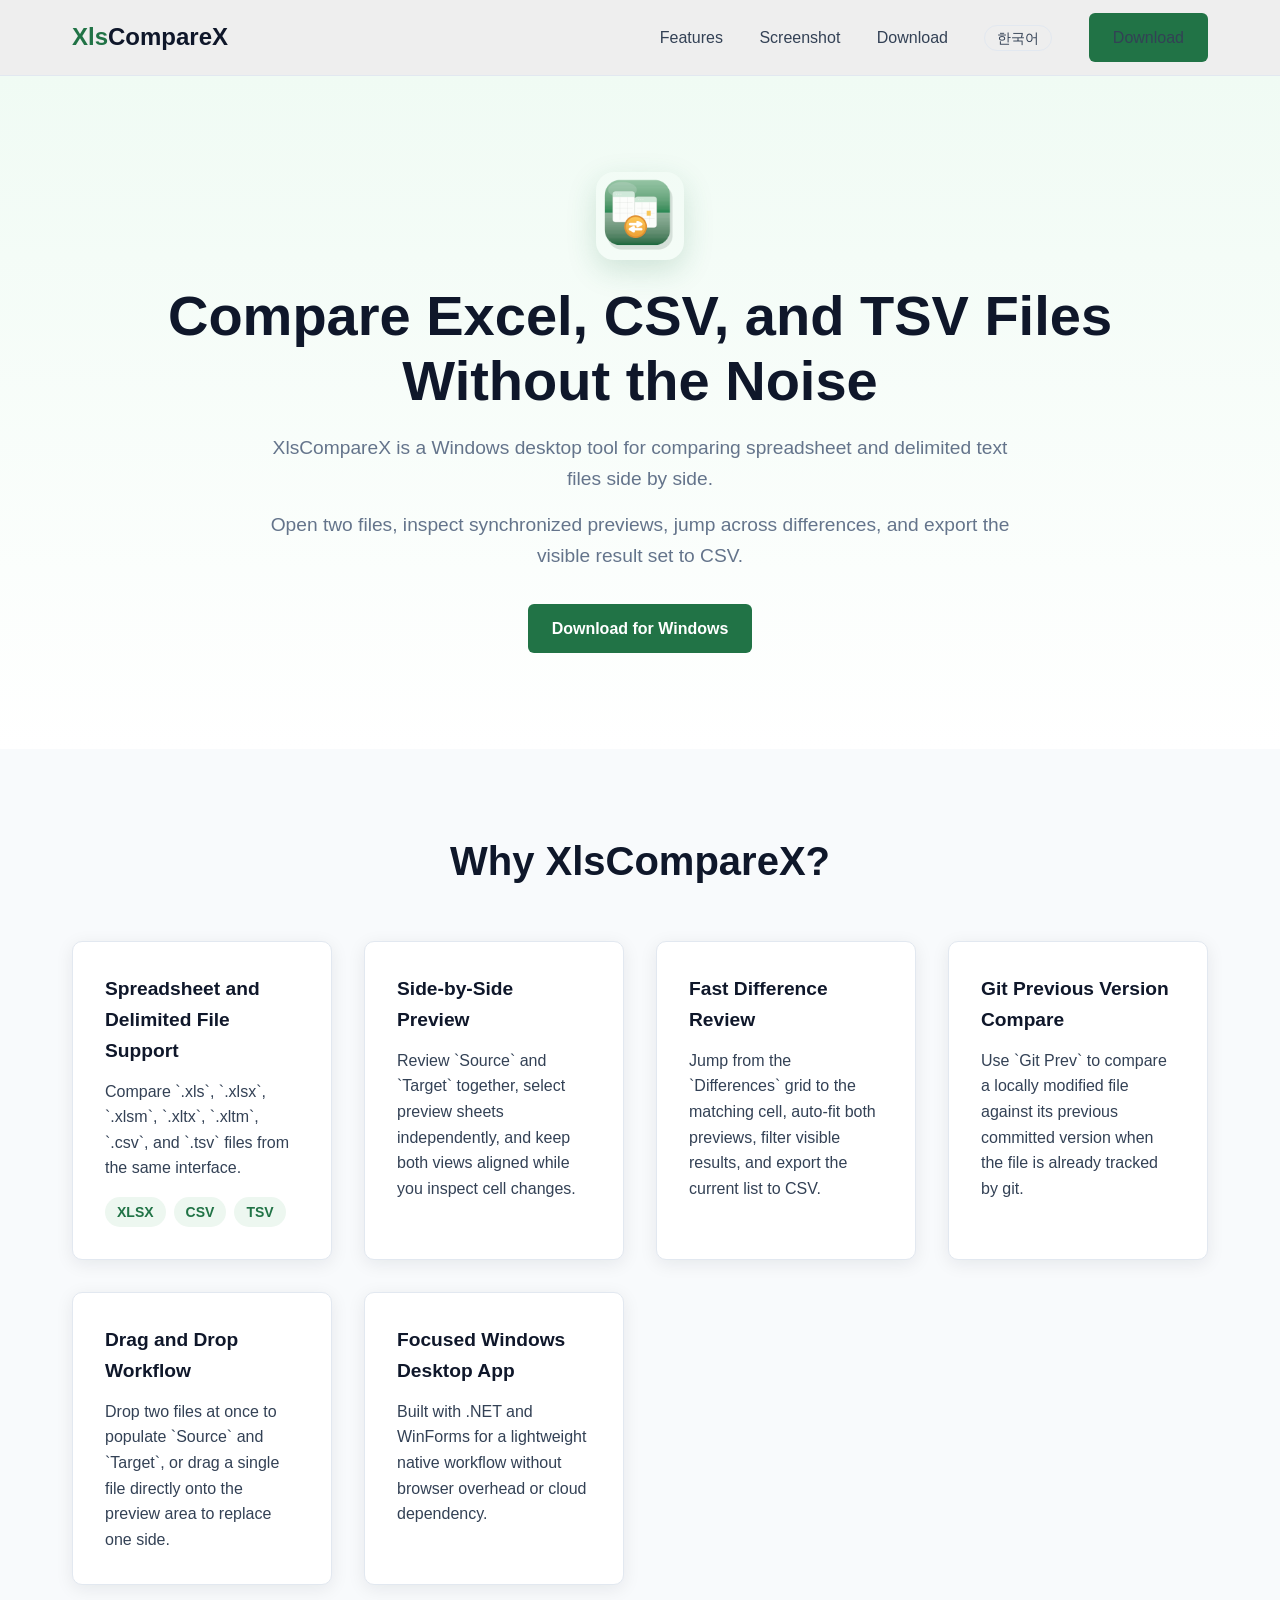
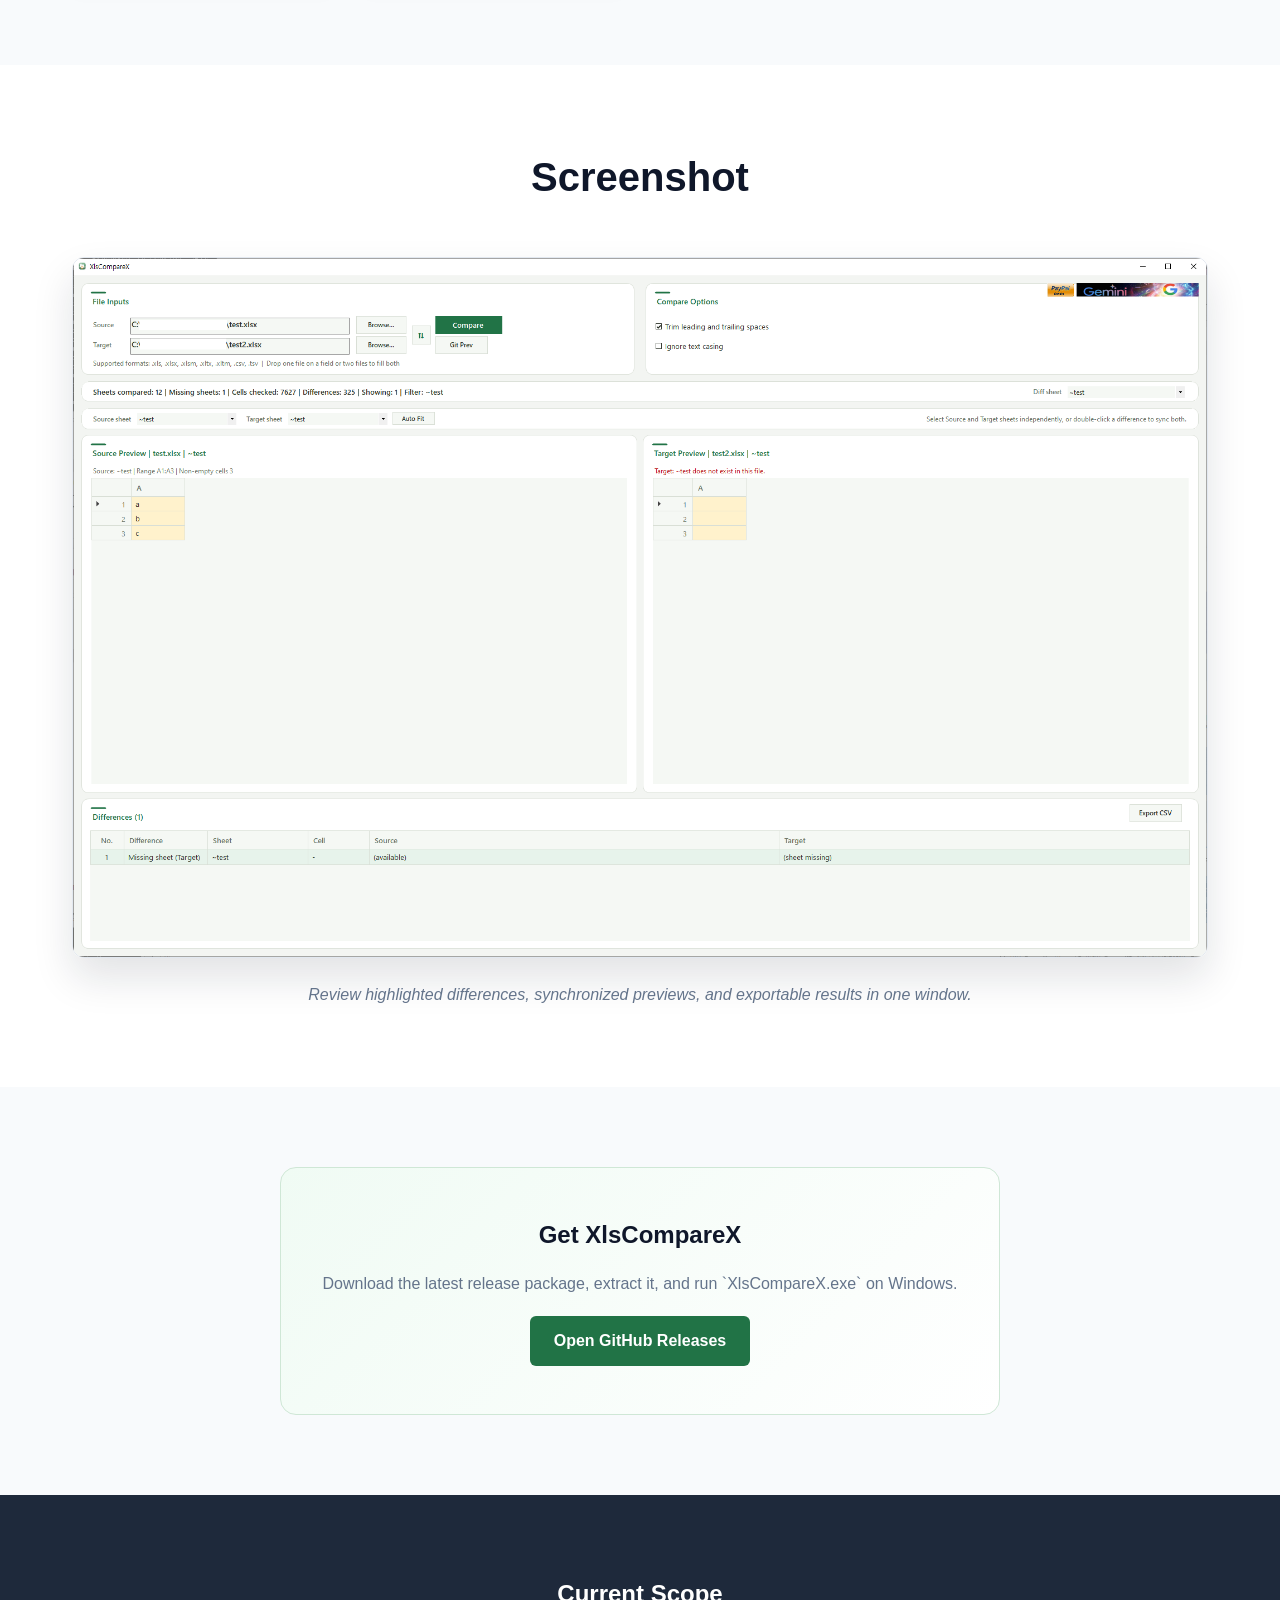
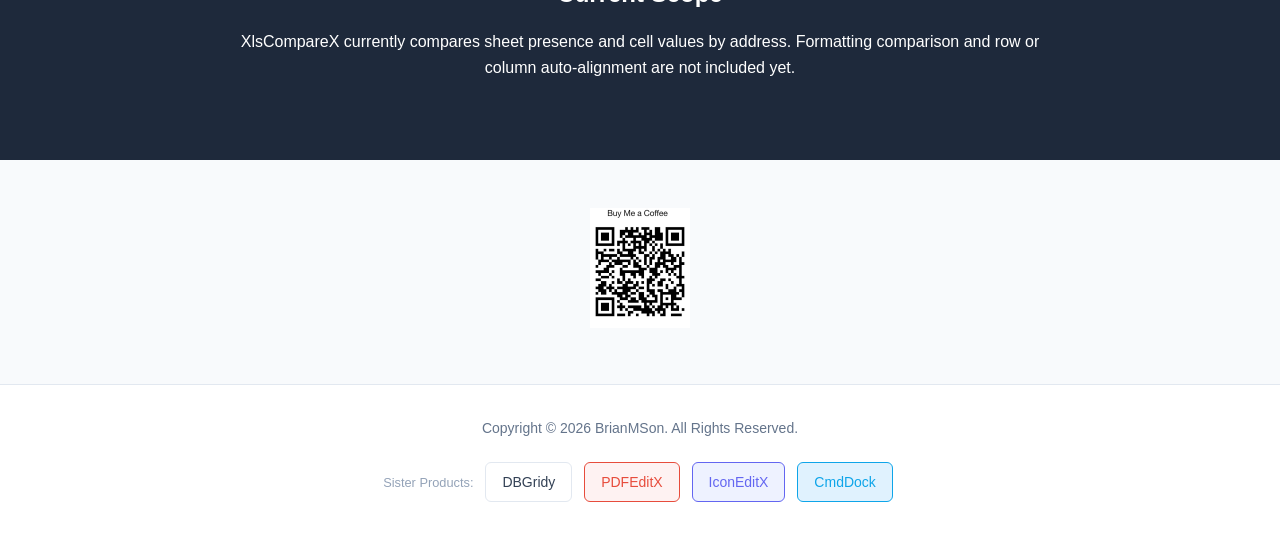
<file: xlscomparex/index.html>
<!DOCTYPE html>
<html lang="en">
<head>
    <!-- Google tag (gtag.js) -->
    <script async src="https://www.googletagmanager.com/gtag/js?id=G-R4N5EPFZ1L"></script>
    <script>
      window.dataLayer = window.dataLayer || [];
      function gtag(){dataLayer.push(arguments);}
      gtag('js', new Date());
      gtag('config', 'G-R4N5EPFZ1L');
    </script>

    <!-- Google Tag Manager -->
    <script>(function(w,d,s,l,i){w[l]=w[l]||[];w[l].push({'gtm.start':
    new Date().getTime(),event:'gtm.js'});var f=d.getElementsByTagName(s)[0],
    j=d.createElement(s),dl=l!='dataLayer'?'&l='+l:'';j.async=true;j.src=
    'https://www.googletagmanager.com/gtm.js?id='+i+dl;f.parentNode.insertBefore(j,f);
    })(window,document,'script','dataLayer','GTM-PKTG3C6K');</script>
    <!-- End Google Tag Manager -->

    <meta charset="UTF-8">
    <meta name="viewport" content="width=device-width, initial-scale=1.0">
    <title>XlsCompareX - Excel, CSV, and TSV Compare Tool for Windows</title>

    <link rel="icon" href="https://dbgridy.com/favicon-48.png">
    <link rel="shortcut icon" href="../favicon3.ico">

    <meta name="description" content="XlsCompareX is a Windows desktop tool for comparing Excel, CSV, and TSV files side by side with synchronized previews, difference filtering, and CSV export.">
    <meta name="keywords" content="Excel compare tool, XLSX compare, CSV compare, TSV compare, spreadsheet diff, Windows Excel diff, XlsCompareX">
    <meta name="author" content="BrianMSon">
    <meta name="robots" content="index, follow">
    <meta name="theme-color" content="#217346">
    <link rel="canonical" href="https://dbgridy.com/xlscomparex/">

    <meta property="og:type" content="website">
    <meta property="og:url" content="https://dbgridy.com/xlscomparex/">
    <meta property="og:site_name" content="XlsCompareX">
    <meta property="og:locale" content="en_US">
    <meta property="og:locale:alternate" content="ko_KR">
    <meta property="og:title" content="XlsCompareX - Excel, CSV, and TSV Compare Tool for Windows">
    <meta property="og:description" content="Compare Excel and delimited text files side by side with synchronized previews and exportable differences.">
    <meta property="og:image" content="https://dbgridy.com/xlscomparex/screenshot.png">

    <meta name="twitter:card" content="summary_large_image">
    <meta name="twitter:url" content="https://dbgridy.com/xlscomparex/">
    <meta name="twitter:title" content="XlsCompareX - Excel, CSV, and TSV Compare Tool for Windows">
    <meta name="twitter:description" content="Compare Excel and delimited text files side by side with synchronized previews and exportable differences.">
    <meta name="twitter:image" content="https://dbgridy.com/xlscomparex/screenshot.png">

    <script type="application/ld+json">
    {
      "@context": "https://schema.org",
      "@type": "SoftwareApplication",
      "name": "XlsCompareX",
      "operatingSystem": "Windows",
      "applicationCategory": "BusinessApplication",
      "offers": {
        "@type": "Offer",
        "price": "0",
        "priceCurrency": "USD"
      },
      "description": "A Windows desktop tool for comparing Excel, CSV, and TSV files side by side with synchronized previews and exportable differences."
    }
    </script>

    <style>
        :root {
            --primary-color: #217346;
            --secondary-color: #1e293b;
            --text-color: #334155;
            --light-bg: #f8fafc;
            --white: #ffffff;
            --gray: #eeeeee;
            --dark-text: #0f172a;
            --border-color: #e2e8f0;
            --green-soft: #edf7f0;
        }

        * {
            margin: 0;
            padding: 0;
            box-sizing: border-box;
        }

        body {
            font-family: -apple-system, BlinkMacSystemFont, "Segoe UI", Roboto, Helvetica, Arial, sans-serif;
            line-height: 1.6;
            color: var(--text-color);
            background-color: var(--white);
        }

        body.lang-ko {
            font-family: "Pretendard", -apple-system, BlinkMacSystemFont, "Segoe UI", Roboto, Helvetica, Arial, sans-serif;
        }

        body.lang-ko .btn-primary {
            font-weight: 700;
            font-size: 1.02rem;
        }

        body.lang-ko .hero h1,
        body.lang-ko .hero p,
        body.lang-ko .card p,
        body.lang-ko .download-box p,
        body.lang-ko .license-content p {
            word-break: keep-all;
        }

        header {
            background-color: var(--gray);
            border-bottom: 1px solid var(--border-color);
            position: sticky;
            top: 0;
            z-index: 100;
        }

        .container {
            max-width: 1200px;
            margin: 0 auto;
            padding: 0 2rem;
        }

        nav {
            display: flex;
            justify-content: space-between;
            align-items: center;
            padding-top: 0.8rem;
            padding-bottom: 0.8rem;
        }

        .logo {
            font-size: 1.5rem;
            font-weight: 800;
            color: var(--dark-text);
            text-decoration: none;
        }

        .logo span.xls {
            color: var(--primary-color);
        }

        .nav-links a {
            margin-left: 2rem;
            text-decoration: none;
            color: var(--text-color);
            font-weight: 500;
            transition: color 0.2s;
        }

        .nav-links a:hover {
            color: var(--primary-color);
        }

        .lang-switch {
            margin-left: 2rem;
            font-size: 0.9rem;
            border: 1px solid var(--border-color);
            padding: 0.25rem 0.75rem;
            border-radius: 20px;
            cursor: pointer;
        }

        .btn-primary {
            background-color: var(--primary-color);
            color: var(--white);
            padding: 0.75rem 1.5rem;
            border-radius: 6px;
            text-decoration: none;
            font-weight: 600;
            transition: background-color 0.2s;
            display: inline-block;
        }

        .btn-primary:hover {
            background-color: #185c37;
        }

        .hero {
            padding: 6rem 0;
            text-align: center;
            background: linear-gradient(to bottom, #f0fbf4, #ffffff);
        }

        .hero h1 {
            font-size: 3.5rem;
            font-weight: 800;
            color: var(--dark-text);
            margin-bottom: 1.25rem;
            line-height: 1.15;
        }

        .hero p {
            font-size: 1.2rem;
            color: #64748b;
            max-width: 760px;
            margin: 0 auto 1rem;
        }

        .hero-icon {
            width: 88px;
            height: 88px;
            margin-bottom: 1.5rem;
            display: block;
            margin-left: auto;
            margin-right: auto;
            border-radius: 18px;
            box-shadow: 0 10px 30px rgba(33, 115, 70, 0.18);
        }

        .hero-actions {
            margin-top: 2rem;
        }

        .features {
            padding: 5rem 0;
            background-color: var(--light-bg);
        }

        .section-title {
            text-align: center;
            font-size: 2.5rem;
            color: var(--dark-text);
            margin-bottom: 3rem;
        }

        .grid {
            display: grid;
            grid-template-columns: repeat(auto-fit, minmax(260px, 1fr));
            gap: 2rem;
        }

        .card {
            background: var(--white);
            padding: 2rem;
            border-radius: 10px;
            box-shadow: 0 4px 18px rgba(15, 23, 42, 0.08);
            border: 1px solid var(--border-color);
        }

        .card h3 {
            font-size: 1.2rem;
            margin-bottom: 0.75rem;
            color: var(--dark-text);
        }

        .tag-list {
            list-style: none;
            display: flex;
            flex-wrap: wrap;
            gap: 0.5rem;
            margin-top: 1rem;
        }

        .tag {
            background: var(--green-soft);
            color: var(--primary-color);
            padding: 0.25rem 0.75rem;
            border-radius: 999px;
            font-size: 0.875rem;
            font-weight: 600;
        }

        .screenshot-section {
            padding: 5rem 0;
        }

        .screenshot-frame {
            text-align: center;
        }

        .screenshot-frame img {
            max-width: 100%;
            height: auto;
            border-radius: 12px;
            border: 1px solid var(--border-color);
            box-shadow: 0 20px 40px rgba(15, 23, 42, 0.12);
        }

        .screenshot-label {
            margin-top: 1rem;
            color: #64748b;
            font-style: italic;
        }

        .download {
            padding: 5rem 0;
            text-align: center;
            background-color: var(--light-bg);
        }

        .download-box {
            max-width: 720px;
            margin: 0 auto;
            padding: 3rem 2rem;
            background: linear-gradient(135deg, #f0fbf4 0%, #ffffff 100%);
            border: 1px solid #cfe7d6;
            border-radius: 16px;
        }

        .download-box h2 {
            color: var(--dark-text);
            margin-bottom: 1rem;
        }

        .download-box p {
            color: #64748b;
            margin-bottom: 1.25rem;
        }

        .license-info {
            padding: 5rem 0;
            background-color: var(--secondary-color);
            color: var(--white);
            text-align: center;
        }

        .license-info h2 {
            color: var(--white);
            margin-bottom: 1rem;
        }

        .license-content {
            max-width: 820px;
            margin: 0 auto;
        }

        .buy-coffee-section {
            padding: 3rem 0;
            text-align: center;
            background-color: var(--light-bg);
        }

        .buy-coffee-link img {
            height: 120px;
            transition: transform 0.2s;
        }

        .buy-coffee-link img:hover {
            transform: scale(1.05);
        }

        footer {
            padding: 2rem 0;
            border-top: 1px solid var(--border-color);
            text-align: center;
            color: #64748b;
            font-size: 0.875rem;
        }

        .button-link {
            background-color: var(--white);
            border: 1px solid var(--border-color);
            color: var(--text-color);
            cursor: pointer;
            text-decoration: none;
            padding: 0.5rem 1rem;
            border-radius: 6px;
            font-size: 0.875rem;
            font-family: inherit;
            transition: all 0.2s ease;
            margin: 0 0.25rem;
            display: inline-block;
        }

        .button-link:hover {
            border-color: var(--primary-color);
            color: var(--primary-color);
            background-color: var(--green-soft);
        }

        @media (max-width: 768px) {
            .hero h1 {
                font-size: 2.5rem;
            }

            .nav-links a:not(.lang-switch):not(.btn-primary) {
                display: none;
            }

            .nav-links {
                gap: 10px;
            }

            .nav-links a {
                margin-left: 0 !important;
            }

            .lang-switch {
                margin: 0;
                padding: 0.4rem 0.6rem;
            }

            .btn-primary {
                padding: 0.5rem 1rem;
                font-size: 0.9rem;
            }
        }
    </style>
</head>
<body>
    <!-- Google Tag Manager (noscript) -->
    <noscript><iframe src="https://www.googletagmanager.com/ns.html?id=GTM-PKTG3C6K"
    height="0" width="0" style="display:none;visibility:hidden"></iframe></noscript>
    <!-- End Google Tag Manager (noscript) -->

    <header>
        <div class="container">
            <nav>
                <a class="logo" href="#"><span class="xls">Xls</span>CompareX</a>
                <div class="nav-links">
                    <a href="#features" data-i18n="nav.features">Features</a>
                    <a href="#screenshots" data-i18n="nav.screenshots">Screenshot</a>
                    <a href="#download" data-i18n="nav.downloadSection">Download</a>
                    <a href="#" onclick="toggleLanguage(); return false;" class="lang-switch" data-i18n="nav.langSwitch">한국어</a>
                    <a href="https://github.com/BrianMSon/XlsCompareX/releases" class="btn-primary" data-i18n="nav.download">Download</a>
                </div>
            </nav>
        </div>
    </header>

    <section class="hero">
        <div class="container">
            <img src="./AppIcon-Preview.png" alt="XlsCompareX Icon" class="hero-icon">
            <h1 data-i18n="hero.title">Compare Excel, CSV, and TSV Files<br>Without the Noise</h1>
            <p data-i18n="hero.desc1">XlsCompareX is a Windows desktop tool for comparing spreadsheet and delimited text files side by side.</p>
            <p data-i18n="hero.desc2">Open two files, inspect synchronized previews, jump across differences, and export the visible result set to CSV.</p>
            <div class="hero-actions">
                <a href="https://github.com/BrianMSon/XlsCompareX/releases" class="btn-primary" data-i18n="hero.downloadBtn">Download for Windows</a>
            </div>
        </div>
    </section>

    <section id="features" class="features">
        <div class="container">
            <h2 class="section-title" data-i18n="features.title">Why XlsCompareX?</h2>
            <div class="grid">
                <div class="card">
                    <h3 data-i18n="features.support.title">Spreadsheet and Delimited File Support</h3>
                    <p data-i18n="features.support.desc">Compare `.xls`, `.xlsx`, `.xlsm`, `.xltx`, `.xltm`, `.csv`, and `.tsv` files from the same interface.</p>
                    <div class="tag-list">
                        <span class="tag">XLSX</span>
                        <span class="tag">CSV</span>
                        <span class="tag">TSV</span>
                    </div>
                </div>

                <div class="card">
                    <h3 data-i18n="features.preview.title">Side-by-Side Preview</h3>
                    <p data-i18n="features.preview.desc">Review `Source` and `Target` together, select preview sheets independently, and keep both views aligned while you inspect cell changes.</p>
                </div>

                <div class="card">
                    <h3 data-i18n="features.diff.title">Fast Difference Review</h3>
                    <p data-i18n="features.diff.desc">Jump from the `Differences` grid to the matching cell, auto-fit both previews, filter visible results, and export the current list to CSV.</p>
                </div>

                <div class="card">
                    <h3 data-i18n="features.git.title">Git Previous Version Compare</h3>
                    <p data-i18n="features.git.desc">Use `Git Prev` to compare a locally modified file against its previous committed version when the file is already tracked by git.</p>
                </div>

                <div class="card">
                    <h3 data-i18n="features.drag.title">Drag and Drop Workflow</h3>
                    <p data-i18n="features.drag.desc">Drop two files at once to populate `Source` and `Target`, or drag a single file directly onto the preview area to replace one side.</p>
                </div>

                <div class="card">
                    <h3 data-i18n="features.desktop.title">Focused Windows Desktop App</h3>
                    <p data-i18n="features.desktop.desc">Built with .NET and WinForms for a lightweight native workflow without browser overhead or cloud dependency.</p>
                </div>
            </div>
        </div>
    </section>

    <section id="screenshots" class="screenshot-section">
        <div class="container">
            <h2 class="section-title" data-i18n="screenshots.title">Screenshot</h2>
            <div class="screenshot-frame">
                <img src="./screenshot.png" alt="XlsCompareX main window">
                <p class="screenshot-label" data-i18n="screenshots.label">Review highlighted differences, synchronized previews, and exportable results in one window.</p>
            </div>
        </div>
    </section>

    <section id="download" class="download">
        <div class="container">
            <div class="download-box">
                <h2 data-i18n="download.title">Get XlsCompareX</h2>
                <p data-i18n="download.desc">Download the latest release package, extract it, and run `XlsCompareX.exe` on Windows.</p>
                <a href="https://github.com/BrianMSon/XlsCompareX/releases" class="btn-primary" data-i18n="download.button">Open GitHub Releases</a>
            </div>
        </div>
    </section>

    <section class="license-info">
        <div class="container">
            <h2 data-i18n="scope.title">Current Scope</h2>
            <div class="license-content">
                <p data-i18n="scope.desc">XlsCompareX currently compares sheet presence and cell values by address. Formatting comparison and row or column auto-alignment are not included yet.</p>
            </div>
        </div>
    </section>

    <section class="buy-coffee-section">
        <div class="container">
            <a href="https://www.paypal.com/ncp/payment/YHJZY5GCV2ZAA" target="_blank" class="buy-coffee-link">
                <img src="../buymeacoffee-brianmson.jpg" alt="Buy Me A Coffee">
            </a>
        </div>
    </section>

    <footer>
        <div class="container">
            <p>
                Copyright &copy; 2026 BrianMSon. All Rights Reserved.
                <br><br>
                <span style="color: #94a3b8; font-size: 0.8rem;" data-i18n="footer.sisterProducts">Sister Products:</span>
                <a href="https://dbgridy.com/" class="button-link" style="margin-left: 0.5rem;">DBGridy</a>
                <a href="https://dbgridy.com/pdfeditx/" class="button-link" style="border-color: #e74c3c; color: #e74c3c; background-color: #fef2f2;">PDFEditX</a>
                <a href="https://dbgridy.com/iconeditx/" class="button-link" style="border-color: #6366f1; color: #6366f1; background-color: #eef2ff;">IconEditX</a>
                <a href="https://dbgridy.com/cmddock/" class="button-link" style="border-color: #0ea5e9; color: #0ea5e9; background-color: #e0f2fe;">CmdDock</a>
            </p>
        </div>
    </footer>

    <script>
        const i18n = {
            en: {
                title: "XlsCompareX - Excel, CSV, and TSV Compare Tool for Windows",
                nav: {
                    features: "Features",
                    screenshots: "Screenshot",
                    downloadSection: "Download",
                    langSwitch: "한국어",
                    download: "Download"
                },
                hero: {
                    title: "Compare Excel, CSV, and TSV Files<br>Without the Noise",
                    desc1: "XlsCompareX is a Windows desktop tool for comparing spreadsheet and delimited text files side by side.",
                    desc2: "Open two files, inspect synchronized previews, jump across differences, and export the visible result set to CSV.",
                    downloadBtn: "Download for Windows"
                },
                features: {
                    title: "Why XlsCompareX?",
                    support: {
                        title: "Spreadsheet and Delimited File Support",
                        desc: "Compare `.xls`, `.xlsx`, `.xlsm`, `.xltx`, `.xltm`, `.csv`, and `.tsv` files from the same interface."
                    },
                    preview: {
                        title: "Side-by-Side Preview",
                        desc: "Review `Source` and `Target` together, select preview sheets independently, and keep both views aligned while you inspect cell changes."
                    },
                    diff: {
                        title: "Fast Difference Review",
                        desc: "Jump from the `Differences` grid to the matching cell, auto-fit both previews, filter visible results, and export the current list to CSV."
                    },
                    git: {
                        title: "Git Previous Version Compare",
                        desc: "Use `Git Prev` to compare a locally modified file against its previous committed version when the file is already tracked by git."
                    },
                    drag: {
                        title: "Drag and Drop Workflow",
                        desc: "Drop two files at once to populate `Source` and `Target`, or drag a single file directly onto the preview area to replace one side."
                    },
                    desktop: {
                        title: "Focused Windows Desktop App",
                        desc: "Built with .NET and WinForms for a lightweight native workflow without browser overhead or cloud dependency."
                    }
                },
                screenshots: {
                    title: "Screenshot",
                    label: "Review highlighted differences, synchronized previews, and exportable results in one window."
                },
                download: {
                    title: "Get XlsCompareX",
                    desc: "Download the latest release package, extract it, and run `XlsCompareX.exe` on Windows.",
                    button: "Open GitHub Releases"
                },
                scope: {
                    title: "Current Scope",
                    desc: "XlsCompareX currently compares sheet presence and cell values by address. Formatting comparison and row or column auto-alignment are not included yet."
                },
                footer: {
                    sisterProducts: "Sister Products:"
                }
            },
            ko: {
                title: "XlsCompareX - Windows용 Excel, CSV, TSV 비교 도구",
                nav: {
                    features: "주요기능",
                    screenshots: "스크린샷",
                    downloadSection: "다운로드",
                    langSwitch: "English",
                    download: "다운로드"
                },
                hero: {
                    title: "엑셀, CSV, TSV 파일을<br>간단하게 비교하세요",
                    desc1: "XlsCompareX는 스프레드시트와 구분자 기반 텍스트 파일을 좌우로 나란히 비교하는 Windows 데스크톱 도구입니다.",
                    desc2: "두 파일을 열고, 동기화된 미리보기로 차이를 확인하고, 현재 보이는 결과를 CSV로 내보낼 수 있습니다.",
                    downloadBtn: "Windows용 다운로드"
                },
                features: {
                    title: "왜 XlsCompareX인가요?",
                    support: {
                        title: "스프레드시트 및 구분자 파일 지원",
                        desc: "하나의 인터페이스에서 `.xls`, `.xlsx`, `.xlsm`, `.xltx`, `.xltm`, `.csv`, `.tsv` 파일을 비교할 수 있습니다."
                    },
                    preview: {
                        title: "좌우 미리보기 비교",
                        desc: "`Source`와 `Target`을 함께 확인하고, 양쪽 미리보기 시트를 독립적으로 선택하면서 셀 차이를 비교할 수 있습니다."
                    },
                    diff: {
                        title: "빠른 차이 검토",
                        desc: "`Differences` 그리드에서 해당 셀로 바로 이동하고, 양쪽 프리뷰를 자동 맞춤하고, 현재 보이는 결과만 필터링해서 CSV로 내보낼 수 있습니다."
                    },
                    git: {
                        title: "Git 이전 버전 비교",
                        desc: "이미 git에 추적 중인 파일이라면 `Git Prev`로 현재 로컬 수정본과 이전 커밋 버전을 바로 비교할 수 있습니다."
                    },
                    drag: {
                        title: "드래그 앤 드롭 작업 흐름",
                        desc: "파일 두 개를 한 번에 놓아 `Source`와 `Target`을 채우거나, 프리뷰 영역에 파일 하나를 놓아 한쪽만 바로 교체할 수 있습니다."
                    },
                    desktop: {
                        title: "집중형 Windows 데스크톱 앱",
                        desc: "브라우저 오버헤드나 클라우드 의존 없이 .NET과 WinForms로 만든 가벼운 네이티브 워크플로를 제공합니다."
                    }
                },
                screenshots: {
                    title: "스크린샷",
                    label: "강조된 차이점, 동기화된 프리뷰, CSV로 내보낼 수 있는 결과를 한 화면에서 확인할 수 있습니다."
                },
                download: {
                    title: "XlsCompareX 다운로드",
                    desc: "최신 릴리스 패키지를 내려받아 압축을 풀고 Windows에서 `XlsCompareX.exe`를 실행하세요.",
                    button: "GitHub Releases 열기"
                },
                scope: {
                    title: "현재 범위",
                    desc: "현재 XlsCompareX는 시트 존재 여부와 셀 주소 기준 값 비교를 지원합니다. 서식 비교나 행 또는 열 자동 정렬은 아직 포함되지 않습니다."
                },
                footer: {
                    sisterProducts: "자매품:"
                }
            }
        };

        let currentLang = 'en';

        function getNestedValue(obj, path) {
            return path.split('.').reduce((acc, part) => acc && acc[part], obj);
        }

        function applyTranslations(lang) {
            const translations = i18n[lang];
            document.title = translations.title;
            document.documentElement.lang = lang;

            document.body.classList.remove('lang-en', 'lang-ko');
            document.body.classList.add('lang-' + lang);

            document.querySelectorAll('[data-i18n]').forEach(el => {
                const key = el.getAttribute('data-i18n');
                const value = getNestedValue(translations, key);
                if (value) {
                    el.innerHTML = value;
                }
            });
        }

        function toggleLanguage(lang) {
            if (lang) {
                currentLang = lang;
            } else {
                currentLang = currentLang === 'en' ? 'ko' : 'en';
            }

            applyTranslations(currentLang);
            localStorage.setItem('xlscomparex-preferred-lang', currentLang);
        }

        document.addEventListener('DOMContentLoaded', () => {
            const savedLang = localStorage.getItem('xlscomparex-preferred-lang') || 'en';
            currentLang = savedLang;
            applyTranslations(currentLang);
        });
    </script>
</body>
</html>
</file>
<file: allcompare/styles.css>
:root {
  color-scheme: light;
  --paper: #f2efe7;
  --surface: #fbfaf6;
  --surface-2: #e9e5da;
  --ink: #191b18;
  --muted: #696b64;
  --line: #cbc8bd;
  --line-strong: #9d9e96;
  --acid: #b8f34a;
  --acid-dark: #568900;
  --cyan: #55cdbd;
  --cyan-soft: #d9f5ef;
  --coral: #ff735f;
  --coral-soft: #ffe0da;
  --amber: #f4c753;
  --amber-soft: #fff0c5;
  --shadow: 0 18px 45px rgba(35, 36, 31, 0.08);
  --sans: "Pretendard", "Apple SD Gothic Neo", "Noto Sans KR", Inter, system-ui, sans-serif;
  --mono: "SFMono-Regular", Consolas, "Liberation Mono", Menlo, monospace;
}

[data-theme="dark"] {
  color-scheme: dark;
  --paper: #171916;
  --surface: #20231f;
  --surface-2: #2a2e29;
  --ink: #f3f0e7;
  --muted: #a9aca3;
  --line: #3a3f38;
  --line-strong: #636960;
  --acid-dark: #b8f34a;
  --cyan-soft: #163f39;
  --coral-soft: #4a2520;
  --amber-soft: #443818;
  --shadow: 0 18px 45px rgba(0, 0, 0, 0.24);
}

* {
  box-sizing: border-box;
}

html {
  scroll-behavior: smooth;
}

body {
  margin: 0;
  min-width: 320px;
  overflow-x: clip;
  background: var(--paper);
  color: var(--ink);
  font-family: var(--sans);
  text-rendering: optimizeLegibility;
}

button,
textarea,
select,
input {
  font: inherit;
}

button,
label[for] {
  -webkit-tap-highlight-color: transparent;
}

button:focus-visible,
textarea:focus-visible,
select:focus-visible,
label[for]:focus-within,
.diff-body:focus-visible {
  outline: 3px solid color-mix(in srgb, var(--acid) 70%, transparent);
  outline-offset: 2px;
}

button {
  color: inherit;
}

svg {
  display: block;
  fill: none;
  stroke: currentColor;
  stroke-linecap: round;
  stroke-linejoin: round;
  stroke-width: 1.8;
}

.app-header {
  height: 76px;
  padding: 0 clamp(20px, 4vw, 64px);
  border-bottom: 1px solid var(--line);
  background: color-mix(in srgb, var(--paper) 94%, transparent);
  display: flex;
  align-items: center;
  justify-content: space-between;
  position: sticky;
  top: 0;
  z-index: 20;
  backdrop-filter: blur(14px);
}

.brand {
  color: inherit;
  text-decoration: none;
  display: inline-flex;
  align-items: center;
  gap: 12px;
}

.brand-mark {
  width: 38px;
  height: 38px;
  display: grid;
  grid-template-columns: 1fr 1fr;
  border: 1px solid var(--ink);
  font: 800 11px/1 var(--mono);
  overflow: hidden;
}

.brand-mark span {
  display: grid;
  place-items: center;
}

.brand-mark span:first-child {
  background: var(--ink);
  color: var(--paper);
}

.brand-mark span:last-child {
  background: var(--acid);
  color: #19210d;
}

.brand-name {
  font: 800 15px/1 var(--mono);
  letter-spacing: 0.08em;
}

.header-actions {
  display: flex;
  align-items: center;
  gap: 10px;
}

.privacy-note {
  display: inline-flex;
  align-items: center;
  gap: 8px;
  padding: 8px 12px;
  border: 1px solid var(--line);
  border-radius: 999px;
  color: var(--muted);
  font-size: 12px;
  font-weight: 700;
}

.privacy-note svg {
  width: 15px;
  height: 15px;
  color: var(--acid-dark);
  fill: currentColor;
  stroke: none;
}

.lang-switch {
  padding: 3px;
  border: 1px solid var(--line);
  border-radius: 999px;
  background: var(--surface);
  display: flex;
  gap: 2px;
}

.lang-switch button {
  min-width: 34px;
  height: 30px;
  padding: 0 9px;
  border: 0;
  border-radius: 999px;
  background: transparent;
  color: var(--muted);
  font: 800 11px/1 var(--mono);
  letter-spacing: 0.06em;
  cursor: pointer;
}

.lang-switch button:hover {
  color: var(--ink);
}

.lang-switch button.active {
  background: var(--ink);
  color: var(--paper);
}

.icon-button {
  width: 38px;
  height: 38px;
  padding: 0;
  border: 1px solid var(--line);
  border-radius: 50%;
  background: var(--surface);
  display: grid;
  place-items: center;
  cursor: pointer;
}

.icon-button:hover {
  border-color: var(--ink);
}

.icon-button svg {
  width: 18px;
  height: 18px;
}

.page-shell {
  width: min(1480px, calc(100% - clamp(28px, 6vw, 96px)));
  margin: 0 auto;
}

.hero {
  min-height: 340px;
  padding: clamp(58px, 8vw, 110px) 0 54px;
  display: grid;
  grid-template-columns: minmax(0, 1.4fr) minmax(280px, 0.6fr);
  align-items: end;
  gap: 60px;
}

.eyebrow {
  margin: 0 0 18px;
  color: var(--muted);
  font: 700 11px/1.2 var(--mono);
  letter-spacing: 0.12em;
}

.eyebrow span {
  color: var(--acid-dark);
}

.hero h1 {
  margin: 0;
  max-width: 900px;
  font-size: clamp(36px, 4.4vw, 64px);
  line-height: 1.03;
  letter-spacing: -0.055em;
  word-break: keep-all;
}

.hero h1 em {
  color: var(--acid-dark);
  font-style: normal;
}

.hero-copy {
  padding-bottom: 5px;
}

.hero-copy > p {
  margin: 0 0 24px;
  color: var(--muted);
  font-size: 15px;
  line-height: 1.75;
  word-break: keep-all;
}

.format-row {
  display: flex;
  flex-wrap: wrap;
  gap: 7px;
}

.format-row span {
  padding: 5px 7px;
  border: 1px solid var(--line-strong);
  font: 700 9px/1 var(--mono);
  letter-spacing: 0.07em;
}

.format-row span:last-child {
  background: var(--ink);
  color: var(--paper);
  border-color: var(--ink);
}

.compare-workspace {
  border-top: 2px solid var(--ink);
  border-bottom: 1px solid var(--line);
}

.input-grid {
  display: grid;
  grid-template-columns: minmax(0, 1fr) 50px minmax(0, 1fr);
  align-items: stretch;
  background: var(--line);
  gap: 1px;
}

.file-panel {
  min-width: 0;
  min-height: 390px;
  padding: 24px;
  background: var(--surface);
  position: relative;
  overflow: hidden;
}

.file-panel[data-side="left"] {
  box-shadow: inset 0 0 0 2px var(--acid-dark);
}

.file-panel[data-side="right"] {
  box-shadow: inset 0 0 0 2px var(--coral);
}

.panel-kicker,
.file-title-row,
.file-footer {
  display: flex;
  align-items: center;
  justify-content: space-between;
  gap: 16px;
}

.panel-kicker {
  margin-bottom: 20px;
}

.side-label {
  display: inline-flex;
  align-items: center;
  gap: 8px;
  font: 800 11px/1 var(--mono);
  letter-spacing: 0.12em;
}

.side-label::before {
  content: "";
  width: 8px;
  height: 8px;
  background: currentColor;
}

.side-label.source {
  color: var(--acid-dark);
}

.side-label.target {
  color: #c84c3b;
}

.panel-actions {
  display: flex;
  align-items: center;
  gap: 12px;
}

.text-button {
  padding: 0;
  border: 0;
  border-bottom: 1px solid currentColor;
  background: none;
  font-size: 11px;
  font-weight: 700;
  cursor: pointer;
}

.text-button.muted {
  color: var(--muted);
}

.file-title-row {
  min-height: 48px;
  margin-bottom: 14px;
}

.file-title-row > div {
  min-width: 0;
  display: grid;
  gap: 5px;
}

.file-title-row strong {
  overflow: hidden;
  text-overflow: ellipsis;
  white-space: nowrap;
  font: 700 14px/1.2 var(--mono);
}

.file-title-row span {
  color: var(--muted);
  font-size: 11px;
}

.file-picker {
  flex: 0 0 auto;
  padding: 9px 12px;
  border: 1px solid var(--line-strong);
  border-radius: 7px;
  background: var(--paper);
  display: inline-flex;
  align-items: center;
  gap: 7px;
  font-size: 12px;
  font-weight: 800;
  cursor: pointer;
}

.file-picker:hover {
  border-color: var(--ink);
  background: var(--acid);
  color: #19210d;
}

.file-picker svg {
  width: 15px;
  height: 15px;
}

.file-panel textarea {
  width: 100%;
  height: 236px;
  padding: 16px 18px;
  resize: vertical;
  border: 1px solid var(--line);
  border-radius: 8px;
  background: var(--paper);
  color: var(--ink);
  font: 12px/1.65 var(--mono);
  tab-size: 2;
  white-space: pre;
  overflow: auto;
}

.image-preview {
  margin: 0 0 12px;
}

.image-preview[hidden] {
  display: none;
}

.image-preview > div {
  height: 236px;
  padding: 12px;
  border: 1px solid var(--line);
  border-radius: 8px;
  background-color: var(--paper);
  background-image:
    linear-gradient(45deg, color-mix(in srgb, var(--line) 40%, transparent) 25%, transparent 25%),
    linear-gradient(-45deg, color-mix(in srgb, var(--line) 40%, transparent) 25%, transparent 25%),
    linear-gradient(45deg, transparent 75%, color-mix(in srgb, var(--line) 40%, transparent) 75%),
    linear-gradient(-45deg, transparent 75%, color-mix(in srgb, var(--line) 40%, transparent) 75%);
  background-position: 0 0, 0 8px, 8px -8px, -8px 0;
  background-size: 16px 16px;
  display: grid;
  place-items: center;
  overflow: hidden;
}

.image-preview img {
  display: block;
  max-width: 100%;
  max-height: 100%;
  object-fit: contain;
  -webkit-user-drag: none;
  user-select: none;
  pointer-events: none;
}

.image-preview figcaption {
  margin-top: 7px;
  color: var(--muted);
  font: 10px/1.4 var(--mono);
  text-align: right;
}

.file-panel.image-mode textarea {
  height: 116px;
  min-height: 88px;
}

.file-panel textarea::placeholder {
  color: var(--muted);
}

.file-footer {
  margin-top: 12px;
  color: var(--muted);
  font-size: 10px;
}

.file-footer label {
  display: flex;
  align-items: center;
  gap: 8px;
}

select {
  min-height: 30px;
  padding: 4px 28px 4px 9px;
  border: 1px solid var(--line);
  border-radius: 6px;
  background: var(--surface);
  color: var(--ink);
  font-size: 11px;
}

select:disabled {
  opacity: 0.58;
  cursor: not-allowed;
}

.check-control input:disabled + span,
.sort-control:has(select:disabled) {
  opacity: 0.48;
}

.swap-button {
  align-self: center;
  justify-self: center;
  width: 40px;
  height: 40px;
  padding: 0;
  border: 1px solid var(--line-strong);
  border-radius: 50%;
  background: var(--surface);
  display: grid;
  place-items: center;
  position: relative;
  z-index: 2;
  cursor: pointer;
}

.swap-button:hover {
  background: var(--acid);
  color: #19210d;
  border-color: #19210d;
  transform: rotate(180deg);
}

.swap-button,
.swap-button:hover {
  transition: transform 220ms ease, background 150ms ease;
}

.swap-button svg {
  width: 18px;
  height: 18px;
}

.drop-overlay {
  position: absolute;
  inset: 12px;
  z-index: 5;
  border: 2px dashed var(--acid-dark);
  background: color-mix(in srgb, var(--surface) 94%, var(--acid));
  display: none;
  place-content: center;
  text-align: center;
}

.drop-overlay strong {
  font-size: 24px;
}

.drop-overlay span {
  margin-top: 8px;
  color: var(--muted);
  font-size: 12px;
}

.file-panel.dragging .drop-overlay {
  display: grid;
}

.compare-controls {
  min-height: 96px;
  padding: 18px 24px;
  background: var(--surface-2);
  display: flex;
  align-items: center;
  justify-content: space-between;
  gap: 24px;
}

.option-list {
  margin: 0;
  padding: 0;
  border: 0;
  display: flex;
  align-items: center;
  gap: 22px;
}

.option-list legend {
  float: left;
  margin-right: 8px;
  font: 800 11px/1 var(--mono);
  letter-spacing: 0.08em;
}

.check-control {
  display: inline-flex;
  align-items: center;
  gap: 8px;
  color: var(--muted);
  font-size: 12px;
  font-weight: 650;
  cursor: pointer;
  white-space: nowrap;
}

.check-control input {
  appearance: none;
  width: 17px;
  height: 17px;
  margin: 0;
  border: 1px solid var(--line-strong);
  border-radius: 4px;
  background: var(--surface);
  display: grid;
  place-content: center;
}

.check-control input::before {
  content: "";
  width: 9px;
  height: 5px;
  border-left: 2px solid #19210d;
  border-bottom: 2px solid #19210d;
  transform: rotate(-45deg) scale(0);
  transition: transform 100ms ease;
}

.check-control input:checked {
  background: var(--acid);
  border-color: #4d7114;
}

.check-control input:checked::before {
  transform: rotate(-45deg) scale(1);
}

.sort-control {
  display: inline-flex;
  align-items: center;
  gap: 8px;
  color: var(--muted);
  font-size: 11px;
  font-weight: 750;
  white-space: nowrap;
}

.sort-control select {
  min-width: 112px;
  background: var(--surface);
}

.primary-actions {
  display: flex;
  align-items: center;
  gap: 14px;
}

.primary-actions > span {
  color: var(--muted);
  font-size: 10px;
}

kbd {
  padding: 2px 5px;
  border: 1px solid var(--line-strong);
  border-bottom-width: 2px;
  border-radius: 4px;
  background: var(--surface);
  font: inherit;
}

.compare-button {
  min-width: 190px;
  min-height: 50px;
  padding: 0 19px;
  border: 1px solid #19210d;
  border-radius: 8px;
  background: var(--acid);
  color: #19210d;
  display: inline-flex;
  align-items: center;
  justify-content: space-between;
  gap: 18px;
  font-size: 14px;
  font-weight: 900;
  cursor: pointer;
  box-shadow: 4px 4px 0 #19210d;
}

.compare-button:hover {
  transform: translate(2px, 2px);
  box-shadow: 2px 2px 0 #19210d;
}

.compare-button:active {
  transform: translate(4px, 4px);
  box-shadow: none;
}

.compare-button svg {
  width: 20px;
  height: 20px;
}

.results-section {
  padding: 84px 0 60px;
}

.results-topline {
  margin-bottom: 28px;
  display: flex;
  align-items: end;
  justify-content: space-between;
  gap: 24px;
}

.results-topline h2 {
  margin: 0;
  font-size: clamp(34px, 4vw, 56px);
  line-height: 1;
  letter-spacing: -0.05em;
}

.result-state {
  padding-bottom: 6px;
  display: flex;
  align-items: center;
  gap: 9px;
  color: var(--muted);
  font-size: 13px;
}

.result-dot {
  width: 10px;
  height: 10px;
  background: var(--coral);
  border-radius: 50%;
  box-shadow: 0 0 0 5px var(--coral-soft);
}

.result-state.identical .result-dot {
  background: var(--acid-dark);
  box-shadow: 0 0 0 5px color-mix(in srgb, var(--acid) 30%, transparent);
}

.stats-grid {
  display: grid;
  grid-template-columns: 2fr repeat(4, 1fr);
  border-top: 1px solid var(--line-strong);
  border-bottom: 1px solid var(--line-strong);
}

.stat-cell {
  min-width: 0;
  min-height: 116px;
  padding: 19px 22px;
  border-right: 1px solid var(--line);
  display: grid;
  align-content: space-between;
  gap: 4px;
}

.stat-cell:last-child {
  border-right: 0;
}

.stat-cell span,
.stat-cell small {
  color: var(--muted);
  font-size: 10px;
  font-weight: 700;
}

.stat-cell strong {
  font: 700 34px/1 var(--mono);
  letter-spacing: -0.05em;
}

.stat-cell.added strong {
  color: var(--acid-dark);
}

.stat-cell.changed strong {
  color: #b47700;
}

.stat-cell.removed strong {
  color: #cf4837;
}

.meter {
  width: 100%;
  height: 5px;
  margin-top: 9px;
  background: var(--surface-2);
  overflow: hidden;
}

.meter i {
  display: block;
  height: 100%;
  background: var(--acid-dark);
  transition: width 250ms ease;
}

.result-toolbar {
  min-height: 64px;
  padding: 12px 0;
  display: flex;
  align-items: center;
  gap: 8px;
}

.segmented {
  padding: 3px;
  border: 1px solid var(--line);
  border-radius: 8px;
  display: flex;
}

.segmented button {
  min-height: 31px;
  padding: 0 13px;
  border: 0;
  border-radius: 5px;
  background: transparent;
  color: var(--muted);
  font-size: 11px;
  font-weight: 800;
  cursor: pointer;
}

.segmented button.active {
  background: var(--ink);
  color: var(--paper);
}

.toolbar-spacer {
  flex: 1;
}

.compact-field {
  margin-right: 4px;
  color: var(--muted);
  font-size: 10px;
}

.compact-field select {
  margin-left: 5px;
}

.diff-position {
  min-width: 64px;
  min-height: 36px;
  padding: 0 9px;
  border: 1px solid var(--line);
  border-radius: 6px;
  background: var(--surface-2);
  color: var(--muted);
  display: inline-grid;
  place-items: center;
  font: 800 11px/1 var(--mono);
}

.diff-position.has-current {
  border-color: #191b18;
  background: #191b18;
  color: #b8f34a;
}

.tool-button,
.secondary-button {
  min-height: 36px;
  padding: 0 11px;
  border: 1px solid var(--line);
  border-radius: 7px;
  background: var(--surface);
  display: inline-flex;
  align-items: center;
  gap: 6px;
  font-size: 11px;
  font-weight: 800;
  cursor: pointer;
}

.tool-button:hover,
.secondary-button:hover {
  border-color: var(--ink);
}

.tool-button:disabled {
  opacity: 0.4;
  cursor: not-allowed;
}

.tool-button svg,
.secondary-button svg {
  width: 15px;
  height: 15px;
}

.image-diff-panel {
  min-height: 190px;
  margin-bottom: 14px;
  padding: 20px 24px;
  border: 1px solid var(--line-strong);
  background: var(--surface-2);
  display: grid;
  grid-template-columns: minmax(220px, 0.6fr) minmax(260px, 1.4fr);
  align-items: center;
  gap: 28px;
}

.image-diff-panel[hidden] {
  display: none;
}

.image-diff-panel > div {
  display: grid;
  gap: 8px;
}

.image-diff-panel span {
  color: var(--coral);
  font: 800 9px/1 var(--mono);
  letter-spacing: 0.12em;
}

.image-diff-panel strong {
  font-size: 22px;
}

.image-diff-panel p {
  margin: 0;
  color: var(--muted);
  font: 11px/1.65 var(--mono);
}

.image-diff-panel figure {
  height: 150px;
  margin: 0;
  border: 1px solid var(--line);
  border-radius: 7px;
  background-color: var(--paper);
  background-image:
    linear-gradient(45deg, color-mix(in srgb, var(--line) 42%, transparent) 25%, transparent 25%),
    linear-gradient(-45deg, color-mix(in srgb, var(--line) 42%, transparent) 25%, transparent 25%),
    linear-gradient(45deg, transparent 75%, color-mix(in srgb, var(--line) 42%, transparent) 75%),
    linear-gradient(-45deg, transparent 75%, color-mix(in srgb, var(--line) 42%, transparent) 75%);
  background-position: 0 0, 0 8px, 8px -8px, -8px 0;
  background-size: 16px 16px;
  display: grid;
  place-items: center;
  overflow: hidden;
}

.image-diff-panel img {
  display: block;
  width: auto;
  height: 100%;
  max-width: 100%;
  object-fit: contain;
  image-rendering: pixelated;
  -webkit-user-drag: none;
  user-select: none;
  pointer-events: none;
}

.diff-frame {
  border: 1px solid var(--line-strong);
  background: var(--surface);
  box-shadow: var(--shadow);
}

.diff-head {
  min-height: 48px;
  border-bottom: 1px solid var(--line-strong);
  background: var(--surface-2);
  display: grid;
  grid-template-columns: 1fr 1fr;
}

.diff-head > div {
  min-width: 0;
  padding: 0 18px;
  display: flex;
  align-items: center;
  gap: 9px;
  font: 700 11px/1 var(--mono);
}

.diff-head > div:first-child {
  border-right: 1px solid var(--line-strong);
}

.diff-head strong {
  overflow: hidden;
  text-overflow: ellipsis;
  white-space: nowrap;
}

.source-dot,
.target-dot {
  width: 8px;
  height: 8px;
  flex: 0 0 auto;
}

.source-dot {
  background: var(--acid-dark);
}

.target-dot {
  background: var(--coral);
}

.diff-body {
  height: min(64vh, 720px);
  min-height: 360px;
  overflow: auto;
  position: relative;
  background: var(--surface);
}

#diffRows {
  min-width: 780px;
  padding-right: 12px;
}

.diff-row {
  min-height: 26px;
  display: grid;
  grid-template-columns: 1fr 1fr;
  border-bottom: 1px solid color-mix(in srgb, var(--line) 55%, transparent);
  font: 11px/1.55 var(--mono);
  scroll-margin-block: 100px;
}

.diff-row .code-side:first-child {
  border-right: 1px solid var(--line);
}

.code-side {
  min-width: 0;
  display: grid;
  grid-template-columns: 48px 1fr;
  position: relative;
}

.line-number {
  padding: 4px 10px 4px 4px;
  border-right: 1px solid color-mix(in srgb, var(--line) 75%, transparent);
  color: var(--muted);
  text-align: right;
  user-select: none;
}

.line-content {
  min-width: 0;
  min-height: 26px;
  padding: 4px 12px;
  white-space: pre;
  overflow: hidden;
  text-overflow: ellipsis;
  tab-size: 2;
}

.diff-row.equal:hover .code-side {
  background: color-mix(in srgb, var(--surface-2) 55%, transparent);
}

.diff-row.added .code-side:last-child,
.diff-row.changed .code-side:last-child {
  background: var(--cyan-soft);
}

.diff-row.removed .code-side:first-child,
.diff-row.changed .code-side:first-child {
  background: var(--coral-soft);
}

.diff-row.added .code-side:last-child::before,
.diff-row.removed .code-side:first-child::before,
.diff-row.changed .code-side::before {
  content: "";
  width: 3px;
  position: absolute;
  inset: 0 auto 0 0;
}

.diff-row.added .code-side:last-child::before {
  background: var(--cyan);
}

.diff-row.removed .code-side:first-child::before,
.diff-row.changed .code-side:first-child::before {
  background: var(--coral);
}

.diff-row.changed .code-side:last-child::before {
  background: var(--amber);
}

.inline-change {
  padding: 1px 0;
  border-bottom: 2px solid currentColor;
  background: color-mix(in srgb, currentColor 12%, transparent);
}

.diff-row.changed .code-side:first-child .inline-change {
  color: #b82d20;
}

.diff-row.changed .code-side:last-child .inline-change {
  color: #7b5900;
}

.diff-row.active,
.unified-row.active {
  outline: 3px solid #191b18;
  outline-offset: -3px;
  box-shadow: 0 0 0 2px #b8f34a;
  position: relative;
  z-index: 2;
}

.diff-row.active .line-number,
.unified-row.active .line-number {
  background: #191b18;
  color: #b8f34a;
  font-weight: 900;
}

.diff-row.active::after,
.unified-row.active::after {
  content: "현재";
  padding: 3px 7px;
  border: 1px solid #b8f34a;
  background: #191b18;
  color: #b8f34a;
  position: absolute;
  top: 3px;
  right: 7px;
  z-index: 3;
  font: 900 9px/1 var(--sans);
  letter-spacing: 0.04em;
  pointer-events: none;
}

.diff-gap {
  min-width: 780px;
  height: 30px;
  padding: 0 14px;
  border-bottom: 1px solid var(--line);
  background: var(--surface-2);
  color: var(--muted);
  display: flex;
  align-items: center;
  justify-content: center;
  gap: 8px;
  font: 10px/1 var(--mono);
  letter-spacing: 0.04em;
}

.diff-gap::before,
.diff-gap::after {
  content: "";
  width: 3px;
  height: 3px;
  border-radius: 50%;
  background: currentColor;
  box-shadow: 7px 0 currentColor, -7px 0 currentColor;
}

.empty-result {
  height: 100%;
  min-height: 360px;
  padding: 40px;
  display: grid;
  place-content: center;
  text-align: center;
}

.empty-result strong {
  font-size: 24px;
}

.empty-result p {
  margin: 8px 0 0;
  color: var(--muted);
  font-size: 12px;
}

.diff-map {
  width: 10px;
  position: sticky;
  right: 0;
  top: 0;
  float: right;
  height: 100%;
  min-height: 360px;
  margin-top: calc(-1 * min(64vh, 720px));
  background: color-mix(in srgb, var(--surface-2) 76%, transparent);
  pointer-events: none;
}

.map-mark {
  width: 100%;
  min-height: 3px;
  position: absolute;
  left: 0;
}

.map-mark.added {
  background: var(--cyan);
}

.map-mark.changed {
  background: var(--amber);
}

.map-mark.removed {
  background: var(--coral);
}

.unified-head {
  grid-template-columns: 1fr;
}

.unified-head > div:first-child {
  border-right: 0;
}

.unified-head > div:last-child {
  display: none;
}

.unified-row {
  display: block;
  border-bottom: 1px solid var(--line);
  scroll-margin-block: 100px;
}

.unified-line {
  min-height: 26px;
  display: grid;
  grid-template-columns: 48px 48px 24px 1fr;
  font: 11px/1.55 var(--mono);
}

.unified-line .line-number {
  padding-right: 8px;
}

.unified-line .prefix {
  padding: 4px 5px;
  color: var(--muted);
  text-align: center;
}

.unified-line .line-content {
  padding-left: 5px;
}

.unified-line.added {
  background: var(--cyan-soft);
}

.unified-line.removed {
  background: var(--coral-soft);
}

.result-footer {
  min-height: 76px;
  padding-top: 18px;
  display: flex;
  align-items: flex-start;
  justify-content: space-between;
  gap: 24px;
}

.result-footer p {
  margin: 8px 0 0;
  color: var(--muted);
  font-size: 11px;
}

.result-footer > div {
  display: flex;
  gap: 8px;
}

.secondary-button {
  min-height: 40px;
  padding-inline: 14px;
}

.secondary-button.dark {
  background: var(--ink);
  color: var(--paper);
  border-color: var(--ink);
}

.how-it-works {
  padding: 80px 0 110px;
  border-top: 1px solid var(--line);
}

.feature-grid {
  display: grid;
  grid-template-columns: repeat(3, 1fr);
  border-top: 1px solid var(--line-strong);
}

.feature-grid article {
  min-height: 230px;
  padding: 28px 32px 20px 0;
  border-right: 1px solid var(--line);
}

.feature-grid article + article {
  padding-left: 32px;
}

.feature-grid article:last-child {
  border-right: 0;
}

.feature-grid article > span {
  color: var(--acid-dark);
  font: 700 11px/1 var(--mono);
}

.feature-grid h3 {
  margin: 48px 0 10px;
  font-size: 20px;
  letter-spacing: -0.025em;
}

.feature-grid p {
  max-width: 340px;
  margin: 0;
  color: var(--muted);
  font-size: 13px;
  line-height: 1.7;
  word-break: keep-all;
}

.site-footer {
  min-height: 150px;
  padding: 34px clamp(20px, 4vw, 64px);
  border-top: 1px solid var(--line-strong);
  background: var(--ink);
  color: var(--paper);
  display: grid;
  grid-template-columns: 1fr auto 1fr;
  align-items: center;
  gap: 20px;
}

.site-footer > p {
  margin: 0;
  color: var(--acid);
  font: 700 11px/1 var(--mono);
  letter-spacing: 0.12em;
}

.site-footer > span {
  justify-self: end;
  color: color-mix(in srgb, var(--paper) 62%, transparent);
  font-size: 11px;
}

.footer-brand .brand-mark {
  border-color: var(--paper);
}

.footer-brand .brand-mark span:first-child {
  background: var(--paper);
  color: var(--ink);
}

.toast {
  max-width: min(420px, calc(100vw - 32px));
  padding: 12px 16px;
  border: 1px solid var(--ink);
  border-radius: 8px;
  background: var(--ink);
  color: var(--paper);
  position: fixed;
  left: 50%;
  bottom: 24px;
  z-index: 50;
  font-size: 12px;
  font-weight: 750;
  opacity: 0;
  pointer-events: none;
  transform: translate(-50%, 12px);
  transition: opacity 150ms ease, transform 150ms ease;
  box-shadow: var(--shadow);
}

.toast.show {
  opacity: 1;
  transform: translate(-50%, 0);
}

@media (max-width: 1060px) {
  .hero {
    grid-template-columns: 1fr;
    gap: 32px;
  }

  .hero-copy {
    max-width: 680px;
  }

  .input-grid {
    grid-template-columns: 1fr;
  }

  .swap-button {
    margin: -20px auto;
    transform: rotate(90deg);
  }

  .swap-button:hover {
    transform: rotate(270deg);
  }

  .compare-controls {
    align-items: flex-start;
  }

  .option-list {
    flex-wrap: wrap;
  }

  .option-list legend {
    width: 100%;
  }

  .stats-grid {
    grid-template-columns: 2fr repeat(2, 1fr);
  }

  .stat-cell {
    border-bottom: 1px solid var(--line);
  }

  .stat-cell:nth-child(3) {
    border-right: 0;
  }

  .stat-cell.total {
    grid-column: span 2;
    border-bottom: 0;
  }
}

@media (max-width: 720px) {
  .app-header {
    height: 64px;
    padding-inline: 18px;
  }

  .brand-name,
  .privacy-note {
    display: none;
  }

  .page-shell {
    width: min(100% - 28px, 1480px);
  }

  .hero {
    min-height: auto;
    padding: 52px 0 42px;
  }

  .hero h1 {
    max-width: 100%;
    font-size: clamp(30px, 8.2vw, 36px);
    letter-spacing: -0.045em;
    overflow-wrap: anywhere;
  }

  .hero-copy > p {
    word-break: normal;
    overflow-wrap: anywhere;
  }

  .file-panel {
    padding: 18px;
  }

  .panel-kicker {
    flex-wrap: wrap;
  }

  .file-title-row {
    align-items: flex-start;
    flex-direction: column;
  }

  .file-picker {
    align-self: flex-start;
  }

  .file-footer {
    align-items: flex-start;
    flex-direction: column;
  }

  .compare-controls,
  .primary-actions {
    flex-direction: column;
    align-items: stretch;
  }

  .primary-actions > span {
    display: none;
  }

  .option-list {
    gap: 15px;
  }

  .check-control {
    width: calc(50% - 8px);
  }

  .sort-control {
    width: 100%;
  }

  .image-diff-panel {
    grid-template-columns: 1fr;
    padding: 18px;
    gap: 16px;
  }

  .results-topline {
    align-items: flex-start;
    flex-direction: column;
  }

  .stats-grid {
    grid-template-columns: 1fr 1fr;
  }

  .stat-cell:first-child {
    grid-column: span 2;
    border-right: 0;
  }

  .stat-cell:nth-child(3) {
    border-right: 0;
  }

  .stat-cell.total {
    grid-column: span 2;
  }

  .result-toolbar {
    flex-wrap: wrap;
  }

  .toolbar-spacer {
    display: none;
  }

  .compact-field {
    margin-left: auto;
  }

  .tool-button {
    flex: 1;
    justify-content: center;
  }

  .result-footer {
    flex-direction: column;
  }

  .result-footer > div,
  .secondary-button {
    width: 100%;
  }

  .secondary-button {
    justify-content: center;
  }

  .feature-grid {
    grid-template-columns: 1fr;
  }

  .feature-grid article,
  .feature-grid article + article {
    min-height: 180px;
    padding: 24px 0;
    border-right: 0;
    border-bottom: 1px solid var(--line);
  }

  .feature-grid article:last-child {
    border-bottom: 0;
  }

  .feature-grid h3 {
    margin-top: 28px;
  }

  .site-footer {
    grid-template-columns: 1fr auto;
  }

  .site-footer > p {
    display: none;
  }
}

@media (prefers-reduced-motion: reduce) {
  *,
  *::before,
  *::after {
    scroll-behavior: auto !important;
    transition-duration: 0.01ms !important;
    animation-duration: 0.01ms !important;
  }
}
</file>
<file: dbschemaview/styles.css>
:root {
  color-scheme: light;
  --paper: #f2efe7;
  --surface: #fbfaf6;
  --surface-2: #e9e5da;
  --ink: #191b18;
  --muted: #696b64;
  --line: #cbc8bd;
  --line-strong: #9d9e96;
  --acid: #b8f34a;
  --acid-dark: #568900;
  --cyan: #55cdbd;
  --cyan-soft: #d9f5ef;
  --coral: #ff735f;
  --coral-soft: #ffe0da;
  --amber: #f4c753;
  --amber-soft: #fff0c5;
  --violet: #8a7bd8;
  --violet-soft: #e7e3fb;
  --diff-added: #568900;
  --diff-added-soft: #e6f6cb;
  --diff-changed: #b07d00;
  --diff-changed-soft: #fff0c5;
  --diff-removed: #c84c3b;
  --diff-removed-soft: #ffe0da;
  --shadow: 0 18px 45px rgba(35, 36, 31, 0.08);
  --sans: "Pretendard", "Apple SD Gothic Neo", "Noto Sans KR", Inter, system-ui, sans-serif;
  --mono: "SFMono-Regular", Consolas, "Liberation Mono", Menlo, monospace;
}

[data-theme="dark"] {
  color-scheme: dark;
  --paper: #171916;
  --surface: #20231f;
  --surface-2: #2a2e29;
  --ink: #f3f0e7;
  --muted: #a9aca3;
  --line: #3a3f38;
  --line-strong: #636960;
  --acid-dark: #b8f34a;
  --cyan-soft: #163f39;
  --coral-soft: #4a2520;
  --amber-soft: #443818;
  --violet-soft: #2e2947;
  --diff-added: #b8f34a;
  --diff-added-soft: #2c3b17;
  --diff-changed: #f4c753;
  --diff-changed-soft: #443818;
  --diff-removed: #ff735f;
  --diff-removed-soft: #4a2520;
  --shadow: 0 18px 45px rgba(0, 0, 0, 0.24);
}

* {
  box-sizing: border-box;
}

html {
  scroll-behavior: smooth;
}

body {
  margin: 0;
  min-width: 320px;
  overflow-x: clip;
  background: var(--paper);
  color: var(--ink);
  font-family: var(--sans);
  text-rendering: optimizeLegibility;
}

button,
textarea,
select,
input {
  font: inherit;
}

button,
label[for] {
  -webkit-tap-highlight-color: transparent;
}

button:focus-visible,
textarea:focus-visible,
select:focus-visible,
input:focus-visible,
label[for]:focus-within,
.diagram-canvas:focus-visible {
  outline: 3px solid color-mix(in srgb, var(--acid) 70%, transparent);
  outline-offset: 2px;
}

button {
  color: inherit;
}

svg {
  display: block;
  fill: none;
  stroke: currentColor;
  stroke-linecap: round;
  stroke-linejoin: round;
  stroke-width: 1.8;
}

/* ------------------------------------------------------------- 헤더 */

.app-header {
  height: 76px;
  padding: 0 clamp(20px, 4vw, 64px);
  border-bottom: 1px solid var(--line);
  background: color-mix(in srgb, var(--paper) 94%, transparent);
  display: flex;
  align-items: center;
  justify-content: space-between;
  position: sticky;
  top: 0;
  z-index: 20;
  backdrop-filter: blur(14px);
}

.brand {
  color: inherit;
  text-decoration: none;
  display: inline-flex;
  align-items: center;
  gap: 12px;
}

.brand-mark {
  width: 38px;
  height: 38px;
  display: grid;
  grid-template-columns: 1fr 1fr;
  border: 1px solid var(--ink);
  font: 800 11px/1 var(--mono);
  overflow: hidden;
}

.brand-mark span {
  display: grid;
  place-items: center;
}

.brand-mark span:first-child {
  background: var(--ink);
  color: var(--paper);
}

.brand-mark span:last-child {
  background: var(--acid);
  color: #19210d;
}

.brand-name {
  font: 800 15px/1 var(--mono);
  letter-spacing: 0.08em;
}

.header-actions {
  display: flex;
  align-items: center;
  gap: 10px;
}

.privacy-note {
  display: inline-flex;
  align-items: center;
  gap: 8px;
  padding: 8px 12px;
  border: 1px solid var(--line);
  border-radius: 999px;
  color: var(--muted);
  font-size: 12px;
  font-weight: 700;
}

.privacy-note svg {
  width: 15px;
  height: 15px;
  color: var(--acid-dark);
  fill: currentColor;
  stroke: none;
}

.icon-button {
  width: 38px;
  height: 38px;
  padding: 0;
  border: 1px solid var(--line);
  border-radius: 50%;
  background: var(--surface);
  display: grid;
  place-items: center;
  cursor: pointer;
}

.icon-button:hover {
  border-color: var(--ink);
}

.icon-button svg {
  width: 18px;
  height: 18px;
}

/* --------------------------------------------------------------- 히어로 */

.page-shell {
  width: min(1480px, calc(100% - clamp(28px, 6vw, 96px)));
  margin: 0 auto;
}

.hero {
  min-height: 340px;
  padding: clamp(58px, 8vw, 110px) 0 54px;
  display: grid;
  grid-template-columns: minmax(0, 1.4fr) minmax(280px, 0.6fr);
  align-items: end;
  gap: 60px;
}

.eyebrow {
  margin: 0 0 18px;
  color: var(--muted);
  font: 700 11px/1.2 var(--mono);
  letter-spacing: 0.12em;
}

.eyebrow span {
  color: var(--acid-dark);
}

.hero h1 {
  margin: 0;
  max-width: 900px;
  font-size: clamp(36px, 4.4vw, 64px);
  line-height: 1.03;
  letter-spacing: -0.055em;
  word-break: keep-all;
}

.hero h1 em {
  color: var(--acid-dark);
  font-style: normal;
}

/* 한글용 자간(-0.055em)은 라틴 대문자에 너무 좁다. */
.hero h1 .sql-token,
#resultsTitle {
  letter-spacing: -0.012em;
}

.hero-copy {
  padding-bottom: 5px;
}

.hero-copy > p {
  margin: 0 0 24px;
  color: var(--muted);
  font-size: 15px;
  line-height: 1.75;
  word-break: keep-all;
}

.format-row {
  display: flex;
  flex-wrap: wrap;
  gap: 7px;
}

.format-row span {
  padding: 5px 7px;
  border: 1px solid var(--line-strong);
  font: 700 9px/1 var(--mono);
  letter-spacing: 0.07em;
}

.format-row span:last-child {
  background: var(--ink);
  color: var(--paper);
  border-color: var(--ink);
}

/* ------------------------------------------------------------- 입력 영역 */

.schema-workspace {
  border-top: 2px solid var(--ink);
  border-bottom: 1px solid var(--line);
}

.input-grid {
  display: grid;
  grid-template-columns: minmax(0, 1.55fr) minmax(280px, 0.45fr);
  align-items: stretch;
  background: var(--line);
  gap: 1px;
}

.ddl-panel,
.option-panel {
  min-width: 0;
  padding: 24px;
  background: var(--surface);
  position: relative;
  overflow: hidden;
}

.ddl-panel {
  min-height: 430px;
  box-shadow: inset 0 0 0 2px var(--acid-dark);
}

.option-panel {
  display: flex;
  flex-direction: column;
  box-shadow: inset 0 0 0 2px var(--cyan);
}

.panel-kicker,
.file-title-row,
.file-footer {
  display: flex;
  align-items: center;
  justify-content: space-between;
  gap: 16px;
}

.panel-kicker {
  margin-bottom: 20px;
}

.side-label {
  display: inline-flex;
  align-items: center;
  gap: 8px;
  font: 800 11px/1 var(--mono);
  letter-spacing: 0.12em;
}

.side-label::before {
  content: "";
  width: 8px;
  height: 8px;
  background: currentColor;
}

.side-label.source {
  color: var(--acid-dark);
}

.side-label.target {
  color: #1f8d7d;
}

[data-theme="dark"] .side-label.target {
  color: var(--cyan);
}

.panel-actions {
  display: flex;
  align-items: center;
  gap: 12px;
}

.text-button {
  padding: 0;
  border: 0;
  border-bottom: 1px solid currentColor;
  background: none;
  font-size: 11px;
  font-weight: 700;
  cursor: pointer;
}

.text-button.muted {
  color: var(--muted);
}

.file-title-row {
  min-height: 48px;
  margin-bottom: 14px;
}

.file-title-row > div {
  min-width: 0;
  display: grid;
  gap: 5px;
}

.file-title-row strong {
  overflow: hidden;
  text-overflow: ellipsis;
  white-space: nowrap;
  font: 700 14px/1.2 var(--mono);
}

.file-title-row span {
  color: var(--muted);
  font-size: 11px;
}

.file-picker {
  flex: 0 0 auto;
  padding: 9px 12px;
  border: 1px solid var(--line-strong);
  border-radius: 7px;
  background: var(--paper);
  display: inline-flex;
  align-items: center;
  gap: 7px;
  font-size: 12px;
  font-weight: 800;
  cursor: pointer;
}

.file-picker:hover {
  border-color: var(--ink);
  background: var(--acid);
  color: #19210d;
}

.file-picker svg {
  width: 15px;
  height: 15px;
}

.ddl-panel textarea {
  width: 100%;
  height: 268px;
  padding: 16px 18px;
  resize: vertical;
  border: 1px solid var(--line);
  border-radius: 8px;
  background: var(--paper);
  color: var(--ink);
  font: 12px/1.65 var(--mono);
  tab-size: 2;
  white-space: pre;
  overflow: auto;
}

.ddl-panel textarea::placeholder {
  color: var(--muted);
}

.file-footer {
  margin-top: 12px;
  color: var(--muted);
  font-size: 10px;
}

.file-footer span:last-child {
  font-family: var(--mono);
  letter-spacing: 0.04em;
}

.drop-overlay {
  position: absolute;
  inset: 6px;
  border: 2px dashed var(--acid-dark);
  border-radius: 10px;
  background: color-mix(in srgb, var(--acid) 22%, var(--surface));
  display: grid;
  place-content: center;
  justify-items: center;
  gap: 8px;
  opacity: 0;
  pointer-events: none;
  transition: opacity 120ms ease;
}

.ddl-panel.dragging .drop-overlay {
  opacity: 1;
}

.drop-overlay strong {
  font: 800 15px/1 var(--sans);
}

.drop-overlay span {
  color: var(--muted);
  font-size: 12px;
}

/* --------------------------------------------------------------- 옵션 */

.option-list {
  margin: 0;
  padding: 0;
  border: 0;
  display: grid;
  gap: 12px;
}

.option-list[hidden] {
  display: none;
}

/* 규칙 묶음이 이어 붙으면 범례가 앞 항목에 달라붙는다. */
.option-list + .option-list {
  margin-top: 20px;
  padding-top: 20px;
  border-top: 1px solid var(--line);
}

.option-list legend {
  padding: 0;
  margin-bottom: 6px;
  color: var(--muted);
  font: 700 10px/1 var(--mono);
  letter-spacing: 0.12em;
}

.check-control {
  display: flex;
  align-items: center;
  gap: 10px;
  font-size: 13px;
  font-weight: 700;
  cursor: pointer;
}

.check-control input {
  width: 16px;
  height: 16px;
  margin: 0;
  accent-color: var(--acid-dark);
  cursor: pointer;
}

.option-note {
  margin: -4px 0 4px 26px;
  color: var(--muted);
  font-size: 11px;
  line-height: 1.6;
  word-break: keep-all;
}

/* 체크박스가 아니라 전체 폭 컨트롤을 설명할 때는 들여쓰지 않는다. */
.option-note.flush {
  margin-left: 0;
}

.option-note code {
  padding: 1px 4px;
  border: 1px solid var(--line);
  border-radius: 4px;
  background: var(--paper);
  font: 10px/1 var(--mono);
}

.warning-box {
  margin-top: 18px;
  padding: 12px 14px;
  border: 1px solid var(--amber);
  border-radius: 8px;
  background: var(--amber-soft);
}

.warning-box[hidden] {
  display: none;
}

.warning-box strong {
  display: block;
  margin-bottom: 6px;
  font-size: 11px;
  font-weight: 800;
}

.warning-box ul {
  margin: 0;
  padding-left: 16px;
  display: grid;
  gap: 4px;
}

.warning-box li {
  font-size: 11px;
  line-height: 1.55;
  word-break: break-word;
}

.primary-actions {
  margin-top: auto;
  padding-top: 22px;
  display: grid;
  gap: 10px;
  justify-items: stretch;
}

.primary-actions > span {
  color: var(--muted);
  font-size: 11px;
  text-align: right;
}

kbd {
  padding: 2px 5px;
  border: 1px solid var(--line-strong);
  border-bottom-width: 2px;
  border-radius: 4px;
  background: var(--paper);
  font: 700 10px/1 var(--mono);
}

.compare-button {
  padding: 15px 20px;
  border: 1px solid var(--ink);
  border-radius: 9px;
  background: var(--ink);
  color: var(--paper);
  display: inline-flex;
  align-items: center;
  justify-content: center;
  gap: 10px;
  font-size: 14px;
  font-weight: 800;
  cursor: pointer;
  transition: background 140ms ease, color 140ms ease;
}

.compare-button:hover {
  background: var(--acid);
  color: #19210d;
  border-color: var(--acid-dark);
}

.compare-button svg {
  width: 17px;
  height: 17px;
}

/* --------------------------------------------------------------- 결과 */

.results-section {
  padding: 54px 0 20px;
}

.results-topline {
  display: flex;
  align-items: flex-end;
  justify-content: space-between;
  gap: 24px;
  flex-wrap: wrap;
}

.results-topline h2 {
  margin: 0;
  font-size: clamp(26px, 3vw, 38px);
  letter-spacing: -0.045em;
}

.result-state {
  display: inline-flex;
  align-items: center;
  gap: 10px;
  padding: 10px 16px;
  border: 1px solid var(--line);
  border-radius: 999px;
  background: var(--surface);
  font-size: 13px;
  font-weight: 750;
}

.result-dot {
  width: 9px;
  height: 9px;
  border-radius: 50%;
  background: var(--acid-dark);
}

.result-state.empty .result-dot {
  background: var(--coral);
}

.stats-grid {
  margin: 28px 0 22px;
  display: grid;
  grid-template-columns: repeat(5, minmax(0, 1fr));
  background: var(--line);
  border: 1px solid var(--line);
  gap: 1px;
}

.stat-cell {
  padding: 18px;
  background: var(--surface);
  display: grid;
  gap: 5px;
  align-content: start;
}

.stat-cell > span {
  color: var(--muted);
  font: 700 10px/1 var(--mono);
  letter-spacing: 0.1em;
}

.stat-cell strong {
  font-size: 26px;
  font-weight: 800;
  letter-spacing: -0.03em;
}

.stat-cell small {
  color: var(--muted);
  font-size: 10px;
}

.stat-cell.added strong {
  color: var(--acid-dark);
}

.stat-cell.changed strong {
  color: #b07d00;
}

.stat-cell.removed strong {
  color: #c84c3b;
}

[data-theme="dark"] .stat-cell.changed strong {
  color: var(--amber);
}

[data-theme="dark"] .stat-cell.removed strong {
  color: var(--coral);
}

/* ------------------------------------------------------------- 툴바 */

.result-toolbar {
  padding: 12px 0;
  border-top: 1px solid var(--line);
  border-bottom: 1px solid var(--line);
  display: flex;
  align-items: center;
  gap: 10px;
  flex-wrap: wrap;
}

.toolbar-spacer {
  flex: 1 1 auto;
}

.segmented {
  display: inline-flex;
  border: 1px solid var(--line-strong);
  border-radius: 8px;
  overflow: hidden;
}

.segmented button {
  padding: 9px 14px;
  border: 0;
  background: var(--surface);
  font-size: 12px;
  font-weight: 750;
  cursor: pointer;
}

.segmented button + button {
  border-left: 1px solid var(--line-strong);
}

.segmented button.active {
  background: var(--ink);
  color: var(--paper);
}

.search-field {
  display: inline-flex;
  align-items: center;
  gap: 8px;
  padding: 0 12px;
  border: 1px solid var(--line-strong);
  border-radius: 8px;
  background: var(--surface);
}

.search-field svg {
  width: 15px;
  height: 15px;
  color: var(--muted);
  flex: 0 0 auto;
}

.search-field input {
  width: 190px;
  padding: 9px 0;
  border: 0;
  background: none;
  color: var(--ink);
  font-size: 12px;
  font-weight: 650;
  outline: none;
}

.search-field input::-webkit-search-cancel-button {
  cursor: pointer;
}

.diff-position {
  min-width: 58px;
  color: var(--muted);
  font: 700 11px/1 var(--mono);
  text-align: center;
}

.zoom-group {
  display: inline-flex;
  align-items: center;
  border: 1px solid var(--line-strong);
  border-radius: 8px;
  overflow: hidden;
}

.zoom-group output {
  min-width: 54px;
  padding: 0 4px;
  border-left: 1px solid var(--line-strong);
  border-right: 1px solid var(--line-strong);
  font: 700 11px/1 var(--mono);
  text-align: center;
}

.zoom-group .tool-button {
  border: 0;
  border-radius: 0;
}

.tool-button {
  padding: 9px 12px;
  border: 1px solid var(--line-strong);
  border-radius: 8px;
  background: var(--surface);
  display: inline-flex;
  align-items: center;
  gap: 7px;
  font-size: 12px;
  font-weight: 750;
  cursor: pointer;
}

.tool-button:hover:not(:disabled) {
  border-color: var(--ink);
  background: var(--surface-2);
}

.tool-button:disabled {
  opacity: 0.45;
  cursor: default;
}

.tool-button svg {
  width: 15px;
  height: 15px;
}

/* ----------------------------------------------------------- 다이어그램 */

.diagram-frame {
  margin-top: 18px;
  border: 1px solid var(--line);
  background: var(--line);
  display: grid;
  grid-template-columns: 232px minmax(0, 1fr);
  gap: 1px;
  overflow: hidden;
}

.table-rail {
  background: var(--surface);
  display: flex;
  flex-direction: column;
  min-height: 0;
}

.rail-head {
  padding: 14px 16px;
  border-bottom: 1px solid var(--line);
  display: flex;
  align-items: center;
  justify-content: space-between;
  color: var(--muted);
  font: 700 10px/1 var(--mono);
  letter-spacing: 0.12em;
}

.rail-head strong {
  color: var(--ink);
  font-size: 12px;
}

.table-rail ul {
  margin: 0;
  padding: 6px;
  list-style: none;
  display: grid;
  gap: 2px;
  align-content: start;
  overflow: auto;
  max-height: 660px;
}

.rail-item {
  width: 100%;
  padding: 8px 10px;
  border: 1px solid transparent;
  border-radius: 7px;
  background: none;
  display: grid;
  gap: 3px;
  text-align: left;
  cursor: pointer;
}

.rail-item:hover {
  background: var(--surface-2);
}

.rail-item.selected {
  border-color: var(--ink);
  background: var(--acid);
  color: #19210d;
}

.rail-item.dimmed {
  opacity: 0.3;
}

.rail-item strong {
  overflow: hidden;
  text-overflow: ellipsis;
  white-space: nowrap;
  font: 700 12px/1.3 var(--mono);
}

.rail-item span {
  color: var(--muted);
  font-size: 10px;
}

.rail-item.selected span {
  color: #3c4a1b;
}

.rail-empty {
  padding: 14px 10px;
  color: var(--muted);
  font-size: 11px;
  text-align: center;
}

.diagram-canvas {
  position: relative;
  min-height: 660px;
  background-color: var(--paper);
  background-image:
    radial-gradient(circle, color-mix(in srgb, var(--line-strong) 55%, transparent) 1px, transparent 1px);
  background-size: 26px 26px;
  overflow: hidden;
  cursor: grab;
  touch-action: none;
  -webkit-user-select: none;
  user-select: none;
}

.diagram-canvas.panning {
  cursor: grabbing;
}

.diagram-canvas.dragging-node {
  cursor: grabbing;
}

#diagramSvg {
  width: 100%;
  height: 100%;
  display: block;
  stroke: none;
  position: absolute;
  inset: 0;
}

.diagram-empty {
  position: absolute;
  inset: 0;
  display: grid;
  place-content: center;
  justify-items: center;
  gap: 8px;
  text-align: center;
  pointer-events: none;
}

.diagram-empty[hidden] {
  display: none;
}

.diagram-empty strong {
  font-size: 15px;
  font-weight: 800;
}

.diagram-empty span {
  color: var(--muted);
  font-size: 12px;
}

.diagram-legend {
  position: absolute;
  left: 14px;
  bottom: 14px;
  padding: 9px 12px;
  border: 1px solid var(--line);
  border-radius: 8px;
  background: color-mix(in srgb, var(--surface) 92%, transparent);
  display: flex;
  align-items: center;
  gap: 14px;
  flex-wrap: wrap;
  backdrop-filter: blur(6px);
  pointer-events: none;
}

.diagram-legend span {
  display: inline-flex;
  align-items: center;
  gap: 6px;
  color: var(--muted);
  font-size: 10px;
  font-weight: 700;
}

.legend-line {
  width: 22px;
  height: 0;
  border-top: 2px solid var(--line-strong);
}

.legend-line.explicit {
  border-color: #1f8d7d;
}

.legend-line.inferred {
  border-top-style: dashed;
  border-color: var(--violet);
}

[data-theme="dark"] .legend-line.explicit {
  border-color: var(--cyan);
}

.legend-badge {
  padding: 2px 4px;
  border-radius: 3px;
  font: 800 8px/1 var(--mono);
  font-style: normal;
  letter-spacing: 0.04em;
}

.legend-badge.pk {
  background: var(--amber);
  color: #4a3800;
}

.legend-badge.fk {
  background: var(--cyan);
  color: #0d3d36;
}

.legend-badge.uq {
  background: var(--violet);
  color: #fff;
}

/* --------------------------------------------------- 다이어그램 SVG 요소 */

.node-body {
  fill: var(--surface);
  stroke: var(--line-strong);
  stroke-width: 1.5;
}

.node-head {
  fill: var(--surface-2);
  stroke: none;
}

.node-divider {
  stroke: var(--line);
  stroke-width: 1;
}

.node-title {
  fill: var(--ink);
  font: 800 13px var(--mono);
}

.node-schema {
  fill: var(--muted);
  font: 700 9px var(--mono);
}

.node-count {
  fill: var(--muted);
  font: 700 10px var(--mono);
  text-anchor: end;
}

.row-name {
  fill: var(--ink);
  font: 400 11.5px var(--mono);
}

.row-name.is-key {
  font-weight: 700;
}

.row-type {
  fill: var(--muted);
  font: 400 10.5px var(--mono);
  text-anchor: end;
}

.row-more {
  fill: var(--muted);
  font: 700 10px var(--mono);
}

.row-hit {
  fill: transparent;
}

.badge-box {
  stroke: none;
}

.badge-box.pk {
  fill: var(--amber);
}

.badge-box.fk {
  fill: var(--cyan);
}

.badge-box.uq {
  fill: var(--violet);
}

.badge-text {
  font: 800 7.5px var(--mono);
  text-anchor: middle;
}

.badge-text.pk {
  fill: #4a3800;
}

.badge-text.fk {
  fill: #0d3d36;
}

.badge-text.uq {
  fill: #ffffff;
}

.node {
  cursor: grab;
}

.node.dragging {
  cursor: grabbing;
}

.node.selected .node-body {
  stroke: var(--ink);
  stroke-width: 2.5;
}

.node.selected .node-head {
  fill: var(--acid);
}

.node.selected .node-title,
.node.selected .node-schema,
.node.selected .node-count {
  fill: #19210d;
}

.node.related .node-body {
  stroke: #1f8d7d;
  stroke-width: 2;
}

[data-theme="dark"] .node.related .node-body {
  stroke: var(--cyan);
}

.node.match .node-body {
  stroke: var(--coral);
  stroke-width: 2.5;
}

.node.dimmed {
  opacity: 0.24;
}

.edge-path {
  fill: none;
  stroke: #1f8d7d;
  stroke-width: 1.6;
}

[data-theme="dark"] .edge-path {
  stroke: var(--cyan);
}

.edge-marker {
  fill: none;
  stroke: #1f8d7d;
  stroke-width: 1.6;
  stroke-linecap: round;
}

[data-theme="dark"] .edge-marker {
  stroke: var(--cyan);
}

.edge-marker.optional {
  fill: var(--paper);
}

.edge.inferred .edge-path {
  stroke: var(--violet);
  stroke-dasharray: 6 4;
}

.edge.inferred .edge-marker {
  stroke: var(--violet);
}

.edge.active .edge-path,
.edge.active .edge-marker {
  stroke: var(--coral);
  stroke-width: 2.4;
}

.edge.dimmed {
  opacity: 0.14;
}

/* ------------------------------------------------------------- 상세 */

.detail-panel {
  margin-top: 18px;
  border: 1px solid var(--line);
  background: var(--surface);
}

.detail-empty {
  padding: 28px;
  display: grid;
  gap: 6px;
  justify-items: center;
  text-align: center;
}

.detail-empty[hidden] {
  display: none;
}

.detail-empty strong {
  font-size: 14px;
  font-weight: 800;
}

.detail-empty span {
  color: var(--muted);
  font-size: 12px;
}

.detail-body[hidden] {
  display: none;
}

.detail-head {
  padding: 18px 22px;
  border-bottom: 1px solid var(--line);
  display: flex;
  align-items: flex-start;
  justify-content: space-between;
  gap: 20px;
}

.detail-schema {
  display: block;
  margin-bottom: 5px;
  color: var(--muted);
  font: 700 10px/1 var(--mono);
  letter-spacing: 0.1em;
}

.detail-head strong {
  font: 800 18px/1.2 var(--mono);
  letter-spacing: -0.01em;
}

.detail-head p {
  margin: 7px 0 0;
  color: var(--muted);
  font-size: 12px;
  line-height: 1.6;
  word-break: keep-all;
}

.detail-head p:empty {
  display: none;
}

.detail-columns {
  overflow-x: auto;
}

.detail-columns table {
  width: 100%;
  border-collapse: collapse;
  font-size: 12px;
}

.detail-columns th {
  padding: 10px 14px;
  border-bottom: 1px solid var(--line);
  color: var(--muted);
  font: 700 10px/1 var(--mono);
  letter-spacing: 0.08em;
  text-align: left;
  white-space: nowrap;
}

.detail-columns td {
  padding: 9px 14px;
  border-bottom: 1px solid color-mix(in srgb, var(--line) 55%, transparent);
  vertical-align: top;
}

.detail-columns tbody tr:last-child td {
  border-bottom: 0;
}

.detail-columns td:nth-child(2) {
  font: 700 12px var(--mono);
  white-space: nowrap;
}

.detail-columns td:nth-child(3),
.detail-columns td:nth-child(5) {
  color: var(--muted);
  font: 400 11px var(--mono);
  white-space: nowrap;
}

.detail-columns td:nth-child(4) {
  color: var(--muted);
  font-size: 11px;
  white-space: nowrap;
}

.detail-columns td:last-child {
  color: var(--muted);
  min-width: 160px;
}

.key-chip {
  display: inline-block;
  margin-right: 3px;
  padding: 2px 5px;
  border-radius: 3px;
  font: 800 8px/1.4 var(--mono);
  letter-spacing: 0.04em;
}

.key-chip.pk {
  background: var(--amber);
  color: #4a3800;
}

.key-chip.fk {
  background: var(--cyan);
  color: #0d3d36;
}

.key-chip.uq {
  background: var(--violet);
  color: #fff;
}

.detail-relations {
  padding: 16px 22px 20px;
  border-top: 1px solid var(--line);
  display: grid;
  gap: 8px;
}

.detail-relations:empty {
  display: none;
}

.relation-line {
  display: flex;
  align-items: center;
  gap: 9px;
  flex-wrap: wrap;
  font-size: 12px;
}

.relation-line b {
  padding: 3px 7px;
  border: 1px solid var(--line-strong);
  border-radius: 5px;
  font: 700 11px var(--mono);
}

.relation-line em {
  color: var(--muted);
  font-style: normal;
  font-size: 11px;
}

.relation-tag {
  padding: 2px 6px;
  border-radius: 4px;
  font: 800 9px/1.5 var(--mono);
  letter-spacing: 0.04em;
}

.relation-tag.explicit {
  background: var(--cyan-soft);
  color: #0d5c50;
}

.relation-tag.inferred {
  background: var(--violet-soft);
  color: #4a3f8f;
}

[data-theme="dark"] .relation-tag.explicit {
  color: var(--cyan);
}

[data-theme="dark"] .relation-tag.inferred {
  color: #b9adf5;
}

.relation-link {
  padding: 0;
  border: 0;
  border-bottom: 1px solid currentColor;
  background: none;
  color: inherit;
  font: 700 11px var(--mono);
  cursor: pointer;
}

/* --------------------------------------------------------------- 하단 */

.result-footer {
  margin-top: 22px;
  padding: 20px 0 8px;
  border-top: 1px solid var(--line);
  display: flex;
  align-items: center;
  justify-content: space-between;
  gap: 20px;
  flex-wrap: wrap;
}

.result-footer p {
  margin: 0;
  color: var(--muted);
  font-size: 12px;
}

.result-footer > div {
  display: flex;
  gap: 10px;
  flex-wrap: wrap;
}

.secondary-button {
  padding: 11px 15px;
  border: 1px solid var(--line-strong);
  border-radius: 8px;
  background: var(--surface);
  display: inline-flex;
  align-items: center;
  gap: 8px;
  font-size: 12px;
  font-weight: 750;
  cursor: pointer;
}

.secondary-button:hover {
  border-color: var(--ink);
  background: var(--surface-2);
}

.secondary-button.dark {
  background: var(--ink);
  color: var(--paper);
  border-color: var(--ink);
}

.secondary-button.dark:hover {
  background: var(--acid);
  color: #19210d;
}

.secondary-button svg {
  width: 15px;
  height: 15px;
}

.how-it-works {
  padding: 60px 0 70px;
  border-top: 1px solid var(--line);
}

.feature-grid {
  display: grid;
  grid-template-columns: repeat(auto-fit, minmax(228px, 1fr));
  gap: 1px;
  background: var(--line);
  border: 1px solid var(--line);
}

.feature-grid article {
  padding: 26px;
  background: var(--surface);
  display: grid;
  gap: 10px;
  align-content: start;
}

.feature-grid span {
  color: var(--acid-dark);
  font: 800 11px/1 var(--mono);
  letter-spacing: 0.1em;
}

.feature-grid h3 {
  margin: 0;
  font-size: 17px;
  letter-spacing: -0.02em;
  word-break: keep-all;
}

.feature-grid p {
  margin: 0;
  color: var(--muted);
  font-size: 13px;
  line-height: 1.7;
  word-break: keep-all;
}

.site-footer {
  min-height: 150px;
  padding: 34px clamp(20px, 4vw, 64px);
  border-top: 1px solid var(--line-strong);
  background: var(--ink);
  color: var(--paper);
  display: grid;
  grid-template-columns: 1fr auto 1fr;
  align-items: center;
  gap: 20px;
}

.site-footer > p {
  margin: 0;
  color: var(--acid);
  font: 700 11px/1 var(--mono);
  letter-spacing: 0.12em;
}

.site-footer > span {
  justify-self: end;
  color: color-mix(in srgb, var(--paper) 62%, transparent);
  font-size: 11px;
}

.footer-brand .brand-mark {
  border-color: var(--paper);
}

.footer-brand .brand-mark span:first-child {
  background: var(--paper);
  color: var(--ink);
}

.toast {
  max-width: min(420px, calc(100vw - 32px));
  padding: 12px 16px;
  border: 1px solid var(--ink);
  border-radius: 8px;
  background: var(--ink);
  color: var(--paper);
  position: fixed;
  left: 50%;
  bottom: 24px;
  z-index: 50;
  font-size: 12px;
  font-weight: 750;
  opacity: 0;
  pointer-events: none;
  transform: translate(-50%, 12px);
  transition: opacity 150ms ease, transform 150ms ease;
  box-shadow: var(--shadow);
}

.toast.show {
  opacity: 1;
  transform: translate(-50%, 0);
}

/* ------------------------------------------------------------- 반응형 */

/* --------------------------------------------------------------- 비교 모드 */

.lang-switch {
  display: inline-flex;
  border: 1px solid var(--line-strong);
  border-radius: 999px;
  overflow: hidden;
  background: var(--surface);
}

.lang-switch button {
  padding: 7px 12px;
  border: 0;
  background: none;
  color: var(--muted);
  font: 800 11px/1 var(--mono);
  letter-spacing: 0.06em;
  cursor: pointer;
  transition: background 140ms ease, color 140ms ease;
}

.lang-switch button:hover {
  color: var(--ink);
}

.lang-switch button.active {
  background: var(--ink);
  color: var(--paper);
}

.mode-switch {
  padding: 20px 0 18px;
  display: flex;
  align-items: center;
  gap: 14px;
  flex-wrap: wrap;
}

.mode-kicker {
  color: var(--muted);
  font: 800 11px/1 var(--mono);
  letter-spacing: 0.16em;
}

.mode-tabs {
  display: inline-flex;
  border: 2px solid var(--ink);
  border-radius: 10px;
  overflow: hidden;
  background: var(--surface);
}

.mode-tabs button {
  padding: 12px 20px;
  border: 0;
  background: none;
  color: inherit;
  display: inline-flex;
  align-items: center;
  gap: 9px;
  font-size: 14px;
  font-weight: 800;
  letter-spacing: -0.01em;
  cursor: pointer;
  transition: background 140ms ease, color 140ms ease;
}

.mode-tabs button + button {
  border-left: 2px solid var(--ink);
}

.mode-tabs button svg {
  width: 17px;
  height: 17px;
}

.mode-tabs button:hover {
  background: var(--surface-2);
}

.mode-tabs button.active,
.mode-tabs button.active:hover {
  background: var(--acid);
  color: #19210d;
}

.mode-note {
  color: var(--muted);
  font-size: 12px;
  word-break: keep-all;
}

.swap-button {
  margin-left: auto;
  padding: 10px 16px;
  border: 2px solid var(--ink);
  border-radius: 10px;
  background: var(--surface);
  color: inherit;
  display: inline-flex;
  align-items: center;
  gap: 8px;
  font-size: 13px;
  font-weight: 800;
  cursor: pointer;
  transition: background 140ms ease, color 140ms ease;
}

.swap-button[hidden] {
  display: none;
}

.swap-button:hover {
  background: var(--acid);
  color: #19210d;
}

.swap-button svg {
  width: 16px;
  height: 16px;
}

.input-grid.compare {
  grid-template-columns: minmax(0, 1fr) minmax(0, 1fr) minmax(250px, 0.5fr);
}

.target-panel {
  box-shadow: inset 0 0 0 2px var(--cyan);
}

.target-panel .drop-overlay {
  border-color: var(--cyan);
  background: color-mix(in srgb, var(--cyan) 22%, var(--surface));
}

.select-control {
  display: grid;
  gap: 6px;
}

.select-control > span {
  color: var(--muted);
  font: 700 10px/1 var(--mono);
  letter-spacing: 0.1em;
}

.select-control select {
  width: 100%;
  padding: 9px 10px;
  border: 1px solid var(--line-strong);
  border-radius: 7px;
  background: var(--paper);
  color: var(--ink);
  font-size: 12px;
  font-weight: 700;
  cursor: pointer;
}

/* ------------------------------------------------------- 다이어그램 범례 */

.diagram-legend[hidden] {
  display: none;
}

.diff-legend {
  left: auto;
  right: 14px;
}

.legend-swatch {
  width: 13px;
  height: 13px;
  border-radius: 3px;
  border: 1.5px solid var(--line-strong);
  background: var(--surface-2);
}

.legend-swatch.added {
  border-color: var(--diff-added);
  background: var(--diff-added-soft);
}

.legend-swatch.changed {
  border-color: var(--diff-changed);
  background: var(--diff-changed-soft);
}

.legend-swatch.removed {
  border-color: var(--diff-removed);
  background: var(--diff-removed-soft);
}

/* --------------------------------------------------- 다이어그램 변경 표시 */

.node.diff-added .node-body {
  stroke: var(--diff-added);
  stroke-width: 2.2;
}

.node.diff-added .node-head {
  fill: var(--diff-added-soft);
}

.node.diff-changed .node-body {
  stroke: var(--diff-changed);
  stroke-width: 2.2;
}

.node.diff-changed .node-head {
  fill: var(--diff-changed-soft);
}

.node.diff-removed .node-body {
  stroke: var(--diff-removed);
  stroke-width: 2.2;
  stroke-dasharray: 7 4;
}

.node.diff-removed .node-head {
  fill: var(--diff-removed-soft);
}

.node.diff-removed .node-title,
.node.diff-removed .row-name {
  text-decoration: line-through;
}

.row.diff-added .row-hit {
  fill: var(--diff-added-soft);
}

.row.diff-changed .row-hit {
  fill: var(--diff-changed-soft);
}

.row.diff-removed .row-hit {
  fill: var(--diff-removed-soft);
}

.row.diff-removed .row-name {
  text-decoration: line-through;
}

.row-mark {
  font: 800 11px/1 var(--mono);
}

.row-mark.added {
  fill: var(--diff-added);
}

.row-mark.changed {
  fill: var(--diff-changed);
}

.row-mark.removed {
  fill: var(--diff-removed);
}

/* --------------------------------------------------------------- 비교 결과 */

.compare-report {
  margin-top: 26px;
  padding-top: 26px;
  border-top: 1px solid var(--line);
}

.report-head {
  display: flex;
  align-items: flex-end;
  justify-content: space-between;
  gap: 20px;
  flex-wrap: wrap;
  margin-bottom: 20px;
}

.report-head h3 {
  margin: 0;
  font-size: 21px;
  letter-spacing: -0.03em;
}

.report-actions {
  display: flex;
  align-items: center;
  gap: 10px;
  flex-wrap: wrap;
}

.report-grid {
  display: grid;
  grid-template-columns: minmax(0, 1fr) minmax(0, 1.15fr);
  background: var(--line);
  border: 1px solid var(--line);
  gap: 1px;
}

.change-list,
.script-box {
  min-width: 0;
  background: var(--surface);
  padding: 18px;
}

.change-list {
  max-height: 560px;
  overflow: auto;
  display: grid;
  gap: 10px;
  align-content: start;
  /* 칸 높이가 정해져 있으면 auto 행이 남는 공간을 나눠 가져서 카드 내용이 잘린다. */
  grid-auto-rows: min-content;
}

.change-empty {
  padding: 26px 10px;
  color: var(--muted);
  font-size: 13px;
  text-align: center;
}

.change-table {
  border: 1px solid var(--line);
  border-radius: 9px;
  overflow: hidden;
  background: var(--paper);
}

.change-head {
  width: 100%;
  padding: 11px 13px;
  border: 0;
  border-left: 4px solid var(--line-strong);
  background: none;
  display: flex;
  align-items: center;
  gap: 10px;
  text-align: left;
  cursor: pointer;
  color: inherit;
}

.change-head:hover {
  background: var(--surface-2);
}

.change-table.added .change-head {
  border-left-color: var(--diff-added);
}

.change-table.changed .change-head {
  border-left-color: var(--diff-changed);
}

.change-table.removed .change-head {
  border-left-color: var(--diff-removed);
}

.change-flag {
  flex: 0 0 auto;
  padding: 3px 7px;
  border-radius: 4px;
  font: 800 9px/1.4 var(--mono);
  letter-spacing: 0.06em;
  background: var(--surface-2);
  color: var(--muted);
}

.change-table.added .change-flag {
  background: var(--diff-added-soft);
  color: var(--diff-added);
}

.change-table.changed .change-flag {
  background: var(--diff-changed-soft);
  color: var(--diff-changed);
}

.change-table.removed .change-flag {
  background: var(--diff-removed-soft);
  color: var(--diff-removed);
}

.change-head strong {
  min-width: 0;
  overflow: hidden;
  text-overflow: ellipsis;
  white-space: nowrap;
  font: 700 13px/1.3 var(--mono);
}

.change-head em {
  margin-left: auto;
  flex: 0 0 auto;
  color: var(--muted);
  font-size: 11px;
  font-style: normal;
}

.change-lines {
  margin: 0;
  padding: 0 13px 11px;
  list-style: none;
  display: grid;
  gap: 4px;
}

.change-lines li {
  display: flex;
  align-items: baseline;
  gap: 8px;
  font: 11.5px/1.6 var(--mono);
  word-break: break-all;
}

.change-lines i {
  flex: 0 0 12px;
  font-style: normal;
  font-weight: 800;
  color: var(--muted);
}

.change-lines li.added i {
  color: var(--diff-added);
}

.change-lines li.changed i {
  color: var(--diff-changed);
}

.change-lines li.removed i {
  color: var(--diff-removed);
}

.change-lines b {
  font-weight: 700;
}

.change-lines span {
  color: var(--muted);
}

.change-lines s {
  color: var(--diff-removed);
  text-decoration-thickness: 1px;
}

/* 머리말과 경고는 그대로 두고 스크립트만 늘었다 줄었다 하며 스스로 스크롤한다. */
.script-box {
  max-height: 560px;
  display: flex;
  flex-direction: column;
  gap: 12px;
}

.script-head,
.script-notes {
  flex: 0 0 auto;
}

.script-head {
  display: flex;
  align-items: center;
  justify-content: space-between;
  gap: 12px;
}

.script-head output {
  color: var(--muted);
  font: 700 11px/1 var(--mono);
}

.script-box pre {
  margin: 0;
  padding: 15px 16px;
  flex: 1 1 auto;
  min-height: 120px;
  overflow: auto;
  border: 1px solid var(--line);
  border-radius: 8px;
  background: var(--paper);
  font: 11.5px/1.7 var(--mono);
  tab-size: 2;
  white-space: pre;
}

.script-notes {
  padding: 12px 14px;
  border: 1px solid var(--diff-changed);
  border-radius: 8px;
  background: var(--diff-changed-soft);
}

.script-notes strong {
  display: block;
  margin-bottom: 6px;
  font-size: 12px;
}

.script-notes ul {
  margin: 0;
  padding-left: 17px;
  display: grid;
  gap: 4px;
}

.script-notes li {
  font-size: 11.5px;
  line-height: 1.6;
  word-break: keep-all;
}

.rail-flag {
  display: inline-block;
  width: 7px;
  height: 7px;
  margin-right: 6px;
  border-radius: 50%;
  background: var(--line-strong);
  vertical-align: middle;
}

.rail-flag.added {
  background: var(--diff-added);
}

.rail-flag.changed {
  background: var(--diff-changed);
}

.rail-flag.removed {
  background: var(--diff-removed);
}

@media (max-width: 1160px) {
  .hero {
    grid-template-columns: 1fr;
    gap: 32px;
  }

  .hero-copy {
    max-width: 680px;
  }

  .input-grid,
  .input-grid.compare {
    grid-template-columns: 1fr;
  }

  .report-grid {
    grid-template-columns: 1fr;
  }

  .stats-grid {
    grid-template-columns: repeat(3, minmax(0, 1fr));
  }

  .diagram-frame {
    grid-template-columns: 1fr;
  }

  .table-rail ul {
    max-height: 190px;
    grid-template-columns: repeat(auto-fill, minmax(180px, 1fr));
  }

  .feature-grid {
    grid-template-columns: 1fr;
  }
}

@media (max-width: 720px) {
  .privacy-note {
    display: none;
  }

  .stats-grid {
    grid-template-columns: repeat(2, minmax(0, 1fr));
  }

  .result-toolbar {
    gap: 8px;
  }

  .search-field input {
    width: 120px;
  }

  .toolbar-spacer {
    display: none;
  }

  .diagram-canvas {
    min-height: 460px;
  }

  .diagram-legend {
    left: 8px;
    right: 8px;
    bottom: 8px;
    gap: 10px;
  }

  /* 좁은 화면에서는 두 범례가 겹치므로 변경 범례만 남긴다. */
  .diagram-canvas.compare .diagram-legend:not(.diff-legend) {
    display: none;
  }

  .result-footer {
    flex-direction: column;
    align-items: stretch;
  }

  .site-footer {
    grid-template-columns: 1fr;
    justify-items: start;
  }

  .site-footer > span {
    justify-self: start;
  }
}

@media (prefers-reduced-motion: reduce) {
  html {
    scroll-behavior: auto;
  }

  * {
    transition-duration: 1ms !important;
  }
}
</file>
